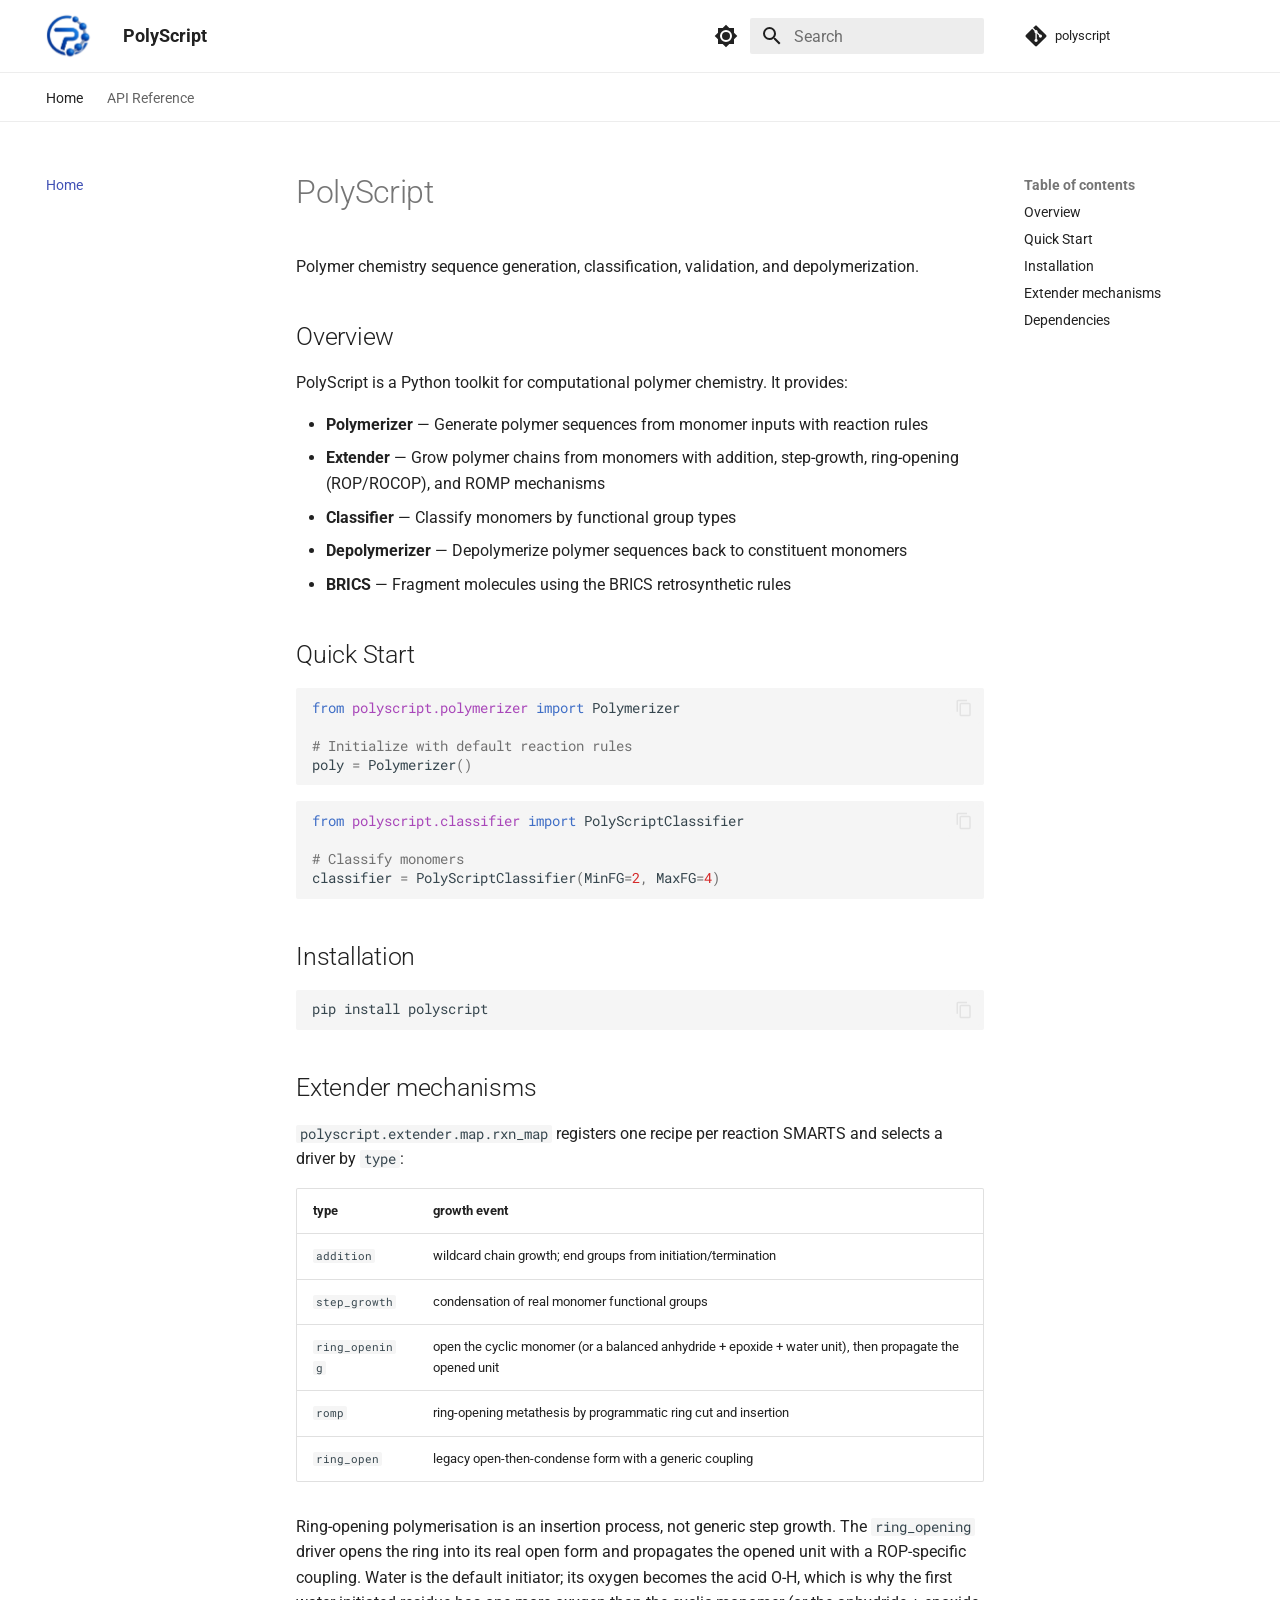
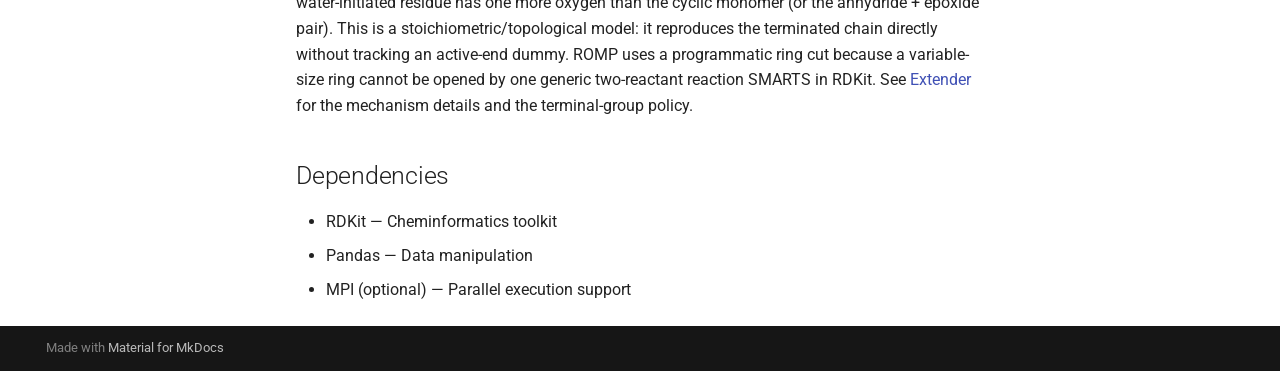
<file: index.html>
<!doctype html>
<html lang="en" class="no-js">
  <head>
    
      <meta charset="utf-8">
      <meta name="viewport" content="width=device-width,initial-scale=1">
      
        <meta name="description" content="An optimized virtual polymerization framework that utilizes a custom polymer representation to induce better programmability for the chain formation.">
      
      
        <meta name="author" content="PolyScript Contributors">
      
      
      
      
        <link rel="next" href="api/extender/">
      
      
        
      
      
      <link rel="icon" href="assets/logo.png">
      <meta name="generator" content="mkdocs-1.6.1, mkdocs-material-9.8.1">
    
    
      
        <title>PolyScript</title>
      
    
    
      <link rel="stylesheet" href="assets/stylesheets/main.57a0d79d.min.css">
      
        
        <link rel="stylesheet" href="assets/stylesheets/palette.fb2fffe2.min.css">
      
      


    
    
      
    
    
      
        
        
        <link rel="preconnect" href="https://fonts.gstatic.com" crossorigin>
        <link rel="stylesheet" href="https://fonts.googleapis.com/css?family=Roboto:300,300i,400,400i,700,700i%7CRoboto+Mono:400,400i,700,700i&display=fallback">
        <style>:root{--md-text-font:"Roboto";--md-code-font:"Roboto Mono"}</style>
      
    
    
      <link rel="stylesheet" href="assets/_mkdocstrings.css">
    
      <link rel="stylesheet" href="stylesheets/extra.css">
    
    <script>__md_scope=new URL(".",location),__md_hash=e=>[...e].reduce(((e,_)=>(e<<5)-e+_.charCodeAt(0)),0),__md_get=(e,_=localStorage,t=__md_scope)=>JSON.parse(_.getItem(t.pathname+"."+e)),__md_set=(e,_,t=localStorage,a=__md_scope)=>{try{t.setItem(a.pathname+"."+e,JSON.stringify(_))}catch(e){}}</script>
    
      

    
    
  </head>
  
  
    
    
      
    
    
    
    
    <body dir="ltr" data-md-color-scheme="default" data-md-color-primary="white" data-md-color-accent="indigo">
  
    
    <input class="md-toggle" data-md-toggle="drawer" type="checkbox" id="__drawer" autocomplete="off">
    <input class="md-toggle" data-md-toggle="search" type="checkbox" id="__search" autocomplete="off">
    <label class="md-overlay" for="__drawer"></label>
    <div data-md-component="skip">
      
        
        <a href="#polyscript" class="md-skip">
          Skip to content
        </a>
      
    </div>
    <div data-md-component="announce">
      
    </div>
    
    
      

<header class="md-header" data-md-component="header">
  <nav class="md-header__inner md-grid" aria-label="Header">
    <a href="." title="PolyScript" class="md-header__button md-logo" aria-label="PolyScript" data-md-component="logo">
      
  <img src="assets/logo.png" alt="logo">

    </a>
    <label class="md-header__button md-icon" for="__drawer">
      
      <svg xmlns="http://www.w3.org/2000/svg" viewBox="0 0 24 24"><path d="M3 6h18v2H3zm0 5h18v2H3zm0 5h18v2H3z"/></svg>
    </label>
    <div class="md-header__title" data-md-component="header-title">
      <div class="md-header__ellipsis">
        <div class="md-header__topic">
          <span class="md-ellipsis">
            PolyScript
          </span>
        </div>
        <div class="md-header__topic" data-md-component="header-topic">
          <span class="md-ellipsis">
            
              Home
            
          </span>
        </div>
      </div>
    </div>
    
      
        <form class="md-header__option" data-md-component="palette">
  
    
    
    
    <input class="md-option" data-md-color-media="" data-md-color-scheme="default" data-md-color-primary="white" data-md-color-accent="indigo"  aria-label="Switch to dark mode"  type="radio" name="__palette" id="__palette_0">
    
      <label class="md-header__button md-icon" title="Switch to dark mode" for="__palette_1" hidden>
        <svg xmlns="http://www.w3.org/2000/svg" viewBox="0 0 24 24"><path d="M12 8a4 4 0 0 0-4 4 4 4 0 0 0 4 4 4 4 0 0 0 4-4 4 4 0 0 0-4-4m0 10a6 6 0 0 1-6-6 6 6 0 0 1 6-6 6 6 0 0 1 6 6 6 6 0 0 1-6 6m8-9.31V4h-4.69L12 .69 8.69 4H4v4.69L.69 12 4 15.31V20h4.69L12 23.31 15.31 20H20v-4.69L23.31 12z"/></svg>
      </label>
    
  
    
    
    
    <input class="md-option" data-md-color-media="" data-md-color-scheme="slate" data-md-color-primary="black" data-md-color-accent="indigo"  aria-label="Switch to light mode"  type="radio" name="__palette" id="__palette_1">
    
      <label class="md-header__button md-icon" title="Switch to light mode" for="__palette_0" hidden>
        <svg xmlns="http://www.w3.org/2000/svg" viewBox="0 0 24 24"><path d="M12 18c-.89 0-1.74-.2-2.5-.55C11.56 16.5 13 14.42 13 12s-1.44-4.5-3.5-5.45C10.26 6.2 11.11 6 12 6a6 6 0 0 1 6 6 6 6 0 0 1-6 6m8-9.31V4h-4.69L12 .69 8.69 4H4v4.69L.69 12 4 15.31V20h4.69L12 23.31 15.31 20H20v-4.69L23.31 12z"/></svg>
      </label>
    
  
</form>
      
    
    
      <script>var palette=__md_get("__palette");if(palette&&palette.color){if("(prefers-color-scheme)"===palette.color.media){var media=matchMedia("(prefers-color-scheme: light)"),input=document.querySelector(media.matches?"[data-md-color-media='(prefers-color-scheme: light)']":"[data-md-color-media='(prefers-color-scheme: dark)']");palette.color.media=input.getAttribute("data-md-color-media"),palette.color.scheme=input.getAttribute("data-md-color-scheme"),palette.color.primary=input.getAttribute("data-md-color-primary"),palette.color.accent=input.getAttribute("data-md-color-accent")}for(var[key,value]of Object.entries(palette.color))document.body.setAttribute("data-md-color-"+key,value)}</script>
    
    
    
      
      
        <label class="md-header__button md-icon" for="__search">
          
          <svg xmlns="http://www.w3.org/2000/svg" viewBox="0 0 24 24"><path d="M9.5 3A6.5 6.5 0 0 1 16 9.5c0 1.61-.59 3.09-1.56 4.23l.27.27h.79l5 5-1.5 1.5-5-5v-.79l-.27-.27A6.52 6.52 0 0 1 9.5 16 6.5 6.5 0 0 1 3 9.5 6.5 6.5 0 0 1 9.5 3m0 2C7 5 5 7 5 9.5S7 14 9.5 14 14 12 14 9.5 12 5 9.5 5"/></svg>
        </label>
        <div class="md-search" data-md-component="search" role="dialog">
  <label class="md-search__overlay" for="__search"></label>
  <div class="md-search__inner" role="search">
    <form class="md-search__form" name="search">
      <input type="text" class="md-search__input" name="query" aria-label="Search" placeholder="Search" autocapitalize="off" autocorrect="off" autocomplete="off" spellcheck="false" data-md-component="search-query" required>
      <label class="md-search__icon md-icon" for="__search">
        
        <svg xmlns="http://www.w3.org/2000/svg" viewBox="0 0 24 24"><path d="M9.5 3A6.5 6.5 0 0 1 16 9.5c0 1.61-.59 3.09-1.56 4.23l.27.27h.79l5 5-1.5 1.5-5-5v-.79l-.27-.27A6.52 6.52 0 0 1 9.5 16 6.5 6.5 0 0 1 3 9.5 6.5 6.5 0 0 1 9.5 3m0 2C7 5 5 7 5 9.5S7 14 9.5 14 14 12 14 9.5 12 5 9.5 5"/></svg>
        
        <svg xmlns="http://www.w3.org/2000/svg" viewBox="0 0 24 24"><path d="M20 11v2H8l5.5 5.5-1.42 1.42L4.16 12l7.92-7.92L13.5 5.5 8 11z"/></svg>
      </label>
      <nav class="md-search__options" aria-label="Search">
        
        <button type="reset" class="md-search__icon md-icon" title="Clear" aria-label="Clear" tabindex="-1">
          
          <svg xmlns="http://www.w3.org/2000/svg" viewBox="0 0 24 24"><path d="M19 6.41 17.59 5 12 10.59 6.41 5 5 6.41 10.59 12 5 17.59 6.41 19 12 13.41 17.59 19 19 17.59 13.41 12z"/></svg>
        </button>
      </nav>
      
        <div class="md-search__suggest" data-md-component="search-suggest"></div>
      
    </form>
    <div class="md-search__output">
      <div class="md-search__scrollwrap" tabindex="0" data-md-scrollfix>
        <div class="md-search-result" data-md-component="search-result">
          <div class="md-search-result__meta">
            Initializing search
          </div>
          <ol class="md-search-result__list" role="presentation"></ol>
        </div>
      </div>
    </div>
  </div>
</div>
      
    
    
      <div class="md-header__source">
        <a href="https://github.com/user/polyscript" title="Go to repository" class="md-source" data-md-component="source">
  <div class="md-source__icon md-icon">
    
    <svg xmlns="http://www.w3.org/2000/svg" viewBox="0 0 448 512"><!--! Font Awesome Free 7.1.0 by @fontawesome - https://fontawesome.com License - https://fontawesome.com/license/free (Icons: CC BY 4.0, Fonts: SIL OFL 1.1, Code: MIT License) Copyright 2025 Fonticons, Inc.--><path d="M439.6 236.1 244 40.5c-5.4-5.5-12.8-8.5-20.4-8.5s-15 3-20.4 8.4L162.5 81l51.5 51.5c27.1-9.1 52.7 16.8 43.4 43.7l49.7 49.7c34.2-11.8 61.2 31 35.5 56.7-26.5 26.5-70.2-2.9-56-37.3L240.3 199v121.9c25.3 12.5 22.3 41.8 9.1 55-6.4 6.4-15.2 10.1-24.3 10.1s-17.8-3.6-24.3-10.1c-17.6-17.6-11.1-46.9 11.2-56v-123c-20.8-8.5-24.6-30.7-18.6-45L142.6 101 8.5 235.1C3 240.6 0 247.9 0 255.5s3 15 8.5 20.4l195.6 195.7c5.4 5.4 12.7 8.4 20.4 8.4s15-3 20.4-8.4l194.7-194.7c5.4-5.4 8.4-12.8 8.4-20.4s-3-15-8.4-20.4"/></svg>
  </div>
  <div class="md-source__repository">
    polyscript
  </div>
</a>
      </div>
    
  </nav>
  
</header>
    
    <div class="md-container" data-md-component="container">
      
      
        
          
            
<nav class="md-tabs" aria-label="Tabs" data-md-component="tabs">
  <div class="md-grid">
    <ul class="md-tabs__list">
      
        
  
  
  
    
  
  
    <li class="md-tabs__item md-tabs__item--active">
      <a href="." class="md-tabs__link">
        
  
  
    
  
  Home

      </a>
    </li>
  

      
        
  
  
  
  
    
    
      <li class="md-tabs__item">
        <a href="api/extender/" class="md-tabs__link">
          
  
  
    
  
  API Reference

        </a>
      </li>
    
  

      
    </ul>
  </div>
</nav>
          
        
      
      <main class="md-main" data-md-component="main">
        <div class="md-main__inner md-grid">
          
            
              
              <div class="md-sidebar md-sidebar--primary" data-md-component="sidebar" data-md-type="navigation" >
                <div class="md-sidebar__scrollwrap">
                  <div class="md-sidebar__inner">
                    


  


<nav class="md-nav md-nav--primary md-nav--lifted" aria-label="Navigation" data-md-level="0">
  <label class="md-nav__title" for="__drawer">
    <a href="." title="PolyScript" class="md-nav__button md-logo" aria-label="PolyScript" data-md-component="logo">
      
  <img src="assets/logo.png" alt="logo">

    </a>
    PolyScript
  </label>
  
    <div class="md-nav__source">
      <a href="https://github.com/user/polyscript" title="Go to repository" class="md-source" data-md-component="source">
  <div class="md-source__icon md-icon">
    
    <svg xmlns="http://www.w3.org/2000/svg" viewBox="0 0 448 512"><!--! Font Awesome Free 7.1.0 by @fontawesome - https://fontawesome.com License - https://fontawesome.com/license/free (Icons: CC BY 4.0, Fonts: SIL OFL 1.1, Code: MIT License) Copyright 2025 Fonticons, Inc.--><path d="M439.6 236.1 244 40.5c-5.4-5.5-12.8-8.5-20.4-8.5s-15 3-20.4 8.4L162.5 81l51.5 51.5c27.1-9.1 52.7 16.8 43.4 43.7l49.7 49.7c34.2-11.8 61.2 31 35.5 56.7-26.5 26.5-70.2-2.9-56-37.3L240.3 199v121.9c25.3 12.5 22.3 41.8 9.1 55-6.4 6.4-15.2 10.1-24.3 10.1s-17.8-3.6-24.3-10.1c-17.6-17.6-11.1-46.9 11.2-56v-123c-20.8-8.5-24.6-30.7-18.6-45L142.6 101 8.5 235.1C3 240.6 0 247.9 0 255.5s3 15 8.5 20.4l195.6 195.7c5.4 5.4 12.7 8.4 20.4 8.4s15-3 20.4-8.4l194.7-194.7c5.4-5.4 8.4-12.8 8.4-20.4s-3-15-8.4-20.4"/></svg>
  </div>
  <div class="md-source__repository">
    polyscript
  </div>
</a>
    </div>
  
  <ul class="md-nav__list" data-md-scrollfix>
    
      
      
  
  
    
  
  
  
    <li class="md-nav__item md-nav__item--active">
      
      <input class="md-nav__toggle md-toggle" type="checkbox" id="__toc">
      
      
        
      
      
        <label class="md-nav__link md-nav__link--active" for="__toc">
          
  
  
  <span class="md-ellipsis">
    
  
    Home
  

    
  </span>
  
  

          <span class="md-nav__icon md-icon"></span>
        </label>
      
      <a href="." class="md-nav__link md-nav__link--active">
        
  
  
  <span class="md-ellipsis">
    
  
    Home
  

    
  </span>
  
  

      </a>
      
        

<nav class="md-nav md-nav--secondary" aria-label="Table of contents">
  
  
  
    
  
  
    <label class="md-nav__title" for="__toc">
      <span class="md-nav__icon md-icon"></span>
      Table of contents
    </label>
    <ul class="md-nav__list" data-md-component="toc" data-md-scrollfix>
      
        <li class="md-nav__item">
  <a href="#overview" class="md-nav__link">
    <span class="md-ellipsis">
      
        Overview
      
    </span>
  </a>
  
</li>
      
        <li class="md-nav__item">
  <a href="#quick-start" class="md-nav__link">
    <span class="md-ellipsis">
      
        Quick Start
      
    </span>
  </a>
  
</li>
      
        <li class="md-nav__item">
  <a href="#installation" class="md-nav__link">
    <span class="md-ellipsis">
      
        Installation
      
    </span>
  </a>
  
</li>
      
        <li class="md-nav__item">
  <a href="#extender-mechanisms" class="md-nav__link">
    <span class="md-ellipsis">
      
        Extender mechanisms
      
    </span>
  </a>
  
</li>
      
        <li class="md-nav__item">
  <a href="#dependencies" class="md-nav__link">
    <span class="md-ellipsis">
      
        Dependencies
      
    </span>
  </a>
  
</li>
      
    </ul>
  
</nav>
      
    </li>
  

    
      
      
  
  
  
  
    
    
      
        
      
        
      
        
      
        
      
        
      
        
      
    
    
    
      
      
        
      
    
    
    <li class="md-nav__item md-nav__item--nested">
      
        
        
          
        
        <input class="md-nav__toggle md-toggle md-toggle--indeterminate" type="checkbox" id="__nav_2" >
        
          
          <label class="md-nav__link" for="__nav_2" id="__nav_2_label" tabindex="0">
            
  
  
  <span class="md-ellipsis">
    
  
    API Reference
  

    
  </span>
  
  

            <span class="md-nav__icon md-icon"></span>
          </label>
        
        <nav class="md-nav" data-md-level="1" aria-labelledby="__nav_2_label" aria-expanded="false">
          <label class="md-nav__title" for="__nav_2">
            <span class="md-nav__icon md-icon"></span>
            
  
    API Reference
  

          </label>
          <ul class="md-nav__list" data-md-scrollfix>
            
              
                
  
  
  
  
    <li class="md-nav__item">
      <a href="api/extender/" class="md-nav__link">
        
  
  
  <span class="md-ellipsis">
    
  
    extender
  

    
  </span>
  
  

      </a>
    </li>
  

              
            
              
                
  
  
  
  
    <li class="md-nav__item">
      <a href="api/polymerizer/" class="md-nav__link">
        
  
  
  <span class="md-ellipsis">
    
  
    polymerizer
  

    
  </span>
  
  

      </a>
    </li>
  

              
            
              
                
  
  
  
  
    <li class="md-nav__item">
      <a href="api/classifier/" class="md-nav__link">
        
  
  
  <span class="md-ellipsis">
    
  
    classifier
  

    
  </span>
  
  

      </a>
    </li>
  

              
            
              
                
  
  
  
  
    <li class="md-nav__item">
      <a href="api/depolymerizer/" class="md-nav__link">
        
  
  
  <span class="md-ellipsis">
    
  
    depolymerizer
  

    
  </span>
  
  

      </a>
    </li>
  

              
            
              
                
  
  
  
  
    <li class="md-nav__item">
      <a href="api/brics/" class="md-nav__link">
        
  
  
  <span class="md-ellipsis">
    
  
    brics
  

    
  </span>
  
  

      </a>
    </li>
  

              
            
              
                
  
  
  
  
    <li class="md-nav__item">
      <a href="api/utils/" class="md-nav__link">
        
  
  
  <span class="md-ellipsis">
    
  
    utils
  

    
  </span>
  
  

      </a>
    </li>
  

              
            
          </ul>
        </nav>
      
    </li>
  

    
  </ul>
</nav>
                  </div>
                </div>
              </div>
            
            
              
              <div class="md-sidebar md-sidebar--secondary" data-md-component="sidebar" data-md-type="toc" >
                <div class="md-sidebar__scrollwrap">
                  <div class="md-sidebar__inner">
                    

<nav class="md-nav md-nav--secondary" aria-label="Table of contents">
  
  
  
    
  
  
    <label class="md-nav__title" for="__toc">
      <span class="md-nav__icon md-icon"></span>
      Table of contents
    </label>
    <ul class="md-nav__list" data-md-component="toc" data-md-scrollfix>
      
        <li class="md-nav__item">
  <a href="#overview" class="md-nav__link">
    <span class="md-ellipsis">
      
        Overview
      
    </span>
  </a>
  
</li>
      
        <li class="md-nav__item">
  <a href="#quick-start" class="md-nav__link">
    <span class="md-ellipsis">
      
        Quick Start
      
    </span>
  </a>
  
</li>
      
        <li class="md-nav__item">
  <a href="#installation" class="md-nav__link">
    <span class="md-ellipsis">
      
        Installation
      
    </span>
  </a>
  
</li>
      
        <li class="md-nav__item">
  <a href="#extender-mechanisms" class="md-nav__link">
    <span class="md-ellipsis">
      
        Extender mechanisms
      
    </span>
  </a>
  
</li>
      
        <li class="md-nav__item">
  <a href="#dependencies" class="md-nav__link">
    <span class="md-ellipsis">
      
        Dependencies
      
    </span>
  </a>
  
</li>
      
    </ul>
  
</nav>
                  </div>
                </div>
              </div>
            
          
          
            <div class="md-content" data-md-component="content">
              
              <article class="md-content__inner md-typeset">
                
                  


  
  


<h1 id="polyscript">PolyScript</h1>
<p>Polymer chemistry sequence generation, classification, validation, and depolymerization.</p>
<h2 id="overview">Overview</h2>
<p>PolyScript is a Python toolkit for computational polymer chemistry. It provides:</p>
<ul>
<li><strong>Polymerizer</strong> — Generate polymer sequences from monomer inputs with reaction rules</li>
<li><strong>Extender</strong> — Grow polymer chains from monomers with addition, step-growth,
  ring-opening (ROP/ROCOP), and ROMP mechanisms</li>
<li><strong>Classifier</strong> — Classify monomers by functional group types</li>
<li><strong>Depolymerizer</strong> — Depolymerize polymer sequences back to constituent monomers</li>
<li><strong>BRICS</strong> — Fragment molecules using the BRICS retrosynthetic rules</li>
</ul>
<h2 id="quick-start">Quick Start</h2>
<div class="highlight"><pre><span></span><code><a id="__codelineno-0-1" name="__codelineno-0-1" href="#__codelineno-0-1"></a><span class="kn">from</span><span class="w"> </span><span class="nn">polyscript.polymerizer</span><span class="w"> </span><span class="kn">import</span> <span class="n">Polymerizer</span>
<a id="__codelineno-0-2" name="__codelineno-0-2" href="#__codelineno-0-2"></a>
<a id="__codelineno-0-3" name="__codelineno-0-3" href="#__codelineno-0-3"></a><span class="c1"># Initialize with default reaction rules</span>
<a id="__codelineno-0-4" name="__codelineno-0-4" href="#__codelineno-0-4"></a><span class="n">poly</span> <span class="o">=</span> <span class="n">Polymerizer</span><span class="p">()</span>
</code></pre></div>
<div class="highlight"><pre><span></span><code><a id="__codelineno-1-1" name="__codelineno-1-1" href="#__codelineno-1-1"></a><span class="kn">from</span><span class="w"> </span><span class="nn">polyscript.classifier</span><span class="w"> </span><span class="kn">import</span> <span class="n">PolyScriptClassifier</span>
<a id="__codelineno-1-2" name="__codelineno-1-2" href="#__codelineno-1-2"></a>
<a id="__codelineno-1-3" name="__codelineno-1-3" href="#__codelineno-1-3"></a><span class="c1"># Classify monomers</span>
<a id="__codelineno-1-4" name="__codelineno-1-4" href="#__codelineno-1-4"></a><span class="n">classifier</span> <span class="o">=</span> <span class="n">PolyScriptClassifier</span><span class="p">(</span><span class="n">MinFG</span><span class="o">=</span><span class="mi">2</span><span class="p">,</span> <span class="n">MaxFG</span><span class="o">=</span><span class="mi">4</span><span class="p">)</span>
</code></pre></div>
<h2 id="installation">Installation</h2>
<div class="highlight"><pre><span></span><code><a id="__codelineno-2-1" name="__codelineno-2-1" href="#__codelineno-2-1"></a>pip<span class="w"> </span>install<span class="w"> </span>polyscript
</code></pre></div>
<h2 id="extender-mechanisms">Extender mechanisms</h2>
<p><code>polyscript.extender.map.rxn_map</code> registers one recipe per reaction SMARTS and
selects a driver by <code>type</code>:</p>
<table>
<thead>
<tr>
<th>type</th>
<th>growth event</th>
</tr>
</thead>
<tbody>
<tr>
<td><code>addition</code></td>
<td>wildcard chain growth; end groups from initiation/termination</td>
</tr>
<tr>
<td><code>step_growth</code></td>
<td>condensation of real monomer functional groups</td>
</tr>
<tr>
<td><code>ring_opening</code></td>
<td>open the cyclic monomer (or a balanced anhydride + epoxide + water unit), then propagate the opened unit</td>
</tr>
<tr>
<td><code>romp</code></td>
<td>ring-opening metathesis by programmatic ring cut and insertion</td>
</tr>
<tr>
<td><code>ring_open</code></td>
<td>legacy open-then-condense form with a generic coupling</td>
</tr>
</tbody>
</table>
<p>Ring-opening polymerisation is an insertion process, not generic step growth.
The <code>ring_opening</code> driver opens the ring into its real open form and propagates
the opened unit with a ROP-specific coupling.  Water is the default initiator;
its oxygen becomes the acid O-H, which is why the first water-initiated residue
has one more oxygen than the cyclic monomer (or the anhydride + epoxide pair).
This is a stoichiometric/topological model: it reproduces the terminated chain
directly without tracking an active-end dummy.  ROMP uses a programmatic ring
cut because a variable-size ring cannot be opened by one generic two-reactant
reaction SMARTS in RDKit. See <a href="api/extender/">Extender</a> for the mechanism
details and the terminal-group policy.</p>
<h2 id="dependencies">Dependencies</h2>
<ul>
<li>RDKit — Cheminformatics toolkit</li>
<li>Pandas — Data manipulation</li>
<li>MPI (optional) — Parallel execution support</li>
</ul>












                
              </article>
            </div>
          
          
<script>var target=document.getElementById(location.hash.slice(1));target&&target.name&&(target.checked=target.name.startsWith("__tabbed_"))</script>
        </div>
        
      </main>
      
        <footer class="md-footer">
  
  <div class="md-footer-meta md-typeset">
    <div class="md-footer-meta__inner md-grid">
      <div class="md-copyright">
  
  
    Made with
    <a href="https://squidfunk.github.io/mkdocs-material/" target="_blank" rel="noopener">
      Material for MkDocs
    </a>
  
</div>
      
    </div>
  </div>
</footer>
      
    </div>
    <div class="md-dialog" data-md-component="dialog">
      <div class="md-dialog__inner md-typeset"></div>
    </div>
    
    
    
      
      
      <script id="__config" type="application/json">{"annotate": null, "base": ".", "features": ["navigation.instant", "navigation.tracking", "navigation.tabs", "navigation.sections", "navigation.expand", "navigation.indexes", "toc.follow", "search.suggest", "search.highlight", "content.code.copy", "content.code.annotate"], "search": "assets/javascripts/workers/search.a7633da7.min.js", "tags": null, "translations": {"clipboard.copied": "Copied to clipboard", "clipboard.copy": "Copy to clipboard", "search.result.more.one": "1 more on this page", "search.result.more.other": "# more on this page", "search.result.none": "No matching documents", "search.result.one": "1 matching document", "search.result.other": "# matching documents", "search.result.placeholder": "Type to start searching", "search.result.term.missing": "Missing", "select.version": "Select version"}, "version": null}</script>
    
    
      <script src="assets/javascripts/bundle.a5f9d56c.min.js"></script>
      
    
  </body>
</html>
</file>
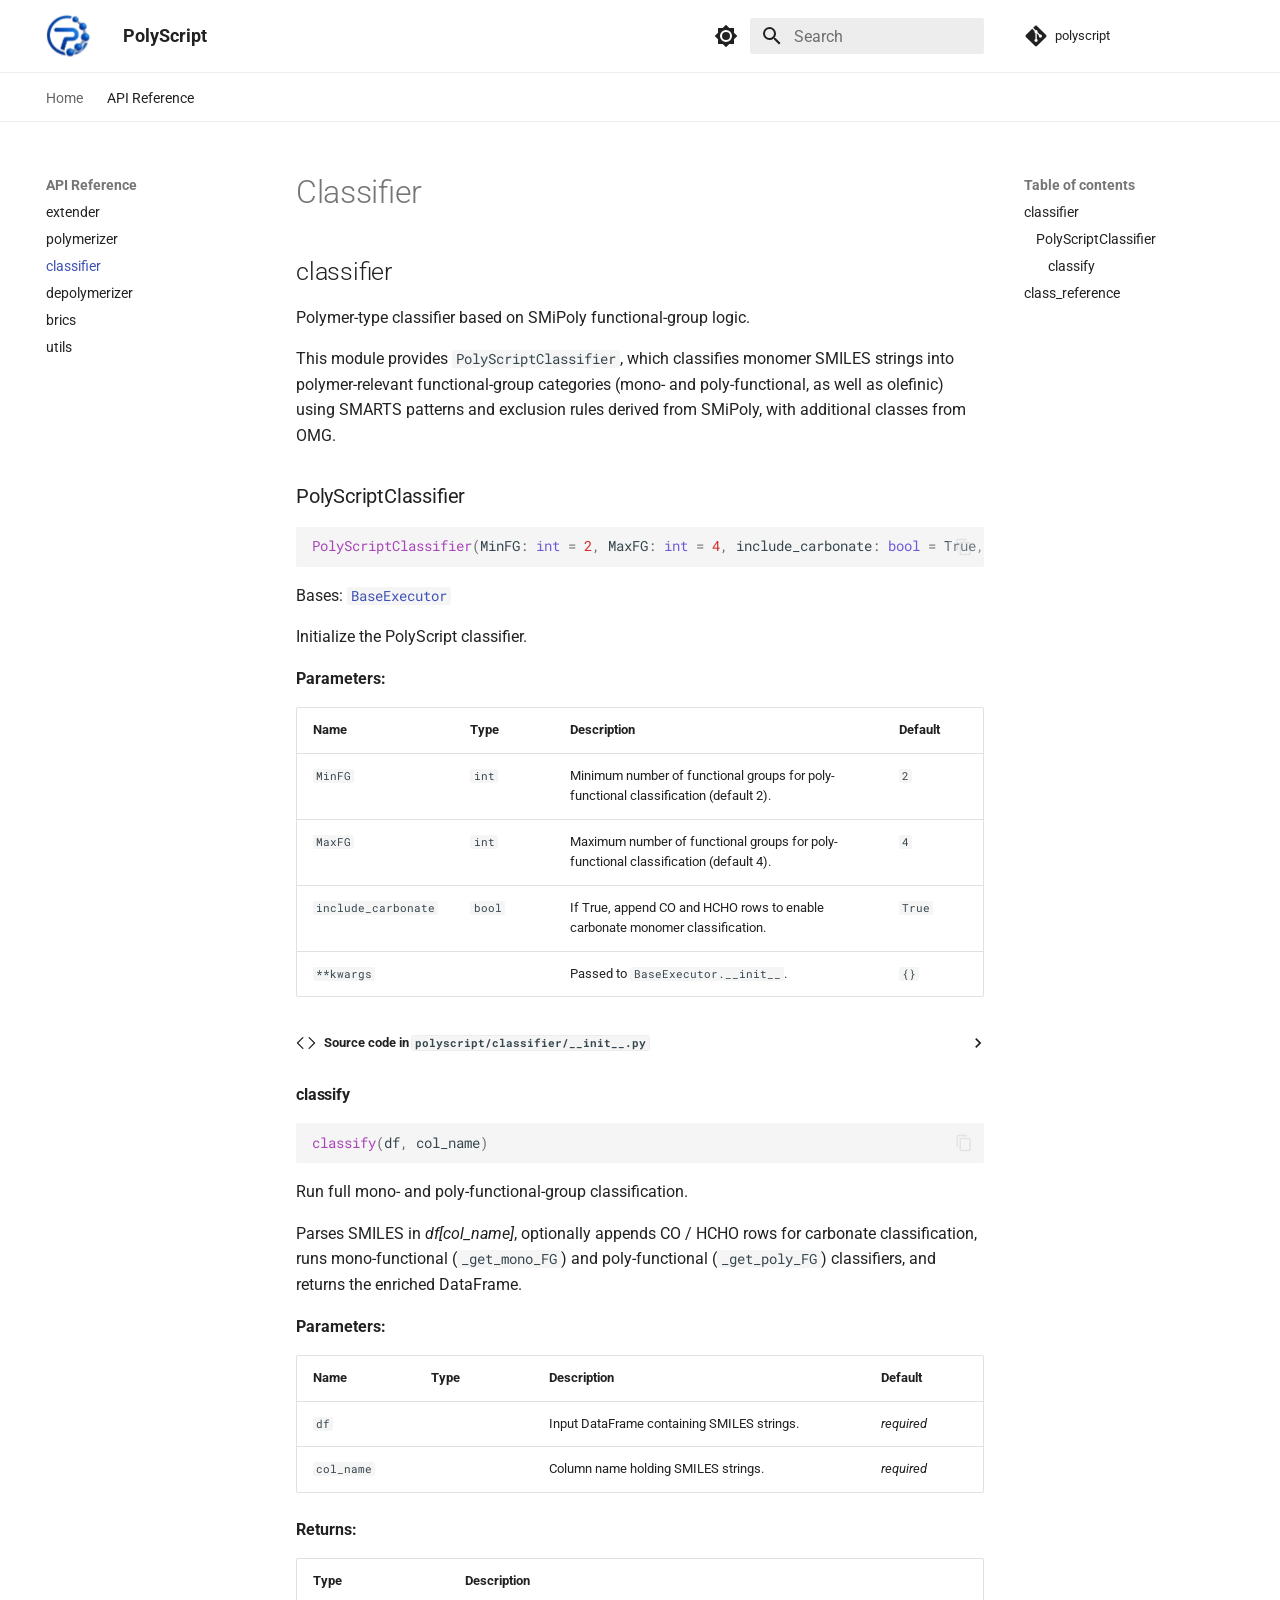
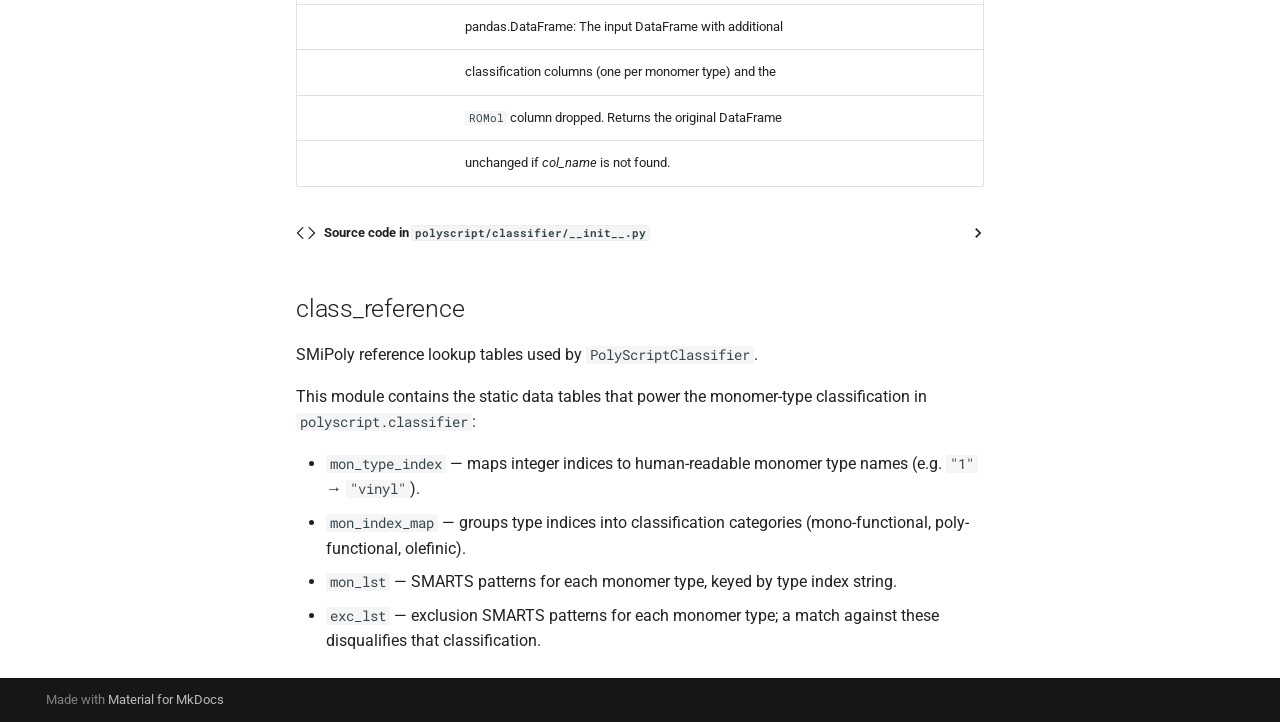
<file: api/classifier/index.html>
<!doctype html>
<html lang="en" class="no-js">
  <head>
    
      <meta charset="utf-8">
      <meta name="viewport" content="width=device-width,initial-scale=1">
      
        <meta name="description" content="An optimized virtual polymerization framework that utilizes a custom polymer representation to induce better programmability for the chain formation.">
      
      
        <meta name="author" content="PolyScript Contributors">
      
      
      
        <link rel="prev" href="../polymerizer/">
      
      
        <link rel="next" href="../depolymerizer/">
      
      
        
      
      
      <link rel="icon" href="../../assets/logo.png">
      <meta name="generator" content="mkdocs-1.6.1, mkdocs-material-9.8.1">
    
    
      
        <title>classifier - PolyScript</title>
      
    
    
      <link rel="stylesheet" href="../../assets/stylesheets/main.57a0d79d.min.css">
      
        
        <link rel="stylesheet" href="../../assets/stylesheets/palette.fb2fffe2.min.css">
      
      


    
    
      
    
    
      
        
        
        <link rel="preconnect" href="https://fonts.gstatic.com" crossorigin>
        <link rel="stylesheet" href="https://fonts.googleapis.com/css?family=Roboto:300,300i,400,400i,700,700i%7CRoboto+Mono:400,400i,700,700i&display=fallback">
        <style>:root{--md-text-font:"Roboto";--md-code-font:"Roboto Mono"}</style>
      
    
    
      <link rel="stylesheet" href="../../assets/_mkdocstrings.css">
    
      <link rel="stylesheet" href="../../stylesheets/extra.css">
    
    <script>__md_scope=new URL("../..",location),__md_hash=e=>[...e].reduce(((e,_)=>(e<<5)-e+_.charCodeAt(0)),0),__md_get=(e,_=localStorage,t=__md_scope)=>JSON.parse(_.getItem(t.pathname+"."+e)),__md_set=(e,_,t=localStorage,a=__md_scope)=>{try{t.setItem(a.pathname+"."+e,JSON.stringify(_))}catch(e){}}</script>
    
      

    
    
  </head>
  
  
    
    
      
    
    
    
    
    <body dir="ltr" data-md-color-scheme="default" data-md-color-primary="white" data-md-color-accent="indigo">
  
    
    <input class="md-toggle" data-md-toggle="drawer" type="checkbox" id="__drawer" autocomplete="off">
    <input class="md-toggle" data-md-toggle="search" type="checkbox" id="__search" autocomplete="off">
    <label class="md-overlay" for="__drawer"></label>
    <div data-md-component="skip">
      
        
        <a href="#classifier" class="md-skip">
          Skip to content
        </a>
      
    </div>
    <div data-md-component="announce">
      
    </div>
    
    
      

<header class="md-header" data-md-component="header">
  <nav class="md-header__inner md-grid" aria-label="Header">
    <a href="../.." title="PolyScript" class="md-header__button md-logo" aria-label="PolyScript" data-md-component="logo">
      
  <img src="../../assets/logo.png" alt="logo">

    </a>
    <label class="md-header__button md-icon" for="__drawer">
      
      <svg xmlns="http://www.w3.org/2000/svg" viewBox="0 0 24 24"><path d="M3 6h18v2H3zm0 5h18v2H3zm0 5h18v2H3z"/></svg>
    </label>
    <div class="md-header__title" data-md-component="header-title">
      <div class="md-header__ellipsis">
        <div class="md-header__topic">
          <span class="md-ellipsis">
            PolyScript
          </span>
        </div>
        <div class="md-header__topic" data-md-component="header-topic">
          <span class="md-ellipsis">
            
              classifier
            
          </span>
        </div>
      </div>
    </div>
    
      
        <form class="md-header__option" data-md-component="palette">
  
    
    
    
    <input class="md-option" data-md-color-media="" data-md-color-scheme="default" data-md-color-primary="white" data-md-color-accent="indigo"  aria-label="Switch to dark mode"  type="radio" name="__palette" id="__palette_0">
    
      <label class="md-header__button md-icon" title="Switch to dark mode" for="__palette_1" hidden>
        <svg xmlns="http://www.w3.org/2000/svg" viewBox="0 0 24 24"><path d="M12 8a4 4 0 0 0-4 4 4 4 0 0 0 4 4 4 4 0 0 0 4-4 4 4 0 0 0-4-4m0 10a6 6 0 0 1-6-6 6 6 0 0 1 6-6 6 6 0 0 1 6 6 6 6 0 0 1-6 6m8-9.31V4h-4.69L12 .69 8.69 4H4v4.69L.69 12 4 15.31V20h4.69L12 23.31 15.31 20H20v-4.69L23.31 12z"/></svg>
      </label>
    
  
    
    
    
    <input class="md-option" data-md-color-media="" data-md-color-scheme="slate" data-md-color-primary="black" data-md-color-accent="indigo"  aria-label="Switch to light mode"  type="radio" name="__palette" id="__palette_1">
    
      <label class="md-header__button md-icon" title="Switch to light mode" for="__palette_0" hidden>
        <svg xmlns="http://www.w3.org/2000/svg" viewBox="0 0 24 24"><path d="M12 18c-.89 0-1.74-.2-2.5-.55C11.56 16.5 13 14.42 13 12s-1.44-4.5-3.5-5.45C10.26 6.2 11.11 6 12 6a6 6 0 0 1 6 6 6 6 0 0 1-6 6m8-9.31V4h-4.69L12 .69 8.69 4H4v4.69L.69 12 4 15.31V20h4.69L12 23.31 15.31 20H20v-4.69L23.31 12z"/></svg>
      </label>
    
  
</form>
      
    
    
      <script>var palette=__md_get("__palette");if(palette&&palette.color){if("(prefers-color-scheme)"===palette.color.media){var media=matchMedia("(prefers-color-scheme: light)"),input=document.querySelector(media.matches?"[data-md-color-media='(prefers-color-scheme: light)']":"[data-md-color-media='(prefers-color-scheme: dark)']");palette.color.media=input.getAttribute("data-md-color-media"),palette.color.scheme=input.getAttribute("data-md-color-scheme"),palette.color.primary=input.getAttribute("data-md-color-primary"),palette.color.accent=input.getAttribute("data-md-color-accent")}for(var[key,value]of Object.entries(palette.color))document.body.setAttribute("data-md-color-"+key,value)}</script>
    
    
    
      
      
        <label class="md-header__button md-icon" for="__search">
          
          <svg xmlns="http://www.w3.org/2000/svg" viewBox="0 0 24 24"><path d="M9.5 3A6.5 6.5 0 0 1 16 9.5c0 1.61-.59 3.09-1.56 4.23l.27.27h.79l5 5-1.5 1.5-5-5v-.79l-.27-.27A6.52 6.52 0 0 1 9.5 16 6.5 6.5 0 0 1 3 9.5 6.5 6.5 0 0 1 9.5 3m0 2C7 5 5 7 5 9.5S7 14 9.5 14 14 12 14 9.5 12 5 9.5 5"/></svg>
        </label>
        <div class="md-search" data-md-component="search" role="dialog">
  <label class="md-search__overlay" for="__search"></label>
  <div class="md-search__inner" role="search">
    <form class="md-search__form" name="search">
      <input type="text" class="md-search__input" name="query" aria-label="Search" placeholder="Search" autocapitalize="off" autocorrect="off" autocomplete="off" spellcheck="false" data-md-component="search-query" required>
      <label class="md-search__icon md-icon" for="__search">
        
        <svg xmlns="http://www.w3.org/2000/svg" viewBox="0 0 24 24"><path d="M9.5 3A6.5 6.5 0 0 1 16 9.5c0 1.61-.59 3.09-1.56 4.23l.27.27h.79l5 5-1.5 1.5-5-5v-.79l-.27-.27A6.52 6.52 0 0 1 9.5 16 6.5 6.5 0 0 1 3 9.5 6.5 6.5 0 0 1 9.5 3m0 2C7 5 5 7 5 9.5S7 14 9.5 14 14 12 14 9.5 12 5 9.5 5"/></svg>
        
        <svg xmlns="http://www.w3.org/2000/svg" viewBox="0 0 24 24"><path d="M20 11v2H8l5.5 5.5-1.42 1.42L4.16 12l7.92-7.92L13.5 5.5 8 11z"/></svg>
      </label>
      <nav class="md-search__options" aria-label="Search">
        
        <button type="reset" class="md-search__icon md-icon" title="Clear" aria-label="Clear" tabindex="-1">
          
          <svg xmlns="http://www.w3.org/2000/svg" viewBox="0 0 24 24"><path d="M19 6.41 17.59 5 12 10.59 6.41 5 5 6.41 10.59 12 5 17.59 6.41 19 12 13.41 17.59 19 19 17.59 13.41 12z"/></svg>
        </button>
      </nav>
      
        <div class="md-search__suggest" data-md-component="search-suggest"></div>
      
    </form>
    <div class="md-search__output">
      <div class="md-search__scrollwrap" tabindex="0" data-md-scrollfix>
        <div class="md-search-result" data-md-component="search-result">
          <div class="md-search-result__meta">
            Initializing search
          </div>
          <ol class="md-search-result__list" role="presentation"></ol>
        </div>
      </div>
    </div>
  </div>
</div>
      
    
    
      <div class="md-header__source">
        <a href="https://github.com/user/polyscript" title="Go to repository" class="md-source" data-md-component="source">
  <div class="md-source__icon md-icon">
    
    <svg xmlns="http://www.w3.org/2000/svg" viewBox="0 0 448 512"><!--! Font Awesome Free 7.1.0 by @fontawesome - https://fontawesome.com License - https://fontawesome.com/license/free (Icons: CC BY 4.0, Fonts: SIL OFL 1.1, Code: MIT License) Copyright 2025 Fonticons, Inc.--><path d="M439.6 236.1 244 40.5c-5.4-5.5-12.8-8.5-20.4-8.5s-15 3-20.4 8.4L162.5 81l51.5 51.5c27.1-9.1 52.7 16.8 43.4 43.7l49.7 49.7c34.2-11.8 61.2 31 35.5 56.7-26.5 26.5-70.2-2.9-56-37.3L240.3 199v121.9c25.3 12.5 22.3 41.8 9.1 55-6.4 6.4-15.2 10.1-24.3 10.1s-17.8-3.6-24.3-10.1c-17.6-17.6-11.1-46.9 11.2-56v-123c-20.8-8.5-24.6-30.7-18.6-45L142.6 101 8.5 235.1C3 240.6 0 247.9 0 255.5s3 15 8.5 20.4l195.6 195.7c5.4 5.4 12.7 8.4 20.4 8.4s15-3 20.4-8.4l194.7-194.7c5.4-5.4 8.4-12.8 8.4-20.4s-3-15-8.4-20.4"/></svg>
  </div>
  <div class="md-source__repository">
    polyscript
  </div>
</a>
      </div>
    
  </nav>
  
</header>
    
    <div class="md-container" data-md-component="container">
      
      
        
          
            
<nav class="md-tabs" aria-label="Tabs" data-md-component="tabs">
  <div class="md-grid">
    <ul class="md-tabs__list">
      
        
  
  
  
  
    <li class="md-tabs__item">
      <a href="../.." class="md-tabs__link">
        
  
  
    
  
  Home

      </a>
    </li>
  

      
        
  
  
  
    
  
  
    
    
      <li class="md-tabs__item md-tabs__item--active">
        <a href="../extender/" class="md-tabs__link">
          
  
  
    
  
  API Reference

        </a>
      </li>
    
  

      
    </ul>
  </div>
</nav>
          
        
      
      <main class="md-main" data-md-component="main">
        <div class="md-main__inner md-grid">
          
            
              
              <div class="md-sidebar md-sidebar--primary" data-md-component="sidebar" data-md-type="navigation" >
                <div class="md-sidebar__scrollwrap">
                  <div class="md-sidebar__inner">
                    


  


<nav class="md-nav md-nav--primary md-nav--lifted" aria-label="Navigation" data-md-level="0">
  <label class="md-nav__title" for="__drawer">
    <a href="../.." title="PolyScript" class="md-nav__button md-logo" aria-label="PolyScript" data-md-component="logo">
      
  <img src="../../assets/logo.png" alt="logo">

    </a>
    PolyScript
  </label>
  
    <div class="md-nav__source">
      <a href="https://github.com/user/polyscript" title="Go to repository" class="md-source" data-md-component="source">
  <div class="md-source__icon md-icon">
    
    <svg xmlns="http://www.w3.org/2000/svg" viewBox="0 0 448 512"><!--! Font Awesome Free 7.1.0 by @fontawesome - https://fontawesome.com License - https://fontawesome.com/license/free (Icons: CC BY 4.0, Fonts: SIL OFL 1.1, Code: MIT License) Copyright 2025 Fonticons, Inc.--><path d="M439.6 236.1 244 40.5c-5.4-5.5-12.8-8.5-20.4-8.5s-15 3-20.4 8.4L162.5 81l51.5 51.5c27.1-9.1 52.7 16.8 43.4 43.7l49.7 49.7c34.2-11.8 61.2 31 35.5 56.7-26.5 26.5-70.2-2.9-56-37.3L240.3 199v121.9c25.3 12.5 22.3 41.8 9.1 55-6.4 6.4-15.2 10.1-24.3 10.1s-17.8-3.6-24.3-10.1c-17.6-17.6-11.1-46.9 11.2-56v-123c-20.8-8.5-24.6-30.7-18.6-45L142.6 101 8.5 235.1C3 240.6 0 247.9 0 255.5s3 15 8.5 20.4l195.6 195.7c5.4 5.4 12.7 8.4 20.4 8.4s15-3 20.4-8.4l194.7-194.7c5.4-5.4 8.4-12.8 8.4-20.4s-3-15-8.4-20.4"/></svg>
  </div>
  <div class="md-source__repository">
    polyscript
  </div>
</a>
    </div>
  
  <ul class="md-nav__list" data-md-scrollfix>
    
      
      
  
  
  
  
    <li class="md-nav__item">
      <a href="../.." class="md-nav__link">
        
  
  
  <span class="md-ellipsis">
    
  
    Home
  

    
  </span>
  
  

      </a>
    </li>
  

    
      
      
  
  
    
  
  
  
    
    
      
        
      
        
      
        
      
        
      
        
      
        
      
    
    
    
      
        
        
      
      
        
      
    
    
    <li class="md-nav__item md-nav__item--active md-nav__item--section md-nav__item--nested">
      
        
        
        <input class="md-nav__toggle md-toggle " type="checkbox" id="__nav_2" checked>
        
          
          <label class="md-nav__link" for="__nav_2" id="__nav_2_label" tabindex="">
            
  
  
  <span class="md-ellipsis">
    
  
    API Reference
  

    
  </span>
  
  

            <span class="md-nav__icon md-icon"></span>
          </label>
        
        <nav class="md-nav" data-md-level="1" aria-labelledby="__nav_2_label" aria-expanded="true">
          <label class="md-nav__title" for="__nav_2">
            <span class="md-nav__icon md-icon"></span>
            
  
    API Reference
  

          </label>
          <ul class="md-nav__list" data-md-scrollfix>
            
              
                
  
  
  
  
    <li class="md-nav__item">
      <a href="../extender/" class="md-nav__link">
        
  
  
  <span class="md-ellipsis">
    
  
    extender
  

    
  </span>
  
  

      </a>
    </li>
  

              
            
              
                
  
  
  
  
    <li class="md-nav__item">
      <a href="../polymerizer/" class="md-nav__link">
        
  
  
  <span class="md-ellipsis">
    
  
    polymerizer
  

    
  </span>
  
  

      </a>
    </li>
  

              
            
              
                
  
  
    
  
  
  
    <li class="md-nav__item md-nav__item--active">
      
      <input class="md-nav__toggle md-toggle" type="checkbox" id="__toc">
      
      
        
      
      
        <label class="md-nav__link md-nav__link--active" for="__toc">
          
  
  
  <span class="md-ellipsis">
    
  
    classifier
  

    
  </span>
  
  

          <span class="md-nav__icon md-icon"></span>
        </label>
      
      <a href="./" class="md-nav__link md-nav__link--active">
        
  
  
  <span class="md-ellipsis">
    
  
    classifier
  

    
  </span>
  
  

      </a>
      
        

<nav class="md-nav md-nav--secondary" aria-label="Table of contents">
  
  
  
    
  
  
    <label class="md-nav__title" for="__toc">
      <span class="md-nav__icon md-icon"></span>
      Table of contents
    </label>
    <ul class="md-nav__list" data-md-component="toc" data-md-scrollfix>
      
        <li class="md-nav__item">
  <a href="#polyscript.classifier" class="md-nav__link">
    <span class="md-ellipsis">
      
        classifier
      
    </span>
  </a>
  
    <nav class="md-nav" aria-label="classifier">
      <ul class="md-nav__list">
        
          <li class="md-nav__item">
  <a href="#polyscript.classifier.PolyScriptClassifier" class="md-nav__link">
    <span class="md-ellipsis">
      
        PolyScriptClassifier
      
    </span>
  </a>
  
    <nav class="md-nav" aria-label="PolyScriptClassifier">
      <ul class="md-nav__list">
        
          <li class="md-nav__item">
  <a href="#polyscript.classifier.PolyScriptClassifier.classify" class="md-nav__link">
    <span class="md-ellipsis">
      
        classify
      
    </span>
  </a>
  
</li>
        
      </ul>
    </nav>
  
</li>
        
      </ul>
    </nav>
  
</li>
      
        <li class="md-nav__item">
  <a href="#polyscript.classifier.class_reference" class="md-nav__link">
    <span class="md-ellipsis">
      
        class_reference
      
    </span>
  </a>
  
</li>
      
    </ul>
  
</nav>
      
    </li>
  

              
            
              
                
  
  
  
  
    <li class="md-nav__item">
      <a href="../depolymerizer/" class="md-nav__link">
        
  
  
  <span class="md-ellipsis">
    
  
    depolymerizer
  

    
  </span>
  
  

      </a>
    </li>
  

              
            
              
                
  
  
  
  
    <li class="md-nav__item">
      <a href="../brics/" class="md-nav__link">
        
  
  
  <span class="md-ellipsis">
    
  
    brics
  

    
  </span>
  
  

      </a>
    </li>
  

              
            
              
                
  
  
  
  
    <li class="md-nav__item">
      <a href="../utils/" class="md-nav__link">
        
  
  
  <span class="md-ellipsis">
    
  
    utils
  

    
  </span>
  
  

      </a>
    </li>
  

              
            
          </ul>
        </nav>
      
    </li>
  

    
  </ul>
</nav>
                  </div>
                </div>
              </div>
            
            
              
              <div class="md-sidebar md-sidebar--secondary" data-md-component="sidebar" data-md-type="toc" >
                <div class="md-sidebar__scrollwrap">
                  <div class="md-sidebar__inner">
                    

<nav class="md-nav md-nav--secondary" aria-label="Table of contents">
  
  
  
    
  
  
    <label class="md-nav__title" for="__toc">
      <span class="md-nav__icon md-icon"></span>
      Table of contents
    </label>
    <ul class="md-nav__list" data-md-component="toc" data-md-scrollfix>
      
        <li class="md-nav__item">
  <a href="#polyscript.classifier" class="md-nav__link">
    <span class="md-ellipsis">
      
        classifier
      
    </span>
  </a>
  
    <nav class="md-nav" aria-label="classifier">
      <ul class="md-nav__list">
        
          <li class="md-nav__item">
  <a href="#polyscript.classifier.PolyScriptClassifier" class="md-nav__link">
    <span class="md-ellipsis">
      
        PolyScriptClassifier
      
    </span>
  </a>
  
    <nav class="md-nav" aria-label="PolyScriptClassifier">
      <ul class="md-nav__list">
        
          <li class="md-nav__item">
  <a href="#polyscript.classifier.PolyScriptClassifier.classify" class="md-nav__link">
    <span class="md-ellipsis">
      
        classify
      
    </span>
  </a>
  
</li>
        
      </ul>
    </nav>
  
</li>
        
      </ul>
    </nav>
  
</li>
      
        <li class="md-nav__item">
  <a href="#polyscript.classifier.class_reference" class="md-nav__link">
    <span class="md-ellipsis">
      
        class_reference
      
    </span>
  </a>
  
</li>
      
    </ul>
  
</nav>
                  </div>
                </div>
              </div>
            
          
          
            <div class="md-content" data-md-component="content">
              
              <article class="md-content__inner md-typeset">
                
                  


  
  


<h1 id="classifier">Classifier</h1>


<div class="doc doc-object doc-module">



<h2 id="polyscript.classifier" class="doc doc-heading">
            <span class="doc doc-object-name doc-module-name">classifier</span>


</h2>

    <div class="doc doc-contents first">

        <p>Polymer-type classifier based on SMiPoly functional-group logic.</p>
<p>This module provides <code>PolyScriptClassifier</code>, which classifies monomer
SMILES strings into polymer-relevant functional-group categories (mono-
and poly-functional, as well as olefinic) using SMARTS patterns and
exclusion rules derived from SMiPoly, with additional classes from OMG.</p>










<div class="doc doc-children">









<div class="doc doc-object doc-class">



<h3 id="polyscript.classifier.PolyScriptClassifier" class="doc doc-heading">
            <span class="doc doc-object-name doc-class-name">PolyScriptClassifier</span>


</h3>
<div class="doc-signature highlight"><pre><span></span><code><a id="__codelineno-0-1" name="__codelineno-0-1" href="#__codelineno-0-1"></a><span class="nf">PolyScriptClassifier</span><span class="p">(</span><span class="n">MinFG</span><span class="p">:</span> <span class="nb">int</span> <span class="o">=</span> <span class="mi">2</span><span class="p">,</span> <span class="n">MaxFG</span><span class="p">:</span> <span class="nb">int</span> <span class="o">=</span> <span class="mi">4</span><span class="p">,</span> <span class="n">include_carbonate</span><span class="p">:</span> <span class="nb">bool</span> <span class="o">=</span> <span class="kc">True</span><span class="p">,</span> <span class="o">**</span><span class="n">kwargs</span><span class="p">)</span>
</code></pre></div>

    <div class="doc doc-contents ">
            <p class="doc doc-class-bases">
              Bases: <code><a class="autorefs autorefs-internal" title="BaseExecutor (polyscript.utils.executor.BaseExecutor)" href="../utils/#polyscript.utils.executor.BaseExecutor">BaseExecutor</a></code></p>



        <p>Initialize the PolyScript classifier.</p>


<p><span class="doc-section-title">Parameters:</span></p>
    <table>
      <thead>
        <tr>
          <th>Name</th>
          <th>Type</th>
          <th>Description</th>
          <th>Default</th>
        </tr>
      </thead>
      <tbody>
          <tr class="doc-section-item">
            <td>
                <code>MinFG</code>
            </td>
            <td>
                  <code><span title="int">int</span></code>
            </td>
            <td>
              <div class="doc-md-description">
                <p>Minimum number of functional groups for
poly-functional classification (default 2).</p>
              </div>
            </td>
            <td>
                  <code>2</code>
            </td>
          </tr>
          <tr class="doc-section-item">
            <td>
                <code>MaxFG</code>
            </td>
            <td>
                  <code><span title="int">int</span></code>
            </td>
            <td>
              <div class="doc-md-description">
                <p>Maximum number of functional groups for
poly-functional classification (default 4).</p>
              </div>
            </td>
            <td>
                  <code>4</code>
            </td>
          </tr>
          <tr class="doc-section-item">
            <td>
                <code>include_carbonate</code>
            </td>
            <td>
                  <code><span title="bool">bool</span></code>
            </td>
            <td>
              <div class="doc-md-description">
                <p>If True, append CO and HCHO rows
to enable carbonate monomer classification.</p>
              </div>
            </td>
            <td>
                  <code>True</code>
            </td>
          </tr>
          <tr class="doc-section-item">
            <td>
                <code>**kwargs</code>
            </td>
            <td>
            </td>
            <td>
              <div class="doc-md-description">
                <p>Passed to <code>BaseExecutor.__init__</code>.</p>
              </div>
            </td>
            <td>
                  <code>{}</code>
            </td>
          </tr>
      </tbody>
    </table>








                  <details class="mkdocstrings-source">
                    <summary>Source code in <code>polyscript/classifier/__init__.py</code></summary>
                    <div class="highlight"><table class="highlighttable"><tr><td class="linenos"><div class="linenodiv"><pre><span></span><span class="normal"><a href="#polyscript.classifier.PolyScriptClassifier--source--__codelineno-0-21">21</a></span>
<span class="normal"><a href="#polyscript.classifier.PolyScriptClassifier--source--__codelineno-0-22">22</a></span>
<span class="normal"><a href="#polyscript.classifier.PolyScriptClassifier--source--__codelineno-0-23">23</a></span>
<span class="normal"><a href="#polyscript.classifier.PolyScriptClassifier--source--__codelineno-0-24">24</a></span>
<span class="normal"><a href="#polyscript.classifier.PolyScriptClassifier--source--__codelineno-0-25">25</a></span>
<span class="normal"><a href="#polyscript.classifier.PolyScriptClassifier--source--__codelineno-0-26">26</a></span>
<span class="normal"><a href="#polyscript.classifier.PolyScriptClassifier--source--__codelineno-0-27">27</a></span>
<span class="normal"><a href="#polyscript.classifier.PolyScriptClassifier--source--__codelineno-0-28">28</a></span>
<span class="normal"><a href="#polyscript.classifier.PolyScriptClassifier--source--__codelineno-0-29">29</a></span>
<span class="normal"><a href="#polyscript.classifier.PolyScriptClassifier--source--__codelineno-0-30">30</a></span>
<span class="normal"><a href="#polyscript.classifier.PolyScriptClassifier--source--__codelineno-0-31">31</a></span>
<span class="normal"><a href="#polyscript.classifier.PolyScriptClassifier--source--__codelineno-0-32">32</a></span>
<span class="normal"><a href="#polyscript.classifier.PolyScriptClassifier--source--__codelineno-0-33">33</a></span>
<span class="normal"><a href="#polyscript.classifier.PolyScriptClassifier--source--__codelineno-0-34">34</a></span>
<span class="normal"><a href="#polyscript.classifier.PolyScriptClassifier--source--__codelineno-0-35">35</a></span>
<span class="normal"><a href="#polyscript.classifier.PolyScriptClassifier--source--__codelineno-0-36">36</a></span>
<span class="normal"><a href="#polyscript.classifier.PolyScriptClassifier--source--__codelineno-0-37">37</a></span>
<span class="normal"><a href="#polyscript.classifier.PolyScriptClassifier--source--__codelineno-0-38">38</a></span>
<span class="normal"><a href="#polyscript.classifier.PolyScriptClassifier--source--__codelineno-0-39">39</a></span>
<span class="normal"><a href="#polyscript.classifier.PolyScriptClassifier--source--__codelineno-0-40">40</a></span>
<span class="normal"><a href="#polyscript.classifier.PolyScriptClassifier--source--__codelineno-0-41">41</a></span>
<span class="normal"><a href="#polyscript.classifier.PolyScriptClassifier--source--__codelineno-0-42">42</a></span>
<span class="normal"><a href="#polyscript.classifier.PolyScriptClassifier--source--__codelineno-0-43">43</a></span>
<span class="normal"><a href="#polyscript.classifier.PolyScriptClassifier--source--__codelineno-0-44">44</a></span>
<span class="normal"><a href="#polyscript.classifier.PolyScriptClassifier--source--__codelineno-0-45">45</a></span>
<span class="normal"><a href="#polyscript.classifier.PolyScriptClassifier--source--__codelineno-0-46">46</a></span>
<span class="normal"><a href="#polyscript.classifier.PolyScriptClassifier--source--__codelineno-0-47">47</a></span>
<span class="normal"><a href="#polyscript.classifier.PolyScriptClassifier--source--__codelineno-0-48">48</a></span>
<span class="normal"><a href="#polyscript.classifier.PolyScriptClassifier--source--__codelineno-0-49">49</a></span>
<span class="normal"><a href="#polyscript.classifier.PolyScriptClassifier--source--__codelineno-0-50">50</a></span></pre></div></td><td class="code"><div><pre><span></span><code><a id="polyscript.classifier.PolyScriptClassifier--source--__codelineno-0-21" name="polyscript.classifier.PolyScriptClassifier--source--__codelineno-0-21"></a><span class="k">def</span><span class="w"> </span><span class="fm">__init__</span><span class="p">(</span>
<a id="polyscript.classifier.PolyScriptClassifier--source--__codelineno-0-22" name="polyscript.classifier.PolyScriptClassifier--source--__codelineno-0-22"></a>    <span class="bp">self</span><span class="p">,</span>
<a id="polyscript.classifier.PolyScriptClassifier--source--__codelineno-0-23" name="polyscript.classifier.PolyScriptClassifier--source--__codelineno-0-23"></a>    <span class="n">MinFG</span><span class="p">:</span> <span class="nb">int</span> <span class="o">=</span> <span class="mi">2</span><span class="p">,</span>
<a id="polyscript.classifier.PolyScriptClassifier--source--__codelineno-0-24" name="polyscript.classifier.PolyScriptClassifier--source--__codelineno-0-24"></a>    <span class="n">MaxFG</span><span class="p">:</span> <span class="nb">int</span> <span class="o">=</span> <span class="mi">4</span><span class="p">,</span>
<a id="polyscript.classifier.PolyScriptClassifier--source--__codelineno-0-25" name="polyscript.classifier.PolyScriptClassifier--source--__codelineno-0-25"></a>    <span class="n">include_carbonate</span><span class="p">:</span> <span class="nb">bool</span> <span class="o">=</span> <span class="kc">True</span><span class="p">,</span>
<a id="polyscript.classifier.PolyScriptClassifier--source--__codelineno-0-26" name="polyscript.classifier.PolyScriptClassifier--source--__codelineno-0-26"></a>    <span class="o">**</span><span class="n">kwargs</span><span class="p">,</span>
<a id="polyscript.classifier.PolyScriptClassifier--source--__codelineno-0-27" name="polyscript.classifier.PolyScriptClassifier--source--__codelineno-0-27"></a><span class="p">):</span>
<a id="polyscript.classifier.PolyScriptClassifier--source--__codelineno-0-28" name="polyscript.classifier.PolyScriptClassifier--source--__codelineno-0-28"></a><span class="w">    </span><span class="sd">"""Initialize the PolyScript classifier.</span>
<a id="polyscript.classifier.PolyScriptClassifier--source--__codelineno-0-29" name="polyscript.classifier.PolyScriptClassifier--source--__codelineno-0-29"></a>
<a id="polyscript.classifier.PolyScriptClassifier--source--__codelineno-0-30" name="polyscript.classifier.PolyScriptClassifier--source--__codelineno-0-30"></a><span class="sd">    Args:</span>
<a id="polyscript.classifier.PolyScriptClassifier--source--__codelineno-0-31" name="polyscript.classifier.PolyScriptClassifier--source--__codelineno-0-31"></a><span class="sd">        MinFG: Minimum number of functional groups for</span>
<a id="polyscript.classifier.PolyScriptClassifier--source--__codelineno-0-32" name="polyscript.classifier.PolyScriptClassifier--source--__codelineno-0-32"></a><span class="sd">            poly-functional classification (default 2).</span>
<a id="polyscript.classifier.PolyScriptClassifier--source--__codelineno-0-33" name="polyscript.classifier.PolyScriptClassifier--source--__codelineno-0-33"></a><span class="sd">        MaxFG: Maximum number of functional groups for</span>
<a id="polyscript.classifier.PolyScriptClassifier--source--__codelineno-0-34" name="polyscript.classifier.PolyScriptClassifier--source--__codelineno-0-34"></a><span class="sd">            poly-functional classification (default 4).</span>
<a id="polyscript.classifier.PolyScriptClassifier--source--__codelineno-0-35" name="polyscript.classifier.PolyScriptClassifier--source--__codelineno-0-35"></a><span class="sd">        include_carbonate: If True, append CO and HCHO rows</span>
<a id="polyscript.classifier.PolyScriptClassifier--source--__codelineno-0-36" name="polyscript.classifier.PolyScriptClassifier--source--__codelineno-0-36"></a><span class="sd">            to enable carbonate monomer classification.</span>
<a id="polyscript.classifier.PolyScriptClassifier--source--__codelineno-0-37" name="polyscript.classifier.PolyScriptClassifier--source--__codelineno-0-37"></a><span class="sd">        **kwargs: Passed to ``BaseExecutor.__init__``.</span>
<a id="polyscript.classifier.PolyScriptClassifier--source--__codelineno-0-38" name="polyscript.classifier.PolyScriptClassifier--source--__codelineno-0-38"></a><span class="sd">    """</span>
<a id="polyscript.classifier.PolyScriptClassifier--source--__codelineno-0-39" name="polyscript.classifier.PolyScriptClassifier--source--__codelineno-0-39"></a>    <span class="nb">super</span><span class="p">()</span><span class="o">.</span><span class="fm">__init__</span><span class="p">(</span><span class="o">**</span><span class="n">kwargs</span><span class="p">)</span>
<a id="polyscript.classifier.PolyScriptClassifier--source--__codelineno-0-40" name="polyscript.classifier.PolyScriptClassifier--source--__codelineno-0-40"></a>    <span class="bp">self</span><span class="o">.</span><span class="n">MinFG</span> <span class="o">=</span> <span class="n">MinFG</span>
<a id="polyscript.classifier.PolyScriptClassifier--source--__codelineno-0-41" name="polyscript.classifier.PolyScriptClassifier--source--__codelineno-0-41"></a>    <span class="bp">self</span><span class="o">.</span><span class="n">MaxFG</span> <span class="o">=</span> <span class="n">MaxFG</span>
<a id="polyscript.classifier.PolyScriptClassifier--source--__codelineno-0-42" name="polyscript.classifier.PolyScriptClassifier--source--__codelineno-0-42"></a>    <span class="bp">self</span><span class="o">.</span><span class="n">mon_lst</span> <span class="o">=</span> <span class="n">mon_lst</span>
<a id="polyscript.classifier.PolyScriptClassifier--source--__codelineno-0-43" name="polyscript.classifier.PolyScriptClassifier--source--__codelineno-0-43"></a>    <span class="bp">self</span><span class="o">.</span><span class="n">exc_lst</span> <span class="o">=</span> <span class="n">exc_lst</span>
<a id="polyscript.classifier.PolyScriptClassifier--source--__codelineno-0-44" name="polyscript.classifier.PolyScriptClassifier--source--__codelineno-0-44"></a>    <span class="bp">self</span><span class="o">.</span><span class="n">mon_index_map</span> <span class="o">=</span> <span class="n">mon_index_map</span>
<a id="polyscript.classifier.PolyScriptClassifier--source--__codelineno-0-45" name="polyscript.classifier.PolyScriptClassifier--source--__codelineno-0-45"></a>    <span class="bp">self</span><span class="o">.</span><span class="n">mon_type_index</span> <span class="o">=</span> <span class="n">mon_type_index</span>
<a id="polyscript.classifier.PolyScriptClassifier--source--__codelineno-0-46" name="polyscript.classifier.PolyScriptClassifier--source--__codelineno-0-46"></a>    <span class="bp">self</span><span class="o">.</span><span class="n">include_carbonate</span> <span class="o">=</span> <span class="n">include_carbonate</span>
<a id="polyscript.classifier.PolyScriptClassifier--source--__codelineno-0-47" name="polyscript.classifier.PolyScriptClassifier--source--__codelineno-0-47"></a>
<a id="polyscript.classifier.PolyScriptClassifier--source--__codelineno-0-48" name="polyscript.classifier.PolyScriptClassifier--source--__codelineno-0-48"></a>    <span class="bp">self</span><span class="o">.</span><span class="n">logger</span><span class="o">.</span><span class="n">debug</span><span class="p">(</span>
<a id="polyscript.classifier.PolyScriptClassifier--source--__codelineno-0-49" name="polyscript.classifier.PolyScriptClassifier--source--__codelineno-0-49"></a>        <span class="s2">"PolyScriptClassifier initialised (MinFG=</span><span class="si">%d</span><span class="s2">, MaxFG=</span><span class="si">%d</span><span class="s2">)"</span><span class="p">,</span> <span class="n">MinFG</span><span class="p">,</span> <span class="n">MaxFG</span>
<a id="polyscript.classifier.PolyScriptClassifier--source--__codelineno-0-50" name="polyscript.classifier.PolyScriptClassifier--source--__codelineno-0-50"></a>    <span class="p">)</span>
</code></pre></div></td></tr></table></div>
                  </details>



<div class="doc doc-children">










<div class="doc doc-object doc-function">


<h4 id="polyscript.classifier.PolyScriptClassifier.classify" class="doc doc-heading">
            <span class="doc doc-object-name doc-function-name">classify</span>


</h4>
<div class="doc-signature highlight"><pre><span></span><code><a id="__codelineno-0-1" name="__codelineno-0-1" href="#__codelineno-0-1"></a><span class="nf">classify</span><span class="p">(</span><span class="n">df</span><span class="p">,</span> <span class="n">col_name</span><span class="p">)</span>
</code></pre></div>

    <div class="doc doc-contents ">

        <p>Run full mono- and poly-functional-group classification.</p>
<p>Parses SMILES in <em>df[col_name]</em>, optionally appends CO / HCHO
rows for carbonate classification, runs mono-functional
(<code>_get_mono_FG</code>) and poly-functional (<code>_get_poly_FG</code>)
classifiers, and returns the enriched DataFrame.</p>


<p><span class="doc-section-title">Parameters:</span></p>
    <table>
      <thead>
        <tr>
          <th>Name</th>
          <th>Type</th>
          <th>Description</th>
          <th>Default</th>
        </tr>
      </thead>
      <tbody>
          <tr class="doc-section-item">
            <td>
                <code>df</code>
            </td>
            <td>
            </td>
            <td>
              <div class="doc-md-description">
                <p>Input DataFrame containing SMILES strings.</p>
              </div>
            </td>
            <td>
                <em>required</em>
            </td>
          </tr>
          <tr class="doc-section-item">
            <td>
                <code>col_name</code>
            </td>
            <td>
            </td>
            <td>
              <div class="doc-md-description">
                <p>Column name holding SMILES strings.</p>
              </div>
            </td>
            <td>
                <em>required</em>
            </td>
          </tr>
      </tbody>
    </table>


    <p><span class="doc-section-title">Returns:</span></p>
    <table>
      <thead>
        <tr>
          <th>Type</th>
          <th>Description</th>
        </tr>
      </thead>
      <tbody>
          <tr class="doc-section-item">
            <td>
            </td>
            <td>
              <div class="doc-md-description">
                <p>pandas.DataFrame: The input DataFrame with additional</p>
              </div>
            </td>
          </tr>
          <tr class="doc-section-item">
            <td>
            </td>
            <td>
              <div class="doc-md-description">
                <p>classification columns (one per monomer type) and the</p>
              </div>
            </td>
          </tr>
          <tr class="doc-section-item">
            <td>
            </td>
            <td>
              <div class="doc-md-description">
                <p><code>ROMol</code> column dropped.  Returns the original DataFrame</p>
              </div>
            </td>
          </tr>
          <tr class="doc-section-item">
            <td>
            </td>
            <td>
              <div class="doc-md-description">
                <p>unchanged if <em>col_name</em> is not found.</p>
              </div>
            </td>
          </tr>
      </tbody>
    </table>


            <details class="mkdocstrings-source">
              <summary>Source code in <code>polyscript/classifier/__init__.py</code></summary>
              <div class="highlight"><table class="highlighttable"><tr><td class="linenos"><div class="linenodiv"><pre><span></span><span class="normal"><a href="#polyscript.classifier.PolyScriptClassifier.classify--source--__codelineno-0-202">202</a></span>
<span class="normal"><a href="#polyscript.classifier.PolyScriptClassifier.classify--source--__codelineno-0-203">203</a></span>
<span class="normal"><a href="#polyscript.classifier.PolyScriptClassifier.classify--source--__codelineno-0-204">204</a></span>
<span class="normal"><a href="#polyscript.classifier.PolyScriptClassifier.classify--source--__codelineno-0-205">205</a></span>
<span class="normal"><a href="#polyscript.classifier.PolyScriptClassifier.classify--source--__codelineno-0-206">206</a></span>
<span class="normal"><a href="#polyscript.classifier.PolyScriptClassifier.classify--source--__codelineno-0-207">207</a></span>
<span class="normal"><a href="#polyscript.classifier.PolyScriptClassifier.classify--source--__codelineno-0-208">208</a></span>
<span class="normal"><a href="#polyscript.classifier.PolyScriptClassifier.classify--source--__codelineno-0-209">209</a></span>
<span class="normal"><a href="#polyscript.classifier.PolyScriptClassifier.classify--source--__codelineno-0-210">210</a></span>
<span class="normal"><a href="#polyscript.classifier.PolyScriptClassifier.classify--source--__codelineno-0-211">211</a></span>
<span class="normal"><a href="#polyscript.classifier.PolyScriptClassifier.classify--source--__codelineno-0-212">212</a></span>
<span class="normal"><a href="#polyscript.classifier.PolyScriptClassifier.classify--source--__codelineno-0-213">213</a></span>
<span class="normal"><a href="#polyscript.classifier.PolyScriptClassifier.classify--source--__codelineno-0-214">214</a></span>
<span class="normal"><a href="#polyscript.classifier.PolyScriptClassifier.classify--source--__codelineno-0-215">215</a></span>
<span class="normal"><a href="#polyscript.classifier.PolyScriptClassifier.classify--source--__codelineno-0-216">216</a></span>
<span class="normal"><a href="#polyscript.classifier.PolyScriptClassifier.classify--source--__codelineno-0-217">217</a></span>
<span class="normal"><a href="#polyscript.classifier.PolyScriptClassifier.classify--source--__codelineno-0-218">218</a></span>
<span class="normal"><a href="#polyscript.classifier.PolyScriptClassifier.classify--source--__codelineno-0-219">219</a></span>
<span class="normal"><a href="#polyscript.classifier.PolyScriptClassifier.classify--source--__codelineno-0-220">220</a></span>
<span class="normal"><a href="#polyscript.classifier.PolyScriptClassifier.classify--source--__codelineno-0-221">221</a></span>
<span class="normal"><a href="#polyscript.classifier.PolyScriptClassifier.classify--source--__codelineno-0-222">222</a></span>
<span class="normal"><a href="#polyscript.classifier.PolyScriptClassifier.classify--source--__codelineno-0-223">223</a></span>
<span class="normal"><a href="#polyscript.classifier.PolyScriptClassifier.classify--source--__codelineno-0-224">224</a></span>
<span class="normal"><a href="#polyscript.classifier.PolyScriptClassifier.classify--source--__codelineno-0-225">225</a></span>
<span class="normal"><a href="#polyscript.classifier.PolyScriptClassifier.classify--source--__codelineno-0-226">226</a></span>
<span class="normal"><a href="#polyscript.classifier.PolyScriptClassifier.classify--source--__codelineno-0-227">227</a></span>
<span class="normal"><a href="#polyscript.classifier.PolyScriptClassifier.classify--source--__codelineno-0-228">228</a></span>
<span class="normal"><a href="#polyscript.classifier.PolyScriptClassifier.classify--source--__codelineno-0-229">229</a></span>
<span class="normal"><a href="#polyscript.classifier.PolyScriptClassifier.classify--source--__codelineno-0-230">230</a></span>
<span class="normal"><a href="#polyscript.classifier.PolyScriptClassifier.classify--source--__codelineno-0-231">231</a></span>
<span class="normal"><a href="#polyscript.classifier.PolyScriptClassifier.classify--source--__codelineno-0-232">232</a></span>
<span class="normal"><a href="#polyscript.classifier.PolyScriptClassifier.classify--source--__codelineno-0-233">233</a></span>
<span class="normal"><a href="#polyscript.classifier.PolyScriptClassifier.classify--source--__codelineno-0-234">234</a></span>
<span class="normal"><a href="#polyscript.classifier.PolyScriptClassifier.classify--source--__codelineno-0-235">235</a></span>
<span class="normal"><a href="#polyscript.classifier.PolyScriptClassifier.classify--source--__codelineno-0-236">236</a></span>
<span class="normal"><a href="#polyscript.classifier.PolyScriptClassifier.classify--source--__codelineno-0-237">237</a></span>
<span class="normal"><a href="#polyscript.classifier.PolyScriptClassifier.classify--source--__codelineno-0-238">238</a></span>
<span class="normal"><a href="#polyscript.classifier.PolyScriptClassifier.classify--source--__codelineno-0-239">239</a></span>
<span class="normal"><a href="#polyscript.classifier.PolyScriptClassifier.classify--source--__codelineno-0-240">240</a></span>
<span class="normal"><a href="#polyscript.classifier.PolyScriptClassifier.classify--source--__codelineno-0-241">241</a></span>
<span class="normal"><a href="#polyscript.classifier.PolyScriptClassifier.classify--source--__codelineno-0-242">242</a></span>
<span class="normal"><a href="#polyscript.classifier.PolyScriptClassifier.classify--source--__codelineno-0-243">243</a></span>
<span class="normal"><a href="#polyscript.classifier.PolyScriptClassifier.classify--source--__codelineno-0-244">244</a></span>
<span class="normal"><a href="#polyscript.classifier.PolyScriptClassifier.classify--source--__codelineno-0-245">245</a></span>
<span class="normal"><a href="#polyscript.classifier.PolyScriptClassifier.classify--source--__codelineno-0-246">246</a></span>
<span class="normal"><a href="#polyscript.classifier.PolyScriptClassifier.classify--source--__codelineno-0-247">247</a></span>
<span class="normal"><a href="#polyscript.classifier.PolyScriptClassifier.classify--source--__codelineno-0-248">248</a></span>
<span class="normal"><a href="#polyscript.classifier.PolyScriptClassifier.classify--source--__codelineno-0-249">249</a></span>
<span class="normal"><a href="#polyscript.classifier.PolyScriptClassifier.classify--source--__codelineno-0-250">250</a></span>
<span class="normal"><a href="#polyscript.classifier.PolyScriptClassifier.classify--source--__codelineno-0-251">251</a></span>
<span class="normal"><a href="#polyscript.classifier.PolyScriptClassifier.classify--source--__codelineno-0-252">252</a></span>
<span class="normal"><a href="#polyscript.classifier.PolyScriptClassifier.classify--source--__codelineno-0-253">253</a></span>
<span class="normal"><a href="#polyscript.classifier.PolyScriptClassifier.classify--source--__codelineno-0-254">254</a></span>
<span class="normal"><a href="#polyscript.classifier.PolyScriptClassifier.classify--source--__codelineno-0-255">255</a></span>
<span class="normal"><a href="#polyscript.classifier.PolyScriptClassifier.classify--source--__codelineno-0-256">256</a></span>
<span class="normal"><a href="#polyscript.classifier.PolyScriptClassifier.classify--source--__codelineno-0-257">257</a></span>
<span class="normal"><a href="#polyscript.classifier.PolyScriptClassifier.classify--source--__codelineno-0-258">258</a></span>
<span class="normal"><a href="#polyscript.classifier.PolyScriptClassifier.classify--source--__codelineno-0-259">259</a></span>
<span class="normal"><a href="#polyscript.classifier.PolyScriptClassifier.classify--source--__codelineno-0-260">260</a></span>
<span class="normal"><a href="#polyscript.classifier.PolyScriptClassifier.classify--source--__codelineno-0-261">261</a></span>
<span class="normal"><a href="#polyscript.classifier.PolyScriptClassifier.classify--source--__codelineno-0-262">262</a></span>
<span class="normal"><a href="#polyscript.classifier.PolyScriptClassifier.classify--source--__codelineno-0-263">263</a></span>
<span class="normal"><a href="#polyscript.classifier.PolyScriptClassifier.classify--source--__codelineno-0-264">264</a></span>
<span class="normal"><a href="#polyscript.classifier.PolyScriptClassifier.classify--source--__codelineno-0-265">265</a></span>
<span class="normal"><a href="#polyscript.classifier.PolyScriptClassifier.classify--source--__codelineno-0-266">266</a></span>
<span class="normal"><a href="#polyscript.classifier.PolyScriptClassifier.classify--source--__codelineno-0-267">267</a></span>
<span class="normal"><a href="#polyscript.classifier.PolyScriptClassifier.classify--source--__codelineno-0-268">268</a></span>
<span class="normal"><a href="#polyscript.classifier.PolyScriptClassifier.classify--source--__codelineno-0-269">269</a></span>
<span class="normal"><a href="#polyscript.classifier.PolyScriptClassifier.classify--source--__codelineno-0-270">270</a></span></pre></div></td><td class="code"><div><pre><span></span><code><a id="polyscript.classifier.PolyScriptClassifier.classify--source--__codelineno-0-202" name="polyscript.classifier.PolyScriptClassifier.classify--source--__codelineno-0-202"></a><span class="k">def</span><span class="w"> </span><span class="nf">classify</span><span class="p">(</span><span class="bp">self</span><span class="p">,</span> <span class="n">df</span><span class="p">,</span> <span class="n">col_name</span><span class="p">):</span>
<a id="polyscript.classifier.PolyScriptClassifier.classify--source--__codelineno-0-203" name="polyscript.classifier.PolyScriptClassifier.classify--source--__codelineno-0-203"></a><span class="w">    </span><span class="sd">"""Run full mono- and poly-functional-group classification.</span>
<a id="polyscript.classifier.PolyScriptClassifier.classify--source--__codelineno-0-204" name="polyscript.classifier.PolyScriptClassifier.classify--source--__codelineno-0-204"></a>
<a id="polyscript.classifier.PolyScriptClassifier.classify--source--__codelineno-0-205" name="polyscript.classifier.PolyScriptClassifier.classify--source--__codelineno-0-205"></a><span class="sd">    Parses SMILES in *df[col_name]*, optionally appends CO / HCHO</span>
<a id="polyscript.classifier.PolyScriptClassifier.classify--source--__codelineno-0-206" name="polyscript.classifier.PolyScriptClassifier.classify--source--__codelineno-0-206"></a><span class="sd">    rows for carbonate classification, runs mono-functional</span>
<a id="polyscript.classifier.PolyScriptClassifier.classify--source--__codelineno-0-207" name="polyscript.classifier.PolyScriptClassifier.classify--source--__codelineno-0-207"></a><span class="sd">    (``_get_mono_FG``) and poly-functional (``_get_poly_FG``)</span>
<a id="polyscript.classifier.PolyScriptClassifier.classify--source--__codelineno-0-208" name="polyscript.classifier.PolyScriptClassifier.classify--source--__codelineno-0-208"></a><span class="sd">    classifiers, and returns the enriched DataFrame.</span>
<a id="polyscript.classifier.PolyScriptClassifier.classify--source--__codelineno-0-209" name="polyscript.classifier.PolyScriptClassifier.classify--source--__codelineno-0-209"></a>
<a id="polyscript.classifier.PolyScriptClassifier.classify--source--__codelineno-0-210" name="polyscript.classifier.PolyScriptClassifier.classify--source--__codelineno-0-210"></a><span class="sd">    Args:</span>
<a id="polyscript.classifier.PolyScriptClassifier.classify--source--__codelineno-0-211" name="polyscript.classifier.PolyScriptClassifier.classify--source--__codelineno-0-211"></a><span class="sd">        df: Input DataFrame containing SMILES strings.</span>
<a id="polyscript.classifier.PolyScriptClassifier.classify--source--__codelineno-0-212" name="polyscript.classifier.PolyScriptClassifier.classify--source--__codelineno-0-212"></a><span class="sd">        col_name: Column name holding SMILES strings.</span>
<a id="polyscript.classifier.PolyScriptClassifier.classify--source--__codelineno-0-213" name="polyscript.classifier.PolyScriptClassifier.classify--source--__codelineno-0-213"></a>
<a id="polyscript.classifier.PolyScriptClassifier.classify--source--__codelineno-0-214" name="polyscript.classifier.PolyScriptClassifier.classify--source--__codelineno-0-214"></a><span class="sd">    Returns:</span>
<a id="polyscript.classifier.PolyScriptClassifier.classify--source--__codelineno-0-215" name="polyscript.classifier.PolyScriptClassifier.classify--source--__codelineno-0-215"></a><span class="sd">        pandas.DataFrame: The input DataFrame with additional</span>
<a id="polyscript.classifier.PolyScriptClassifier.classify--source--__codelineno-0-216" name="polyscript.classifier.PolyScriptClassifier.classify--source--__codelineno-0-216"></a><span class="sd">        classification columns (one per monomer type) and the</span>
<a id="polyscript.classifier.PolyScriptClassifier.classify--source--__codelineno-0-217" name="polyscript.classifier.PolyScriptClassifier.classify--source--__codelineno-0-217"></a><span class="sd">        ``ROMol`` column dropped.  Returns the original DataFrame</span>
<a id="polyscript.classifier.PolyScriptClassifier.classify--source--__codelineno-0-218" name="polyscript.classifier.PolyScriptClassifier.classify--source--__codelineno-0-218"></a><span class="sd">        unchanged if *col_name* is not found.</span>
<a id="polyscript.classifier.PolyScriptClassifier.classify--source--__codelineno-0-219" name="polyscript.classifier.PolyScriptClassifier.classify--source--__codelineno-0-219"></a><span class="sd">    """</span>
<a id="polyscript.classifier.PolyScriptClassifier.classify--source--__codelineno-0-220" name="polyscript.classifier.PolyScriptClassifier.classify--source--__codelineno-0-220"></a>    <span class="c1"># read source file</span>
<a id="polyscript.classifier.PolyScriptClassifier.classify--source--__codelineno-0-221" name="polyscript.classifier.PolyScriptClassifier.classify--source--__codelineno-0-221"></a>    <span class="n">DF01</span> <span class="o">=</span> <span class="n">df</span>
<a id="polyscript.classifier.PolyScriptClassifier.classify--source--__codelineno-0-222" name="polyscript.classifier.PolyScriptClassifier.classify--source--__codelineno-0-222"></a>    <span class="n">n_rows</span> <span class="o">=</span> <span class="nb">len</span><span class="p">(</span><span class="n">DF01</span><span class="p">)</span>
<a id="polyscript.classifier.PolyScriptClassifier.classify--source--__codelineno-0-223" name="polyscript.classifier.PolyScriptClassifier.classify--source--__codelineno-0-223"></a>    <span class="bp">self</span><span class="o">.</span><span class="n">logger</span><span class="o">.</span><span class="n">info</span><span class="p">(</span>
<a id="polyscript.classifier.PolyScriptClassifier.classify--source--__codelineno-0-224" name="polyscript.classifier.PolyScriptClassifier.classify--source--__codelineno-0-224"></a>        <span class="s2">"Starting classification (</span><span class="si">%d</span><span class="s2"> rows, column='</span><span class="si">%s</span><span class="s2">')"</span><span class="p">,</span> <span class="n">n_rows</span><span class="p">,</span> <span class="n">col_name</span>
<a id="polyscript.classifier.PolyScriptClassifier.classify--source--__codelineno-0-225" name="polyscript.classifier.PolyScriptClassifier.classify--source--__codelineno-0-225"></a>    <span class="p">)</span>
<a id="polyscript.classifier.PolyScriptClassifier.classify--source--__codelineno-0-226" name="polyscript.classifier.PolyScriptClassifier.classify--source--__codelineno-0-226"></a>
<a id="polyscript.classifier.PolyScriptClassifier.classify--source--__codelineno-0-227" name="polyscript.classifier.PolyScriptClassifier.classify--source--__codelineno-0-227"></a>    <span class="c1"># optionally append CO and HCHO for carbonate classification</span>
<a id="polyscript.classifier.PolyScriptClassifier.classify--source--__codelineno-0-228" name="polyscript.classifier.PolyScriptClassifier.classify--source--__codelineno-0-228"></a>    <span class="n">DF02</span> <span class="o">=</span> <span class="n">DF01</span><span class="o">.</span><span class="n">copy</span><span class="p">()</span>
<a id="polyscript.classifier.PolyScriptClassifier.classify--source--__codelineno-0-229" name="polyscript.classifier.PolyScriptClassifier.classify--source--__codelineno-0-229"></a>    <span class="k">if</span> <span class="n">col_name</span> <span class="ow">in</span> <span class="n">DF02</span><span class="o">.</span><span class="n">columns</span><span class="o">.</span><span class="n">to_list</span><span class="p">():</span>
<a id="polyscript.classifier.PolyScriptClassifier.classify--source--__codelineno-0-230" name="polyscript.classifier.PolyScriptClassifier.classify--source--__codelineno-0-230"></a>        <span class="k">if</span> <span class="bp">self</span><span class="o">.</span><span class="n">include_carbonate</span><span class="p">:</span>
<a id="polyscript.classifier.PolyScriptClassifier.classify--source--__codelineno-0-231" name="polyscript.classifier.PolyScriptClassifier.classify--source--__codelineno-0-231"></a>            <span class="c1"># adding two rows for CO and HCHO that will later be used</span>
<a id="polyscript.classifier.PolyScriptClassifier.classify--source--__codelineno-0-232" name="polyscript.classifier.PolyScriptClassifier.classify--source--__codelineno-0-232"></a>            <span class="c1"># to form carbonate with other monomers</span>
<a id="polyscript.classifier.PolyScriptClassifier.classify--source--__codelineno-0-233" name="polyscript.classifier.PolyScriptClassifier.classify--source--__codelineno-0-233"></a>            <span class="n">DFadd</span> <span class="o">=</span> <span class="n">pd</span><span class="o">.</span><span class="n">DataFrame</span><span class="p">(</span>
<a id="polyscript.classifier.PolyScriptClassifier.classify--source--__codelineno-0-234" name="polyscript.classifier.PolyScriptClassifier.classify--source--__codelineno-0-234"></a>                <span class="p">[</span>
<a id="polyscript.classifier.PolyScriptClassifier.classify--source--__codelineno-0-235" name="polyscript.classifier.PolyScriptClassifier.classify--source--__codelineno-0-235"></a>                    <span class="p">[</span><span class="s2">"[C-]#[O+]"</span><span class="p">],</span>  <span class="c1"># CO</span>
<a id="polyscript.classifier.PolyScriptClassifier.classify--source--__codelineno-0-236" name="polyscript.classifier.PolyScriptClassifier.classify--source--__codelineno-0-236"></a>                    <span class="p">[</span><span class="s2">"C=O"</span><span class="p">],</span>  <span class="c1"># HCHO</span>
<a id="polyscript.classifier.PolyScriptClassifier.classify--source--__codelineno-0-237" name="polyscript.classifier.PolyScriptClassifier.classify--source--__codelineno-0-237"></a>                <span class="p">],</span>
<a id="polyscript.classifier.PolyScriptClassifier.classify--source--__codelineno-0-238" name="polyscript.classifier.PolyScriptClassifier.classify--source--__codelineno-0-238"></a>                <span class="n">columns</span><span class="o">=</span><span class="p">[</span><span class="n">col_name</span><span class="p">],</span>
<a id="polyscript.classifier.PolyScriptClassifier.classify--source--__codelineno-0-239" name="polyscript.classifier.PolyScriptClassifier.classify--source--__codelineno-0-239"></a>            <span class="p">)</span>
<a id="polyscript.classifier.PolyScriptClassifier.classify--source--__codelineno-0-240" name="polyscript.classifier.PolyScriptClassifier.classify--source--__codelineno-0-240"></a>            <span class="n">DF02</span> <span class="o">=</span> <span class="n">pd</span><span class="o">.</span><span class="n">concat</span><span class="p">([</span><span class="n">DF02</span><span class="p">,</span> <span class="n">DFadd</span><span class="p">],</span> <span class="n">ignore_index</span><span class="o">=</span><span class="kc">True</span><span class="p">)</span>
<a id="polyscript.classifier.PolyScriptClassifier.classify--source--__codelineno-0-241" name="polyscript.classifier.PolyScriptClassifier.classify--source--__codelineno-0-241"></a>            <span class="bp">self</span><span class="o">.</span><span class="n">logger</span><span class="o">.</span><span class="n">debug</span><span class="p">(</span>
<a id="polyscript.classifier.PolyScriptClassifier.classify--source--__codelineno-0-242" name="polyscript.classifier.PolyScriptClassifier.classify--source--__codelineno-0-242"></a>                <span class="s2">"Appended CO / HCHO rows for carbonate classification"</span>
<a id="polyscript.classifier.PolyScriptClassifier.classify--source--__codelineno-0-243" name="polyscript.classifier.PolyScriptClassifier.classify--source--__codelineno-0-243"></a>            <span class="p">)</span>
<a id="polyscript.classifier.PolyScriptClassifier.classify--source--__codelineno-0-244" name="polyscript.classifier.PolyScriptClassifier.classify--source--__codelineno-0-244"></a>    <span class="k">else</span><span class="p">:</span>
<a id="polyscript.classifier.PolyScriptClassifier.classify--source--__codelineno-0-245" name="polyscript.classifier.PolyScriptClassifier.classify--source--__codelineno-0-245"></a>        <span class="bp">self</span><span class="o">.</span><span class="n">logger</span><span class="o">.</span><span class="n">error</span><span class="p">(</span>
<a id="polyscript.classifier.PolyScriptClassifier.classify--source--__codelineno-0-246" name="polyscript.classifier.PolyScriptClassifier.classify--source--__codelineno-0-246"></a>            <span class="s2">"Column '</span><span class="si">%s</span><span class="s2">' not found in dataframe (available: </span><span class="si">%s</span><span class="s2">)"</span><span class="p">,</span>
<a id="polyscript.classifier.PolyScriptClassifier.classify--source--__codelineno-0-247" name="polyscript.classifier.PolyScriptClassifier.classify--source--__codelineno-0-247"></a>            <span class="n">col_name</span><span class="p">,</span>
<a id="polyscript.classifier.PolyScriptClassifier.classify--source--__codelineno-0-248" name="polyscript.classifier.PolyScriptClassifier.classify--source--__codelineno-0-248"></a>            <span class="n">DF02</span><span class="o">.</span><span class="n">columns</span><span class="o">.</span><span class="n">to_list</span><span class="p">(),</span>
<a id="polyscript.classifier.PolyScriptClassifier.classify--source--__codelineno-0-249" name="polyscript.classifier.PolyScriptClassifier.classify--source--__codelineno-0-249"></a>        <span class="p">)</span>
<a id="polyscript.classifier.PolyScriptClassifier.classify--source--__codelineno-0-250" name="polyscript.classifier.PolyScriptClassifier.classify--source--__codelineno-0-250"></a>        <span class="k">return</span> <span class="n">df</span>
<a id="polyscript.classifier.PolyScriptClassifier.classify--source--__codelineno-0-251" name="polyscript.classifier.PolyScriptClassifier.classify--source--__codelineno-0-251"></a>
<a id="polyscript.classifier.PolyScriptClassifier.classify--source--__codelineno-0-252" name="polyscript.classifier.PolyScriptClassifier.classify--source--__codelineno-0-252"></a>    <span class="c1"># drop NA of smiles, and add chemical structure</span>
<a id="polyscript.classifier.PolyScriptClassifier.classify--source--__codelineno-0-253" name="polyscript.classifier.PolyScriptClassifier.classify--source--__codelineno-0-253"></a>    <span class="n">DF02</span><span class="p">[</span><span class="s2">"ROMol"</span><span class="p">]</span> <span class="o">=</span> <span class="n">DF02</span><span class="p">[</span><span class="n">col_name</span><span class="p">]</span><span class="o">.</span><span class="n">apply</span><span class="p">(</span><span class="k">lambda</span> <span class="n">x</span><span class="p">:</span> <span class="n">Chem</span><span class="o">.</span><span class="n">MolFromSmiles</span><span class="p">(</span><span class="n">x</span><span class="p">))</span>
<a id="polyscript.classifier.PolyScriptClassifier.classify--source--__codelineno-0-254" name="polyscript.classifier.PolyScriptClassifier.classify--source--__codelineno-0-254"></a>    <span class="n">DF02</span><span class="p">[</span><span class="n">col_name</span><span class="p">]</span> <span class="o">=</span> <span class="n">DF02</span><span class="p">[</span><span class="s2">"ROMol"</span><span class="p">]</span><span class="o">.</span><span class="n">apply</span><span class="p">(</span><span class="k">lambda</span> <span class="n">x</span><span class="p">:</span> <span class="n">Chem</span><span class="o">.</span><span class="n">MolToSmiles</span><span class="p">(</span><span class="n">x</span><span class="p">))</span>
<a id="polyscript.classifier.PolyScriptClassifier.classify--source--__codelineno-0-255" name="polyscript.classifier.PolyScriptClassifier.classify--source--__codelineno-0-255"></a>
<a id="polyscript.classifier.PolyScriptClassifier.classify--source--__codelineno-0-256" name="polyscript.classifier.PolyScriptClassifier.classify--source--__codelineno-0-256"></a>    <span class="n">null_count</span> <span class="o">=</span> <span class="n">DF02</span><span class="p">[</span><span class="s2">"ROMol"</span><span class="p">]</span><span class="o">.</span><span class="n">isna</span><span class="p">()</span><span class="o">.</span><span class="n">sum</span><span class="p">()</span>
<a id="polyscript.classifier.PolyScriptClassifier.classify--source--__codelineno-0-257" name="polyscript.classifier.PolyScriptClassifier.classify--source--__codelineno-0-257"></a>    <span class="k">if</span> <span class="n">null_count</span><span class="p">:</span>
<a id="polyscript.classifier.PolyScriptClassifier.classify--source--__codelineno-0-258" name="polyscript.classifier.PolyScriptClassifier.classify--source--__codelineno-0-258"></a>        <span class="bp">self</span><span class="o">.</span><span class="n">logger</span><span class="o">.</span><span class="n">warning</span><span class="p">(</span><span class="s2">"</span><span class="si">%d</span><span class="s2"> SMILES could not be parsed"</span><span class="p">,</span> <span class="n">null_count</span><span class="p">)</span>
<a id="polyscript.classifier.PolyScriptClassifier.classify--source--__codelineno-0-259" name="polyscript.classifier.PolyScriptClassifier.classify--source--__codelineno-0-259"></a>
<a id="polyscript.classifier.PolyScriptClassifier.classify--source--__codelineno-0-260" name="polyscript.classifier.PolyScriptClassifier.classify--source--__codelineno-0-260"></a>    <span class="c1"># implementing mono func</span>
<a id="polyscript.classifier.PolyScriptClassifier.classify--source--__codelineno-0-261" name="polyscript.classifier.PolyScriptClassifier.classify--source--__codelineno-0-261"></a>    <span class="bp">self</span><span class="o">.</span><span class="n">logger</span><span class="o">.</span><span class="n">debug</span><span class="p">(</span><span class="s2">"Running mono-functional-group classification"</span><span class="p">)</span>
<a id="polyscript.classifier.PolyScriptClassifier.classify--source--__codelineno-0-262" name="polyscript.classifier.PolyScriptClassifier.classify--source--__codelineno-0-262"></a>    <span class="bp">self</span><span class="o">.</span><span class="n">_classify</span><span class="p">(</span><span class="n">DF02</span><span class="p">,</span> <span class="mi">0</span><span class="p">,</span> <span class="bp">self</span><span class="o">.</span><span class="n">_get_mono_FG</span><span class="p">)</span>
<a id="polyscript.classifier.PolyScriptClassifier.classify--source--__codelineno-0-263" name="polyscript.classifier.PolyScriptClassifier.classify--source--__codelineno-0-263"></a>
<a id="polyscript.classifier.PolyScriptClassifier.classify--source--__codelineno-0-264" name="polyscript.classifier.PolyScriptClassifier.classify--source--__codelineno-0-264"></a>    <span class="c1"># implementing poly func</span>
<a id="polyscript.classifier.PolyScriptClassifier.classify--source--__codelineno-0-265" name="polyscript.classifier.PolyScriptClassifier.classify--source--__codelineno-0-265"></a>    <span class="bp">self</span><span class="o">.</span><span class="n">logger</span><span class="o">.</span><span class="n">debug</span><span class="p">(</span><span class="s2">"Running poly-functional-group classification"</span><span class="p">)</span>
<a id="polyscript.classifier.PolyScriptClassifier.classify--source--__codelineno-0-266" name="polyscript.classifier.PolyScriptClassifier.classify--source--__codelineno-0-266"></a>    <span class="bp">self</span><span class="o">.</span><span class="n">_classify</span><span class="p">(</span><span class="n">DF02</span><span class="p">,</span> <span class="mi">1</span><span class="p">,</span> <span class="bp">self</span><span class="o">.</span><span class="n">_get_poly_FG</span><span class="p">)</span>
<a id="polyscript.classifier.PolyScriptClassifier.classify--source--__codelineno-0-267" name="polyscript.classifier.PolyScriptClassifier.classify--source--__codelineno-0-267"></a>
<a id="polyscript.classifier.PolyScriptClassifier.classify--source--__codelineno-0-268" name="polyscript.classifier.PolyScriptClassifier.classify--source--__codelineno-0-268"></a>    <span class="n">DF02</span> <span class="o">=</span> <span class="n">DF02</span><span class="o">.</span><span class="n">drop</span><span class="p">(</span><span class="s2">"ROMol"</span><span class="p">,</span> <span class="n">axis</span><span class="o">=</span><span class="mi">1</span><span class="p">)</span>
<a id="polyscript.classifier.PolyScriptClassifier.classify--source--__codelineno-0-269" name="polyscript.classifier.PolyScriptClassifier.classify--source--__codelineno-0-269"></a>    <span class="bp">self</span><span class="o">.</span><span class="n">logger</span><span class="o">.</span><span class="n">info</span><span class="p">(</span><span class="s2">"Classification complete (</span><span class="si">%d</span><span class="s2"> rows)"</span><span class="p">,</span> <span class="nb">len</span><span class="p">(</span><span class="n">DF02</span><span class="p">))</span>
<a id="polyscript.classifier.PolyScriptClassifier.classify--source--__codelineno-0-270" name="polyscript.classifier.PolyScriptClassifier.classify--source--__codelineno-0-270"></a>    <span class="k">return</span> <span class="n">DF02</span>
</code></pre></div></td></tr></table></div>
            </details>
    </div>

</div>



  </div>

    </div>

</div>




  </div>

    </div>

</div>

<div class="doc doc-object doc-module">



<h2 id="polyscript.classifier.class_reference" class="doc doc-heading">
            <span class="doc doc-object-name doc-module-name">class_reference</span>


</h2>

    <div class="doc doc-contents first">

        <p>SMiPoly reference lookup tables used by <code>PolyScriptClassifier</code>.</p>
<p>This module contains the static data tables that power the monomer-type
classification in <code>polyscript.classifier</code>:</p>
<ul>
<li><code>mon_type_index</code> — maps integer indices to human-readable monomer
  type names (e.g. <code>"1"</code> → <code>"vinyl"</code>).</li>
<li><code>mon_index_map</code> — groups type indices into classification categories
  (mono-functional, poly-functional, olefinic).</li>
<li><code>mon_lst</code> — SMARTS patterns for each monomer type, keyed by type
  index string.</li>
<li><code>exc_lst</code> — exclusion SMARTS patterns for each monomer type;
  a match against these disqualifies that classification.</li>
</ul>










<div class="doc doc-children">












  </div>

    </div>

</div>












                
              </article>
            </div>
          
          
<script>var target=document.getElementById(location.hash.slice(1));target&&target.name&&(target.checked=target.name.startsWith("__tabbed_"))</script>
        </div>
        
      </main>
      
        <footer class="md-footer">
  
  <div class="md-footer-meta md-typeset">
    <div class="md-footer-meta__inner md-grid">
      <div class="md-copyright">
  
  
    Made with
    <a href="https://squidfunk.github.io/mkdocs-material/" target="_blank" rel="noopener">
      Material for MkDocs
    </a>
  
</div>
      
    </div>
  </div>
</footer>
      
    </div>
    <div class="md-dialog" data-md-component="dialog">
      <div class="md-dialog__inner md-typeset"></div>
    </div>
    
    
    
      
      
      <script id="__config" type="application/json">{"annotate": null, "base": "../..", "features": ["navigation.instant", "navigation.tracking", "navigation.tabs", "navigation.sections", "navigation.expand", "navigation.indexes", "toc.follow", "search.suggest", "search.highlight", "content.code.copy", "content.code.annotate"], "search": "../../assets/javascripts/workers/search.a7633da7.min.js", "tags": null, "translations": {"clipboard.copied": "Copied to clipboard", "clipboard.copy": "Copy to clipboard", "search.result.more.one": "1 more on this page", "search.result.more.other": "# more on this page", "search.result.none": "No matching documents", "search.result.one": "1 matching document", "search.result.other": "# matching documents", "search.result.placeholder": "Type to start searching", "search.result.term.missing": "Missing", "select.version": "Select version"}, "version": null}</script>
    
    
      <script src="../../assets/javascripts/bundle.a5f9d56c.min.js"></script>
      
    
  </body>
</html>
</file>
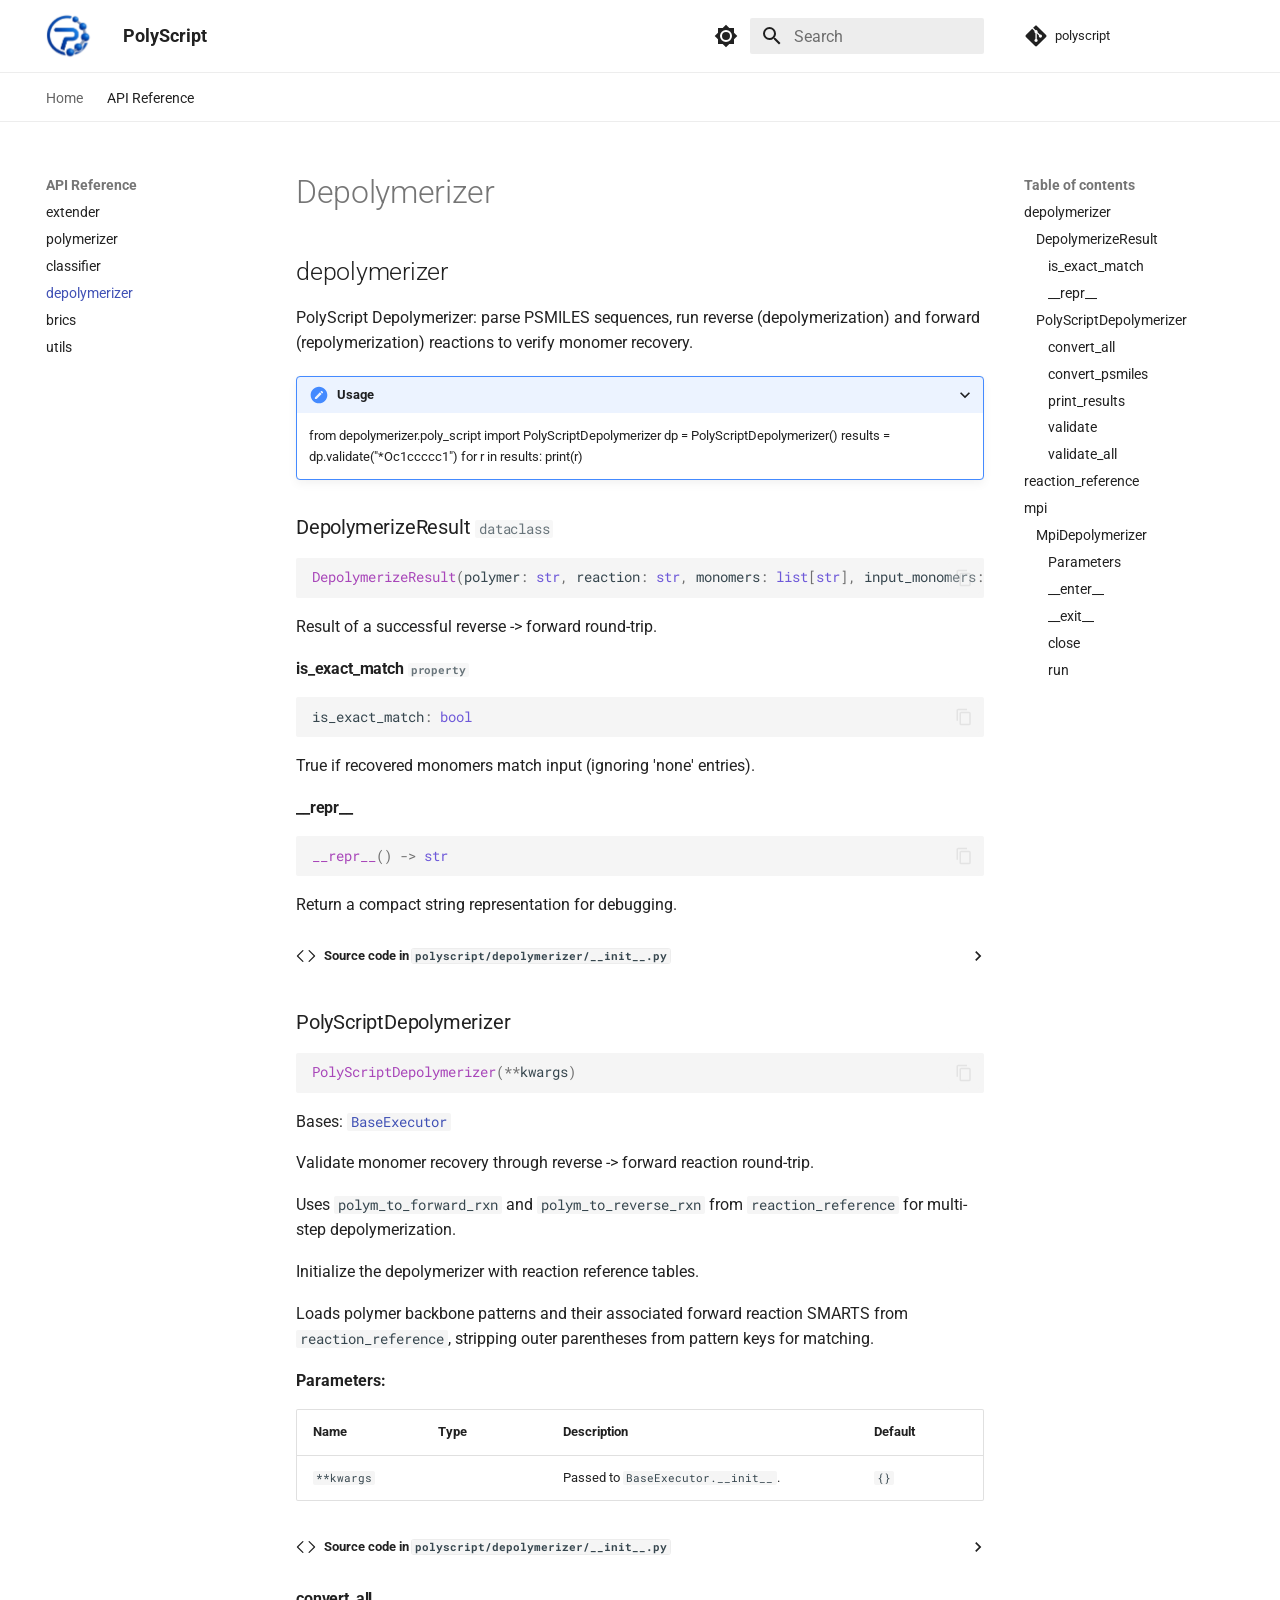
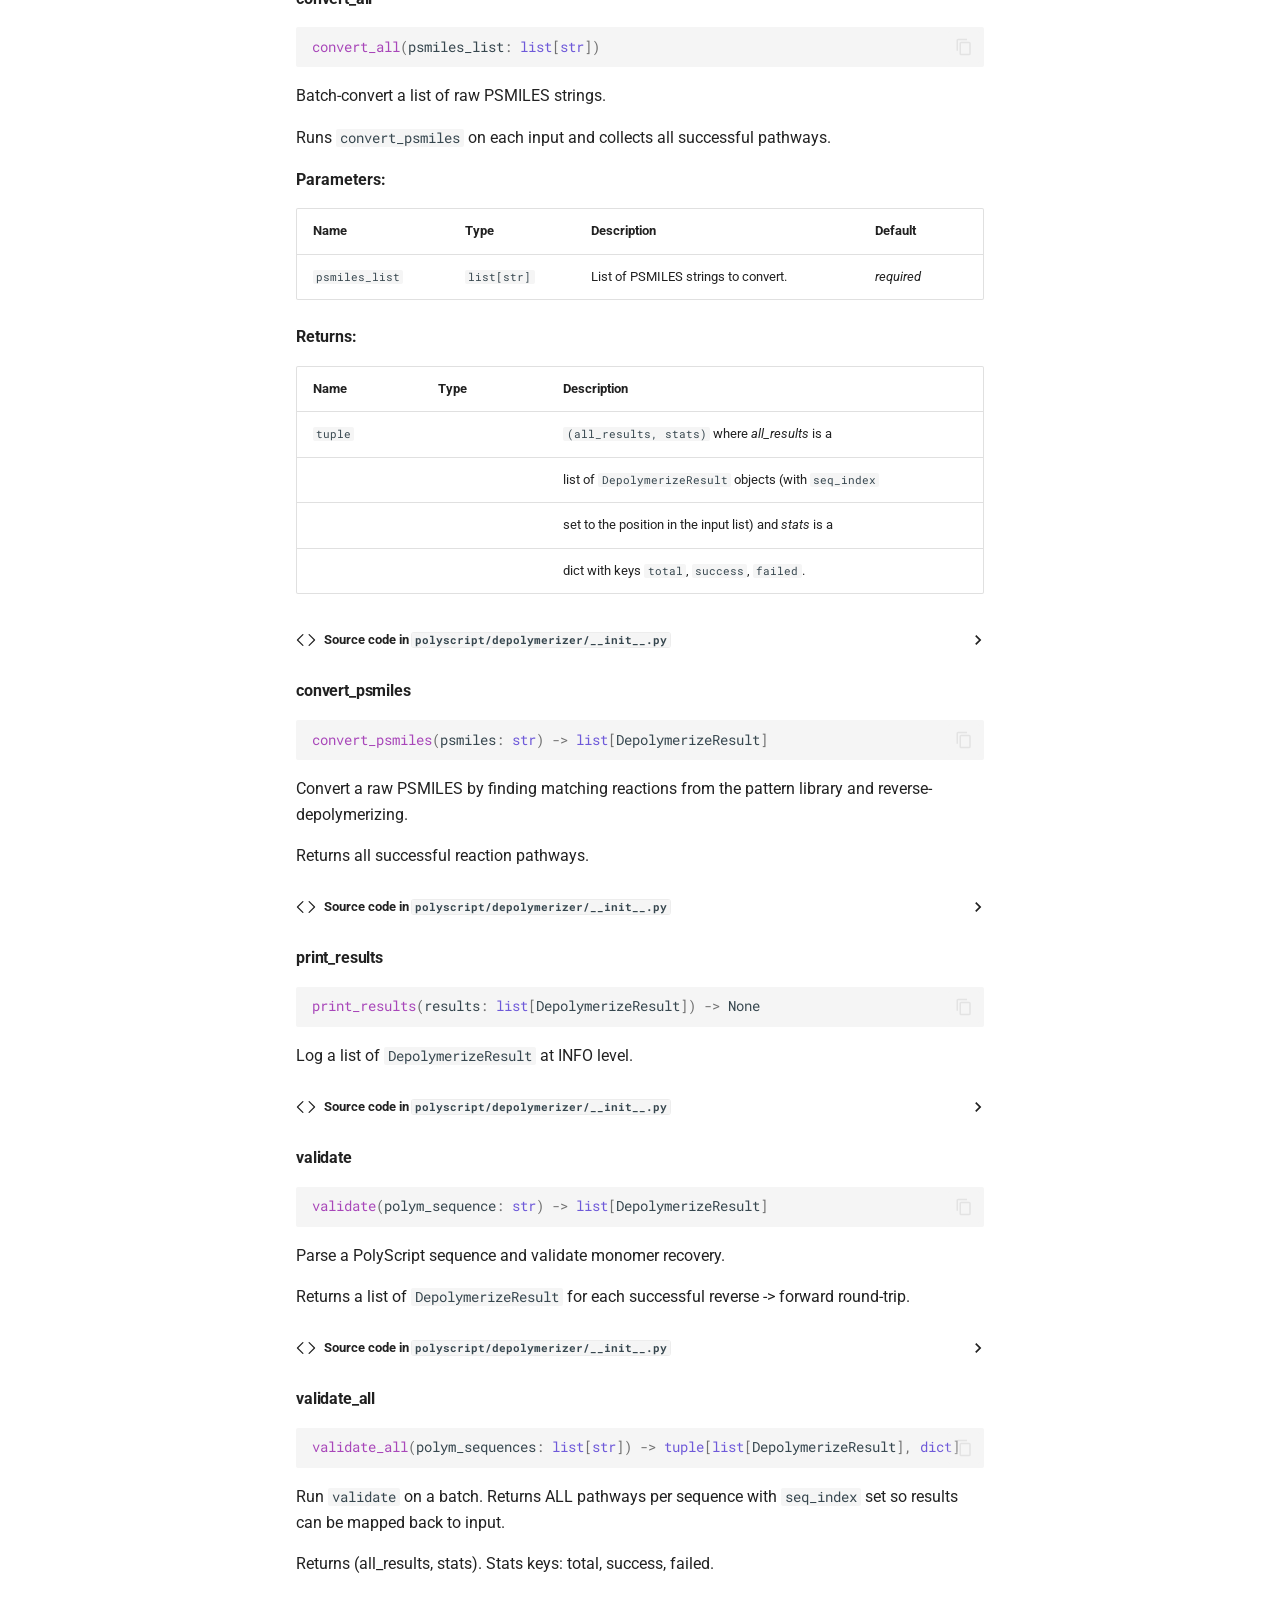
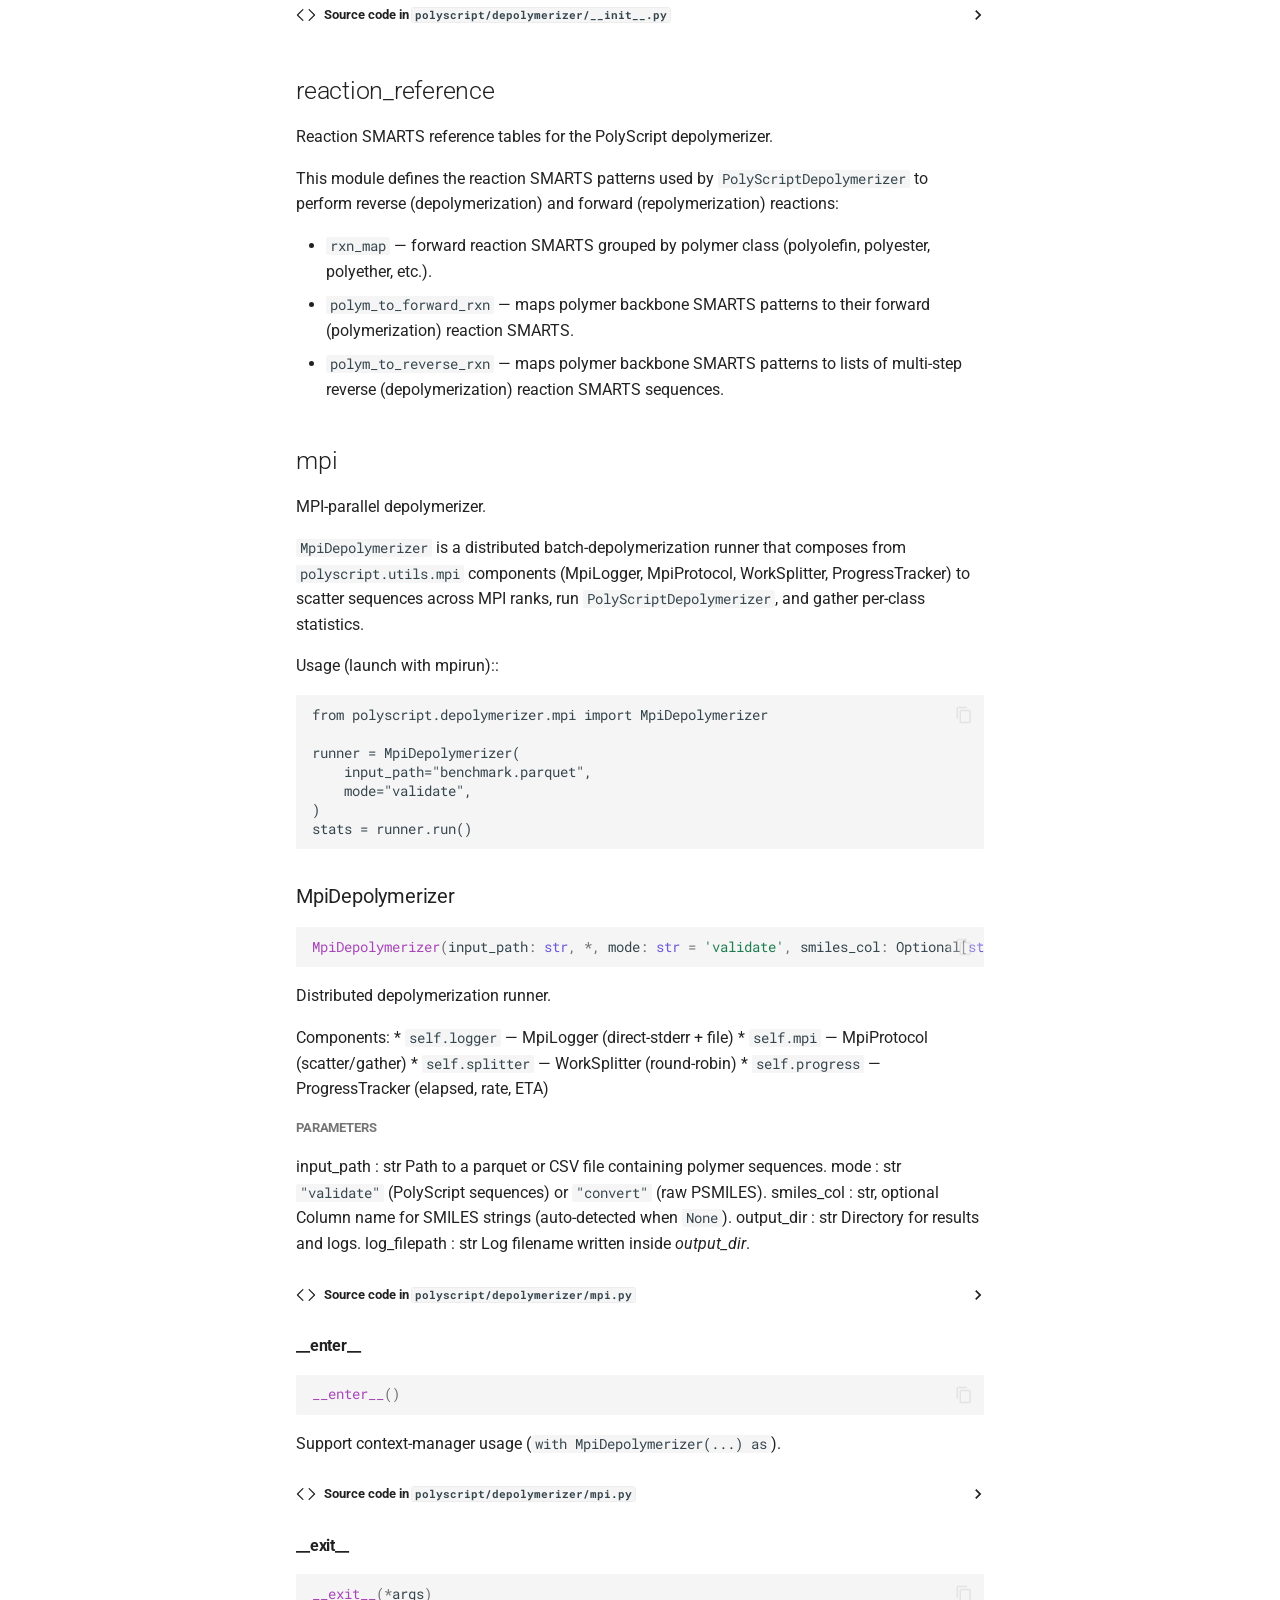
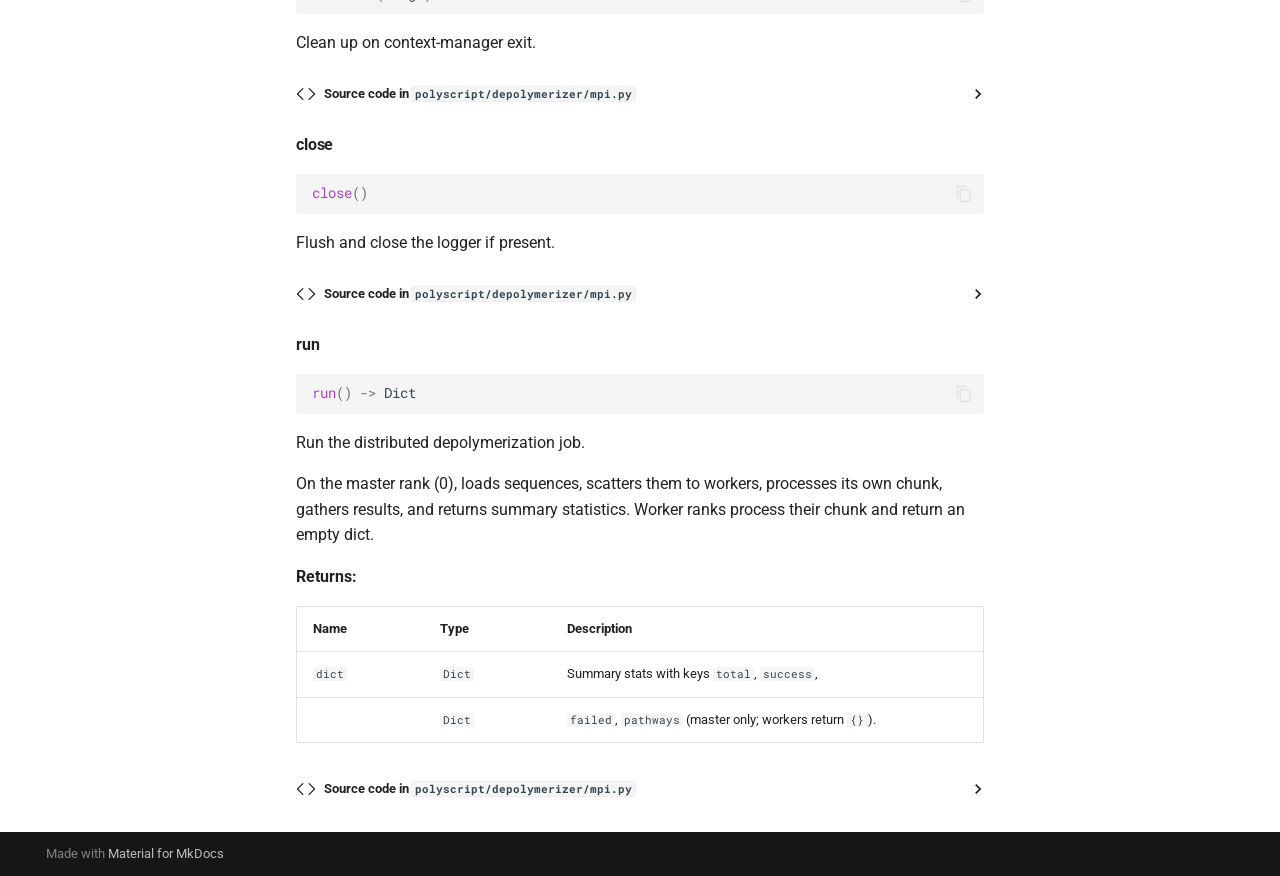
<file: api/depolymerizer/index.html>
<!doctype html>
<html lang="en" class="no-js">
  <head>
    
      <meta charset="utf-8">
      <meta name="viewport" content="width=device-width,initial-scale=1">
      
        <meta name="description" content="An optimized virtual polymerization framework that utilizes a custom polymer representation to induce better programmability for the chain formation.">
      
      
        <meta name="author" content="PolyScript Contributors">
      
      
      
        <link rel="prev" href="../classifier/">
      
      
        <link rel="next" href="../brics/">
      
      
        
      
      
      <link rel="icon" href="../../assets/logo.png">
      <meta name="generator" content="mkdocs-1.6.1, mkdocs-material-9.8.1">
    
    
      
        <title>depolymerizer - PolyScript</title>
      
    
    
      <link rel="stylesheet" href="../../assets/stylesheets/main.57a0d79d.min.css">
      
        
        <link rel="stylesheet" href="../../assets/stylesheets/palette.fb2fffe2.min.css">
      
      


    
    
      
    
    
      
        
        
        <link rel="preconnect" href="https://fonts.gstatic.com" crossorigin>
        <link rel="stylesheet" href="https://fonts.googleapis.com/css?family=Roboto:300,300i,400,400i,700,700i%7CRoboto+Mono:400,400i,700,700i&display=fallback">
        <style>:root{--md-text-font:"Roboto";--md-code-font:"Roboto Mono"}</style>
      
    
    
      <link rel="stylesheet" href="../../assets/_mkdocstrings.css">
    
      <link rel="stylesheet" href="../../stylesheets/extra.css">
    
    <script>__md_scope=new URL("../..",location),__md_hash=e=>[...e].reduce(((e,_)=>(e<<5)-e+_.charCodeAt(0)),0),__md_get=(e,_=localStorage,t=__md_scope)=>JSON.parse(_.getItem(t.pathname+"."+e)),__md_set=(e,_,t=localStorage,a=__md_scope)=>{try{t.setItem(a.pathname+"."+e,JSON.stringify(_))}catch(e){}}</script>
    
      

    
    
  </head>
  
  
    
    
      
    
    
    
    
    <body dir="ltr" data-md-color-scheme="default" data-md-color-primary="white" data-md-color-accent="indigo">
  
    
    <input class="md-toggle" data-md-toggle="drawer" type="checkbox" id="__drawer" autocomplete="off">
    <input class="md-toggle" data-md-toggle="search" type="checkbox" id="__search" autocomplete="off">
    <label class="md-overlay" for="__drawer"></label>
    <div data-md-component="skip">
      
        
        <a href="#depolymerizer" class="md-skip">
          Skip to content
        </a>
      
    </div>
    <div data-md-component="announce">
      
    </div>
    
    
      

<header class="md-header" data-md-component="header">
  <nav class="md-header__inner md-grid" aria-label="Header">
    <a href="../.." title="PolyScript" class="md-header__button md-logo" aria-label="PolyScript" data-md-component="logo">
      
  <img src="../../assets/logo.png" alt="logo">

    </a>
    <label class="md-header__button md-icon" for="__drawer">
      
      <svg xmlns="http://www.w3.org/2000/svg" viewBox="0 0 24 24"><path d="M3 6h18v2H3zm0 5h18v2H3zm0 5h18v2H3z"/></svg>
    </label>
    <div class="md-header__title" data-md-component="header-title">
      <div class="md-header__ellipsis">
        <div class="md-header__topic">
          <span class="md-ellipsis">
            PolyScript
          </span>
        </div>
        <div class="md-header__topic" data-md-component="header-topic">
          <span class="md-ellipsis">
            
              depolymerizer
            
          </span>
        </div>
      </div>
    </div>
    
      
        <form class="md-header__option" data-md-component="palette">
  
    
    
    
    <input class="md-option" data-md-color-media="" data-md-color-scheme="default" data-md-color-primary="white" data-md-color-accent="indigo"  aria-label="Switch to dark mode"  type="radio" name="__palette" id="__palette_0">
    
      <label class="md-header__button md-icon" title="Switch to dark mode" for="__palette_1" hidden>
        <svg xmlns="http://www.w3.org/2000/svg" viewBox="0 0 24 24"><path d="M12 8a4 4 0 0 0-4 4 4 4 0 0 0 4 4 4 4 0 0 0 4-4 4 4 0 0 0-4-4m0 10a6 6 0 0 1-6-6 6 6 0 0 1 6-6 6 6 0 0 1 6 6 6 6 0 0 1-6 6m8-9.31V4h-4.69L12 .69 8.69 4H4v4.69L.69 12 4 15.31V20h4.69L12 23.31 15.31 20H20v-4.69L23.31 12z"/></svg>
      </label>
    
  
    
    
    
    <input class="md-option" data-md-color-media="" data-md-color-scheme="slate" data-md-color-primary="black" data-md-color-accent="indigo"  aria-label="Switch to light mode"  type="radio" name="__palette" id="__palette_1">
    
      <label class="md-header__button md-icon" title="Switch to light mode" for="__palette_0" hidden>
        <svg xmlns="http://www.w3.org/2000/svg" viewBox="0 0 24 24"><path d="M12 18c-.89 0-1.74-.2-2.5-.55C11.56 16.5 13 14.42 13 12s-1.44-4.5-3.5-5.45C10.26 6.2 11.11 6 12 6a6 6 0 0 1 6 6 6 6 0 0 1-6 6m8-9.31V4h-4.69L12 .69 8.69 4H4v4.69L.69 12 4 15.31V20h4.69L12 23.31 15.31 20H20v-4.69L23.31 12z"/></svg>
      </label>
    
  
</form>
      
    
    
      <script>var palette=__md_get("__palette");if(palette&&palette.color){if("(prefers-color-scheme)"===palette.color.media){var media=matchMedia("(prefers-color-scheme: light)"),input=document.querySelector(media.matches?"[data-md-color-media='(prefers-color-scheme: light)']":"[data-md-color-media='(prefers-color-scheme: dark)']");palette.color.media=input.getAttribute("data-md-color-media"),palette.color.scheme=input.getAttribute("data-md-color-scheme"),palette.color.primary=input.getAttribute("data-md-color-primary"),palette.color.accent=input.getAttribute("data-md-color-accent")}for(var[key,value]of Object.entries(palette.color))document.body.setAttribute("data-md-color-"+key,value)}</script>
    
    
    
      
      
        <label class="md-header__button md-icon" for="__search">
          
          <svg xmlns="http://www.w3.org/2000/svg" viewBox="0 0 24 24"><path d="M9.5 3A6.5 6.5 0 0 1 16 9.5c0 1.61-.59 3.09-1.56 4.23l.27.27h.79l5 5-1.5 1.5-5-5v-.79l-.27-.27A6.52 6.52 0 0 1 9.5 16 6.5 6.5 0 0 1 3 9.5 6.5 6.5 0 0 1 9.5 3m0 2C7 5 5 7 5 9.5S7 14 9.5 14 14 12 14 9.5 12 5 9.5 5"/></svg>
        </label>
        <div class="md-search" data-md-component="search" role="dialog">
  <label class="md-search__overlay" for="__search"></label>
  <div class="md-search__inner" role="search">
    <form class="md-search__form" name="search">
      <input type="text" class="md-search__input" name="query" aria-label="Search" placeholder="Search" autocapitalize="off" autocorrect="off" autocomplete="off" spellcheck="false" data-md-component="search-query" required>
      <label class="md-search__icon md-icon" for="__search">
        
        <svg xmlns="http://www.w3.org/2000/svg" viewBox="0 0 24 24"><path d="M9.5 3A6.5 6.5 0 0 1 16 9.5c0 1.61-.59 3.09-1.56 4.23l.27.27h.79l5 5-1.5 1.5-5-5v-.79l-.27-.27A6.52 6.52 0 0 1 9.5 16 6.5 6.5 0 0 1 3 9.5 6.5 6.5 0 0 1 9.5 3m0 2C7 5 5 7 5 9.5S7 14 9.5 14 14 12 14 9.5 12 5 9.5 5"/></svg>
        
        <svg xmlns="http://www.w3.org/2000/svg" viewBox="0 0 24 24"><path d="M20 11v2H8l5.5 5.5-1.42 1.42L4.16 12l7.92-7.92L13.5 5.5 8 11z"/></svg>
      </label>
      <nav class="md-search__options" aria-label="Search">
        
        <button type="reset" class="md-search__icon md-icon" title="Clear" aria-label="Clear" tabindex="-1">
          
          <svg xmlns="http://www.w3.org/2000/svg" viewBox="0 0 24 24"><path d="M19 6.41 17.59 5 12 10.59 6.41 5 5 6.41 10.59 12 5 17.59 6.41 19 12 13.41 17.59 19 19 17.59 13.41 12z"/></svg>
        </button>
      </nav>
      
        <div class="md-search__suggest" data-md-component="search-suggest"></div>
      
    </form>
    <div class="md-search__output">
      <div class="md-search__scrollwrap" tabindex="0" data-md-scrollfix>
        <div class="md-search-result" data-md-component="search-result">
          <div class="md-search-result__meta">
            Initializing search
          </div>
          <ol class="md-search-result__list" role="presentation"></ol>
        </div>
      </div>
    </div>
  </div>
</div>
      
    
    
      <div class="md-header__source">
        <a href="https://github.com/user/polyscript" title="Go to repository" class="md-source" data-md-component="source">
  <div class="md-source__icon md-icon">
    
    <svg xmlns="http://www.w3.org/2000/svg" viewBox="0 0 448 512"><!--! Font Awesome Free 7.1.0 by @fontawesome - https://fontawesome.com License - https://fontawesome.com/license/free (Icons: CC BY 4.0, Fonts: SIL OFL 1.1, Code: MIT License) Copyright 2025 Fonticons, Inc.--><path d="M439.6 236.1 244 40.5c-5.4-5.5-12.8-8.5-20.4-8.5s-15 3-20.4 8.4L162.5 81l51.5 51.5c27.1-9.1 52.7 16.8 43.4 43.7l49.7 49.7c34.2-11.8 61.2 31 35.5 56.7-26.5 26.5-70.2-2.9-56-37.3L240.3 199v121.9c25.3 12.5 22.3 41.8 9.1 55-6.4 6.4-15.2 10.1-24.3 10.1s-17.8-3.6-24.3-10.1c-17.6-17.6-11.1-46.9 11.2-56v-123c-20.8-8.5-24.6-30.7-18.6-45L142.6 101 8.5 235.1C3 240.6 0 247.9 0 255.5s3 15 8.5 20.4l195.6 195.7c5.4 5.4 12.7 8.4 20.4 8.4s15-3 20.4-8.4l194.7-194.7c5.4-5.4 8.4-12.8 8.4-20.4s-3-15-8.4-20.4"/></svg>
  </div>
  <div class="md-source__repository">
    polyscript
  </div>
</a>
      </div>
    
  </nav>
  
</header>
    
    <div class="md-container" data-md-component="container">
      
      
        
          
            
<nav class="md-tabs" aria-label="Tabs" data-md-component="tabs">
  <div class="md-grid">
    <ul class="md-tabs__list">
      
        
  
  
  
  
    <li class="md-tabs__item">
      <a href="../.." class="md-tabs__link">
        
  
  
    
  
  Home

      </a>
    </li>
  

      
        
  
  
  
    
  
  
    
    
      <li class="md-tabs__item md-tabs__item--active">
        <a href="../extender/" class="md-tabs__link">
          
  
  
    
  
  API Reference

        </a>
      </li>
    
  

      
    </ul>
  </div>
</nav>
          
        
      
      <main class="md-main" data-md-component="main">
        <div class="md-main__inner md-grid">
          
            
              
              <div class="md-sidebar md-sidebar--primary" data-md-component="sidebar" data-md-type="navigation" >
                <div class="md-sidebar__scrollwrap">
                  <div class="md-sidebar__inner">
                    


  


<nav class="md-nav md-nav--primary md-nav--lifted" aria-label="Navigation" data-md-level="0">
  <label class="md-nav__title" for="__drawer">
    <a href="../.." title="PolyScript" class="md-nav__button md-logo" aria-label="PolyScript" data-md-component="logo">
      
  <img src="../../assets/logo.png" alt="logo">

    </a>
    PolyScript
  </label>
  
    <div class="md-nav__source">
      <a href="https://github.com/user/polyscript" title="Go to repository" class="md-source" data-md-component="source">
  <div class="md-source__icon md-icon">
    
    <svg xmlns="http://www.w3.org/2000/svg" viewBox="0 0 448 512"><!--! Font Awesome Free 7.1.0 by @fontawesome - https://fontawesome.com License - https://fontawesome.com/license/free (Icons: CC BY 4.0, Fonts: SIL OFL 1.1, Code: MIT License) Copyright 2025 Fonticons, Inc.--><path d="M439.6 236.1 244 40.5c-5.4-5.5-12.8-8.5-20.4-8.5s-15 3-20.4 8.4L162.5 81l51.5 51.5c27.1-9.1 52.7 16.8 43.4 43.7l49.7 49.7c34.2-11.8 61.2 31 35.5 56.7-26.5 26.5-70.2-2.9-56-37.3L240.3 199v121.9c25.3 12.5 22.3 41.8 9.1 55-6.4 6.4-15.2 10.1-24.3 10.1s-17.8-3.6-24.3-10.1c-17.6-17.6-11.1-46.9 11.2-56v-123c-20.8-8.5-24.6-30.7-18.6-45L142.6 101 8.5 235.1C3 240.6 0 247.9 0 255.5s3 15 8.5 20.4l195.6 195.7c5.4 5.4 12.7 8.4 20.4 8.4s15-3 20.4-8.4l194.7-194.7c5.4-5.4 8.4-12.8 8.4-20.4s-3-15-8.4-20.4"/></svg>
  </div>
  <div class="md-source__repository">
    polyscript
  </div>
</a>
    </div>
  
  <ul class="md-nav__list" data-md-scrollfix>
    
      
      
  
  
  
  
    <li class="md-nav__item">
      <a href="../.." class="md-nav__link">
        
  
  
  <span class="md-ellipsis">
    
  
    Home
  

    
  </span>
  
  

      </a>
    </li>
  

    
      
      
  
  
    
  
  
  
    
    
      
        
      
        
      
        
      
        
      
        
      
        
      
    
    
    
      
        
        
      
      
        
      
    
    
    <li class="md-nav__item md-nav__item--active md-nav__item--section md-nav__item--nested">
      
        
        
        <input class="md-nav__toggle md-toggle " type="checkbox" id="__nav_2" checked>
        
          
          <label class="md-nav__link" for="__nav_2" id="__nav_2_label" tabindex="">
            
  
  
  <span class="md-ellipsis">
    
  
    API Reference
  

    
  </span>
  
  

            <span class="md-nav__icon md-icon"></span>
          </label>
        
        <nav class="md-nav" data-md-level="1" aria-labelledby="__nav_2_label" aria-expanded="true">
          <label class="md-nav__title" for="__nav_2">
            <span class="md-nav__icon md-icon"></span>
            
  
    API Reference
  

          </label>
          <ul class="md-nav__list" data-md-scrollfix>
            
              
                
  
  
  
  
    <li class="md-nav__item">
      <a href="../extender/" class="md-nav__link">
        
  
  
  <span class="md-ellipsis">
    
  
    extender
  

    
  </span>
  
  

      </a>
    </li>
  

              
            
              
                
  
  
  
  
    <li class="md-nav__item">
      <a href="../polymerizer/" class="md-nav__link">
        
  
  
  <span class="md-ellipsis">
    
  
    polymerizer
  

    
  </span>
  
  

      </a>
    </li>
  

              
            
              
                
  
  
  
  
    <li class="md-nav__item">
      <a href="../classifier/" class="md-nav__link">
        
  
  
  <span class="md-ellipsis">
    
  
    classifier
  

    
  </span>
  
  

      </a>
    </li>
  

              
            
              
                
  
  
    
  
  
  
    <li class="md-nav__item md-nav__item--active">
      
      <input class="md-nav__toggle md-toggle" type="checkbox" id="__toc">
      
      
        
      
      
        <label class="md-nav__link md-nav__link--active" for="__toc">
          
  
  
  <span class="md-ellipsis">
    
  
    depolymerizer
  

    
  </span>
  
  

          <span class="md-nav__icon md-icon"></span>
        </label>
      
      <a href="./" class="md-nav__link md-nav__link--active">
        
  
  
  <span class="md-ellipsis">
    
  
    depolymerizer
  

    
  </span>
  
  

      </a>
      
        

<nav class="md-nav md-nav--secondary" aria-label="Table of contents">
  
  
  
    
  
  
    <label class="md-nav__title" for="__toc">
      <span class="md-nav__icon md-icon"></span>
      Table of contents
    </label>
    <ul class="md-nav__list" data-md-component="toc" data-md-scrollfix>
      
        <li class="md-nav__item">
  <a href="#polyscript.depolymerizer" class="md-nav__link">
    <span class="md-ellipsis">
      
        depolymerizer
      
    </span>
  </a>
  
    <nav class="md-nav" aria-label="depolymerizer">
      <ul class="md-nav__list">
        
          <li class="md-nav__item">
  <a href="#polyscript.depolymerizer.DepolymerizeResult" class="md-nav__link">
    <span class="md-ellipsis">
      
        DepolymerizeResult
      
    </span>
  </a>
  
    <nav class="md-nav" aria-label="DepolymerizeResult">
      <ul class="md-nav__list">
        
          <li class="md-nav__item">
  <a href="#polyscript.depolymerizer.DepolymerizeResult.is_exact_match" class="md-nav__link">
    <span class="md-ellipsis">
      
        is_exact_match
      
    </span>
  </a>
  
</li>
        
          <li class="md-nav__item">
  <a href="#polyscript.depolymerizer.DepolymerizeResult.__repr__" class="md-nav__link">
    <span class="md-ellipsis">
      
        __repr__
      
    </span>
  </a>
  
</li>
        
      </ul>
    </nav>
  
</li>
        
          <li class="md-nav__item">
  <a href="#polyscript.depolymerizer.PolyScriptDepolymerizer" class="md-nav__link">
    <span class="md-ellipsis">
      
        PolyScriptDepolymerizer
      
    </span>
  </a>
  
    <nav class="md-nav" aria-label="PolyScriptDepolymerizer">
      <ul class="md-nav__list">
        
          <li class="md-nav__item">
  <a href="#polyscript.depolymerizer.PolyScriptDepolymerizer.convert_all" class="md-nav__link">
    <span class="md-ellipsis">
      
        convert_all
      
    </span>
  </a>
  
</li>
        
          <li class="md-nav__item">
  <a href="#polyscript.depolymerizer.PolyScriptDepolymerizer.convert_psmiles" class="md-nav__link">
    <span class="md-ellipsis">
      
        convert_psmiles
      
    </span>
  </a>
  
</li>
        
          <li class="md-nav__item">
  <a href="#polyscript.depolymerizer.PolyScriptDepolymerizer.print_results" class="md-nav__link">
    <span class="md-ellipsis">
      
        print_results
      
    </span>
  </a>
  
</li>
        
          <li class="md-nav__item">
  <a href="#polyscript.depolymerizer.PolyScriptDepolymerizer.validate" class="md-nav__link">
    <span class="md-ellipsis">
      
        validate
      
    </span>
  </a>
  
</li>
        
          <li class="md-nav__item">
  <a href="#polyscript.depolymerizer.PolyScriptDepolymerizer.validate_all" class="md-nav__link">
    <span class="md-ellipsis">
      
        validate_all
      
    </span>
  </a>
  
</li>
        
      </ul>
    </nav>
  
</li>
        
      </ul>
    </nav>
  
</li>
      
        <li class="md-nav__item">
  <a href="#polyscript.depolymerizer.reaction_reference" class="md-nav__link">
    <span class="md-ellipsis">
      
        reaction_reference
      
    </span>
  </a>
  
</li>
      
        <li class="md-nav__item">
  <a href="#polyscript.depolymerizer.mpi" class="md-nav__link">
    <span class="md-ellipsis">
      
        mpi
      
    </span>
  </a>
  
    <nav class="md-nav" aria-label="mpi">
      <ul class="md-nav__list">
        
          <li class="md-nav__item">
  <a href="#polyscript.depolymerizer.mpi.MpiDepolymerizer" class="md-nav__link">
    <span class="md-ellipsis">
      
        MpiDepolymerizer
      
    </span>
  </a>
  
    <nav class="md-nav" aria-label="MpiDepolymerizer">
      <ul class="md-nav__list">
        
          <li class="md-nav__item">
  <a href="#polyscript.depolymerizer.mpi.MpiDepolymerizer--parameters" class="md-nav__link">
    <span class="md-ellipsis">
      
        Parameters
      
    </span>
  </a>
  
</li>
        
          <li class="md-nav__item">
  <a href="#polyscript.depolymerizer.mpi.MpiDepolymerizer.__enter__" class="md-nav__link">
    <span class="md-ellipsis">
      
        __enter__
      
    </span>
  </a>
  
</li>
        
          <li class="md-nav__item">
  <a href="#polyscript.depolymerizer.mpi.MpiDepolymerizer.__exit__" class="md-nav__link">
    <span class="md-ellipsis">
      
        __exit__
      
    </span>
  </a>
  
</li>
        
          <li class="md-nav__item">
  <a href="#polyscript.depolymerizer.mpi.MpiDepolymerizer.close" class="md-nav__link">
    <span class="md-ellipsis">
      
        close
      
    </span>
  </a>
  
</li>
        
          <li class="md-nav__item">
  <a href="#polyscript.depolymerizer.mpi.MpiDepolymerizer.run" class="md-nav__link">
    <span class="md-ellipsis">
      
        run
      
    </span>
  </a>
  
</li>
        
      </ul>
    </nav>
  
</li>
        
      </ul>
    </nav>
  
</li>
      
    </ul>
  
</nav>
      
    </li>
  

              
            
              
                
  
  
  
  
    <li class="md-nav__item">
      <a href="../brics/" class="md-nav__link">
        
  
  
  <span class="md-ellipsis">
    
  
    brics
  

    
  </span>
  
  

      </a>
    </li>
  

              
            
              
                
  
  
  
  
    <li class="md-nav__item">
      <a href="../utils/" class="md-nav__link">
        
  
  
  <span class="md-ellipsis">
    
  
    utils
  

    
  </span>
  
  

      </a>
    </li>
  

              
            
          </ul>
        </nav>
      
    </li>
  

    
  </ul>
</nav>
                  </div>
                </div>
              </div>
            
            
              
              <div class="md-sidebar md-sidebar--secondary" data-md-component="sidebar" data-md-type="toc" >
                <div class="md-sidebar__scrollwrap">
                  <div class="md-sidebar__inner">
                    

<nav class="md-nav md-nav--secondary" aria-label="Table of contents">
  
  
  
    
  
  
    <label class="md-nav__title" for="__toc">
      <span class="md-nav__icon md-icon"></span>
      Table of contents
    </label>
    <ul class="md-nav__list" data-md-component="toc" data-md-scrollfix>
      
        <li class="md-nav__item">
  <a href="#polyscript.depolymerizer" class="md-nav__link">
    <span class="md-ellipsis">
      
        depolymerizer
      
    </span>
  </a>
  
    <nav class="md-nav" aria-label="depolymerizer">
      <ul class="md-nav__list">
        
          <li class="md-nav__item">
  <a href="#polyscript.depolymerizer.DepolymerizeResult" class="md-nav__link">
    <span class="md-ellipsis">
      
        DepolymerizeResult
      
    </span>
  </a>
  
    <nav class="md-nav" aria-label="DepolymerizeResult">
      <ul class="md-nav__list">
        
          <li class="md-nav__item">
  <a href="#polyscript.depolymerizer.DepolymerizeResult.is_exact_match" class="md-nav__link">
    <span class="md-ellipsis">
      
        is_exact_match
      
    </span>
  </a>
  
</li>
        
          <li class="md-nav__item">
  <a href="#polyscript.depolymerizer.DepolymerizeResult.__repr__" class="md-nav__link">
    <span class="md-ellipsis">
      
        __repr__
      
    </span>
  </a>
  
</li>
        
      </ul>
    </nav>
  
</li>
        
          <li class="md-nav__item">
  <a href="#polyscript.depolymerizer.PolyScriptDepolymerizer" class="md-nav__link">
    <span class="md-ellipsis">
      
        PolyScriptDepolymerizer
      
    </span>
  </a>
  
    <nav class="md-nav" aria-label="PolyScriptDepolymerizer">
      <ul class="md-nav__list">
        
          <li class="md-nav__item">
  <a href="#polyscript.depolymerizer.PolyScriptDepolymerizer.convert_all" class="md-nav__link">
    <span class="md-ellipsis">
      
        convert_all
      
    </span>
  </a>
  
</li>
        
          <li class="md-nav__item">
  <a href="#polyscript.depolymerizer.PolyScriptDepolymerizer.convert_psmiles" class="md-nav__link">
    <span class="md-ellipsis">
      
        convert_psmiles
      
    </span>
  </a>
  
</li>
        
          <li class="md-nav__item">
  <a href="#polyscript.depolymerizer.PolyScriptDepolymerizer.print_results" class="md-nav__link">
    <span class="md-ellipsis">
      
        print_results
      
    </span>
  </a>
  
</li>
        
          <li class="md-nav__item">
  <a href="#polyscript.depolymerizer.PolyScriptDepolymerizer.validate" class="md-nav__link">
    <span class="md-ellipsis">
      
        validate
      
    </span>
  </a>
  
</li>
        
          <li class="md-nav__item">
  <a href="#polyscript.depolymerizer.PolyScriptDepolymerizer.validate_all" class="md-nav__link">
    <span class="md-ellipsis">
      
        validate_all
      
    </span>
  </a>
  
</li>
        
      </ul>
    </nav>
  
</li>
        
      </ul>
    </nav>
  
</li>
      
        <li class="md-nav__item">
  <a href="#polyscript.depolymerizer.reaction_reference" class="md-nav__link">
    <span class="md-ellipsis">
      
        reaction_reference
      
    </span>
  </a>
  
</li>
      
        <li class="md-nav__item">
  <a href="#polyscript.depolymerizer.mpi" class="md-nav__link">
    <span class="md-ellipsis">
      
        mpi
      
    </span>
  </a>
  
    <nav class="md-nav" aria-label="mpi">
      <ul class="md-nav__list">
        
          <li class="md-nav__item">
  <a href="#polyscript.depolymerizer.mpi.MpiDepolymerizer" class="md-nav__link">
    <span class="md-ellipsis">
      
        MpiDepolymerizer
      
    </span>
  </a>
  
    <nav class="md-nav" aria-label="MpiDepolymerizer">
      <ul class="md-nav__list">
        
          <li class="md-nav__item">
  <a href="#polyscript.depolymerizer.mpi.MpiDepolymerizer--parameters" class="md-nav__link">
    <span class="md-ellipsis">
      
        Parameters
      
    </span>
  </a>
  
</li>
        
          <li class="md-nav__item">
  <a href="#polyscript.depolymerizer.mpi.MpiDepolymerizer.__enter__" class="md-nav__link">
    <span class="md-ellipsis">
      
        __enter__
      
    </span>
  </a>
  
</li>
        
          <li class="md-nav__item">
  <a href="#polyscript.depolymerizer.mpi.MpiDepolymerizer.__exit__" class="md-nav__link">
    <span class="md-ellipsis">
      
        __exit__
      
    </span>
  </a>
  
</li>
        
          <li class="md-nav__item">
  <a href="#polyscript.depolymerizer.mpi.MpiDepolymerizer.close" class="md-nav__link">
    <span class="md-ellipsis">
      
        close
      
    </span>
  </a>
  
</li>
        
          <li class="md-nav__item">
  <a href="#polyscript.depolymerizer.mpi.MpiDepolymerizer.run" class="md-nav__link">
    <span class="md-ellipsis">
      
        run
      
    </span>
  </a>
  
</li>
        
      </ul>
    </nav>
  
</li>
        
      </ul>
    </nav>
  
</li>
      
    </ul>
  
</nav>
                  </div>
                </div>
              </div>
            
          
          
            <div class="md-content" data-md-component="content">
              
              <article class="md-content__inner md-typeset">
                
                  


  
  


<h1 id="depolymerizer">Depolymerizer</h1>


<div class="doc doc-object doc-module">



<h2 id="polyscript.depolymerizer" class="doc doc-heading">
            <span class="doc doc-object-name doc-module-name">depolymerizer</span>


</h2>

    <div class="doc doc-contents first">

        <p>PolyScript Depolymerizer: parse PSMILES sequences, run reverse
(depolymerization) and forward (repolymerization) reactions to verify
monomer recovery.</p>


<details class="usage" open>
  <summary>Usage</summary>
  <p>from depolymerizer.poly_script import PolyScriptDepolymerizer
dp = PolyScriptDepolymerizer()
results = dp.validate("*Oc1ccccc1")
for r in results:
    print(r)</p>
</details>









<div class="doc doc-children">









<div class="doc doc-object doc-class">



<h3 id="polyscript.depolymerizer.DepolymerizeResult" class="doc doc-heading">
            <span class="doc doc-object-name doc-class-name">DepolymerizeResult</span>


  <span class="doc doc-labels">
      <small class="doc doc-label doc-label-dataclass"><code>dataclass</code></small>
  </span>

</h3>
<div class="doc-signature highlight"><pre><span></span><code><a id="__codelineno-0-1" name="__codelineno-0-1" href="#__codelineno-0-1"></a><span class="nf">DepolymerizeResult</span><span class="p">(</span><span class="n">polymer</span><span class="p">:</span> <span class="nb">str</span><span class="p">,</span> <span class="n">reaction</span><span class="p">:</span> <span class="nb">str</span><span class="p">,</span> <span class="n">monomers</span><span class="p">:</span> <span class="nb">list</span><span class="p">[</span><span class="nb">str</span><span class="p">],</span> <span class="n">input_monomers</span><span class="p">:</span> <span class="nb">list</span><span class="p">[</span><span class="nb">str</span><span class="p">]</span> <span class="o">=</span> <span class="nb">list</span><span class="p">(),</span> <span class="n">polymer_type</span><span class="p">:</span> <span class="nb">str</span> <span class="o">=</span> <span class="s1">''</span><span class="p">,</span> <span class="n">polymer_pattern</span><span class="p">:</span> <span class="nb">str</span> <span class="o">=</span> <span class="s1">''</span><span class="p">,</span> <span class="n">seq_index</span><span class="p">:</span> <span class="nb">int</span> <span class="o">=</span> <span class="o">-</span><span class="mi">1</span><span class="p">)</span>
</code></pre></div>

    <div class="doc doc-contents ">



        <p>Result of a successful reverse -&gt; forward round-trip.</p>











<div class="doc doc-children">







<div class="doc doc-object doc-attribute">



<h4 id="polyscript.depolymerizer.DepolymerizeResult.is_exact_match" class="doc doc-heading">
            <span class="doc doc-object-name doc-attribute-name">is_exact_match</span>


  <span class="doc doc-labels">
      <small class="doc doc-label doc-label-property"><code>property</code></small>
  </span>

</h4>
<div class="doc-signature highlight"><pre><span></span><code><a id="__codelineno-0-1" name="__codelineno-0-1" href="#__codelineno-0-1"></a><span class="n">is_exact_match</span><span class="p">:</span> <span class="nb">bool</span>
</code></pre></div>

    <div class="doc doc-contents ">

        <p>True if recovered monomers match input (ignoring 'none' entries).</p>

    </div>

</div>




<div class="doc doc-object doc-function">


<h4 id="polyscript.depolymerizer.DepolymerizeResult.__repr__" class="doc doc-heading">
            <span class="doc doc-object-name doc-function-name">__repr__</span>


</h4>
<div class="doc-signature highlight"><pre><span></span><code><a id="__codelineno-0-1" name="__codelineno-0-1" href="#__codelineno-0-1"></a><span class="nf">__repr__</span><span class="p">()</span> <span class="o">-&gt;</span> <span class="nb">str</span>
</code></pre></div>

    <div class="doc doc-contents ">

        <p>Return a compact string representation for debugging.</p>


            <details class="mkdocstrings-source">
              <summary>Source code in <code>polyscript/depolymerizer/__init__.py</code></summary>
              <div class="highlight"><table class="highlighttable"><tr><td class="linenos"><div class="linenodiv"><pre><span></span><span class="normal"><a href="#polyscript.depolymerizer.DepolymerizeResult.__repr__--source--__codelineno-0-172">172</a></span>
<span class="normal"><a href="#polyscript.depolymerizer.DepolymerizeResult.__repr__--source--__codelineno-0-173">173</a></span>
<span class="normal"><a href="#polyscript.depolymerizer.DepolymerizeResult.__repr__--source--__codelineno-0-174">174</a></span>
<span class="normal"><a href="#polyscript.depolymerizer.DepolymerizeResult.__repr__--source--__codelineno-0-175">175</a></span>
<span class="normal"><a href="#polyscript.depolymerizer.DepolymerizeResult.__repr__--source--__codelineno-0-176">176</a></span>
<span class="normal"><a href="#polyscript.depolymerizer.DepolymerizeResult.__repr__--source--__codelineno-0-177">177</a></span>
<span class="normal"><a href="#polyscript.depolymerizer.DepolymerizeResult.__repr__--source--__codelineno-0-178">178</a></span></pre></div></td><td class="code"><div><pre><span></span><code><a id="polyscript.depolymerizer.DepolymerizeResult.__repr__--source--__codelineno-0-172" name="polyscript.depolymerizer.DepolymerizeResult.__repr__--source--__codelineno-0-172"></a><span class="k">def</span><span class="w"> </span><span class="fm">__repr__</span><span class="p">(</span><span class="bp">self</span><span class="p">)</span> <span class="o">-&gt;</span> <span class="nb">str</span><span class="p">:</span>
<a id="polyscript.depolymerizer.DepolymerizeResult.__repr__--source--__codelineno-0-173" name="polyscript.depolymerizer.DepolymerizeResult.__repr__--source--__codelineno-0-173"></a><span class="w">    </span><span class="sd">"""Return a compact string representation for debugging."""</span>
<a id="polyscript.depolymerizer.DepolymerizeResult.__repr__--source--__codelineno-0-174" name="polyscript.depolymerizer.DepolymerizeResult.__repr__--source--__codelineno-0-174"></a>    <span class="k">return</span> <span class="p">(</span>
<a id="polyscript.depolymerizer.DepolymerizeResult.__repr__--source--__codelineno-0-175" name="polyscript.depolymerizer.DepolymerizeResult.__repr__--source--__codelineno-0-175"></a>        <span class="sa">f</span><span class="s2">"DepolymerizeResult(idx=</span><span class="si">{</span><span class="bp">self</span><span class="o">.</span><span class="n">seq_index</span><span class="si">}</span><span class="s2">, "</span>
<a id="polyscript.depolymerizer.DepolymerizeResult.__repr__--source--__codelineno-0-176" name="polyscript.depolymerizer.DepolymerizeResult.__repr__--source--__codelineno-0-176"></a>        <span class="sa">f</span><span class="s2">"polymer=</span><span class="si">{</span><span class="bp">self</span><span class="o">.</span><span class="n">polymer</span><span class="si">!r}</span><span class="s2">, "</span>
<a id="polyscript.depolymerizer.DepolymerizeResult.__repr__--source--__codelineno-0-177" name="polyscript.depolymerizer.DepolymerizeResult.__repr__--source--__codelineno-0-177"></a>        <span class="sa">f</span><span class="s2">"reaction=</span><span class="si">{</span><span class="bp">self</span><span class="o">.</span><span class="n">reaction</span><span class="si">!r}</span><span class="s2">, monomers=</span><span class="si">{</span><span class="bp">self</span><span class="o">.</span><span class="n">monomers</span><span class="si">!r}</span><span class="s2">)"</span>
<a id="polyscript.depolymerizer.DepolymerizeResult.__repr__--source--__codelineno-0-178" name="polyscript.depolymerizer.DepolymerizeResult.__repr__--source--__codelineno-0-178"></a>    <span class="p">)</span>
</code></pre></div></td></tr></table></div>
            </details>
    </div>

</div>



  </div>

    </div>

</div>

<div class="doc doc-object doc-class">



<h3 id="polyscript.depolymerizer.PolyScriptDepolymerizer" class="doc doc-heading">
            <span class="doc doc-object-name doc-class-name">PolyScriptDepolymerizer</span>


</h3>
<div class="doc-signature highlight"><pre><span></span><code><a id="__codelineno-0-1" name="__codelineno-0-1" href="#__codelineno-0-1"></a><span class="nf">PolyScriptDepolymerizer</span><span class="p">(</span><span class="o">**</span><span class="n">kwargs</span><span class="p">)</span>
</code></pre></div>

    <div class="doc doc-contents ">
            <p class="doc doc-class-bases">
              Bases: <code><a class="autorefs autorefs-internal" title="BaseExecutor (polyscript.utils.executor.BaseExecutor)" href="../utils/#polyscript.utils.executor.BaseExecutor">BaseExecutor</a></code></p>



        <p>Validate monomer recovery through reverse -&gt; forward reaction round-trip.</p>
<p>Uses <code>polym_to_forward_rxn</code> and <code>polym_to_reverse_rxn</code> from
<code>reaction_reference</code> for multi-step depolymerization.</p>

        <p>Initialize the depolymerizer with reaction reference tables.</p>
<p>Loads polymer backbone patterns and their associated forward
reaction SMARTS from <code>reaction_reference</code>, stripping outer
parentheses from pattern keys for matching.</p>


<p><span class="doc-section-title">Parameters:</span></p>
    <table>
      <thead>
        <tr>
          <th>Name</th>
          <th>Type</th>
          <th>Description</th>
          <th>Default</th>
        </tr>
      </thead>
      <tbody>
          <tr class="doc-section-item">
            <td>
                <code>**kwargs</code>
            </td>
            <td>
            </td>
            <td>
              <div class="doc-md-description">
                <p>Passed to <code>BaseExecutor.__init__</code>.</p>
              </div>
            </td>
            <td>
                  <code>{}</code>
            </td>
          </tr>
      </tbody>
    </table>








                  <details class="mkdocstrings-source">
                    <summary>Source code in <code>polyscript/depolymerizer/__init__.py</code></summary>
                    <div class="highlight"><table class="highlighttable"><tr><td class="linenos"><div class="linenodiv"><pre><span></span><span class="normal"><a href="#polyscript.depolymerizer.PolyScriptDepolymerizer--source--__codelineno-0-206">206</a></span>
<span class="normal"><a href="#polyscript.depolymerizer.PolyScriptDepolymerizer--source--__codelineno-0-207">207</a></span>
<span class="normal"><a href="#polyscript.depolymerizer.PolyScriptDepolymerizer--source--__codelineno-0-208">208</a></span>
<span class="normal"><a href="#polyscript.depolymerizer.PolyScriptDepolymerizer--source--__codelineno-0-209">209</a></span>
<span class="normal"><a href="#polyscript.depolymerizer.PolyScriptDepolymerizer--source--__codelineno-0-210">210</a></span>
<span class="normal"><a href="#polyscript.depolymerizer.PolyScriptDepolymerizer--source--__codelineno-0-211">211</a></span>
<span class="normal"><a href="#polyscript.depolymerizer.PolyScriptDepolymerizer--source--__codelineno-0-212">212</a></span>
<span class="normal"><a href="#polyscript.depolymerizer.PolyScriptDepolymerizer--source--__codelineno-0-213">213</a></span>
<span class="normal"><a href="#polyscript.depolymerizer.PolyScriptDepolymerizer--source--__codelineno-0-214">214</a></span>
<span class="normal"><a href="#polyscript.depolymerizer.PolyScriptDepolymerizer--source--__codelineno-0-215">215</a></span>
<span class="normal"><a href="#polyscript.depolymerizer.PolyScriptDepolymerizer--source--__codelineno-0-216">216</a></span>
<span class="normal"><a href="#polyscript.depolymerizer.PolyScriptDepolymerizer--source--__codelineno-0-217">217</a></span>
<span class="normal"><a href="#polyscript.depolymerizer.PolyScriptDepolymerizer--source--__codelineno-0-218">218</a></span>
<span class="normal"><a href="#polyscript.depolymerizer.PolyScriptDepolymerizer--source--__codelineno-0-219">219</a></span>
<span class="normal"><a href="#polyscript.depolymerizer.PolyScriptDepolymerizer--source--__codelineno-0-220">220</a></span>
<span class="normal"><a href="#polyscript.depolymerizer.PolyScriptDepolymerizer--source--__codelineno-0-221">221</a></span>
<span class="normal"><a href="#polyscript.depolymerizer.PolyScriptDepolymerizer--source--__codelineno-0-222">222</a></span>
<span class="normal"><a href="#polyscript.depolymerizer.PolyScriptDepolymerizer--source--__codelineno-0-223">223</a></span>
<span class="normal"><a href="#polyscript.depolymerizer.PolyScriptDepolymerizer--source--__codelineno-0-224">224</a></span>
<span class="normal"><a href="#polyscript.depolymerizer.PolyScriptDepolymerizer--source--__codelineno-0-225">225</a></span>
<span class="normal"><a href="#polyscript.depolymerizer.PolyScriptDepolymerizer--source--__codelineno-0-226">226</a></span>
<span class="normal"><a href="#polyscript.depolymerizer.PolyScriptDepolymerizer--source--__codelineno-0-227">227</a></span>
<span class="normal"><a href="#polyscript.depolymerizer.PolyScriptDepolymerizer--source--__codelineno-0-228">228</a></span></pre></div></td><td class="code"><div><pre><span></span><code><a id="polyscript.depolymerizer.PolyScriptDepolymerizer--source--__codelineno-0-206" name="polyscript.depolymerizer.PolyScriptDepolymerizer--source--__codelineno-0-206"></a><span class="k">def</span><span class="w"> </span><span class="fm">__init__</span><span class="p">(</span><span class="bp">self</span><span class="p">,</span> <span class="o">**</span><span class="n">kwargs</span><span class="p">):</span>
<a id="polyscript.depolymerizer.PolyScriptDepolymerizer--source--__codelineno-0-207" name="polyscript.depolymerizer.PolyScriptDepolymerizer--source--__codelineno-0-207"></a><span class="w">    </span><span class="sd">"""Initialize the depolymerizer with reaction reference tables.</span>
<a id="polyscript.depolymerizer.PolyScriptDepolymerizer--source--__codelineno-0-208" name="polyscript.depolymerizer.PolyScriptDepolymerizer--source--__codelineno-0-208"></a>
<a id="polyscript.depolymerizer.PolyScriptDepolymerizer--source--__codelineno-0-209" name="polyscript.depolymerizer.PolyScriptDepolymerizer--source--__codelineno-0-209"></a><span class="sd">    Loads polymer backbone patterns and their associated forward</span>
<a id="polyscript.depolymerizer.PolyScriptDepolymerizer--source--__codelineno-0-210" name="polyscript.depolymerizer.PolyScriptDepolymerizer--source--__codelineno-0-210"></a><span class="sd">    reaction SMARTS from ``reaction_reference``, stripping outer</span>
<a id="polyscript.depolymerizer.PolyScriptDepolymerizer--source--__codelineno-0-211" name="polyscript.depolymerizer.PolyScriptDepolymerizer--source--__codelineno-0-211"></a><span class="sd">    parentheses from pattern keys for matching.</span>
<a id="polyscript.depolymerizer.PolyScriptDepolymerizer--source--__codelineno-0-212" name="polyscript.depolymerizer.PolyScriptDepolymerizer--source--__codelineno-0-212"></a>
<a id="polyscript.depolymerizer.PolyScriptDepolymerizer--source--__codelineno-0-213" name="polyscript.depolymerizer.PolyScriptDepolymerizer--source--__codelineno-0-213"></a><span class="sd">    Args:</span>
<a id="polyscript.depolymerizer.PolyScriptDepolymerizer--source--__codelineno-0-214" name="polyscript.depolymerizer.PolyScriptDepolymerizer--source--__codelineno-0-214"></a><span class="sd">        **kwargs: Passed to ``BaseExecutor.__init__``.</span>
<a id="polyscript.depolymerizer.PolyScriptDepolymerizer--source--__codelineno-0-215" name="polyscript.depolymerizer.PolyScriptDepolymerizer--source--__codelineno-0-215"></a><span class="sd">    """</span>
<a id="polyscript.depolymerizer.PolyScriptDepolymerizer--source--__codelineno-0-216" name="polyscript.depolymerizer.PolyScriptDepolymerizer--source--__codelineno-0-216"></a>    <span class="nb">super</span><span class="p">()</span><span class="o">.</span><span class="fm">__init__</span><span class="p">(</span><span class="o">**</span><span class="n">kwargs</span><span class="p">)</span>
<a id="polyscript.depolymerizer.PolyScriptDepolymerizer--source--__codelineno-0-217" name="polyscript.depolymerizer.PolyScriptDepolymerizer--source--__codelineno-0-217"></a>    <span class="c1"># Map: stripped_pattern -&gt; list of forward reactions</span>
<a id="polyscript.depolymerizer.PolyScriptDepolymerizer--source--__codelineno-0-218" name="polyscript.depolymerizer.PolyScriptDepolymerizer--source--__codelineno-0-218"></a>    <span class="bp">self</span><span class="o">.</span><span class="n">_pattern_to_rxns</span><span class="p">:</span> <span class="nb">dict</span><span class="p">[</span><span class="nb">str</span><span class="p">,</span> <span class="nb">list</span><span class="p">[</span><span class="nb">str</span><span class="p">]]</span> <span class="o">=</span> <span class="p">{}</span>
<a id="polyscript.depolymerizer.PolyScriptDepolymerizer--source--__codelineno-0-219" name="polyscript.depolymerizer.PolyScriptDepolymerizer--source--__codelineno-0-219"></a>    <span class="bp">self</span><span class="o">.</span><span class="n">_poly_patterns</span><span class="p">:</span> <span class="nb">list</span><span class="p">[</span><span class="nb">str</span><span class="p">]</span> <span class="o">=</span> <span class="p">[]</span>
<a id="polyscript.depolymerizer.PolyScriptDepolymerizer--source--__codelineno-0-220" name="polyscript.depolymerizer.PolyScriptDepolymerizer--source--__codelineno-0-220"></a>    <span class="k">for</span> <span class="n">key</span><span class="p">,</span> <span class="n">rxns</span> <span class="ow">in</span> <span class="n">polym_to_forward_rxn</span><span class="o">.</span><span class="n">items</span><span class="p">():</span>
<a id="polyscript.depolymerizer.PolyScriptDepolymerizer--source--__codelineno-0-221" name="polyscript.depolymerizer.PolyScriptDepolymerizer--source--__codelineno-0-221"></a>        <span class="n">stripped</span> <span class="o">=</span> <span class="n">_strip_outer_parens</span><span class="p">(</span><span class="n">key</span><span class="p">)</span>
<a id="polyscript.depolymerizer.PolyScriptDepolymerizer--source--__codelineno-0-222" name="polyscript.depolymerizer.PolyScriptDepolymerizer--source--__codelineno-0-222"></a>        <span class="bp">self</span><span class="o">.</span><span class="n">_poly_patterns</span><span class="o">.</span><span class="n">append</span><span class="p">(</span><span class="n">stripped</span><span class="p">)</span>
<a id="polyscript.depolymerizer.PolyScriptDepolymerizer--source--__codelineno-0-223" name="polyscript.depolymerizer.PolyScriptDepolymerizer--source--__codelineno-0-223"></a>        <span class="bp">self</span><span class="o">.</span><span class="n">_pattern_to_rxns</span><span class="p">[</span><span class="n">stripped</span><span class="p">]</span> <span class="o">=</span> <span class="n">rxns</span>
<a id="polyscript.depolymerizer.PolyScriptDepolymerizer--source--__codelineno-0-224" name="polyscript.depolymerizer.PolyScriptDepolymerizer--source--__codelineno-0-224"></a>
<a id="polyscript.depolymerizer.PolyScriptDepolymerizer--source--__codelineno-0-225" name="polyscript.depolymerizer.PolyScriptDepolymerizer--source--__codelineno-0-225"></a>    <span class="bp">self</span><span class="o">.</span><span class="n">logger</span><span class="o">.</span><span class="n">debug</span><span class="p">(</span>
<a id="polyscript.depolymerizer.PolyScriptDepolymerizer--source--__codelineno-0-226" name="polyscript.depolymerizer.PolyScriptDepolymerizer--source--__codelineno-0-226"></a>        <span class="s2">"PolyScriptDepolymerizer initialised (</span><span class="si">%d</span><span class="s2"> polymer patterns)"</span><span class="p">,</span>
<a id="polyscript.depolymerizer.PolyScriptDepolymerizer--source--__codelineno-0-227" name="polyscript.depolymerizer.PolyScriptDepolymerizer--source--__codelineno-0-227"></a>        <span class="nb">len</span><span class="p">(</span><span class="bp">self</span><span class="o">.</span><span class="n">_poly_patterns</span><span class="p">),</span>
<a id="polyscript.depolymerizer.PolyScriptDepolymerizer--source--__codelineno-0-228" name="polyscript.depolymerizer.PolyScriptDepolymerizer--source--__codelineno-0-228"></a>    <span class="p">)</span>
</code></pre></div></td></tr></table></div>
                  </details>



<div class="doc doc-children">










<div class="doc doc-object doc-function">


<h4 id="polyscript.depolymerizer.PolyScriptDepolymerizer.convert_all" class="doc doc-heading">
            <span class="doc doc-object-name doc-function-name">convert_all</span>


</h4>
<div class="doc-signature highlight"><pre><span></span><code><a id="__codelineno-0-1" name="__codelineno-0-1" href="#__codelineno-0-1"></a><span class="nf">convert_all</span><span class="p">(</span><span class="n">psmiles_list</span><span class="p">:</span> <span class="nb">list</span><span class="p">[</span><span class="nb">str</span><span class="p">])</span>
</code></pre></div>

    <div class="doc doc-contents ">

        <p>Batch-convert a list of raw PSMILES strings.</p>
<p>Runs <code>convert_psmiles</code> on each input and collects all
successful pathways.</p>


<p><span class="doc-section-title">Parameters:</span></p>
    <table>
      <thead>
        <tr>
          <th>Name</th>
          <th>Type</th>
          <th>Description</th>
          <th>Default</th>
        </tr>
      </thead>
      <tbody>
          <tr class="doc-section-item">
            <td>
                <code>psmiles_list</code>
            </td>
            <td>
                  <code><span title="list">list</span>[<span title="str">str</span>]</code>
            </td>
            <td>
              <div class="doc-md-description">
                <p>List of PSMILES strings to convert.</p>
              </div>
            </td>
            <td>
                <em>required</em>
            </td>
          </tr>
      </tbody>
    </table>


    <p><span class="doc-section-title">Returns:</span></p>
    <table>
      <thead>
        <tr>
<th>Name</th>          <th>Type</th>
          <th>Description</th>
        </tr>
      </thead>
      <tbody>
          <tr class="doc-section-item">
<td><code>tuple</code></td>            <td>
            </td>
            <td>
              <div class="doc-md-description">
                <p><code>(all_results, stats)</code> where <em>all_results</em> is a</p>
              </div>
            </td>
          </tr>
          <tr class="doc-section-item">
<td></td>            <td>
            </td>
            <td>
              <div class="doc-md-description">
                <p>list of <code>DepolymerizeResult</code> objects (with <code>seq_index</code></p>
              </div>
            </td>
          </tr>
          <tr class="doc-section-item">
<td></td>            <td>
            </td>
            <td>
              <div class="doc-md-description">
                <p>set to the position in the input list) and <em>stats</em> is a</p>
              </div>
            </td>
          </tr>
          <tr class="doc-section-item">
<td></td>            <td>
            </td>
            <td>
              <div class="doc-md-description">
                <p>dict with keys <code>total</code>, <code>success</code>, <code>failed</code>.</p>
              </div>
            </td>
          </tr>
      </tbody>
    </table>


            <details class="mkdocstrings-source">
              <summary>Source code in <code>polyscript/depolymerizer/__init__.py</code></summary>
              <div class="highlight"><table class="highlighttable"><tr><td class="linenos"><div class="linenodiv"><pre><span></span><span class="normal"><a href="#polyscript.depolymerizer.PolyScriptDepolymerizer.convert_all--source--__codelineno-0-435">435</a></span>
<span class="normal"><a href="#polyscript.depolymerizer.PolyScriptDepolymerizer.convert_all--source--__codelineno-0-436">436</a></span>
<span class="normal"><a href="#polyscript.depolymerizer.PolyScriptDepolymerizer.convert_all--source--__codelineno-0-437">437</a></span>
<span class="normal"><a href="#polyscript.depolymerizer.PolyScriptDepolymerizer.convert_all--source--__codelineno-0-438">438</a></span>
<span class="normal"><a href="#polyscript.depolymerizer.PolyScriptDepolymerizer.convert_all--source--__codelineno-0-439">439</a></span>
<span class="normal"><a href="#polyscript.depolymerizer.PolyScriptDepolymerizer.convert_all--source--__codelineno-0-440">440</a></span>
<span class="normal"><a href="#polyscript.depolymerizer.PolyScriptDepolymerizer.convert_all--source--__codelineno-0-441">441</a></span>
<span class="normal"><a href="#polyscript.depolymerizer.PolyScriptDepolymerizer.convert_all--source--__codelineno-0-442">442</a></span>
<span class="normal"><a href="#polyscript.depolymerizer.PolyScriptDepolymerizer.convert_all--source--__codelineno-0-443">443</a></span>
<span class="normal"><a href="#polyscript.depolymerizer.PolyScriptDepolymerizer.convert_all--source--__codelineno-0-444">444</a></span>
<span class="normal"><a href="#polyscript.depolymerizer.PolyScriptDepolymerizer.convert_all--source--__codelineno-0-445">445</a></span>
<span class="normal"><a href="#polyscript.depolymerizer.PolyScriptDepolymerizer.convert_all--source--__codelineno-0-446">446</a></span>
<span class="normal"><a href="#polyscript.depolymerizer.PolyScriptDepolymerizer.convert_all--source--__codelineno-0-447">447</a></span>
<span class="normal"><a href="#polyscript.depolymerizer.PolyScriptDepolymerizer.convert_all--source--__codelineno-0-448">448</a></span>
<span class="normal"><a href="#polyscript.depolymerizer.PolyScriptDepolymerizer.convert_all--source--__codelineno-0-449">449</a></span>
<span class="normal"><a href="#polyscript.depolymerizer.PolyScriptDepolymerizer.convert_all--source--__codelineno-0-450">450</a></span>
<span class="normal"><a href="#polyscript.depolymerizer.PolyScriptDepolymerizer.convert_all--source--__codelineno-0-451">451</a></span>
<span class="normal"><a href="#polyscript.depolymerizer.PolyScriptDepolymerizer.convert_all--source--__codelineno-0-452">452</a></span>
<span class="normal"><a href="#polyscript.depolymerizer.PolyScriptDepolymerizer.convert_all--source--__codelineno-0-453">453</a></span>
<span class="normal"><a href="#polyscript.depolymerizer.PolyScriptDepolymerizer.convert_all--source--__codelineno-0-454">454</a></span>
<span class="normal"><a href="#polyscript.depolymerizer.PolyScriptDepolymerizer.convert_all--source--__codelineno-0-455">455</a></span>
<span class="normal"><a href="#polyscript.depolymerizer.PolyScriptDepolymerizer.convert_all--source--__codelineno-0-456">456</a></span>
<span class="normal"><a href="#polyscript.depolymerizer.PolyScriptDepolymerizer.convert_all--source--__codelineno-0-457">457</a></span>
<span class="normal"><a href="#polyscript.depolymerizer.PolyScriptDepolymerizer.convert_all--source--__codelineno-0-458">458</a></span>
<span class="normal"><a href="#polyscript.depolymerizer.PolyScriptDepolymerizer.convert_all--source--__codelineno-0-459">459</a></span>
<span class="normal"><a href="#polyscript.depolymerizer.PolyScriptDepolymerizer.convert_all--source--__codelineno-0-460">460</a></span>
<span class="normal"><a href="#polyscript.depolymerizer.PolyScriptDepolymerizer.convert_all--source--__codelineno-0-461">461</a></span>
<span class="normal"><a href="#polyscript.depolymerizer.PolyScriptDepolymerizer.convert_all--source--__codelineno-0-462">462</a></span>
<span class="normal"><a href="#polyscript.depolymerizer.PolyScriptDepolymerizer.convert_all--source--__codelineno-0-463">463</a></span>
<span class="normal"><a href="#polyscript.depolymerizer.PolyScriptDepolymerizer.convert_all--source--__codelineno-0-464">464</a></span>
<span class="normal"><a href="#polyscript.depolymerizer.PolyScriptDepolymerizer.convert_all--source--__codelineno-0-465">465</a></span>
<span class="normal"><a href="#polyscript.depolymerizer.PolyScriptDepolymerizer.convert_all--source--__codelineno-0-466">466</a></span>
<span class="normal"><a href="#polyscript.depolymerizer.PolyScriptDepolymerizer.convert_all--source--__codelineno-0-467">467</a></span>
<span class="normal"><a href="#polyscript.depolymerizer.PolyScriptDepolymerizer.convert_all--source--__codelineno-0-468">468</a></span>
<span class="normal"><a href="#polyscript.depolymerizer.PolyScriptDepolymerizer.convert_all--source--__codelineno-0-469">469</a></span>
<span class="normal"><a href="#polyscript.depolymerizer.PolyScriptDepolymerizer.convert_all--source--__codelineno-0-470">470</a></span>
<span class="normal"><a href="#polyscript.depolymerizer.PolyScriptDepolymerizer.convert_all--source--__codelineno-0-471">471</a></span>
<span class="normal"><a href="#polyscript.depolymerizer.PolyScriptDepolymerizer.convert_all--source--__codelineno-0-472">472</a></span>
<span class="normal"><a href="#polyscript.depolymerizer.PolyScriptDepolymerizer.convert_all--source--__codelineno-0-473">473</a></span>
<span class="normal"><a href="#polyscript.depolymerizer.PolyScriptDepolymerizer.convert_all--source--__codelineno-0-474">474</a></span>
<span class="normal"><a href="#polyscript.depolymerizer.PolyScriptDepolymerizer.convert_all--source--__codelineno-0-475">475</a></span>
<span class="normal"><a href="#polyscript.depolymerizer.PolyScriptDepolymerizer.convert_all--source--__codelineno-0-476">476</a></span>
<span class="normal"><a href="#polyscript.depolymerizer.PolyScriptDepolymerizer.convert_all--source--__codelineno-0-477">477</a></span></pre></div></td><td class="code"><div><pre><span></span><code><a id="polyscript.depolymerizer.PolyScriptDepolymerizer.convert_all--source--__codelineno-0-435" name="polyscript.depolymerizer.PolyScriptDepolymerizer.convert_all--source--__codelineno-0-435"></a><span class="k">def</span><span class="w"> </span><span class="nf">convert_all</span><span class="p">(</span><span class="bp">self</span><span class="p">,</span> <span class="n">psmiles_list</span><span class="p">:</span> <span class="nb">list</span><span class="p">[</span><span class="nb">str</span><span class="p">]):</span>
<a id="polyscript.depolymerizer.PolyScriptDepolymerizer.convert_all--source--__codelineno-0-436" name="polyscript.depolymerizer.PolyScriptDepolymerizer.convert_all--source--__codelineno-0-436"></a><span class="w">    </span><span class="sd">"""Batch-convert a list of raw PSMILES strings.</span>
<a id="polyscript.depolymerizer.PolyScriptDepolymerizer.convert_all--source--__codelineno-0-437" name="polyscript.depolymerizer.PolyScriptDepolymerizer.convert_all--source--__codelineno-0-437"></a>
<a id="polyscript.depolymerizer.PolyScriptDepolymerizer.convert_all--source--__codelineno-0-438" name="polyscript.depolymerizer.PolyScriptDepolymerizer.convert_all--source--__codelineno-0-438"></a><span class="sd">    Runs ``convert_psmiles`` on each input and collects all</span>
<a id="polyscript.depolymerizer.PolyScriptDepolymerizer.convert_all--source--__codelineno-0-439" name="polyscript.depolymerizer.PolyScriptDepolymerizer.convert_all--source--__codelineno-0-439"></a><span class="sd">    successful pathways.</span>
<a id="polyscript.depolymerizer.PolyScriptDepolymerizer.convert_all--source--__codelineno-0-440" name="polyscript.depolymerizer.PolyScriptDepolymerizer.convert_all--source--__codelineno-0-440"></a>
<a id="polyscript.depolymerizer.PolyScriptDepolymerizer.convert_all--source--__codelineno-0-441" name="polyscript.depolymerizer.PolyScriptDepolymerizer.convert_all--source--__codelineno-0-441"></a><span class="sd">    Args:</span>
<a id="polyscript.depolymerizer.PolyScriptDepolymerizer.convert_all--source--__codelineno-0-442" name="polyscript.depolymerizer.PolyScriptDepolymerizer.convert_all--source--__codelineno-0-442"></a><span class="sd">        psmiles_list: List of PSMILES strings to convert.</span>
<a id="polyscript.depolymerizer.PolyScriptDepolymerizer.convert_all--source--__codelineno-0-443" name="polyscript.depolymerizer.PolyScriptDepolymerizer.convert_all--source--__codelineno-0-443"></a>
<a id="polyscript.depolymerizer.PolyScriptDepolymerizer.convert_all--source--__codelineno-0-444" name="polyscript.depolymerizer.PolyScriptDepolymerizer.convert_all--source--__codelineno-0-444"></a><span class="sd">    Returns:</span>
<a id="polyscript.depolymerizer.PolyScriptDepolymerizer.convert_all--source--__codelineno-0-445" name="polyscript.depolymerizer.PolyScriptDepolymerizer.convert_all--source--__codelineno-0-445"></a><span class="sd">        tuple: ``(all_results, stats)`` where *all_results* is a</span>
<a id="polyscript.depolymerizer.PolyScriptDepolymerizer.convert_all--source--__codelineno-0-446" name="polyscript.depolymerizer.PolyScriptDepolymerizer.convert_all--source--__codelineno-0-446"></a><span class="sd">        list of ``DepolymerizeResult`` objects (with ``seq_index``</span>
<a id="polyscript.depolymerizer.PolyScriptDepolymerizer.convert_all--source--__codelineno-0-447" name="polyscript.depolymerizer.PolyScriptDepolymerizer.convert_all--source--__codelineno-0-447"></a><span class="sd">        set to the position in the input list) and *stats* is a</span>
<a id="polyscript.depolymerizer.PolyScriptDepolymerizer.convert_all--source--__codelineno-0-448" name="polyscript.depolymerizer.PolyScriptDepolymerizer.convert_all--source--__codelineno-0-448"></a><span class="sd">        dict with keys ``total``, ``success``, ``failed``.</span>
<a id="polyscript.depolymerizer.PolyScriptDepolymerizer.convert_all--source--__codelineno-0-449" name="polyscript.depolymerizer.PolyScriptDepolymerizer.convert_all--source--__codelineno-0-449"></a><span class="sd">    """</span>
<a id="polyscript.depolymerizer.PolyScriptDepolymerizer.convert_all--source--__codelineno-0-450" name="polyscript.depolymerizer.PolyScriptDepolymerizer.convert_all--source--__codelineno-0-450"></a>    <span class="n">n_total</span> <span class="o">=</span> <span class="nb">len</span><span class="p">(</span><span class="n">psmiles_list</span><span class="p">)</span>
<a id="polyscript.depolymerizer.PolyScriptDepolymerizer.convert_all--source--__codelineno-0-451" name="polyscript.depolymerizer.PolyScriptDepolymerizer.convert_all--source--__codelineno-0-451"></a>    <span class="bp">self</span><span class="o">.</span><span class="n">logger</span><span class="o">.</span><span class="n">info</span><span class="p">(</span><span class="s2">"Starting batch convert (</span><span class="si">%d</span><span class="s2"> PSMILES)"</span><span class="p">,</span> <span class="n">n_total</span><span class="p">)</span>
<a id="polyscript.depolymerizer.PolyScriptDepolymerizer.convert_all--source--__codelineno-0-452" name="polyscript.depolymerizer.PolyScriptDepolymerizer.convert_all--source--__codelineno-0-452"></a>
<a id="polyscript.depolymerizer.PolyScriptDepolymerizer.convert_all--source--__codelineno-0-453" name="polyscript.depolymerizer.PolyScriptDepolymerizer.convert_all--source--__codelineno-0-453"></a>    <span class="n">all_results</span> <span class="o">=</span> <span class="p">[]</span>
<a id="polyscript.depolymerizer.PolyScriptDepolymerizer.convert_all--source--__codelineno-0-454" name="polyscript.depolymerizer.PolyScriptDepolymerizer.convert_all--source--__codelineno-0-454"></a>    <span class="n">seen</span><span class="p">:</span> <span class="nb">set</span><span class="p">[</span><span class="nb">int</span><span class="p">]</span> <span class="o">=</span> <span class="nb">set</span><span class="p">()</span>
<a id="polyscript.depolymerizer.PolyScriptDepolymerizer.convert_all--source--__codelineno-0-455" name="polyscript.depolymerizer.PolyScriptDepolymerizer.convert_all--source--__codelineno-0-455"></a>    <span class="k">for</span> <span class="n">idx</span><span class="p">,</span> <span class="n">ps</span> <span class="ow">in</span> <span class="nb">enumerate</span><span class="p">(</span><span class="n">psmiles_list</span><span class="p">):</span>
<a id="polyscript.depolymerizer.PolyScriptDepolymerizer.convert_all--source--__codelineno-0-456" name="polyscript.depolymerizer.PolyScriptDepolymerizer.convert_all--source--__codelineno-0-456"></a>        <span class="k">for</span> <span class="n">r</span> <span class="ow">in</span> <span class="bp">self</span><span class="o">.</span><span class="n">convert_psmiles</span><span class="p">(</span><span class="n">ps</span><span class="p">):</span>
<a id="polyscript.depolymerizer.PolyScriptDepolymerizer.convert_all--source--__codelineno-0-457" name="polyscript.depolymerizer.PolyScriptDepolymerizer.convert_all--source--__codelineno-0-457"></a>            <span class="n">r</span><span class="o">.</span><span class="n">seq_index</span> <span class="o">=</span> <span class="n">idx</span>
<a id="polyscript.depolymerizer.PolyScriptDepolymerizer.convert_all--source--__codelineno-0-458" name="polyscript.depolymerizer.PolyScriptDepolymerizer.convert_all--source--__codelineno-0-458"></a>            <span class="n">all_results</span><span class="o">.</span><span class="n">append</span><span class="p">(</span><span class="n">r</span><span class="p">)</span>
<a id="polyscript.depolymerizer.PolyScriptDepolymerizer.convert_all--source--__codelineno-0-459" name="polyscript.depolymerizer.PolyScriptDepolymerizer.convert_all--source--__codelineno-0-459"></a>            <span class="n">seen</span><span class="o">.</span><span class="n">add</span><span class="p">(</span><span class="n">idx</span><span class="p">)</span>
<a id="polyscript.depolymerizer.PolyScriptDepolymerizer.convert_all--source--__codelineno-0-460" name="polyscript.depolymerizer.PolyScriptDepolymerizer.convert_all--source--__codelineno-0-460"></a>
<a id="polyscript.depolymerizer.PolyScriptDepolymerizer.convert_all--source--__codelineno-0-461" name="polyscript.depolymerizer.PolyScriptDepolymerizer.convert_all--source--__codelineno-0-461"></a>        <span class="k">if</span> <span class="p">(</span><span class="n">idx</span> <span class="o">+</span> <span class="mi">1</span><span class="p">)</span> <span class="o">%</span> <span class="nb">max</span><span class="p">(</span><span class="n">n_total</span> <span class="o">//</span> <span class="mi">10</span><span class="p">,</span> <span class="mi">1</span><span class="p">)</span> <span class="o">==</span> <span class="mi">0</span> <span class="ow">or</span> <span class="n">idx</span> <span class="o">==</span> <span class="n">n_total</span> <span class="o">-</span> <span class="mi">1</span><span class="p">:</span>
<a id="polyscript.depolymerizer.PolyScriptDepolymerizer.convert_all--source--__codelineno-0-462" name="polyscript.depolymerizer.PolyScriptDepolymerizer.convert_all--source--__codelineno-0-462"></a>            <span class="bp">self</span><span class="o">.</span><span class="n">logger</span><span class="o">.</span><span class="n">info</span><span class="p">(</span>
<a id="polyscript.depolymerizer.PolyScriptDepolymerizer.convert_all--source--__codelineno-0-463" name="polyscript.depolymerizer.PolyScriptDepolymerizer.convert_all--source--__codelineno-0-463"></a>                <span class="s2">"convert progress: </span><span class="si">%d</span><span class="s2">/</span><span class="si">%d</span><span class="s2"> (found </span><span class="si">%d</span><span class="s2">)"</span><span class="p">,</span>
<a id="polyscript.depolymerizer.PolyScriptDepolymerizer.convert_all--source--__codelineno-0-464" name="polyscript.depolymerizer.PolyScriptDepolymerizer.convert_all--source--__codelineno-0-464"></a>                <span class="n">idx</span> <span class="o">+</span> <span class="mi">1</span><span class="p">,</span> <span class="n">n_total</span><span class="p">,</span> <span class="nb">len</span><span class="p">(</span><span class="n">seen</span><span class="p">),</span>
<a id="polyscript.depolymerizer.PolyScriptDepolymerizer.convert_all--source--__codelineno-0-465" name="polyscript.depolymerizer.PolyScriptDepolymerizer.convert_all--source--__codelineno-0-465"></a>            <span class="p">)</span>
<a id="polyscript.depolymerizer.PolyScriptDepolymerizer.convert_all--source--__codelineno-0-466" name="polyscript.depolymerizer.PolyScriptDepolymerizer.convert_all--source--__codelineno-0-466"></a>            <span class="bp">self</span><span class="o">.</span><span class="n">logger</span><span class="o">.</span><span class="n">flush</span><span class="p">()</span>
<a id="polyscript.depolymerizer.PolyScriptDepolymerizer.convert_all--source--__codelineno-0-467" name="polyscript.depolymerizer.PolyScriptDepolymerizer.convert_all--source--__codelineno-0-467"></a>
<a id="polyscript.depolymerizer.PolyScriptDepolymerizer.convert_all--source--__codelineno-0-468" name="polyscript.depolymerizer.PolyScriptDepolymerizer.convert_all--source--__codelineno-0-468"></a>    <span class="n">stats</span> <span class="o">=</span> <span class="p">{</span>
<a id="polyscript.depolymerizer.PolyScriptDepolymerizer.convert_all--source--__codelineno-0-469" name="polyscript.depolymerizer.PolyScriptDepolymerizer.convert_all--source--__codelineno-0-469"></a>        <span class="s2">"total"</span><span class="p">:</span> <span class="n">n_total</span><span class="p">,</span>
<a id="polyscript.depolymerizer.PolyScriptDepolymerizer.convert_all--source--__codelineno-0-470" name="polyscript.depolymerizer.PolyScriptDepolymerizer.convert_all--source--__codelineno-0-470"></a>        <span class="s2">"success"</span><span class="p">:</span> <span class="nb">len</span><span class="p">(</span><span class="n">seen</span><span class="p">),</span>
<a id="polyscript.depolymerizer.PolyScriptDepolymerizer.convert_all--source--__codelineno-0-471" name="polyscript.depolymerizer.PolyScriptDepolymerizer.convert_all--source--__codelineno-0-471"></a>        <span class="s2">"failed"</span><span class="p">:</span> <span class="n">n_total</span> <span class="o">-</span> <span class="nb">len</span><span class="p">(</span><span class="n">seen</span><span class="p">),</span>
<a id="polyscript.depolymerizer.PolyScriptDepolymerizer.convert_all--source--__codelineno-0-472" name="polyscript.depolymerizer.PolyScriptDepolymerizer.convert_all--source--__codelineno-0-472"></a>    <span class="p">}</span>
<a id="polyscript.depolymerizer.PolyScriptDepolymerizer.convert_all--source--__codelineno-0-473" name="polyscript.depolymerizer.PolyScriptDepolymerizer.convert_all--source--__codelineno-0-473"></a>    <span class="bp">self</span><span class="o">.</span><span class="n">logger</span><span class="o">.</span><span class="n">info</span><span class="p">(</span>
<a id="polyscript.depolymerizer.PolyScriptDepolymerizer.convert_all--source--__codelineno-0-474" name="polyscript.depolymerizer.PolyScriptDepolymerizer.convert_all--source--__codelineno-0-474"></a>        <span class="s2">"Batch convert complete: </span><span class="si">%d</span><span class="s2">/</span><span class="si">%d</span><span class="s2"> matched"</span><span class="p">,</span> <span class="n">stats</span><span class="p">[</span><span class="s2">"success"</span><span class="p">],</span> <span class="n">n_total</span>
<a id="polyscript.depolymerizer.PolyScriptDepolymerizer.convert_all--source--__codelineno-0-475" name="polyscript.depolymerizer.PolyScriptDepolymerizer.convert_all--source--__codelineno-0-475"></a>    <span class="p">)</span>
<a id="polyscript.depolymerizer.PolyScriptDepolymerizer.convert_all--source--__codelineno-0-476" name="polyscript.depolymerizer.PolyScriptDepolymerizer.convert_all--source--__codelineno-0-476"></a>    <span class="bp">self</span><span class="o">.</span><span class="n">logger</span><span class="o">.</span><span class="n">flush</span><span class="p">()</span>
<a id="polyscript.depolymerizer.PolyScriptDepolymerizer.convert_all--source--__codelineno-0-477" name="polyscript.depolymerizer.PolyScriptDepolymerizer.convert_all--source--__codelineno-0-477"></a>    <span class="k">return</span> <span class="n">all_results</span><span class="p">,</span> <span class="n">stats</span>
</code></pre></div></td></tr></table></div>
            </details>
    </div>

</div>

<div class="doc doc-object doc-function">


<h4 id="polyscript.depolymerizer.PolyScriptDepolymerizer.convert_psmiles" class="doc doc-heading">
            <span class="doc doc-object-name doc-function-name">convert_psmiles</span>


</h4>
<div class="doc-signature highlight"><pre><span></span><code><a id="__codelineno-0-1" name="__codelineno-0-1" href="#__codelineno-0-1"></a><span class="nf">convert_psmiles</span><span class="p">(</span><span class="n">psmiles</span><span class="p">:</span> <span class="nb">str</span><span class="p">)</span> <span class="o">-&gt;</span> <span class="nb">list</span><span class="p">[</span><span class="n">DepolymerizeResult</span><span class="p">]</span>
</code></pre></div>

    <div class="doc doc-contents ">

        <p>Convert a raw PSMILES by finding matching reactions from the
pattern library and reverse-depolymerizing.</p>
<p>Returns all successful reaction pathways.</p>


            <details class="mkdocstrings-source">
              <summary>Source code in <code>polyscript/depolymerizer/__init__.py</code></summary>
              <div class="highlight"><table class="highlighttable"><tr><td class="linenos"><div class="linenodiv"><pre><span></span><span class="normal"><a href="#polyscript.depolymerizer.PolyScriptDepolymerizer.convert_psmiles--source--__codelineno-0-401">401</a></span>
<span class="normal"><a href="#polyscript.depolymerizer.PolyScriptDepolymerizer.convert_psmiles--source--__codelineno-0-402">402</a></span>
<span class="normal"><a href="#polyscript.depolymerizer.PolyScriptDepolymerizer.convert_psmiles--source--__codelineno-0-403">403</a></span>
<span class="normal"><a href="#polyscript.depolymerizer.PolyScriptDepolymerizer.convert_psmiles--source--__codelineno-0-404">404</a></span>
<span class="normal"><a href="#polyscript.depolymerizer.PolyScriptDepolymerizer.convert_psmiles--source--__codelineno-0-405">405</a></span>
<span class="normal"><a href="#polyscript.depolymerizer.PolyScriptDepolymerizer.convert_psmiles--source--__codelineno-0-406">406</a></span>
<span class="normal"><a href="#polyscript.depolymerizer.PolyScriptDepolymerizer.convert_psmiles--source--__codelineno-0-407">407</a></span>
<span class="normal"><a href="#polyscript.depolymerizer.PolyScriptDepolymerizer.convert_psmiles--source--__codelineno-0-408">408</a></span>
<span class="normal"><a href="#polyscript.depolymerizer.PolyScriptDepolymerizer.convert_psmiles--source--__codelineno-0-409">409</a></span>
<span class="normal"><a href="#polyscript.depolymerizer.PolyScriptDepolymerizer.convert_psmiles--source--__codelineno-0-410">410</a></span>
<span class="normal"><a href="#polyscript.depolymerizer.PolyScriptDepolymerizer.convert_psmiles--source--__codelineno-0-411">411</a></span>
<span class="normal"><a href="#polyscript.depolymerizer.PolyScriptDepolymerizer.convert_psmiles--source--__codelineno-0-412">412</a></span>
<span class="normal"><a href="#polyscript.depolymerizer.PolyScriptDepolymerizer.convert_psmiles--source--__codelineno-0-413">413</a></span>
<span class="normal"><a href="#polyscript.depolymerizer.PolyScriptDepolymerizer.convert_psmiles--source--__codelineno-0-414">414</a></span>
<span class="normal"><a href="#polyscript.depolymerizer.PolyScriptDepolymerizer.convert_psmiles--source--__codelineno-0-415">415</a></span>
<span class="normal"><a href="#polyscript.depolymerizer.PolyScriptDepolymerizer.convert_psmiles--source--__codelineno-0-416">416</a></span>
<span class="normal"><a href="#polyscript.depolymerizer.PolyScriptDepolymerizer.convert_psmiles--source--__codelineno-0-417">417</a></span>
<span class="normal"><a href="#polyscript.depolymerizer.PolyScriptDepolymerizer.convert_psmiles--source--__codelineno-0-418">418</a></span>
<span class="normal"><a href="#polyscript.depolymerizer.PolyScriptDepolymerizer.convert_psmiles--source--__codelineno-0-419">419</a></span>
<span class="normal"><a href="#polyscript.depolymerizer.PolyScriptDepolymerizer.convert_psmiles--source--__codelineno-0-420">420</a></span>
<span class="normal"><a href="#polyscript.depolymerizer.PolyScriptDepolymerizer.convert_psmiles--source--__codelineno-0-421">421</a></span>
<span class="normal"><a href="#polyscript.depolymerizer.PolyScriptDepolymerizer.convert_psmiles--source--__codelineno-0-422">422</a></span>
<span class="normal"><a href="#polyscript.depolymerizer.PolyScriptDepolymerizer.convert_psmiles--source--__codelineno-0-423">423</a></span>
<span class="normal"><a href="#polyscript.depolymerizer.PolyScriptDepolymerizer.convert_psmiles--source--__codelineno-0-424">424</a></span>
<span class="normal"><a href="#polyscript.depolymerizer.PolyScriptDepolymerizer.convert_psmiles--source--__codelineno-0-425">425</a></span>
<span class="normal"><a href="#polyscript.depolymerizer.PolyScriptDepolymerizer.convert_psmiles--source--__codelineno-0-426">426</a></span>
<span class="normal"><a href="#polyscript.depolymerizer.PolyScriptDepolymerizer.convert_psmiles--source--__codelineno-0-427">427</a></span>
<span class="normal"><a href="#polyscript.depolymerizer.PolyScriptDepolymerizer.convert_psmiles--source--__codelineno-0-428">428</a></span>
<span class="normal"><a href="#polyscript.depolymerizer.PolyScriptDepolymerizer.convert_psmiles--source--__codelineno-0-429">429</a></span>
<span class="normal"><a href="#polyscript.depolymerizer.PolyScriptDepolymerizer.convert_psmiles--source--__codelineno-0-430">430</a></span>
<span class="normal"><a href="#polyscript.depolymerizer.PolyScriptDepolymerizer.convert_psmiles--source--__codelineno-0-431">431</a></span>
<span class="normal"><a href="#polyscript.depolymerizer.PolyScriptDepolymerizer.convert_psmiles--source--__codelineno-0-432">432</a></span>
<span class="normal"><a href="#polyscript.depolymerizer.PolyScriptDepolymerizer.convert_psmiles--source--__codelineno-0-433">433</a></span></pre></div></td><td class="code"><div><pre><span></span><code><a id="polyscript.depolymerizer.PolyScriptDepolymerizer.convert_psmiles--source--__codelineno-0-401" name="polyscript.depolymerizer.PolyScriptDepolymerizer.convert_psmiles--source--__codelineno-0-401"></a><span class="k">def</span><span class="w"> </span><span class="nf">convert_psmiles</span><span class="p">(</span><span class="bp">self</span><span class="p">,</span> <span class="n">psmiles</span><span class="p">:</span> <span class="nb">str</span><span class="p">)</span> <span class="o">-&gt;</span> <span class="nb">list</span><span class="p">[</span><span class="n">DepolymerizeResult</span><span class="p">]:</span>
<a id="polyscript.depolymerizer.PolyScriptDepolymerizer.convert_psmiles--source--__codelineno-0-402" name="polyscript.depolymerizer.PolyScriptDepolymerizer.convert_psmiles--source--__codelineno-0-402"></a><span class="w">    </span><span class="sd">"""Convert a raw PSMILES by finding matching reactions from the</span>
<a id="polyscript.depolymerizer.PolyScriptDepolymerizer.convert_psmiles--source--__codelineno-0-403" name="polyscript.depolymerizer.PolyScriptDepolymerizer.convert_psmiles--source--__codelineno-0-403"></a><span class="sd">    pattern library and reverse-depolymerizing.</span>
<a id="polyscript.depolymerizer.PolyScriptDepolymerizer.convert_psmiles--source--__codelineno-0-404" name="polyscript.depolymerizer.PolyScriptDepolymerizer.convert_psmiles--source--__codelineno-0-404"></a>
<a id="polyscript.depolymerizer.PolyScriptDepolymerizer.convert_psmiles--source--__codelineno-0-405" name="polyscript.depolymerizer.PolyScriptDepolymerizer.convert_psmiles--source--__codelineno-0-405"></a><span class="sd">    Returns all successful reaction pathways.</span>
<a id="polyscript.depolymerizer.PolyScriptDepolymerizer.convert_psmiles--source--__codelineno-0-406" name="polyscript.depolymerizer.PolyScriptDepolymerizer.convert_psmiles--source--__codelineno-0-406"></a><span class="sd">    """</span>
<a id="polyscript.depolymerizer.PolyScriptDepolymerizer.convert_psmiles--source--__codelineno-0-407" name="polyscript.depolymerizer.PolyScriptDepolymerizer.convert_psmiles--source--__codelineno-0-407"></a>    <span class="n">mol</span> <span class="o">=</span> <span class="n">_mol_from_smiles</span><span class="p">(</span><span class="n">psmiles</span><span class="p">)</span>
<a id="polyscript.depolymerizer.PolyScriptDepolymerizer.convert_psmiles--source--__codelineno-0-408" name="polyscript.depolymerizer.PolyScriptDepolymerizer.convert_psmiles--source--__codelineno-0-408"></a>    <span class="k">if</span> <span class="n">mol</span> <span class="ow">is</span> <span class="kc">None</span><span class="p">:</span>
<a id="polyscript.depolymerizer.PolyScriptDepolymerizer.convert_psmiles--source--__codelineno-0-409" name="polyscript.depolymerizer.PolyScriptDepolymerizer.convert_psmiles--source--__codelineno-0-409"></a>        <span class="k">return</span> <span class="p">[]</span>
<a id="polyscript.depolymerizer.PolyScriptDepolymerizer.convert_psmiles--source--__codelineno-0-410" name="polyscript.depolymerizer.PolyScriptDepolymerizer.convert_psmiles--source--__codelineno-0-410"></a>    <span class="n">results</span><span class="p">:</span> <span class="nb">list</span><span class="p">[</span><span class="n">DepolymerizeResult</span><span class="p">]</span> <span class="o">=</span> <span class="p">[]</span>
<a id="polyscript.depolymerizer.PolyScriptDepolymerizer.convert_psmiles--source--__codelineno-0-411" name="polyscript.depolymerizer.PolyScriptDepolymerizer.convert_psmiles--source--__codelineno-0-411"></a>    <span class="k">for</span> <span class="n">poly_pattern</span> <span class="ow">in</span> <span class="bp">self</span><span class="o">.</span><span class="n">_poly_patterns</span><span class="p">:</span>
<a id="polyscript.depolymerizer.PolyScriptDepolymerizer.convert_psmiles--source--__codelineno-0-412" name="polyscript.depolymerizer.PolyScriptDepolymerizer.convert_psmiles--source--__codelineno-0-412"></a>        <span class="k">if</span> <span class="ow">not</span> <span class="n">_match_polymer_substructure</span><span class="p">(</span><span class="n">psmiles</span><span class="p">,</span> <span class="n">poly_pattern</span><span class="p">):</span>
<a id="polyscript.depolymerizer.PolyScriptDepolymerizer.convert_psmiles--source--__codelineno-0-413" name="polyscript.depolymerizer.PolyScriptDepolymerizer.convert_psmiles--source--__codelineno-0-413"></a>            <span class="bp">self</span><span class="o">.</span><span class="n">logger</span><span class="o">.</span><span class="n">debug</span><span class="p">(</span><span class="s2">"pattern mismatch: </span><span class="si">%s</span><span class="s2">"</span><span class="p">,</span> <span class="n">poly_pattern</span><span class="p">)</span>
<a id="polyscript.depolymerizer.PolyScriptDepolymerizer.convert_psmiles--source--__codelineno-0-414" name="polyscript.depolymerizer.PolyScriptDepolymerizer.convert_psmiles--source--__codelineno-0-414"></a>            <span class="k">continue</span>
<a id="polyscript.depolymerizer.PolyScriptDepolymerizer.convert_psmiles--source--__codelineno-0-415" name="polyscript.depolymerizer.PolyScriptDepolymerizer.convert_psmiles--source--__codelineno-0-415"></a>        <span class="bp">self</span><span class="o">.</span><span class="n">logger</span><span class="o">.</span><span class="n">debug</span><span class="p">(</span><span class="s2">"pattern matched: </span><span class="si">%s</span><span class="s2">"</span><span class="p">,</span> <span class="n">poly_pattern</span><span class="p">)</span>
<a id="polyscript.depolymerizer.PolyScriptDepolymerizer.convert_psmiles--source--__codelineno-0-416" name="polyscript.depolymerizer.PolyScriptDepolymerizer.convert_psmiles--source--__codelineno-0-416"></a>        <span class="k">for</span> <span class="n">rxn</span> <span class="ow">in</span> <span class="bp">self</span><span class="o">.</span><span class="n">_pattern_to_rxns</span><span class="o">.</span><span class="n">get</span><span class="p">(</span><span class="n">poly_pattern</span><span class="p">,</span> <span class="p">[]):</span>
<a id="polyscript.depolymerizer.PolyScriptDepolymerizer.convert_psmiles--source--__codelineno-0-417" name="polyscript.depolymerizer.PolyScriptDepolymerizer.convert_psmiles--source--__codelineno-0-417"></a>            <span class="n">rev</span> <span class="o">=</span> <span class="bp">self</span><span class="o">.</span><span class="n">_try_reverse_reaction</span><span class="p">(</span><span class="n">rxn</span><span class="p">,</span> <span class="n">psmiles</span><span class="p">)</span>
<a id="polyscript.depolymerizer.PolyScriptDepolymerizer.convert_psmiles--source--__codelineno-0-418" name="polyscript.depolymerizer.PolyScriptDepolymerizer.convert_psmiles--source--__codelineno-0-418"></a>            <span class="bp">self</span><span class="o">.</span><span class="n">logger</span><span class="o">.</span><span class="n">debug</span><span class="p">(</span><span class="s2">"reverse reaction result: </span><span class="si">%s</span><span class="s2">"</span><span class="p">,</span> <span class="n">rev</span><span class="p">)</span>
<a id="polyscript.depolymerizer.PolyScriptDepolymerizer.convert_psmiles--source--__codelineno-0-419" name="polyscript.depolymerizer.PolyScriptDepolymerizer.convert_psmiles--source--__codelineno-0-419"></a>            <span class="k">if</span> <span class="n">rev</span> <span class="ow">is</span> <span class="kc">None</span><span class="p">:</span>
<a id="polyscript.depolymerizer.PolyScriptDepolymerizer.convert_psmiles--source--__codelineno-0-420" name="polyscript.depolymerizer.PolyScriptDepolymerizer.convert_psmiles--source--__codelineno-0-420"></a>                <span class="k">continue</span>
<a id="polyscript.depolymerizer.PolyScriptDepolymerizer.convert_psmiles--source--__codelineno-0-421" name="polyscript.depolymerizer.PolyScriptDepolymerizer.convert_psmiles--source--__codelineno-0-421"></a>            <span class="n">rxn_products</span> <span class="o">=</span> <span class="bp">self</span><span class="o">.</span><span class="n">_create_forward_combinations</span><span class="p">(</span><span class="n">rev</span><span class="p">,</span> <span class="n">rxn</span><span class="p">)</span>
<a id="polyscript.depolymerizer.PolyScriptDepolymerizer.convert_psmiles--source--__codelineno-0-422" name="polyscript.depolymerizer.PolyScriptDepolymerizer.convert_psmiles--source--__codelineno-0-422"></a>            <span class="n">match</span> <span class="o">=</span> <span class="bp">self</span><span class="o">.</span><span class="n">_find_match</span><span class="p">(</span><span class="n">rxn_products</span><span class="p">,</span> <span class="n">psmiles</span><span class="p">)</span>
<a id="polyscript.depolymerizer.PolyScriptDepolymerizer.convert_psmiles--source--__codelineno-0-423" name="polyscript.depolymerizer.PolyScriptDepolymerizer.convert_psmiles--source--__codelineno-0-423"></a>            <span class="k">if</span> <span class="n">match</span> <span class="ow">is</span> <span class="ow">not</span> <span class="kc">None</span><span class="p">:</span>
<a id="polyscript.depolymerizer.PolyScriptDepolymerizer.convert_psmiles--source--__codelineno-0-424" name="polyscript.depolymerizer.PolyScriptDepolymerizer.convert_psmiles--source--__codelineno-0-424"></a>                <span class="n">_p</span><span class="p">,</span> <span class="n">monomers</span> <span class="o">=</span> <span class="n">match</span>
<a id="polyscript.depolymerizer.PolyScriptDepolymerizer.convert_psmiles--source--__codelineno-0-425" name="polyscript.depolymerizer.PolyScriptDepolymerizer.convert_psmiles--source--__codelineno-0-425"></a>                <span class="n">results</span><span class="o">.</span><span class="n">append</span><span class="p">(</span>
<a id="polyscript.depolymerizer.PolyScriptDepolymerizer.convert_psmiles--source--__codelineno-0-426" name="polyscript.depolymerizer.PolyScriptDepolymerizer.convert_psmiles--source--__codelineno-0-426"></a>                    <span class="n">DepolymerizeResult</span><span class="p">(</span>
<a id="polyscript.depolymerizer.PolyScriptDepolymerizer.convert_psmiles--source--__codelineno-0-427" name="polyscript.depolymerizer.PolyScriptDepolymerizer.convert_psmiles--source--__codelineno-0-427"></a>                        <span class="n">polymer</span><span class="o">=</span><span class="n">psmiles</span><span class="p">,</span>
<a id="polyscript.depolymerizer.PolyScriptDepolymerizer.convert_psmiles--source--__codelineno-0-428" name="polyscript.depolymerizer.PolyScriptDepolymerizer.convert_psmiles--source--__codelineno-0-428"></a>                        <span class="n">reaction</span><span class="o">=</span><span class="n">rxn</span><span class="p">,</span>
<a id="polyscript.depolymerizer.PolyScriptDepolymerizer.convert_psmiles--source--__codelineno-0-429" name="polyscript.depolymerizer.PolyScriptDepolymerizer.convert_psmiles--source--__codelineno-0-429"></a>                        <span class="n">monomers</span><span class="o">=</span><span class="nb">list</span><span class="p">(</span><span class="n">monomers</span><span class="p">),</span>
<a id="polyscript.depolymerizer.PolyScriptDepolymerizer.convert_psmiles--source--__codelineno-0-430" name="polyscript.depolymerizer.PolyScriptDepolymerizer.convert_psmiles--source--__codelineno-0-430"></a>                        <span class="n">polymer_pattern</span><span class="o">=</span><span class="n">poly_pattern</span><span class="p">,</span>
<a id="polyscript.depolymerizer.PolyScriptDepolymerizer.convert_psmiles--source--__codelineno-0-431" name="polyscript.depolymerizer.PolyScriptDepolymerizer.convert_psmiles--source--__codelineno-0-431"></a>                    <span class="p">)</span>
<a id="polyscript.depolymerizer.PolyScriptDepolymerizer.convert_psmiles--source--__codelineno-0-432" name="polyscript.depolymerizer.PolyScriptDepolymerizer.convert_psmiles--source--__codelineno-0-432"></a>                <span class="p">)</span>
<a id="polyscript.depolymerizer.PolyScriptDepolymerizer.convert_psmiles--source--__codelineno-0-433" name="polyscript.depolymerizer.PolyScriptDepolymerizer.convert_psmiles--source--__codelineno-0-433"></a>    <span class="k">return</span> <span class="n">results</span>
</code></pre></div></td></tr></table></div>
            </details>
    </div>

</div>

<div class="doc doc-object doc-function">


<h4 id="polyscript.depolymerizer.PolyScriptDepolymerizer.print_results" class="doc doc-heading">
            <span class="doc doc-object-name doc-function-name">print_results</span>


</h4>
<div class="doc-signature highlight"><pre><span></span><code><a id="__codelineno-0-1" name="__codelineno-0-1" href="#__codelineno-0-1"></a><span class="nf">print_results</span><span class="p">(</span><span class="n">results</span><span class="p">:</span> <span class="nb">list</span><span class="p">[</span><span class="n">DepolymerizeResult</span><span class="p">])</span> <span class="o">-&gt;</span> <span class="kc">None</span>
</code></pre></div>

    <div class="doc doc-contents ">

        <p>Log a list of <code>DepolymerizeResult</code> at INFO level.</p>


            <details class="mkdocstrings-source">
              <summary>Source code in <code>polyscript/depolymerizer/__init__.py</code></summary>
              <div class="highlight"><table class="highlighttable"><tr><td class="linenos"><div class="linenodiv"><pre><span></span><span class="normal"><a href="#polyscript.depolymerizer.PolyScriptDepolymerizer.print_results--source--__codelineno-0-566">566</a></span>
<span class="normal"><a href="#polyscript.depolymerizer.PolyScriptDepolymerizer.print_results--source--__codelineno-0-567">567</a></span>
<span class="normal"><a href="#polyscript.depolymerizer.PolyScriptDepolymerizer.print_results--source--__codelineno-0-568">568</a></span>
<span class="normal"><a href="#polyscript.depolymerizer.PolyScriptDepolymerizer.print_results--source--__codelineno-0-569">569</a></span>
<span class="normal"><a href="#polyscript.depolymerizer.PolyScriptDepolymerizer.print_results--source--__codelineno-0-570">570</a></span>
<span class="normal"><a href="#polyscript.depolymerizer.PolyScriptDepolymerizer.print_results--source--__codelineno-0-571">571</a></span>
<span class="normal"><a href="#polyscript.depolymerizer.PolyScriptDepolymerizer.print_results--source--__codelineno-0-572">572</a></span>
<span class="normal"><a href="#polyscript.depolymerizer.PolyScriptDepolymerizer.print_results--source--__codelineno-0-573">573</a></span>
<span class="normal"><a href="#polyscript.depolymerizer.PolyScriptDepolymerizer.print_results--source--__codelineno-0-574">574</a></span>
<span class="normal"><a href="#polyscript.depolymerizer.PolyScriptDepolymerizer.print_results--source--__codelineno-0-575">575</a></span>
<span class="normal"><a href="#polyscript.depolymerizer.PolyScriptDepolymerizer.print_results--source--__codelineno-0-576">576</a></span></pre></div></td><td class="code"><div><pre><span></span><code><a id="polyscript.depolymerizer.PolyScriptDepolymerizer.print_results--source--__codelineno-0-566" name="polyscript.depolymerizer.PolyScriptDepolymerizer.print_results--source--__codelineno-0-566"></a><span class="k">def</span><span class="w"> </span><span class="nf">print_results</span><span class="p">(</span><span class="bp">self</span><span class="p">,</span> <span class="n">results</span><span class="p">:</span> <span class="nb">list</span><span class="p">[</span><span class="n">DepolymerizeResult</span><span class="p">])</span> <span class="o">-&gt;</span> <span class="kc">None</span><span class="p">:</span>
<a id="polyscript.depolymerizer.PolyScriptDepolymerizer.print_results--source--__codelineno-0-567" name="polyscript.depolymerizer.PolyScriptDepolymerizer.print_results--source--__codelineno-0-567"></a><span class="w">    </span><span class="sd">"""Log a list of ``DepolymerizeResult`` at INFO level."""</span>
<a id="polyscript.depolymerizer.PolyScriptDepolymerizer.print_results--source--__codelineno-0-568" name="polyscript.depolymerizer.PolyScriptDepolymerizer.print_results--source--__codelineno-0-568"></a>    <span class="k">if</span> <span class="ow">not</span> <span class="n">results</span><span class="p">:</span>
<a id="polyscript.depolymerizer.PolyScriptDepolymerizer.print_results--source--__codelineno-0-569" name="polyscript.depolymerizer.PolyScriptDepolymerizer.print_results--source--__codelineno-0-569"></a>        <span class="bp">self</span><span class="o">.</span><span class="n">logger</span><span class="o">.</span><span class="n">info</span><span class="p">(</span><span class="s2">"No results."</span><span class="p">)</span>
<a id="polyscript.depolymerizer.PolyScriptDepolymerizer.print_results--source--__codelineno-0-570" name="polyscript.depolymerizer.PolyScriptDepolymerizer.print_results--source--__codelineno-0-570"></a>        <span class="k">return</span>
<a id="polyscript.depolymerizer.PolyScriptDepolymerizer.print_results--source--__codelineno-0-571" name="polyscript.depolymerizer.PolyScriptDepolymerizer.print_results--source--__codelineno-0-571"></a>    <span class="k">for</span> <span class="n">i</span><span class="p">,</span> <span class="n">r</span> <span class="ow">in</span> <span class="nb">enumerate</span><span class="p">(</span><span class="n">results</span><span class="p">):</span>
<a id="polyscript.depolymerizer.PolyScriptDepolymerizer.print_results--source--__codelineno-0-572" name="polyscript.depolymerizer.PolyScriptDepolymerizer.print_results--source--__codelineno-0-572"></a>        <span class="bp">self</span><span class="o">.</span><span class="n">logger</span><span class="o">.</span><span class="n">info</span><span class="p">(</span>
<a id="polyscript.depolymerizer.PolyScriptDepolymerizer.print_results--source--__codelineno-0-573" name="polyscript.depolymerizer.PolyScriptDepolymerizer.print_results--source--__codelineno-0-573"></a>            <span class="s2">"Case </span><span class="si">%d</span><span class="s2">: monomers=</span><span class="si">%s</span><span class="s2"> reaction=</span><span class="si">%s</span><span class="s2"> polymer=</span><span class="si">%s</span><span class="s2">"</span><span class="p">,</span>
<a id="polyscript.depolymerizer.PolyScriptDepolymerizer.print_results--source--__codelineno-0-574" name="polyscript.depolymerizer.PolyScriptDepolymerizer.print_results--source--__codelineno-0-574"></a>            <span class="n">i</span> <span class="o">+</span> <span class="mi">1</span><span class="p">,</span> <span class="n">r</span><span class="o">.</span><span class="n">monomers</span><span class="p">,</span> <span class="n">r</span><span class="o">.</span><span class="n">reaction</span><span class="p">,</span> <span class="n">r</span><span class="o">.</span><span class="n">polymer</span><span class="p">,</span>
<a id="polyscript.depolymerizer.PolyScriptDepolymerizer.print_results--source--__codelineno-0-575" name="polyscript.depolymerizer.PolyScriptDepolymerizer.print_results--source--__codelineno-0-575"></a>        <span class="p">)</span>
<a id="polyscript.depolymerizer.PolyScriptDepolymerizer.print_results--source--__codelineno-0-576" name="polyscript.depolymerizer.PolyScriptDepolymerizer.print_results--source--__codelineno-0-576"></a>    <span class="bp">self</span><span class="o">.</span><span class="n">logger</span><span class="o">.</span><span class="n">flush</span><span class="p">()</span>
</code></pre></div></td></tr></table></div>
            </details>
    </div>

</div>

<div class="doc doc-object doc-function">


<h4 id="polyscript.depolymerizer.PolyScriptDepolymerizer.validate" class="doc doc-heading">
            <span class="doc doc-object-name doc-function-name">validate</span>


</h4>
<div class="doc-signature highlight"><pre><span></span><code><a id="__codelineno-0-1" name="__codelineno-0-1" href="#__codelineno-0-1"></a><span class="nf">validate</span><span class="p">(</span><span class="n">polym_sequence</span><span class="p">:</span> <span class="nb">str</span><span class="p">)</span> <span class="o">-&gt;</span> <span class="nb">list</span><span class="p">[</span><span class="n">DepolymerizeResult</span><span class="p">]</span>
</code></pre></div>

    <div class="doc doc-contents ">

        <p>Parse a PolyScript sequence and validate monomer recovery.</p>
<p>Returns a list of <code>DepolymerizeResult</code> for each successful
reverse -&gt; forward round-trip.</p>


            <details class="mkdocstrings-source">
              <summary>Source code in <code>polyscript/depolymerizer/__init__.py</code></summary>
              <div class="highlight"><table class="highlighttable"><tr><td class="linenos"><div class="linenodiv"><pre><span></span><span class="normal"><a href="#polyscript.depolymerizer.PolyScriptDepolymerizer.validate--source--__codelineno-0-479">479</a></span>
<span class="normal"><a href="#polyscript.depolymerizer.PolyScriptDepolymerizer.validate--source--__codelineno-0-480">480</a></span>
<span class="normal"><a href="#polyscript.depolymerizer.PolyScriptDepolymerizer.validate--source--__codelineno-0-481">481</a></span>
<span class="normal"><a href="#polyscript.depolymerizer.PolyScriptDepolymerizer.validate--source--__codelineno-0-482">482</a></span>
<span class="normal"><a href="#polyscript.depolymerizer.PolyScriptDepolymerizer.validate--source--__codelineno-0-483">483</a></span>
<span class="normal"><a href="#polyscript.depolymerizer.PolyScriptDepolymerizer.validate--source--__codelineno-0-484">484</a></span>
<span class="normal"><a href="#polyscript.depolymerizer.PolyScriptDepolymerizer.validate--source--__codelineno-0-485">485</a></span>
<span class="normal"><a href="#polyscript.depolymerizer.PolyScriptDepolymerizer.validate--source--__codelineno-0-486">486</a></span>
<span class="normal"><a href="#polyscript.depolymerizer.PolyScriptDepolymerizer.validate--source--__codelineno-0-487">487</a></span>
<span class="normal"><a href="#polyscript.depolymerizer.PolyScriptDepolymerizer.validate--source--__codelineno-0-488">488</a></span>
<span class="normal"><a href="#polyscript.depolymerizer.PolyScriptDepolymerizer.validate--source--__codelineno-0-489">489</a></span>
<span class="normal"><a href="#polyscript.depolymerizer.PolyScriptDepolymerizer.validate--source--__codelineno-0-490">490</a></span>
<span class="normal"><a href="#polyscript.depolymerizer.PolyScriptDepolymerizer.validate--source--__codelineno-0-491">491</a></span>
<span class="normal"><a href="#polyscript.depolymerizer.PolyScriptDepolymerizer.validate--source--__codelineno-0-492">492</a></span>
<span class="normal"><a href="#polyscript.depolymerizer.PolyScriptDepolymerizer.validate--source--__codelineno-0-493">493</a></span>
<span class="normal"><a href="#polyscript.depolymerizer.PolyScriptDepolymerizer.validate--source--__codelineno-0-494">494</a></span>
<span class="normal"><a href="#polyscript.depolymerizer.PolyScriptDepolymerizer.validate--source--__codelineno-0-495">495</a></span>
<span class="normal"><a href="#polyscript.depolymerizer.PolyScriptDepolymerizer.validate--source--__codelineno-0-496">496</a></span>
<span class="normal"><a href="#polyscript.depolymerizer.PolyScriptDepolymerizer.validate--source--__codelineno-0-497">497</a></span>
<span class="normal"><a href="#polyscript.depolymerizer.PolyScriptDepolymerizer.validate--source--__codelineno-0-498">498</a></span>
<span class="normal"><a href="#polyscript.depolymerizer.PolyScriptDepolymerizer.validate--source--__codelineno-0-499">499</a></span>
<span class="normal"><a href="#polyscript.depolymerizer.PolyScriptDepolymerizer.validate--source--__codelineno-0-500">500</a></span>
<span class="normal"><a href="#polyscript.depolymerizer.PolyScriptDepolymerizer.validate--source--__codelineno-0-501">501</a></span>
<span class="normal"><a href="#polyscript.depolymerizer.PolyScriptDepolymerizer.validate--source--__codelineno-0-502">502</a></span>
<span class="normal"><a href="#polyscript.depolymerizer.PolyScriptDepolymerizer.validate--source--__codelineno-0-503">503</a></span>
<span class="normal"><a href="#polyscript.depolymerizer.PolyScriptDepolymerizer.validate--source--__codelineno-0-504">504</a></span>
<span class="normal"><a href="#polyscript.depolymerizer.PolyScriptDepolymerizer.validate--source--__codelineno-0-505">505</a></span>
<span class="normal"><a href="#polyscript.depolymerizer.PolyScriptDepolymerizer.validate--source--__codelineno-0-506">506</a></span>
<span class="normal"><a href="#polyscript.depolymerizer.PolyScriptDepolymerizer.validate--source--__codelineno-0-507">507</a></span>
<span class="normal"><a href="#polyscript.depolymerizer.PolyScriptDepolymerizer.validate--source--__codelineno-0-508">508</a></span>
<span class="normal"><a href="#polyscript.depolymerizer.PolyScriptDepolymerizer.validate--source--__codelineno-0-509">509</a></span>
<span class="normal"><a href="#polyscript.depolymerizer.PolyScriptDepolymerizer.validate--source--__codelineno-0-510">510</a></span>
<span class="normal"><a href="#polyscript.depolymerizer.PolyScriptDepolymerizer.validate--source--__codelineno-0-511">511</a></span>
<span class="normal"><a href="#polyscript.depolymerizer.PolyScriptDepolymerizer.validate--source--__codelineno-0-512">512</a></span>
<span class="normal"><a href="#polyscript.depolymerizer.PolyScriptDepolymerizer.validate--source--__codelineno-0-513">513</a></span>
<span class="normal"><a href="#polyscript.depolymerizer.PolyScriptDepolymerizer.validate--source--__codelineno-0-514">514</a></span>
<span class="normal"><a href="#polyscript.depolymerizer.PolyScriptDepolymerizer.validate--source--__codelineno-0-515">515</a></span>
<span class="normal"><a href="#polyscript.depolymerizer.PolyScriptDepolymerizer.validate--source--__codelineno-0-516">516</a></span>
<span class="normal"><a href="#polyscript.depolymerizer.PolyScriptDepolymerizer.validate--source--__codelineno-0-517">517</a></span>
<span class="normal"><a href="#polyscript.depolymerizer.PolyScriptDepolymerizer.validate--source--__codelineno-0-518">518</a></span>
<span class="normal"><a href="#polyscript.depolymerizer.PolyScriptDepolymerizer.validate--source--__codelineno-0-519">519</a></span>
<span class="normal"><a href="#polyscript.depolymerizer.PolyScriptDepolymerizer.validate--source--__codelineno-0-520">520</a></span>
<span class="normal"><a href="#polyscript.depolymerizer.PolyScriptDepolymerizer.validate--source--__codelineno-0-521">521</a></span></pre></div></td><td class="code"><div><pre><span></span><code><a id="polyscript.depolymerizer.PolyScriptDepolymerizer.validate--source--__codelineno-0-479" name="polyscript.depolymerizer.PolyScriptDepolymerizer.validate--source--__codelineno-0-479"></a><span class="k">def</span><span class="w"> </span><span class="nf">validate</span><span class="p">(</span><span class="bp">self</span><span class="p">,</span> <span class="n">polym_sequence</span><span class="p">:</span> <span class="nb">str</span><span class="p">)</span> <span class="o">-&gt;</span> <span class="nb">list</span><span class="p">[</span><span class="n">DepolymerizeResult</span><span class="p">]:</span>
<a id="polyscript.depolymerizer.PolyScriptDepolymerizer.validate--source--__codelineno-0-480" name="polyscript.depolymerizer.PolyScriptDepolymerizer.validate--source--__codelineno-0-480"></a><span class="w">    </span><span class="sd">"""Parse a PolyScript sequence and validate monomer recovery.</span>
<a id="polyscript.depolymerizer.PolyScriptDepolymerizer.validate--source--__codelineno-0-481" name="polyscript.depolymerizer.PolyScriptDepolymerizer.validate--source--__codelineno-0-481"></a>
<a id="polyscript.depolymerizer.PolyScriptDepolymerizer.validate--source--__codelineno-0-482" name="polyscript.depolymerizer.PolyScriptDepolymerizer.validate--source--__codelineno-0-482"></a><span class="sd">    Returns a list of ``DepolymerizeResult`` for each successful</span>
<a id="polyscript.depolymerizer.PolyScriptDepolymerizer.validate--source--__codelineno-0-483" name="polyscript.depolymerizer.PolyScriptDepolymerizer.validate--source--__codelineno-0-483"></a><span class="sd">    reverse -&gt; forward round-trip.</span>
<a id="polyscript.depolymerizer.PolyScriptDepolymerizer.validate--source--__codelineno-0-484" name="polyscript.depolymerizer.PolyScriptDepolymerizer.validate--source--__codelineno-0-484"></a><span class="sd">    """</span>
<a id="polyscript.depolymerizer.PolyScriptDepolymerizer.validate--source--__codelineno-0-485" name="polyscript.depolymerizer.PolyScriptDepolymerizer.validate--source--__codelineno-0-485"></a>    <span class="n">parser</span> <span class="o">=</span> <span class="n">PolyScriptParser</span><span class="p">()</span>
<a id="polyscript.depolymerizer.PolyScriptDepolymerizer.validate--source--__codelineno-0-486" name="polyscript.depolymerizer.PolyScriptDepolymerizer.validate--source--__codelineno-0-486"></a>    <span class="n">errors</span> <span class="o">=</span> <span class="n">parser</span><span class="o">.</span><span class="n">parse</span><span class="p">(</span><span class="n">polym_sequence</span><span class="p">)</span>
<a id="polyscript.depolymerizer.PolyScriptDepolymerizer.validate--source--__codelineno-0-487" name="polyscript.depolymerizer.PolyScriptDepolymerizer.validate--source--__codelineno-0-487"></a>    <span class="k">if</span> <span class="n">errors</span><span class="p">:</span>
<a id="polyscript.depolymerizer.PolyScriptDepolymerizer.validate--source--__codelineno-0-488" name="polyscript.depolymerizer.PolyScriptDepolymerizer.validate--source--__codelineno-0-488"></a>        <span class="bp">self</span><span class="o">.</span><span class="n">logger</span><span class="o">.</span><span class="n">warning</span><span class="p">(</span><span class="s2">"Parse errors: </span><span class="si">%s</span><span class="s2">"</span><span class="p">,</span> <span class="n">errors</span><span class="p">)</span>
<a id="polyscript.depolymerizer.PolyScriptDepolymerizer.validate--source--__codelineno-0-489" name="polyscript.depolymerizer.PolyScriptDepolymerizer.validate--source--__codelineno-0-489"></a>        <span class="k">return</span> <span class="p">[]</span>
<a id="polyscript.depolymerizer.PolyScriptDepolymerizer.validate--source--__codelineno-0-490" name="polyscript.depolymerizer.PolyScriptDepolymerizer.validate--source--__codelineno-0-490"></a>
<a id="polyscript.depolymerizer.PolyScriptDepolymerizer.validate--source--__codelineno-0-491" name="polyscript.depolymerizer.PolyScriptDepolymerizer.validate--source--__codelineno-0-491"></a>    <span class="k">if</span> <span class="ow">not</span> <span class="n">parser</span><span class="o">.</span><span class="n">polymer</span> <span class="ow">or</span> <span class="ow">not</span> <span class="n">parser</span><span class="o">.</span><span class="n">reaction</span><span class="p">:</span>
<a id="polyscript.depolymerizer.PolyScriptDepolymerizer.validate--source--__codelineno-0-492" name="polyscript.depolymerizer.PolyScriptDepolymerizer.validate--source--__codelineno-0-492"></a>        <span class="bp">self</span><span class="o">.</span><span class="n">logger</span><span class="o">.</span><span class="n">debug</span><span class="p">(</span><span class="s2">"Missing polymer or reaction after parse"</span><span class="p">)</span>
<a id="polyscript.depolymerizer.PolyScriptDepolymerizer.validate--source--__codelineno-0-493" name="polyscript.depolymerizer.PolyScriptDepolymerizer.validate--source--__codelineno-0-493"></a>        <span class="k">return</span> <span class="p">[]</span>
<a id="polyscript.depolymerizer.PolyScriptDepolymerizer.validate--source--__codelineno-0-494" name="polyscript.depolymerizer.PolyScriptDepolymerizer.validate--source--__codelineno-0-494"></a>
<a id="polyscript.depolymerizer.PolyScriptDepolymerizer.validate--source--__codelineno-0-495" name="polyscript.depolymerizer.PolyScriptDepolymerizer.validate--source--__codelineno-0-495"></a>    <span class="n">results</span><span class="p">:</span> <span class="nb">list</span><span class="p">[</span><span class="n">DepolymerizeResult</span><span class="p">]</span> <span class="o">=</span> <span class="p">[]</span>
<a id="polyscript.depolymerizer.PolyScriptDepolymerizer.validate--source--__codelineno-0-496" name="polyscript.depolymerizer.PolyScriptDepolymerizer.validate--source--__codelineno-0-496"></a>
<a id="polyscript.depolymerizer.PolyScriptDepolymerizer.validate--source--__codelineno-0-497" name="polyscript.depolymerizer.PolyScriptDepolymerizer.validate--source--__codelineno-0-497"></a>    <span class="k">for</span> <span class="n">poly_pattern</span> <span class="ow">in</span> <span class="bp">self</span><span class="o">.</span><span class="n">_poly_patterns</span><span class="p">:</span>
<a id="polyscript.depolymerizer.PolyScriptDepolymerizer.validate--source--__codelineno-0-498" name="polyscript.depolymerizer.PolyScriptDepolymerizer.validate--source--__codelineno-0-498"></a>        <span class="k">if</span> <span class="ow">not</span> <span class="n">_match_polymer_substructure</span><span class="p">(</span><span class="n">parser</span><span class="o">.</span><span class="n">polymer</span><span class="p">,</span> <span class="n">poly_pattern</span><span class="p">):</span>
<a id="polyscript.depolymerizer.PolyScriptDepolymerizer.validate--source--__codelineno-0-499" name="polyscript.depolymerizer.PolyScriptDepolymerizer.validate--source--__codelineno-0-499"></a>            <span class="k">continue</span>
<a id="polyscript.depolymerizer.PolyScriptDepolymerizer.validate--source--__codelineno-0-500" name="polyscript.depolymerizer.PolyScriptDepolymerizer.validate--source--__codelineno-0-500"></a>
<a id="polyscript.depolymerizer.PolyScriptDepolymerizer.validate--source--__codelineno-0-501" name="polyscript.depolymerizer.PolyScriptDepolymerizer.validate--source--__codelineno-0-501"></a>        <span class="n">rev_monomers</span> <span class="o">=</span> <span class="bp">self</span><span class="o">.</span><span class="n">_try_reverse_reaction</span><span class="p">(</span><span class="n">parser</span><span class="o">.</span><span class="n">reaction</span><span class="p">,</span> <span class="n">parser</span><span class="o">.</span><span class="n">polymer</span><span class="p">)</span>
<a id="polyscript.depolymerizer.PolyScriptDepolymerizer.validate--source--__codelineno-0-502" name="polyscript.depolymerizer.PolyScriptDepolymerizer.validate--source--__codelineno-0-502"></a>        <span class="k">if</span> <span class="n">rev_monomers</span> <span class="ow">is</span> <span class="kc">None</span><span class="p">:</span>
<a id="polyscript.depolymerizer.PolyScriptDepolymerizer.validate--source--__codelineno-0-503" name="polyscript.depolymerizer.PolyScriptDepolymerizer.validate--source--__codelineno-0-503"></a>            <span class="k">continue</span>
<a id="polyscript.depolymerizer.PolyScriptDepolymerizer.validate--source--__codelineno-0-504" name="polyscript.depolymerizer.PolyScriptDepolymerizer.validate--source--__codelineno-0-504"></a>
<a id="polyscript.depolymerizer.PolyScriptDepolymerizer.validate--source--__codelineno-0-505" name="polyscript.depolymerizer.PolyScriptDepolymerizer.validate--source--__codelineno-0-505"></a>        <span class="n">rxn_products</span> <span class="o">=</span> <span class="bp">self</span><span class="o">.</span><span class="n">_create_forward_combinations</span><span class="p">(</span>
<a id="polyscript.depolymerizer.PolyScriptDepolymerizer.validate--source--__codelineno-0-506" name="polyscript.depolymerizer.PolyScriptDepolymerizer.validate--source--__codelineno-0-506"></a>            <span class="n">rev_monomers</span><span class="p">,</span> <span class="n">parser</span><span class="o">.</span><span class="n">reaction</span>
<a id="polyscript.depolymerizer.PolyScriptDepolymerizer.validate--source--__codelineno-0-507" name="polyscript.depolymerizer.PolyScriptDepolymerizer.validate--source--__codelineno-0-507"></a>        <span class="p">)</span>
<a id="polyscript.depolymerizer.PolyScriptDepolymerizer.validate--source--__codelineno-0-508" name="polyscript.depolymerizer.PolyScriptDepolymerizer.validate--source--__codelineno-0-508"></a>        <span class="n">match</span> <span class="o">=</span> <span class="bp">self</span><span class="o">.</span><span class="n">_find_match</span><span class="p">(</span><span class="n">rxn_products</span><span class="p">,</span> <span class="n">parser</span><span class="o">.</span><span class="n">polymer</span><span class="p">)</span>
<a id="polyscript.depolymerizer.PolyScriptDepolymerizer.validate--source--__codelineno-0-509" name="polyscript.depolymerizer.PolyScriptDepolymerizer.validate--source--__codelineno-0-509"></a>        <span class="k">if</span> <span class="n">match</span> <span class="ow">is</span> <span class="ow">not</span> <span class="kc">None</span><span class="p">:</span>
<a id="polyscript.depolymerizer.PolyScriptDepolymerizer.validate--source--__codelineno-0-510" name="polyscript.depolymerizer.PolyScriptDepolymerizer.validate--source--__codelineno-0-510"></a>            <span class="n">_products</span><span class="p">,</span> <span class="n">matched_monomers</span> <span class="o">=</span> <span class="n">match</span>
<a id="polyscript.depolymerizer.PolyScriptDepolymerizer.validate--source--__codelineno-0-511" name="polyscript.depolymerizer.PolyScriptDepolymerizer.validate--source--__codelineno-0-511"></a>            <span class="n">results</span><span class="o">.</span><span class="n">append</span><span class="p">(</span>
<a id="polyscript.depolymerizer.PolyScriptDepolymerizer.validate--source--__codelineno-0-512" name="polyscript.depolymerizer.PolyScriptDepolymerizer.validate--source--__codelineno-0-512"></a>                <span class="n">DepolymerizeResult</span><span class="p">(</span>
<a id="polyscript.depolymerizer.PolyScriptDepolymerizer.validate--source--__codelineno-0-513" name="polyscript.depolymerizer.PolyScriptDepolymerizer.validate--source--__codelineno-0-513"></a>                    <span class="n">polymer</span><span class="o">=</span><span class="n">parser</span><span class="o">.</span><span class="n">polymer</span><span class="p">,</span>
<a id="polyscript.depolymerizer.PolyScriptDepolymerizer.validate--source--__codelineno-0-514" name="polyscript.depolymerizer.PolyScriptDepolymerizer.validate--source--__codelineno-0-514"></a>                    <span class="n">reaction</span><span class="o">=</span><span class="n">parser</span><span class="o">.</span><span class="n">reaction</span><span class="p">,</span>
<a id="polyscript.depolymerizer.PolyScriptDepolymerizer.validate--source--__codelineno-0-515" name="polyscript.depolymerizer.PolyScriptDepolymerizer.validate--source--__codelineno-0-515"></a>                    <span class="n">monomers</span><span class="o">=</span><span class="nb">list</span><span class="p">(</span><span class="n">matched_monomers</span><span class="p">),</span>
<a id="polyscript.depolymerizer.PolyScriptDepolymerizer.validate--source--__codelineno-0-516" name="polyscript.depolymerizer.PolyScriptDepolymerizer.validate--source--__codelineno-0-516"></a>                    <span class="n">input_monomers</span><span class="o">=</span><span class="nb">list</span><span class="p">(</span><span class="n">parser</span><span class="o">.</span><span class="n">monomers</span><span class="p">),</span>
<a id="polyscript.depolymerizer.PolyScriptDepolymerizer.validate--source--__codelineno-0-517" name="polyscript.depolymerizer.PolyScriptDepolymerizer.validate--source--__codelineno-0-517"></a>                    <span class="n">polymer_pattern</span><span class="o">=</span><span class="n">poly_pattern</span><span class="p">,</span>
<a id="polyscript.depolymerizer.PolyScriptDepolymerizer.validate--source--__codelineno-0-518" name="polyscript.depolymerizer.PolyScriptDepolymerizer.validate--source--__codelineno-0-518"></a>                <span class="p">)</span>
<a id="polyscript.depolymerizer.PolyScriptDepolymerizer.validate--source--__codelineno-0-519" name="polyscript.depolymerizer.PolyScriptDepolymerizer.validate--source--__codelineno-0-519"></a>            <span class="p">)</span>
<a id="polyscript.depolymerizer.PolyScriptDepolymerizer.validate--source--__codelineno-0-520" name="polyscript.depolymerizer.PolyScriptDepolymerizer.validate--source--__codelineno-0-520"></a>
<a id="polyscript.depolymerizer.PolyScriptDepolymerizer.validate--source--__codelineno-0-521" name="polyscript.depolymerizer.PolyScriptDepolymerizer.validate--source--__codelineno-0-521"></a>    <span class="k">return</span> <span class="n">results</span>
</code></pre></div></td></tr></table></div>
            </details>
    </div>

</div>

<div class="doc doc-object doc-function">


<h4 id="polyscript.depolymerizer.PolyScriptDepolymerizer.validate_all" class="doc doc-heading">
            <span class="doc doc-object-name doc-function-name">validate_all</span>


</h4>
<div class="doc-signature highlight"><pre><span></span><code><a id="__codelineno-0-1" name="__codelineno-0-1" href="#__codelineno-0-1"></a><span class="nf">validate_all</span><span class="p">(</span><span class="n">polym_sequences</span><span class="p">:</span> <span class="nb">list</span><span class="p">[</span><span class="nb">str</span><span class="p">])</span> <span class="o">-&gt;</span> <span class="nb">tuple</span><span class="p">[</span><span class="nb">list</span><span class="p">[</span><span class="n">DepolymerizeResult</span><span class="p">],</span> <span class="nb">dict</span><span class="p">]</span>
</code></pre></div>

    <div class="doc doc-contents ">

        <p>Run <code>validate</code> on a batch. Returns ALL pathways per sequence
with <code>seq_index</code> set so results can be mapped back to input.</p>
<p>Returns (all_results, stats).  Stats keys: total, success, failed.</p>


            <details class="mkdocstrings-source">
              <summary>Source code in <code>polyscript/depolymerizer/__init__.py</code></summary>
              <div class="highlight"><table class="highlighttable"><tr><td class="linenos"><div class="linenodiv"><pre><span></span><span class="normal"><a href="#polyscript.depolymerizer.PolyScriptDepolymerizer.validate_all--source--__codelineno-0-523">523</a></span>
<span class="normal"><a href="#polyscript.depolymerizer.PolyScriptDepolymerizer.validate_all--source--__codelineno-0-524">524</a></span>
<span class="normal"><a href="#polyscript.depolymerizer.PolyScriptDepolymerizer.validate_all--source--__codelineno-0-525">525</a></span>
<span class="normal"><a href="#polyscript.depolymerizer.PolyScriptDepolymerizer.validate_all--source--__codelineno-0-526">526</a></span>
<span class="normal"><a href="#polyscript.depolymerizer.PolyScriptDepolymerizer.validate_all--source--__codelineno-0-527">527</a></span>
<span class="normal"><a href="#polyscript.depolymerizer.PolyScriptDepolymerizer.validate_all--source--__codelineno-0-528">528</a></span>
<span class="normal"><a href="#polyscript.depolymerizer.PolyScriptDepolymerizer.validate_all--source--__codelineno-0-529">529</a></span>
<span class="normal"><a href="#polyscript.depolymerizer.PolyScriptDepolymerizer.validate_all--source--__codelineno-0-530">530</a></span>
<span class="normal"><a href="#polyscript.depolymerizer.PolyScriptDepolymerizer.validate_all--source--__codelineno-0-531">531</a></span>
<span class="normal"><a href="#polyscript.depolymerizer.PolyScriptDepolymerizer.validate_all--source--__codelineno-0-532">532</a></span>
<span class="normal"><a href="#polyscript.depolymerizer.PolyScriptDepolymerizer.validate_all--source--__codelineno-0-533">533</a></span>
<span class="normal"><a href="#polyscript.depolymerizer.PolyScriptDepolymerizer.validate_all--source--__codelineno-0-534">534</a></span>
<span class="normal"><a href="#polyscript.depolymerizer.PolyScriptDepolymerizer.validate_all--source--__codelineno-0-535">535</a></span>
<span class="normal"><a href="#polyscript.depolymerizer.PolyScriptDepolymerizer.validate_all--source--__codelineno-0-536">536</a></span>
<span class="normal"><a href="#polyscript.depolymerizer.PolyScriptDepolymerizer.validate_all--source--__codelineno-0-537">537</a></span>
<span class="normal"><a href="#polyscript.depolymerizer.PolyScriptDepolymerizer.validate_all--source--__codelineno-0-538">538</a></span>
<span class="normal"><a href="#polyscript.depolymerizer.PolyScriptDepolymerizer.validate_all--source--__codelineno-0-539">539</a></span>
<span class="normal"><a href="#polyscript.depolymerizer.PolyScriptDepolymerizer.validate_all--source--__codelineno-0-540">540</a></span>
<span class="normal"><a href="#polyscript.depolymerizer.PolyScriptDepolymerizer.validate_all--source--__codelineno-0-541">541</a></span>
<span class="normal"><a href="#polyscript.depolymerizer.PolyScriptDepolymerizer.validate_all--source--__codelineno-0-542">542</a></span>
<span class="normal"><a href="#polyscript.depolymerizer.PolyScriptDepolymerizer.validate_all--source--__codelineno-0-543">543</a></span>
<span class="normal"><a href="#polyscript.depolymerizer.PolyScriptDepolymerizer.validate_all--source--__codelineno-0-544">544</a></span>
<span class="normal"><a href="#polyscript.depolymerizer.PolyScriptDepolymerizer.validate_all--source--__codelineno-0-545">545</a></span>
<span class="normal"><a href="#polyscript.depolymerizer.PolyScriptDepolymerizer.validate_all--source--__codelineno-0-546">546</a></span>
<span class="normal"><a href="#polyscript.depolymerizer.PolyScriptDepolymerizer.validate_all--source--__codelineno-0-547">547</a></span>
<span class="normal"><a href="#polyscript.depolymerizer.PolyScriptDepolymerizer.validate_all--source--__codelineno-0-548">548</a></span>
<span class="normal"><a href="#polyscript.depolymerizer.PolyScriptDepolymerizer.validate_all--source--__codelineno-0-549">549</a></span>
<span class="normal"><a href="#polyscript.depolymerizer.PolyScriptDepolymerizer.validate_all--source--__codelineno-0-550">550</a></span>
<span class="normal"><a href="#polyscript.depolymerizer.PolyScriptDepolymerizer.validate_all--source--__codelineno-0-551">551</a></span>
<span class="normal"><a href="#polyscript.depolymerizer.PolyScriptDepolymerizer.validate_all--source--__codelineno-0-552">552</a></span>
<span class="normal"><a href="#polyscript.depolymerizer.PolyScriptDepolymerizer.validate_all--source--__codelineno-0-553">553</a></span>
<span class="normal"><a href="#polyscript.depolymerizer.PolyScriptDepolymerizer.validate_all--source--__codelineno-0-554">554</a></span>
<span class="normal"><a href="#polyscript.depolymerizer.PolyScriptDepolymerizer.validate_all--source--__codelineno-0-555">555</a></span>
<span class="normal"><a href="#polyscript.depolymerizer.PolyScriptDepolymerizer.validate_all--source--__codelineno-0-556">556</a></span>
<span class="normal"><a href="#polyscript.depolymerizer.PolyScriptDepolymerizer.validate_all--source--__codelineno-0-557">557</a></span>
<span class="normal"><a href="#polyscript.depolymerizer.PolyScriptDepolymerizer.validate_all--source--__codelineno-0-558">558</a></span>
<span class="normal"><a href="#polyscript.depolymerizer.PolyScriptDepolymerizer.validate_all--source--__codelineno-0-559">559</a></span>
<span class="normal"><a href="#polyscript.depolymerizer.PolyScriptDepolymerizer.validate_all--source--__codelineno-0-560">560</a></span>
<span class="normal"><a href="#polyscript.depolymerizer.PolyScriptDepolymerizer.validate_all--source--__codelineno-0-561">561</a></span>
<span class="normal"><a href="#polyscript.depolymerizer.PolyScriptDepolymerizer.validate_all--source--__codelineno-0-562">562</a></span></pre></div></td><td class="code"><div><pre><span></span><code><a id="polyscript.depolymerizer.PolyScriptDepolymerizer.validate_all--source--__codelineno-0-523" name="polyscript.depolymerizer.PolyScriptDepolymerizer.validate_all--source--__codelineno-0-523"></a><span class="k">def</span><span class="w"> </span><span class="nf">validate_all</span><span class="p">(</span>
<a id="polyscript.depolymerizer.PolyScriptDepolymerizer.validate_all--source--__codelineno-0-524" name="polyscript.depolymerizer.PolyScriptDepolymerizer.validate_all--source--__codelineno-0-524"></a>    <span class="bp">self</span><span class="p">,</span> <span class="n">polym_sequences</span><span class="p">:</span> <span class="nb">list</span><span class="p">[</span><span class="nb">str</span><span class="p">]</span>
<a id="polyscript.depolymerizer.PolyScriptDepolymerizer.validate_all--source--__codelineno-0-525" name="polyscript.depolymerizer.PolyScriptDepolymerizer.validate_all--source--__codelineno-0-525"></a><span class="p">)</span> <span class="o">-&gt;</span> <span class="nb">tuple</span><span class="p">[</span><span class="nb">list</span><span class="p">[</span><span class="n">DepolymerizeResult</span><span class="p">],</span> <span class="nb">dict</span><span class="p">]:</span>
<a id="polyscript.depolymerizer.PolyScriptDepolymerizer.validate_all--source--__codelineno-0-526" name="polyscript.depolymerizer.PolyScriptDepolymerizer.validate_all--source--__codelineno-0-526"></a><span class="w">    </span><span class="sd">"""Run ``validate`` on a batch. Returns ALL pathways per sequence</span>
<a id="polyscript.depolymerizer.PolyScriptDepolymerizer.validate_all--source--__codelineno-0-527" name="polyscript.depolymerizer.PolyScriptDepolymerizer.validate_all--source--__codelineno-0-527"></a><span class="sd">    with ``seq_index`` set so results can be mapped back to input.</span>
<a id="polyscript.depolymerizer.PolyScriptDepolymerizer.validate_all--source--__codelineno-0-528" name="polyscript.depolymerizer.PolyScriptDepolymerizer.validate_all--source--__codelineno-0-528"></a>
<a id="polyscript.depolymerizer.PolyScriptDepolymerizer.validate_all--source--__codelineno-0-529" name="polyscript.depolymerizer.PolyScriptDepolymerizer.validate_all--source--__codelineno-0-529"></a><span class="sd">    Returns (all_results, stats).  Stats keys: total, success, failed.</span>
<a id="polyscript.depolymerizer.PolyScriptDepolymerizer.validate_all--source--__codelineno-0-530" name="polyscript.depolymerizer.PolyScriptDepolymerizer.validate_all--source--__codelineno-0-530"></a><span class="sd">    """</span>
<a id="polyscript.depolymerizer.PolyScriptDepolymerizer.validate_all--source--__codelineno-0-531" name="polyscript.depolymerizer.PolyScriptDepolymerizer.validate_all--source--__codelineno-0-531"></a>    <span class="n">n_total</span> <span class="o">=</span> <span class="nb">len</span><span class="p">(</span><span class="n">polym_sequences</span><span class="p">)</span>
<a id="polyscript.depolymerizer.PolyScriptDepolymerizer.validate_all--source--__codelineno-0-532" name="polyscript.depolymerizer.PolyScriptDepolymerizer.validate_all--source--__codelineno-0-532"></a>    <span class="bp">self</span><span class="o">.</span><span class="n">logger</span><span class="o">.</span><span class="n">info</span><span class="p">(</span><span class="s2">"Starting batch validation (</span><span class="si">%d</span><span class="s2"> sequences)"</span><span class="p">,</span> <span class="n">n_total</span><span class="p">)</span>
<a id="polyscript.depolymerizer.PolyScriptDepolymerizer.validate_all--source--__codelineno-0-533" name="polyscript.depolymerizer.PolyScriptDepolymerizer.validate_all--source--__codelineno-0-533"></a>
<a id="polyscript.depolymerizer.PolyScriptDepolymerizer.validate_all--source--__codelineno-0-534" name="polyscript.depolymerizer.PolyScriptDepolymerizer.validate_all--source--__codelineno-0-534"></a>    <span class="n">all_results</span><span class="p">:</span> <span class="nb">list</span><span class="p">[</span><span class="n">DepolymerizeResult</span><span class="p">]</span> <span class="o">=</span> <span class="p">[]</span>
<a id="polyscript.depolymerizer.PolyScriptDepolymerizer.validate_all--source--__codelineno-0-535" name="polyscript.depolymerizer.PolyScriptDepolymerizer.validate_all--source--__codelineno-0-535"></a>    <span class="n">seen_success</span><span class="p">:</span> <span class="nb">set</span><span class="p">[</span><span class="nb">int</span><span class="p">]</span> <span class="o">=</span> <span class="nb">set</span><span class="p">()</span>
<a id="polyscript.depolymerizer.PolyScriptDepolymerizer.validate_all--source--__codelineno-0-536" name="polyscript.depolymerizer.PolyScriptDepolymerizer.validate_all--source--__codelineno-0-536"></a>
<a id="polyscript.depolymerizer.PolyScriptDepolymerizer.validate_all--source--__codelineno-0-537" name="polyscript.depolymerizer.PolyScriptDepolymerizer.validate_all--source--__codelineno-0-537"></a>    <span class="k">for</span> <span class="n">idx</span><span class="p">,</span> <span class="n">seq</span> <span class="ow">in</span> <span class="nb">enumerate</span><span class="p">(</span><span class="n">polym_sequences</span><span class="p">):</span>
<a id="polyscript.depolymerizer.PolyScriptDepolymerizer.validate_all--source--__codelineno-0-538" name="polyscript.depolymerizer.PolyScriptDepolymerizer.validate_all--source--__codelineno-0-538"></a>        <span class="n">seq_results</span> <span class="o">=</span> <span class="bp">self</span><span class="o">.</span><span class="n">validate</span><span class="p">(</span><span class="n">seq</span><span class="p">)</span>
<a id="polyscript.depolymerizer.PolyScriptDepolymerizer.validate_all--source--__codelineno-0-539" name="polyscript.depolymerizer.PolyScriptDepolymerizer.validate_all--source--__codelineno-0-539"></a>        <span class="k">if</span> <span class="n">seq_results</span><span class="p">:</span>
<a id="polyscript.depolymerizer.PolyScriptDepolymerizer.validate_all--source--__codelineno-0-540" name="polyscript.depolymerizer.PolyScriptDepolymerizer.validate_all--source--__codelineno-0-540"></a>            <span class="n">seen_success</span><span class="o">.</span><span class="n">add</span><span class="p">(</span><span class="n">idx</span><span class="p">)</span>
<a id="polyscript.depolymerizer.PolyScriptDepolymerizer.validate_all--source--__codelineno-0-541" name="polyscript.depolymerizer.PolyScriptDepolymerizer.validate_all--source--__codelineno-0-541"></a>            <span class="k">for</span> <span class="n">r</span> <span class="ow">in</span> <span class="n">seq_results</span><span class="p">:</span>
<a id="polyscript.depolymerizer.PolyScriptDepolymerizer.validate_all--source--__codelineno-0-542" name="polyscript.depolymerizer.PolyScriptDepolymerizer.validate_all--source--__codelineno-0-542"></a>                <span class="n">r</span><span class="o">.</span><span class="n">seq_index</span> <span class="o">=</span> <span class="n">idx</span>
<a id="polyscript.depolymerizer.PolyScriptDepolymerizer.validate_all--source--__codelineno-0-543" name="polyscript.depolymerizer.PolyScriptDepolymerizer.validate_all--source--__codelineno-0-543"></a>                <span class="n">all_results</span><span class="o">.</span><span class="n">append</span><span class="p">(</span><span class="n">r</span><span class="p">)</span>
<a id="polyscript.depolymerizer.PolyScriptDepolymerizer.validate_all--source--__codelineno-0-544" name="polyscript.depolymerizer.PolyScriptDepolymerizer.validate_all--source--__codelineno-0-544"></a>
<a id="polyscript.depolymerizer.PolyScriptDepolymerizer.validate_all--source--__codelineno-0-545" name="polyscript.depolymerizer.PolyScriptDepolymerizer.validate_all--source--__codelineno-0-545"></a>        <span class="k">if</span> <span class="p">(</span><span class="n">idx</span> <span class="o">+</span> <span class="mi">1</span><span class="p">)</span> <span class="o">%</span> <span class="nb">max</span><span class="p">(</span><span class="n">n_total</span> <span class="o">//</span> <span class="mi">10</span><span class="p">,</span> <span class="mi">1</span><span class="p">)</span> <span class="o">==</span> <span class="mi">0</span> <span class="ow">or</span> <span class="n">idx</span> <span class="o">==</span> <span class="n">n_total</span> <span class="o">-</span> <span class="mi">1</span><span class="p">:</span>
<a id="polyscript.depolymerizer.PolyScriptDepolymerizer.validate_all--source--__codelineno-0-546" name="polyscript.depolymerizer.PolyScriptDepolymerizer.validate_all--source--__codelineno-0-546"></a>            <span class="bp">self</span><span class="o">.</span><span class="n">logger</span><span class="o">.</span><span class="n">info</span><span class="p">(</span>
<a id="polyscript.depolymerizer.PolyScriptDepolymerizer.validate_all--source--__codelineno-0-547" name="polyscript.depolymerizer.PolyScriptDepolymerizer.validate_all--source--__codelineno-0-547"></a>                <span class="s2">"validate progress: </span><span class="si">%d</span><span class="s2">/</span><span class="si">%d</span><span class="s2"> (found </span><span class="si">%d</span><span class="s2">)"</span><span class="p">,</span>
<a id="polyscript.depolymerizer.PolyScriptDepolymerizer.validate_all--source--__codelineno-0-548" name="polyscript.depolymerizer.PolyScriptDepolymerizer.validate_all--source--__codelineno-0-548"></a>                <span class="n">idx</span> <span class="o">+</span> <span class="mi">1</span><span class="p">,</span> <span class="n">n_total</span><span class="p">,</span> <span class="nb">len</span><span class="p">(</span><span class="n">seen_success</span><span class="p">),</span>
<a id="polyscript.depolymerizer.PolyScriptDepolymerizer.validate_all--source--__codelineno-0-549" name="polyscript.depolymerizer.PolyScriptDepolymerizer.validate_all--source--__codelineno-0-549"></a>            <span class="p">)</span>
<a id="polyscript.depolymerizer.PolyScriptDepolymerizer.validate_all--source--__codelineno-0-550" name="polyscript.depolymerizer.PolyScriptDepolymerizer.validate_all--source--__codelineno-0-550"></a>            <span class="bp">self</span><span class="o">.</span><span class="n">logger</span><span class="o">.</span><span class="n">flush</span><span class="p">()</span>
<a id="polyscript.depolymerizer.PolyScriptDepolymerizer.validate_all--source--__codelineno-0-551" name="polyscript.depolymerizer.PolyScriptDepolymerizer.validate_all--source--__codelineno-0-551"></a>
<a id="polyscript.depolymerizer.PolyScriptDepolymerizer.validate_all--source--__codelineno-0-552" name="polyscript.depolymerizer.PolyScriptDepolymerizer.validate_all--source--__codelineno-0-552"></a>    <span class="n">stats</span> <span class="o">=</span> <span class="p">{</span>
<a id="polyscript.depolymerizer.PolyScriptDepolymerizer.validate_all--source--__codelineno-0-553" name="polyscript.depolymerizer.PolyScriptDepolymerizer.validate_all--source--__codelineno-0-553"></a>        <span class="s2">"total"</span><span class="p">:</span> <span class="n">n_total</span><span class="p">,</span>
<a id="polyscript.depolymerizer.PolyScriptDepolymerizer.validate_all--source--__codelineno-0-554" name="polyscript.depolymerizer.PolyScriptDepolymerizer.validate_all--source--__codelineno-0-554"></a>        <span class="s2">"success"</span><span class="p">:</span> <span class="nb">len</span><span class="p">(</span><span class="n">seen_success</span><span class="p">),</span>
<a id="polyscript.depolymerizer.PolyScriptDepolymerizer.validate_all--source--__codelineno-0-555" name="polyscript.depolymerizer.PolyScriptDepolymerizer.validate_all--source--__codelineno-0-555"></a>        <span class="s2">"failed"</span><span class="p">:</span> <span class="n">n_total</span> <span class="o">-</span> <span class="nb">len</span><span class="p">(</span><span class="n">seen_success</span><span class="p">),</span>
<a id="polyscript.depolymerizer.PolyScriptDepolymerizer.validate_all--source--__codelineno-0-556" name="polyscript.depolymerizer.PolyScriptDepolymerizer.validate_all--source--__codelineno-0-556"></a>    <span class="p">}</span>
<a id="polyscript.depolymerizer.PolyScriptDepolymerizer.validate_all--source--__codelineno-0-557" name="polyscript.depolymerizer.PolyScriptDepolymerizer.validate_all--source--__codelineno-0-557"></a>    <span class="bp">self</span><span class="o">.</span><span class="n">logger</span><span class="o">.</span><span class="n">info</span><span class="p">(</span>
<a id="polyscript.depolymerizer.PolyScriptDepolymerizer.validate_all--source--__codelineno-0-558" name="polyscript.depolymerizer.PolyScriptDepolymerizer.validate_all--source--__codelineno-0-558"></a>        <span class="s2">"Batch validation complete: </span><span class="si">%d</span><span class="s2">/</span><span class="si">%d</span><span class="s2"> succeeded"</span><span class="p">,</span>
<a id="polyscript.depolymerizer.PolyScriptDepolymerizer.validate_all--source--__codelineno-0-559" name="polyscript.depolymerizer.PolyScriptDepolymerizer.validate_all--source--__codelineno-0-559"></a>        <span class="n">stats</span><span class="p">[</span><span class="s2">"success"</span><span class="p">],</span> <span class="n">n_total</span><span class="p">,</span>
<a id="polyscript.depolymerizer.PolyScriptDepolymerizer.validate_all--source--__codelineno-0-560" name="polyscript.depolymerizer.PolyScriptDepolymerizer.validate_all--source--__codelineno-0-560"></a>    <span class="p">)</span>
<a id="polyscript.depolymerizer.PolyScriptDepolymerizer.validate_all--source--__codelineno-0-561" name="polyscript.depolymerizer.PolyScriptDepolymerizer.validate_all--source--__codelineno-0-561"></a>    <span class="bp">self</span><span class="o">.</span><span class="n">logger</span><span class="o">.</span><span class="n">flush</span><span class="p">()</span>
<a id="polyscript.depolymerizer.PolyScriptDepolymerizer.validate_all--source--__codelineno-0-562" name="polyscript.depolymerizer.PolyScriptDepolymerizer.validate_all--source--__codelineno-0-562"></a>    <span class="k">return</span> <span class="n">all_results</span><span class="p">,</span> <span class="n">stats</span>
</code></pre></div></td></tr></table></div>
            </details>
    </div>

</div>



  </div>

    </div>

</div>




  </div>

    </div>

</div>

<div class="doc doc-object doc-module">



<h2 id="polyscript.depolymerizer.reaction_reference" class="doc doc-heading">
            <span class="doc doc-object-name doc-module-name">reaction_reference</span>


</h2>

    <div class="doc doc-contents first">

        <p>Reaction SMARTS reference tables for the PolyScript depolymerizer.</p>
<p>This module defines the reaction SMARTS patterns used by
<code>PolyScriptDepolymerizer</code> to perform reverse (depolymerization)
and forward (repolymerization) reactions:</p>
<ul>
<li><code>rxn_map</code> — forward reaction SMARTS grouped by polymer class
  (polyolefin, polyester, polyether, etc.).</li>
<li><code>polym_to_forward_rxn</code> — maps polymer backbone SMARTS patterns
  to their forward (polymerization) reaction SMARTS.</li>
<li><code>polym_to_reverse_rxn</code> — maps polymer backbone SMARTS patterns
  to lists of multi-step reverse (depolymerization) reaction SMARTS
  sequences.</li>
</ul>










<div class="doc doc-children">












  </div>

    </div>

</div>

<div class="doc doc-object doc-module">



<h2 id="polyscript.depolymerizer.mpi" class="doc doc-heading">
            <span class="doc doc-object-name doc-module-name">mpi</span>


</h2>

    <div class="doc doc-contents first">

        <p>MPI-parallel depolymerizer.</p>
<p><code>MpiDepolymerizer</code> is a distributed batch-depolymerization runner that
composes from <code>polyscript.utils.mpi</code> components (MpiLogger, MpiProtocol,
WorkSplitter, ProgressTracker) to scatter sequences across MPI ranks,
run <code>PolyScriptDepolymerizer</code>, and gather per-class statistics.</p>
<p>Usage (launch with mpirun)::</p>
<div class="highlight"><pre><span></span><code>from polyscript.depolymerizer.mpi import MpiDepolymerizer

runner = MpiDepolymerizer(
    input_path="benchmark.parquet",
    mode="validate",
)
stats = runner.run()
</code></pre></div>










<div class="doc doc-children">









<div class="doc doc-object doc-class">



<h3 id="polyscript.depolymerizer.mpi.MpiDepolymerizer" class="doc doc-heading">
            <span class="doc doc-object-name doc-class-name">MpiDepolymerizer</span>


</h3>
<div class="doc-signature highlight"><pre><span></span><code><a id="__codelineno-0-1" name="__codelineno-0-1" href="#__codelineno-0-1"></a><span class="nf">MpiDepolymerizer</span><span class="p">(</span><span class="n">input_path</span><span class="p">:</span> <span class="nb">str</span><span class="p">,</span> <span class="o">*</span><span class="p">,</span> <span class="n">mode</span><span class="p">:</span> <span class="nb">str</span> <span class="o">=</span> <span class="s1">'validate'</span><span class="p">,</span> <span class="n">smiles_col</span><span class="p">:</span> <span class="n">Optional</span><span class="p">[</span><span class="nb">str</span><span class="p">]</span> <span class="o">=</span> <span class="kc">None</span><span class="p">,</span> <span class="n">output_dir</span><span class="p">:</span> <span class="nb">str</span> <span class="o">=</span> <span class="s1">'.'</span><span class="p">,</span> <span class="n">log_filepath</span><span class="p">:</span> <span class="nb">str</span> <span class="o">=</span> <span class="s1">'depolymerizer.log'</span><span class="p">,</span> <span class="n">log_interval</span><span class="p">:</span> <span class="nb">int</span> <span class="o">=</span> <span class="mi">100</span><span class="p">)</span>
</code></pre></div>

    <div class="doc doc-contents ">



        <p>Distributed depolymerization runner.</p>
<p>Components:
* <code>self.logger</code>   — MpiLogger (direct-stderr + file)
* <code>self.mpi</code>      — MpiProtocol (scatter/gather)
* <code>self.splitter</code> — WorkSplitter (round-robin)
* <code>self.progress</code> — ProgressTracker (elapsed, rate, ETA)</p>
<h5 id="polyscript.depolymerizer.mpi.MpiDepolymerizer--parameters">Parameters</h5>
<p>input_path : str
    Path to a parquet or CSV file containing polymer sequences.
mode : str
    <code>"validate"</code> (PolyScript sequences) or <code>"convert"</code> (raw PSMILES).
smiles_col : str, optional
    Column name for SMILES strings (auto-detected when <code>None</code>).
output_dir : str
    Directory for results and logs.
log_filepath : str
    Log filename written inside <em>output_dir</em>.</p>








                  <details class="mkdocstrings-source">
                    <summary>Source code in <code>polyscript/depolymerizer/mpi.py</code></summary>
                    <div class="highlight"><table class="highlighttable"><tr><td class="linenos"><div class="linenodiv"><pre><span></span><span class="normal"><a href="#polyscript.depolymerizer.mpi.MpiDepolymerizer--source--__codelineno-0-60"> 60</a></span>
<span class="normal"><a href="#polyscript.depolymerizer.mpi.MpiDepolymerizer--source--__codelineno-0-61"> 61</a></span>
<span class="normal"><a href="#polyscript.depolymerizer.mpi.MpiDepolymerizer--source--__codelineno-0-62"> 62</a></span>
<span class="normal"><a href="#polyscript.depolymerizer.mpi.MpiDepolymerizer--source--__codelineno-0-63"> 63</a></span>
<span class="normal"><a href="#polyscript.depolymerizer.mpi.MpiDepolymerizer--source--__codelineno-0-64"> 64</a></span>
<span class="normal"><a href="#polyscript.depolymerizer.mpi.MpiDepolymerizer--source--__codelineno-0-65"> 65</a></span>
<span class="normal"><a href="#polyscript.depolymerizer.mpi.MpiDepolymerizer--source--__codelineno-0-66"> 66</a></span>
<span class="normal"><a href="#polyscript.depolymerizer.mpi.MpiDepolymerizer--source--__codelineno-0-67"> 67</a></span>
<span class="normal"><a href="#polyscript.depolymerizer.mpi.MpiDepolymerizer--source--__codelineno-0-68"> 68</a></span>
<span class="normal"><a href="#polyscript.depolymerizer.mpi.MpiDepolymerizer--source--__codelineno-0-69"> 69</a></span>
<span class="normal"><a href="#polyscript.depolymerizer.mpi.MpiDepolymerizer--source--__codelineno-0-70"> 70</a></span>
<span class="normal"><a href="#polyscript.depolymerizer.mpi.MpiDepolymerizer--source--__codelineno-0-71"> 71</a></span>
<span class="normal"><a href="#polyscript.depolymerizer.mpi.MpiDepolymerizer--source--__codelineno-0-72"> 72</a></span>
<span class="normal"><a href="#polyscript.depolymerizer.mpi.MpiDepolymerizer--source--__codelineno-0-73"> 73</a></span>
<span class="normal"><a href="#polyscript.depolymerizer.mpi.MpiDepolymerizer--source--__codelineno-0-74"> 74</a></span>
<span class="normal"><a href="#polyscript.depolymerizer.mpi.MpiDepolymerizer--source--__codelineno-0-75"> 75</a></span>
<span class="normal"><a href="#polyscript.depolymerizer.mpi.MpiDepolymerizer--source--__codelineno-0-76"> 76</a></span>
<span class="normal"><a href="#polyscript.depolymerizer.mpi.MpiDepolymerizer--source--__codelineno-0-77"> 77</a></span>
<span class="normal"><a href="#polyscript.depolymerizer.mpi.MpiDepolymerizer--source--__codelineno-0-78"> 78</a></span>
<span class="normal"><a href="#polyscript.depolymerizer.mpi.MpiDepolymerizer--source--__codelineno-0-79"> 79</a></span>
<span class="normal"><a href="#polyscript.depolymerizer.mpi.MpiDepolymerizer--source--__codelineno-0-80"> 80</a></span>
<span class="normal"><a href="#polyscript.depolymerizer.mpi.MpiDepolymerizer--source--__codelineno-0-81"> 81</a></span>
<span class="normal"><a href="#polyscript.depolymerizer.mpi.MpiDepolymerizer--source--__codelineno-0-82"> 82</a></span>
<span class="normal"><a href="#polyscript.depolymerizer.mpi.MpiDepolymerizer--source--__codelineno-0-83"> 83</a></span>
<span class="normal"><a href="#polyscript.depolymerizer.mpi.MpiDepolymerizer--source--__codelineno-0-84"> 84</a></span>
<span class="normal"><a href="#polyscript.depolymerizer.mpi.MpiDepolymerizer--source--__codelineno-0-85"> 85</a></span>
<span class="normal"><a href="#polyscript.depolymerizer.mpi.MpiDepolymerizer--source--__codelineno-0-86"> 86</a></span>
<span class="normal"><a href="#polyscript.depolymerizer.mpi.MpiDepolymerizer--source--__codelineno-0-87"> 87</a></span>
<span class="normal"><a href="#polyscript.depolymerizer.mpi.MpiDepolymerizer--source--__codelineno-0-88"> 88</a></span>
<span class="normal"><a href="#polyscript.depolymerizer.mpi.MpiDepolymerizer--source--__codelineno-0-89"> 89</a></span>
<span class="normal"><a href="#polyscript.depolymerizer.mpi.MpiDepolymerizer--source--__codelineno-0-90"> 90</a></span>
<span class="normal"><a href="#polyscript.depolymerizer.mpi.MpiDepolymerizer--source--__codelineno-0-91"> 91</a></span>
<span class="normal"><a href="#polyscript.depolymerizer.mpi.MpiDepolymerizer--source--__codelineno-0-92"> 92</a></span>
<span class="normal"><a href="#polyscript.depolymerizer.mpi.MpiDepolymerizer--source--__codelineno-0-93"> 93</a></span>
<span class="normal"><a href="#polyscript.depolymerizer.mpi.MpiDepolymerizer--source--__codelineno-0-94"> 94</a></span>
<span class="normal"><a href="#polyscript.depolymerizer.mpi.MpiDepolymerizer--source--__codelineno-0-95"> 95</a></span>
<span class="normal"><a href="#polyscript.depolymerizer.mpi.MpiDepolymerizer--source--__codelineno-0-96"> 96</a></span>
<span class="normal"><a href="#polyscript.depolymerizer.mpi.MpiDepolymerizer--source--__codelineno-0-97"> 97</a></span>
<span class="normal"><a href="#polyscript.depolymerizer.mpi.MpiDepolymerizer--source--__codelineno-0-98"> 98</a></span>
<span class="normal"><a href="#polyscript.depolymerizer.mpi.MpiDepolymerizer--source--__codelineno-0-99"> 99</a></span>
<span class="normal"><a href="#polyscript.depolymerizer.mpi.MpiDepolymerizer--source--__codelineno-0-100">100</a></span>
<span class="normal"><a href="#polyscript.depolymerizer.mpi.MpiDepolymerizer--source--__codelineno-0-101">101</a></span>
<span class="normal"><a href="#polyscript.depolymerizer.mpi.MpiDepolymerizer--source--__codelineno-0-102">102</a></span>
<span class="normal"><a href="#polyscript.depolymerizer.mpi.MpiDepolymerizer--source--__codelineno-0-103">103</a></span>
<span class="normal"><a href="#polyscript.depolymerizer.mpi.MpiDepolymerizer--source--__codelineno-0-104">104</a></span>
<span class="normal"><a href="#polyscript.depolymerizer.mpi.MpiDepolymerizer--source--__codelineno-0-105">105</a></span>
<span class="normal"><a href="#polyscript.depolymerizer.mpi.MpiDepolymerizer--source--__codelineno-0-106">106</a></span>
<span class="normal"><a href="#polyscript.depolymerizer.mpi.MpiDepolymerizer--source--__codelineno-0-107">107</a></span></pre></div></td><td class="code"><div><pre><span></span><code><a id="polyscript.depolymerizer.mpi.MpiDepolymerizer--source--__codelineno-0-60" name="polyscript.depolymerizer.mpi.MpiDepolymerizer--source--__codelineno-0-60"></a><span class="k">def</span><span class="w"> </span><span class="fm">__init__</span><span class="p">(</span>
<a id="polyscript.depolymerizer.mpi.MpiDepolymerizer--source--__codelineno-0-61" name="polyscript.depolymerizer.mpi.MpiDepolymerizer--source--__codelineno-0-61"></a>    <span class="bp">self</span><span class="p">,</span>
<a id="polyscript.depolymerizer.mpi.MpiDepolymerizer--source--__codelineno-0-62" name="polyscript.depolymerizer.mpi.MpiDepolymerizer--source--__codelineno-0-62"></a>    <span class="n">input_path</span><span class="p">:</span> <span class="nb">str</span><span class="p">,</span>
<a id="polyscript.depolymerizer.mpi.MpiDepolymerizer--source--__codelineno-0-63" name="polyscript.depolymerizer.mpi.MpiDepolymerizer--source--__codelineno-0-63"></a>    <span class="o">*</span><span class="p">,</span>
<a id="polyscript.depolymerizer.mpi.MpiDepolymerizer--source--__codelineno-0-64" name="polyscript.depolymerizer.mpi.MpiDepolymerizer--source--__codelineno-0-64"></a>    <span class="n">mode</span><span class="p">:</span> <span class="nb">str</span> <span class="o">=</span> <span class="s2">"validate"</span><span class="p">,</span>
<a id="polyscript.depolymerizer.mpi.MpiDepolymerizer--source--__codelineno-0-65" name="polyscript.depolymerizer.mpi.MpiDepolymerizer--source--__codelineno-0-65"></a>    <span class="n">smiles_col</span><span class="p">:</span> <span class="n">Optional</span><span class="p">[</span><span class="nb">str</span><span class="p">]</span> <span class="o">=</span> <span class="kc">None</span><span class="p">,</span>
<a id="polyscript.depolymerizer.mpi.MpiDepolymerizer--source--__codelineno-0-66" name="polyscript.depolymerizer.mpi.MpiDepolymerizer--source--__codelineno-0-66"></a>    <span class="n">output_dir</span><span class="p">:</span> <span class="nb">str</span> <span class="o">=</span> <span class="s2">"."</span><span class="p">,</span>
<a id="polyscript.depolymerizer.mpi.MpiDepolymerizer--source--__codelineno-0-67" name="polyscript.depolymerizer.mpi.MpiDepolymerizer--source--__codelineno-0-67"></a>    <span class="n">log_filepath</span><span class="p">:</span> <span class="nb">str</span> <span class="o">=</span> <span class="s2">"depolymerizer.log"</span><span class="p">,</span>
<a id="polyscript.depolymerizer.mpi.MpiDepolymerizer--source--__codelineno-0-68" name="polyscript.depolymerizer.mpi.MpiDepolymerizer--source--__codelineno-0-68"></a>    <span class="n">log_interval</span><span class="p">:</span> <span class="nb">int</span> <span class="o">=</span> <span class="mi">100</span><span class="p">,</span>
<a id="polyscript.depolymerizer.mpi.MpiDepolymerizer--source--__codelineno-0-69" name="polyscript.depolymerizer.mpi.MpiDepolymerizer--source--__codelineno-0-69"></a><span class="p">):</span>
<a id="polyscript.depolymerizer.mpi.MpiDepolymerizer--source--__codelineno-0-70" name="polyscript.depolymerizer.mpi.MpiDepolymerizer--source--__codelineno-0-70"></a>    <span class="c1"># ── MPI init ──────────────────────────────────────────────────</span>
<a id="polyscript.depolymerizer.mpi.MpiDepolymerizer--source--__codelineno-0-71" name="polyscript.depolymerizer.mpi.MpiDepolymerizer--source--__codelineno-0-71"></a>    <span class="kn">from</span><span class="w"> </span><span class="nn">mpi4py</span><span class="w"> </span><span class="kn">import</span> <span class="n">MPI</span> <span class="k">as</span> <span class="n">_MPI</span>  <span class="c1"># noqa: N813</span>
<a id="polyscript.depolymerizer.mpi.MpiDepolymerizer--source--__codelineno-0-72" name="polyscript.depolymerizer.mpi.MpiDepolymerizer--source--__codelineno-0-72"></a>
<a id="polyscript.depolymerizer.mpi.MpiDepolymerizer--source--__codelineno-0-73" name="polyscript.depolymerizer.mpi.MpiDepolymerizer--source--__codelineno-0-73"></a>    <span class="n">comm</span> <span class="o">=</span> <span class="n">_MPI</span><span class="o">.</span><span class="n">COMM_WORLD</span>
<a id="polyscript.depolymerizer.mpi.MpiDepolymerizer--source--__codelineno-0-74" name="polyscript.depolymerizer.mpi.MpiDepolymerizer--source--__codelineno-0-74"></a>    <span class="bp">self</span><span class="o">.</span><span class="n">_rank</span> <span class="o">=</span> <span class="n">comm</span><span class="o">.</span><span class="n">Get_rank</span><span class="p">()</span>
<a id="polyscript.depolymerizer.mpi.MpiDepolymerizer--source--__codelineno-0-75" name="polyscript.depolymerizer.mpi.MpiDepolymerizer--source--__codelineno-0-75"></a>    <span class="bp">self</span><span class="o">.</span><span class="n">_size</span> <span class="o">=</span> <span class="n">comm</span><span class="o">.</span><span class="n">Get_size</span><span class="p">()</span>
<a id="polyscript.depolymerizer.mpi.MpiDepolymerizer--source--__codelineno-0-76" name="polyscript.depolymerizer.mpi.MpiDepolymerizer--source--__codelineno-0-76"></a>    <span class="bp">self</span><span class="o">.</span><span class="n">_is_master</span> <span class="o">=</span> <span class="bp">self</span><span class="o">.</span><span class="n">_rank</span> <span class="o">==</span> <span class="mi">0</span>
<a id="polyscript.depolymerizer.mpi.MpiDepolymerizer--source--__codelineno-0-77" name="polyscript.depolymerizer.mpi.MpiDepolymerizer--source--__codelineno-0-77"></a>
<a id="polyscript.depolymerizer.mpi.MpiDepolymerizer--source--__codelineno-0-78" name="polyscript.depolymerizer.mpi.MpiDepolymerizer--source--__codelineno-0-78"></a>    <span class="k">if</span> <span class="bp">self</span><span class="o">.</span><span class="n">_size</span> <span class="o">&lt;</span> <span class="mi">2</span><span class="p">:</span>
<a id="polyscript.depolymerizer.mpi.MpiDepolymerizer--source--__codelineno-0-79" name="polyscript.depolymerizer.mpi.MpiDepolymerizer--source--__codelineno-0-79"></a>        <span class="k">raise</span> <span class="ne">RuntimeError</span><span class="p">(</span>
<a id="polyscript.depolymerizer.mpi.MpiDepolymerizer--source--__codelineno-0-80" name="polyscript.depolymerizer.mpi.MpiDepolymerizer--source--__codelineno-0-80"></a>            <span class="s2">"MpiDepolymerizer needs at least 2 MPI ranks. "</span>
<a id="polyscript.depolymerizer.mpi.MpiDepolymerizer--source--__codelineno-0-81" name="polyscript.depolymerizer.mpi.MpiDepolymerizer--source--__codelineno-0-81"></a>            <span class="sa">f</span><span class="s2">"Got </span><span class="si">{</span><span class="bp">self</span><span class="o">.</span><span class="n">_size</span><span class="si">}</span><span class="s2">. Launch with mpirun."</span>
<a id="polyscript.depolymerizer.mpi.MpiDepolymerizer--source--__codelineno-0-82" name="polyscript.depolymerizer.mpi.MpiDepolymerizer--source--__codelineno-0-82"></a>        <span class="p">)</span>
<a id="polyscript.depolymerizer.mpi.MpiDepolymerizer--source--__codelineno-0-83" name="polyscript.depolymerizer.mpi.MpiDepolymerizer--source--__codelineno-0-83"></a>
<a id="polyscript.depolymerizer.mpi.MpiDepolymerizer--source--__codelineno-0-84" name="polyscript.depolymerizer.mpi.MpiDepolymerizer--source--__codelineno-0-84"></a>    <span class="c1"># ── Components ────────────────────────────────────────────────</span>
<a id="polyscript.depolymerizer.mpi.MpiDepolymerizer--source--__codelineno-0-85" name="polyscript.depolymerizer.mpi.MpiDepolymerizer--source--__codelineno-0-85"></a>    <span class="bp">self</span><span class="o">.</span><span class="n">mpi</span> <span class="o">=</span> <span class="n">MpiProtocol</span><span class="p">(</span><span class="n">comm</span><span class="p">,</span> <span class="bp">self</span><span class="o">.</span><span class="n">_rank</span><span class="p">,</span> <span class="bp">self</span><span class="o">.</span><span class="n">_size</span><span class="p">,</span> <span class="bp">self</span><span class="o">.</span><span class="n">_is_master</span><span class="p">)</span>
<a id="polyscript.depolymerizer.mpi.MpiDepolymerizer--source--__codelineno-0-86" name="polyscript.depolymerizer.mpi.MpiDepolymerizer--source--__codelineno-0-86"></a>    <span class="bp">self</span><span class="o">.</span><span class="n">splitter</span> <span class="o">=</span> <span class="n">WorkSplitter</span><span class="p">()</span>
<a id="polyscript.depolymerizer.mpi.MpiDepolymerizer--source--__codelineno-0-87" name="polyscript.depolymerizer.mpi.MpiDepolymerizer--source--__codelineno-0-87"></a>    <span class="bp">self</span><span class="o">.</span><span class="n">_log_interval</span> <span class="o">=</span> <span class="nb">max</span><span class="p">(</span><span class="n">log_interval</span><span class="p">,</span> <span class="mi">1</span><span class="p">)</span>
<a id="polyscript.depolymerizer.mpi.MpiDepolymerizer--source--__codelineno-0-88" name="polyscript.depolymerizer.mpi.MpiDepolymerizer--source--__codelineno-0-88"></a>
<a id="polyscript.depolymerizer.mpi.MpiDepolymerizer--source--__codelineno-0-89" name="polyscript.depolymerizer.mpi.MpiDepolymerizer--source--__codelineno-0-89"></a>    <span class="bp">self</span><span class="o">.</span><span class="n">_input_path</span> <span class="o">=</span> <span class="nb">str</span><span class="p">(</span><span class="n">Path</span><span class="p">(</span><span class="n">input_path</span><span class="p">)</span><span class="o">.</span><span class="n">resolve</span><span class="p">())</span>
<a id="polyscript.depolymerizer.mpi.MpiDepolymerizer--source--__codelineno-0-90" name="polyscript.depolymerizer.mpi.MpiDepolymerizer--source--__codelineno-0-90"></a>    <span class="bp">self</span><span class="o">.</span><span class="n">_mode</span> <span class="o">=</span> <span class="n">mode</span>
<a id="polyscript.depolymerizer.mpi.MpiDepolymerizer--source--__codelineno-0-91" name="polyscript.depolymerizer.mpi.MpiDepolymerizer--source--__codelineno-0-91"></a>    <span class="bp">self</span><span class="o">.</span><span class="n">_smiles_col</span> <span class="o">=</span> <span class="n">smiles_col</span>
<a id="polyscript.depolymerizer.mpi.MpiDepolymerizer--source--__codelineno-0-92" name="polyscript.depolymerizer.mpi.MpiDepolymerizer--source--__codelineno-0-92"></a>    <span class="bp">self</span><span class="o">.</span><span class="n">_output_dir</span> <span class="o">=</span> <span class="n">Path</span><span class="p">(</span><span class="n">output_dir</span><span class="p">)</span><span class="o">.</span><span class="n">resolve</span><span class="p">()</span>
<a id="polyscript.depolymerizer.mpi.MpiDepolymerizer--source--__codelineno-0-93" name="polyscript.depolymerizer.mpi.MpiDepolymerizer--source--__codelineno-0-93"></a>
<a id="polyscript.depolymerizer.mpi.MpiDepolymerizer--source--__codelineno-0-94" name="polyscript.depolymerizer.mpi.MpiDepolymerizer--source--__codelineno-0-94"></a>    <span class="k">if</span> <span class="bp">self</span><span class="o">.</span><span class="n">_is_master</span><span class="p">:</span>
<a id="polyscript.depolymerizer.mpi.MpiDepolymerizer--source--__codelineno-0-95" name="polyscript.depolymerizer.mpi.MpiDepolymerizer--source--__codelineno-0-95"></a>        <span class="bp">self</span><span class="o">.</span><span class="n">logger</span> <span class="o">=</span> <span class="n">MpiLogger</span><span class="p">(</span>
<a id="polyscript.depolymerizer.mpi.MpiDepolymerizer--source--__codelineno-0-96" name="polyscript.depolymerizer.mpi.MpiDepolymerizer--source--__codelineno-0-96"></a>            <span class="n">name</span><span class="o">=</span><span class="s2">"depolymerizer"</span><span class="p">,</span>
<a id="polyscript.depolymerizer.mpi.MpiDepolymerizer--source--__codelineno-0-97" name="polyscript.depolymerizer.mpi.MpiDepolymerizer--source--__codelineno-0-97"></a>            <span class="n">log_filepath</span><span class="o">=</span><span class="nb">str</span><span class="p">(</span><span class="bp">self</span><span class="o">.</span><span class="n">_output_dir</span> <span class="o">/</span> <span class="n">log_filepath</span><span class="p">),</span>
<a id="polyscript.depolymerizer.mpi.MpiDepolymerizer--source--__codelineno-0-98" name="polyscript.depolymerizer.mpi.MpiDepolymerizer--source--__codelineno-0-98"></a>            <span class="n">progress_file</span><span class="o">=</span><span class="nb">str</span><span class="p">(</span><span class="bp">self</span><span class="o">.</span><span class="n">_output_dir</span> <span class="o">/</span> <span class="s2">"progress.txt"</span><span class="p">),</span>
<a id="polyscript.depolymerizer.mpi.MpiDepolymerizer--source--__codelineno-0-99" name="polyscript.depolymerizer.mpi.MpiDepolymerizer--source--__codelineno-0-99"></a>            <span class="n">use_rich</span><span class="o">=</span><span class="kc">False</span><span class="p">,</span>
<a id="polyscript.depolymerizer.mpi.MpiDepolymerizer--source--__codelineno-0-100" name="polyscript.depolymerizer.mpi.MpiDepolymerizer--source--__codelineno-0-100"></a>            <span class="n">use_direct_stderr</span><span class="o">=</span><span class="kc">True</span><span class="p">,</span>
<a id="polyscript.depolymerizer.mpi.MpiDepolymerizer--source--__codelineno-0-101" name="polyscript.depolymerizer.mpi.MpiDepolymerizer--source--__codelineno-0-101"></a>        <span class="p">)</span>
<a id="polyscript.depolymerizer.mpi.MpiDepolymerizer--source--__codelineno-0-102" name="polyscript.depolymerizer.mpi.MpiDepolymerizer--source--__codelineno-0-102"></a>    <span class="k">else</span><span class="p">:</span>
<a id="polyscript.depolymerizer.mpi.MpiDepolymerizer--source--__codelineno-0-103" name="polyscript.depolymerizer.mpi.MpiDepolymerizer--source--__codelineno-0-103"></a>        <span class="kn">import</span><span class="w"> </span><span class="nn">logging</span>
<a id="polyscript.depolymerizer.mpi.MpiDepolymerizer--source--__codelineno-0-104" name="polyscript.depolymerizer.mpi.MpiDepolymerizer--source--__codelineno-0-104"></a>        <span class="bp">self</span><span class="o">.</span><span class="n">logger</span> <span class="o">=</span> <span class="n">logging</span><span class="o">.</span><span class="n">getLogger</span><span class="p">(</span><span class="vm">__name__</span> <span class="o">+</span> <span class="sa">f</span><span class="s2">".rank</span><span class="si">{</span><span class="bp">self</span><span class="o">.</span><span class="n">_rank</span><span class="si">}</span><span class="s2">"</span><span class="p">)</span>
<a id="polyscript.depolymerizer.mpi.MpiDepolymerizer--source--__codelineno-0-105" name="polyscript.depolymerizer.mpi.MpiDepolymerizer--source--__codelineno-0-105"></a>        <span class="bp">self</span><span class="o">.</span><span class="n">logger</span><span class="o">.</span><span class="n">setLevel</span><span class="p">(</span><span class="n">logging</span><span class="o">.</span><span class="n">WARNING</span><span class="p">)</span>
<a id="polyscript.depolymerizer.mpi.MpiDepolymerizer--source--__codelineno-0-106" name="polyscript.depolymerizer.mpi.MpiDepolymerizer--source--__codelineno-0-106"></a>
<a id="polyscript.depolymerizer.mpi.MpiDepolymerizer--source--__codelineno-0-107" name="polyscript.depolymerizer.mpi.MpiDepolymerizer--source--__codelineno-0-107"></a>    <span class="bp">self</span><span class="o">.</span><span class="n">mpi</span><span class="o">.</span><span class="n">barrier</span><span class="p">()</span>
</code></pre></div></td></tr></table></div>
                  </details>



<div class="doc doc-children">










<div class="doc doc-object doc-function">


<h4 id="polyscript.depolymerizer.mpi.MpiDepolymerizer.__enter__" class="doc doc-heading">
            <span class="doc doc-object-name doc-function-name">__enter__</span>


</h4>
<div class="doc-signature highlight"><pre><span></span><code><a id="__codelineno-0-1" name="__codelineno-0-1" href="#__codelineno-0-1"></a><span class="nf">__enter__</span><span class="p">()</span>
</code></pre></div>

    <div class="doc doc-contents ">

        <p>Support context-manager usage (<code>with MpiDepolymerizer(...) as</code>).</p>


            <details class="mkdocstrings-source">
              <summary>Source code in <code>polyscript/depolymerizer/mpi.py</code></summary>
              <div class="highlight"><table class="highlighttable"><tr><td class="linenos"><div class="linenodiv"><pre><span></span><span class="normal"><a href="#polyscript.depolymerizer.mpi.MpiDepolymerizer.__enter__--source--__codelineno-0-122">122</a></span>
<span class="normal"><a href="#polyscript.depolymerizer.mpi.MpiDepolymerizer.__enter__--source--__codelineno-0-123">123</a></span>
<span class="normal"><a href="#polyscript.depolymerizer.mpi.MpiDepolymerizer.__enter__--source--__codelineno-0-124">124</a></span></pre></div></td><td class="code"><div><pre><span></span><code><a id="polyscript.depolymerizer.mpi.MpiDepolymerizer.__enter__--source--__codelineno-0-122" name="polyscript.depolymerizer.mpi.MpiDepolymerizer.__enter__--source--__codelineno-0-122"></a><span class="k">def</span><span class="w"> </span><span class="fm">__enter__</span><span class="p">(</span><span class="bp">self</span><span class="p">):</span>
<a id="polyscript.depolymerizer.mpi.MpiDepolymerizer.__enter__--source--__codelineno-0-123" name="polyscript.depolymerizer.mpi.MpiDepolymerizer.__enter__--source--__codelineno-0-123"></a><span class="w">    </span><span class="sd">"""Support context-manager usage (``with MpiDepolymerizer(...) as``)."""</span>
<a id="polyscript.depolymerizer.mpi.MpiDepolymerizer.__enter__--source--__codelineno-0-124" name="polyscript.depolymerizer.mpi.MpiDepolymerizer.__enter__--source--__codelineno-0-124"></a>    <span class="k">return</span> <span class="bp">self</span>
</code></pre></div></td></tr></table></div>
            </details>
    </div>

</div>

<div class="doc doc-object doc-function">


<h4 id="polyscript.depolymerizer.mpi.MpiDepolymerizer.__exit__" class="doc doc-heading">
            <span class="doc doc-object-name doc-function-name">__exit__</span>


</h4>
<div class="doc-signature highlight"><pre><span></span><code><a id="__codelineno-0-1" name="__codelineno-0-1" href="#__codelineno-0-1"></a><span class="nf">__exit__</span><span class="p">(</span><span class="o">*</span><span class="n">args</span><span class="p">)</span>
</code></pre></div>

    <div class="doc doc-contents ">

        <p>Clean up on context-manager exit.</p>


            <details class="mkdocstrings-source">
              <summary>Source code in <code>polyscript/depolymerizer/mpi.py</code></summary>
              <div class="highlight"><table class="highlighttable"><tr><td class="linenos"><div class="linenodiv"><pre><span></span><span class="normal"><a href="#polyscript.depolymerizer.mpi.MpiDepolymerizer.__exit__--source--__codelineno-0-126">126</a></span>
<span class="normal"><a href="#polyscript.depolymerizer.mpi.MpiDepolymerizer.__exit__--source--__codelineno-0-127">127</a></span>
<span class="normal"><a href="#polyscript.depolymerizer.mpi.MpiDepolymerizer.__exit__--source--__codelineno-0-128">128</a></span></pre></div></td><td class="code"><div><pre><span></span><code><a id="polyscript.depolymerizer.mpi.MpiDepolymerizer.__exit__--source--__codelineno-0-126" name="polyscript.depolymerizer.mpi.MpiDepolymerizer.__exit__--source--__codelineno-0-126"></a><span class="k">def</span><span class="w"> </span><span class="fm">__exit__</span><span class="p">(</span><span class="bp">self</span><span class="p">,</span> <span class="o">*</span><span class="n">args</span><span class="p">):</span>
<a id="polyscript.depolymerizer.mpi.MpiDepolymerizer.__exit__--source--__codelineno-0-127" name="polyscript.depolymerizer.mpi.MpiDepolymerizer.__exit__--source--__codelineno-0-127"></a><span class="w">    </span><span class="sd">"""Clean up on context-manager exit."""</span>
<a id="polyscript.depolymerizer.mpi.MpiDepolymerizer.__exit__--source--__codelineno-0-128" name="polyscript.depolymerizer.mpi.MpiDepolymerizer.__exit__--source--__codelineno-0-128"></a>    <span class="bp">self</span><span class="o">.</span><span class="n">close</span><span class="p">()</span>
</code></pre></div></td></tr></table></div>
            </details>
    </div>

</div>

<div class="doc doc-object doc-function">


<h4 id="polyscript.depolymerizer.mpi.MpiDepolymerizer.close" class="doc doc-heading">
            <span class="doc doc-object-name doc-function-name">close</span>


</h4>
<div class="doc-signature highlight"><pre><span></span><code><a id="__codelineno-0-1" name="__codelineno-0-1" href="#__codelineno-0-1"></a><span class="nf">close</span><span class="p">()</span>
</code></pre></div>

    <div class="doc doc-contents ">

        <p>Flush and close the logger if present.</p>


            <details class="mkdocstrings-source">
              <summary>Source code in <code>polyscript/depolymerizer/mpi.py</code></summary>
              <div class="highlight"><table class="highlighttable"><tr><td class="linenos"><div class="linenodiv"><pre><span></span><span class="normal"><a href="#polyscript.depolymerizer.mpi.MpiDepolymerizer.close--source--__codelineno-0-113">113</a></span>
<span class="normal"><a href="#polyscript.depolymerizer.mpi.MpiDepolymerizer.close--source--__codelineno-0-114">114</a></span>
<span class="normal"><a href="#polyscript.depolymerizer.mpi.MpiDepolymerizer.close--source--__codelineno-0-115">115</a></span>
<span class="normal"><a href="#polyscript.depolymerizer.mpi.MpiDepolymerizer.close--source--__codelineno-0-116">116</a></span>
<span class="normal"><a href="#polyscript.depolymerizer.mpi.MpiDepolymerizer.close--source--__codelineno-0-117">117</a></span>
<span class="normal"><a href="#polyscript.depolymerizer.mpi.MpiDepolymerizer.close--source--__codelineno-0-118">118</a></span>
<span class="normal"><a href="#polyscript.depolymerizer.mpi.MpiDepolymerizer.close--source--__codelineno-0-119">119</a></span>
<span class="normal"><a href="#polyscript.depolymerizer.mpi.MpiDepolymerizer.close--source--__codelineno-0-120">120</a></span></pre></div></td><td class="code"><div><pre><span></span><code><a id="polyscript.depolymerizer.mpi.MpiDepolymerizer.close--source--__codelineno-0-113" name="polyscript.depolymerizer.mpi.MpiDepolymerizer.close--source--__codelineno-0-113"></a><span class="k">def</span><span class="w"> </span><span class="nf">close</span><span class="p">(</span><span class="bp">self</span><span class="p">):</span>
<a id="polyscript.depolymerizer.mpi.MpiDepolymerizer.close--source--__codelineno-0-114" name="polyscript.depolymerizer.mpi.MpiDepolymerizer.close--source--__codelineno-0-114"></a><span class="w">    </span><span class="sd">"""Flush and close the logger if present."""</span>
<a id="polyscript.depolymerizer.mpi.MpiDepolymerizer.close--source--__codelineno-0-115" name="polyscript.depolymerizer.mpi.MpiDepolymerizer.close--source--__codelineno-0-115"></a>    <span class="k">if</span> <span class="nb">hasattr</span><span class="p">(</span><span class="bp">self</span><span class="p">,</span> <span class="s2">"logger"</span><span class="p">):</span>
<a id="polyscript.depolymerizer.mpi.MpiDepolymerizer.close--source--__codelineno-0-116" name="polyscript.depolymerizer.mpi.MpiDepolymerizer.close--source--__codelineno-0-116"></a>        <span class="k">try</span><span class="p">:</span>
<a id="polyscript.depolymerizer.mpi.MpiDepolymerizer.close--source--__codelineno-0-117" name="polyscript.depolymerizer.mpi.MpiDepolymerizer.close--source--__codelineno-0-117"></a>            <span class="bp">self</span><span class="o">.</span><span class="n">logger</span><span class="o">.</span><span class="n">flush</span><span class="p">()</span>
<a id="polyscript.depolymerizer.mpi.MpiDepolymerizer.close--source--__codelineno-0-118" name="polyscript.depolymerizer.mpi.MpiDepolymerizer.close--source--__codelineno-0-118"></a>            <span class="bp">self</span><span class="o">.</span><span class="n">logger</span><span class="o">.</span><span class="n">close</span><span class="p">()</span>
<a id="polyscript.depolymerizer.mpi.MpiDepolymerizer.close--source--__codelineno-0-119" name="polyscript.depolymerizer.mpi.MpiDepolymerizer.close--source--__codelineno-0-119"></a>        <span class="k">except</span> <span class="ne">AttributeError</span><span class="p">:</span>
<a id="polyscript.depolymerizer.mpi.MpiDepolymerizer.close--source--__codelineno-0-120" name="polyscript.depolymerizer.mpi.MpiDepolymerizer.close--source--__codelineno-0-120"></a>            <span class="k">pass</span>
</code></pre></div></td></tr></table></div>
            </details>
    </div>

</div>

<div class="doc doc-object doc-function">


<h4 id="polyscript.depolymerizer.mpi.MpiDepolymerizer.run" class="doc doc-heading">
            <span class="doc doc-object-name doc-function-name">run</span>


</h4>
<div class="doc-signature highlight"><pre><span></span><code><a id="__codelineno-0-1" name="__codelineno-0-1" href="#__codelineno-0-1"></a><span class="nf">run</span><span class="p">()</span> <span class="o">-&gt;</span> <span class="n">Dict</span>
</code></pre></div>

    <div class="doc doc-contents ">

        <p>Run the distributed depolymerization job.</p>
<p>On the master rank (0), loads sequences, scatters them to
workers, processes its own chunk, gathers results, and returns
summary statistics.  Worker ranks process their chunk and return
an empty dict.</p>


    <p><span class="doc-section-title">Returns:</span></p>
    <table>
      <thead>
        <tr>
<th>Name</th>          <th>Type</th>
          <th>Description</th>
        </tr>
      </thead>
      <tbody>
          <tr class="doc-section-item">
<td><code>dict</code></td>            <td>
                  <code><span title="typing.Dict">Dict</span></code>
            </td>
            <td>
              <div class="doc-md-description">
                <p>Summary stats with keys <code>total</code>, <code>success</code>,</p>
              </div>
            </td>
          </tr>
          <tr class="doc-section-item">
<td></td>            <td>
                  <code><span title="typing.Dict">Dict</span></code>
            </td>
            <td>
              <div class="doc-md-description">
                <p><code>failed</code>, <code>pathways</code> (master only; workers return <code>{}</code>).</p>
              </div>
            </td>
          </tr>
      </tbody>
    </table>


            <details class="mkdocstrings-source">
              <summary>Source code in <code>polyscript/depolymerizer/mpi.py</code></summary>
              <div class="highlight"><table class="highlighttable"><tr><td class="linenos"><div class="linenodiv"><pre><span></span><span class="normal"><a href="#polyscript.depolymerizer.mpi.MpiDepolymerizer.run--source--__codelineno-0-183">183</a></span>
<span class="normal"><a href="#polyscript.depolymerizer.mpi.MpiDepolymerizer.run--source--__codelineno-0-184">184</a></span>
<span class="normal"><a href="#polyscript.depolymerizer.mpi.MpiDepolymerizer.run--source--__codelineno-0-185">185</a></span>
<span class="normal"><a href="#polyscript.depolymerizer.mpi.MpiDepolymerizer.run--source--__codelineno-0-186">186</a></span>
<span class="normal"><a href="#polyscript.depolymerizer.mpi.MpiDepolymerizer.run--source--__codelineno-0-187">187</a></span>
<span class="normal"><a href="#polyscript.depolymerizer.mpi.MpiDepolymerizer.run--source--__codelineno-0-188">188</a></span>
<span class="normal"><a href="#polyscript.depolymerizer.mpi.MpiDepolymerizer.run--source--__codelineno-0-189">189</a></span>
<span class="normal"><a href="#polyscript.depolymerizer.mpi.MpiDepolymerizer.run--source--__codelineno-0-190">190</a></span>
<span class="normal"><a href="#polyscript.depolymerizer.mpi.MpiDepolymerizer.run--source--__codelineno-0-191">191</a></span>
<span class="normal"><a href="#polyscript.depolymerizer.mpi.MpiDepolymerizer.run--source--__codelineno-0-192">192</a></span>
<span class="normal"><a href="#polyscript.depolymerizer.mpi.MpiDepolymerizer.run--source--__codelineno-0-193">193</a></span>
<span class="normal"><a href="#polyscript.depolymerizer.mpi.MpiDepolymerizer.run--source--__codelineno-0-194">194</a></span>
<span class="normal"><a href="#polyscript.depolymerizer.mpi.MpiDepolymerizer.run--source--__codelineno-0-195">195</a></span>
<span class="normal"><a href="#polyscript.depolymerizer.mpi.MpiDepolymerizer.run--source--__codelineno-0-196">196</a></span>
<span class="normal"><a href="#polyscript.depolymerizer.mpi.MpiDepolymerizer.run--source--__codelineno-0-197">197</a></span>
<span class="normal"><a href="#polyscript.depolymerizer.mpi.MpiDepolymerizer.run--source--__codelineno-0-198">198</a></span>
<span class="normal"><a href="#polyscript.depolymerizer.mpi.MpiDepolymerizer.run--source--__codelineno-0-199">199</a></span></pre></div></td><td class="code"><div><pre><span></span><code><a id="polyscript.depolymerizer.mpi.MpiDepolymerizer.run--source--__codelineno-0-183" name="polyscript.depolymerizer.mpi.MpiDepolymerizer.run--source--__codelineno-0-183"></a><span class="k">def</span><span class="w"> </span><span class="nf">run</span><span class="p">(</span><span class="bp">self</span><span class="p">)</span> <span class="o">-&gt;</span> <span class="n">Dict</span><span class="p">:</span>
<a id="polyscript.depolymerizer.mpi.MpiDepolymerizer.run--source--__codelineno-0-184" name="polyscript.depolymerizer.mpi.MpiDepolymerizer.run--source--__codelineno-0-184"></a><span class="w">    </span><span class="sd">"""Run the distributed depolymerization job.</span>
<a id="polyscript.depolymerizer.mpi.MpiDepolymerizer.run--source--__codelineno-0-185" name="polyscript.depolymerizer.mpi.MpiDepolymerizer.run--source--__codelineno-0-185"></a>
<a id="polyscript.depolymerizer.mpi.MpiDepolymerizer.run--source--__codelineno-0-186" name="polyscript.depolymerizer.mpi.MpiDepolymerizer.run--source--__codelineno-0-186"></a><span class="sd">    On the master rank (0), loads sequences, scatters them to</span>
<a id="polyscript.depolymerizer.mpi.MpiDepolymerizer.run--source--__codelineno-0-187" name="polyscript.depolymerizer.mpi.MpiDepolymerizer.run--source--__codelineno-0-187"></a><span class="sd">    workers, processes its own chunk, gathers results, and returns</span>
<a id="polyscript.depolymerizer.mpi.MpiDepolymerizer.run--source--__codelineno-0-188" name="polyscript.depolymerizer.mpi.MpiDepolymerizer.run--source--__codelineno-0-188"></a><span class="sd">    summary statistics.  Worker ranks process their chunk and return</span>
<a id="polyscript.depolymerizer.mpi.MpiDepolymerizer.run--source--__codelineno-0-189" name="polyscript.depolymerizer.mpi.MpiDepolymerizer.run--source--__codelineno-0-189"></a><span class="sd">    an empty dict.</span>
<a id="polyscript.depolymerizer.mpi.MpiDepolymerizer.run--source--__codelineno-0-190" name="polyscript.depolymerizer.mpi.MpiDepolymerizer.run--source--__codelineno-0-190"></a>
<a id="polyscript.depolymerizer.mpi.MpiDepolymerizer.run--source--__codelineno-0-191" name="polyscript.depolymerizer.mpi.MpiDepolymerizer.run--source--__codelineno-0-191"></a><span class="sd">    Returns:</span>
<a id="polyscript.depolymerizer.mpi.MpiDepolymerizer.run--source--__codelineno-0-192" name="polyscript.depolymerizer.mpi.MpiDepolymerizer.run--source--__codelineno-0-192"></a><span class="sd">        dict: Summary stats with keys ``total``, ``success``,</span>
<a id="polyscript.depolymerizer.mpi.MpiDepolymerizer.run--source--__codelineno-0-193" name="polyscript.depolymerizer.mpi.MpiDepolymerizer.run--source--__codelineno-0-193"></a><span class="sd">        ``failed``, ``pathways`` (master only; workers return ``{}``).</span>
<a id="polyscript.depolymerizer.mpi.MpiDepolymerizer.run--source--__codelineno-0-194" name="polyscript.depolymerizer.mpi.MpiDepolymerizer.run--source--__codelineno-0-194"></a><span class="sd">    """</span>
<a id="polyscript.depolymerizer.mpi.MpiDepolymerizer.run--source--__codelineno-0-195" name="polyscript.depolymerizer.mpi.MpiDepolymerizer.run--source--__codelineno-0-195"></a>    <span class="k">if</span> <span class="bp">self</span><span class="o">.</span><span class="n">_is_master</span><span class="p">:</span>
<a id="polyscript.depolymerizer.mpi.MpiDepolymerizer.run--source--__codelineno-0-196" name="polyscript.depolymerizer.mpi.MpiDepolymerizer.run--source--__codelineno-0-196"></a>        <span class="k">return</span> <span class="bp">self</span><span class="o">.</span><span class="n">_run_master</span><span class="p">()</span>
<a id="polyscript.depolymerizer.mpi.MpiDepolymerizer.run--source--__codelineno-0-197" name="polyscript.depolymerizer.mpi.MpiDepolymerizer.run--source--__codelineno-0-197"></a>    <span class="k">else</span><span class="p">:</span>
<a id="polyscript.depolymerizer.mpi.MpiDepolymerizer.run--source--__codelineno-0-198" name="polyscript.depolymerizer.mpi.MpiDepolymerizer.run--source--__codelineno-0-198"></a>        <span class="bp">self</span><span class="o">.</span><span class="n">_run_worker</span><span class="p">()</span>
<a id="polyscript.depolymerizer.mpi.MpiDepolymerizer.run--source--__codelineno-0-199" name="polyscript.depolymerizer.mpi.MpiDepolymerizer.run--source--__codelineno-0-199"></a>        <span class="k">return</span> <span class="p">{}</span>
</code></pre></div></td></tr></table></div>
            </details>
    </div>

</div>



  </div>

    </div>

</div>




  </div>

    </div>

</div>












                
              </article>
            </div>
          
          
<script>var target=document.getElementById(location.hash.slice(1));target&&target.name&&(target.checked=target.name.startsWith("__tabbed_"))</script>
        </div>
        
      </main>
      
        <footer class="md-footer">
  
  <div class="md-footer-meta md-typeset">
    <div class="md-footer-meta__inner md-grid">
      <div class="md-copyright">
  
  
    Made with
    <a href="https://squidfunk.github.io/mkdocs-material/" target="_blank" rel="noopener">
      Material for MkDocs
    </a>
  
</div>
      
    </div>
  </div>
</footer>
      
    </div>
    <div class="md-dialog" data-md-component="dialog">
      <div class="md-dialog__inner md-typeset"></div>
    </div>
    
    
    
      
      
      <script id="__config" type="application/json">{"annotate": null, "base": "../..", "features": ["navigation.instant", "navigation.tracking", "navigation.tabs", "navigation.sections", "navigation.expand", "navigation.indexes", "toc.follow", "search.suggest", "search.highlight", "content.code.copy", "content.code.annotate"], "search": "../../assets/javascripts/workers/search.a7633da7.min.js", "tags": null, "translations": {"clipboard.copied": "Copied to clipboard", "clipboard.copy": "Copy to clipboard", "search.result.more.one": "1 more on this page", "search.result.more.other": "# more on this page", "search.result.none": "No matching documents", "search.result.one": "1 matching document", "search.result.other": "# matching documents", "search.result.placeholder": "Type to start searching", "search.result.term.missing": "Missing", "select.version": "Select version"}, "version": null}</script>
    
    
      <script src="../../assets/javascripts/bundle.a5f9d56c.min.js"></script>
      
    
  </body>
</html>
</file>
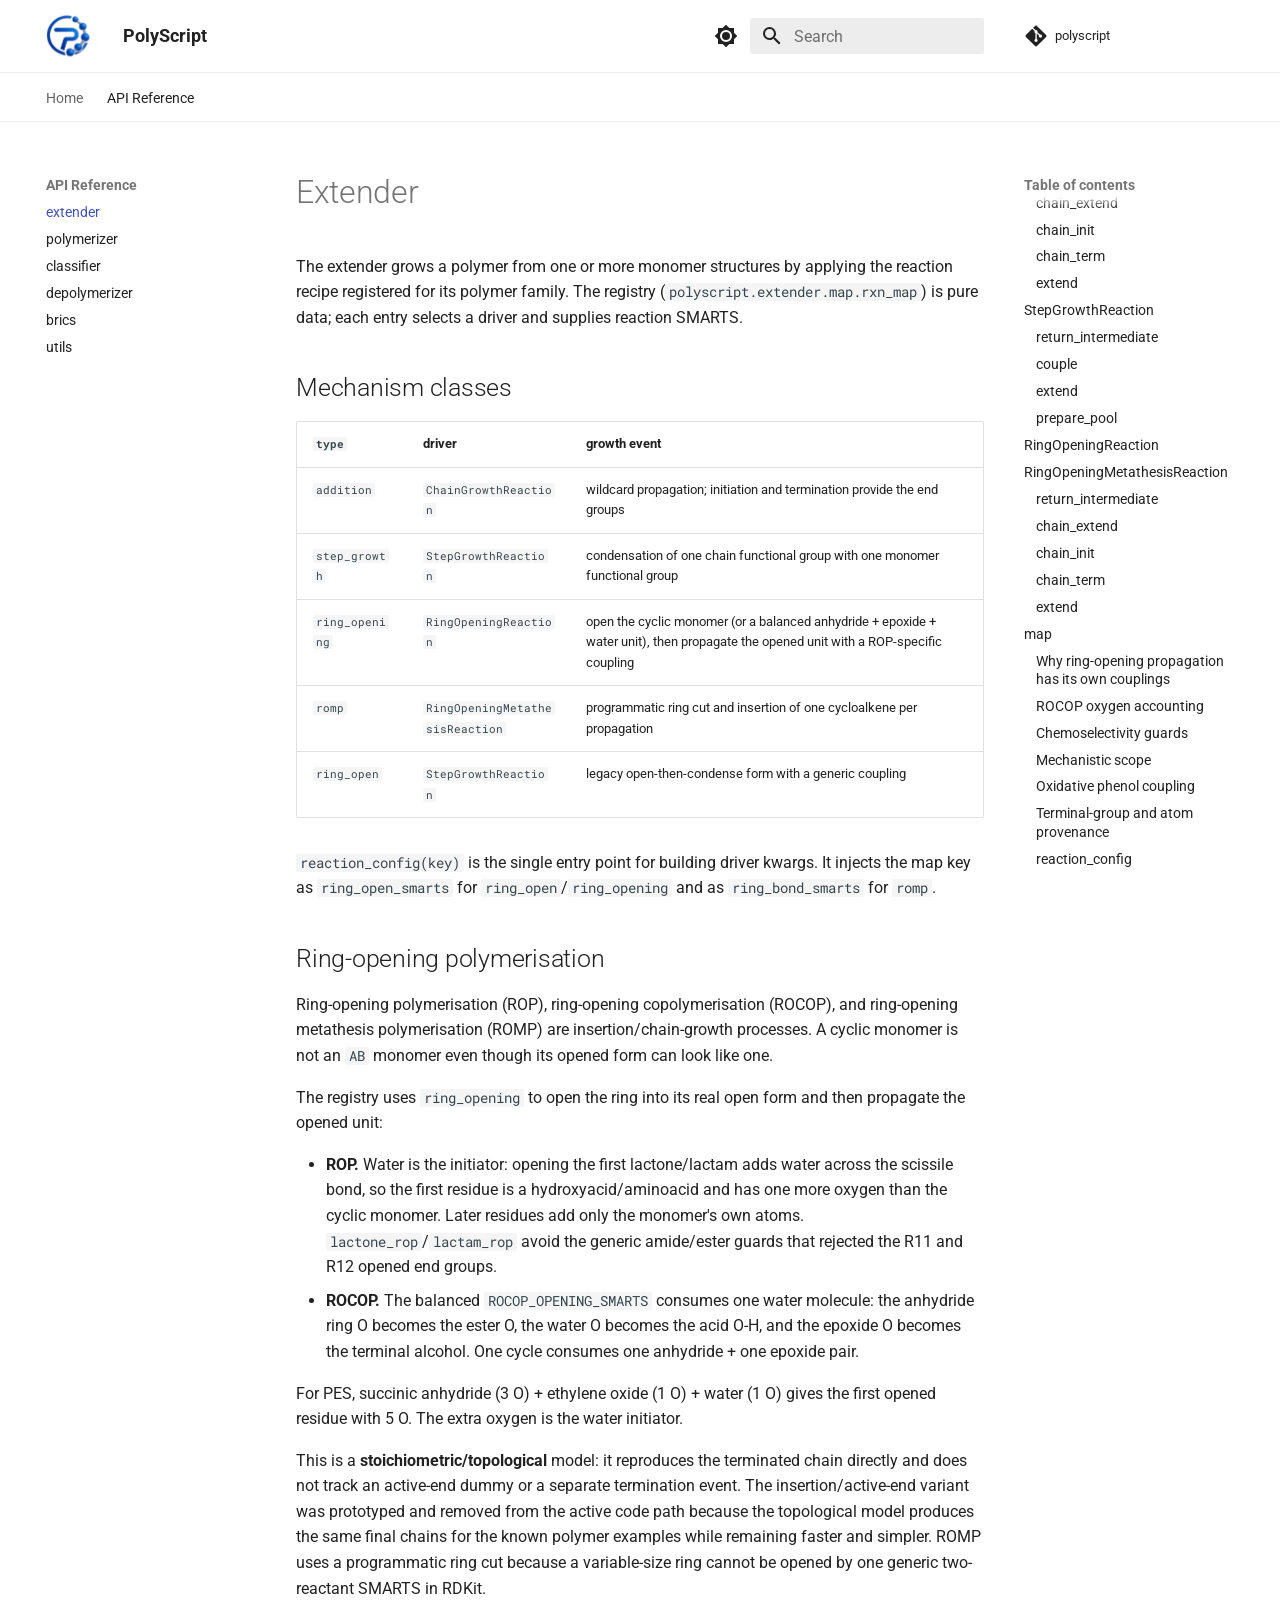
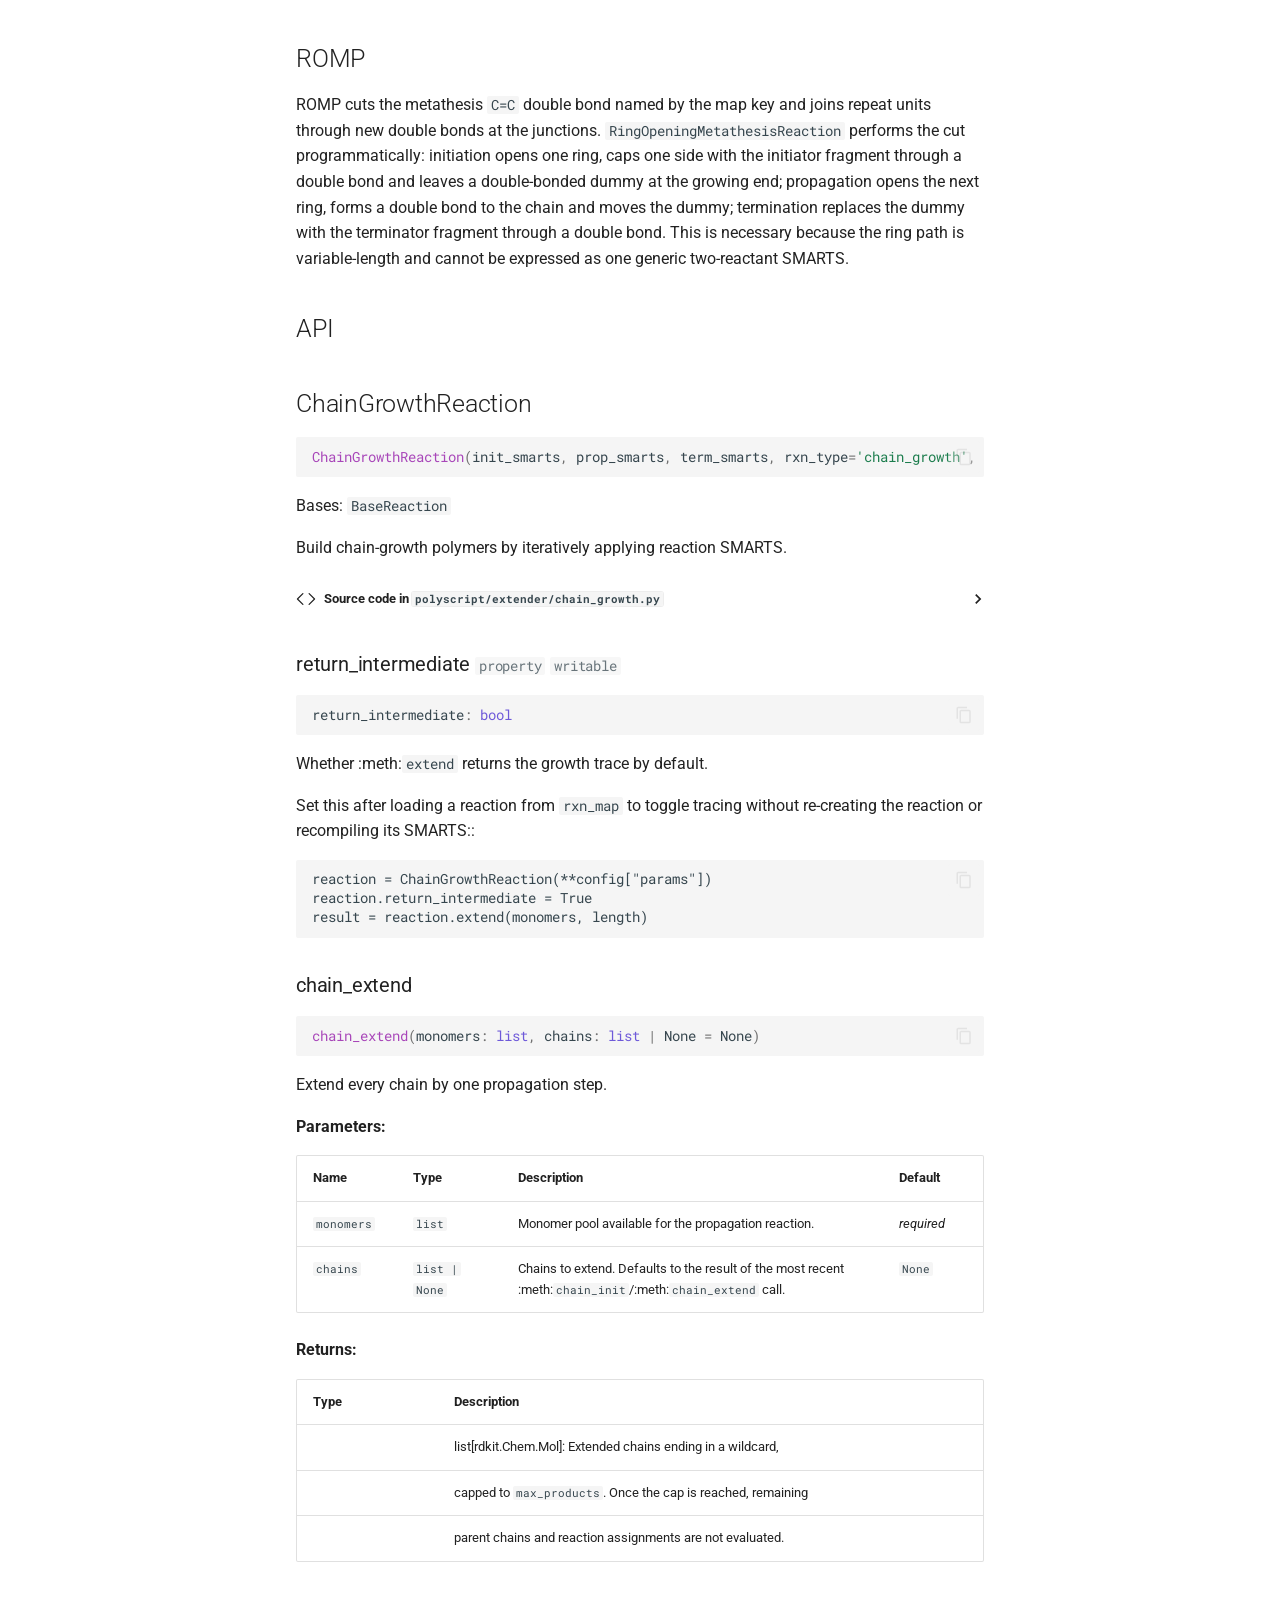
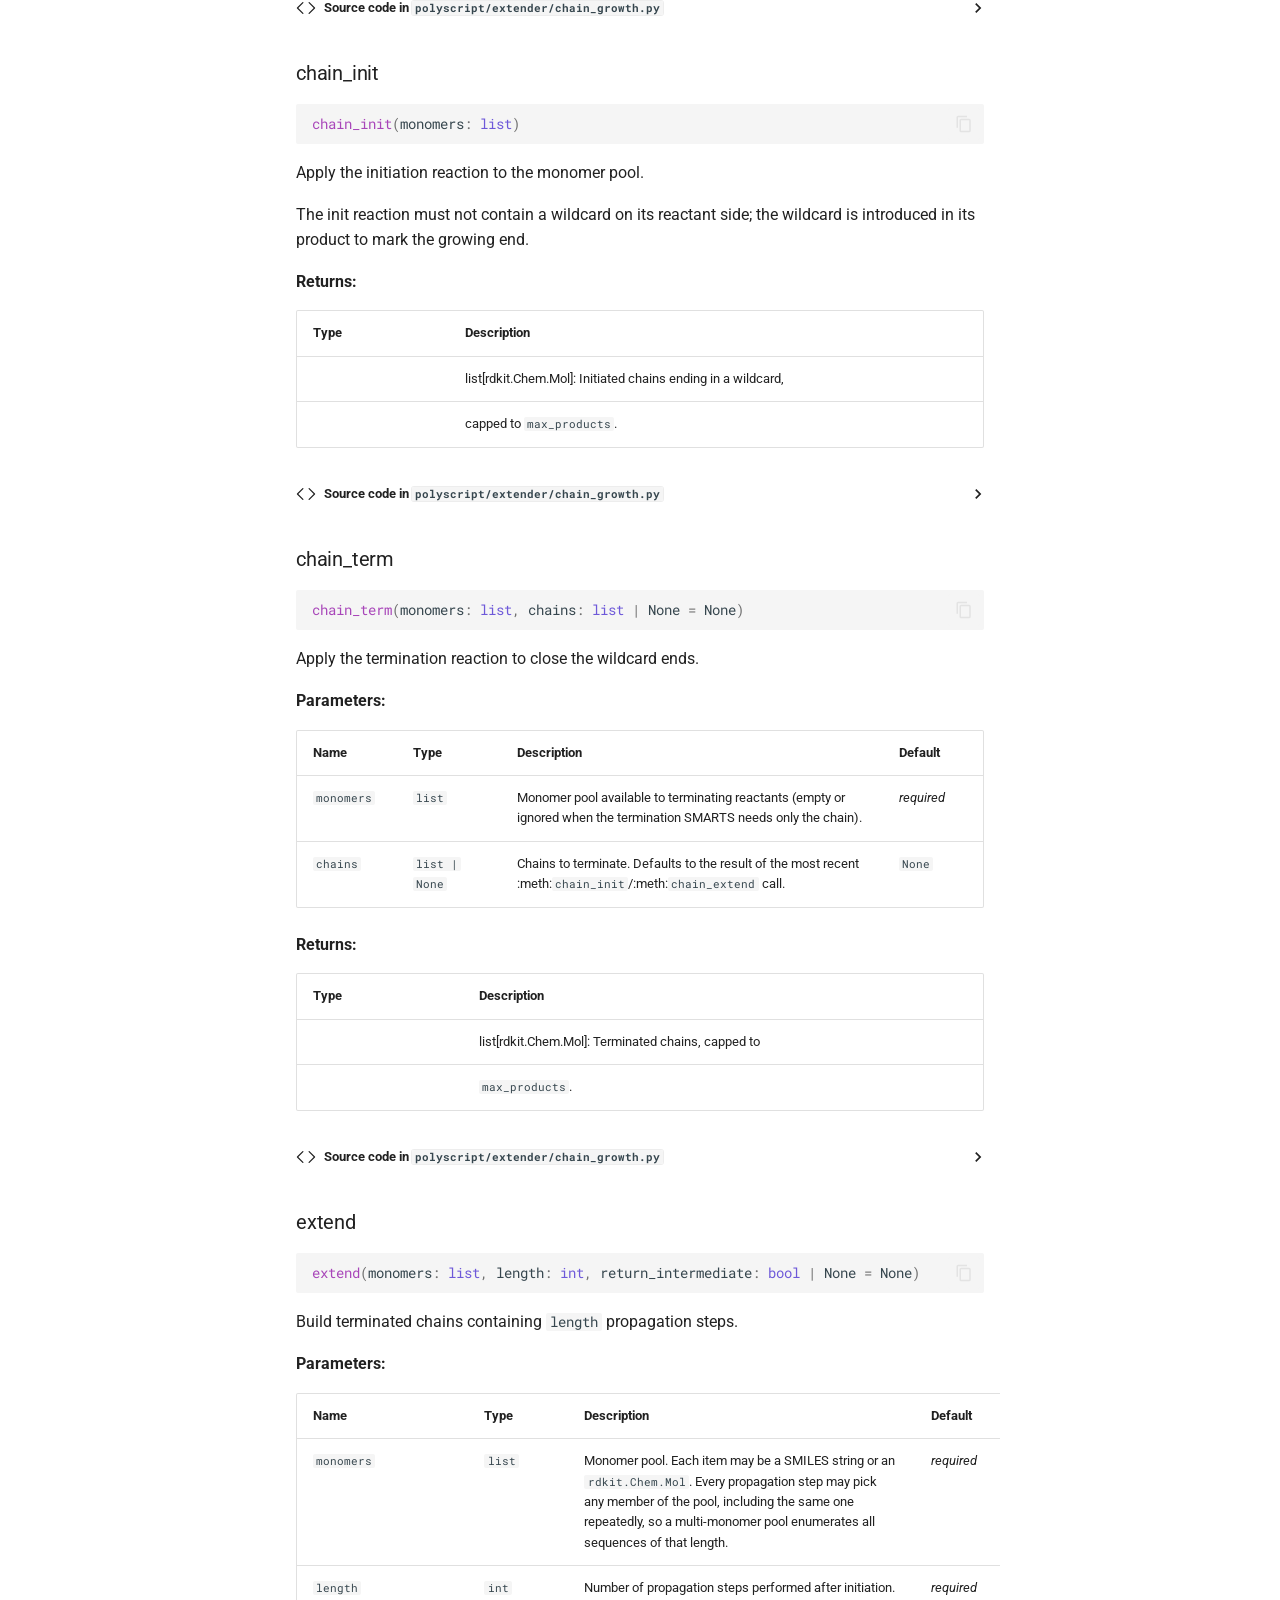
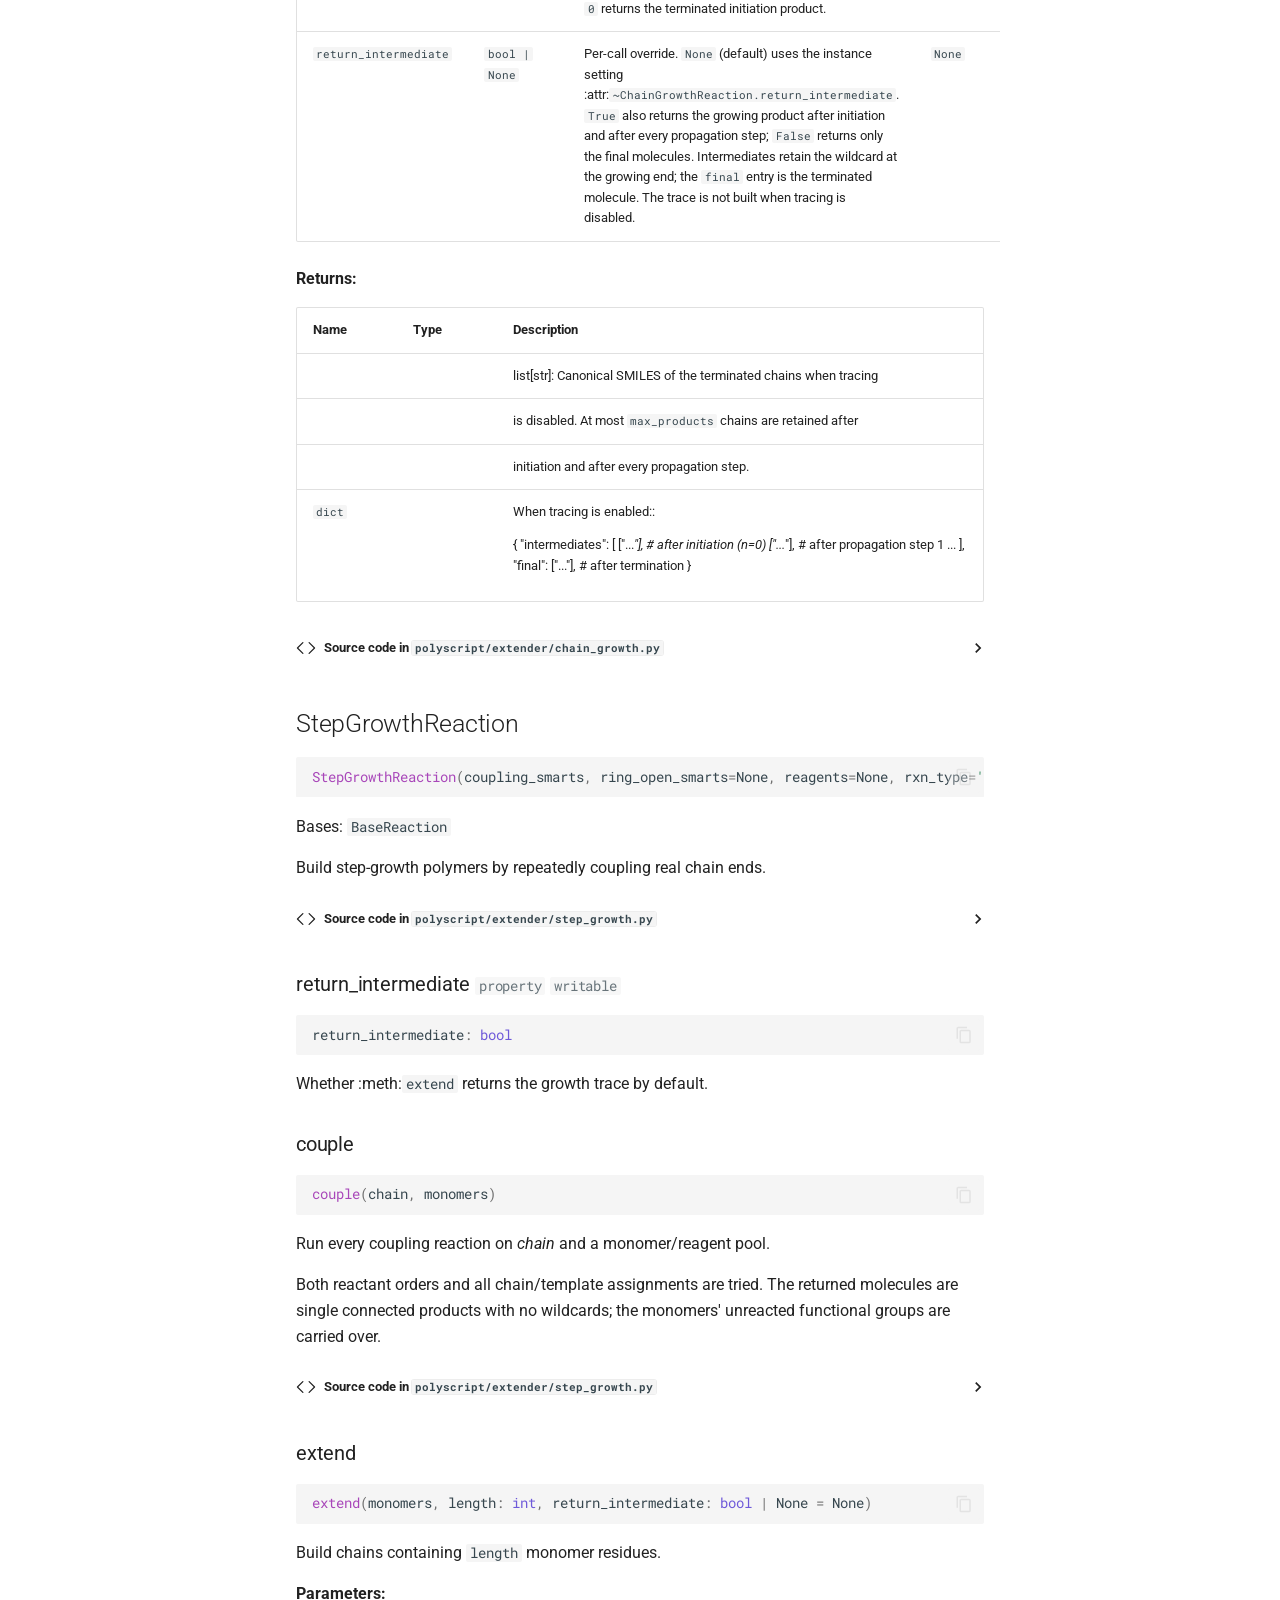
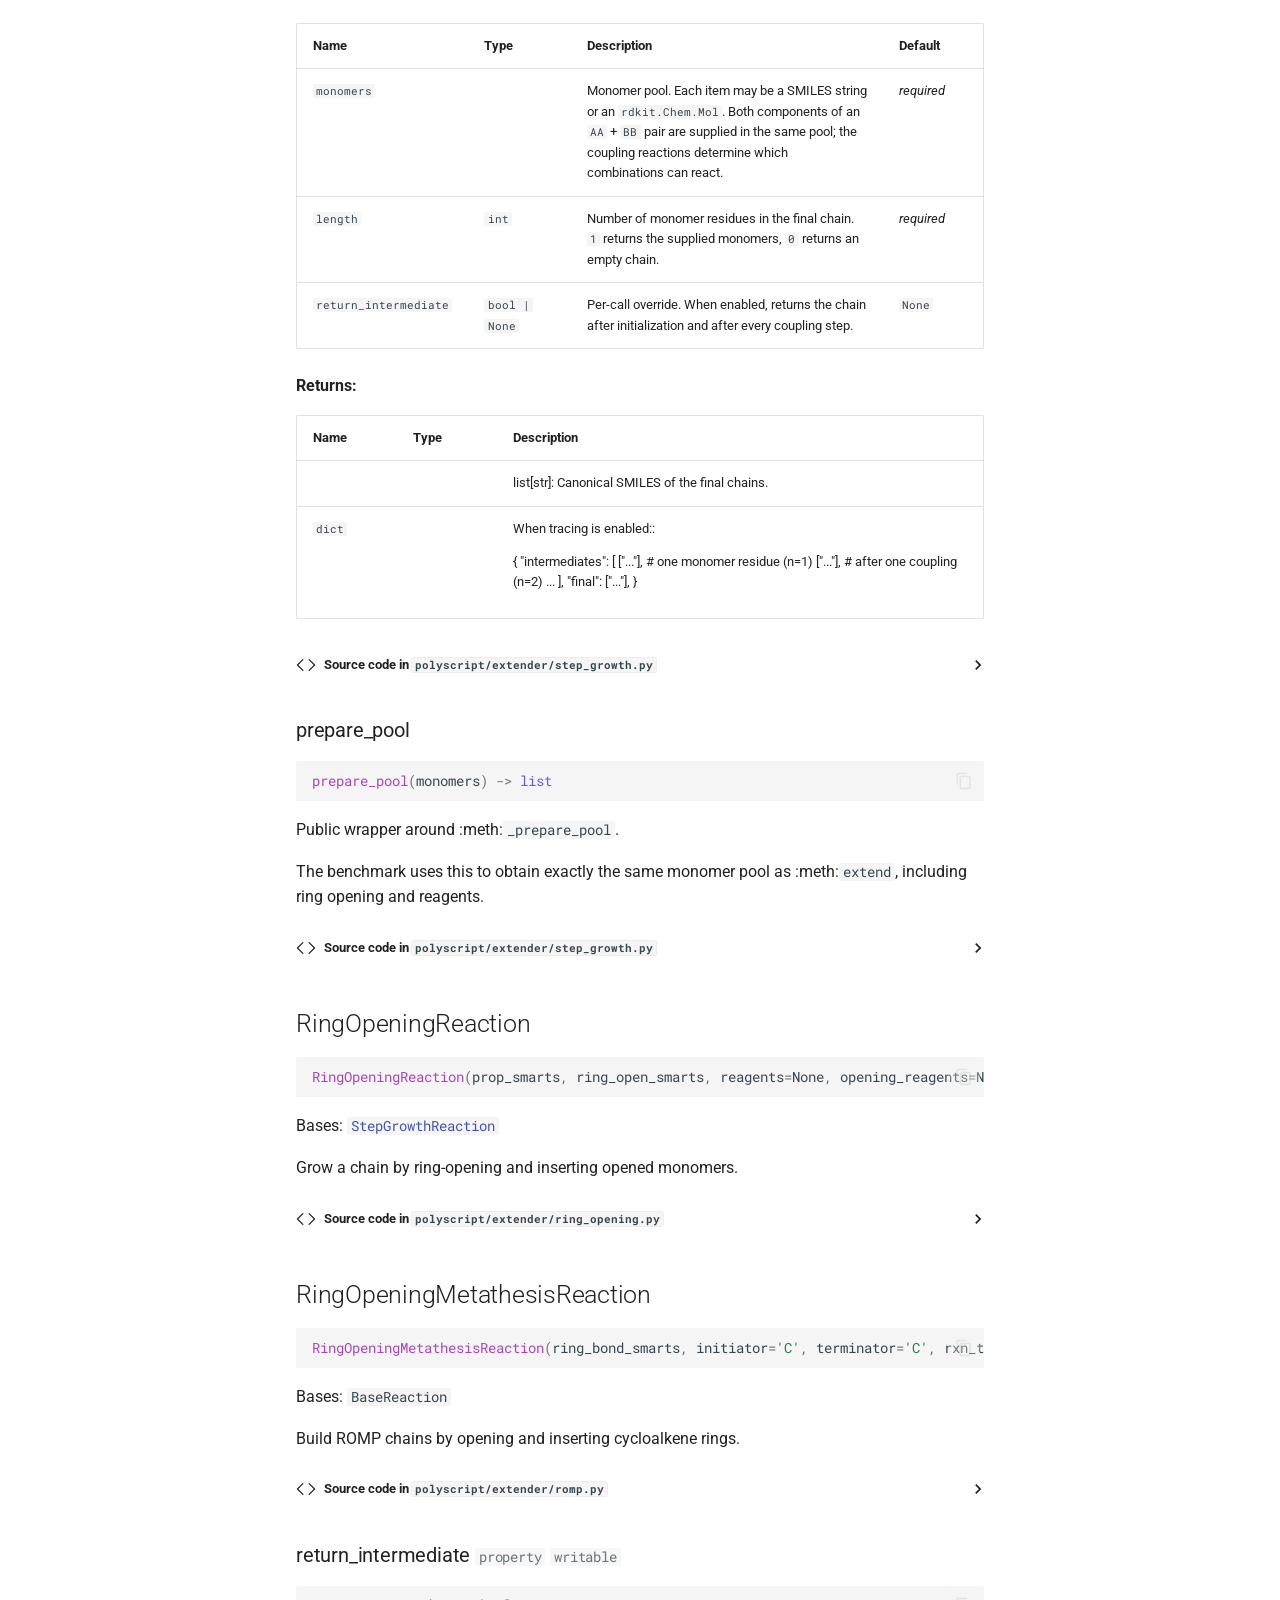
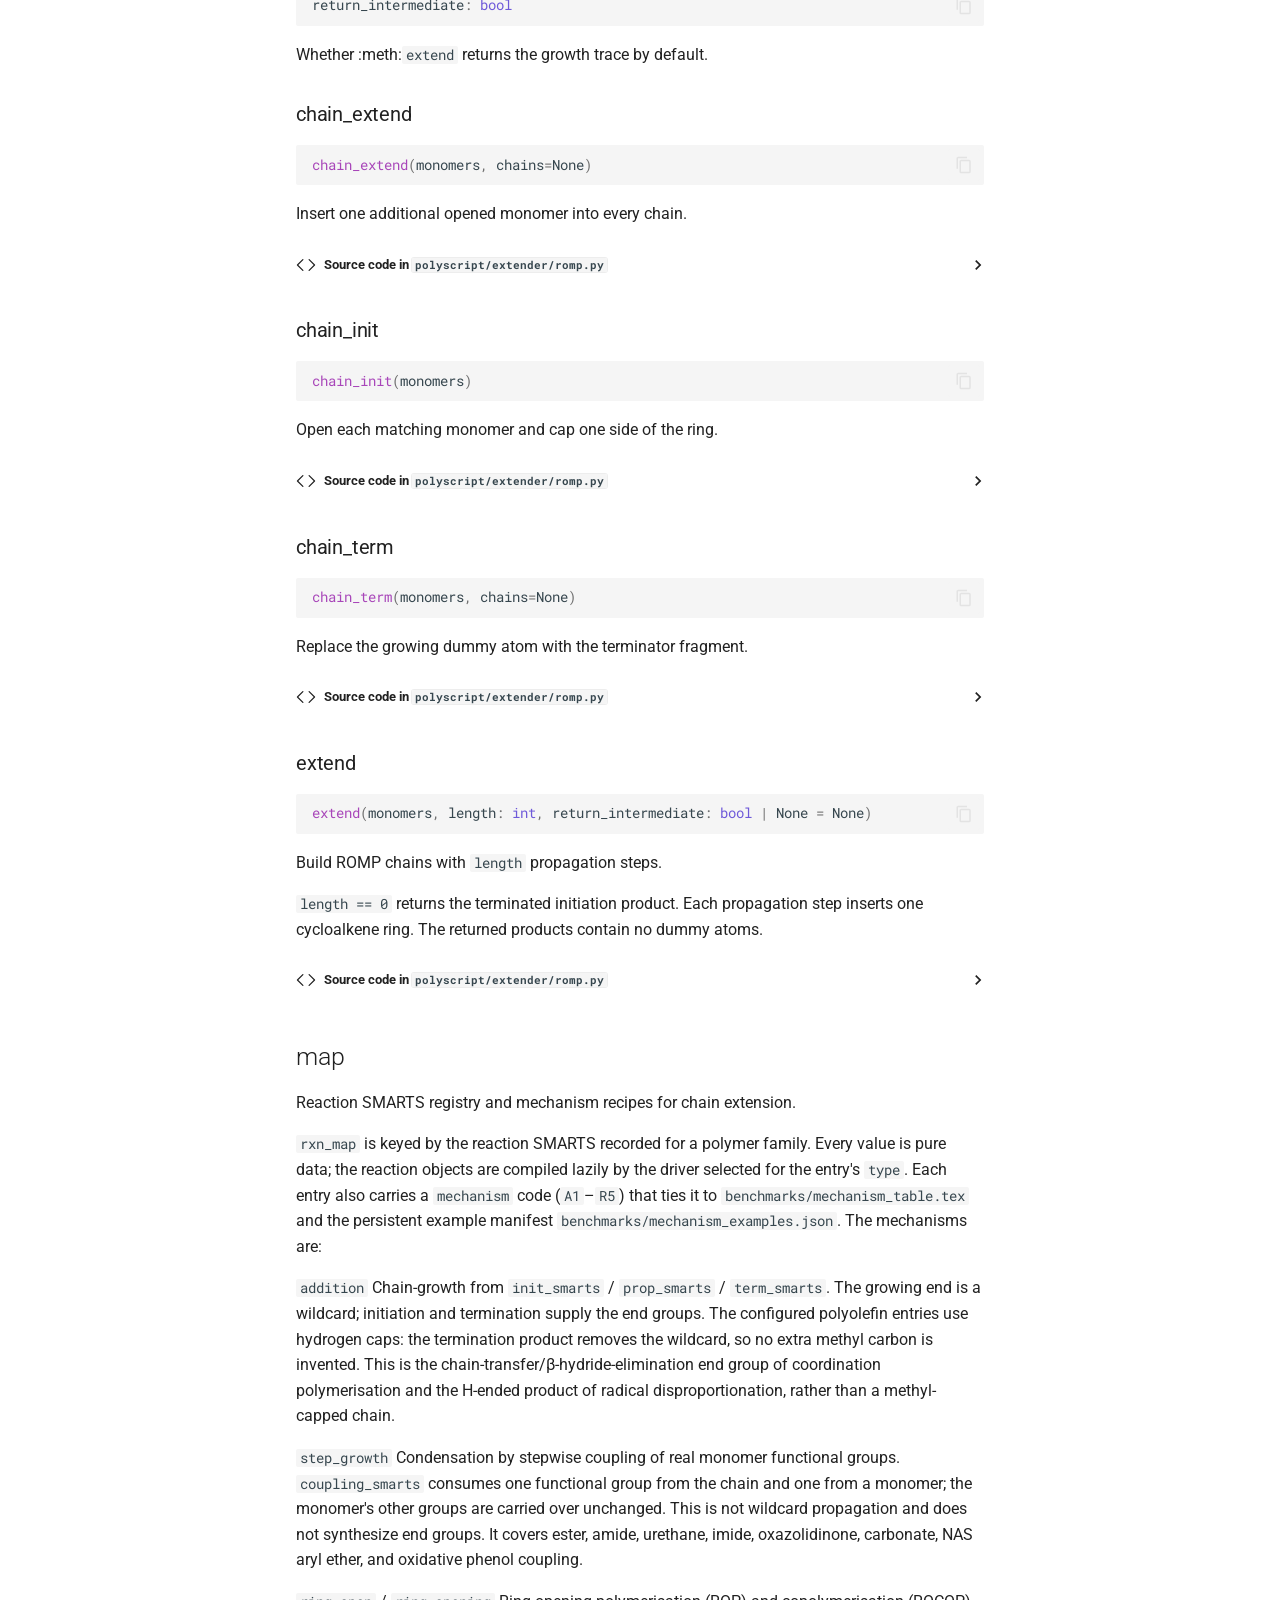
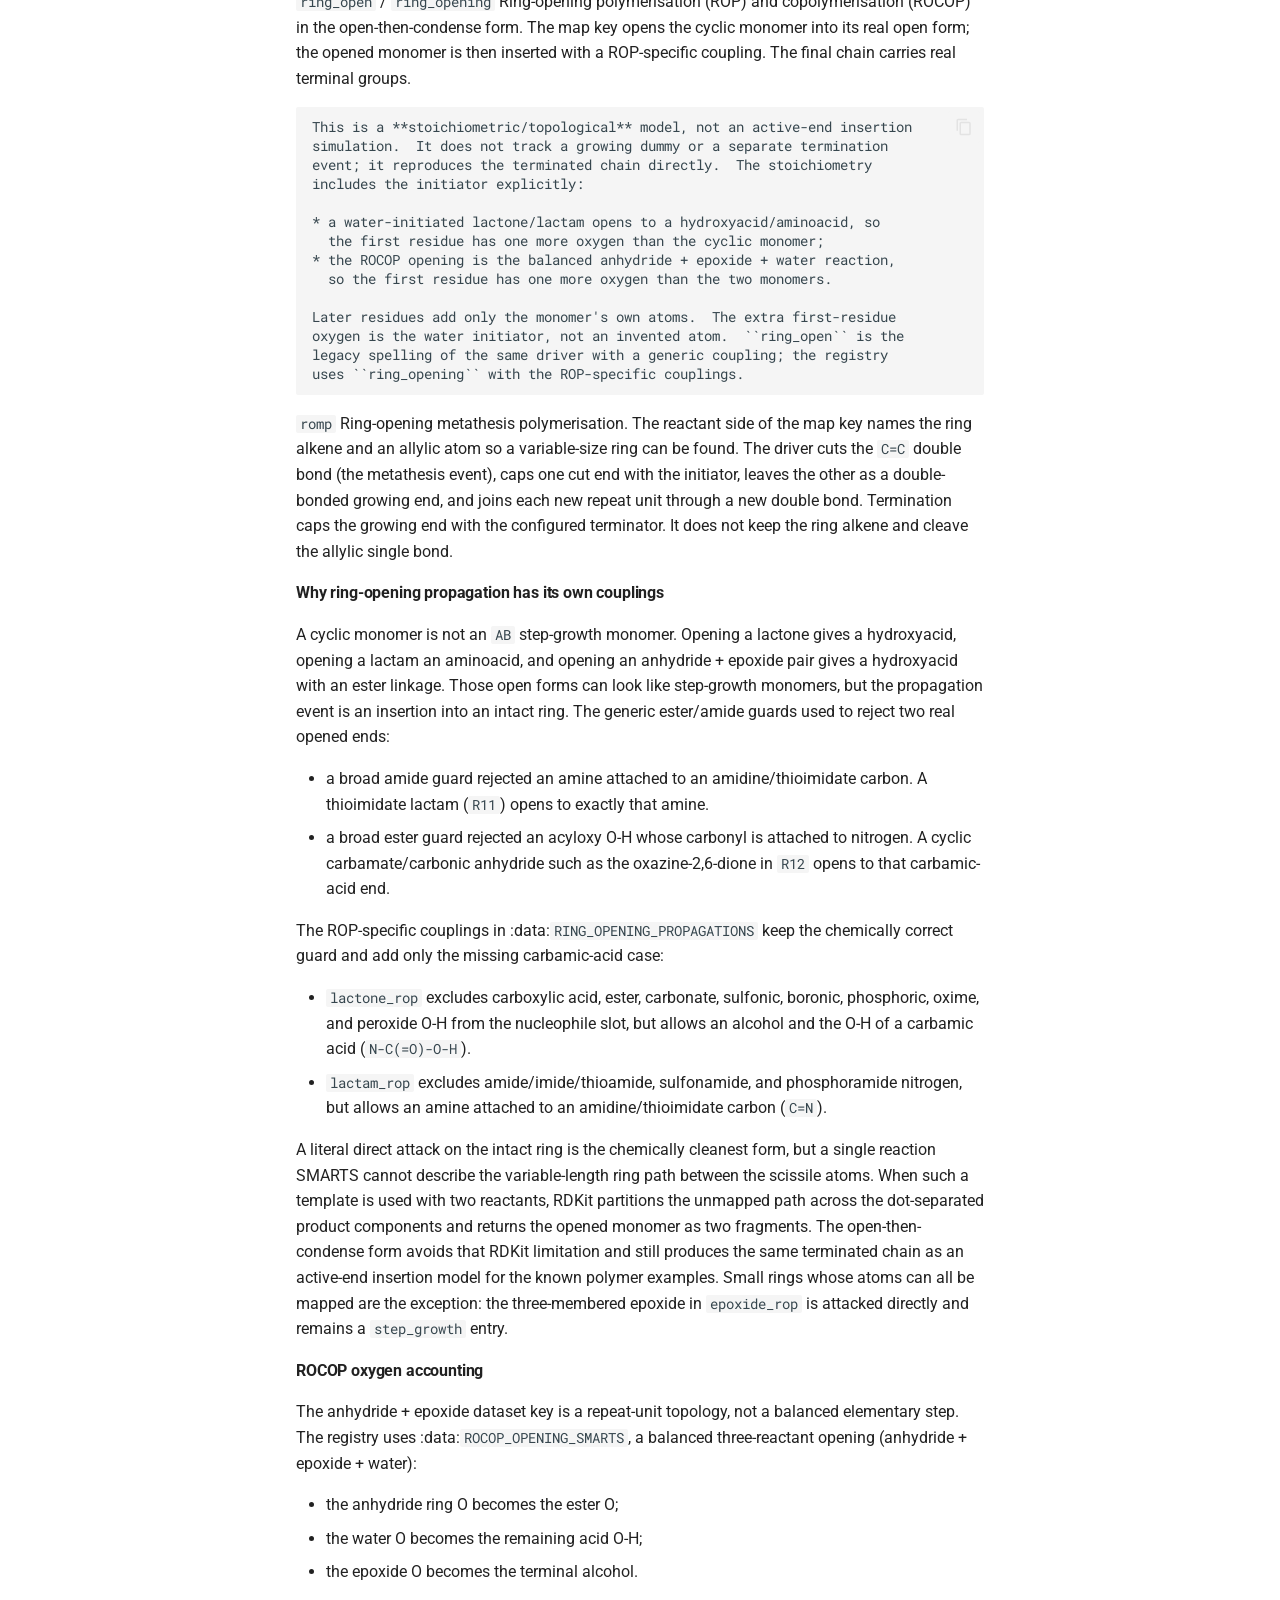
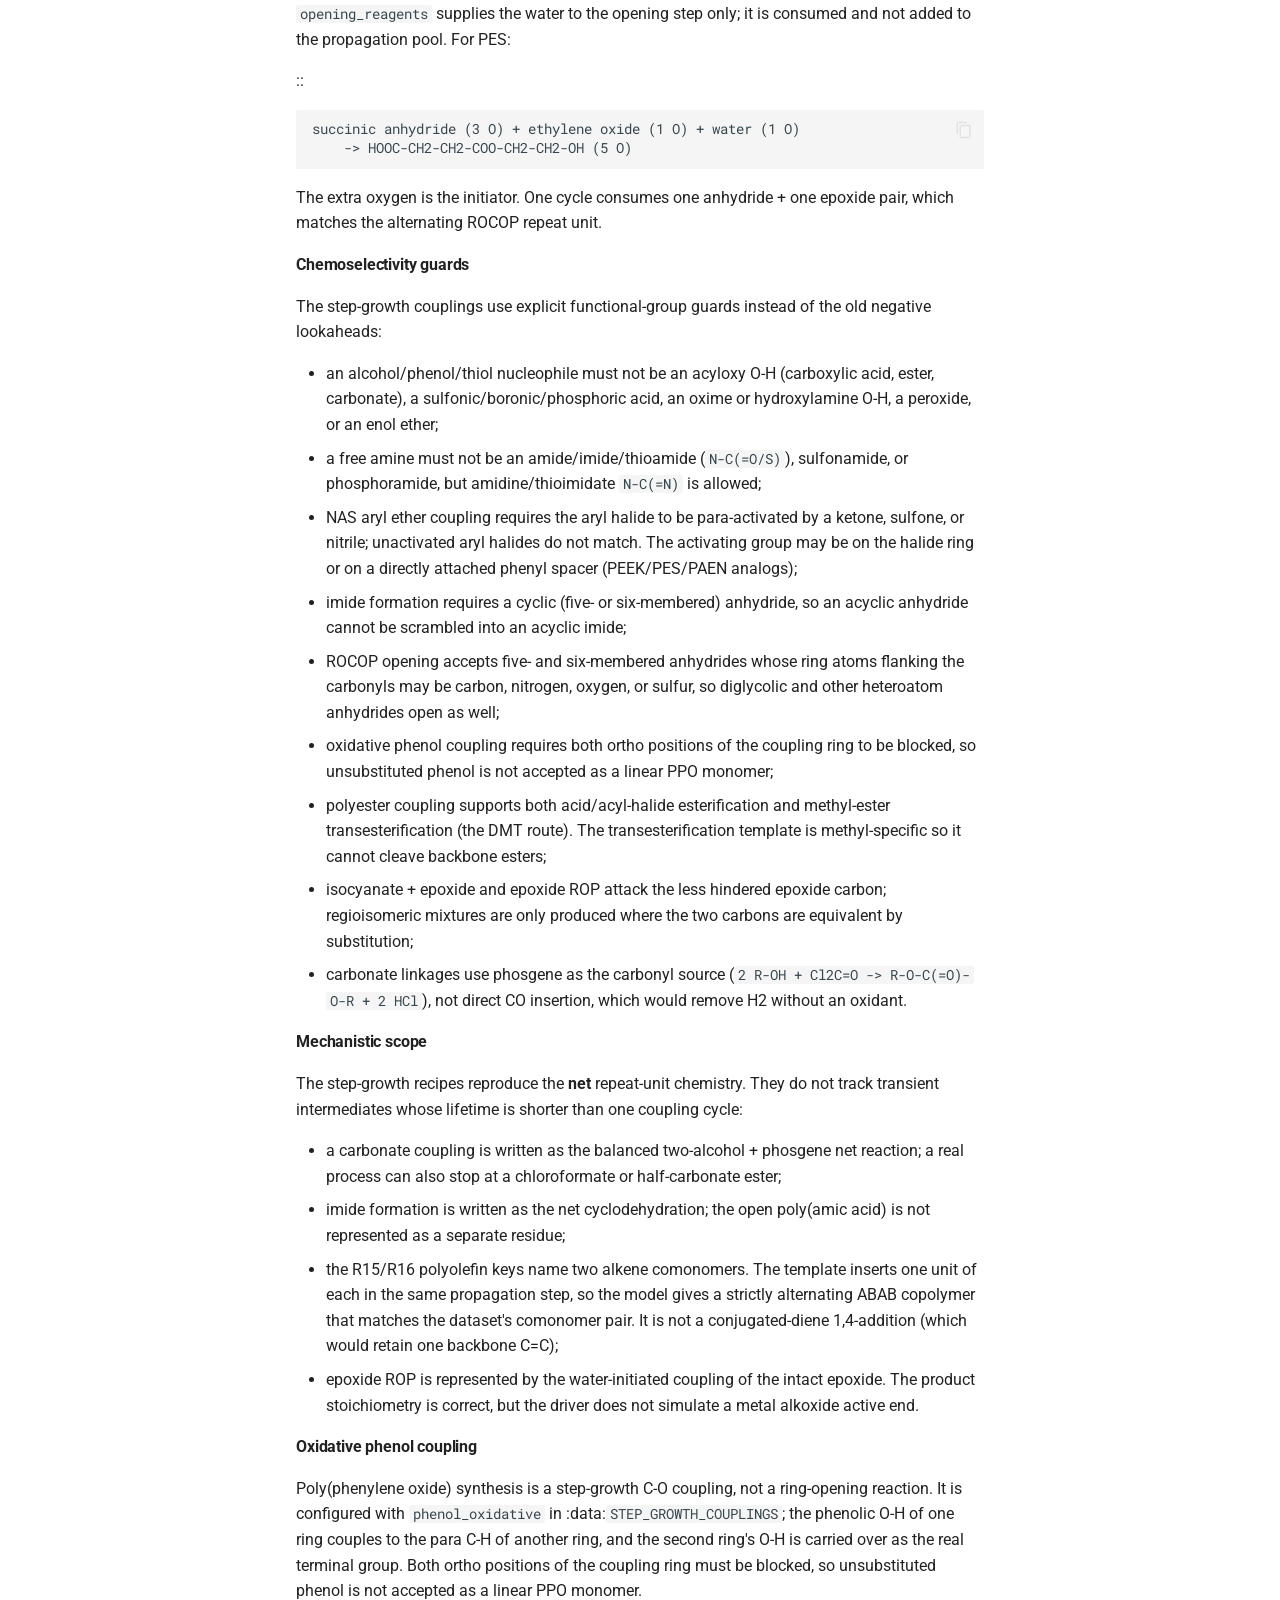
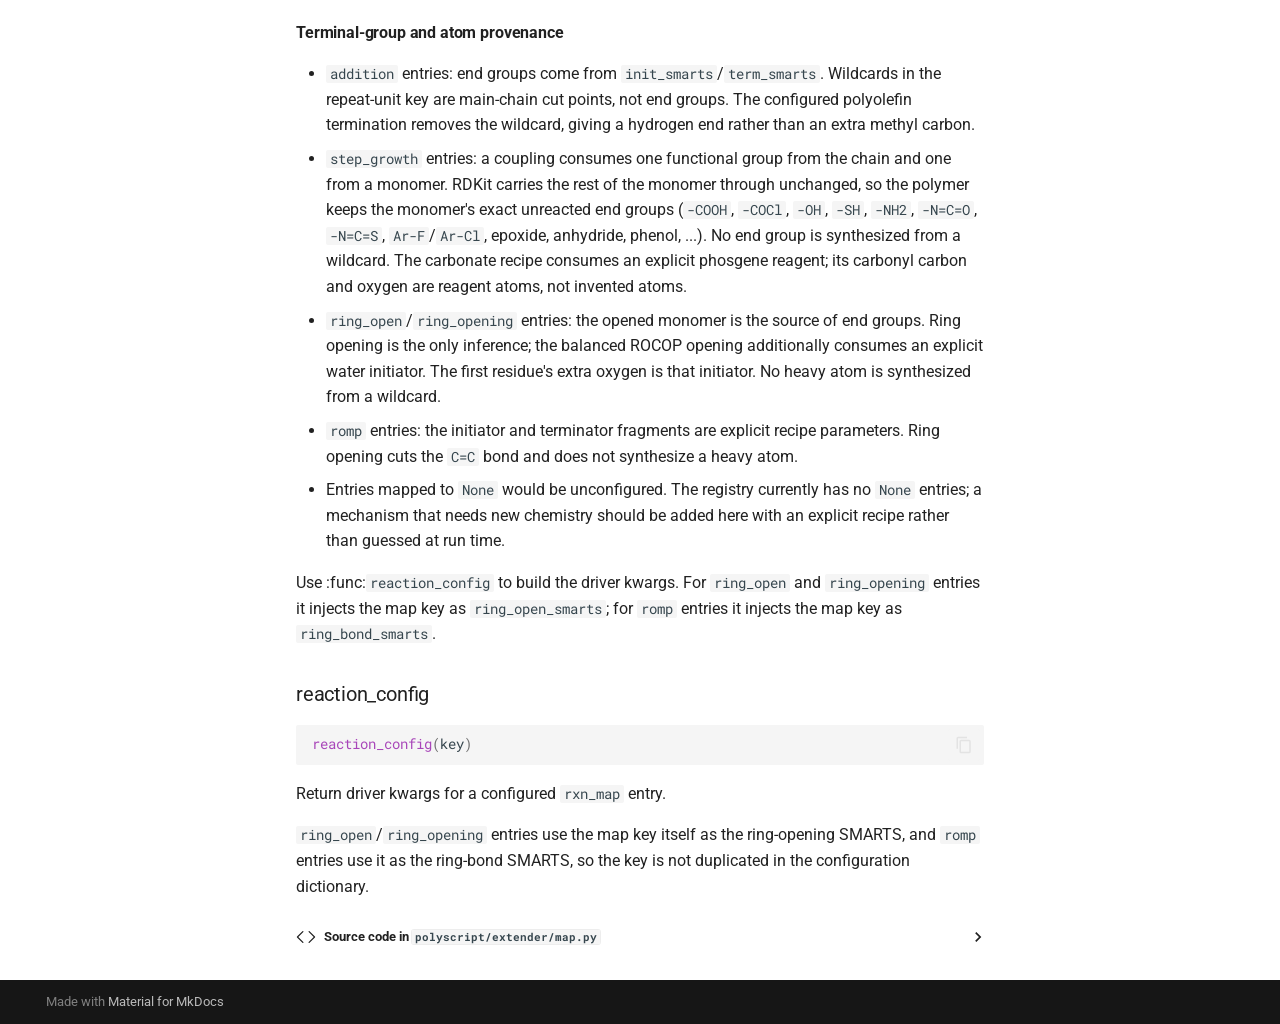
<file: api/extender/index.html>
<!doctype html>
<html lang="en" class="no-js">
  <head>
    
      <meta charset="utf-8">
      <meta name="viewport" content="width=device-width,initial-scale=1">
      
        <meta name="description" content="An optimized virtual polymerization framework that utilizes a custom polymer representation to induce better programmability for the chain formation.">
      
      
        <meta name="author" content="PolyScript Contributors">
      
      
      
        <link rel="prev" href="../..">
      
      
        <link rel="next" href="../polymerizer/">
      
      
        
      
      
      <link rel="icon" href="../../assets/logo.png">
      <meta name="generator" content="mkdocs-1.6.1, mkdocs-material-9.8.1">
    
    
      
        <title>extender - PolyScript</title>
      
    
    
      <link rel="stylesheet" href="../../assets/stylesheets/main.57a0d79d.min.css">
      
        
        <link rel="stylesheet" href="../../assets/stylesheets/palette.fb2fffe2.min.css">
      
      


    
    
      
    
    
      
        
        
        <link rel="preconnect" href="https://fonts.gstatic.com" crossorigin>
        <link rel="stylesheet" href="https://fonts.googleapis.com/css?family=Roboto:300,300i,400,400i,700,700i%7CRoboto+Mono:400,400i,700,700i&display=fallback">
        <style>:root{--md-text-font:"Roboto";--md-code-font:"Roboto Mono"}</style>
      
    
    
      <link rel="stylesheet" href="../../assets/_mkdocstrings.css">
    
      <link rel="stylesheet" href="../../stylesheets/extra.css">
    
    <script>__md_scope=new URL("../..",location),__md_hash=e=>[...e].reduce(((e,_)=>(e<<5)-e+_.charCodeAt(0)),0),__md_get=(e,_=localStorage,t=__md_scope)=>JSON.parse(_.getItem(t.pathname+"."+e)),__md_set=(e,_,t=localStorage,a=__md_scope)=>{try{t.setItem(a.pathname+"."+e,JSON.stringify(_))}catch(e){}}</script>
    
      

    
    
  </head>
  
  
    
    
      
    
    
    
    
    <body dir="ltr" data-md-color-scheme="default" data-md-color-primary="white" data-md-color-accent="indigo">
  
    
    <input class="md-toggle" data-md-toggle="drawer" type="checkbox" id="__drawer" autocomplete="off">
    <input class="md-toggle" data-md-toggle="search" type="checkbox" id="__search" autocomplete="off">
    <label class="md-overlay" for="__drawer"></label>
    <div data-md-component="skip">
      
        
        <a href="#extender" class="md-skip">
          Skip to content
        </a>
      
    </div>
    <div data-md-component="announce">
      
    </div>
    
    
      

<header class="md-header" data-md-component="header">
  <nav class="md-header__inner md-grid" aria-label="Header">
    <a href="../.." title="PolyScript" class="md-header__button md-logo" aria-label="PolyScript" data-md-component="logo">
      
  <img src="../../assets/logo.png" alt="logo">

    </a>
    <label class="md-header__button md-icon" for="__drawer">
      
      <svg xmlns="http://www.w3.org/2000/svg" viewBox="0 0 24 24"><path d="M3 6h18v2H3zm0 5h18v2H3zm0 5h18v2H3z"/></svg>
    </label>
    <div class="md-header__title" data-md-component="header-title">
      <div class="md-header__ellipsis">
        <div class="md-header__topic">
          <span class="md-ellipsis">
            PolyScript
          </span>
        </div>
        <div class="md-header__topic" data-md-component="header-topic">
          <span class="md-ellipsis">
            
              extender
            
          </span>
        </div>
      </div>
    </div>
    
      
        <form class="md-header__option" data-md-component="palette">
  
    
    
    
    <input class="md-option" data-md-color-media="" data-md-color-scheme="default" data-md-color-primary="white" data-md-color-accent="indigo"  aria-label="Switch to dark mode"  type="radio" name="__palette" id="__palette_0">
    
      <label class="md-header__button md-icon" title="Switch to dark mode" for="__palette_1" hidden>
        <svg xmlns="http://www.w3.org/2000/svg" viewBox="0 0 24 24"><path d="M12 8a4 4 0 0 0-4 4 4 4 0 0 0 4 4 4 4 0 0 0 4-4 4 4 0 0 0-4-4m0 10a6 6 0 0 1-6-6 6 6 0 0 1 6-6 6 6 0 0 1 6 6 6 6 0 0 1-6 6m8-9.31V4h-4.69L12 .69 8.69 4H4v4.69L.69 12 4 15.31V20h4.69L12 23.31 15.31 20H20v-4.69L23.31 12z"/></svg>
      </label>
    
  
    
    
    
    <input class="md-option" data-md-color-media="" data-md-color-scheme="slate" data-md-color-primary="black" data-md-color-accent="indigo"  aria-label="Switch to light mode"  type="radio" name="__palette" id="__palette_1">
    
      <label class="md-header__button md-icon" title="Switch to light mode" for="__palette_0" hidden>
        <svg xmlns="http://www.w3.org/2000/svg" viewBox="0 0 24 24"><path d="M12 18c-.89 0-1.74-.2-2.5-.55C11.56 16.5 13 14.42 13 12s-1.44-4.5-3.5-5.45C10.26 6.2 11.11 6 12 6a6 6 0 0 1 6 6 6 6 0 0 1-6 6m8-9.31V4h-4.69L12 .69 8.69 4H4v4.69L.69 12 4 15.31V20h4.69L12 23.31 15.31 20H20v-4.69L23.31 12z"/></svg>
      </label>
    
  
</form>
      
    
    
      <script>var palette=__md_get("__palette");if(palette&&palette.color){if("(prefers-color-scheme)"===palette.color.media){var media=matchMedia("(prefers-color-scheme: light)"),input=document.querySelector(media.matches?"[data-md-color-media='(prefers-color-scheme: light)']":"[data-md-color-media='(prefers-color-scheme: dark)']");palette.color.media=input.getAttribute("data-md-color-media"),palette.color.scheme=input.getAttribute("data-md-color-scheme"),palette.color.primary=input.getAttribute("data-md-color-primary"),palette.color.accent=input.getAttribute("data-md-color-accent")}for(var[key,value]of Object.entries(palette.color))document.body.setAttribute("data-md-color-"+key,value)}</script>
    
    
    
      
      
        <label class="md-header__button md-icon" for="__search">
          
          <svg xmlns="http://www.w3.org/2000/svg" viewBox="0 0 24 24"><path d="M9.5 3A6.5 6.5 0 0 1 16 9.5c0 1.61-.59 3.09-1.56 4.23l.27.27h.79l5 5-1.5 1.5-5-5v-.79l-.27-.27A6.52 6.52 0 0 1 9.5 16 6.5 6.5 0 0 1 3 9.5 6.5 6.5 0 0 1 9.5 3m0 2C7 5 5 7 5 9.5S7 14 9.5 14 14 12 14 9.5 12 5 9.5 5"/></svg>
        </label>
        <div class="md-search" data-md-component="search" role="dialog">
  <label class="md-search__overlay" for="__search"></label>
  <div class="md-search__inner" role="search">
    <form class="md-search__form" name="search">
      <input type="text" class="md-search__input" name="query" aria-label="Search" placeholder="Search" autocapitalize="off" autocorrect="off" autocomplete="off" spellcheck="false" data-md-component="search-query" required>
      <label class="md-search__icon md-icon" for="__search">
        
        <svg xmlns="http://www.w3.org/2000/svg" viewBox="0 0 24 24"><path d="M9.5 3A6.5 6.5 0 0 1 16 9.5c0 1.61-.59 3.09-1.56 4.23l.27.27h.79l5 5-1.5 1.5-5-5v-.79l-.27-.27A6.52 6.52 0 0 1 9.5 16 6.5 6.5 0 0 1 3 9.5 6.5 6.5 0 0 1 9.5 3m0 2C7 5 5 7 5 9.5S7 14 9.5 14 14 12 14 9.5 12 5 9.5 5"/></svg>
        
        <svg xmlns="http://www.w3.org/2000/svg" viewBox="0 0 24 24"><path d="M20 11v2H8l5.5 5.5-1.42 1.42L4.16 12l7.92-7.92L13.5 5.5 8 11z"/></svg>
      </label>
      <nav class="md-search__options" aria-label="Search">
        
        <button type="reset" class="md-search__icon md-icon" title="Clear" aria-label="Clear" tabindex="-1">
          
          <svg xmlns="http://www.w3.org/2000/svg" viewBox="0 0 24 24"><path d="M19 6.41 17.59 5 12 10.59 6.41 5 5 6.41 10.59 12 5 17.59 6.41 19 12 13.41 17.59 19 19 17.59 13.41 12z"/></svg>
        </button>
      </nav>
      
        <div class="md-search__suggest" data-md-component="search-suggest"></div>
      
    </form>
    <div class="md-search__output">
      <div class="md-search__scrollwrap" tabindex="0" data-md-scrollfix>
        <div class="md-search-result" data-md-component="search-result">
          <div class="md-search-result__meta">
            Initializing search
          </div>
          <ol class="md-search-result__list" role="presentation"></ol>
        </div>
      </div>
    </div>
  </div>
</div>
      
    
    
      <div class="md-header__source">
        <a href="https://github.com/user/polyscript" title="Go to repository" class="md-source" data-md-component="source">
  <div class="md-source__icon md-icon">
    
    <svg xmlns="http://www.w3.org/2000/svg" viewBox="0 0 448 512"><!--! Font Awesome Free 7.1.0 by @fontawesome - https://fontawesome.com License - https://fontawesome.com/license/free (Icons: CC BY 4.0, Fonts: SIL OFL 1.1, Code: MIT License) Copyright 2025 Fonticons, Inc.--><path d="M439.6 236.1 244 40.5c-5.4-5.5-12.8-8.5-20.4-8.5s-15 3-20.4 8.4L162.5 81l51.5 51.5c27.1-9.1 52.7 16.8 43.4 43.7l49.7 49.7c34.2-11.8 61.2 31 35.5 56.7-26.5 26.5-70.2-2.9-56-37.3L240.3 199v121.9c25.3 12.5 22.3 41.8 9.1 55-6.4 6.4-15.2 10.1-24.3 10.1s-17.8-3.6-24.3-10.1c-17.6-17.6-11.1-46.9 11.2-56v-123c-20.8-8.5-24.6-30.7-18.6-45L142.6 101 8.5 235.1C3 240.6 0 247.9 0 255.5s3 15 8.5 20.4l195.6 195.7c5.4 5.4 12.7 8.4 20.4 8.4s15-3 20.4-8.4l194.7-194.7c5.4-5.4 8.4-12.8 8.4-20.4s-3-15-8.4-20.4"/></svg>
  </div>
  <div class="md-source__repository">
    polyscript
  </div>
</a>
      </div>
    
  </nav>
  
</header>
    
    <div class="md-container" data-md-component="container">
      
      
        
          
            
<nav class="md-tabs" aria-label="Tabs" data-md-component="tabs">
  <div class="md-grid">
    <ul class="md-tabs__list">
      
        
  
  
  
  
    <li class="md-tabs__item">
      <a href="../.." class="md-tabs__link">
        
  
  
    
  
  Home

      </a>
    </li>
  

      
        
  
  
  
    
  
  
    
    
      <li class="md-tabs__item md-tabs__item--active">
        <a href="./" class="md-tabs__link">
          
  
  
    
  
  API Reference

        </a>
      </li>
    
  

      
    </ul>
  </div>
</nav>
          
        
      
      <main class="md-main" data-md-component="main">
        <div class="md-main__inner md-grid">
          
            
              
              <div class="md-sidebar md-sidebar--primary" data-md-component="sidebar" data-md-type="navigation" >
                <div class="md-sidebar__scrollwrap">
                  <div class="md-sidebar__inner">
                    


  


<nav class="md-nav md-nav--primary md-nav--lifted" aria-label="Navigation" data-md-level="0">
  <label class="md-nav__title" for="__drawer">
    <a href="../.." title="PolyScript" class="md-nav__button md-logo" aria-label="PolyScript" data-md-component="logo">
      
  <img src="../../assets/logo.png" alt="logo">

    </a>
    PolyScript
  </label>
  
    <div class="md-nav__source">
      <a href="https://github.com/user/polyscript" title="Go to repository" class="md-source" data-md-component="source">
  <div class="md-source__icon md-icon">
    
    <svg xmlns="http://www.w3.org/2000/svg" viewBox="0 0 448 512"><!--! Font Awesome Free 7.1.0 by @fontawesome - https://fontawesome.com License - https://fontawesome.com/license/free (Icons: CC BY 4.0, Fonts: SIL OFL 1.1, Code: MIT License) Copyright 2025 Fonticons, Inc.--><path d="M439.6 236.1 244 40.5c-5.4-5.5-12.8-8.5-20.4-8.5s-15 3-20.4 8.4L162.5 81l51.5 51.5c27.1-9.1 52.7 16.8 43.4 43.7l49.7 49.7c34.2-11.8 61.2 31 35.5 56.7-26.5 26.5-70.2-2.9-56-37.3L240.3 199v121.9c25.3 12.5 22.3 41.8 9.1 55-6.4 6.4-15.2 10.1-24.3 10.1s-17.8-3.6-24.3-10.1c-17.6-17.6-11.1-46.9 11.2-56v-123c-20.8-8.5-24.6-30.7-18.6-45L142.6 101 8.5 235.1C3 240.6 0 247.9 0 255.5s3 15 8.5 20.4l195.6 195.7c5.4 5.4 12.7 8.4 20.4 8.4s15-3 20.4-8.4l194.7-194.7c5.4-5.4 8.4-12.8 8.4-20.4s-3-15-8.4-20.4"/></svg>
  </div>
  <div class="md-source__repository">
    polyscript
  </div>
</a>
    </div>
  
  <ul class="md-nav__list" data-md-scrollfix>
    
      
      
  
  
  
  
    <li class="md-nav__item">
      <a href="../.." class="md-nav__link">
        
  
  
  <span class="md-ellipsis">
    
  
    Home
  

    
  </span>
  
  

      </a>
    </li>
  

    
      
      
  
  
    
  
  
  
    
    
      
        
      
        
      
        
      
        
      
        
      
        
      
    
    
    
      
        
        
      
      
        
      
    
    
    <li class="md-nav__item md-nav__item--active md-nav__item--section md-nav__item--nested">
      
        
        
        <input class="md-nav__toggle md-toggle " type="checkbox" id="__nav_2" checked>
        
          
          <label class="md-nav__link" for="__nav_2" id="__nav_2_label" tabindex="">
            
  
  
  <span class="md-ellipsis">
    
  
    API Reference
  

    
  </span>
  
  

            <span class="md-nav__icon md-icon"></span>
          </label>
        
        <nav class="md-nav" data-md-level="1" aria-labelledby="__nav_2_label" aria-expanded="true">
          <label class="md-nav__title" for="__nav_2">
            <span class="md-nav__icon md-icon"></span>
            
  
    API Reference
  

          </label>
          <ul class="md-nav__list" data-md-scrollfix>
            
              
                
  
  
    
  
  
  
    <li class="md-nav__item md-nav__item--active">
      
      <input class="md-nav__toggle md-toggle" type="checkbox" id="__toc">
      
      
        
      
      
        <label class="md-nav__link md-nav__link--active" for="__toc">
          
  
  
  <span class="md-ellipsis">
    
  
    extender
  

    
  </span>
  
  

          <span class="md-nav__icon md-icon"></span>
        </label>
      
      <a href="./" class="md-nav__link md-nav__link--active">
        
  
  
  <span class="md-ellipsis">
    
  
    extender
  

    
  </span>
  
  

      </a>
      
        

<nav class="md-nav md-nav--secondary" aria-label="Table of contents">
  
  
  
    
  
  
    <label class="md-nav__title" for="__toc">
      <span class="md-nav__icon md-icon"></span>
      Table of contents
    </label>
    <ul class="md-nav__list" data-md-component="toc" data-md-scrollfix>
      
        <li class="md-nav__item">
  <a href="#mechanism-classes" class="md-nav__link">
    <span class="md-ellipsis">
      
        Mechanism classes
      
    </span>
  </a>
  
</li>
      
        <li class="md-nav__item">
  <a href="#ring-opening-polymerisation" class="md-nav__link">
    <span class="md-ellipsis">
      
        Ring-opening polymerisation
      
    </span>
  </a>
  
</li>
      
        <li class="md-nav__item">
  <a href="#romp" class="md-nav__link">
    <span class="md-ellipsis">
      
        ROMP
      
    </span>
  </a>
  
</li>
      
        <li class="md-nav__item">
  <a href="#api" class="md-nav__link">
    <span class="md-ellipsis">
      
        API
      
    </span>
  </a>
  
</li>
      
        <li class="md-nav__item">
  <a href="#polyscript.extender.chain_growth.ChainGrowthReaction" class="md-nav__link">
    <span class="md-ellipsis">
      
        ChainGrowthReaction
      
    </span>
  </a>
  
    <nav class="md-nav" aria-label="ChainGrowthReaction">
      <ul class="md-nav__list">
        
          <li class="md-nav__item">
  <a href="#polyscript.extender.chain_growth.ChainGrowthReaction.return_intermediate" class="md-nav__link">
    <span class="md-ellipsis">
      
        return_intermediate
      
    </span>
  </a>
  
</li>
        
          <li class="md-nav__item">
  <a href="#polyscript.extender.chain_growth.ChainGrowthReaction.chain_extend" class="md-nav__link">
    <span class="md-ellipsis">
      
        chain_extend
      
    </span>
  </a>
  
</li>
        
          <li class="md-nav__item">
  <a href="#polyscript.extender.chain_growth.ChainGrowthReaction.chain_init" class="md-nav__link">
    <span class="md-ellipsis">
      
        chain_init
      
    </span>
  </a>
  
</li>
        
          <li class="md-nav__item">
  <a href="#polyscript.extender.chain_growth.ChainGrowthReaction.chain_term" class="md-nav__link">
    <span class="md-ellipsis">
      
        chain_term
      
    </span>
  </a>
  
</li>
        
          <li class="md-nav__item">
  <a href="#polyscript.extender.chain_growth.ChainGrowthReaction.extend" class="md-nav__link">
    <span class="md-ellipsis">
      
        extend
      
    </span>
  </a>
  
</li>
        
      </ul>
    </nav>
  
</li>
      
        <li class="md-nav__item">
  <a href="#polyscript.extender.step_growth.StepGrowthReaction" class="md-nav__link">
    <span class="md-ellipsis">
      
        StepGrowthReaction
      
    </span>
  </a>
  
    <nav class="md-nav" aria-label="StepGrowthReaction">
      <ul class="md-nav__list">
        
          <li class="md-nav__item">
  <a href="#polyscript.extender.step_growth.StepGrowthReaction.return_intermediate" class="md-nav__link">
    <span class="md-ellipsis">
      
        return_intermediate
      
    </span>
  </a>
  
</li>
        
          <li class="md-nav__item">
  <a href="#polyscript.extender.step_growth.StepGrowthReaction.couple" class="md-nav__link">
    <span class="md-ellipsis">
      
        couple
      
    </span>
  </a>
  
</li>
        
          <li class="md-nav__item">
  <a href="#polyscript.extender.step_growth.StepGrowthReaction.extend" class="md-nav__link">
    <span class="md-ellipsis">
      
        extend
      
    </span>
  </a>
  
</li>
        
          <li class="md-nav__item">
  <a href="#polyscript.extender.step_growth.StepGrowthReaction.prepare_pool" class="md-nav__link">
    <span class="md-ellipsis">
      
        prepare_pool
      
    </span>
  </a>
  
</li>
        
      </ul>
    </nav>
  
</li>
      
        <li class="md-nav__item">
  <a href="#polyscript.extender.ring_opening.RingOpeningReaction" class="md-nav__link">
    <span class="md-ellipsis">
      
        RingOpeningReaction
      
    </span>
  </a>
  
</li>
      
        <li class="md-nav__item">
  <a href="#polyscript.extender.romp.RingOpeningMetathesisReaction" class="md-nav__link">
    <span class="md-ellipsis">
      
        RingOpeningMetathesisReaction
      
    </span>
  </a>
  
    <nav class="md-nav" aria-label="RingOpeningMetathesisReaction">
      <ul class="md-nav__list">
        
          <li class="md-nav__item">
  <a href="#polyscript.extender.romp.RingOpeningMetathesisReaction.return_intermediate" class="md-nav__link">
    <span class="md-ellipsis">
      
        return_intermediate
      
    </span>
  </a>
  
</li>
        
          <li class="md-nav__item">
  <a href="#polyscript.extender.romp.RingOpeningMetathesisReaction.chain_extend" class="md-nav__link">
    <span class="md-ellipsis">
      
        chain_extend
      
    </span>
  </a>
  
</li>
        
          <li class="md-nav__item">
  <a href="#polyscript.extender.romp.RingOpeningMetathesisReaction.chain_init" class="md-nav__link">
    <span class="md-ellipsis">
      
        chain_init
      
    </span>
  </a>
  
</li>
        
          <li class="md-nav__item">
  <a href="#polyscript.extender.romp.RingOpeningMetathesisReaction.chain_term" class="md-nav__link">
    <span class="md-ellipsis">
      
        chain_term
      
    </span>
  </a>
  
</li>
        
          <li class="md-nav__item">
  <a href="#polyscript.extender.romp.RingOpeningMetathesisReaction.extend" class="md-nav__link">
    <span class="md-ellipsis">
      
        extend
      
    </span>
  </a>
  
</li>
        
      </ul>
    </nav>
  
</li>
      
        <li class="md-nav__item">
  <a href="#polyscript.extender.map" class="md-nav__link">
    <span class="md-ellipsis">
      
        map
      
    </span>
  </a>
  
    <nav class="md-nav" aria-label="map">
      <ul class="md-nav__list">
        
          <li class="md-nav__item">
  <a href="#polyscript.extender.map--why-ring-opening-propagation-has-its-own-couplings" class="md-nav__link">
    <span class="md-ellipsis">
      
        Why ring-opening propagation has its own couplings
      
    </span>
  </a>
  
</li>
        
          <li class="md-nav__item">
  <a href="#polyscript.extender.map--rocop-oxygen-accounting" class="md-nav__link">
    <span class="md-ellipsis">
      
        ROCOP oxygen accounting
      
    </span>
  </a>
  
</li>
        
          <li class="md-nav__item">
  <a href="#polyscript.extender.map--chemoselectivity-guards" class="md-nav__link">
    <span class="md-ellipsis">
      
        Chemoselectivity guards
      
    </span>
  </a>
  
</li>
        
          <li class="md-nav__item">
  <a href="#polyscript.extender.map--mechanistic-scope" class="md-nav__link">
    <span class="md-ellipsis">
      
        Mechanistic scope
      
    </span>
  </a>
  
</li>
        
          <li class="md-nav__item">
  <a href="#polyscript.extender.map--oxidative-phenol-coupling" class="md-nav__link">
    <span class="md-ellipsis">
      
        Oxidative phenol coupling
      
    </span>
  </a>
  
</li>
        
          <li class="md-nav__item">
  <a href="#polyscript.extender.map--terminal-group-and-atom-provenance" class="md-nav__link">
    <span class="md-ellipsis">
      
        Terminal-group and atom provenance
      
    </span>
  </a>
  
</li>
        
          <li class="md-nav__item">
  <a href="#polyscript.extender.map.reaction_config" class="md-nav__link">
    <span class="md-ellipsis">
      
        reaction_config
      
    </span>
  </a>
  
</li>
        
      </ul>
    </nav>
  
</li>
      
    </ul>
  
</nav>
      
    </li>
  

              
            
              
                
  
  
  
  
    <li class="md-nav__item">
      <a href="../polymerizer/" class="md-nav__link">
        
  
  
  <span class="md-ellipsis">
    
  
    polymerizer
  

    
  </span>
  
  

      </a>
    </li>
  

              
            
              
                
  
  
  
  
    <li class="md-nav__item">
      <a href="../classifier/" class="md-nav__link">
        
  
  
  <span class="md-ellipsis">
    
  
    classifier
  

    
  </span>
  
  

      </a>
    </li>
  

              
            
              
                
  
  
  
  
    <li class="md-nav__item">
      <a href="../depolymerizer/" class="md-nav__link">
        
  
  
  <span class="md-ellipsis">
    
  
    depolymerizer
  

    
  </span>
  
  

      </a>
    </li>
  

              
            
              
                
  
  
  
  
    <li class="md-nav__item">
      <a href="../brics/" class="md-nav__link">
        
  
  
  <span class="md-ellipsis">
    
  
    brics
  

    
  </span>
  
  

      </a>
    </li>
  

              
            
              
                
  
  
  
  
    <li class="md-nav__item">
      <a href="../utils/" class="md-nav__link">
        
  
  
  <span class="md-ellipsis">
    
  
    utils
  

    
  </span>
  
  

      </a>
    </li>
  

              
            
          </ul>
        </nav>
      
    </li>
  

    
  </ul>
</nav>
                  </div>
                </div>
              </div>
            
            
              
              <div class="md-sidebar md-sidebar--secondary" data-md-component="sidebar" data-md-type="toc" >
                <div class="md-sidebar__scrollwrap">
                  <div class="md-sidebar__inner">
                    

<nav class="md-nav md-nav--secondary" aria-label="Table of contents">
  
  
  
    
  
  
    <label class="md-nav__title" for="__toc">
      <span class="md-nav__icon md-icon"></span>
      Table of contents
    </label>
    <ul class="md-nav__list" data-md-component="toc" data-md-scrollfix>
      
        <li class="md-nav__item">
  <a href="#mechanism-classes" class="md-nav__link">
    <span class="md-ellipsis">
      
        Mechanism classes
      
    </span>
  </a>
  
</li>
      
        <li class="md-nav__item">
  <a href="#ring-opening-polymerisation" class="md-nav__link">
    <span class="md-ellipsis">
      
        Ring-opening polymerisation
      
    </span>
  </a>
  
</li>
      
        <li class="md-nav__item">
  <a href="#romp" class="md-nav__link">
    <span class="md-ellipsis">
      
        ROMP
      
    </span>
  </a>
  
</li>
      
        <li class="md-nav__item">
  <a href="#api" class="md-nav__link">
    <span class="md-ellipsis">
      
        API
      
    </span>
  </a>
  
</li>
      
        <li class="md-nav__item">
  <a href="#polyscript.extender.chain_growth.ChainGrowthReaction" class="md-nav__link">
    <span class="md-ellipsis">
      
        ChainGrowthReaction
      
    </span>
  </a>
  
    <nav class="md-nav" aria-label="ChainGrowthReaction">
      <ul class="md-nav__list">
        
          <li class="md-nav__item">
  <a href="#polyscript.extender.chain_growth.ChainGrowthReaction.return_intermediate" class="md-nav__link">
    <span class="md-ellipsis">
      
        return_intermediate
      
    </span>
  </a>
  
</li>
        
          <li class="md-nav__item">
  <a href="#polyscript.extender.chain_growth.ChainGrowthReaction.chain_extend" class="md-nav__link">
    <span class="md-ellipsis">
      
        chain_extend
      
    </span>
  </a>
  
</li>
        
          <li class="md-nav__item">
  <a href="#polyscript.extender.chain_growth.ChainGrowthReaction.chain_init" class="md-nav__link">
    <span class="md-ellipsis">
      
        chain_init
      
    </span>
  </a>
  
</li>
        
          <li class="md-nav__item">
  <a href="#polyscript.extender.chain_growth.ChainGrowthReaction.chain_term" class="md-nav__link">
    <span class="md-ellipsis">
      
        chain_term
      
    </span>
  </a>
  
</li>
        
          <li class="md-nav__item">
  <a href="#polyscript.extender.chain_growth.ChainGrowthReaction.extend" class="md-nav__link">
    <span class="md-ellipsis">
      
        extend
      
    </span>
  </a>
  
</li>
        
      </ul>
    </nav>
  
</li>
      
        <li class="md-nav__item">
  <a href="#polyscript.extender.step_growth.StepGrowthReaction" class="md-nav__link">
    <span class="md-ellipsis">
      
        StepGrowthReaction
      
    </span>
  </a>
  
    <nav class="md-nav" aria-label="StepGrowthReaction">
      <ul class="md-nav__list">
        
          <li class="md-nav__item">
  <a href="#polyscript.extender.step_growth.StepGrowthReaction.return_intermediate" class="md-nav__link">
    <span class="md-ellipsis">
      
        return_intermediate
      
    </span>
  </a>
  
</li>
        
          <li class="md-nav__item">
  <a href="#polyscript.extender.step_growth.StepGrowthReaction.couple" class="md-nav__link">
    <span class="md-ellipsis">
      
        couple
      
    </span>
  </a>
  
</li>
        
          <li class="md-nav__item">
  <a href="#polyscript.extender.step_growth.StepGrowthReaction.extend" class="md-nav__link">
    <span class="md-ellipsis">
      
        extend
      
    </span>
  </a>
  
</li>
        
          <li class="md-nav__item">
  <a href="#polyscript.extender.step_growth.StepGrowthReaction.prepare_pool" class="md-nav__link">
    <span class="md-ellipsis">
      
        prepare_pool
      
    </span>
  </a>
  
</li>
        
      </ul>
    </nav>
  
</li>
      
        <li class="md-nav__item">
  <a href="#polyscript.extender.ring_opening.RingOpeningReaction" class="md-nav__link">
    <span class="md-ellipsis">
      
        RingOpeningReaction
      
    </span>
  </a>
  
</li>
      
        <li class="md-nav__item">
  <a href="#polyscript.extender.romp.RingOpeningMetathesisReaction" class="md-nav__link">
    <span class="md-ellipsis">
      
        RingOpeningMetathesisReaction
      
    </span>
  </a>
  
    <nav class="md-nav" aria-label="RingOpeningMetathesisReaction">
      <ul class="md-nav__list">
        
          <li class="md-nav__item">
  <a href="#polyscript.extender.romp.RingOpeningMetathesisReaction.return_intermediate" class="md-nav__link">
    <span class="md-ellipsis">
      
        return_intermediate
      
    </span>
  </a>
  
</li>
        
          <li class="md-nav__item">
  <a href="#polyscript.extender.romp.RingOpeningMetathesisReaction.chain_extend" class="md-nav__link">
    <span class="md-ellipsis">
      
        chain_extend
      
    </span>
  </a>
  
</li>
        
          <li class="md-nav__item">
  <a href="#polyscript.extender.romp.RingOpeningMetathesisReaction.chain_init" class="md-nav__link">
    <span class="md-ellipsis">
      
        chain_init
      
    </span>
  </a>
  
</li>
        
          <li class="md-nav__item">
  <a href="#polyscript.extender.romp.RingOpeningMetathesisReaction.chain_term" class="md-nav__link">
    <span class="md-ellipsis">
      
        chain_term
      
    </span>
  </a>
  
</li>
        
          <li class="md-nav__item">
  <a href="#polyscript.extender.romp.RingOpeningMetathesisReaction.extend" class="md-nav__link">
    <span class="md-ellipsis">
      
        extend
      
    </span>
  </a>
  
</li>
        
      </ul>
    </nav>
  
</li>
      
        <li class="md-nav__item">
  <a href="#polyscript.extender.map" class="md-nav__link">
    <span class="md-ellipsis">
      
        map
      
    </span>
  </a>
  
    <nav class="md-nav" aria-label="map">
      <ul class="md-nav__list">
        
          <li class="md-nav__item">
  <a href="#polyscript.extender.map--why-ring-opening-propagation-has-its-own-couplings" class="md-nav__link">
    <span class="md-ellipsis">
      
        Why ring-opening propagation has its own couplings
      
    </span>
  </a>
  
</li>
        
          <li class="md-nav__item">
  <a href="#polyscript.extender.map--rocop-oxygen-accounting" class="md-nav__link">
    <span class="md-ellipsis">
      
        ROCOP oxygen accounting
      
    </span>
  </a>
  
</li>
        
          <li class="md-nav__item">
  <a href="#polyscript.extender.map--chemoselectivity-guards" class="md-nav__link">
    <span class="md-ellipsis">
      
        Chemoselectivity guards
      
    </span>
  </a>
  
</li>
        
          <li class="md-nav__item">
  <a href="#polyscript.extender.map--mechanistic-scope" class="md-nav__link">
    <span class="md-ellipsis">
      
        Mechanistic scope
      
    </span>
  </a>
  
</li>
        
          <li class="md-nav__item">
  <a href="#polyscript.extender.map--oxidative-phenol-coupling" class="md-nav__link">
    <span class="md-ellipsis">
      
        Oxidative phenol coupling
      
    </span>
  </a>
  
</li>
        
          <li class="md-nav__item">
  <a href="#polyscript.extender.map--terminal-group-and-atom-provenance" class="md-nav__link">
    <span class="md-ellipsis">
      
        Terminal-group and atom provenance
      
    </span>
  </a>
  
</li>
        
          <li class="md-nav__item">
  <a href="#polyscript.extender.map.reaction_config" class="md-nav__link">
    <span class="md-ellipsis">
      
        reaction_config
      
    </span>
  </a>
  
</li>
        
      </ul>
    </nav>
  
</li>
      
    </ul>
  
</nav>
                  </div>
                </div>
              </div>
            
          
          
            <div class="md-content" data-md-component="content">
              
              <article class="md-content__inner md-typeset">
                
                  


  
  


<h1 id="extender">Extender</h1>
<p>The extender grows a polymer from one or more monomer structures by applying
the reaction recipe registered for its polymer family. The registry
(<code>polyscript.extender.map.rxn_map</code>) is pure data; each entry selects a driver
and supplies reaction SMARTS.</p>
<h2 id="mechanism-classes">Mechanism classes</h2>
<table>
<thead>
<tr>
<th><code>type</code></th>
<th>driver</th>
<th>growth event</th>
</tr>
</thead>
<tbody>
<tr>
<td><code>addition</code></td>
<td><code>ChainGrowthReaction</code></td>
<td>wildcard propagation; initiation and termination provide the end groups</td>
</tr>
<tr>
<td><code>step_growth</code></td>
<td><code>StepGrowthReaction</code></td>
<td>condensation of one chain functional group with one monomer functional group</td>
</tr>
<tr>
<td><code>ring_opening</code></td>
<td><code>RingOpeningReaction</code></td>
<td>open the cyclic monomer (or a balanced anhydride + epoxide + water unit), then propagate the opened unit with a ROP-specific coupling</td>
</tr>
<tr>
<td><code>romp</code></td>
<td><code>RingOpeningMetathesisReaction</code></td>
<td>programmatic ring cut and insertion of one cycloalkene per propagation</td>
</tr>
<tr>
<td><code>ring_open</code></td>
<td><code>StepGrowthReaction</code></td>
<td>legacy open-then-condense form with a generic coupling</td>
</tr>
</tbody>
</table>
<p><code>reaction_config(key)</code> is the single entry point for building driver kwargs. It
injects the map key as <code>ring_open_smarts</code> for <code>ring_open</code>/<code>ring_opening</code> and as
<code>ring_bond_smarts</code> for <code>romp</code>.</p>
<h2 id="ring-opening-polymerisation">Ring-opening polymerisation</h2>
<p>Ring-opening polymerisation (ROP), ring-opening copolymerisation (ROCOP), and
ring-opening metathesis polymerisation (ROMP) are insertion/chain-growth
processes. A cyclic monomer is not an <code>AB</code> monomer even though its opened form
can look like one.</p>
<p>The registry uses <code>ring_opening</code> to open the ring into its real open form and
then propagate the opened unit:</p>
<ul>
<li><strong>ROP.</strong> Water is the initiator: opening the first lactone/lactam adds water
  across the scissile bond, so the first residue is a hydroxyacid/aminoacid and
  has one more oxygen than the cyclic monomer. Later residues add only the
  monomer's own atoms. <code>lactone_rop</code>/<code>lactam_rop</code> avoid the generic amide/ester
  guards that rejected the R11 and R12 opened end groups.</li>
<li><strong>ROCOP.</strong> The balanced <code>ROCOP_OPENING_SMARTS</code> consumes one water molecule:
  the anhydride ring O becomes the ester O, the water O becomes the acid O-H,
  and the epoxide O becomes the terminal alcohol. One cycle consumes one
  anhydride + one epoxide pair.</li>
</ul>
<p>For PES, succinic anhydride (3 O) + ethylene oxide (1 O) + water (1 O) gives
the first opened residue with 5 O. The extra oxygen is the water initiator.</p>
<p>This is a <strong>stoichiometric/topological</strong> model: it reproduces the terminated
chain directly and does not track an active-end dummy or a separate termination
event. The insertion/active-end variant was prototyped and removed from the
active code path because the topological model produces the same final chains
for the known polymer examples while remaining faster and simpler. ROMP uses a
programmatic ring cut because a variable-size ring cannot be opened by one
generic two-reactant SMARTS in RDKit.</p>
<h2 id="romp">ROMP</h2>
<p>ROMP cuts the metathesis <code>C=C</code> double bond named by the map key and joins
repeat units through new double bonds at the junctions. <code>RingOpeningMetathesisReaction</code> performs the
cut programmatically: initiation opens one ring, caps one side with the
initiator fragment through a double bond and leaves a double-bonded dummy at
the growing end; propagation opens the next ring, forms a double bond to the
chain and moves the dummy; termination replaces the dummy with the terminator
fragment through a double bond. This is necessary because the ring path is
variable-length and cannot be expressed as one generic two-reactant SMARTS.</p>
<h2 id="api">API</h2>


<div class="doc doc-object doc-class">



<h2 id="polyscript.extender.chain_growth.ChainGrowthReaction" class="doc doc-heading">
            <span class="doc doc-object-name doc-class-name">ChainGrowthReaction</span>


</h2>
<div class="doc-signature highlight"><pre><span></span><code><a id="__codelineno-0-1" name="__codelineno-0-1" href="#__codelineno-0-1"></a><span class="nf">ChainGrowthReaction</span><span class="p">(</span><span class="n">init_smarts</span><span class="p">,</span> <span class="n">prop_smarts</span><span class="p">,</span> <span class="n">term_smarts</span><span class="p">,</span> <span class="n">rxn_type</span><span class="o">=</span><span class="s1">'chain_growth'</span><span class="p">,</span> <span class="n">max_products</span><span class="p">:</span> <span class="nb">int</span> <span class="o">|</span> <span class="kc">None</span> <span class="o">=</span> <span class="mi">1</span><span class="p">)</span>
</code></pre></div>

    <div class="doc doc-contents first">
            <p class="doc doc-class-bases">
              Bases: <code><span title="polyscript.extender.base.BaseReaction">BaseReaction</span></code></p>



        <p>Build chain-growth polymers by iteratively applying reaction SMARTS.</p>








                  <details class="mkdocstrings-source">
                    <summary>Source code in <code>polyscript/extender/chain_growth.py</code></summary>
                    <div class="highlight"><table class="highlighttable"><tr><td class="linenos"><div class="linenodiv"><pre><span></span><span class="normal"><a href="#polyscript.extender.chain_growth.ChainGrowthReaction--source--__codelineno-0-50">50</a></span>
<span class="normal"><a href="#polyscript.extender.chain_growth.ChainGrowthReaction--source--__codelineno-0-51">51</a></span>
<span class="normal"><a href="#polyscript.extender.chain_growth.ChainGrowthReaction--source--__codelineno-0-52">52</a></span>
<span class="normal"><a href="#polyscript.extender.chain_growth.ChainGrowthReaction--source--__codelineno-0-53">53</a></span>
<span class="normal"><a href="#polyscript.extender.chain_growth.ChainGrowthReaction--source--__codelineno-0-54">54</a></span>
<span class="normal"><a href="#polyscript.extender.chain_growth.ChainGrowthReaction--source--__codelineno-0-55">55</a></span>
<span class="normal"><a href="#polyscript.extender.chain_growth.ChainGrowthReaction--source--__codelineno-0-56">56</a></span>
<span class="normal"><a href="#polyscript.extender.chain_growth.ChainGrowthReaction--source--__codelineno-0-57">57</a></span>
<span class="normal"><a href="#polyscript.extender.chain_growth.ChainGrowthReaction--source--__codelineno-0-58">58</a></span>
<span class="normal"><a href="#polyscript.extender.chain_growth.ChainGrowthReaction--source--__codelineno-0-59">59</a></span>
<span class="normal"><a href="#polyscript.extender.chain_growth.ChainGrowthReaction--source--__codelineno-0-60">60</a></span>
<span class="normal"><a href="#polyscript.extender.chain_growth.ChainGrowthReaction--source--__codelineno-0-61">61</a></span>
<span class="normal"><a href="#polyscript.extender.chain_growth.ChainGrowthReaction--source--__codelineno-0-62">62</a></span>
<span class="normal"><a href="#polyscript.extender.chain_growth.ChainGrowthReaction--source--__codelineno-0-63">63</a></span>
<span class="normal"><a href="#polyscript.extender.chain_growth.ChainGrowthReaction--source--__codelineno-0-64">64</a></span>
<span class="normal"><a href="#polyscript.extender.chain_growth.ChainGrowthReaction--source--__codelineno-0-65">65</a></span>
<span class="normal"><a href="#polyscript.extender.chain_growth.ChainGrowthReaction--source--__codelineno-0-66">66</a></span>
<span class="normal"><a href="#polyscript.extender.chain_growth.ChainGrowthReaction--source--__codelineno-0-67">67</a></span>
<span class="normal"><a href="#polyscript.extender.chain_growth.ChainGrowthReaction--source--__codelineno-0-68">68</a></span>
<span class="normal"><a href="#polyscript.extender.chain_growth.ChainGrowthReaction--source--__codelineno-0-69">69</a></span>
<span class="normal"><a href="#polyscript.extender.chain_growth.ChainGrowthReaction--source--__codelineno-0-70">70</a></span></pre></div></td><td class="code"><div><pre><span></span><code><a id="polyscript.extender.chain_growth.ChainGrowthReaction--source--__codelineno-0-50" name="polyscript.extender.chain_growth.ChainGrowthReaction--source--__codelineno-0-50"></a><span class="k">def</span><span class="w"> </span><span class="fm">__init__</span><span class="p">(</span>
<a id="polyscript.extender.chain_growth.ChainGrowthReaction--source--__codelineno-0-51" name="polyscript.extender.chain_growth.ChainGrowthReaction--source--__codelineno-0-51"></a>    <span class="bp">self</span><span class="p">,</span>
<a id="polyscript.extender.chain_growth.ChainGrowthReaction--source--__codelineno-0-52" name="polyscript.extender.chain_growth.ChainGrowthReaction--source--__codelineno-0-52"></a>    <span class="n">init_smarts</span><span class="p">,</span>
<a id="polyscript.extender.chain_growth.ChainGrowthReaction--source--__codelineno-0-53" name="polyscript.extender.chain_growth.ChainGrowthReaction--source--__codelineno-0-53"></a>    <span class="n">prop_smarts</span><span class="p">,</span>
<a id="polyscript.extender.chain_growth.ChainGrowthReaction--source--__codelineno-0-54" name="polyscript.extender.chain_growth.ChainGrowthReaction--source--__codelineno-0-54"></a>    <span class="n">term_smarts</span><span class="p">,</span>
<a id="polyscript.extender.chain_growth.ChainGrowthReaction--source--__codelineno-0-55" name="polyscript.extender.chain_growth.ChainGrowthReaction--source--__codelineno-0-55"></a>    <span class="n">rxn_type</span><span class="o">=</span><span class="s2">"chain_growth"</span><span class="p">,</span>
<a id="polyscript.extender.chain_growth.ChainGrowthReaction--source--__codelineno-0-56" name="polyscript.extender.chain_growth.ChainGrowthReaction--source--__codelineno-0-56"></a>    <span class="n">max_products</span><span class="p">:</span> <span class="nb">int</span> <span class="o">|</span> <span class="kc">None</span> <span class="o">=</span> <span class="mi">1</span><span class="p">,</span>
<a id="polyscript.extender.chain_growth.ChainGrowthReaction--source--__codelineno-0-57" name="polyscript.extender.chain_growth.ChainGrowthReaction--source--__codelineno-0-57"></a><span class="p">):</span>
<a id="polyscript.extender.chain_growth.ChainGrowthReaction--source--__codelineno-0-58" name="polyscript.extender.chain_growth.ChainGrowthReaction--source--__codelineno-0-58"></a>    <span class="nb">super</span><span class="p">()</span><span class="o">.</span><span class="fm">__init__</span><span class="p">(</span><span class="n">rxn_type</span><span class="p">)</span>
<a id="polyscript.extender.chain_growth.ChainGrowthReaction--source--__codelineno-0-59" name="polyscript.extender.chain_growth.ChainGrowthReaction--source--__codelineno-0-59"></a>    <span class="k">if</span> <span class="n">max_products</span> <span class="ow">is</span> <span class="ow">not</span> <span class="kc">None</span> <span class="ow">and</span> <span class="p">(</span>
<a id="polyscript.extender.chain_growth.ChainGrowthReaction--source--__codelineno-0-60" name="polyscript.extender.chain_growth.ChainGrowthReaction--source--__codelineno-0-60"></a>        <span class="ow">not</span> <span class="nb">isinstance</span><span class="p">(</span><span class="n">max_products</span><span class="p">,</span> <span class="nb">int</span><span class="p">)</span> <span class="ow">or</span> <span class="n">max_products</span> <span class="o">&lt;</span> <span class="mi">1</span>
<a id="polyscript.extender.chain_growth.ChainGrowthReaction--source--__codelineno-0-61" name="polyscript.extender.chain_growth.ChainGrowthReaction--source--__codelineno-0-61"></a>    <span class="p">):</span>
<a id="polyscript.extender.chain_growth.ChainGrowthReaction--source--__codelineno-0-62" name="polyscript.extender.chain_growth.ChainGrowthReaction--source--__codelineno-0-62"></a>        <span class="k">raise</span> <span class="ne">ValueError</span><span class="p">(</span><span class="s2">"max_products must be a positive integer or None"</span><span class="p">)</span>
<a id="polyscript.extender.chain_growth.ChainGrowthReaction--source--__codelineno-0-63" name="polyscript.extender.chain_growth.ChainGrowthReaction--source--__codelineno-0-63"></a>    <span class="bp">self</span><span class="o">.</span><span class="n">max_products</span> <span class="o">=</span> <span class="n">max_products</span>
<a id="polyscript.extender.chain_growth.ChainGrowthReaction--source--__codelineno-0-64" name="polyscript.extender.chain_growth.ChainGrowthReaction--source--__codelineno-0-64"></a>    <span class="bp">self</span><span class="o">.</span><span class="n">_return_intermediate</span> <span class="o">=</span> <span class="kc">False</span>
<a id="polyscript.extender.chain_growth.ChainGrowthReaction--source--__codelineno-0-65" name="polyscript.extender.chain_growth.ChainGrowthReaction--source--__codelineno-0-65"></a>    <span class="bp">self</span><span class="o">.</span><span class="n">init_rxn</span> <span class="o">=</span> <span class="bp">self</span><span class="o">.</span><span class="n">_compile</span><span class="p">(</span><span class="n">init_smarts</span><span class="p">)</span>
<a id="polyscript.extender.chain_growth.ChainGrowthReaction--source--__codelineno-0-66" name="polyscript.extender.chain_growth.ChainGrowthReaction--source--__codelineno-0-66"></a>    <span class="bp">self</span><span class="o">.</span><span class="n">prop_rxn</span> <span class="o">=</span> <span class="bp">self</span><span class="o">.</span><span class="n">_compile</span><span class="p">(</span><span class="n">prop_smarts</span><span class="p">)</span>
<a id="polyscript.extender.chain_growth.ChainGrowthReaction--source--__codelineno-0-67" name="polyscript.extender.chain_growth.ChainGrowthReaction--source--__codelineno-0-67"></a>    <span class="bp">self</span><span class="o">.</span><span class="n">term_rxn</span> <span class="o">=</span> <span class="bp">self</span><span class="o">.</span><span class="n">_compile</span><span class="p">(</span><span class="n">term_smarts</span><span class="p">)</span>
<a id="polyscript.extender.chain_growth.ChainGrowthReaction--source--__codelineno-0-68" name="polyscript.extender.chain_growth.ChainGrowthReaction--source--__codelineno-0-68"></a>    <span class="c1"># Most recently built chains, used when chain_extend/chain_term are</span>
<a id="polyscript.extender.chain_growth.ChainGrowthReaction--source--__codelineno-0-69" name="polyscript.extender.chain_growth.ChainGrowthReaction--source--__codelineno-0-69"></a>    <span class="c1"># called without an explicit ``chains`` argument.</span>
<a id="polyscript.extender.chain_growth.ChainGrowthReaction--source--__codelineno-0-70" name="polyscript.extender.chain_growth.ChainGrowthReaction--source--__codelineno-0-70"></a>    <span class="bp">self</span><span class="o">.</span><span class="n">_chains</span> <span class="o">=</span> <span class="p">[]</span>
</code></pre></div></td></tr></table></div>
                  </details>



<div class="doc doc-children">







<div class="doc doc-object doc-attribute">



<h3 id="polyscript.extender.chain_growth.ChainGrowthReaction.return_intermediate" class="doc doc-heading">
            <span class="doc doc-object-name doc-attribute-name">return_intermediate</span>


  <span class="doc doc-labels">
      <small class="doc doc-label doc-label-property"><code>property</code></small>
      <small class="doc doc-label doc-label-writable"><code>writable</code></small>
  </span>

</h3>
<div class="doc-signature highlight"><pre><span></span><code><a id="__codelineno-0-1" name="__codelineno-0-1" href="#__codelineno-0-1"></a><span class="n">return_intermediate</span><span class="p">:</span> <span class="nb">bool</span>
</code></pre></div>

    <div class="doc doc-contents ">

        <p>Whether :meth:<code>extend</code> returns the growth trace by default.</p>
<p>Set this after loading a reaction from <code>rxn_map</code> to toggle tracing
without re-creating the reaction or recompiling its SMARTS::</p>
<div class="highlight"><pre><span></span><code>reaction = ChainGrowthReaction(**config["params"])
reaction.return_intermediate = True
result = reaction.extend(monomers, length)
</code></pre></div>

    </div>

</div>




<div class="doc doc-object doc-function">


<h3 id="polyscript.extender.chain_growth.ChainGrowthReaction.chain_extend" class="doc doc-heading">
            <span class="doc doc-object-name doc-function-name">chain_extend</span>


</h3>
<div class="doc-signature highlight"><pre><span></span><code><a id="__codelineno-0-1" name="__codelineno-0-1" href="#__codelineno-0-1"></a><span class="nf">chain_extend</span><span class="p">(</span><span class="n">monomers</span><span class="p">:</span> <span class="nb">list</span><span class="p">,</span> <span class="n">chains</span><span class="p">:</span> <span class="nb">list</span> <span class="o">|</span> <span class="kc">None</span> <span class="o">=</span> <span class="kc">None</span><span class="p">)</span>
</code></pre></div>

    <div class="doc doc-contents ">

        <p>Extend every chain by one propagation step.</p>


<p><span class="doc-section-title">Parameters:</span></p>
    <table>
      <thead>
        <tr>
          <th>Name</th>
          <th>Type</th>
          <th>Description</th>
          <th>Default</th>
        </tr>
      </thead>
      <tbody>
          <tr class="doc-section-item">
            <td>
                <code>monomers</code>
            </td>
            <td>
                  <code><span title="list">list</span></code>
            </td>
            <td>
              <div class="doc-md-description">
                <p>Monomer pool available for the propagation reaction.</p>
              </div>
            </td>
            <td>
                <em>required</em>
            </td>
          </tr>
          <tr class="doc-section-item">
            <td>
                <code>chains</code>
            </td>
            <td>
                  <code><span title="list">list</span> | None</code>
            </td>
            <td>
              <div class="doc-md-description">
                <p>Chains to extend.  Defaults to the result of the most
recent :meth:<code>chain_init</code>/:meth:<code>chain_extend</code> call.</p>
              </div>
            </td>
            <td>
                  <code>None</code>
            </td>
          </tr>
      </tbody>
    </table>


    <p><span class="doc-section-title">Returns:</span></p>
    <table>
      <thead>
        <tr>
          <th>Type</th>
          <th>Description</th>
        </tr>
      </thead>
      <tbody>
          <tr class="doc-section-item">
            <td>
            </td>
            <td>
              <div class="doc-md-description">
                <p>list[rdkit.Chem.Mol]: Extended chains ending in a wildcard,</p>
              </div>
            </td>
          </tr>
          <tr class="doc-section-item">
            <td>
            </td>
            <td>
              <div class="doc-md-description">
                <p>capped to <code>max_products</code>.  Once the cap is reached, remaining</p>
              </div>
            </td>
          </tr>
          <tr class="doc-section-item">
            <td>
            </td>
            <td>
              <div class="doc-md-description">
                <p>parent chains and reaction assignments are not evaluated.</p>
              </div>
            </td>
          </tr>
      </tbody>
    </table>


            <details class="mkdocstrings-source">
              <summary>Source code in <code>polyscript/extender/chain_growth.py</code></summary>
              <div class="highlight"><table class="highlighttable"><tr><td class="linenos"><div class="linenodiv"><pre><span></span><span class="normal"><a href="#polyscript.extender.chain_growth.ChainGrowthReaction.chain_extend--source--__codelineno-0-187">187</a></span>
<span class="normal"><a href="#polyscript.extender.chain_growth.ChainGrowthReaction.chain_extend--source--__codelineno-0-188">188</a></span>
<span class="normal"><a href="#polyscript.extender.chain_growth.ChainGrowthReaction.chain_extend--source--__codelineno-0-189">189</a></span>
<span class="normal"><a href="#polyscript.extender.chain_growth.ChainGrowthReaction.chain_extend--source--__codelineno-0-190">190</a></span>
<span class="normal"><a href="#polyscript.extender.chain_growth.ChainGrowthReaction.chain_extend--source--__codelineno-0-191">191</a></span>
<span class="normal"><a href="#polyscript.extender.chain_growth.ChainGrowthReaction.chain_extend--source--__codelineno-0-192">192</a></span>
<span class="normal"><a href="#polyscript.extender.chain_growth.ChainGrowthReaction.chain_extend--source--__codelineno-0-193">193</a></span>
<span class="normal"><a href="#polyscript.extender.chain_growth.ChainGrowthReaction.chain_extend--source--__codelineno-0-194">194</a></span>
<span class="normal"><a href="#polyscript.extender.chain_growth.ChainGrowthReaction.chain_extend--source--__codelineno-0-195">195</a></span>
<span class="normal"><a href="#polyscript.extender.chain_growth.ChainGrowthReaction.chain_extend--source--__codelineno-0-196">196</a></span>
<span class="normal"><a href="#polyscript.extender.chain_growth.ChainGrowthReaction.chain_extend--source--__codelineno-0-197">197</a></span>
<span class="normal"><a href="#polyscript.extender.chain_growth.ChainGrowthReaction.chain_extend--source--__codelineno-0-198">198</a></span>
<span class="normal"><a href="#polyscript.extender.chain_growth.ChainGrowthReaction.chain_extend--source--__codelineno-0-199">199</a></span>
<span class="normal"><a href="#polyscript.extender.chain_growth.ChainGrowthReaction.chain_extend--source--__codelineno-0-200">200</a></span>
<span class="normal"><a href="#polyscript.extender.chain_growth.ChainGrowthReaction.chain_extend--source--__codelineno-0-201">201</a></span>
<span class="normal"><a href="#polyscript.extender.chain_growth.ChainGrowthReaction.chain_extend--source--__codelineno-0-202">202</a></span>
<span class="normal"><a href="#polyscript.extender.chain_growth.ChainGrowthReaction.chain_extend--source--__codelineno-0-203">203</a></span>
<span class="normal"><a href="#polyscript.extender.chain_growth.ChainGrowthReaction.chain_extend--source--__codelineno-0-204">204</a></span>
<span class="normal"><a href="#polyscript.extender.chain_growth.ChainGrowthReaction.chain_extend--source--__codelineno-0-205">205</a></span>
<span class="normal"><a href="#polyscript.extender.chain_growth.ChainGrowthReaction.chain_extend--source--__codelineno-0-206">206</a></span>
<span class="normal"><a href="#polyscript.extender.chain_growth.ChainGrowthReaction.chain_extend--source--__codelineno-0-207">207</a></span>
<span class="normal"><a href="#polyscript.extender.chain_growth.ChainGrowthReaction.chain_extend--source--__codelineno-0-208">208</a></span>
<span class="normal"><a href="#polyscript.extender.chain_growth.ChainGrowthReaction.chain_extend--source--__codelineno-0-209">209</a></span>
<span class="normal"><a href="#polyscript.extender.chain_growth.ChainGrowthReaction.chain_extend--source--__codelineno-0-210">210</a></span>
<span class="normal"><a href="#polyscript.extender.chain_growth.ChainGrowthReaction.chain_extend--source--__codelineno-0-211">211</a></span>
<span class="normal"><a href="#polyscript.extender.chain_growth.ChainGrowthReaction.chain_extend--source--__codelineno-0-212">212</a></span>
<span class="normal"><a href="#polyscript.extender.chain_growth.ChainGrowthReaction.chain_extend--source--__codelineno-0-213">213</a></span>
<span class="normal"><a href="#polyscript.extender.chain_growth.ChainGrowthReaction.chain_extend--source--__codelineno-0-214">214</a></span>
<span class="normal"><a href="#polyscript.extender.chain_growth.ChainGrowthReaction.chain_extend--source--__codelineno-0-215">215</a></span>
<span class="normal"><a href="#polyscript.extender.chain_growth.ChainGrowthReaction.chain_extend--source--__codelineno-0-216">216</a></span>
<span class="normal"><a href="#polyscript.extender.chain_growth.ChainGrowthReaction.chain_extend--source--__codelineno-0-217">217</a></span>
<span class="normal"><a href="#polyscript.extender.chain_growth.ChainGrowthReaction.chain_extend--source--__codelineno-0-218">218</a></span>
<span class="normal"><a href="#polyscript.extender.chain_growth.ChainGrowthReaction.chain_extend--source--__codelineno-0-219">219</a></span>
<span class="normal"><a href="#polyscript.extender.chain_growth.ChainGrowthReaction.chain_extend--source--__codelineno-0-220">220</a></span></pre></div></td><td class="code"><div><pre><span></span><code><a id="polyscript.extender.chain_growth.ChainGrowthReaction.chain_extend--source--__codelineno-0-187" name="polyscript.extender.chain_growth.ChainGrowthReaction.chain_extend--source--__codelineno-0-187"></a><span class="k">def</span><span class="w"> </span><span class="nf">chain_extend</span><span class="p">(</span><span class="bp">self</span><span class="p">,</span> <span class="n">monomers</span><span class="p">:</span> <span class="nb">list</span><span class="p">,</span> <span class="n">chains</span><span class="p">:</span> <span class="nb">list</span> <span class="o">|</span> <span class="kc">None</span> <span class="o">=</span> <span class="kc">None</span><span class="p">):</span>
<a id="polyscript.extender.chain_growth.ChainGrowthReaction.chain_extend--source--__codelineno-0-188" name="polyscript.extender.chain_growth.ChainGrowthReaction.chain_extend--source--__codelineno-0-188"></a><span class="w">    </span><span class="sd">"""Extend every chain by one propagation step.</span>
<a id="polyscript.extender.chain_growth.ChainGrowthReaction.chain_extend--source--__codelineno-0-189" name="polyscript.extender.chain_growth.ChainGrowthReaction.chain_extend--source--__codelineno-0-189"></a>
<a id="polyscript.extender.chain_growth.ChainGrowthReaction.chain_extend--source--__codelineno-0-190" name="polyscript.extender.chain_growth.ChainGrowthReaction.chain_extend--source--__codelineno-0-190"></a><span class="sd">    Args:</span>
<a id="polyscript.extender.chain_growth.ChainGrowthReaction.chain_extend--source--__codelineno-0-191" name="polyscript.extender.chain_growth.ChainGrowthReaction.chain_extend--source--__codelineno-0-191"></a><span class="sd">        monomers: Monomer pool available for the propagation reaction.</span>
<a id="polyscript.extender.chain_growth.ChainGrowthReaction.chain_extend--source--__codelineno-0-192" name="polyscript.extender.chain_growth.ChainGrowthReaction.chain_extend--source--__codelineno-0-192"></a><span class="sd">        chains: Chains to extend.  Defaults to the result of the most</span>
<a id="polyscript.extender.chain_growth.ChainGrowthReaction.chain_extend--source--__codelineno-0-193" name="polyscript.extender.chain_growth.ChainGrowthReaction.chain_extend--source--__codelineno-0-193"></a><span class="sd">            recent :meth:`chain_init`/:meth:`chain_extend` call.</span>
<a id="polyscript.extender.chain_growth.ChainGrowthReaction.chain_extend--source--__codelineno-0-194" name="polyscript.extender.chain_growth.ChainGrowthReaction.chain_extend--source--__codelineno-0-194"></a>
<a id="polyscript.extender.chain_growth.ChainGrowthReaction.chain_extend--source--__codelineno-0-195" name="polyscript.extender.chain_growth.ChainGrowthReaction.chain_extend--source--__codelineno-0-195"></a><span class="sd">    Returns:</span>
<a id="polyscript.extender.chain_growth.ChainGrowthReaction.chain_extend--source--__codelineno-0-196" name="polyscript.extender.chain_growth.ChainGrowthReaction.chain_extend--source--__codelineno-0-196"></a><span class="sd">        list[rdkit.Chem.Mol]: Extended chains ending in a wildcard,</span>
<a id="polyscript.extender.chain_growth.ChainGrowthReaction.chain_extend--source--__codelineno-0-197" name="polyscript.extender.chain_growth.ChainGrowthReaction.chain_extend--source--__codelineno-0-197"></a><span class="sd">        capped to ``max_products``.  Once the cap is reached, remaining</span>
<a id="polyscript.extender.chain_growth.ChainGrowthReaction.chain_extend--source--__codelineno-0-198" name="polyscript.extender.chain_growth.ChainGrowthReaction.chain_extend--source--__codelineno-0-198"></a><span class="sd">        parent chains and reaction assignments are not evaluated.</span>
<a id="polyscript.extender.chain_growth.ChainGrowthReaction.chain_extend--source--__codelineno-0-199" name="polyscript.extender.chain_growth.ChainGrowthReaction.chain_extend--source--__codelineno-0-199"></a><span class="sd">    """</span>
<a id="polyscript.extender.chain_growth.ChainGrowthReaction.chain_extend--source--__codelineno-0-200" name="polyscript.extender.chain_growth.ChainGrowthReaction.chain_extend--source--__codelineno-0-200"></a>    <span class="k">if</span> <span class="n">chains</span> <span class="ow">is</span> <span class="kc">None</span><span class="p">:</span>
<a id="polyscript.extender.chain_growth.ChainGrowthReaction.chain_extend--source--__codelineno-0-201" name="polyscript.extender.chain_growth.ChainGrowthReaction.chain_extend--source--__codelineno-0-201"></a>        <span class="n">chains</span> <span class="o">=</span> <span class="bp">self</span><span class="o">.</span><span class="n">_chains</span>
<a id="polyscript.extender.chain_growth.ChainGrowthReaction.chain_extend--source--__codelineno-0-202" name="polyscript.extender.chain_growth.ChainGrowthReaction.chain_extend--source--__codelineno-0-202"></a>    <span class="k">if</span> <span class="ow">not</span> <span class="n">chains</span><span class="p">:</span>
<a id="polyscript.extender.chain_growth.ChainGrowthReaction.chain_extend--source--__codelineno-0-203" name="polyscript.extender.chain_growth.ChainGrowthReaction.chain_extend--source--__codelineno-0-203"></a>        <span class="k">return</span> <span class="p">[]</span>
<a id="polyscript.extender.chain_growth.ChainGrowthReaction.chain_extend--source--__codelineno-0-204" name="polyscript.extender.chain_growth.ChainGrowthReaction.chain_extend--source--__codelineno-0-204"></a>
<a id="polyscript.extender.chain_growth.ChainGrowthReaction.chain_extend--source--__codelineno-0-205" name="polyscript.extender.chain_growth.ChainGrowthReaction.chain_extend--source--__codelineno-0-205"></a>    <span class="n">pool</span> <span class="o">=</span> <span class="bp">self</span><span class="o">.</span><span class="n">_prepare_monomers</span><span class="p">(</span><span class="n">monomers</span><span class="p">)</span>
<a id="polyscript.extender.chain_growth.ChainGrowthReaction.chain_extend--source--__codelineno-0-206" name="polyscript.extender.chain_growth.ChainGrowthReaction.chain_extend--source--__codelineno-0-206"></a>    <span class="n">extended</span> <span class="o">=</span> <span class="p">[]</span>
<a id="polyscript.extender.chain_growth.ChainGrowthReaction.chain_extend--source--__codelineno-0-207" name="polyscript.extender.chain_growth.ChainGrowthReaction.chain_extend--source--__codelineno-0-207"></a>    <span class="k">for</span> <span class="n">chain</span> <span class="ow">in</span> <span class="n">chains</span><span class="p">:</span>
<a id="polyscript.extender.chain_growth.ChainGrowthReaction.chain_extend--source--__codelineno-0-208" name="polyscript.extender.chain_growth.ChainGrowthReaction.chain_extend--source--__codelineno-0-208"></a>        <span class="n">remaining</span> <span class="o">=</span> <span class="p">(</span>
<a id="polyscript.extender.chain_growth.ChainGrowthReaction.chain_extend--source--__codelineno-0-209" name="polyscript.extender.chain_growth.ChainGrowthReaction.chain_extend--source--__codelineno-0-209"></a>            <span class="kc">None</span>
<a id="polyscript.extender.chain_growth.ChainGrowthReaction.chain_extend--source--__codelineno-0-210" name="polyscript.extender.chain_growth.ChainGrowthReaction.chain_extend--source--__codelineno-0-210"></a>            <span class="k">if</span> <span class="bp">self</span><span class="o">.</span><span class="n">max_products</span> <span class="ow">is</span> <span class="kc">None</span>
<a id="polyscript.extender.chain_growth.ChainGrowthReaction.chain_extend--source--__codelineno-0-211" name="polyscript.extender.chain_growth.ChainGrowthReaction.chain_extend--source--__codelineno-0-211"></a>            <span class="k">else</span> <span class="bp">self</span><span class="o">.</span><span class="n">max_products</span> <span class="o">-</span> <span class="nb">len</span><span class="p">(</span><span class="n">extended</span><span class="p">)</span>
<a id="polyscript.extender.chain_growth.ChainGrowthReaction.chain_extend--source--__codelineno-0-212" name="polyscript.extender.chain_growth.ChainGrowthReaction.chain_extend--source--__codelineno-0-212"></a>        <span class="p">)</span>
<a id="polyscript.extender.chain_growth.ChainGrowthReaction.chain_extend--source--__codelineno-0-213" name="polyscript.extender.chain_growth.ChainGrowthReaction.chain_extend--source--__codelineno-0-213"></a>        <span class="k">if</span> <span class="n">remaining</span> <span class="ow">is</span> <span class="ow">not</span> <span class="kc">None</span> <span class="ow">and</span> <span class="n">remaining</span> <span class="o">&lt;=</span> <span class="mi">0</span><span class="p">:</span>
<a id="polyscript.extender.chain_growth.ChainGrowthReaction.chain_extend--source--__codelineno-0-214" name="polyscript.extender.chain_growth.ChainGrowthReaction.chain_extend--source--__codelineno-0-214"></a>            <span class="k">break</span>
<a id="polyscript.extender.chain_growth.ChainGrowthReaction.chain_extend--source--__codelineno-0-215" name="polyscript.extender.chain_growth.ChainGrowthReaction.chain_extend--source--__codelineno-0-215"></a>        <span class="n">extended</span><span class="o">.</span><span class="n">extend</span><span class="p">(</span>
<a id="polyscript.extender.chain_growth.ChainGrowthReaction.chain_extend--source--__codelineno-0-216" name="polyscript.extender.chain_growth.ChainGrowthReaction.chain_extend--source--__codelineno-0-216"></a>            <span class="bp">self</span><span class="o">.</span><span class="n">_run</span><span class="p">(</span><span class="bp">self</span><span class="o">.</span><span class="n">prop_rxn</span><span class="p">,</span> <span class="n">pool</span><span class="p">,</span> <span class="n">chain</span><span class="o">=</span><span class="n">chain</span><span class="p">,</span> <span class="n">limit</span><span class="o">=</span><span class="n">remaining</span><span class="p">)</span>
<a id="polyscript.extender.chain_growth.ChainGrowthReaction.chain_extend--source--__codelineno-0-217" name="polyscript.extender.chain_growth.ChainGrowthReaction.chain_extend--source--__codelineno-0-217"></a>        <span class="p">)</span>
<a id="polyscript.extender.chain_growth.ChainGrowthReaction.chain_extend--source--__codelineno-0-218" name="polyscript.extender.chain_growth.ChainGrowthReaction.chain_extend--source--__codelineno-0-218"></a>
<a id="polyscript.extender.chain_growth.ChainGrowthReaction.chain_extend--source--__codelineno-0-219" name="polyscript.extender.chain_growth.ChainGrowthReaction.chain_extend--source--__codelineno-0-219"></a>    <span class="bp">self</span><span class="o">.</span><span class="n">_chains</span> <span class="o">=</span> <span class="bp">self</span><span class="o">.</span><span class="n">_trim</span><span class="p">(</span><span class="n">extended</span><span class="p">)</span>
<a id="polyscript.extender.chain_growth.ChainGrowthReaction.chain_extend--source--__codelineno-0-220" name="polyscript.extender.chain_growth.ChainGrowthReaction.chain_extend--source--__codelineno-0-220"></a>    <span class="k">return</span> <span class="bp">self</span><span class="o">.</span><span class="n">_chains</span>
</code></pre></div></td></tr></table></div>
            </details>
    </div>

</div>

<div class="doc doc-object doc-function">


<h3 id="polyscript.extender.chain_growth.ChainGrowthReaction.chain_init" class="doc doc-heading">
            <span class="doc doc-object-name doc-function-name">chain_init</span>


</h3>
<div class="doc-signature highlight"><pre><span></span><code><a id="__codelineno-0-1" name="__codelineno-0-1" href="#__codelineno-0-1"></a><span class="nf">chain_init</span><span class="p">(</span><span class="n">monomers</span><span class="p">:</span> <span class="nb">list</span><span class="p">)</span>
</code></pre></div>

    <div class="doc doc-contents ">

        <p>Apply the initiation reaction to the monomer pool.</p>
<p>The init reaction must not contain a wildcard on its reactant side;
the wildcard is introduced in its product to mark the growing end.</p>


    <p><span class="doc-section-title">Returns:</span></p>
    <table>
      <thead>
        <tr>
          <th>Type</th>
          <th>Description</th>
        </tr>
      </thead>
      <tbody>
          <tr class="doc-section-item">
            <td>
            </td>
            <td>
              <div class="doc-md-description">
                <p>list[rdkit.Chem.Mol]: Initiated chains ending in a wildcard,</p>
              </div>
            </td>
          </tr>
          <tr class="doc-section-item">
            <td>
            </td>
            <td>
              <div class="doc-md-description">
                <p>capped to <code>max_products</code>.</p>
              </div>
            </td>
          </tr>
      </tbody>
    </table>


            <details class="mkdocstrings-source">
              <summary>Source code in <code>polyscript/extender/chain_growth.py</code></summary>
              <div class="highlight"><table class="highlighttable"><tr><td class="linenos"><div class="linenodiv"><pre><span></span><span class="normal"><a href="#polyscript.extender.chain_growth.ChainGrowthReaction.chain_init--source--__codelineno-0-171">171</a></span>
<span class="normal"><a href="#polyscript.extender.chain_growth.ChainGrowthReaction.chain_init--source--__codelineno-0-172">172</a></span>
<span class="normal"><a href="#polyscript.extender.chain_growth.ChainGrowthReaction.chain_init--source--__codelineno-0-173">173</a></span>
<span class="normal"><a href="#polyscript.extender.chain_growth.ChainGrowthReaction.chain_init--source--__codelineno-0-174">174</a></span>
<span class="normal"><a href="#polyscript.extender.chain_growth.ChainGrowthReaction.chain_init--source--__codelineno-0-175">175</a></span>
<span class="normal"><a href="#polyscript.extender.chain_growth.ChainGrowthReaction.chain_init--source--__codelineno-0-176">176</a></span>
<span class="normal"><a href="#polyscript.extender.chain_growth.ChainGrowthReaction.chain_init--source--__codelineno-0-177">177</a></span>
<span class="normal"><a href="#polyscript.extender.chain_growth.ChainGrowthReaction.chain_init--source--__codelineno-0-178">178</a></span>
<span class="normal"><a href="#polyscript.extender.chain_growth.ChainGrowthReaction.chain_init--source--__codelineno-0-179">179</a></span>
<span class="normal"><a href="#polyscript.extender.chain_growth.ChainGrowthReaction.chain_init--source--__codelineno-0-180">180</a></span>
<span class="normal"><a href="#polyscript.extender.chain_growth.ChainGrowthReaction.chain_init--source--__codelineno-0-181">181</a></span>
<span class="normal"><a href="#polyscript.extender.chain_growth.ChainGrowthReaction.chain_init--source--__codelineno-0-182">182</a></span>
<span class="normal"><a href="#polyscript.extender.chain_growth.ChainGrowthReaction.chain_init--source--__codelineno-0-183">183</a></span>
<span class="normal"><a href="#polyscript.extender.chain_growth.ChainGrowthReaction.chain_init--source--__codelineno-0-184">184</a></span>
<span class="normal"><a href="#polyscript.extender.chain_growth.ChainGrowthReaction.chain_init--source--__codelineno-0-185">185</a></span></pre></div></td><td class="code"><div><pre><span></span><code><a id="polyscript.extender.chain_growth.ChainGrowthReaction.chain_init--source--__codelineno-0-171" name="polyscript.extender.chain_growth.ChainGrowthReaction.chain_init--source--__codelineno-0-171"></a><span class="k">def</span><span class="w"> </span><span class="nf">chain_init</span><span class="p">(</span><span class="bp">self</span><span class="p">,</span> <span class="n">monomers</span><span class="p">:</span> <span class="nb">list</span><span class="p">):</span>
<a id="polyscript.extender.chain_growth.ChainGrowthReaction.chain_init--source--__codelineno-0-172" name="polyscript.extender.chain_growth.ChainGrowthReaction.chain_init--source--__codelineno-0-172"></a><span class="w">    </span><span class="sd">"""Apply the initiation reaction to the monomer pool.</span>
<a id="polyscript.extender.chain_growth.ChainGrowthReaction.chain_init--source--__codelineno-0-173" name="polyscript.extender.chain_growth.ChainGrowthReaction.chain_init--source--__codelineno-0-173"></a>
<a id="polyscript.extender.chain_growth.ChainGrowthReaction.chain_init--source--__codelineno-0-174" name="polyscript.extender.chain_growth.ChainGrowthReaction.chain_init--source--__codelineno-0-174"></a><span class="sd">    The init reaction must not contain a wildcard on its reactant side;</span>
<a id="polyscript.extender.chain_growth.ChainGrowthReaction.chain_init--source--__codelineno-0-175" name="polyscript.extender.chain_growth.ChainGrowthReaction.chain_init--source--__codelineno-0-175"></a><span class="sd">    the wildcard is introduced in its product to mark the growing end.</span>
<a id="polyscript.extender.chain_growth.ChainGrowthReaction.chain_init--source--__codelineno-0-176" name="polyscript.extender.chain_growth.ChainGrowthReaction.chain_init--source--__codelineno-0-176"></a>
<a id="polyscript.extender.chain_growth.ChainGrowthReaction.chain_init--source--__codelineno-0-177" name="polyscript.extender.chain_growth.ChainGrowthReaction.chain_init--source--__codelineno-0-177"></a><span class="sd">    Returns:</span>
<a id="polyscript.extender.chain_growth.ChainGrowthReaction.chain_init--source--__codelineno-0-178" name="polyscript.extender.chain_growth.ChainGrowthReaction.chain_init--source--__codelineno-0-178"></a><span class="sd">        list[rdkit.Chem.Mol]: Initiated chains ending in a wildcard,</span>
<a id="polyscript.extender.chain_growth.ChainGrowthReaction.chain_init--source--__codelineno-0-179" name="polyscript.extender.chain_growth.ChainGrowthReaction.chain_init--source--__codelineno-0-179"></a><span class="sd">        capped to ``max_products``.</span>
<a id="polyscript.extender.chain_growth.ChainGrowthReaction.chain_init--source--__codelineno-0-180" name="polyscript.extender.chain_growth.ChainGrowthReaction.chain_init--source--__codelineno-0-180"></a><span class="sd">    """</span>
<a id="polyscript.extender.chain_growth.ChainGrowthReaction.chain_init--source--__codelineno-0-181" name="polyscript.extender.chain_growth.ChainGrowthReaction.chain_init--source--__codelineno-0-181"></a>    <span class="n">pool</span> <span class="o">=</span> <span class="bp">self</span><span class="o">.</span><span class="n">_prepare_monomers</span><span class="p">(</span><span class="n">monomers</span><span class="p">)</span>
<a id="polyscript.extender.chain_growth.ChainGrowthReaction.chain_init--source--__codelineno-0-182" name="polyscript.extender.chain_growth.ChainGrowthReaction.chain_init--source--__codelineno-0-182"></a>    <span class="bp">self</span><span class="o">.</span><span class="n">_chains</span> <span class="o">=</span> <span class="bp">self</span><span class="o">.</span><span class="n">_run</span><span class="p">(</span>
<a id="polyscript.extender.chain_growth.ChainGrowthReaction.chain_init--source--__codelineno-0-183" name="polyscript.extender.chain_growth.ChainGrowthReaction.chain_init--source--__codelineno-0-183"></a>        <span class="bp">self</span><span class="o">.</span><span class="n">init_rxn</span><span class="p">,</span> <span class="n">pool</span><span class="p">,</span> <span class="n">limit</span><span class="o">=</span><span class="bp">self</span><span class="o">.</span><span class="n">max_products</span>
<a id="polyscript.extender.chain_growth.ChainGrowthReaction.chain_init--source--__codelineno-0-184" name="polyscript.extender.chain_growth.ChainGrowthReaction.chain_init--source--__codelineno-0-184"></a>    <span class="p">)</span>
<a id="polyscript.extender.chain_growth.ChainGrowthReaction.chain_init--source--__codelineno-0-185" name="polyscript.extender.chain_growth.ChainGrowthReaction.chain_init--source--__codelineno-0-185"></a>    <span class="k">return</span> <span class="bp">self</span><span class="o">.</span><span class="n">_chains</span>
</code></pre></div></td></tr></table></div>
            </details>
    </div>

</div>

<div class="doc doc-object doc-function">


<h3 id="polyscript.extender.chain_growth.ChainGrowthReaction.chain_term" class="doc doc-heading">
            <span class="doc doc-object-name doc-function-name">chain_term</span>


</h3>
<div class="doc-signature highlight"><pre><span></span><code><a id="__codelineno-0-1" name="__codelineno-0-1" href="#__codelineno-0-1"></a><span class="nf">chain_term</span><span class="p">(</span><span class="n">monomers</span><span class="p">:</span> <span class="nb">list</span><span class="p">,</span> <span class="n">chains</span><span class="p">:</span> <span class="nb">list</span> <span class="o">|</span> <span class="kc">None</span> <span class="o">=</span> <span class="kc">None</span><span class="p">)</span>
</code></pre></div>

    <div class="doc doc-contents ">

        <p>Apply the termination reaction to close the wildcard ends.</p>


<p><span class="doc-section-title">Parameters:</span></p>
    <table>
      <thead>
        <tr>
          <th>Name</th>
          <th>Type</th>
          <th>Description</th>
          <th>Default</th>
        </tr>
      </thead>
      <tbody>
          <tr class="doc-section-item">
            <td>
                <code>monomers</code>
            </td>
            <td>
                  <code><span title="list">list</span></code>
            </td>
            <td>
              <div class="doc-md-description">
                <p>Monomer pool available to terminating reactants (empty
or ignored when the termination SMARTS needs only the chain).</p>
              </div>
            </td>
            <td>
                <em>required</em>
            </td>
          </tr>
          <tr class="doc-section-item">
            <td>
                <code>chains</code>
            </td>
            <td>
                  <code><span title="list">list</span> | None</code>
            </td>
            <td>
              <div class="doc-md-description">
                <p>Chains to terminate.  Defaults to the result of the most
recent :meth:<code>chain_init</code>/:meth:<code>chain_extend</code> call.</p>
              </div>
            </td>
            <td>
                  <code>None</code>
            </td>
          </tr>
      </tbody>
    </table>


    <p><span class="doc-section-title">Returns:</span></p>
    <table>
      <thead>
        <tr>
          <th>Type</th>
          <th>Description</th>
        </tr>
      </thead>
      <tbody>
          <tr class="doc-section-item">
            <td>
            </td>
            <td>
              <div class="doc-md-description">
                <p>list[rdkit.Chem.Mol]: Terminated chains, capped to</p>
              </div>
            </td>
          </tr>
          <tr class="doc-section-item">
            <td>
            </td>
            <td>
              <div class="doc-md-description">
                <p><code>max_products</code>.</p>
              </div>
            </td>
          </tr>
      </tbody>
    </table>


            <details class="mkdocstrings-source">
              <summary>Source code in <code>polyscript/extender/chain_growth.py</code></summary>
              <div class="highlight"><table class="highlighttable"><tr><td class="linenos"><div class="linenodiv"><pre><span></span><span class="normal"><a href="#polyscript.extender.chain_growth.ChainGrowthReaction.chain_term--source--__codelineno-0-222">222</a></span>
<span class="normal"><a href="#polyscript.extender.chain_growth.ChainGrowthReaction.chain_term--source--__codelineno-0-223">223</a></span>
<span class="normal"><a href="#polyscript.extender.chain_growth.ChainGrowthReaction.chain_term--source--__codelineno-0-224">224</a></span>
<span class="normal"><a href="#polyscript.extender.chain_growth.ChainGrowthReaction.chain_term--source--__codelineno-0-225">225</a></span>
<span class="normal"><a href="#polyscript.extender.chain_growth.ChainGrowthReaction.chain_term--source--__codelineno-0-226">226</a></span>
<span class="normal"><a href="#polyscript.extender.chain_growth.ChainGrowthReaction.chain_term--source--__codelineno-0-227">227</a></span>
<span class="normal"><a href="#polyscript.extender.chain_growth.ChainGrowthReaction.chain_term--source--__codelineno-0-228">228</a></span>
<span class="normal"><a href="#polyscript.extender.chain_growth.ChainGrowthReaction.chain_term--source--__codelineno-0-229">229</a></span>
<span class="normal"><a href="#polyscript.extender.chain_growth.ChainGrowthReaction.chain_term--source--__codelineno-0-230">230</a></span>
<span class="normal"><a href="#polyscript.extender.chain_growth.ChainGrowthReaction.chain_term--source--__codelineno-0-231">231</a></span>
<span class="normal"><a href="#polyscript.extender.chain_growth.ChainGrowthReaction.chain_term--source--__codelineno-0-232">232</a></span>
<span class="normal"><a href="#polyscript.extender.chain_growth.ChainGrowthReaction.chain_term--source--__codelineno-0-233">233</a></span>
<span class="normal"><a href="#polyscript.extender.chain_growth.ChainGrowthReaction.chain_term--source--__codelineno-0-234">234</a></span>
<span class="normal"><a href="#polyscript.extender.chain_growth.ChainGrowthReaction.chain_term--source--__codelineno-0-235">235</a></span>
<span class="normal"><a href="#polyscript.extender.chain_growth.ChainGrowthReaction.chain_term--source--__codelineno-0-236">236</a></span>
<span class="normal"><a href="#polyscript.extender.chain_growth.ChainGrowthReaction.chain_term--source--__codelineno-0-237">237</a></span>
<span class="normal"><a href="#polyscript.extender.chain_growth.ChainGrowthReaction.chain_term--source--__codelineno-0-238">238</a></span>
<span class="normal"><a href="#polyscript.extender.chain_growth.ChainGrowthReaction.chain_term--source--__codelineno-0-239">239</a></span>
<span class="normal"><a href="#polyscript.extender.chain_growth.ChainGrowthReaction.chain_term--source--__codelineno-0-240">240</a></span>
<span class="normal"><a href="#polyscript.extender.chain_growth.ChainGrowthReaction.chain_term--source--__codelineno-0-241">241</a></span>
<span class="normal"><a href="#polyscript.extender.chain_growth.ChainGrowthReaction.chain_term--source--__codelineno-0-242">242</a></span>
<span class="normal"><a href="#polyscript.extender.chain_growth.ChainGrowthReaction.chain_term--source--__codelineno-0-243">243</a></span>
<span class="normal"><a href="#polyscript.extender.chain_growth.ChainGrowthReaction.chain_term--source--__codelineno-0-244">244</a></span>
<span class="normal"><a href="#polyscript.extender.chain_growth.ChainGrowthReaction.chain_term--source--__codelineno-0-245">245</a></span>
<span class="normal"><a href="#polyscript.extender.chain_growth.ChainGrowthReaction.chain_term--source--__codelineno-0-246">246</a></span>
<span class="normal"><a href="#polyscript.extender.chain_growth.ChainGrowthReaction.chain_term--source--__codelineno-0-247">247</a></span>
<span class="normal"><a href="#polyscript.extender.chain_growth.ChainGrowthReaction.chain_term--source--__codelineno-0-248">248</a></span>
<span class="normal"><a href="#polyscript.extender.chain_growth.ChainGrowthReaction.chain_term--source--__codelineno-0-249">249</a></span>
<span class="normal"><a href="#polyscript.extender.chain_growth.ChainGrowthReaction.chain_term--source--__codelineno-0-250">250</a></span>
<span class="normal"><a href="#polyscript.extender.chain_growth.ChainGrowthReaction.chain_term--source--__codelineno-0-251">251</a></span>
<span class="normal"><a href="#polyscript.extender.chain_growth.ChainGrowthReaction.chain_term--source--__codelineno-0-252">252</a></span>
<span class="normal"><a href="#polyscript.extender.chain_growth.ChainGrowthReaction.chain_term--source--__codelineno-0-253">253</a></span>
<span class="normal"><a href="#polyscript.extender.chain_growth.ChainGrowthReaction.chain_term--source--__codelineno-0-254">254</a></span>
<span class="normal"><a href="#polyscript.extender.chain_growth.ChainGrowthReaction.chain_term--source--__codelineno-0-255">255</a></span></pre></div></td><td class="code"><div><pre><span></span><code><a id="polyscript.extender.chain_growth.ChainGrowthReaction.chain_term--source--__codelineno-0-222" name="polyscript.extender.chain_growth.ChainGrowthReaction.chain_term--source--__codelineno-0-222"></a><span class="k">def</span><span class="w"> </span><span class="nf">chain_term</span><span class="p">(</span><span class="bp">self</span><span class="p">,</span> <span class="n">monomers</span><span class="p">:</span> <span class="nb">list</span><span class="p">,</span> <span class="n">chains</span><span class="p">:</span> <span class="nb">list</span> <span class="o">|</span> <span class="kc">None</span> <span class="o">=</span> <span class="kc">None</span><span class="p">):</span>
<a id="polyscript.extender.chain_growth.ChainGrowthReaction.chain_term--source--__codelineno-0-223" name="polyscript.extender.chain_growth.ChainGrowthReaction.chain_term--source--__codelineno-0-223"></a><span class="w">    </span><span class="sd">"""Apply the termination reaction to close the wildcard ends.</span>
<a id="polyscript.extender.chain_growth.ChainGrowthReaction.chain_term--source--__codelineno-0-224" name="polyscript.extender.chain_growth.ChainGrowthReaction.chain_term--source--__codelineno-0-224"></a>
<a id="polyscript.extender.chain_growth.ChainGrowthReaction.chain_term--source--__codelineno-0-225" name="polyscript.extender.chain_growth.ChainGrowthReaction.chain_term--source--__codelineno-0-225"></a><span class="sd">    Args:</span>
<a id="polyscript.extender.chain_growth.ChainGrowthReaction.chain_term--source--__codelineno-0-226" name="polyscript.extender.chain_growth.ChainGrowthReaction.chain_term--source--__codelineno-0-226"></a><span class="sd">        monomers: Monomer pool available to terminating reactants (empty</span>
<a id="polyscript.extender.chain_growth.ChainGrowthReaction.chain_term--source--__codelineno-0-227" name="polyscript.extender.chain_growth.ChainGrowthReaction.chain_term--source--__codelineno-0-227"></a><span class="sd">            or ignored when the termination SMARTS needs only the chain).</span>
<a id="polyscript.extender.chain_growth.ChainGrowthReaction.chain_term--source--__codelineno-0-228" name="polyscript.extender.chain_growth.ChainGrowthReaction.chain_term--source--__codelineno-0-228"></a><span class="sd">        chains: Chains to terminate.  Defaults to the result of the most</span>
<a id="polyscript.extender.chain_growth.ChainGrowthReaction.chain_term--source--__codelineno-0-229" name="polyscript.extender.chain_growth.ChainGrowthReaction.chain_term--source--__codelineno-0-229"></a><span class="sd">            recent :meth:`chain_init`/:meth:`chain_extend` call.</span>
<a id="polyscript.extender.chain_growth.ChainGrowthReaction.chain_term--source--__codelineno-0-230" name="polyscript.extender.chain_growth.ChainGrowthReaction.chain_term--source--__codelineno-0-230"></a>
<a id="polyscript.extender.chain_growth.ChainGrowthReaction.chain_term--source--__codelineno-0-231" name="polyscript.extender.chain_growth.ChainGrowthReaction.chain_term--source--__codelineno-0-231"></a><span class="sd">    Returns:</span>
<a id="polyscript.extender.chain_growth.ChainGrowthReaction.chain_term--source--__codelineno-0-232" name="polyscript.extender.chain_growth.ChainGrowthReaction.chain_term--source--__codelineno-0-232"></a><span class="sd">        list[rdkit.Chem.Mol]: Terminated chains, capped to</span>
<a id="polyscript.extender.chain_growth.ChainGrowthReaction.chain_term--source--__codelineno-0-233" name="polyscript.extender.chain_growth.ChainGrowthReaction.chain_term--source--__codelineno-0-233"></a><span class="sd">        ``max_products``.</span>
<a id="polyscript.extender.chain_growth.ChainGrowthReaction.chain_term--source--__codelineno-0-234" name="polyscript.extender.chain_growth.ChainGrowthReaction.chain_term--source--__codelineno-0-234"></a><span class="sd">    """</span>
<a id="polyscript.extender.chain_growth.ChainGrowthReaction.chain_term--source--__codelineno-0-235" name="polyscript.extender.chain_growth.ChainGrowthReaction.chain_term--source--__codelineno-0-235"></a>    <span class="k">if</span> <span class="n">chains</span> <span class="ow">is</span> <span class="kc">None</span><span class="p">:</span>
<a id="polyscript.extender.chain_growth.ChainGrowthReaction.chain_term--source--__codelineno-0-236" name="polyscript.extender.chain_growth.ChainGrowthReaction.chain_term--source--__codelineno-0-236"></a>        <span class="n">chains</span> <span class="o">=</span> <span class="bp">self</span><span class="o">.</span><span class="n">_chains</span>
<a id="polyscript.extender.chain_growth.ChainGrowthReaction.chain_term--source--__codelineno-0-237" name="polyscript.extender.chain_growth.ChainGrowthReaction.chain_term--source--__codelineno-0-237"></a>    <span class="k">if</span> <span class="ow">not</span> <span class="n">chains</span><span class="p">:</span>
<a id="polyscript.extender.chain_growth.ChainGrowthReaction.chain_term--source--__codelineno-0-238" name="polyscript.extender.chain_growth.ChainGrowthReaction.chain_term--source--__codelineno-0-238"></a>        <span class="k">return</span> <span class="p">[]</span>
<a id="polyscript.extender.chain_growth.ChainGrowthReaction.chain_term--source--__codelineno-0-239" name="polyscript.extender.chain_growth.ChainGrowthReaction.chain_term--source--__codelineno-0-239"></a>
<a id="polyscript.extender.chain_growth.ChainGrowthReaction.chain_term--source--__codelineno-0-240" name="polyscript.extender.chain_growth.ChainGrowthReaction.chain_term--source--__codelineno-0-240"></a>    <span class="n">pool</span> <span class="o">=</span> <span class="bp">self</span><span class="o">.</span><span class="n">_prepare_monomers</span><span class="p">(</span><span class="n">monomers</span><span class="p">)</span>
<a id="polyscript.extender.chain_growth.ChainGrowthReaction.chain_term--source--__codelineno-0-241" name="polyscript.extender.chain_growth.ChainGrowthReaction.chain_term--source--__codelineno-0-241"></a>    <span class="n">terminated</span> <span class="o">=</span> <span class="p">[]</span>
<a id="polyscript.extender.chain_growth.ChainGrowthReaction.chain_term--source--__codelineno-0-242" name="polyscript.extender.chain_growth.ChainGrowthReaction.chain_term--source--__codelineno-0-242"></a>    <span class="k">for</span> <span class="n">chain</span> <span class="ow">in</span> <span class="n">chains</span><span class="p">:</span>
<a id="polyscript.extender.chain_growth.ChainGrowthReaction.chain_term--source--__codelineno-0-243" name="polyscript.extender.chain_growth.ChainGrowthReaction.chain_term--source--__codelineno-0-243"></a>        <span class="n">remaining</span> <span class="o">=</span> <span class="p">(</span>
<a id="polyscript.extender.chain_growth.ChainGrowthReaction.chain_term--source--__codelineno-0-244" name="polyscript.extender.chain_growth.ChainGrowthReaction.chain_term--source--__codelineno-0-244"></a>            <span class="kc">None</span>
<a id="polyscript.extender.chain_growth.ChainGrowthReaction.chain_term--source--__codelineno-0-245" name="polyscript.extender.chain_growth.ChainGrowthReaction.chain_term--source--__codelineno-0-245"></a>            <span class="k">if</span> <span class="bp">self</span><span class="o">.</span><span class="n">max_products</span> <span class="ow">is</span> <span class="kc">None</span>
<a id="polyscript.extender.chain_growth.ChainGrowthReaction.chain_term--source--__codelineno-0-246" name="polyscript.extender.chain_growth.ChainGrowthReaction.chain_term--source--__codelineno-0-246"></a>            <span class="k">else</span> <span class="bp">self</span><span class="o">.</span><span class="n">max_products</span> <span class="o">-</span> <span class="nb">len</span><span class="p">(</span><span class="n">terminated</span><span class="p">)</span>
<a id="polyscript.extender.chain_growth.ChainGrowthReaction.chain_term--source--__codelineno-0-247" name="polyscript.extender.chain_growth.ChainGrowthReaction.chain_term--source--__codelineno-0-247"></a>        <span class="p">)</span>
<a id="polyscript.extender.chain_growth.ChainGrowthReaction.chain_term--source--__codelineno-0-248" name="polyscript.extender.chain_growth.ChainGrowthReaction.chain_term--source--__codelineno-0-248"></a>        <span class="k">if</span> <span class="n">remaining</span> <span class="ow">is</span> <span class="ow">not</span> <span class="kc">None</span> <span class="ow">and</span> <span class="n">remaining</span> <span class="o">&lt;=</span> <span class="mi">0</span><span class="p">:</span>
<a id="polyscript.extender.chain_growth.ChainGrowthReaction.chain_term--source--__codelineno-0-249" name="polyscript.extender.chain_growth.ChainGrowthReaction.chain_term--source--__codelineno-0-249"></a>            <span class="k">break</span>
<a id="polyscript.extender.chain_growth.ChainGrowthReaction.chain_term--source--__codelineno-0-250" name="polyscript.extender.chain_growth.ChainGrowthReaction.chain_term--source--__codelineno-0-250"></a>        <span class="n">terminated</span><span class="o">.</span><span class="n">extend</span><span class="p">(</span>
<a id="polyscript.extender.chain_growth.ChainGrowthReaction.chain_term--source--__codelineno-0-251" name="polyscript.extender.chain_growth.ChainGrowthReaction.chain_term--source--__codelineno-0-251"></a>            <span class="bp">self</span><span class="o">.</span><span class="n">_run</span><span class="p">(</span><span class="bp">self</span><span class="o">.</span><span class="n">term_rxn</span><span class="p">,</span> <span class="n">pool</span><span class="p">,</span> <span class="n">chain</span><span class="o">=</span><span class="n">chain</span><span class="p">,</span> <span class="n">limit</span><span class="o">=</span><span class="n">remaining</span><span class="p">)</span>
<a id="polyscript.extender.chain_growth.ChainGrowthReaction.chain_term--source--__codelineno-0-252" name="polyscript.extender.chain_growth.ChainGrowthReaction.chain_term--source--__codelineno-0-252"></a>        <span class="p">)</span>
<a id="polyscript.extender.chain_growth.ChainGrowthReaction.chain_term--source--__codelineno-0-253" name="polyscript.extender.chain_growth.ChainGrowthReaction.chain_term--source--__codelineno-0-253"></a>
<a id="polyscript.extender.chain_growth.ChainGrowthReaction.chain_term--source--__codelineno-0-254" name="polyscript.extender.chain_growth.ChainGrowthReaction.chain_term--source--__codelineno-0-254"></a>    <span class="bp">self</span><span class="o">.</span><span class="n">_chains</span> <span class="o">=</span> <span class="bp">self</span><span class="o">.</span><span class="n">_trim</span><span class="p">(</span><span class="n">terminated</span><span class="p">)</span>
<a id="polyscript.extender.chain_growth.ChainGrowthReaction.chain_term--source--__codelineno-0-255" name="polyscript.extender.chain_growth.ChainGrowthReaction.chain_term--source--__codelineno-0-255"></a>    <span class="k">return</span> <span class="bp">self</span><span class="o">.</span><span class="n">_chains</span>
</code></pre></div></td></tr></table></div>
            </details>
    </div>

</div>

<div class="doc doc-object doc-function">


<h3 id="polyscript.extender.chain_growth.ChainGrowthReaction.extend" class="doc doc-heading">
            <span class="doc doc-object-name doc-function-name">extend</span>


</h3>
<div class="doc-signature highlight"><pre><span></span><code><a id="__codelineno-0-1" name="__codelineno-0-1" href="#__codelineno-0-1"></a><span class="nf">extend</span><span class="p">(</span><span class="n">monomers</span><span class="p">:</span> <span class="nb">list</span><span class="p">,</span> <span class="n">length</span><span class="p">:</span> <span class="nb">int</span><span class="p">,</span> <span class="n">return_intermediate</span><span class="p">:</span> <span class="nb">bool</span> <span class="o">|</span> <span class="kc">None</span> <span class="o">=</span> <span class="kc">None</span><span class="p">)</span>
</code></pre></div>

    <div class="doc doc-contents ">

        <p>Build terminated chains containing <code>length</code> propagation steps.</p>


<p><span class="doc-section-title">Parameters:</span></p>
    <table>
      <thead>
        <tr>
          <th>Name</th>
          <th>Type</th>
          <th>Description</th>
          <th>Default</th>
        </tr>
      </thead>
      <tbody>
          <tr class="doc-section-item">
            <td>
                <code>monomers</code>
            </td>
            <td>
                  <code><span title="list">list</span></code>
            </td>
            <td>
              <div class="doc-md-description">
                <p>Monomer pool.  Each item may be a SMILES string or an
<code>rdkit.Chem.Mol</code>.  Every propagation step may pick any
member of the pool, including the same one repeatedly, so a
multi-monomer pool enumerates all sequences of that length.</p>
              </div>
            </td>
            <td>
                <em>required</em>
            </td>
          </tr>
          <tr class="doc-section-item">
            <td>
                <code>length</code>
            </td>
            <td>
                  <code><span title="int">int</span></code>
            </td>
            <td>
              <div class="doc-md-description">
                <p>Number of propagation steps performed after initiation.
<code>0</code> returns the terminated initiation product.</p>
              </div>
            </td>
            <td>
                <em>required</em>
            </td>
          </tr>
          <tr class="doc-section-item">
            <td>
                <code>return_intermediate</code>
            </td>
            <td>
                  <code><span title="bool">bool</span> | None</code>
            </td>
            <td>
              <div class="doc-md-description">
                <p>Per-call override.  <code>None</code> (default)
uses the instance setting
:attr:<code>~ChainGrowthReaction.return_intermediate</code>.  <code>True</code> also
returns the growing product after initiation and after every
propagation step; <code>False</code> returns only the final molecules.
Intermediates retain the wildcard at the growing end; the
<code>final</code> entry is the terminated molecule.  The trace is not
built when tracing is disabled.</p>
              </div>
            </td>
            <td>
                  <code>None</code>
            </td>
          </tr>
      </tbody>
    </table>


    <p><span class="doc-section-title">Returns:</span></p>
    <table>
      <thead>
        <tr>
<th>Name</th>          <th>Type</th>
          <th>Description</th>
        </tr>
      </thead>
      <tbody>
          <tr class="doc-section-item">
<td></td>            <td>
            </td>
            <td>
              <div class="doc-md-description">
                <p>list[str]: Canonical SMILES of the terminated chains when tracing</p>
              </div>
            </td>
          </tr>
          <tr class="doc-section-item">
<td></td>            <td>
            </td>
            <td>
              <div class="doc-md-description">
                <p>is disabled.  At most <code>max_products</code> chains are retained after</p>
              </div>
            </td>
          </tr>
          <tr class="doc-section-item">
<td></td>            <td>
            </td>
            <td>
              <div class="doc-md-description">
                <p>initiation and after every propagation step.</p>
              </div>
            </td>
          </tr>
          <tr class="doc-section-item">
<td><code>dict</code></td>            <td>
            </td>
            <td>
              <div class="doc-md-description">
                <p>When tracing is enabled::</p>
<p>{
    "intermediates": [
        ["...<em>"],   # after initiation (n=0)
        ["...</em>"],   # after propagation step 1
        ...
    ],
    "final": ["..."],  # after termination
}</p>
              </div>
            </td>
          </tr>
      </tbody>
    </table>


            <details class="mkdocstrings-source">
              <summary>Source code in <code>polyscript/extender/chain_growth.py</code></summary>
              <div class="highlight"><table class="highlighttable"><tr><td class="linenos"><div class="linenodiv"><pre><span></span><span class="normal"><a href="#polyscript.extender.chain_growth.ChainGrowthReaction.extend--source--__codelineno-0-94"> 94</a></span>
<span class="normal"><a href="#polyscript.extender.chain_growth.ChainGrowthReaction.extend--source--__codelineno-0-95"> 95</a></span>
<span class="normal"><a href="#polyscript.extender.chain_growth.ChainGrowthReaction.extend--source--__codelineno-0-96"> 96</a></span>
<span class="normal"><a href="#polyscript.extender.chain_growth.ChainGrowthReaction.extend--source--__codelineno-0-97"> 97</a></span>
<span class="normal"><a href="#polyscript.extender.chain_growth.ChainGrowthReaction.extend--source--__codelineno-0-98"> 98</a></span>
<span class="normal"><a href="#polyscript.extender.chain_growth.ChainGrowthReaction.extend--source--__codelineno-0-99"> 99</a></span>
<span class="normal"><a href="#polyscript.extender.chain_growth.ChainGrowthReaction.extend--source--__codelineno-0-100">100</a></span>
<span class="normal"><a href="#polyscript.extender.chain_growth.ChainGrowthReaction.extend--source--__codelineno-0-101">101</a></span>
<span class="normal"><a href="#polyscript.extender.chain_growth.ChainGrowthReaction.extend--source--__codelineno-0-102">102</a></span>
<span class="normal"><a href="#polyscript.extender.chain_growth.ChainGrowthReaction.extend--source--__codelineno-0-103">103</a></span>
<span class="normal"><a href="#polyscript.extender.chain_growth.ChainGrowthReaction.extend--source--__codelineno-0-104">104</a></span>
<span class="normal"><a href="#polyscript.extender.chain_growth.ChainGrowthReaction.extend--source--__codelineno-0-105">105</a></span>
<span class="normal"><a href="#polyscript.extender.chain_growth.ChainGrowthReaction.extend--source--__codelineno-0-106">106</a></span>
<span class="normal"><a href="#polyscript.extender.chain_growth.ChainGrowthReaction.extend--source--__codelineno-0-107">107</a></span>
<span class="normal"><a href="#polyscript.extender.chain_growth.ChainGrowthReaction.extend--source--__codelineno-0-108">108</a></span>
<span class="normal"><a href="#polyscript.extender.chain_growth.ChainGrowthReaction.extend--source--__codelineno-0-109">109</a></span>
<span class="normal"><a href="#polyscript.extender.chain_growth.ChainGrowthReaction.extend--source--__codelineno-0-110">110</a></span>
<span class="normal"><a href="#polyscript.extender.chain_growth.ChainGrowthReaction.extend--source--__codelineno-0-111">111</a></span>
<span class="normal"><a href="#polyscript.extender.chain_growth.ChainGrowthReaction.extend--source--__codelineno-0-112">112</a></span>
<span class="normal"><a href="#polyscript.extender.chain_growth.ChainGrowthReaction.extend--source--__codelineno-0-113">113</a></span>
<span class="normal"><a href="#polyscript.extender.chain_growth.ChainGrowthReaction.extend--source--__codelineno-0-114">114</a></span>
<span class="normal"><a href="#polyscript.extender.chain_growth.ChainGrowthReaction.extend--source--__codelineno-0-115">115</a></span>
<span class="normal"><a href="#polyscript.extender.chain_growth.ChainGrowthReaction.extend--source--__codelineno-0-116">116</a></span>
<span class="normal"><a href="#polyscript.extender.chain_growth.ChainGrowthReaction.extend--source--__codelineno-0-117">117</a></span>
<span class="normal"><a href="#polyscript.extender.chain_growth.ChainGrowthReaction.extend--source--__codelineno-0-118">118</a></span>
<span class="normal"><a href="#polyscript.extender.chain_growth.ChainGrowthReaction.extend--source--__codelineno-0-119">119</a></span>
<span class="normal"><a href="#polyscript.extender.chain_growth.ChainGrowthReaction.extend--source--__codelineno-0-120">120</a></span>
<span class="normal"><a href="#polyscript.extender.chain_growth.ChainGrowthReaction.extend--source--__codelineno-0-121">121</a></span>
<span class="normal"><a href="#polyscript.extender.chain_growth.ChainGrowthReaction.extend--source--__codelineno-0-122">122</a></span>
<span class="normal"><a href="#polyscript.extender.chain_growth.ChainGrowthReaction.extend--source--__codelineno-0-123">123</a></span>
<span class="normal"><a href="#polyscript.extender.chain_growth.ChainGrowthReaction.extend--source--__codelineno-0-124">124</a></span>
<span class="normal"><a href="#polyscript.extender.chain_growth.ChainGrowthReaction.extend--source--__codelineno-0-125">125</a></span>
<span class="normal"><a href="#polyscript.extender.chain_growth.ChainGrowthReaction.extend--source--__codelineno-0-126">126</a></span>
<span class="normal"><a href="#polyscript.extender.chain_growth.ChainGrowthReaction.extend--source--__codelineno-0-127">127</a></span>
<span class="normal"><a href="#polyscript.extender.chain_growth.ChainGrowthReaction.extend--source--__codelineno-0-128">128</a></span>
<span class="normal"><a href="#polyscript.extender.chain_growth.ChainGrowthReaction.extend--source--__codelineno-0-129">129</a></span>
<span class="normal"><a href="#polyscript.extender.chain_growth.ChainGrowthReaction.extend--source--__codelineno-0-130">130</a></span>
<span class="normal"><a href="#polyscript.extender.chain_growth.ChainGrowthReaction.extend--source--__codelineno-0-131">131</a></span>
<span class="normal"><a href="#polyscript.extender.chain_growth.ChainGrowthReaction.extend--source--__codelineno-0-132">132</a></span>
<span class="normal"><a href="#polyscript.extender.chain_growth.ChainGrowthReaction.extend--source--__codelineno-0-133">133</a></span>
<span class="normal"><a href="#polyscript.extender.chain_growth.ChainGrowthReaction.extend--source--__codelineno-0-134">134</a></span>
<span class="normal"><a href="#polyscript.extender.chain_growth.ChainGrowthReaction.extend--source--__codelineno-0-135">135</a></span>
<span class="normal"><a href="#polyscript.extender.chain_growth.ChainGrowthReaction.extend--source--__codelineno-0-136">136</a></span>
<span class="normal"><a href="#polyscript.extender.chain_growth.ChainGrowthReaction.extend--source--__codelineno-0-137">137</a></span>
<span class="normal"><a href="#polyscript.extender.chain_growth.ChainGrowthReaction.extend--source--__codelineno-0-138">138</a></span>
<span class="normal"><a href="#polyscript.extender.chain_growth.ChainGrowthReaction.extend--source--__codelineno-0-139">139</a></span>
<span class="normal"><a href="#polyscript.extender.chain_growth.ChainGrowthReaction.extend--source--__codelineno-0-140">140</a></span>
<span class="normal"><a href="#polyscript.extender.chain_growth.ChainGrowthReaction.extend--source--__codelineno-0-141">141</a></span>
<span class="normal"><a href="#polyscript.extender.chain_growth.ChainGrowthReaction.extend--source--__codelineno-0-142">142</a></span>
<span class="normal"><a href="#polyscript.extender.chain_growth.ChainGrowthReaction.extend--source--__codelineno-0-143">143</a></span>
<span class="normal"><a href="#polyscript.extender.chain_growth.ChainGrowthReaction.extend--source--__codelineno-0-144">144</a></span>
<span class="normal"><a href="#polyscript.extender.chain_growth.ChainGrowthReaction.extend--source--__codelineno-0-145">145</a></span>
<span class="normal"><a href="#polyscript.extender.chain_growth.ChainGrowthReaction.extend--source--__codelineno-0-146">146</a></span>
<span class="normal"><a href="#polyscript.extender.chain_growth.ChainGrowthReaction.extend--source--__codelineno-0-147">147</a></span>
<span class="normal"><a href="#polyscript.extender.chain_growth.ChainGrowthReaction.extend--source--__codelineno-0-148">148</a></span>
<span class="normal"><a href="#polyscript.extender.chain_growth.ChainGrowthReaction.extend--source--__codelineno-0-149">149</a></span>
<span class="normal"><a href="#polyscript.extender.chain_growth.ChainGrowthReaction.extend--source--__codelineno-0-150">150</a></span>
<span class="normal"><a href="#polyscript.extender.chain_growth.ChainGrowthReaction.extend--source--__codelineno-0-151">151</a></span>
<span class="normal"><a href="#polyscript.extender.chain_growth.ChainGrowthReaction.extend--source--__codelineno-0-152">152</a></span>
<span class="normal"><a href="#polyscript.extender.chain_growth.ChainGrowthReaction.extend--source--__codelineno-0-153">153</a></span>
<span class="normal"><a href="#polyscript.extender.chain_growth.ChainGrowthReaction.extend--source--__codelineno-0-154">154</a></span>
<span class="normal"><a href="#polyscript.extender.chain_growth.ChainGrowthReaction.extend--source--__codelineno-0-155">155</a></span>
<span class="normal"><a href="#polyscript.extender.chain_growth.ChainGrowthReaction.extend--source--__codelineno-0-156">156</a></span>
<span class="normal"><a href="#polyscript.extender.chain_growth.ChainGrowthReaction.extend--source--__codelineno-0-157">157</a></span>
<span class="normal"><a href="#polyscript.extender.chain_growth.ChainGrowthReaction.extend--source--__codelineno-0-158">158</a></span>
<span class="normal"><a href="#polyscript.extender.chain_growth.ChainGrowthReaction.extend--source--__codelineno-0-159">159</a></span>
<span class="normal"><a href="#polyscript.extender.chain_growth.ChainGrowthReaction.extend--source--__codelineno-0-160">160</a></span>
<span class="normal"><a href="#polyscript.extender.chain_growth.ChainGrowthReaction.extend--source--__codelineno-0-161">161</a></span>
<span class="normal"><a href="#polyscript.extender.chain_growth.ChainGrowthReaction.extend--source--__codelineno-0-162">162</a></span>
<span class="normal"><a href="#polyscript.extender.chain_growth.ChainGrowthReaction.extend--source--__codelineno-0-163">163</a></span>
<span class="normal"><a href="#polyscript.extender.chain_growth.ChainGrowthReaction.extend--source--__codelineno-0-164">164</a></span>
<span class="normal"><a href="#polyscript.extender.chain_growth.ChainGrowthReaction.extend--source--__codelineno-0-165">165</a></span>
<span class="normal"><a href="#polyscript.extender.chain_growth.ChainGrowthReaction.extend--source--__codelineno-0-166">166</a></span>
<span class="normal"><a href="#polyscript.extender.chain_growth.ChainGrowthReaction.extend--source--__codelineno-0-167">167</a></span>
<span class="normal"><a href="#polyscript.extender.chain_growth.ChainGrowthReaction.extend--source--__codelineno-0-168">168</a></span>
<span class="normal"><a href="#polyscript.extender.chain_growth.ChainGrowthReaction.extend--source--__codelineno-0-169">169</a></span></pre></div></td><td class="code"><div><pre><span></span><code><a id="polyscript.extender.chain_growth.ChainGrowthReaction.extend--source--__codelineno-0-94" name="polyscript.extender.chain_growth.ChainGrowthReaction.extend--source--__codelineno-0-94"></a><span class="k">def</span><span class="w"> </span><span class="nf">extend</span><span class="p">(</span>
<a id="polyscript.extender.chain_growth.ChainGrowthReaction.extend--source--__codelineno-0-95" name="polyscript.extender.chain_growth.ChainGrowthReaction.extend--source--__codelineno-0-95"></a>    <span class="bp">self</span><span class="p">,</span>
<a id="polyscript.extender.chain_growth.ChainGrowthReaction.extend--source--__codelineno-0-96" name="polyscript.extender.chain_growth.ChainGrowthReaction.extend--source--__codelineno-0-96"></a>    <span class="n">monomers</span><span class="p">:</span> <span class="nb">list</span><span class="p">,</span>
<a id="polyscript.extender.chain_growth.ChainGrowthReaction.extend--source--__codelineno-0-97" name="polyscript.extender.chain_growth.ChainGrowthReaction.extend--source--__codelineno-0-97"></a>    <span class="n">length</span><span class="p">:</span> <span class="nb">int</span><span class="p">,</span>
<a id="polyscript.extender.chain_growth.ChainGrowthReaction.extend--source--__codelineno-0-98" name="polyscript.extender.chain_growth.ChainGrowthReaction.extend--source--__codelineno-0-98"></a>    <span class="n">return_intermediate</span><span class="p">:</span> <span class="nb">bool</span> <span class="o">|</span> <span class="kc">None</span> <span class="o">=</span> <span class="kc">None</span><span class="p">,</span>
<a id="polyscript.extender.chain_growth.ChainGrowthReaction.extend--source--__codelineno-0-99" name="polyscript.extender.chain_growth.ChainGrowthReaction.extend--source--__codelineno-0-99"></a><span class="p">):</span>
<a id="polyscript.extender.chain_growth.ChainGrowthReaction.extend--source--__codelineno-0-100" name="polyscript.extender.chain_growth.ChainGrowthReaction.extend--source--__codelineno-0-100"></a><span class="w">    </span><span class="sd">"""Build terminated chains containing ``length`` propagation steps.</span>
<a id="polyscript.extender.chain_growth.ChainGrowthReaction.extend--source--__codelineno-0-101" name="polyscript.extender.chain_growth.ChainGrowthReaction.extend--source--__codelineno-0-101"></a>
<a id="polyscript.extender.chain_growth.ChainGrowthReaction.extend--source--__codelineno-0-102" name="polyscript.extender.chain_growth.ChainGrowthReaction.extend--source--__codelineno-0-102"></a><span class="sd">    Args:</span>
<a id="polyscript.extender.chain_growth.ChainGrowthReaction.extend--source--__codelineno-0-103" name="polyscript.extender.chain_growth.ChainGrowthReaction.extend--source--__codelineno-0-103"></a><span class="sd">        monomers: Monomer pool.  Each item may be a SMILES string or an</span>
<a id="polyscript.extender.chain_growth.ChainGrowthReaction.extend--source--__codelineno-0-104" name="polyscript.extender.chain_growth.ChainGrowthReaction.extend--source--__codelineno-0-104"></a><span class="sd">            ``rdkit.Chem.Mol``.  Every propagation step may pick any</span>
<a id="polyscript.extender.chain_growth.ChainGrowthReaction.extend--source--__codelineno-0-105" name="polyscript.extender.chain_growth.ChainGrowthReaction.extend--source--__codelineno-0-105"></a><span class="sd">            member of the pool, including the same one repeatedly, so a</span>
<a id="polyscript.extender.chain_growth.ChainGrowthReaction.extend--source--__codelineno-0-106" name="polyscript.extender.chain_growth.ChainGrowthReaction.extend--source--__codelineno-0-106"></a><span class="sd">            multi-monomer pool enumerates all sequences of that length.</span>
<a id="polyscript.extender.chain_growth.ChainGrowthReaction.extend--source--__codelineno-0-107" name="polyscript.extender.chain_growth.ChainGrowthReaction.extend--source--__codelineno-0-107"></a><span class="sd">        length: Number of propagation steps performed after initiation.</span>
<a id="polyscript.extender.chain_growth.ChainGrowthReaction.extend--source--__codelineno-0-108" name="polyscript.extender.chain_growth.ChainGrowthReaction.extend--source--__codelineno-0-108"></a><span class="sd">            ``0`` returns the terminated initiation product.</span>
<a id="polyscript.extender.chain_growth.ChainGrowthReaction.extend--source--__codelineno-0-109" name="polyscript.extender.chain_growth.ChainGrowthReaction.extend--source--__codelineno-0-109"></a><span class="sd">        return_intermediate: Per-call override.  ``None`` (default)</span>
<a id="polyscript.extender.chain_growth.ChainGrowthReaction.extend--source--__codelineno-0-110" name="polyscript.extender.chain_growth.ChainGrowthReaction.extend--source--__codelineno-0-110"></a><span class="sd">            uses the instance setting</span>
<a id="polyscript.extender.chain_growth.ChainGrowthReaction.extend--source--__codelineno-0-111" name="polyscript.extender.chain_growth.ChainGrowthReaction.extend--source--__codelineno-0-111"></a><span class="sd">            :attr:`~ChainGrowthReaction.return_intermediate`.  ``True`` also</span>
<a id="polyscript.extender.chain_growth.ChainGrowthReaction.extend--source--__codelineno-0-112" name="polyscript.extender.chain_growth.ChainGrowthReaction.extend--source--__codelineno-0-112"></a><span class="sd">            returns the growing product after initiation and after every</span>
<a id="polyscript.extender.chain_growth.ChainGrowthReaction.extend--source--__codelineno-0-113" name="polyscript.extender.chain_growth.ChainGrowthReaction.extend--source--__codelineno-0-113"></a><span class="sd">            propagation step; ``False`` returns only the final molecules.</span>
<a id="polyscript.extender.chain_growth.ChainGrowthReaction.extend--source--__codelineno-0-114" name="polyscript.extender.chain_growth.ChainGrowthReaction.extend--source--__codelineno-0-114"></a><span class="sd">            Intermediates retain the wildcard at the growing end; the</span>
<a id="polyscript.extender.chain_growth.ChainGrowthReaction.extend--source--__codelineno-0-115" name="polyscript.extender.chain_growth.ChainGrowthReaction.extend--source--__codelineno-0-115"></a><span class="sd">            ``final`` entry is the terminated molecule.  The trace is not</span>
<a id="polyscript.extender.chain_growth.ChainGrowthReaction.extend--source--__codelineno-0-116" name="polyscript.extender.chain_growth.ChainGrowthReaction.extend--source--__codelineno-0-116"></a><span class="sd">            built when tracing is disabled.</span>
<a id="polyscript.extender.chain_growth.ChainGrowthReaction.extend--source--__codelineno-0-117" name="polyscript.extender.chain_growth.ChainGrowthReaction.extend--source--__codelineno-0-117"></a>
<a id="polyscript.extender.chain_growth.ChainGrowthReaction.extend--source--__codelineno-0-118" name="polyscript.extender.chain_growth.ChainGrowthReaction.extend--source--__codelineno-0-118"></a><span class="sd">    Returns:</span>
<a id="polyscript.extender.chain_growth.ChainGrowthReaction.extend--source--__codelineno-0-119" name="polyscript.extender.chain_growth.ChainGrowthReaction.extend--source--__codelineno-0-119"></a><span class="sd">        list[str]: Canonical SMILES of the terminated chains when tracing</span>
<a id="polyscript.extender.chain_growth.ChainGrowthReaction.extend--source--__codelineno-0-120" name="polyscript.extender.chain_growth.ChainGrowthReaction.extend--source--__codelineno-0-120"></a><span class="sd">        is disabled.  At most ``max_products`` chains are retained after</span>
<a id="polyscript.extender.chain_growth.ChainGrowthReaction.extend--source--__codelineno-0-121" name="polyscript.extender.chain_growth.ChainGrowthReaction.extend--source--__codelineno-0-121"></a><span class="sd">        initiation and after every propagation step.</span>
<a id="polyscript.extender.chain_growth.ChainGrowthReaction.extend--source--__codelineno-0-122" name="polyscript.extender.chain_growth.ChainGrowthReaction.extend--source--__codelineno-0-122"></a>
<a id="polyscript.extender.chain_growth.ChainGrowthReaction.extend--source--__codelineno-0-123" name="polyscript.extender.chain_growth.ChainGrowthReaction.extend--source--__codelineno-0-123"></a><span class="sd">        dict: When tracing is enabled::</span>
<a id="polyscript.extender.chain_growth.ChainGrowthReaction.extend--source--__codelineno-0-124" name="polyscript.extender.chain_growth.ChainGrowthReaction.extend--source--__codelineno-0-124"></a>
<a id="polyscript.extender.chain_growth.ChainGrowthReaction.extend--source--__codelineno-0-125" name="polyscript.extender.chain_growth.ChainGrowthReaction.extend--source--__codelineno-0-125"></a><span class="sd">            {</span>
<a id="polyscript.extender.chain_growth.ChainGrowthReaction.extend--source--__codelineno-0-126" name="polyscript.extender.chain_growth.ChainGrowthReaction.extend--source--__codelineno-0-126"></a><span class="sd">                "intermediates": [</span>
<a id="polyscript.extender.chain_growth.ChainGrowthReaction.extend--source--__codelineno-0-127" name="polyscript.extender.chain_growth.ChainGrowthReaction.extend--source--__codelineno-0-127"></a><span class="sd">                    ["...*"],   # after initiation (n=0)</span>
<a id="polyscript.extender.chain_growth.ChainGrowthReaction.extend--source--__codelineno-0-128" name="polyscript.extender.chain_growth.ChainGrowthReaction.extend--source--__codelineno-0-128"></a><span class="sd">                    ["...*"],   # after propagation step 1</span>
<a id="polyscript.extender.chain_growth.ChainGrowthReaction.extend--source--__codelineno-0-129" name="polyscript.extender.chain_growth.ChainGrowthReaction.extend--source--__codelineno-0-129"></a><span class="sd">                    ...</span>
<a id="polyscript.extender.chain_growth.ChainGrowthReaction.extend--source--__codelineno-0-130" name="polyscript.extender.chain_growth.ChainGrowthReaction.extend--source--__codelineno-0-130"></a><span class="sd">                ],</span>
<a id="polyscript.extender.chain_growth.ChainGrowthReaction.extend--source--__codelineno-0-131" name="polyscript.extender.chain_growth.ChainGrowthReaction.extend--source--__codelineno-0-131"></a><span class="sd">                "final": ["..."],  # after termination</span>
<a id="polyscript.extender.chain_growth.ChainGrowthReaction.extend--source--__codelineno-0-132" name="polyscript.extender.chain_growth.ChainGrowthReaction.extend--source--__codelineno-0-132"></a><span class="sd">            }</span>
<a id="polyscript.extender.chain_growth.ChainGrowthReaction.extend--source--__codelineno-0-133" name="polyscript.extender.chain_growth.ChainGrowthReaction.extend--source--__codelineno-0-133"></a><span class="sd">    """</span>
<a id="polyscript.extender.chain_growth.ChainGrowthReaction.extend--source--__codelineno-0-134" name="polyscript.extender.chain_growth.ChainGrowthReaction.extend--source--__codelineno-0-134"></a>    <span class="k">if</span> <span class="ow">not</span> <span class="nb">isinstance</span><span class="p">(</span><span class="n">length</span><span class="p">,</span> <span class="nb">int</span><span class="p">)</span> <span class="ow">or</span> <span class="n">length</span> <span class="o">&lt;</span> <span class="mi">0</span><span class="p">:</span>
<a id="polyscript.extender.chain_growth.ChainGrowthReaction.extend--source--__codelineno-0-135" name="polyscript.extender.chain_growth.ChainGrowthReaction.extend--source--__codelineno-0-135"></a>        <span class="k">raise</span> <span class="ne">ValueError</span><span class="p">(</span><span class="s2">"length must be a non-negative integer"</span><span class="p">)</span>
<a id="polyscript.extender.chain_growth.ChainGrowthReaction.extend--source--__codelineno-0-136" name="polyscript.extender.chain_growth.ChainGrowthReaction.extend--source--__codelineno-0-136"></a>    <span class="k">if</span> <span class="n">return_intermediate</span> <span class="ow">is</span> <span class="ow">not</span> <span class="kc">None</span> <span class="ow">and</span> <span class="ow">not</span> <span class="nb">isinstance</span><span class="p">(</span>
<a id="polyscript.extender.chain_growth.ChainGrowthReaction.extend--source--__codelineno-0-137" name="polyscript.extender.chain_growth.ChainGrowthReaction.extend--source--__codelineno-0-137"></a>        <span class="n">return_intermediate</span><span class="p">,</span> <span class="nb">bool</span>
<a id="polyscript.extender.chain_growth.ChainGrowthReaction.extend--source--__codelineno-0-138" name="polyscript.extender.chain_growth.ChainGrowthReaction.extend--source--__codelineno-0-138"></a>    <span class="p">):</span>
<a id="polyscript.extender.chain_growth.ChainGrowthReaction.extend--source--__codelineno-0-139" name="polyscript.extender.chain_growth.ChainGrowthReaction.extend--source--__codelineno-0-139"></a>        <span class="k">raise</span> <span class="ne">TypeError</span><span class="p">(</span><span class="s2">"return_intermediate must be a bool or None"</span><span class="p">)</span>
<a id="polyscript.extender.chain_growth.ChainGrowthReaction.extend--source--__codelineno-0-140" name="polyscript.extender.chain_growth.ChainGrowthReaction.extend--source--__codelineno-0-140"></a>
<a id="polyscript.extender.chain_growth.ChainGrowthReaction.extend--source--__codelineno-0-141" name="polyscript.extender.chain_growth.ChainGrowthReaction.extend--source--__codelineno-0-141"></a>    <span class="n">trace</span> <span class="o">=</span> <span class="p">(</span>
<a id="polyscript.extender.chain_growth.ChainGrowthReaction.extend--source--__codelineno-0-142" name="polyscript.extender.chain_growth.ChainGrowthReaction.extend--source--__codelineno-0-142"></a>        <span class="bp">self</span><span class="o">.</span><span class="n">return_intermediate</span>
<a id="polyscript.extender.chain_growth.ChainGrowthReaction.extend--source--__codelineno-0-143" name="polyscript.extender.chain_growth.ChainGrowthReaction.extend--source--__codelineno-0-143"></a>        <span class="k">if</span> <span class="n">return_intermediate</span> <span class="ow">is</span> <span class="kc">None</span>
<a id="polyscript.extender.chain_growth.ChainGrowthReaction.extend--source--__codelineno-0-144" name="polyscript.extender.chain_growth.ChainGrowthReaction.extend--source--__codelineno-0-144"></a>        <span class="k">else</span> <span class="n">return_intermediate</span>
<a id="polyscript.extender.chain_growth.ChainGrowthReaction.extend--source--__codelineno-0-145" name="polyscript.extender.chain_growth.ChainGrowthReaction.extend--source--__codelineno-0-145"></a>    <span class="p">)</span>
<a id="polyscript.extender.chain_growth.ChainGrowthReaction.extend--source--__codelineno-0-146" name="polyscript.extender.chain_growth.ChainGrowthReaction.extend--source--__codelineno-0-146"></a>    <span class="n">intermediates</span><span class="p">:</span> <span class="nb">list</span> <span class="o">=</span> <span class="p">[]</span>
<a id="polyscript.extender.chain_growth.ChainGrowthReaction.extend--source--__codelineno-0-147" name="polyscript.extender.chain_growth.ChainGrowthReaction.extend--source--__codelineno-0-147"></a>
<a id="polyscript.extender.chain_growth.ChainGrowthReaction.extend--source--__codelineno-0-148" name="polyscript.extender.chain_growth.ChainGrowthReaction.extend--source--__codelineno-0-148"></a>    <span class="n">chains</span> <span class="o">=</span> <span class="bp">self</span><span class="o">.</span><span class="n">chain_init</span><span class="p">(</span><span class="n">monomers</span><span class="p">)</span>
<a id="polyscript.extender.chain_growth.ChainGrowthReaction.extend--source--__codelineno-0-149" name="polyscript.extender.chain_growth.ChainGrowthReaction.extend--source--__codelineno-0-149"></a>    <span class="k">if</span> <span class="n">trace</span><span class="p">:</span>
<a id="polyscript.extender.chain_growth.ChainGrowthReaction.extend--source--__codelineno-0-150" name="polyscript.extender.chain_growth.ChainGrowthReaction.extend--source--__codelineno-0-150"></a>        <span class="n">intermediates</span><span class="o">.</span><span class="n">append</span><span class="p">([</span><span class="n">Chem</span><span class="o">.</span><span class="n">MolToSmiles</span><span class="p">(</span><span class="n">mol</span><span class="p">)</span> <span class="k">for</span> <span class="n">mol</span> <span class="ow">in</span> <span class="n">chains</span><span class="p">])</span>
<a id="polyscript.extender.chain_growth.ChainGrowthReaction.extend--source--__codelineno-0-151" name="polyscript.extender.chain_growth.ChainGrowthReaction.extend--source--__codelineno-0-151"></a>
<a id="polyscript.extender.chain_growth.ChainGrowthReaction.extend--source--__codelineno-0-152" name="polyscript.extender.chain_growth.ChainGrowthReaction.extend--source--__codelineno-0-152"></a>    <span class="k">for</span> <span class="n">_</span> <span class="ow">in</span> <span class="nb">range</span><span class="p">(</span><span class="n">length</span><span class="p">):</span>
<a id="polyscript.extender.chain_growth.ChainGrowthReaction.extend--source--__codelineno-0-153" name="polyscript.extender.chain_growth.ChainGrowthReaction.extend--source--__codelineno-0-153"></a>        <span class="k">if</span> <span class="n">chains</span><span class="p">:</span>
<a id="polyscript.extender.chain_growth.ChainGrowthReaction.extend--source--__codelineno-0-154" name="polyscript.extender.chain_growth.ChainGrowthReaction.extend--source--__codelineno-0-154"></a>            <span class="n">chains</span> <span class="o">=</span> <span class="bp">self</span><span class="o">.</span><span class="n">chain_extend</span><span class="p">(</span><span class="n">monomers</span><span class="p">,</span> <span class="n">chains</span><span class="p">)</span>
<a id="polyscript.extender.chain_growth.ChainGrowthReaction.extend--source--__codelineno-0-155" name="polyscript.extender.chain_growth.ChainGrowthReaction.extend--source--__codelineno-0-155"></a>        <span class="k">else</span><span class="p">:</span>
<a id="polyscript.extender.chain_growth.ChainGrowthReaction.extend--source--__codelineno-0-156" name="polyscript.extender.chain_growth.ChainGrowthReaction.extend--source--__codelineno-0-156"></a>            <span class="c1"># Keep one trace entry per requested step even if growth</span>
<a id="polyscript.extender.chain_growth.ChainGrowthReaction.extend--source--__codelineno-0-157" name="polyscript.extender.chain_growth.ChainGrowthReaction.extend--source--__codelineno-0-157"></a>            <span class="c1"># stopped early.</span>
<a id="polyscript.extender.chain_growth.ChainGrowthReaction.extend--source--__codelineno-0-158" name="polyscript.extender.chain_growth.ChainGrowthReaction.extend--source--__codelineno-0-158"></a>            <span class="k">if</span> <span class="n">trace</span><span class="p">:</span>
<a id="polyscript.extender.chain_growth.ChainGrowthReaction.extend--source--__codelineno-0-159" name="polyscript.extender.chain_growth.ChainGrowthReaction.extend--source--__codelineno-0-159"></a>                <span class="n">intermediates</span><span class="o">.</span><span class="n">append</span><span class="p">([])</span>
<a id="polyscript.extender.chain_growth.ChainGrowthReaction.extend--source--__codelineno-0-160" name="polyscript.extender.chain_growth.ChainGrowthReaction.extend--source--__codelineno-0-160"></a>            <span class="k">continue</span>
<a id="polyscript.extender.chain_growth.ChainGrowthReaction.extend--source--__codelineno-0-161" name="polyscript.extender.chain_growth.ChainGrowthReaction.extend--source--__codelineno-0-161"></a>        <span class="k">if</span> <span class="n">trace</span><span class="p">:</span>
<a id="polyscript.extender.chain_growth.ChainGrowthReaction.extend--source--__codelineno-0-162" name="polyscript.extender.chain_growth.ChainGrowthReaction.extend--source--__codelineno-0-162"></a>            <span class="n">intermediates</span><span class="o">.</span><span class="n">append</span><span class="p">([</span><span class="n">Chem</span><span class="o">.</span><span class="n">MolToSmiles</span><span class="p">(</span><span class="n">mol</span><span class="p">)</span> <span class="k">for</span> <span class="n">mol</span> <span class="ow">in</span> <span class="n">chains</span><span class="p">])</span>
<a id="polyscript.extender.chain_growth.ChainGrowthReaction.extend--source--__codelineno-0-163" name="polyscript.extender.chain_growth.ChainGrowthReaction.extend--source--__codelineno-0-163"></a>
<a id="polyscript.extender.chain_growth.ChainGrowthReaction.extend--source--__codelineno-0-164" name="polyscript.extender.chain_growth.ChainGrowthReaction.extend--source--__codelineno-0-164"></a>    <span class="n">terminated</span> <span class="o">=</span> <span class="bp">self</span><span class="o">.</span><span class="n">chain_term</span><span class="p">(</span><span class="n">monomers</span><span class="p">,</span> <span class="n">chains</span><span class="p">)</span>
<a id="polyscript.extender.chain_growth.ChainGrowthReaction.extend--source--__codelineno-0-165" name="polyscript.extender.chain_growth.ChainGrowthReaction.extend--source--__codelineno-0-165"></a>    <span class="n">final</span> <span class="o">=</span> <span class="p">[</span><span class="n">Chem</span><span class="o">.</span><span class="n">MolToSmiles</span><span class="p">(</span><span class="n">mol</span><span class="p">)</span> <span class="k">for</span> <span class="n">mol</span> <span class="ow">in</span> <span class="n">terminated</span><span class="p">]</span>
<a id="polyscript.extender.chain_growth.ChainGrowthReaction.extend--source--__codelineno-0-166" name="polyscript.extender.chain_growth.ChainGrowthReaction.extend--source--__codelineno-0-166"></a>
<a id="polyscript.extender.chain_growth.ChainGrowthReaction.extend--source--__codelineno-0-167" name="polyscript.extender.chain_growth.ChainGrowthReaction.extend--source--__codelineno-0-167"></a>    <span class="k">if</span> <span class="n">trace</span><span class="p">:</span>
<a id="polyscript.extender.chain_growth.ChainGrowthReaction.extend--source--__codelineno-0-168" name="polyscript.extender.chain_growth.ChainGrowthReaction.extend--source--__codelineno-0-168"></a>        <span class="k">return</span> <span class="p">{</span><span class="s2">"intermediates"</span><span class="p">:</span> <span class="n">intermediates</span><span class="p">,</span> <span class="s2">"final"</span><span class="p">:</span> <span class="n">final</span><span class="p">}</span>
<a id="polyscript.extender.chain_growth.ChainGrowthReaction.extend--source--__codelineno-0-169" name="polyscript.extender.chain_growth.ChainGrowthReaction.extend--source--__codelineno-0-169"></a>    <span class="k">return</span> <span class="n">final</span>
</code></pre></div></td></tr></table></div>
            </details>
    </div>

</div>



  </div>

    </div>

</div>

<div class="doc doc-object doc-class">



<h2 id="polyscript.extender.step_growth.StepGrowthReaction" class="doc doc-heading">
            <span class="doc doc-object-name doc-class-name">StepGrowthReaction</span>


</h2>
<div class="doc-signature highlight"><pre><span></span><code><a id="__codelineno-0-1" name="__codelineno-0-1" href="#__codelineno-0-1"></a><span class="nf">StepGrowthReaction</span><span class="p">(</span><span class="n">coupling_smarts</span><span class="p">,</span> <span class="n">ring_open_smarts</span><span class="o">=</span><span class="kc">None</span><span class="p">,</span> <span class="n">reagents</span><span class="o">=</span><span class="kc">None</span><span class="p">,</span> <span class="n">rxn_type</span><span class="o">=</span><span class="s1">'step_growth'</span><span class="p">,</span> <span class="n">max_products</span><span class="p">:</span> <span class="nb">int</span> <span class="o">|</span> <span class="kc">None</span> <span class="o">=</span> <span class="mi">1</span><span class="p">)</span>
</code></pre></div>

    <div class="doc doc-contents first">
            <p class="doc doc-class-bases">
              Bases: <code><span title="polyscript.extender.base.BaseReaction">BaseReaction</span></code></p>



        <p>Build step-growth polymers by repeatedly coupling real chain ends.</p>








                  <details class="mkdocstrings-source">
                    <summary>Source code in <code>polyscript/extender/step_growth.py</code></summary>
                    <div class="highlight"><table class="highlighttable"><tr><td class="linenos"><div class="linenodiv"><pre><span></span><span class="normal"><a href="#polyscript.extender.step_growth.StepGrowthReaction--source--__codelineno-0-32">32</a></span>
<span class="normal"><a href="#polyscript.extender.step_growth.StepGrowthReaction--source--__codelineno-0-33">33</a></span>
<span class="normal"><a href="#polyscript.extender.step_growth.StepGrowthReaction--source--__codelineno-0-34">34</a></span>
<span class="normal"><a href="#polyscript.extender.step_growth.StepGrowthReaction--source--__codelineno-0-35">35</a></span>
<span class="normal"><a href="#polyscript.extender.step_growth.StepGrowthReaction--source--__codelineno-0-36">36</a></span>
<span class="normal"><a href="#polyscript.extender.step_growth.StepGrowthReaction--source--__codelineno-0-37">37</a></span>
<span class="normal"><a href="#polyscript.extender.step_growth.StepGrowthReaction--source--__codelineno-0-38">38</a></span>
<span class="normal"><a href="#polyscript.extender.step_growth.StepGrowthReaction--source--__codelineno-0-39">39</a></span>
<span class="normal"><a href="#polyscript.extender.step_growth.StepGrowthReaction--source--__codelineno-0-40">40</a></span>
<span class="normal"><a href="#polyscript.extender.step_growth.StepGrowthReaction--source--__codelineno-0-41">41</a></span>
<span class="normal"><a href="#polyscript.extender.step_growth.StepGrowthReaction--source--__codelineno-0-42">42</a></span>
<span class="normal"><a href="#polyscript.extender.step_growth.StepGrowthReaction--source--__codelineno-0-43">43</a></span>
<span class="normal"><a href="#polyscript.extender.step_growth.StepGrowthReaction--source--__codelineno-0-44">44</a></span>
<span class="normal"><a href="#polyscript.extender.step_growth.StepGrowthReaction--source--__codelineno-0-45">45</a></span>
<span class="normal"><a href="#polyscript.extender.step_growth.StepGrowthReaction--source--__codelineno-0-46">46</a></span>
<span class="normal"><a href="#polyscript.extender.step_growth.StepGrowthReaction--source--__codelineno-0-47">47</a></span>
<span class="normal"><a href="#polyscript.extender.step_growth.StepGrowthReaction--source--__codelineno-0-48">48</a></span>
<span class="normal"><a href="#polyscript.extender.step_growth.StepGrowthReaction--source--__codelineno-0-49">49</a></span>
<span class="normal"><a href="#polyscript.extender.step_growth.StepGrowthReaction--source--__codelineno-0-50">50</a></span>
<span class="normal"><a href="#polyscript.extender.step_growth.StepGrowthReaction--source--__codelineno-0-51">51</a></span>
<span class="normal"><a href="#polyscript.extender.step_growth.StepGrowthReaction--source--__codelineno-0-52">52</a></span>
<span class="normal"><a href="#polyscript.extender.step_growth.StepGrowthReaction--source--__codelineno-0-53">53</a></span>
<span class="normal"><a href="#polyscript.extender.step_growth.StepGrowthReaction--source--__codelineno-0-54">54</a></span>
<span class="normal"><a href="#polyscript.extender.step_growth.StepGrowthReaction--source--__codelineno-0-55">55</a></span>
<span class="normal"><a href="#polyscript.extender.step_growth.StepGrowthReaction--source--__codelineno-0-56">56</a></span>
<span class="normal"><a href="#polyscript.extender.step_growth.StepGrowthReaction--source--__codelineno-0-57">57</a></span>
<span class="normal"><a href="#polyscript.extender.step_growth.StepGrowthReaction--source--__codelineno-0-58">58</a></span></pre></div></td><td class="code"><div><pre><span></span><code><a id="polyscript.extender.step_growth.StepGrowthReaction--source--__codelineno-0-32" name="polyscript.extender.step_growth.StepGrowthReaction--source--__codelineno-0-32"></a><span class="k">def</span><span class="w"> </span><span class="fm">__init__</span><span class="p">(</span>
<a id="polyscript.extender.step_growth.StepGrowthReaction--source--__codelineno-0-33" name="polyscript.extender.step_growth.StepGrowthReaction--source--__codelineno-0-33"></a>    <span class="bp">self</span><span class="p">,</span>
<a id="polyscript.extender.step_growth.StepGrowthReaction--source--__codelineno-0-34" name="polyscript.extender.step_growth.StepGrowthReaction--source--__codelineno-0-34"></a>    <span class="n">coupling_smarts</span><span class="p">,</span>
<a id="polyscript.extender.step_growth.StepGrowthReaction--source--__codelineno-0-35" name="polyscript.extender.step_growth.StepGrowthReaction--source--__codelineno-0-35"></a>    <span class="n">ring_open_smarts</span><span class="o">=</span><span class="kc">None</span><span class="p">,</span>
<a id="polyscript.extender.step_growth.StepGrowthReaction--source--__codelineno-0-36" name="polyscript.extender.step_growth.StepGrowthReaction--source--__codelineno-0-36"></a>    <span class="n">reagents</span><span class="o">=</span><span class="kc">None</span><span class="p">,</span>
<a id="polyscript.extender.step_growth.StepGrowthReaction--source--__codelineno-0-37" name="polyscript.extender.step_growth.StepGrowthReaction--source--__codelineno-0-37"></a>    <span class="n">rxn_type</span><span class="o">=</span><span class="s2">"step_growth"</span><span class="p">,</span>
<a id="polyscript.extender.step_growth.StepGrowthReaction--source--__codelineno-0-38" name="polyscript.extender.step_growth.StepGrowthReaction--source--__codelineno-0-38"></a>    <span class="n">max_products</span><span class="p">:</span> <span class="nb">int</span> <span class="o">|</span> <span class="kc">None</span> <span class="o">=</span> <span class="mi">1</span><span class="p">,</span>
<a id="polyscript.extender.step_growth.StepGrowthReaction--source--__codelineno-0-39" name="polyscript.extender.step_growth.StepGrowthReaction--source--__codelineno-0-39"></a><span class="p">):</span>
<a id="polyscript.extender.step_growth.StepGrowthReaction--source--__codelineno-0-40" name="polyscript.extender.step_growth.StepGrowthReaction--source--__codelineno-0-40"></a>    <span class="nb">super</span><span class="p">()</span><span class="o">.</span><span class="fm">__init__</span><span class="p">(</span><span class="n">rxn_type</span><span class="p">)</span>
<a id="polyscript.extender.step_growth.StepGrowthReaction--source--__codelineno-0-41" name="polyscript.extender.step_growth.StepGrowthReaction--source--__codelineno-0-41"></a>    <span class="k">if</span> <span class="n">max_products</span> <span class="ow">is</span> <span class="ow">not</span> <span class="kc">None</span> <span class="ow">and</span> <span class="p">(</span>
<a id="polyscript.extender.step_growth.StepGrowthReaction--source--__codelineno-0-42" name="polyscript.extender.step_growth.StepGrowthReaction--source--__codelineno-0-42"></a>        <span class="ow">not</span> <span class="nb">isinstance</span><span class="p">(</span><span class="n">max_products</span><span class="p">,</span> <span class="nb">int</span><span class="p">)</span> <span class="ow">or</span> <span class="n">max_products</span> <span class="o">&lt;</span> <span class="mi">1</span>
<a id="polyscript.extender.step_growth.StepGrowthReaction--source--__codelineno-0-43" name="polyscript.extender.step_growth.StepGrowthReaction--source--__codelineno-0-43"></a>    <span class="p">):</span>
<a id="polyscript.extender.step_growth.StepGrowthReaction--source--__codelineno-0-44" name="polyscript.extender.step_growth.StepGrowthReaction--source--__codelineno-0-44"></a>        <span class="k">raise</span> <span class="ne">ValueError</span><span class="p">(</span><span class="s2">"max_products must be a positive integer or None"</span><span class="p">)</span>
<a id="polyscript.extender.step_growth.StepGrowthReaction--source--__codelineno-0-45" name="polyscript.extender.step_growth.StepGrowthReaction--source--__codelineno-0-45"></a>
<a id="polyscript.extender.step_growth.StepGrowthReaction--source--__codelineno-0-46" name="polyscript.extender.step_growth.StepGrowthReaction--source--__codelineno-0-46"></a>    <span class="k">if</span> <span class="nb">isinstance</span><span class="p">(</span><span class="n">coupling_smarts</span><span class="p">,</span> <span class="nb">str</span><span class="p">):</span>
<a id="polyscript.extender.step_growth.StepGrowthReaction--source--__codelineno-0-47" name="polyscript.extender.step_growth.StepGrowthReaction--source--__codelineno-0-47"></a>        <span class="n">coupling_smarts</span> <span class="o">=</span> <span class="p">[</span><span class="n">coupling_smarts</span><span class="p">]</span>
<a id="polyscript.extender.step_growth.StepGrowthReaction--source--__codelineno-0-48" name="polyscript.extender.step_growth.StepGrowthReaction--source--__codelineno-0-48"></a>    <span class="k">if</span> <span class="ow">not</span> <span class="n">coupling_smarts</span><span class="p">:</span>
<a id="polyscript.extender.step_growth.StepGrowthReaction--source--__codelineno-0-49" name="polyscript.extender.step_growth.StepGrowthReaction--source--__codelineno-0-49"></a>        <span class="k">raise</span> <span class="ne">ValueError</span><span class="p">(</span><span class="s2">"At least one coupling reaction SMARTS is required"</span><span class="p">)</span>
<a id="polyscript.extender.step_growth.StepGrowthReaction--source--__codelineno-0-50" name="polyscript.extender.step_growth.StepGrowthReaction--source--__codelineno-0-50"></a>
<a id="polyscript.extender.step_growth.StepGrowthReaction--source--__codelineno-0-51" name="polyscript.extender.step_growth.StepGrowthReaction--source--__codelineno-0-51"></a>    <span class="bp">self</span><span class="o">.</span><span class="n">max_products</span> <span class="o">=</span> <span class="n">max_products</span>
<a id="polyscript.extender.step_growth.StepGrowthReaction--source--__codelineno-0-52" name="polyscript.extender.step_growth.StepGrowthReaction--source--__codelineno-0-52"></a>    <span class="bp">self</span><span class="o">.</span><span class="n">_return_intermediate</span> <span class="o">=</span> <span class="kc">False</span>
<a id="polyscript.extender.step_growth.StepGrowthReaction--source--__codelineno-0-53" name="polyscript.extender.step_growth.StepGrowthReaction--source--__codelineno-0-53"></a>    <span class="bp">self</span><span class="o">.</span><span class="n">coupling_rxns</span> <span class="o">=</span> <span class="n">get_rxn</span><span class="p">(</span><span class="n">coupling_smarts</span><span class="p">)</span>
<a id="polyscript.extender.step_growth.StepGrowthReaction--source--__codelineno-0-54" name="polyscript.extender.step_growth.StepGrowthReaction--source--__codelineno-0-54"></a>    <span class="bp">self</span><span class="o">.</span><span class="n">ring_open_rxn</span> <span class="o">=</span> <span class="p">(</span>
<a id="polyscript.extender.step_growth.StepGrowthReaction--source--__codelineno-0-55" name="polyscript.extender.step_growth.StepGrowthReaction--source--__codelineno-0-55"></a>        <span class="n">get_rxn</span><span class="p">(</span><span class="n">ring_open_smarts</span><span class="p">)[</span><span class="mi">0</span><span class="p">]</span> <span class="k">if</span> <span class="n">ring_open_smarts</span> <span class="k">else</span> <span class="kc">None</span>
<a id="polyscript.extender.step_growth.StepGrowthReaction--source--__codelineno-0-56" name="polyscript.extender.step_growth.StepGrowthReaction--source--__codelineno-0-56"></a>    <span class="p">)</span>
<a id="polyscript.extender.step_growth.StepGrowthReaction--source--__codelineno-0-57" name="polyscript.extender.step_growth.StepGrowthReaction--source--__codelineno-0-57"></a>    <span class="bp">self</span><span class="o">.</span><span class="n">reagents</span> <span class="o">=</span> <span class="n">prepare_monomers</span><span class="p">(</span><span class="n">reagents</span> <span class="ow">or</span> <span class="p">[])</span>
<a id="polyscript.extender.step_growth.StepGrowthReaction--source--__codelineno-0-58" name="polyscript.extender.step_growth.StepGrowthReaction--source--__codelineno-0-58"></a>    <span class="bp">self</span><span class="o">.</span><span class="n">_chains</span> <span class="o">=</span> <span class="p">[]</span>
</code></pre></div></td></tr></table></div>
                  </details>



<div class="doc doc-children">







<div class="doc doc-object doc-attribute">



<h3 id="polyscript.extender.step_growth.StepGrowthReaction.return_intermediate" class="doc doc-heading">
            <span class="doc doc-object-name doc-attribute-name">return_intermediate</span>


  <span class="doc doc-labels">
      <small class="doc doc-label doc-label-property"><code>property</code></small>
      <small class="doc doc-label doc-label-writable"><code>writable</code></small>
  </span>

</h3>
<div class="doc-signature highlight"><pre><span></span><code><a id="__codelineno-0-1" name="__codelineno-0-1" href="#__codelineno-0-1"></a><span class="n">return_intermediate</span><span class="p">:</span> <span class="nb">bool</span>
</code></pre></div>

    <div class="doc doc-contents ">

        <p>Whether :meth:<code>extend</code> returns the growth trace by default.</p>

    </div>

</div>




<div class="doc doc-object doc-function">


<h3 id="polyscript.extender.step_growth.StepGrowthReaction.couple" class="doc doc-heading">
            <span class="doc doc-object-name doc-function-name">couple</span>


</h3>
<div class="doc-signature highlight"><pre><span></span><code><a id="__codelineno-0-1" name="__codelineno-0-1" href="#__codelineno-0-1"></a><span class="nf">couple</span><span class="p">(</span><span class="n">chain</span><span class="p">,</span> <span class="n">monomers</span><span class="p">)</span>
</code></pre></div>

    <div class="doc doc-contents ">

        <p>Run every coupling reaction on <em>chain</em> and a monomer/reagent pool.</p>
<p>Both reactant orders and all chain/template assignments are tried.
The returned molecules are single connected products with no
wildcards; the monomers' unreacted functional groups are carried over.</p>


            <details class="mkdocstrings-source">
              <summary>Source code in <code>polyscript/extender/step_growth.py</code></summary>
              <div class="highlight"><table class="highlighttable"><tr><td class="linenos"><div class="linenodiv"><pre><span></span><span class="normal"><a href="#polyscript.extender.step_growth.StepGrowthReaction.couple--source--__codelineno-0-149">149</a></span>
<span class="normal"><a href="#polyscript.extender.step_growth.StepGrowthReaction.couple--source--__codelineno-0-150">150</a></span>
<span class="normal"><a href="#polyscript.extender.step_growth.StepGrowthReaction.couple--source--__codelineno-0-151">151</a></span>
<span class="normal"><a href="#polyscript.extender.step_growth.StepGrowthReaction.couple--source--__codelineno-0-152">152</a></span>
<span class="normal"><a href="#polyscript.extender.step_growth.StepGrowthReaction.couple--source--__codelineno-0-153">153</a></span>
<span class="normal"><a href="#polyscript.extender.step_growth.StepGrowthReaction.couple--source--__codelineno-0-154">154</a></span>
<span class="normal"><a href="#polyscript.extender.step_growth.StepGrowthReaction.couple--source--__codelineno-0-155">155</a></span>
<span class="normal"><a href="#polyscript.extender.step_growth.StepGrowthReaction.couple--source--__codelineno-0-156">156</a></span>
<span class="normal"><a href="#polyscript.extender.step_growth.StepGrowthReaction.couple--source--__codelineno-0-157">157</a></span>
<span class="normal"><a href="#polyscript.extender.step_growth.StepGrowthReaction.couple--source--__codelineno-0-158">158</a></span>
<span class="normal"><a href="#polyscript.extender.step_growth.StepGrowthReaction.couple--source--__codelineno-0-159">159</a></span>
<span class="normal"><a href="#polyscript.extender.step_growth.StepGrowthReaction.couple--source--__codelineno-0-160">160</a></span></pre></div></td><td class="code"><div><pre><span></span><code><a id="polyscript.extender.step_growth.StepGrowthReaction.couple--source--__codelineno-0-149" name="polyscript.extender.step_growth.StepGrowthReaction.couple--source--__codelineno-0-149"></a><span class="k">def</span><span class="w"> </span><span class="nf">couple</span><span class="p">(</span><span class="bp">self</span><span class="p">,</span> <span class="n">chain</span><span class="p">,</span> <span class="n">monomers</span><span class="p">):</span>
<a id="polyscript.extender.step_growth.StepGrowthReaction.couple--source--__codelineno-0-150" name="polyscript.extender.step_growth.StepGrowthReaction.couple--source--__codelineno-0-150"></a><span class="w">    </span><span class="sd">"""Run every coupling reaction on *chain* and a monomer/reagent pool.</span>
<a id="polyscript.extender.step_growth.StepGrowthReaction.couple--source--__codelineno-0-151" name="polyscript.extender.step_growth.StepGrowthReaction.couple--source--__codelineno-0-151"></a>
<a id="polyscript.extender.step_growth.StepGrowthReaction.couple--source--__codelineno-0-152" name="polyscript.extender.step_growth.StepGrowthReaction.couple--source--__codelineno-0-152"></a><span class="sd">    Both reactant orders and all chain/template assignments are tried.</span>
<a id="polyscript.extender.step_growth.StepGrowthReaction.couple--source--__codelineno-0-153" name="polyscript.extender.step_growth.StepGrowthReaction.couple--source--__codelineno-0-153"></a><span class="sd">    The returned molecules are single connected products with no</span>
<a id="polyscript.extender.step_growth.StepGrowthReaction.couple--source--__codelineno-0-154" name="polyscript.extender.step_growth.StepGrowthReaction.couple--source--__codelineno-0-154"></a><span class="sd">    wildcards; the monomers' unreacted functional groups are carried over.</span>
<a id="polyscript.extender.step_growth.StepGrowthReaction.couple--source--__codelineno-0-155" name="polyscript.extender.step_growth.StepGrowthReaction.couple--source--__codelineno-0-155"></a><span class="sd">    """</span>
<a id="polyscript.extender.step_growth.StepGrowthReaction.couple--source--__codelineno-0-156" name="polyscript.extender.step_growth.StepGrowthReaction.couple--source--__codelineno-0-156"></a>    <span class="n">pool</span> <span class="o">=</span> <span class="n">prepare_monomers</span><span class="p">(</span><span class="n">monomers</span><span class="p">)</span>
<a id="polyscript.extender.step_growth.StepGrowthReaction.couple--source--__codelineno-0-157" name="polyscript.extender.step_growth.StepGrowthReaction.couple--source--__codelineno-0-157"></a>    <span class="n">products</span> <span class="o">=</span> <span class="p">[]</span>
<a id="polyscript.extender.step_growth.StepGrowthReaction.couple--source--__codelineno-0-158" name="polyscript.extender.step_growth.StepGrowthReaction.couple--source--__codelineno-0-158"></a>    <span class="k">for</span> <span class="n">rxn</span> <span class="ow">in</span> <span class="bp">self</span><span class="o">.</span><span class="n">coupling_rxns</span><span class="p">:</span>
<a id="polyscript.extender.step_growth.StepGrowthReaction.couple--source--__codelineno-0-159" name="polyscript.extender.step_growth.StepGrowthReaction.couple--source--__codelineno-0-159"></a>        <span class="n">products</span><span class="o">.</span><span class="n">extend</span><span class="p">(</span><span class="bp">self</span><span class="o">.</span><span class="n">_run_coupling</span><span class="p">(</span><span class="n">rxn</span><span class="p">,</span> <span class="n">chain</span><span class="p">,</span> <span class="n">pool</span><span class="p">))</span>
<a id="polyscript.extender.step_growth.StepGrowthReaction.couple--source--__codelineno-0-160" name="polyscript.extender.step_growth.StepGrowthReaction.couple--source--__codelineno-0-160"></a>    <span class="k">return</span> <span class="bp">self</span><span class="o">.</span><span class="n">_dedupe</span><span class="p">(</span><span class="n">products</span><span class="p">)</span>
</code></pre></div></td></tr></table></div>
            </details>
    </div>

</div>

<div class="doc doc-object doc-function">


<h3 id="polyscript.extender.step_growth.StepGrowthReaction.extend" class="doc doc-heading">
            <span class="doc doc-object-name doc-function-name">extend</span>


</h3>
<div class="doc-signature highlight"><pre><span></span><code><a id="__codelineno-0-1" name="__codelineno-0-1" href="#__codelineno-0-1"></a><span class="nf">extend</span><span class="p">(</span><span class="n">monomers</span><span class="p">,</span> <span class="n">length</span><span class="p">:</span> <span class="nb">int</span><span class="p">,</span> <span class="n">return_intermediate</span><span class="p">:</span> <span class="nb">bool</span> <span class="o">|</span> <span class="kc">None</span> <span class="o">=</span> <span class="kc">None</span><span class="p">)</span>
</code></pre></div>

    <div class="doc doc-contents ">

        <p>Build chains containing <code>length</code> monomer residues.</p>


<p><span class="doc-section-title">Parameters:</span></p>
    <table>
      <thead>
        <tr>
          <th>Name</th>
          <th>Type</th>
          <th>Description</th>
          <th>Default</th>
        </tr>
      </thead>
      <tbody>
          <tr class="doc-section-item">
            <td>
                <code>monomers</code>
            </td>
            <td>
            </td>
            <td>
              <div class="doc-md-description">
                <p>Monomer pool.  Each item may be a SMILES string or an
<code>rdkit.Chem.Mol</code>.  Both components of an <code>AA</code> + <code>BB</code>
pair are supplied in the same pool; the coupling reactions
determine which combinations can react.</p>
              </div>
            </td>
            <td>
                <em>required</em>
            </td>
          </tr>
          <tr class="doc-section-item">
            <td>
                <code>length</code>
            </td>
            <td>
                  <code><span title="int">int</span></code>
            </td>
            <td>
              <div class="doc-md-description">
                <p>Number of monomer residues in the final chain.  <code>1</code>
returns the supplied monomers, <code>0</code> returns an empty chain.</p>
              </div>
            </td>
            <td>
                <em>required</em>
            </td>
          </tr>
          <tr class="doc-section-item">
            <td>
                <code>return_intermediate</code>
            </td>
            <td>
                  <code><span title="bool">bool</span> | None</code>
            </td>
            <td>
              <div class="doc-md-description">
                <p>Per-call override.  When enabled, returns the
chain after initialization and after every coupling step.</p>
              </div>
            </td>
            <td>
                  <code>None</code>
            </td>
          </tr>
      </tbody>
    </table>


    <p><span class="doc-section-title">Returns:</span></p>
    <table>
      <thead>
        <tr>
<th>Name</th>          <th>Type</th>
          <th>Description</th>
        </tr>
      </thead>
      <tbody>
          <tr class="doc-section-item">
<td></td>            <td>
            </td>
            <td>
              <div class="doc-md-description">
                <p>list[str]: Canonical SMILES of the final chains.</p>
              </div>
            </td>
          </tr>
          <tr class="doc-section-item">
<td><code>dict</code></td>            <td>
            </td>
            <td>
              <div class="doc-md-description">
                <p>When tracing is enabled::</p>
<p>{
    "intermediates": [
        ["..."],   # one monomer residue (n=1)
        ["..."],   # after one coupling (n=2)
        ...
    ],
    "final": ["..."],
}</p>
              </div>
            </td>
          </tr>
      </tbody>
    </table>


            <details class="mkdocstrings-source">
              <summary>Source code in <code>polyscript/extender/step_growth.py</code></summary>
              <div class="highlight"><table class="highlighttable"><tr><td class="linenos"><div class="linenodiv"><pre><span></span><span class="normal"><a href="#polyscript.extender.step_growth.StepGrowthReaction.extend--source--__codelineno-0-74"> 74</a></span>
<span class="normal"><a href="#polyscript.extender.step_growth.StepGrowthReaction.extend--source--__codelineno-0-75"> 75</a></span>
<span class="normal"><a href="#polyscript.extender.step_growth.StepGrowthReaction.extend--source--__codelineno-0-76"> 76</a></span>
<span class="normal"><a href="#polyscript.extender.step_growth.StepGrowthReaction.extend--source--__codelineno-0-77"> 77</a></span>
<span class="normal"><a href="#polyscript.extender.step_growth.StepGrowthReaction.extend--source--__codelineno-0-78"> 78</a></span>
<span class="normal"><a href="#polyscript.extender.step_growth.StepGrowthReaction.extend--source--__codelineno-0-79"> 79</a></span>
<span class="normal"><a href="#polyscript.extender.step_growth.StepGrowthReaction.extend--source--__codelineno-0-80"> 80</a></span>
<span class="normal"><a href="#polyscript.extender.step_growth.StepGrowthReaction.extend--source--__codelineno-0-81"> 81</a></span>
<span class="normal"><a href="#polyscript.extender.step_growth.StepGrowthReaction.extend--source--__codelineno-0-82"> 82</a></span>
<span class="normal"><a href="#polyscript.extender.step_growth.StepGrowthReaction.extend--source--__codelineno-0-83"> 83</a></span>
<span class="normal"><a href="#polyscript.extender.step_growth.StepGrowthReaction.extend--source--__codelineno-0-84"> 84</a></span>
<span class="normal"><a href="#polyscript.extender.step_growth.StepGrowthReaction.extend--source--__codelineno-0-85"> 85</a></span>
<span class="normal"><a href="#polyscript.extender.step_growth.StepGrowthReaction.extend--source--__codelineno-0-86"> 86</a></span>
<span class="normal"><a href="#polyscript.extender.step_growth.StepGrowthReaction.extend--source--__codelineno-0-87"> 87</a></span>
<span class="normal"><a href="#polyscript.extender.step_growth.StepGrowthReaction.extend--source--__codelineno-0-88"> 88</a></span>
<span class="normal"><a href="#polyscript.extender.step_growth.StepGrowthReaction.extend--source--__codelineno-0-89"> 89</a></span>
<span class="normal"><a href="#polyscript.extender.step_growth.StepGrowthReaction.extend--source--__codelineno-0-90"> 90</a></span>
<span class="normal"><a href="#polyscript.extender.step_growth.StepGrowthReaction.extend--source--__codelineno-0-91"> 91</a></span>
<span class="normal"><a href="#polyscript.extender.step_growth.StepGrowthReaction.extend--source--__codelineno-0-92"> 92</a></span>
<span class="normal"><a href="#polyscript.extender.step_growth.StepGrowthReaction.extend--source--__codelineno-0-93"> 93</a></span>
<span class="normal"><a href="#polyscript.extender.step_growth.StepGrowthReaction.extend--source--__codelineno-0-94"> 94</a></span>
<span class="normal"><a href="#polyscript.extender.step_growth.StepGrowthReaction.extend--source--__codelineno-0-95"> 95</a></span>
<span class="normal"><a href="#polyscript.extender.step_growth.StepGrowthReaction.extend--source--__codelineno-0-96"> 96</a></span>
<span class="normal"><a href="#polyscript.extender.step_growth.StepGrowthReaction.extend--source--__codelineno-0-97"> 97</a></span>
<span class="normal"><a href="#polyscript.extender.step_growth.StepGrowthReaction.extend--source--__codelineno-0-98"> 98</a></span>
<span class="normal"><a href="#polyscript.extender.step_growth.StepGrowthReaction.extend--source--__codelineno-0-99"> 99</a></span>
<span class="normal"><a href="#polyscript.extender.step_growth.StepGrowthReaction.extend--source--__codelineno-0-100">100</a></span>
<span class="normal"><a href="#polyscript.extender.step_growth.StepGrowthReaction.extend--source--__codelineno-0-101">101</a></span>
<span class="normal"><a href="#polyscript.extender.step_growth.StepGrowthReaction.extend--source--__codelineno-0-102">102</a></span>
<span class="normal"><a href="#polyscript.extender.step_growth.StepGrowthReaction.extend--source--__codelineno-0-103">103</a></span>
<span class="normal"><a href="#polyscript.extender.step_growth.StepGrowthReaction.extend--source--__codelineno-0-104">104</a></span>
<span class="normal"><a href="#polyscript.extender.step_growth.StepGrowthReaction.extend--source--__codelineno-0-105">105</a></span>
<span class="normal"><a href="#polyscript.extender.step_growth.StepGrowthReaction.extend--source--__codelineno-0-106">106</a></span>
<span class="normal"><a href="#polyscript.extender.step_growth.StepGrowthReaction.extend--source--__codelineno-0-107">107</a></span>
<span class="normal"><a href="#polyscript.extender.step_growth.StepGrowthReaction.extend--source--__codelineno-0-108">108</a></span>
<span class="normal"><a href="#polyscript.extender.step_growth.StepGrowthReaction.extend--source--__codelineno-0-109">109</a></span>
<span class="normal"><a href="#polyscript.extender.step_growth.StepGrowthReaction.extend--source--__codelineno-0-110">110</a></span>
<span class="normal"><a href="#polyscript.extender.step_growth.StepGrowthReaction.extend--source--__codelineno-0-111">111</a></span>
<span class="normal"><a href="#polyscript.extender.step_growth.StepGrowthReaction.extend--source--__codelineno-0-112">112</a></span>
<span class="normal"><a href="#polyscript.extender.step_growth.StepGrowthReaction.extend--source--__codelineno-0-113">113</a></span>
<span class="normal"><a href="#polyscript.extender.step_growth.StepGrowthReaction.extend--source--__codelineno-0-114">114</a></span>
<span class="normal"><a href="#polyscript.extender.step_growth.StepGrowthReaction.extend--source--__codelineno-0-115">115</a></span>
<span class="normal"><a href="#polyscript.extender.step_growth.StepGrowthReaction.extend--source--__codelineno-0-116">116</a></span>
<span class="normal"><a href="#polyscript.extender.step_growth.StepGrowthReaction.extend--source--__codelineno-0-117">117</a></span>
<span class="normal"><a href="#polyscript.extender.step_growth.StepGrowthReaction.extend--source--__codelineno-0-118">118</a></span>
<span class="normal"><a href="#polyscript.extender.step_growth.StepGrowthReaction.extend--source--__codelineno-0-119">119</a></span>
<span class="normal"><a href="#polyscript.extender.step_growth.StepGrowthReaction.extend--source--__codelineno-0-120">120</a></span>
<span class="normal"><a href="#polyscript.extender.step_growth.StepGrowthReaction.extend--source--__codelineno-0-121">121</a></span>
<span class="normal"><a href="#polyscript.extender.step_growth.StepGrowthReaction.extend--source--__codelineno-0-122">122</a></span>
<span class="normal"><a href="#polyscript.extender.step_growth.StepGrowthReaction.extend--source--__codelineno-0-123">123</a></span>
<span class="normal"><a href="#polyscript.extender.step_growth.StepGrowthReaction.extend--source--__codelineno-0-124">124</a></span>
<span class="normal"><a href="#polyscript.extender.step_growth.StepGrowthReaction.extend--source--__codelineno-0-125">125</a></span>
<span class="normal"><a href="#polyscript.extender.step_growth.StepGrowthReaction.extend--source--__codelineno-0-126">126</a></span>
<span class="normal"><a href="#polyscript.extender.step_growth.StepGrowthReaction.extend--source--__codelineno-0-127">127</a></span>
<span class="normal"><a href="#polyscript.extender.step_growth.StepGrowthReaction.extend--source--__codelineno-0-128">128</a></span>
<span class="normal"><a href="#polyscript.extender.step_growth.StepGrowthReaction.extend--source--__codelineno-0-129">129</a></span>
<span class="normal"><a href="#polyscript.extender.step_growth.StepGrowthReaction.extend--source--__codelineno-0-130">130</a></span>
<span class="normal"><a href="#polyscript.extender.step_growth.StepGrowthReaction.extend--source--__codelineno-0-131">131</a></span>
<span class="normal"><a href="#polyscript.extender.step_growth.StepGrowthReaction.extend--source--__codelineno-0-132">132</a></span>
<span class="normal"><a href="#polyscript.extender.step_growth.StepGrowthReaction.extend--source--__codelineno-0-133">133</a></span>
<span class="normal"><a href="#polyscript.extender.step_growth.StepGrowthReaction.extend--source--__codelineno-0-134">134</a></span>
<span class="normal"><a href="#polyscript.extender.step_growth.StepGrowthReaction.extend--source--__codelineno-0-135">135</a></span>
<span class="normal"><a href="#polyscript.extender.step_growth.StepGrowthReaction.extend--source--__codelineno-0-136">136</a></span>
<span class="normal"><a href="#polyscript.extender.step_growth.StepGrowthReaction.extend--source--__codelineno-0-137">137</a></span>
<span class="normal"><a href="#polyscript.extender.step_growth.StepGrowthReaction.extend--source--__codelineno-0-138">138</a></span>
<span class="normal"><a href="#polyscript.extender.step_growth.StepGrowthReaction.extend--source--__codelineno-0-139">139</a></span>
<span class="normal"><a href="#polyscript.extender.step_growth.StepGrowthReaction.extend--source--__codelineno-0-140">140</a></span>
<span class="normal"><a href="#polyscript.extender.step_growth.StepGrowthReaction.extend--source--__codelineno-0-141">141</a></span>
<span class="normal"><a href="#polyscript.extender.step_growth.StepGrowthReaction.extend--source--__codelineno-0-142">142</a></span>
<span class="normal"><a href="#polyscript.extender.step_growth.StepGrowthReaction.extend--source--__codelineno-0-143">143</a></span>
<span class="normal"><a href="#polyscript.extender.step_growth.StepGrowthReaction.extend--source--__codelineno-0-144">144</a></span>
<span class="normal"><a href="#polyscript.extender.step_growth.StepGrowthReaction.extend--source--__codelineno-0-145">145</a></span>
<span class="normal"><a href="#polyscript.extender.step_growth.StepGrowthReaction.extend--source--__codelineno-0-146">146</a></span>
<span class="normal"><a href="#polyscript.extender.step_growth.StepGrowthReaction.extend--source--__codelineno-0-147">147</a></span></pre></div></td><td class="code"><div><pre><span></span><code><a id="polyscript.extender.step_growth.StepGrowthReaction.extend--source--__codelineno-0-74" name="polyscript.extender.step_growth.StepGrowthReaction.extend--source--__codelineno-0-74"></a><span class="k">def</span><span class="w"> </span><span class="nf">extend</span><span class="p">(</span>
<a id="polyscript.extender.step_growth.StepGrowthReaction.extend--source--__codelineno-0-75" name="polyscript.extender.step_growth.StepGrowthReaction.extend--source--__codelineno-0-75"></a>    <span class="bp">self</span><span class="p">,</span>
<a id="polyscript.extender.step_growth.StepGrowthReaction.extend--source--__codelineno-0-76" name="polyscript.extender.step_growth.StepGrowthReaction.extend--source--__codelineno-0-76"></a>    <span class="n">monomers</span><span class="p">,</span>
<a id="polyscript.extender.step_growth.StepGrowthReaction.extend--source--__codelineno-0-77" name="polyscript.extender.step_growth.StepGrowthReaction.extend--source--__codelineno-0-77"></a>    <span class="n">length</span><span class="p">:</span> <span class="nb">int</span><span class="p">,</span>
<a id="polyscript.extender.step_growth.StepGrowthReaction.extend--source--__codelineno-0-78" name="polyscript.extender.step_growth.StepGrowthReaction.extend--source--__codelineno-0-78"></a>    <span class="n">return_intermediate</span><span class="p">:</span> <span class="nb">bool</span> <span class="o">|</span> <span class="kc">None</span> <span class="o">=</span> <span class="kc">None</span><span class="p">,</span>
<a id="polyscript.extender.step_growth.StepGrowthReaction.extend--source--__codelineno-0-79" name="polyscript.extender.step_growth.StepGrowthReaction.extend--source--__codelineno-0-79"></a><span class="p">):</span>
<a id="polyscript.extender.step_growth.StepGrowthReaction.extend--source--__codelineno-0-80" name="polyscript.extender.step_growth.StepGrowthReaction.extend--source--__codelineno-0-80"></a><span class="w">    </span><span class="sd">"""Build chains containing ``length`` monomer residues.</span>
<a id="polyscript.extender.step_growth.StepGrowthReaction.extend--source--__codelineno-0-81" name="polyscript.extender.step_growth.StepGrowthReaction.extend--source--__codelineno-0-81"></a>
<a id="polyscript.extender.step_growth.StepGrowthReaction.extend--source--__codelineno-0-82" name="polyscript.extender.step_growth.StepGrowthReaction.extend--source--__codelineno-0-82"></a><span class="sd">    Args:</span>
<a id="polyscript.extender.step_growth.StepGrowthReaction.extend--source--__codelineno-0-83" name="polyscript.extender.step_growth.StepGrowthReaction.extend--source--__codelineno-0-83"></a><span class="sd">        monomers: Monomer pool.  Each item may be a SMILES string or an</span>
<a id="polyscript.extender.step_growth.StepGrowthReaction.extend--source--__codelineno-0-84" name="polyscript.extender.step_growth.StepGrowthReaction.extend--source--__codelineno-0-84"></a><span class="sd">            ``rdkit.Chem.Mol``.  Both components of an ``AA`` + ``BB``</span>
<a id="polyscript.extender.step_growth.StepGrowthReaction.extend--source--__codelineno-0-85" name="polyscript.extender.step_growth.StepGrowthReaction.extend--source--__codelineno-0-85"></a><span class="sd">            pair are supplied in the same pool; the coupling reactions</span>
<a id="polyscript.extender.step_growth.StepGrowthReaction.extend--source--__codelineno-0-86" name="polyscript.extender.step_growth.StepGrowthReaction.extend--source--__codelineno-0-86"></a><span class="sd">            determine which combinations can react.</span>
<a id="polyscript.extender.step_growth.StepGrowthReaction.extend--source--__codelineno-0-87" name="polyscript.extender.step_growth.StepGrowthReaction.extend--source--__codelineno-0-87"></a><span class="sd">        length: Number of monomer residues in the final chain.  ``1``</span>
<a id="polyscript.extender.step_growth.StepGrowthReaction.extend--source--__codelineno-0-88" name="polyscript.extender.step_growth.StepGrowthReaction.extend--source--__codelineno-0-88"></a><span class="sd">            returns the supplied monomers, ``0`` returns an empty chain.</span>
<a id="polyscript.extender.step_growth.StepGrowthReaction.extend--source--__codelineno-0-89" name="polyscript.extender.step_growth.StepGrowthReaction.extend--source--__codelineno-0-89"></a><span class="sd">        return_intermediate: Per-call override.  When enabled, returns the</span>
<a id="polyscript.extender.step_growth.StepGrowthReaction.extend--source--__codelineno-0-90" name="polyscript.extender.step_growth.StepGrowthReaction.extend--source--__codelineno-0-90"></a><span class="sd">            chain after initialization and after every coupling step.</span>
<a id="polyscript.extender.step_growth.StepGrowthReaction.extend--source--__codelineno-0-91" name="polyscript.extender.step_growth.StepGrowthReaction.extend--source--__codelineno-0-91"></a>
<a id="polyscript.extender.step_growth.StepGrowthReaction.extend--source--__codelineno-0-92" name="polyscript.extender.step_growth.StepGrowthReaction.extend--source--__codelineno-0-92"></a><span class="sd">    Returns:</span>
<a id="polyscript.extender.step_growth.StepGrowthReaction.extend--source--__codelineno-0-93" name="polyscript.extender.step_growth.StepGrowthReaction.extend--source--__codelineno-0-93"></a><span class="sd">        list[str]: Canonical SMILES of the final chains.</span>
<a id="polyscript.extender.step_growth.StepGrowthReaction.extend--source--__codelineno-0-94" name="polyscript.extender.step_growth.StepGrowthReaction.extend--source--__codelineno-0-94"></a>
<a id="polyscript.extender.step_growth.StepGrowthReaction.extend--source--__codelineno-0-95" name="polyscript.extender.step_growth.StepGrowthReaction.extend--source--__codelineno-0-95"></a><span class="sd">        dict: When tracing is enabled::</span>
<a id="polyscript.extender.step_growth.StepGrowthReaction.extend--source--__codelineno-0-96" name="polyscript.extender.step_growth.StepGrowthReaction.extend--source--__codelineno-0-96"></a>
<a id="polyscript.extender.step_growth.StepGrowthReaction.extend--source--__codelineno-0-97" name="polyscript.extender.step_growth.StepGrowthReaction.extend--source--__codelineno-0-97"></a><span class="sd">            {</span>
<a id="polyscript.extender.step_growth.StepGrowthReaction.extend--source--__codelineno-0-98" name="polyscript.extender.step_growth.StepGrowthReaction.extend--source--__codelineno-0-98"></a><span class="sd">                "intermediates": [</span>
<a id="polyscript.extender.step_growth.StepGrowthReaction.extend--source--__codelineno-0-99" name="polyscript.extender.step_growth.StepGrowthReaction.extend--source--__codelineno-0-99"></a><span class="sd">                    ["..."],   # one monomer residue (n=1)</span>
<a id="polyscript.extender.step_growth.StepGrowthReaction.extend--source--__codelineno-0-100" name="polyscript.extender.step_growth.StepGrowthReaction.extend--source--__codelineno-0-100"></a><span class="sd">                    ["..."],   # after one coupling (n=2)</span>
<a id="polyscript.extender.step_growth.StepGrowthReaction.extend--source--__codelineno-0-101" name="polyscript.extender.step_growth.StepGrowthReaction.extend--source--__codelineno-0-101"></a><span class="sd">                    ...</span>
<a id="polyscript.extender.step_growth.StepGrowthReaction.extend--source--__codelineno-0-102" name="polyscript.extender.step_growth.StepGrowthReaction.extend--source--__codelineno-0-102"></a><span class="sd">                ],</span>
<a id="polyscript.extender.step_growth.StepGrowthReaction.extend--source--__codelineno-0-103" name="polyscript.extender.step_growth.StepGrowthReaction.extend--source--__codelineno-0-103"></a><span class="sd">                "final": ["..."],</span>
<a id="polyscript.extender.step_growth.StepGrowthReaction.extend--source--__codelineno-0-104" name="polyscript.extender.step_growth.StepGrowthReaction.extend--source--__codelineno-0-104"></a><span class="sd">            }</span>
<a id="polyscript.extender.step_growth.StepGrowthReaction.extend--source--__codelineno-0-105" name="polyscript.extender.step_growth.StepGrowthReaction.extend--source--__codelineno-0-105"></a><span class="sd">    """</span>
<a id="polyscript.extender.step_growth.StepGrowthReaction.extend--source--__codelineno-0-106" name="polyscript.extender.step_growth.StepGrowthReaction.extend--source--__codelineno-0-106"></a>    <span class="k">if</span> <span class="ow">not</span> <span class="nb">isinstance</span><span class="p">(</span><span class="n">length</span><span class="p">,</span> <span class="nb">int</span><span class="p">)</span> <span class="ow">or</span> <span class="n">length</span> <span class="o">&lt;</span> <span class="mi">0</span><span class="p">:</span>
<a id="polyscript.extender.step_growth.StepGrowthReaction.extend--source--__codelineno-0-107" name="polyscript.extender.step_growth.StepGrowthReaction.extend--source--__codelineno-0-107"></a>        <span class="k">raise</span> <span class="ne">ValueError</span><span class="p">(</span><span class="s2">"length must be a non-negative integer"</span><span class="p">)</span>
<a id="polyscript.extender.step_growth.StepGrowthReaction.extend--source--__codelineno-0-108" name="polyscript.extender.step_growth.StepGrowthReaction.extend--source--__codelineno-0-108"></a>    <span class="k">if</span> <span class="n">return_intermediate</span> <span class="ow">is</span> <span class="ow">not</span> <span class="kc">None</span> <span class="ow">and</span> <span class="ow">not</span> <span class="nb">isinstance</span><span class="p">(</span>
<a id="polyscript.extender.step_growth.StepGrowthReaction.extend--source--__codelineno-0-109" name="polyscript.extender.step_growth.StepGrowthReaction.extend--source--__codelineno-0-109"></a>        <span class="n">return_intermediate</span><span class="p">,</span> <span class="nb">bool</span>
<a id="polyscript.extender.step_growth.StepGrowthReaction.extend--source--__codelineno-0-110" name="polyscript.extender.step_growth.StepGrowthReaction.extend--source--__codelineno-0-110"></a>    <span class="p">):</span>
<a id="polyscript.extender.step_growth.StepGrowthReaction.extend--source--__codelineno-0-111" name="polyscript.extender.step_growth.StepGrowthReaction.extend--source--__codelineno-0-111"></a>        <span class="k">raise</span> <span class="ne">TypeError</span><span class="p">(</span><span class="s2">"return_intermediate must be a bool or None"</span><span class="p">)</span>
<a id="polyscript.extender.step_growth.StepGrowthReaction.extend--source--__codelineno-0-112" name="polyscript.extender.step_growth.StepGrowthReaction.extend--source--__codelineno-0-112"></a>
<a id="polyscript.extender.step_growth.StepGrowthReaction.extend--source--__codelineno-0-113" name="polyscript.extender.step_growth.StepGrowthReaction.extend--source--__codelineno-0-113"></a>    <span class="n">trace</span> <span class="o">=</span> <span class="p">(</span>
<a id="polyscript.extender.step_growth.StepGrowthReaction.extend--source--__codelineno-0-114" name="polyscript.extender.step_growth.StepGrowthReaction.extend--source--__codelineno-0-114"></a>        <span class="bp">self</span><span class="o">.</span><span class="n">return_intermediate</span>
<a id="polyscript.extender.step_growth.StepGrowthReaction.extend--source--__codelineno-0-115" name="polyscript.extender.step_growth.StepGrowthReaction.extend--source--__codelineno-0-115"></a>        <span class="k">if</span> <span class="n">return_intermediate</span> <span class="ow">is</span> <span class="kc">None</span>
<a id="polyscript.extender.step_growth.StepGrowthReaction.extend--source--__codelineno-0-116" name="polyscript.extender.step_growth.StepGrowthReaction.extend--source--__codelineno-0-116"></a>        <span class="k">else</span> <span class="n">return_intermediate</span>
<a id="polyscript.extender.step_growth.StepGrowthReaction.extend--source--__codelineno-0-117" name="polyscript.extender.step_growth.StepGrowthReaction.extend--source--__codelineno-0-117"></a>    <span class="p">)</span>
<a id="polyscript.extender.step_growth.StepGrowthReaction.extend--source--__codelineno-0-118" name="polyscript.extender.step_growth.StepGrowthReaction.extend--source--__codelineno-0-118"></a>    <span class="n">intermediates</span><span class="p">:</span> <span class="nb">list</span> <span class="o">=</span> <span class="p">[]</span>
<a id="polyscript.extender.step_growth.StepGrowthReaction.extend--source--__codelineno-0-119" name="polyscript.extender.step_growth.StepGrowthReaction.extend--source--__codelineno-0-119"></a>
<a id="polyscript.extender.step_growth.StepGrowthReaction.extend--source--__codelineno-0-120" name="polyscript.extender.step_growth.StepGrowthReaction.extend--source--__codelineno-0-120"></a>    <span class="k">if</span> <span class="n">length</span> <span class="o">==</span> <span class="mi">0</span><span class="p">:</span>
<a id="polyscript.extender.step_growth.StepGrowthReaction.extend--source--__codelineno-0-121" name="polyscript.extender.step_growth.StepGrowthReaction.extend--source--__codelineno-0-121"></a>        <span class="bp">self</span><span class="o">.</span><span class="n">_chains</span> <span class="o">=</span> <span class="p">[]</span>
<a id="polyscript.extender.step_growth.StepGrowthReaction.extend--source--__codelineno-0-122" name="polyscript.extender.step_growth.StepGrowthReaction.extend--source--__codelineno-0-122"></a>        <span class="k">if</span> <span class="n">trace</span><span class="p">:</span>
<a id="polyscript.extender.step_growth.StepGrowthReaction.extend--source--__codelineno-0-123" name="polyscript.extender.step_growth.StepGrowthReaction.extend--source--__codelineno-0-123"></a>            <span class="k">return</span> <span class="p">{</span><span class="s2">"intermediates"</span><span class="p">:</span> <span class="n">intermediates</span><span class="p">,</span> <span class="s2">"final"</span><span class="p">:</span> <span class="p">[]}</span>
<a id="polyscript.extender.step_growth.StepGrowthReaction.extend--source--__codelineno-0-124" name="polyscript.extender.step_growth.StepGrowthReaction.extend--source--__codelineno-0-124"></a>        <span class="k">return</span> <span class="p">[]</span>
<a id="polyscript.extender.step_growth.StepGrowthReaction.extend--source--__codelineno-0-125" name="polyscript.extender.step_growth.StepGrowthReaction.extend--source--__codelineno-0-125"></a>
<a id="polyscript.extender.step_growth.StepGrowthReaction.extend--source--__codelineno-0-126" name="polyscript.extender.step_growth.StepGrowthReaction.extend--source--__codelineno-0-126"></a>    <span class="n">pool</span> <span class="o">=</span> <span class="bp">self</span><span class="o">.</span><span class="n">_prepare_pool</span><span class="p">(</span><span class="n">monomers</span><span class="p">)</span>
<a id="polyscript.extender.step_growth.StepGrowthReaction.extend--source--__codelineno-0-127" name="polyscript.extender.step_growth.StepGrowthReaction.extend--source--__codelineno-0-127"></a>    <span class="k">if</span> <span class="ow">not</span> <span class="n">pool</span><span class="p">:</span>
<a id="polyscript.extender.step_growth.StepGrowthReaction.extend--source--__codelineno-0-128" name="polyscript.extender.step_growth.StepGrowthReaction.extend--source--__codelineno-0-128"></a>        <span class="k">raise</span> <span class="ne">ValueError</span><span class="p">(</span><span class="s2">"No monomers provided for step-growth extension"</span><span class="p">)</span>
<a id="polyscript.extender.step_growth.StepGrowthReaction.extend--source--__codelineno-0-129" name="polyscript.extender.step_growth.StepGrowthReaction.extend--source--__codelineno-0-129"></a>
<a id="polyscript.extender.step_growth.StepGrowthReaction.extend--source--__codelineno-0-130" name="polyscript.extender.step_growth.StepGrowthReaction.extend--source--__codelineno-0-130"></a>    <span class="n">chains</span> <span class="o">=</span> <span class="bp">self</span><span class="o">.</span><span class="n">_dedupe</span><span class="p">(</span><span class="n">pool</span><span class="p">)</span>
<a id="polyscript.extender.step_growth.StepGrowthReaction.extend--source--__codelineno-0-131" name="polyscript.extender.step_growth.StepGrowthReaction.extend--source--__codelineno-0-131"></a>    <span class="k">if</span> <span class="n">trace</span><span class="p">:</span>
<a id="polyscript.extender.step_growth.StepGrowthReaction.extend--source--__codelineno-0-132" name="polyscript.extender.step_growth.StepGrowthReaction.extend--source--__codelineno-0-132"></a>        <span class="n">intermediates</span><span class="o">.</span><span class="n">append</span><span class="p">([</span><span class="n">Chem</span><span class="o">.</span><span class="n">MolToSmiles</span><span class="p">(</span><span class="n">mol</span><span class="p">)</span> <span class="k">for</span> <span class="n">mol</span> <span class="ow">in</span> <span class="n">chains</span><span class="p">])</span>
<a id="polyscript.extender.step_growth.StepGrowthReaction.extend--source--__codelineno-0-133" name="polyscript.extender.step_growth.StepGrowthReaction.extend--source--__codelineno-0-133"></a>
<a id="polyscript.extender.step_growth.StepGrowthReaction.extend--source--__codelineno-0-134" name="polyscript.extender.step_growth.StepGrowthReaction.extend--source--__codelineno-0-134"></a>    <span class="k">for</span> <span class="n">_</span> <span class="ow">in</span> <span class="nb">range</span><span class="p">(</span><span class="n">length</span> <span class="o">-</span> <span class="mi">1</span><span class="p">):</span>
<a id="polyscript.extender.step_growth.StepGrowthReaction.extend--source--__codelineno-0-135" name="polyscript.extender.step_growth.StepGrowthReaction.extend--source--__codelineno-0-135"></a>        <span class="k">if</span> <span class="n">chains</span><span class="p">:</span>
<a id="polyscript.extender.step_growth.StepGrowthReaction.extend--source--__codelineno-0-136" name="polyscript.extender.step_growth.StepGrowthReaction.extend--source--__codelineno-0-136"></a>            <span class="n">chains</span> <span class="o">=</span> <span class="bp">self</span><span class="o">.</span><span class="n">_couple</span><span class="p">(</span><span class="n">chains</span><span class="p">,</span> <span class="n">pool</span><span class="p">)</span>
<a id="polyscript.extender.step_growth.StepGrowthReaction.extend--source--__codelineno-0-137" name="polyscript.extender.step_growth.StepGrowthReaction.extend--source--__codelineno-0-137"></a>        <span class="k">if</span> <span class="n">trace</span><span class="p">:</span>
<a id="polyscript.extender.step_growth.StepGrowthReaction.extend--source--__codelineno-0-138" name="polyscript.extender.step_growth.StepGrowthReaction.extend--source--__codelineno-0-138"></a>            <span class="n">intermediates</span><span class="o">.</span><span class="n">append</span><span class="p">([</span><span class="n">Chem</span><span class="o">.</span><span class="n">MolToSmiles</span><span class="p">(</span><span class="n">mol</span><span class="p">)</span> <span class="k">for</span> <span class="n">mol</span> <span class="ow">in</span> <span class="n">chains</span><span class="p">])</span>
<a id="polyscript.extender.step_growth.StepGrowthReaction.extend--source--__codelineno-0-139" name="polyscript.extender.step_growth.StepGrowthReaction.extend--source--__codelineno-0-139"></a>        <span class="k">if</span> <span class="ow">not</span> <span class="n">chains</span><span class="p">:</span>
<a id="polyscript.extender.step_growth.StepGrowthReaction.extend--source--__codelineno-0-140" name="polyscript.extender.step_growth.StepGrowthReaction.extend--source--__codelineno-0-140"></a>            <span class="k">continue</span>
<a id="polyscript.extender.step_growth.StepGrowthReaction.extend--source--__codelineno-0-141" name="polyscript.extender.step_growth.StepGrowthReaction.extend--source--__codelineno-0-141"></a>
<a id="polyscript.extender.step_growth.StepGrowthReaction.extend--source--__codelineno-0-142" name="polyscript.extender.step_growth.StepGrowthReaction.extend--source--__codelineno-0-142"></a>    <span class="bp">self</span><span class="o">.</span><span class="n">_chains</span> <span class="o">=</span> <span class="bp">self</span><span class="o">.</span><span class="n">_trim</span><span class="p">(</span><span class="n">chains</span><span class="p">)</span>
<a id="polyscript.extender.step_growth.StepGrowthReaction.extend--source--__codelineno-0-143" name="polyscript.extender.step_growth.StepGrowthReaction.extend--source--__codelineno-0-143"></a>    <span class="n">final</span> <span class="o">=</span> <span class="p">[</span><span class="n">Chem</span><span class="o">.</span><span class="n">MolToSmiles</span><span class="p">(</span><span class="n">mol</span><span class="p">)</span> <span class="k">for</span> <span class="n">mol</span> <span class="ow">in</span> <span class="bp">self</span><span class="o">.</span><span class="n">_chains</span><span class="p">]</span>
<a id="polyscript.extender.step_growth.StepGrowthReaction.extend--source--__codelineno-0-144" name="polyscript.extender.step_growth.StepGrowthReaction.extend--source--__codelineno-0-144"></a>
<a id="polyscript.extender.step_growth.StepGrowthReaction.extend--source--__codelineno-0-145" name="polyscript.extender.step_growth.StepGrowthReaction.extend--source--__codelineno-0-145"></a>    <span class="k">if</span> <span class="n">trace</span><span class="p">:</span>
<a id="polyscript.extender.step_growth.StepGrowthReaction.extend--source--__codelineno-0-146" name="polyscript.extender.step_growth.StepGrowthReaction.extend--source--__codelineno-0-146"></a>        <span class="k">return</span> <span class="p">{</span><span class="s2">"intermediates"</span><span class="p">:</span> <span class="n">intermediates</span><span class="p">,</span> <span class="s2">"final"</span><span class="p">:</span> <span class="n">final</span><span class="p">}</span>
<a id="polyscript.extender.step_growth.StepGrowthReaction.extend--source--__codelineno-0-147" name="polyscript.extender.step_growth.StepGrowthReaction.extend--source--__codelineno-0-147"></a>    <span class="k">return</span> <span class="n">final</span>
</code></pre></div></td></tr></table></div>
            </details>
    </div>

</div>

<div class="doc doc-object doc-function">


<h3 id="polyscript.extender.step_growth.StepGrowthReaction.prepare_pool" class="doc doc-heading">
            <span class="doc doc-object-name doc-function-name">prepare_pool</span>


</h3>
<div class="doc-signature highlight"><pre><span></span><code><a id="__codelineno-0-1" name="__codelineno-0-1" href="#__codelineno-0-1"></a><span class="nf">prepare_pool</span><span class="p">(</span><span class="n">monomers</span><span class="p">)</span> <span class="o">-&gt;</span> <span class="nb">list</span>
</code></pre></div>

    <div class="doc doc-contents ">

        <p>Public wrapper around :meth:<code>_prepare_pool</code>.</p>
<p>The benchmark uses this to obtain exactly the same monomer pool as
:meth:<code>extend</code>, including ring opening and reagents.</p>


            <details class="mkdocstrings-source">
              <summary>Source code in <code>polyscript/extender/step_growth.py</code></summary>
              <div class="highlight"><table class="highlighttable"><tr><td class="linenos"><div class="linenodiv"><pre><span></span><span class="normal"><a href="#polyscript.extender.step_growth.StepGrowthReaction.prepare_pool--source--__codelineno-0-180">180</a></span>
<span class="normal"><a href="#polyscript.extender.step_growth.StepGrowthReaction.prepare_pool--source--__codelineno-0-181">181</a></span>
<span class="normal"><a href="#polyscript.extender.step_growth.StepGrowthReaction.prepare_pool--source--__codelineno-0-182">182</a></span>
<span class="normal"><a href="#polyscript.extender.step_growth.StepGrowthReaction.prepare_pool--source--__codelineno-0-183">183</a></span>
<span class="normal"><a href="#polyscript.extender.step_growth.StepGrowthReaction.prepare_pool--source--__codelineno-0-184">184</a></span>
<span class="normal"><a href="#polyscript.extender.step_growth.StepGrowthReaction.prepare_pool--source--__codelineno-0-185">185</a></span>
<span class="normal"><a href="#polyscript.extender.step_growth.StepGrowthReaction.prepare_pool--source--__codelineno-0-186">186</a></span></pre></div></td><td class="code"><div><pre><span></span><code><a id="polyscript.extender.step_growth.StepGrowthReaction.prepare_pool--source--__codelineno-0-180" name="polyscript.extender.step_growth.StepGrowthReaction.prepare_pool--source--__codelineno-0-180"></a><span class="k">def</span><span class="w"> </span><span class="nf">prepare_pool</span><span class="p">(</span><span class="bp">self</span><span class="p">,</span> <span class="n">monomers</span><span class="p">)</span> <span class="o">-&gt;</span> <span class="nb">list</span><span class="p">:</span>
<a id="polyscript.extender.step_growth.StepGrowthReaction.prepare_pool--source--__codelineno-0-181" name="polyscript.extender.step_growth.StepGrowthReaction.prepare_pool--source--__codelineno-0-181"></a><span class="w">    </span><span class="sd">"""Public wrapper around :meth:`_prepare_pool`.</span>
<a id="polyscript.extender.step_growth.StepGrowthReaction.prepare_pool--source--__codelineno-0-182" name="polyscript.extender.step_growth.StepGrowthReaction.prepare_pool--source--__codelineno-0-182"></a>
<a id="polyscript.extender.step_growth.StepGrowthReaction.prepare_pool--source--__codelineno-0-183" name="polyscript.extender.step_growth.StepGrowthReaction.prepare_pool--source--__codelineno-0-183"></a><span class="sd">    The benchmark uses this to obtain exactly the same monomer pool as</span>
<a id="polyscript.extender.step_growth.StepGrowthReaction.prepare_pool--source--__codelineno-0-184" name="polyscript.extender.step_growth.StepGrowthReaction.prepare_pool--source--__codelineno-0-184"></a><span class="sd">    :meth:`extend`, including ring opening and reagents.</span>
<a id="polyscript.extender.step_growth.StepGrowthReaction.prepare_pool--source--__codelineno-0-185" name="polyscript.extender.step_growth.StepGrowthReaction.prepare_pool--source--__codelineno-0-185"></a><span class="sd">    """</span>
<a id="polyscript.extender.step_growth.StepGrowthReaction.prepare_pool--source--__codelineno-0-186" name="polyscript.extender.step_growth.StepGrowthReaction.prepare_pool--source--__codelineno-0-186"></a>    <span class="k">return</span> <span class="bp">self</span><span class="o">.</span><span class="n">_prepare_pool</span><span class="p">(</span><span class="n">monomers</span><span class="p">)</span>
</code></pre></div></td></tr></table></div>
            </details>
    </div>

</div>



  </div>

    </div>

</div>

<div class="doc doc-object doc-class">



<h2 id="polyscript.extender.ring_opening.RingOpeningReaction" class="doc doc-heading">
            <span class="doc doc-object-name doc-class-name">RingOpeningReaction</span>


</h2>
<div class="doc-signature highlight"><pre><span></span><code><a id="__codelineno-0-1" name="__codelineno-0-1" href="#__codelineno-0-1"></a><span class="nf">RingOpeningReaction</span><span class="p">(</span><span class="n">prop_smarts</span><span class="p">,</span> <span class="n">ring_open_smarts</span><span class="p">,</span> <span class="n">reagents</span><span class="o">=</span><span class="kc">None</span><span class="p">,</span> <span class="n">opening_reagents</span><span class="o">=</span><span class="kc">None</span><span class="p">,</span> <span class="n">rxn_type</span><span class="o">=</span><span class="s1">'ring_opening'</span><span class="p">,</span> <span class="n">max_products</span><span class="p">:</span> <span class="nb">int</span> <span class="o">|</span> <span class="kc">None</span> <span class="o">=</span> <span class="mi">1</span><span class="p">)</span>
</code></pre></div>

    <div class="doc doc-contents first">
            <p class="doc doc-class-bases">
              Bases: <code><a class="autorefs autorefs-internal" title="StepGrowthReaction (polyscript.extender.step_growth.StepGrowthReaction)" href="#polyscript.extender.step_growth.StepGrowthReaction">StepGrowthReaction</a></code></p>



        <p>Grow a chain by ring-opening and inserting opened monomers.</p>








                  <details class="mkdocstrings-source">
                    <summary>Source code in <code>polyscript/extender/ring_opening.py</code></summary>
                    <div class="highlight"><table class="highlighttable"><tr><td class="linenos"><div class="linenodiv"><pre><span></span><span class="normal"><a href="#polyscript.extender.ring_opening.RingOpeningReaction--source--__codelineno-0-52">52</a></span>
<span class="normal"><a href="#polyscript.extender.ring_opening.RingOpeningReaction--source--__codelineno-0-53">53</a></span>
<span class="normal"><a href="#polyscript.extender.ring_opening.RingOpeningReaction--source--__codelineno-0-54">54</a></span>
<span class="normal"><a href="#polyscript.extender.ring_opening.RingOpeningReaction--source--__codelineno-0-55">55</a></span>
<span class="normal"><a href="#polyscript.extender.ring_opening.RingOpeningReaction--source--__codelineno-0-56">56</a></span>
<span class="normal"><a href="#polyscript.extender.ring_opening.RingOpeningReaction--source--__codelineno-0-57">57</a></span>
<span class="normal"><a href="#polyscript.extender.ring_opening.RingOpeningReaction--source--__codelineno-0-58">58</a></span>
<span class="normal"><a href="#polyscript.extender.ring_opening.RingOpeningReaction--source--__codelineno-0-59">59</a></span>
<span class="normal"><a href="#polyscript.extender.ring_opening.RingOpeningReaction--source--__codelineno-0-60">60</a></span>
<span class="normal"><a href="#polyscript.extender.ring_opening.RingOpeningReaction--source--__codelineno-0-61">61</a></span>
<span class="normal"><a href="#polyscript.extender.ring_opening.RingOpeningReaction--source--__codelineno-0-62">62</a></span>
<span class="normal"><a href="#polyscript.extender.ring_opening.RingOpeningReaction--source--__codelineno-0-63">63</a></span>
<span class="normal"><a href="#polyscript.extender.ring_opening.RingOpeningReaction--source--__codelineno-0-64">64</a></span>
<span class="normal"><a href="#polyscript.extender.ring_opening.RingOpeningReaction--source--__codelineno-0-65">65</a></span>
<span class="normal"><a href="#polyscript.extender.ring_opening.RingOpeningReaction--source--__codelineno-0-66">66</a></span>
<span class="normal"><a href="#polyscript.extender.ring_opening.RingOpeningReaction--source--__codelineno-0-67">67</a></span>
<span class="normal"><a href="#polyscript.extender.ring_opening.RingOpeningReaction--source--__codelineno-0-68">68</a></span>
<span class="normal"><a href="#polyscript.extender.ring_opening.RingOpeningReaction--source--__codelineno-0-69">69</a></span>
<span class="normal"><a href="#polyscript.extender.ring_opening.RingOpeningReaction--source--__codelineno-0-70">70</a></span>
<span class="normal"><a href="#polyscript.extender.ring_opening.RingOpeningReaction--source--__codelineno-0-71">71</a></span>
<span class="normal"><a href="#polyscript.extender.ring_opening.RingOpeningReaction--source--__codelineno-0-72">72</a></span>
<span class="normal"><a href="#polyscript.extender.ring_opening.RingOpeningReaction--source--__codelineno-0-73">73</a></span>
<span class="normal"><a href="#polyscript.extender.ring_opening.RingOpeningReaction--source--__codelineno-0-74">74</a></span>
<span class="normal"><a href="#polyscript.extender.ring_opening.RingOpeningReaction--source--__codelineno-0-75">75</a></span></pre></div></td><td class="code"><div><pre><span></span><code><a id="polyscript.extender.ring_opening.RingOpeningReaction--source--__codelineno-0-52" name="polyscript.extender.ring_opening.RingOpeningReaction--source--__codelineno-0-52"></a><span class="k">def</span><span class="w"> </span><span class="fm">__init__</span><span class="p">(</span>
<a id="polyscript.extender.ring_opening.RingOpeningReaction--source--__codelineno-0-53" name="polyscript.extender.ring_opening.RingOpeningReaction--source--__codelineno-0-53"></a>    <span class="bp">self</span><span class="p">,</span>
<a id="polyscript.extender.ring_opening.RingOpeningReaction--source--__codelineno-0-54" name="polyscript.extender.ring_opening.RingOpeningReaction--source--__codelineno-0-54"></a>    <span class="n">prop_smarts</span><span class="p">,</span>
<a id="polyscript.extender.ring_opening.RingOpeningReaction--source--__codelineno-0-55" name="polyscript.extender.ring_opening.RingOpeningReaction--source--__codelineno-0-55"></a>    <span class="n">ring_open_smarts</span><span class="p">,</span>
<a id="polyscript.extender.ring_opening.RingOpeningReaction--source--__codelineno-0-56" name="polyscript.extender.ring_opening.RingOpeningReaction--source--__codelineno-0-56"></a>    <span class="n">reagents</span><span class="o">=</span><span class="kc">None</span><span class="p">,</span>
<a id="polyscript.extender.ring_opening.RingOpeningReaction--source--__codelineno-0-57" name="polyscript.extender.ring_opening.RingOpeningReaction--source--__codelineno-0-57"></a>    <span class="n">opening_reagents</span><span class="o">=</span><span class="kc">None</span><span class="p">,</span>
<a id="polyscript.extender.ring_opening.RingOpeningReaction--source--__codelineno-0-58" name="polyscript.extender.ring_opening.RingOpeningReaction--source--__codelineno-0-58"></a>    <span class="n">rxn_type</span><span class="o">=</span><span class="s2">"ring_opening"</span><span class="p">,</span>
<a id="polyscript.extender.ring_opening.RingOpeningReaction--source--__codelineno-0-59" name="polyscript.extender.ring_opening.RingOpeningReaction--source--__codelineno-0-59"></a>    <span class="n">max_products</span><span class="p">:</span> <span class="nb">int</span> <span class="o">|</span> <span class="kc">None</span> <span class="o">=</span> <span class="mi">1</span><span class="p">,</span>
<a id="polyscript.extender.ring_opening.RingOpeningReaction--source--__codelineno-0-60" name="polyscript.extender.ring_opening.RingOpeningReaction--source--__codelineno-0-60"></a><span class="p">):</span>
<a id="polyscript.extender.ring_opening.RingOpeningReaction--source--__codelineno-0-61" name="polyscript.extender.ring_opening.RingOpeningReaction--source--__codelineno-0-61"></a>    <span class="nb">super</span><span class="p">()</span><span class="o">.</span><span class="fm">__init__</span><span class="p">(</span>
<a id="polyscript.extender.ring_opening.RingOpeningReaction--source--__codelineno-0-62" name="polyscript.extender.ring_opening.RingOpeningReaction--source--__codelineno-0-62"></a>        <span class="n">coupling_smarts</span><span class="o">=</span><span class="n">prop_smarts</span><span class="p">,</span>
<a id="polyscript.extender.ring_opening.RingOpeningReaction--source--__codelineno-0-63" name="polyscript.extender.ring_opening.RingOpeningReaction--source--__codelineno-0-63"></a>        <span class="n">ring_open_smarts</span><span class="o">=</span><span class="n">ring_open_smarts</span><span class="p">,</span>
<a id="polyscript.extender.ring_opening.RingOpeningReaction--source--__codelineno-0-64" name="polyscript.extender.ring_opening.RingOpeningReaction--source--__codelineno-0-64"></a>        <span class="n">reagents</span><span class="o">=</span><span class="n">reagents</span><span class="p">,</span>
<a id="polyscript.extender.ring_opening.RingOpeningReaction--source--__codelineno-0-65" name="polyscript.extender.ring_opening.RingOpeningReaction--source--__codelineno-0-65"></a>        <span class="n">rxn_type</span><span class="o">=</span><span class="n">rxn_type</span><span class="p">,</span>
<a id="polyscript.extender.ring_opening.RingOpeningReaction--source--__codelineno-0-66" name="polyscript.extender.ring_opening.RingOpeningReaction--source--__codelineno-0-66"></a>        <span class="n">max_products</span><span class="o">=</span><span class="n">max_products</span><span class="p">,</span>
<a id="polyscript.extender.ring_opening.RingOpeningReaction--source--__codelineno-0-67" name="polyscript.extender.ring_opening.RingOpeningReaction--source--__codelineno-0-67"></a>    <span class="p">)</span>
<a id="polyscript.extender.ring_opening.RingOpeningReaction--source--__codelineno-0-68" name="polyscript.extender.ring_opening.RingOpeningReaction--source--__codelineno-0-68"></a>    <span class="c1"># Reagents consumed by the ring-opening step (for example water in a</span>
<a id="polyscript.extender.ring_opening.RingOpeningReaction--source--__codelineno-0-69" name="polyscript.extender.ring_opening.RingOpeningReaction--source--__codelineno-0-69"></a>    <span class="c1"># hydrolytic ROCOP initiation).  They are not added to the propagation</span>
<a id="polyscript.extender.ring_opening.RingOpeningReaction--source--__codelineno-0-70" name="polyscript.extender.ring_opening.RingOpeningReaction--source--__codelineno-0-70"></a>    <span class="c1"># pool, because they are consumed by the opening reaction.</span>
<a id="polyscript.extender.ring_opening.RingOpeningReaction--source--__codelineno-0-71" name="polyscript.extender.ring_opening.RingOpeningReaction--source--__codelineno-0-71"></a>    <span class="bp">self</span><span class="o">.</span><span class="n">opening_reagents</span> <span class="o">=</span> <span class="n">prepare_monomers</span><span class="p">(</span><span class="n">opening_reagents</span> <span class="ow">or</span> <span class="p">[])</span>
<a id="polyscript.extender.ring_opening.RingOpeningReaction--source--__codelineno-0-72" name="polyscript.extender.ring_opening.RingOpeningReaction--source--__codelineno-0-72"></a>    <span class="c1"># Propagation reactions are exposed under their chemistry name; the</span>
<a id="polyscript.extender.ring_opening.RingOpeningReaction--source--__codelineno-0-73" name="polyscript.extender.ring_opening.RingOpeningReaction--source--__codelineno-0-73"></a>    <span class="c1"># inherited ``coupling_rxns`` remain the same compiled templates so</span>
<a id="polyscript.extender.ring_opening.RingOpeningReaction--source--__codelineno-0-74" name="polyscript.extender.ring_opening.RingOpeningReaction--source--__codelineno-0-74"></a>    <span class="c1"># the provenance helpers and the benchmark can use one attribute.</span>
<a id="polyscript.extender.ring_opening.RingOpeningReaction--source--__codelineno-0-75" name="polyscript.extender.ring_opening.RingOpeningReaction--source--__codelineno-0-75"></a>    <span class="bp">self</span><span class="o">.</span><span class="n">prop_rxns</span> <span class="o">=</span> <span class="bp">self</span><span class="o">.</span><span class="n">coupling_rxns</span>
</code></pre></div></td></tr></table></div>
                  </details>



<div class="doc doc-children">












  </div>

    </div>

</div>

<div class="doc doc-object doc-class">



<h2 id="polyscript.extender.romp.RingOpeningMetathesisReaction" class="doc doc-heading">
            <span class="doc doc-object-name doc-class-name">RingOpeningMetathesisReaction</span>


</h2>
<div class="doc-signature highlight"><pre><span></span><code><a id="__codelineno-0-1" name="__codelineno-0-1" href="#__codelineno-0-1"></a><span class="nf">RingOpeningMetathesisReaction</span><span class="p">(</span><span class="n">ring_bond_smarts</span><span class="p">,</span> <span class="n">initiator</span><span class="o">=</span><span class="s1">'C'</span><span class="p">,</span> <span class="n">terminator</span><span class="o">=</span><span class="s1">'C'</span><span class="p">,</span> <span class="n">rxn_type</span><span class="o">=</span><span class="s1">'romp'</span><span class="p">,</span> <span class="n">max_products</span><span class="p">:</span> <span class="nb">int</span> <span class="o">|</span> <span class="kc">None</span> <span class="o">=</span> <span class="mi">1</span><span class="p">)</span>
</code></pre></div>

    <div class="doc doc-contents first">
            <p class="doc doc-class-bases">
              Bases: <code><span title="polyscript.extender.base.BaseReaction">BaseReaction</span></code></p>



        <p>Build ROMP chains by opening and inserting cycloalkene rings.</p>








                  <details class="mkdocstrings-source">
                    <summary>Source code in <code>polyscript/extender/romp.py</code></summary>
                    <div class="highlight"><table class="highlighttable"><tr><td class="linenos"><div class="linenodiv"><pre><span></span><span class="normal"><a href="#polyscript.extender.romp.RingOpeningMetathesisReaction--source--__codelineno-0-45">45</a></span>
<span class="normal"><a href="#polyscript.extender.romp.RingOpeningMetathesisReaction--source--__codelineno-0-46">46</a></span>
<span class="normal"><a href="#polyscript.extender.romp.RingOpeningMetathesisReaction--source--__codelineno-0-47">47</a></span>
<span class="normal"><a href="#polyscript.extender.romp.RingOpeningMetathesisReaction--source--__codelineno-0-48">48</a></span>
<span class="normal"><a href="#polyscript.extender.romp.RingOpeningMetathesisReaction--source--__codelineno-0-49">49</a></span>
<span class="normal"><a href="#polyscript.extender.romp.RingOpeningMetathesisReaction--source--__codelineno-0-50">50</a></span>
<span class="normal"><a href="#polyscript.extender.romp.RingOpeningMetathesisReaction--source--__codelineno-0-51">51</a></span>
<span class="normal"><a href="#polyscript.extender.romp.RingOpeningMetathesisReaction--source--__codelineno-0-52">52</a></span>
<span class="normal"><a href="#polyscript.extender.romp.RingOpeningMetathesisReaction--source--__codelineno-0-53">53</a></span>
<span class="normal"><a href="#polyscript.extender.romp.RingOpeningMetathesisReaction--source--__codelineno-0-54">54</a></span>
<span class="normal"><a href="#polyscript.extender.romp.RingOpeningMetathesisReaction--source--__codelineno-0-55">55</a></span>
<span class="normal"><a href="#polyscript.extender.romp.RingOpeningMetathesisReaction--source--__codelineno-0-56">56</a></span>
<span class="normal"><a href="#polyscript.extender.romp.RingOpeningMetathesisReaction--source--__codelineno-0-57">57</a></span>
<span class="normal"><a href="#polyscript.extender.romp.RingOpeningMetathesisReaction--source--__codelineno-0-58">58</a></span>
<span class="normal"><a href="#polyscript.extender.romp.RingOpeningMetathesisReaction--source--__codelineno-0-59">59</a></span>
<span class="normal"><a href="#polyscript.extender.romp.RingOpeningMetathesisReaction--source--__codelineno-0-60">60</a></span>
<span class="normal"><a href="#polyscript.extender.romp.RingOpeningMetathesisReaction--source--__codelineno-0-61">61</a></span>
<span class="normal"><a href="#polyscript.extender.romp.RingOpeningMetathesisReaction--source--__codelineno-0-62">62</a></span>
<span class="normal"><a href="#polyscript.extender.romp.RingOpeningMetathesisReaction--source--__codelineno-0-63">63</a></span>
<span class="normal"><a href="#polyscript.extender.romp.RingOpeningMetathesisReaction--source--__codelineno-0-64">64</a></span>
<span class="normal"><a href="#polyscript.extender.romp.RingOpeningMetathesisReaction--source--__codelineno-0-65">65</a></span>
<span class="normal"><a href="#polyscript.extender.romp.RingOpeningMetathesisReaction--source--__codelineno-0-66">66</a></span>
<span class="normal"><a href="#polyscript.extender.romp.RingOpeningMetathesisReaction--source--__codelineno-0-67">67</a></span>
<span class="normal"><a href="#polyscript.extender.romp.RingOpeningMetathesisReaction--source--__codelineno-0-68">68</a></span>
<span class="normal"><a href="#polyscript.extender.romp.RingOpeningMetathesisReaction--source--__codelineno-0-69">69</a></span>
<span class="normal"><a href="#polyscript.extender.romp.RingOpeningMetathesisReaction--source--__codelineno-0-70">70</a></span>
<span class="normal"><a href="#polyscript.extender.romp.RingOpeningMetathesisReaction--source--__codelineno-0-71">71</a></span>
<span class="normal"><a href="#polyscript.extender.romp.RingOpeningMetathesisReaction--source--__codelineno-0-72">72</a></span>
<span class="normal"><a href="#polyscript.extender.romp.RingOpeningMetathesisReaction--source--__codelineno-0-73">73</a></span>
<span class="normal"><a href="#polyscript.extender.romp.RingOpeningMetathesisReaction--source--__codelineno-0-74">74</a></span></pre></div></td><td class="code"><div><pre><span></span><code><a id="polyscript.extender.romp.RingOpeningMetathesisReaction--source--__codelineno-0-45" name="polyscript.extender.romp.RingOpeningMetathesisReaction--source--__codelineno-0-45"></a><span class="k">def</span><span class="w"> </span><span class="fm">__init__</span><span class="p">(</span>
<a id="polyscript.extender.romp.RingOpeningMetathesisReaction--source--__codelineno-0-46" name="polyscript.extender.romp.RingOpeningMetathesisReaction--source--__codelineno-0-46"></a>    <span class="bp">self</span><span class="p">,</span>
<a id="polyscript.extender.romp.RingOpeningMetathesisReaction--source--__codelineno-0-47" name="polyscript.extender.romp.RingOpeningMetathesisReaction--source--__codelineno-0-47"></a>    <span class="n">ring_bond_smarts</span><span class="p">,</span>
<a id="polyscript.extender.romp.RingOpeningMetathesisReaction--source--__codelineno-0-48" name="polyscript.extender.romp.RingOpeningMetathesisReaction--source--__codelineno-0-48"></a>    <span class="n">initiator</span><span class="o">=</span><span class="s2">"C"</span><span class="p">,</span>
<a id="polyscript.extender.romp.RingOpeningMetathesisReaction--source--__codelineno-0-49" name="polyscript.extender.romp.RingOpeningMetathesisReaction--source--__codelineno-0-49"></a>    <span class="n">terminator</span><span class="o">=</span><span class="s2">"C"</span><span class="p">,</span>
<a id="polyscript.extender.romp.RingOpeningMetathesisReaction--source--__codelineno-0-50" name="polyscript.extender.romp.RingOpeningMetathesisReaction--source--__codelineno-0-50"></a>    <span class="n">rxn_type</span><span class="o">=</span><span class="s2">"romp"</span><span class="p">,</span>
<a id="polyscript.extender.romp.RingOpeningMetathesisReaction--source--__codelineno-0-51" name="polyscript.extender.romp.RingOpeningMetathesisReaction--source--__codelineno-0-51"></a>    <span class="n">max_products</span><span class="p">:</span> <span class="nb">int</span> <span class="o">|</span> <span class="kc">None</span> <span class="o">=</span> <span class="mi">1</span><span class="p">,</span>
<a id="polyscript.extender.romp.RingOpeningMetathesisReaction--source--__codelineno-0-52" name="polyscript.extender.romp.RingOpeningMetathesisReaction--source--__codelineno-0-52"></a><span class="p">):</span>
<a id="polyscript.extender.romp.RingOpeningMetathesisReaction--source--__codelineno-0-53" name="polyscript.extender.romp.RingOpeningMetathesisReaction--source--__codelineno-0-53"></a>    <span class="nb">super</span><span class="p">()</span><span class="o">.</span><span class="fm">__init__</span><span class="p">(</span><span class="n">rxn_type</span><span class="p">)</span>
<a id="polyscript.extender.romp.RingOpeningMetathesisReaction--source--__codelineno-0-54" name="polyscript.extender.romp.RingOpeningMetathesisReaction--source--__codelineno-0-54"></a>    <span class="k">if</span> <span class="n">max_products</span> <span class="ow">is</span> <span class="ow">not</span> <span class="kc">None</span> <span class="ow">and</span> <span class="p">(</span>
<a id="polyscript.extender.romp.RingOpeningMetathesisReaction--source--__codelineno-0-55" name="polyscript.extender.romp.RingOpeningMetathesisReaction--source--__codelineno-0-55"></a>        <span class="ow">not</span> <span class="nb">isinstance</span><span class="p">(</span><span class="n">max_products</span><span class="p">,</span> <span class="nb">int</span><span class="p">)</span> <span class="ow">or</span> <span class="n">max_products</span> <span class="o">&lt;</span> <span class="mi">1</span>
<a id="polyscript.extender.romp.RingOpeningMetathesisReaction--source--__codelineno-0-56" name="polyscript.extender.romp.RingOpeningMetathesisReaction--source--__codelineno-0-56"></a>    <span class="p">):</span>
<a id="polyscript.extender.romp.RingOpeningMetathesisReaction--source--__codelineno-0-57" name="polyscript.extender.romp.RingOpeningMetathesisReaction--source--__codelineno-0-57"></a>        <span class="k">raise</span> <span class="ne">ValueError</span><span class="p">(</span><span class="s2">"max_products must be a positive integer or None"</span><span class="p">)</span>
<a id="polyscript.extender.romp.RingOpeningMetathesisReaction--source--__codelineno-0-58" name="polyscript.extender.romp.RingOpeningMetathesisReaction--source--__codelineno-0-58"></a>
<a id="polyscript.extender.romp.RingOpeningMetathesisReaction--source--__codelineno-0-59" name="polyscript.extender.romp.RingOpeningMetathesisReaction--source--__codelineno-0-59"></a>    <span class="n">query_smarts</span> <span class="o">=</span> <span class="nb">str</span><span class="p">(</span><span class="n">ring_bond_smarts</span><span class="p">)</span><span class="o">.</span><span class="n">split</span><span class="p">(</span><span class="s2">"&gt;"</span><span class="p">)[</span><span class="mi">0</span><span class="p">]</span>
<a id="polyscript.extender.romp.RingOpeningMetathesisReaction--source--__codelineno-0-60" name="polyscript.extender.romp.RingOpeningMetathesisReaction--source--__codelineno-0-60"></a>    <span class="bp">self</span><span class="o">.</span><span class="n">query</span> <span class="o">=</span> <span class="n">Chem</span><span class="o">.</span><span class="n">MolFromSmarts</span><span class="p">(</span><span class="n">query_smarts</span><span class="p">)</span>
<a id="polyscript.extender.romp.RingOpeningMetathesisReaction--source--__codelineno-0-61" name="polyscript.extender.romp.RingOpeningMetathesisReaction--source--__codelineno-0-61"></a>    <span class="k">if</span> <span class="bp">self</span><span class="o">.</span><span class="n">query</span> <span class="ow">is</span> <span class="kc">None</span><span class="p">:</span>
<a id="polyscript.extender.romp.RingOpeningMetathesisReaction--source--__codelineno-0-62" name="polyscript.extender.romp.RingOpeningMetathesisReaction--source--__codelineno-0-62"></a>        <span class="k">raise</span> <span class="ne">ValueError</span><span class="p">(</span>
<a id="polyscript.extender.romp.RingOpeningMetathesisReaction--source--__codelineno-0-63" name="polyscript.extender.romp.RingOpeningMetathesisReaction--source--__codelineno-0-63"></a>            <span class="sa">f</span><span class="s2">"Invalid ROMP ring-bond SMARTS: </span><span class="si">{</span><span class="n">query_smarts</span><span class="si">!r}</span><span class="s2">"</span>
<a id="polyscript.extender.romp.RingOpeningMetathesisReaction--source--__codelineno-0-64" name="polyscript.extender.romp.RingOpeningMetathesisReaction--source--__codelineno-0-64"></a>        <span class="p">)</span>
<a id="polyscript.extender.romp.RingOpeningMetathesisReaction--source--__codelineno-0-65" name="polyscript.extender.romp.RingOpeningMetathesisReaction--source--__codelineno-0-65"></a>    <span class="k">if</span> <span class="bp">self</span><span class="o">.</span><span class="n">query</span><span class="o">.</span><span class="n">GetNumAtoms</span><span class="p">()</span> <span class="o">&lt;</span> <span class="mi">3</span><span class="p">:</span>
<a id="polyscript.extender.romp.RingOpeningMetathesisReaction--source--__codelineno-0-66" name="polyscript.extender.romp.RingOpeningMetathesisReaction--source--__codelineno-0-66"></a>        <span class="k">raise</span> <span class="ne">ValueError</span><span class="p">(</span>
<a id="polyscript.extender.romp.RingOpeningMetathesisReaction--source--__codelineno-0-67" name="polyscript.extender.romp.RingOpeningMetathesisReaction--source--__codelineno-0-67"></a>            <span class="s2">"ROMP ring-bond SMARTS must map the double-bond atom pair "</span>
<a id="polyscript.extender.romp.RingOpeningMetathesisReaction--source--__codelineno-0-68" name="polyscript.extender.romp.RingOpeningMetathesisReaction--source--__codelineno-0-68"></a>            <span class="s2">"and the adjacent allylic ring atom"</span>
<a id="polyscript.extender.romp.RingOpeningMetathesisReaction--source--__codelineno-0-69" name="polyscript.extender.romp.RingOpeningMetathesisReaction--source--__codelineno-0-69"></a>        <span class="p">)</span>
<a id="polyscript.extender.romp.RingOpeningMetathesisReaction--source--__codelineno-0-70" name="polyscript.extender.romp.RingOpeningMetathesisReaction--source--__codelineno-0-70"></a>    <span class="bp">self</span><span class="o">.</span><span class="n">initiator</span> <span class="o">=</span> <span class="bp">self</span><span class="o">.</span><span class="n">_fragment</span><span class="p">(</span><span class="n">initiator</span><span class="p">)</span>
<a id="polyscript.extender.romp.RingOpeningMetathesisReaction--source--__codelineno-0-71" name="polyscript.extender.romp.RingOpeningMetathesisReaction--source--__codelineno-0-71"></a>    <span class="bp">self</span><span class="o">.</span><span class="n">terminator</span> <span class="o">=</span> <span class="bp">self</span><span class="o">.</span><span class="n">_fragment</span><span class="p">(</span><span class="n">terminator</span><span class="p">)</span>
<a id="polyscript.extender.romp.RingOpeningMetathesisReaction--source--__codelineno-0-72" name="polyscript.extender.romp.RingOpeningMetathesisReaction--source--__codelineno-0-72"></a>    <span class="bp">self</span><span class="o">.</span><span class="n">max_products</span> <span class="o">=</span> <span class="n">max_products</span>
<a id="polyscript.extender.romp.RingOpeningMetathesisReaction--source--__codelineno-0-73" name="polyscript.extender.romp.RingOpeningMetathesisReaction--source--__codelineno-0-73"></a>    <span class="bp">self</span><span class="o">.</span><span class="n">_return_intermediate</span> <span class="o">=</span> <span class="kc">False</span>
<a id="polyscript.extender.romp.RingOpeningMetathesisReaction--source--__codelineno-0-74" name="polyscript.extender.romp.RingOpeningMetathesisReaction--source--__codelineno-0-74"></a>    <span class="bp">self</span><span class="o">.</span><span class="n">_chains</span> <span class="o">=</span> <span class="p">[]</span>
</code></pre></div></td></tr></table></div>
                  </details>



<div class="doc doc-children">







<div class="doc doc-object doc-attribute">



<h3 id="polyscript.extender.romp.RingOpeningMetathesisReaction.return_intermediate" class="doc doc-heading">
            <span class="doc doc-object-name doc-attribute-name">return_intermediate</span>


  <span class="doc doc-labels">
      <small class="doc doc-label doc-label-property"><code>property</code></small>
      <small class="doc doc-label doc-label-writable"><code>writable</code></small>
  </span>

</h3>
<div class="doc-signature highlight"><pre><span></span><code><a id="__codelineno-0-1" name="__codelineno-0-1" href="#__codelineno-0-1"></a><span class="n">return_intermediate</span><span class="p">:</span> <span class="nb">bool</span>
</code></pre></div>

    <div class="doc doc-contents ">

        <p>Whether :meth:<code>extend</code> returns the growth trace by default.</p>

    </div>

</div>




<div class="doc doc-object doc-function">


<h3 id="polyscript.extender.romp.RingOpeningMetathesisReaction.chain_extend" class="doc doc-heading">
            <span class="doc doc-object-name doc-function-name">chain_extend</span>


</h3>
<div class="doc-signature highlight"><pre><span></span><code><a id="__codelineno-0-1" name="__codelineno-0-1" href="#__codelineno-0-1"></a><span class="nf">chain_extend</span><span class="p">(</span><span class="n">monomers</span><span class="p">,</span> <span class="n">chains</span><span class="o">=</span><span class="kc">None</span><span class="p">)</span>
</code></pre></div>

    <div class="doc doc-contents ">

        <p>Insert one additional opened monomer into every chain.</p>


            <details class="mkdocstrings-source">
              <summary>Source code in <code>polyscript/extender/romp.py</code></summary>
              <div class="highlight"><table class="highlighttable"><tr><td class="linenos"><div class="linenodiv"><pre><span></span><span class="normal"><a href="#polyscript.extender.romp.RingOpeningMetathesisReaction.chain_extend--source--__codelineno-0-152">152</a></span>
<span class="normal"><a href="#polyscript.extender.romp.RingOpeningMetathesisReaction.chain_extend--source--__codelineno-0-153">153</a></span>
<span class="normal"><a href="#polyscript.extender.romp.RingOpeningMetathesisReaction.chain_extend--source--__codelineno-0-154">154</a></span>
<span class="normal"><a href="#polyscript.extender.romp.RingOpeningMetathesisReaction.chain_extend--source--__codelineno-0-155">155</a></span>
<span class="normal"><a href="#polyscript.extender.romp.RingOpeningMetathesisReaction.chain_extend--source--__codelineno-0-156">156</a></span>
<span class="normal"><a href="#polyscript.extender.romp.RingOpeningMetathesisReaction.chain_extend--source--__codelineno-0-157">157</a></span>
<span class="normal"><a href="#polyscript.extender.romp.RingOpeningMetathesisReaction.chain_extend--source--__codelineno-0-158">158</a></span>
<span class="normal"><a href="#polyscript.extender.romp.RingOpeningMetathesisReaction.chain_extend--source--__codelineno-0-159">159</a></span>
<span class="normal"><a href="#polyscript.extender.romp.RingOpeningMetathesisReaction.chain_extend--source--__codelineno-0-160">160</a></span>
<span class="normal"><a href="#polyscript.extender.romp.RingOpeningMetathesisReaction.chain_extend--source--__codelineno-0-161">161</a></span>
<span class="normal"><a href="#polyscript.extender.romp.RingOpeningMetathesisReaction.chain_extend--source--__codelineno-0-162">162</a></span>
<span class="normal"><a href="#polyscript.extender.romp.RingOpeningMetathesisReaction.chain_extend--source--__codelineno-0-163">163</a></span>
<span class="normal"><a href="#polyscript.extender.romp.RingOpeningMetathesisReaction.chain_extend--source--__codelineno-0-164">164</a></span>
<span class="normal"><a href="#polyscript.extender.romp.RingOpeningMetathesisReaction.chain_extend--source--__codelineno-0-165">165</a></span>
<span class="normal"><a href="#polyscript.extender.romp.RingOpeningMetathesisReaction.chain_extend--source--__codelineno-0-166">166</a></span>
<span class="normal"><a href="#polyscript.extender.romp.RingOpeningMetathesisReaction.chain_extend--source--__codelineno-0-167">167</a></span>
<span class="normal"><a href="#polyscript.extender.romp.RingOpeningMetathesisReaction.chain_extend--source--__codelineno-0-168">168</a></span>
<span class="normal"><a href="#polyscript.extender.romp.RingOpeningMetathesisReaction.chain_extend--source--__codelineno-0-169">169</a></span>
<span class="normal"><a href="#polyscript.extender.romp.RingOpeningMetathesisReaction.chain_extend--source--__codelineno-0-170">170</a></span>
<span class="normal"><a href="#polyscript.extender.romp.RingOpeningMetathesisReaction.chain_extend--source--__codelineno-0-171">171</a></span>
<span class="normal"><a href="#polyscript.extender.romp.RingOpeningMetathesisReaction.chain_extend--source--__codelineno-0-172">172</a></span>
<span class="normal"><a href="#polyscript.extender.romp.RingOpeningMetathesisReaction.chain_extend--source--__codelineno-0-173">173</a></span>
<span class="normal"><a href="#polyscript.extender.romp.RingOpeningMetathesisReaction.chain_extend--source--__codelineno-0-174">174</a></span>
<span class="normal"><a href="#polyscript.extender.romp.RingOpeningMetathesisReaction.chain_extend--source--__codelineno-0-175">175</a></span>
<span class="normal"><a href="#polyscript.extender.romp.RingOpeningMetathesisReaction.chain_extend--source--__codelineno-0-176">176</a></span>
<span class="normal"><a href="#polyscript.extender.romp.RingOpeningMetathesisReaction.chain_extend--source--__codelineno-0-177">177</a></span>
<span class="normal"><a href="#polyscript.extender.romp.RingOpeningMetathesisReaction.chain_extend--source--__codelineno-0-178">178</a></span>
<span class="normal"><a href="#polyscript.extender.romp.RingOpeningMetathesisReaction.chain_extend--source--__codelineno-0-179">179</a></span>
<span class="normal"><a href="#polyscript.extender.romp.RingOpeningMetathesisReaction.chain_extend--source--__codelineno-0-180">180</a></span>
<span class="normal"><a href="#polyscript.extender.romp.RingOpeningMetathesisReaction.chain_extend--source--__codelineno-0-181">181</a></span>
<span class="normal"><a href="#polyscript.extender.romp.RingOpeningMetathesisReaction.chain_extend--source--__codelineno-0-182">182</a></span>
<span class="normal"><a href="#polyscript.extender.romp.RingOpeningMetathesisReaction.chain_extend--source--__codelineno-0-183">183</a></span>
<span class="normal"><a href="#polyscript.extender.romp.RingOpeningMetathesisReaction.chain_extend--source--__codelineno-0-184">184</a></span>
<span class="normal"><a href="#polyscript.extender.romp.RingOpeningMetathesisReaction.chain_extend--source--__codelineno-0-185">185</a></span></pre></div></td><td class="code"><div><pre><span></span><code><a id="polyscript.extender.romp.RingOpeningMetathesisReaction.chain_extend--source--__codelineno-0-152" name="polyscript.extender.romp.RingOpeningMetathesisReaction.chain_extend--source--__codelineno-0-152"></a><span class="k">def</span><span class="w"> </span><span class="nf">chain_extend</span><span class="p">(</span><span class="bp">self</span><span class="p">,</span> <span class="n">monomers</span><span class="p">,</span> <span class="n">chains</span><span class="o">=</span><span class="kc">None</span><span class="p">):</span>
<a id="polyscript.extender.romp.RingOpeningMetathesisReaction.chain_extend--source--__codelineno-0-153" name="polyscript.extender.romp.RingOpeningMetathesisReaction.chain_extend--source--__codelineno-0-153"></a><span class="w">    </span><span class="sd">"""Insert one additional opened monomer into every chain."""</span>
<a id="polyscript.extender.romp.RingOpeningMetathesisReaction.chain_extend--source--__codelineno-0-154" name="polyscript.extender.romp.RingOpeningMetathesisReaction.chain_extend--source--__codelineno-0-154"></a>    <span class="k">if</span> <span class="n">chains</span> <span class="ow">is</span> <span class="kc">None</span><span class="p">:</span>
<a id="polyscript.extender.romp.RingOpeningMetathesisReaction.chain_extend--source--__codelineno-0-155" name="polyscript.extender.romp.RingOpeningMetathesisReaction.chain_extend--source--__codelineno-0-155"></a>        <span class="n">chains</span> <span class="o">=</span> <span class="bp">self</span><span class="o">.</span><span class="n">_chains</span>
<a id="polyscript.extender.romp.RingOpeningMetathesisReaction.chain_extend--source--__codelineno-0-156" name="polyscript.extender.romp.RingOpeningMetathesisReaction.chain_extend--source--__codelineno-0-156"></a>    <span class="k">if</span> <span class="ow">not</span> <span class="n">chains</span><span class="p">:</span>
<a id="polyscript.extender.romp.RingOpeningMetathesisReaction.chain_extend--source--__codelineno-0-157" name="polyscript.extender.romp.RingOpeningMetathesisReaction.chain_extend--source--__codelineno-0-157"></a>        <span class="k">return</span> <span class="p">[]</span>
<a id="polyscript.extender.romp.RingOpeningMetathesisReaction.chain_extend--source--__codelineno-0-158" name="polyscript.extender.romp.RingOpeningMetathesisReaction.chain_extend--source--__codelineno-0-158"></a>
<a id="polyscript.extender.romp.RingOpeningMetathesisReaction.chain_extend--source--__codelineno-0-159" name="polyscript.extender.romp.RingOpeningMetathesisReaction.chain_extend--source--__codelineno-0-159"></a>    <span class="n">pool</span> <span class="o">=</span> <span class="n">prepare_monomers</span><span class="p">(</span><span class="n">monomers</span><span class="p">)</span>
<a id="polyscript.extender.romp.RingOpeningMetathesisReaction.chain_extend--source--__codelineno-0-160" name="polyscript.extender.romp.RingOpeningMetathesisReaction.chain_extend--source--__codelineno-0-160"></a>    <span class="n">extended</span> <span class="o">=</span> <span class="p">[]</span>
<a id="polyscript.extender.romp.RingOpeningMetathesisReaction.chain_extend--source--__codelineno-0-161" name="polyscript.extender.romp.RingOpeningMetathesisReaction.chain_extend--source--__codelineno-0-161"></a>    <span class="k">for</span> <span class="n">chain</span> <span class="ow">in</span> <span class="n">chains</span><span class="p">:</span>
<a id="polyscript.extender.romp.RingOpeningMetathesisReaction.chain_extend--source--__codelineno-0-162" name="polyscript.extender.romp.RingOpeningMetathesisReaction.chain_extend--source--__codelineno-0-162"></a>        <span class="k">if</span> <span class="ow">not</span> <span class="bp">self</span><span class="o">.</span><span class="n">_has_wildcard</span><span class="p">(</span><span class="n">chain</span><span class="p">):</span>
<a id="polyscript.extender.romp.RingOpeningMetathesisReaction.chain_extend--source--__codelineno-0-163" name="polyscript.extender.romp.RingOpeningMetathesisReaction.chain_extend--source--__codelineno-0-163"></a>            <span class="k">raise</span> <span class="ne">ValueError</span><span class="p">(</span>
<a id="polyscript.extender.romp.RingOpeningMetathesisReaction.chain_extend--source--__codelineno-0-164" name="polyscript.extender.romp.RingOpeningMetathesisReaction.chain_extend--source--__codelineno-0-164"></a>                <span class="s2">"The chain passed to ROMP propagation has no growing end"</span>
<a id="polyscript.extender.romp.RingOpeningMetathesisReaction.chain_extend--source--__codelineno-0-165" name="polyscript.extender.romp.RingOpeningMetathesisReaction.chain_extend--source--__codelineno-0-165"></a>            <span class="p">)</span>
<a id="polyscript.extender.romp.RingOpeningMetathesisReaction.chain_extend--source--__codelineno-0-166" name="polyscript.extender.romp.RingOpeningMetathesisReaction.chain_extend--source--__codelineno-0-166"></a>        <span class="k">for</span> <span class="n">mol</span> <span class="ow">in</span> <span class="n">pool</span><span class="p">:</span>
<a id="polyscript.extender.romp.RingOpeningMetathesisReaction.chain_extend--source--__codelineno-0-167" name="polyscript.extender.romp.RingOpeningMetathesisReaction.chain_extend--source--__codelineno-0-167"></a>            <span class="k">for</span> <span class="n">match</span> <span class="ow">in</span> <span class="bp">self</span><span class="o">.</span><span class="n">_matches</span><span class="p">(</span><span class="n">mol</span><span class="p">):</span>
<a id="polyscript.extender.romp.RingOpeningMetathesisReaction.chain_extend--source--__codelineno-0-168" name="polyscript.extender.romp.RingOpeningMetathesisReaction.chain_extend--source--__codelineno-0-168"></a>                <span class="k">try</span><span class="p">:</span>
<a id="polyscript.extender.romp.RingOpeningMetathesisReaction.chain_extend--source--__codelineno-0-169" name="polyscript.extender.romp.RingOpeningMetathesisReaction.chain_extend--source--__codelineno-0-169"></a>                    <span class="n">extended</span><span class="o">.</span><span class="n">append</span><span class="p">(</span>
<a id="polyscript.extender.romp.RingOpeningMetathesisReaction.chain_extend--source--__codelineno-0-170" name="polyscript.extender.romp.RingOpeningMetathesisReaction.chain_extend--source--__codelineno-0-170"></a>                        <span class="bp">self</span><span class="o">.</span><span class="n">_insert</span><span class="p">(</span>
<a id="polyscript.extender.romp.RingOpeningMetathesisReaction.chain_extend--source--__codelineno-0-171" name="polyscript.extender.romp.RingOpeningMetathesisReaction.chain_extend--source--__codelineno-0-171"></a>                            <span class="n">Chem</span><span class="o">.</span><span class="n">Mol</span><span class="p">(</span><span class="n">chain</span><span class="p">),</span>
<a id="polyscript.extender.romp.RingOpeningMetathesisReaction.chain_extend--source--__codelineno-0-172" name="polyscript.extender.romp.RingOpeningMetathesisReaction.chain_extend--source--__codelineno-0-172"></a>                            <span class="n">Chem</span><span class="o">.</span><span class="n">Mol</span><span class="p">(</span><span class="n">mol</span><span class="p">),</span>
<a id="polyscript.extender.romp.RingOpeningMetathesisReaction.chain_extend--source--__codelineno-0-173" name="polyscript.extender.romp.RingOpeningMetathesisReaction.chain_extend--source--__codelineno-0-173"></a>                            <span class="n">match</span><span class="p">,</span>
<a id="polyscript.extender.romp.RingOpeningMetathesisReaction.chain_extend--source--__codelineno-0-174" name="polyscript.extender.romp.RingOpeningMetathesisReaction.chain_extend--source--__codelineno-0-174"></a>                        <span class="p">)</span>
<a id="polyscript.extender.romp.RingOpeningMetathesisReaction.chain_extend--source--__codelineno-0-175" name="polyscript.extender.romp.RingOpeningMetathesisReaction.chain_extend--source--__codelineno-0-175"></a>                    <span class="p">)</span>
<a id="polyscript.extender.romp.RingOpeningMetathesisReaction.chain_extend--source--__codelineno-0-176" name="polyscript.extender.romp.RingOpeningMetathesisReaction.chain_extend--source--__codelineno-0-176"></a>                <span class="k">except</span> <span class="ne">Exception</span><span class="p">:</span>
<a id="polyscript.extender.romp.RingOpeningMetathesisReaction.chain_extend--source--__codelineno-0-177" name="polyscript.extender.romp.RingOpeningMetathesisReaction.chain_extend--source--__codelineno-0-177"></a>                    <span class="k">continue</span>
<a id="polyscript.extender.romp.RingOpeningMetathesisReaction.chain_extend--source--__codelineno-0-178" name="polyscript.extender.romp.RingOpeningMetathesisReaction.chain_extend--source--__codelineno-0-178"></a>                <span class="k">if</span> <span class="p">(</span>
<a id="polyscript.extender.romp.RingOpeningMetathesisReaction.chain_extend--source--__codelineno-0-179" name="polyscript.extender.romp.RingOpeningMetathesisReaction.chain_extend--source--__codelineno-0-179"></a>                    <span class="bp">self</span><span class="o">.</span><span class="n">max_products</span> <span class="ow">is</span> <span class="ow">not</span> <span class="kc">None</span>
<a id="polyscript.extender.romp.RingOpeningMetathesisReaction.chain_extend--source--__codelineno-0-180" name="polyscript.extender.romp.RingOpeningMetathesisReaction.chain_extend--source--__codelineno-0-180"></a>                    <span class="ow">and</span> <span class="nb">len</span><span class="p">(</span><span class="n">extended</span><span class="p">)</span> <span class="o">&gt;=</span> <span class="bp">self</span><span class="o">.</span><span class="n">max_products</span>
<a id="polyscript.extender.romp.RingOpeningMetathesisReaction.chain_extend--source--__codelineno-0-181" name="polyscript.extender.romp.RingOpeningMetathesisReaction.chain_extend--source--__codelineno-0-181"></a>                <span class="p">):</span>
<a id="polyscript.extender.romp.RingOpeningMetathesisReaction.chain_extend--source--__codelineno-0-182" name="polyscript.extender.romp.RingOpeningMetathesisReaction.chain_extend--source--__codelineno-0-182"></a>                    <span class="bp">self</span><span class="o">.</span><span class="n">_chains</span> <span class="o">=</span> <span class="bp">self</span><span class="o">.</span><span class="n">_trim</span><span class="p">(</span><span class="n">extended</span><span class="p">)</span>
<a id="polyscript.extender.romp.RingOpeningMetathesisReaction.chain_extend--source--__codelineno-0-183" name="polyscript.extender.romp.RingOpeningMetathesisReaction.chain_extend--source--__codelineno-0-183"></a>                    <span class="k">return</span> <span class="bp">self</span><span class="o">.</span><span class="n">_chains</span>
<a id="polyscript.extender.romp.RingOpeningMetathesisReaction.chain_extend--source--__codelineno-0-184" name="polyscript.extender.romp.RingOpeningMetathesisReaction.chain_extend--source--__codelineno-0-184"></a>    <span class="bp">self</span><span class="o">.</span><span class="n">_chains</span> <span class="o">=</span> <span class="bp">self</span><span class="o">.</span><span class="n">_trim</span><span class="p">(</span><span class="n">extended</span><span class="p">)</span>
<a id="polyscript.extender.romp.RingOpeningMetathesisReaction.chain_extend--source--__codelineno-0-185" name="polyscript.extender.romp.RingOpeningMetathesisReaction.chain_extend--source--__codelineno-0-185"></a>    <span class="k">return</span> <span class="bp">self</span><span class="o">.</span><span class="n">_chains</span>
</code></pre></div></td></tr></table></div>
            </details>
    </div>

</div>

<div class="doc doc-object doc-function">


<h3 id="polyscript.extender.romp.RingOpeningMetathesisReaction.chain_init" class="doc doc-heading">
            <span class="doc doc-object-name doc-function-name">chain_init</span>


</h3>
<div class="doc-signature highlight"><pre><span></span><code><a id="__codelineno-0-1" name="__codelineno-0-1" href="#__codelineno-0-1"></a><span class="nf">chain_init</span><span class="p">(</span><span class="n">monomers</span><span class="p">)</span>
</code></pre></div>

    <div class="doc doc-contents ">

        <p>Open each matching monomer and cap one side of the ring.</p>


            <details class="mkdocstrings-source">
              <summary>Source code in <code>polyscript/extender/romp.py</code></summary>
              <div class="highlight"><table class="highlighttable"><tr><td class="linenos"><div class="linenodiv"><pre><span></span><span class="normal"><a href="#polyscript.extender.romp.RingOpeningMetathesisReaction.chain_init--source--__codelineno-0-133">133</a></span>
<span class="normal"><a href="#polyscript.extender.romp.RingOpeningMetathesisReaction.chain_init--source--__codelineno-0-134">134</a></span>
<span class="normal"><a href="#polyscript.extender.romp.RingOpeningMetathesisReaction.chain_init--source--__codelineno-0-135">135</a></span>
<span class="normal"><a href="#polyscript.extender.romp.RingOpeningMetathesisReaction.chain_init--source--__codelineno-0-136">136</a></span>
<span class="normal"><a href="#polyscript.extender.romp.RingOpeningMetathesisReaction.chain_init--source--__codelineno-0-137">137</a></span>
<span class="normal"><a href="#polyscript.extender.romp.RingOpeningMetathesisReaction.chain_init--source--__codelineno-0-138">138</a></span>
<span class="normal"><a href="#polyscript.extender.romp.RingOpeningMetathesisReaction.chain_init--source--__codelineno-0-139">139</a></span>
<span class="normal"><a href="#polyscript.extender.romp.RingOpeningMetathesisReaction.chain_init--source--__codelineno-0-140">140</a></span>
<span class="normal"><a href="#polyscript.extender.romp.RingOpeningMetathesisReaction.chain_init--source--__codelineno-0-141">141</a></span>
<span class="normal"><a href="#polyscript.extender.romp.RingOpeningMetathesisReaction.chain_init--source--__codelineno-0-142">142</a></span>
<span class="normal"><a href="#polyscript.extender.romp.RingOpeningMetathesisReaction.chain_init--source--__codelineno-0-143">143</a></span>
<span class="normal"><a href="#polyscript.extender.romp.RingOpeningMetathesisReaction.chain_init--source--__codelineno-0-144">144</a></span>
<span class="normal"><a href="#polyscript.extender.romp.RingOpeningMetathesisReaction.chain_init--source--__codelineno-0-145">145</a></span>
<span class="normal"><a href="#polyscript.extender.romp.RingOpeningMetathesisReaction.chain_init--source--__codelineno-0-146">146</a></span>
<span class="normal"><a href="#polyscript.extender.romp.RingOpeningMetathesisReaction.chain_init--source--__codelineno-0-147">147</a></span>
<span class="normal"><a href="#polyscript.extender.romp.RingOpeningMetathesisReaction.chain_init--source--__codelineno-0-148">148</a></span>
<span class="normal"><a href="#polyscript.extender.romp.RingOpeningMetathesisReaction.chain_init--source--__codelineno-0-149">149</a></span>
<span class="normal"><a href="#polyscript.extender.romp.RingOpeningMetathesisReaction.chain_init--source--__codelineno-0-150">150</a></span></pre></div></td><td class="code"><div><pre><span></span><code><a id="polyscript.extender.romp.RingOpeningMetathesisReaction.chain_init--source--__codelineno-0-133" name="polyscript.extender.romp.RingOpeningMetathesisReaction.chain_init--source--__codelineno-0-133"></a><span class="k">def</span><span class="w"> </span><span class="nf">chain_init</span><span class="p">(</span><span class="bp">self</span><span class="p">,</span> <span class="n">monomers</span><span class="p">):</span>
<a id="polyscript.extender.romp.RingOpeningMetathesisReaction.chain_init--source--__codelineno-0-134" name="polyscript.extender.romp.RingOpeningMetathesisReaction.chain_init--source--__codelineno-0-134"></a><span class="w">    </span><span class="sd">"""Open each matching monomer and cap one side of the ring."""</span>
<a id="polyscript.extender.romp.RingOpeningMetathesisReaction.chain_init--source--__codelineno-0-135" name="polyscript.extender.romp.RingOpeningMetathesisReaction.chain_init--source--__codelineno-0-135"></a>    <span class="n">pool</span> <span class="o">=</span> <span class="n">prepare_monomers</span><span class="p">(</span><span class="n">monomers</span><span class="p">)</span>
<a id="polyscript.extender.romp.RingOpeningMetathesisReaction.chain_init--source--__codelineno-0-136" name="polyscript.extender.romp.RingOpeningMetathesisReaction.chain_init--source--__codelineno-0-136"></a>    <span class="n">products</span> <span class="o">=</span> <span class="p">[]</span>
<a id="polyscript.extender.romp.RingOpeningMetathesisReaction.chain_init--source--__codelineno-0-137" name="polyscript.extender.romp.RingOpeningMetathesisReaction.chain_init--source--__codelineno-0-137"></a>    <span class="k">for</span> <span class="n">mol</span> <span class="ow">in</span> <span class="n">pool</span><span class="p">:</span>
<a id="polyscript.extender.romp.RingOpeningMetathesisReaction.chain_init--source--__codelineno-0-138" name="polyscript.extender.romp.RingOpeningMetathesisReaction.chain_init--source--__codelineno-0-138"></a>        <span class="k">for</span> <span class="n">match</span> <span class="ow">in</span> <span class="bp">self</span><span class="o">.</span><span class="n">_matches</span><span class="p">(</span><span class="n">mol</span><span class="p">):</span>
<a id="polyscript.extender.romp.RingOpeningMetathesisReaction.chain_init--source--__codelineno-0-139" name="polyscript.extender.romp.RingOpeningMetathesisReaction.chain_init--source--__codelineno-0-139"></a>            <span class="k">try</span><span class="p">:</span>
<a id="polyscript.extender.romp.RingOpeningMetathesisReaction.chain_init--source--__codelineno-0-140" name="polyscript.extender.romp.RingOpeningMetathesisReaction.chain_init--source--__codelineno-0-140"></a>                <span class="n">products</span><span class="o">.</span><span class="n">append</span><span class="p">(</span><span class="bp">self</span><span class="o">.</span><span class="n">_init_monomer</span><span class="p">(</span><span class="n">Chem</span><span class="o">.</span><span class="n">Mol</span><span class="p">(</span><span class="n">mol</span><span class="p">),</span> <span class="n">match</span><span class="p">))</span>
<a id="polyscript.extender.romp.RingOpeningMetathesisReaction.chain_init--source--__codelineno-0-141" name="polyscript.extender.romp.RingOpeningMetathesisReaction.chain_init--source--__codelineno-0-141"></a>            <span class="k">except</span> <span class="ne">Exception</span><span class="p">:</span>
<a id="polyscript.extender.romp.RingOpeningMetathesisReaction.chain_init--source--__codelineno-0-142" name="polyscript.extender.romp.RingOpeningMetathesisReaction.chain_init--source--__codelineno-0-142"></a>                <span class="k">continue</span>
<a id="polyscript.extender.romp.RingOpeningMetathesisReaction.chain_init--source--__codelineno-0-143" name="polyscript.extender.romp.RingOpeningMetathesisReaction.chain_init--source--__codelineno-0-143"></a>            <span class="k">if</span> <span class="p">(</span>
<a id="polyscript.extender.romp.RingOpeningMetathesisReaction.chain_init--source--__codelineno-0-144" name="polyscript.extender.romp.RingOpeningMetathesisReaction.chain_init--source--__codelineno-0-144"></a>                <span class="bp">self</span><span class="o">.</span><span class="n">max_products</span> <span class="ow">is</span> <span class="ow">not</span> <span class="kc">None</span>
<a id="polyscript.extender.romp.RingOpeningMetathesisReaction.chain_init--source--__codelineno-0-145" name="polyscript.extender.romp.RingOpeningMetathesisReaction.chain_init--source--__codelineno-0-145"></a>                <span class="ow">and</span> <span class="nb">len</span><span class="p">(</span><span class="n">products</span><span class="p">)</span> <span class="o">&gt;=</span> <span class="bp">self</span><span class="o">.</span><span class="n">max_products</span>
<a id="polyscript.extender.romp.RingOpeningMetathesisReaction.chain_init--source--__codelineno-0-146" name="polyscript.extender.romp.RingOpeningMetathesisReaction.chain_init--source--__codelineno-0-146"></a>            <span class="p">):</span>
<a id="polyscript.extender.romp.RingOpeningMetathesisReaction.chain_init--source--__codelineno-0-147" name="polyscript.extender.romp.RingOpeningMetathesisReaction.chain_init--source--__codelineno-0-147"></a>                <span class="bp">self</span><span class="o">.</span><span class="n">_chains</span> <span class="o">=</span> <span class="bp">self</span><span class="o">.</span><span class="n">_trim</span><span class="p">(</span><span class="n">products</span><span class="p">)</span>
<a id="polyscript.extender.romp.RingOpeningMetathesisReaction.chain_init--source--__codelineno-0-148" name="polyscript.extender.romp.RingOpeningMetathesisReaction.chain_init--source--__codelineno-0-148"></a>                <span class="k">return</span> <span class="bp">self</span><span class="o">.</span><span class="n">_chains</span>
<a id="polyscript.extender.romp.RingOpeningMetathesisReaction.chain_init--source--__codelineno-0-149" name="polyscript.extender.romp.RingOpeningMetathesisReaction.chain_init--source--__codelineno-0-149"></a>    <span class="bp">self</span><span class="o">.</span><span class="n">_chains</span> <span class="o">=</span> <span class="bp">self</span><span class="o">.</span><span class="n">_trim</span><span class="p">(</span><span class="n">products</span><span class="p">)</span>
<a id="polyscript.extender.romp.RingOpeningMetathesisReaction.chain_init--source--__codelineno-0-150" name="polyscript.extender.romp.RingOpeningMetathesisReaction.chain_init--source--__codelineno-0-150"></a>    <span class="k">return</span> <span class="bp">self</span><span class="o">.</span><span class="n">_chains</span>
</code></pre></div></td></tr></table></div>
            </details>
    </div>

</div>

<div class="doc doc-object doc-function">


<h3 id="polyscript.extender.romp.RingOpeningMetathesisReaction.chain_term" class="doc doc-heading">
            <span class="doc doc-object-name doc-function-name">chain_term</span>


</h3>
<div class="doc-signature highlight"><pre><span></span><code><a id="__codelineno-0-1" name="__codelineno-0-1" href="#__codelineno-0-1"></a><span class="nf">chain_term</span><span class="p">(</span><span class="n">monomers</span><span class="p">,</span> <span class="n">chains</span><span class="o">=</span><span class="kc">None</span><span class="p">)</span>
</code></pre></div>

    <div class="doc doc-contents ">

        <p>Replace the growing dummy atom with the terminator fragment.</p>


            <details class="mkdocstrings-source">
              <summary>Source code in <code>polyscript/extender/romp.py</code></summary>
              <div class="highlight"><table class="highlighttable"><tr><td class="linenos"><div class="linenodiv"><pre><span></span><span class="normal"><a href="#polyscript.extender.romp.RingOpeningMetathesisReaction.chain_term--source--__codelineno-0-187">187</a></span>
<span class="normal"><a href="#polyscript.extender.romp.RingOpeningMetathesisReaction.chain_term--source--__codelineno-0-188">188</a></span>
<span class="normal"><a href="#polyscript.extender.romp.RingOpeningMetathesisReaction.chain_term--source--__codelineno-0-189">189</a></span>
<span class="normal"><a href="#polyscript.extender.romp.RingOpeningMetathesisReaction.chain_term--source--__codelineno-0-190">190</a></span>
<span class="normal"><a href="#polyscript.extender.romp.RingOpeningMetathesisReaction.chain_term--source--__codelineno-0-191">191</a></span>
<span class="normal"><a href="#polyscript.extender.romp.RingOpeningMetathesisReaction.chain_term--source--__codelineno-0-192">192</a></span>
<span class="normal"><a href="#polyscript.extender.romp.RingOpeningMetathesisReaction.chain_term--source--__codelineno-0-193">193</a></span>
<span class="normal"><a href="#polyscript.extender.romp.RingOpeningMetathesisReaction.chain_term--source--__codelineno-0-194">194</a></span>
<span class="normal"><a href="#polyscript.extender.romp.RingOpeningMetathesisReaction.chain_term--source--__codelineno-0-195">195</a></span>
<span class="normal"><a href="#polyscript.extender.romp.RingOpeningMetathesisReaction.chain_term--source--__codelineno-0-196">196</a></span>
<span class="normal"><a href="#polyscript.extender.romp.RingOpeningMetathesisReaction.chain_term--source--__codelineno-0-197">197</a></span>
<span class="normal"><a href="#polyscript.extender.romp.RingOpeningMetathesisReaction.chain_term--source--__codelineno-0-198">198</a></span>
<span class="normal"><a href="#polyscript.extender.romp.RingOpeningMetathesisReaction.chain_term--source--__codelineno-0-199">199</a></span>
<span class="normal"><a href="#polyscript.extender.romp.RingOpeningMetathesisReaction.chain_term--source--__codelineno-0-200">200</a></span>
<span class="normal"><a href="#polyscript.extender.romp.RingOpeningMetathesisReaction.chain_term--source--__codelineno-0-201">201</a></span>
<span class="normal"><a href="#polyscript.extender.romp.RingOpeningMetathesisReaction.chain_term--source--__codelineno-0-202">202</a></span>
<span class="normal"><a href="#polyscript.extender.romp.RingOpeningMetathesisReaction.chain_term--source--__codelineno-0-203">203</a></span></pre></div></td><td class="code"><div><pre><span></span><code><a id="polyscript.extender.romp.RingOpeningMetathesisReaction.chain_term--source--__codelineno-0-187" name="polyscript.extender.romp.RingOpeningMetathesisReaction.chain_term--source--__codelineno-0-187"></a><span class="k">def</span><span class="w"> </span><span class="nf">chain_term</span><span class="p">(</span><span class="bp">self</span><span class="p">,</span> <span class="n">monomers</span><span class="p">,</span> <span class="n">chains</span><span class="o">=</span><span class="kc">None</span><span class="p">):</span>
<a id="polyscript.extender.romp.RingOpeningMetathesisReaction.chain_term--source--__codelineno-0-188" name="polyscript.extender.romp.RingOpeningMetathesisReaction.chain_term--source--__codelineno-0-188"></a><span class="w">    </span><span class="sd">"""Replace the growing dummy atom with the terminator fragment."""</span>
<a id="polyscript.extender.romp.RingOpeningMetathesisReaction.chain_term--source--__codelineno-0-189" name="polyscript.extender.romp.RingOpeningMetathesisReaction.chain_term--source--__codelineno-0-189"></a>    <span class="k">if</span> <span class="n">chains</span> <span class="ow">is</span> <span class="kc">None</span><span class="p">:</span>
<a id="polyscript.extender.romp.RingOpeningMetathesisReaction.chain_term--source--__codelineno-0-190" name="polyscript.extender.romp.RingOpeningMetathesisReaction.chain_term--source--__codelineno-0-190"></a>        <span class="n">chains</span> <span class="o">=</span> <span class="bp">self</span><span class="o">.</span><span class="n">_chains</span>
<a id="polyscript.extender.romp.RingOpeningMetathesisReaction.chain_term--source--__codelineno-0-191" name="polyscript.extender.romp.RingOpeningMetathesisReaction.chain_term--source--__codelineno-0-191"></a>    <span class="n">terminated</span> <span class="o">=</span> <span class="p">[]</span>
<a id="polyscript.extender.romp.RingOpeningMetathesisReaction.chain_term--source--__codelineno-0-192" name="polyscript.extender.romp.RingOpeningMetathesisReaction.chain_term--source--__codelineno-0-192"></a>    <span class="k">for</span> <span class="n">chain</span> <span class="ow">in</span> <span class="n">chains</span><span class="p">:</span>
<a id="polyscript.extender.romp.RingOpeningMetathesisReaction.chain_term--source--__codelineno-0-193" name="polyscript.extender.romp.RingOpeningMetathesisReaction.chain_term--source--__codelineno-0-193"></a>        <span class="k">try</span><span class="p">:</span>
<a id="polyscript.extender.romp.RingOpeningMetathesisReaction.chain_term--source--__codelineno-0-194" name="polyscript.extender.romp.RingOpeningMetathesisReaction.chain_term--source--__codelineno-0-194"></a>            <span class="n">terminated</span><span class="o">.</span><span class="n">append</span><span class="p">(</span><span class="bp">self</span><span class="o">.</span><span class="n">_terminate</span><span class="p">(</span><span class="n">Chem</span><span class="o">.</span><span class="n">Mol</span><span class="p">(</span><span class="n">chain</span><span class="p">)))</span>
<a id="polyscript.extender.romp.RingOpeningMetathesisReaction.chain_term--source--__codelineno-0-195" name="polyscript.extender.romp.RingOpeningMetathesisReaction.chain_term--source--__codelineno-0-195"></a>        <span class="k">except</span> <span class="ne">Exception</span><span class="p">:</span>
<a id="polyscript.extender.romp.RingOpeningMetathesisReaction.chain_term--source--__codelineno-0-196" name="polyscript.extender.romp.RingOpeningMetathesisReaction.chain_term--source--__codelineno-0-196"></a>            <span class="k">continue</span>
<a id="polyscript.extender.romp.RingOpeningMetathesisReaction.chain_term--source--__codelineno-0-197" name="polyscript.extender.romp.RingOpeningMetathesisReaction.chain_term--source--__codelineno-0-197"></a>        <span class="k">if</span> <span class="p">(</span>
<a id="polyscript.extender.romp.RingOpeningMetathesisReaction.chain_term--source--__codelineno-0-198" name="polyscript.extender.romp.RingOpeningMetathesisReaction.chain_term--source--__codelineno-0-198"></a>            <span class="bp">self</span><span class="o">.</span><span class="n">max_products</span> <span class="ow">is</span> <span class="ow">not</span> <span class="kc">None</span>
<a id="polyscript.extender.romp.RingOpeningMetathesisReaction.chain_term--source--__codelineno-0-199" name="polyscript.extender.romp.RingOpeningMetathesisReaction.chain_term--source--__codelineno-0-199"></a>            <span class="ow">and</span> <span class="nb">len</span><span class="p">(</span><span class="n">terminated</span><span class="p">)</span> <span class="o">&gt;=</span> <span class="bp">self</span><span class="o">.</span><span class="n">max_products</span>
<a id="polyscript.extender.romp.RingOpeningMetathesisReaction.chain_term--source--__codelineno-0-200" name="polyscript.extender.romp.RingOpeningMetathesisReaction.chain_term--source--__codelineno-0-200"></a>        <span class="p">):</span>
<a id="polyscript.extender.romp.RingOpeningMetathesisReaction.chain_term--source--__codelineno-0-201" name="polyscript.extender.romp.RingOpeningMetathesisReaction.chain_term--source--__codelineno-0-201"></a>            <span class="k">break</span>
<a id="polyscript.extender.romp.RingOpeningMetathesisReaction.chain_term--source--__codelineno-0-202" name="polyscript.extender.romp.RingOpeningMetathesisReaction.chain_term--source--__codelineno-0-202"></a>    <span class="bp">self</span><span class="o">.</span><span class="n">_chains</span> <span class="o">=</span> <span class="bp">self</span><span class="o">.</span><span class="n">_trim</span><span class="p">(</span><span class="n">terminated</span><span class="p">)</span>
<a id="polyscript.extender.romp.RingOpeningMetathesisReaction.chain_term--source--__codelineno-0-203" name="polyscript.extender.romp.RingOpeningMetathesisReaction.chain_term--source--__codelineno-0-203"></a>    <span class="k">return</span> <span class="bp">self</span><span class="o">.</span><span class="n">_chains</span>
</code></pre></div></td></tr></table></div>
            </details>
    </div>

</div>

<div class="doc doc-object doc-function">


<h3 id="polyscript.extender.romp.RingOpeningMetathesisReaction.extend" class="doc doc-heading">
            <span class="doc doc-object-name doc-function-name">extend</span>


</h3>
<div class="doc-signature highlight"><pre><span></span><code><a id="__codelineno-0-1" name="__codelineno-0-1" href="#__codelineno-0-1"></a><span class="nf">extend</span><span class="p">(</span><span class="n">monomers</span><span class="p">,</span> <span class="n">length</span><span class="p">:</span> <span class="nb">int</span><span class="p">,</span> <span class="n">return_intermediate</span><span class="p">:</span> <span class="nb">bool</span> <span class="o">|</span> <span class="kc">None</span> <span class="o">=</span> <span class="kc">None</span><span class="p">)</span>
</code></pre></div>

    <div class="doc doc-contents ">

        <p>Build ROMP chains with <code>length</code> propagation steps.</p>
<p><code>length == 0</code> returns the terminated initiation product.  Each
propagation step inserts one cycloalkene ring.  The returned products
contain no dummy atoms.</p>


            <details class="mkdocstrings-source">
              <summary>Source code in <code>polyscript/extender/romp.py</code></summary>
              <div class="highlight"><table class="highlighttable"><tr><td class="linenos"><div class="linenodiv"><pre><span></span><span class="normal"><a href="#polyscript.extender.romp.RingOpeningMetathesisReaction.extend--source--__codelineno-0-90"> 90</a></span>
<span class="normal"><a href="#polyscript.extender.romp.RingOpeningMetathesisReaction.extend--source--__codelineno-0-91"> 91</a></span>
<span class="normal"><a href="#polyscript.extender.romp.RingOpeningMetathesisReaction.extend--source--__codelineno-0-92"> 92</a></span>
<span class="normal"><a href="#polyscript.extender.romp.RingOpeningMetathesisReaction.extend--source--__codelineno-0-93"> 93</a></span>
<span class="normal"><a href="#polyscript.extender.romp.RingOpeningMetathesisReaction.extend--source--__codelineno-0-94"> 94</a></span>
<span class="normal"><a href="#polyscript.extender.romp.RingOpeningMetathesisReaction.extend--source--__codelineno-0-95"> 95</a></span>
<span class="normal"><a href="#polyscript.extender.romp.RingOpeningMetathesisReaction.extend--source--__codelineno-0-96"> 96</a></span>
<span class="normal"><a href="#polyscript.extender.romp.RingOpeningMetathesisReaction.extend--source--__codelineno-0-97"> 97</a></span>
<span class="normal"><a href="#polyscript.extender.romp.RingOpeningMetathesisReaction.extend--source--__codelineno-0-98"> 98</a></span>
<span class="normal"><a href="#polyscript.extender.romp.RingOpeningMetathesisReaction.extend--source--__codelineno-0-99"> 99</a></span>
<span class="normal"><a href="#polyscript.extender.romp.RingOpeningMetathesisReaction.extend--source--__codelineno-0-100">100</a></span>
<span class="normal"><a href="#polyscript.extender.romp.RingOpeningMetathesisReaction.extend--source--__codelineno-0-101">101</a></span>
<span class="normal"><a href="#polyscript.extender.romp.RingOpeningMetathesisReaction.extend--source--__codelineno-0-102">102</a></span>
<span class="normal"><a href="#polyscript.extender.romp.RingOpeningMetathesisReaction.extend--source--__codelineno-0-103">103</a></span>
<span class="normal"><a href="#polyscript.extender.romp.RingOpeningMetathesisReaction.extend--source--__codelineno-0-104">104</a></span>
<span class="normal"><a href="#polyscript.extender.romp.RingOpeningMetathesisReaction.extend--source--__codelineno-0-105">105</a></span>
<span class="normal"><a href="#polyscript.extender.romp.RingOpeningMetathesisReaction.extend--source--__codelineno-0-106">106</a></span>
<span class="normal"><a href="#polyscript.extender.romp.RingOpeningMetathesisReaction.extend--source--__codelineno-0-107">107</a></span>
<span class="normal"><a href="#polyscript.extender.romp.RingOpeningMetathesisReaction.extend--source--__codelineno-0-108">108</a></span>
<span class="normal"><a href="#polyscript.extender.romp.RingOpeningMetathesisReaction.extend--source--__codelineno-0-109">109</a></span>
<span class="normal"><a href="#polyscript.extender.romp.RingOpeningMetathesisReaction.extend--source--__codelineno-0-110">110</a></span>
<span class="normal"><a href="#polyscript.extender.romp.RingOpeningMetathesisReaction.extend--source--__codelineno-0-111">111</a></span>
<span class="normal"><a href="#polyscript.extender.romp.RingOpeningMetathesisReaction.extend--source--__codelineno-0-112">112</a></span>
<span class="normal"><a href="#polyscript.extender.romp.RingOpeningMetathesisReaction.extend--source--__codelineno-0-113">113</a></span>
<span class="normal"><a href="#polyscript.extender.romp.RingOpeningMetathesisReaction.extend--source--__codelineno-0-114">114</a></span>
<span class="normal"><a href="#polyscript.extender.romp.RingOpeningMetathesisReaction.extend--source--__codelineno-0-115">115</a></span>
<span class="normal"><a href="#polyscript.extender.romp.RingOpeningMetathesisReaction.extend--source--__codelineno-0-116">116</a></span>
<span class="normal"><a href="#polyscript.extender.romp.RingOpeningMetathesisReaction.extend--source--__codelineno-0-117">117</a></span>
<span class="normal"><a href="#polyscript.extender.romp.RingOpeningMetathesisReaction.extend--source--__codelineno-0-118">118</a></span>
<span class="normal"><a href="#polyscript.extender.romp.RingOpeningMetathesisReaction.extend--source--__codelineno-0-119">119</a></span>
<span class="normal"><a href="#polyscript.extender.romp.RingOpeningMetathesisReaction.extend--source--__codelineno-0-120">120</a></span>
<span class="normal"><a href="#polyscript.extender.romp.RingOpeningMetathesisReaction.extend--source--__codelineno-0-121">121</a></span>
<span class="normal"><a href="#polyscript.extender.romp.RingOpeningMetathesisReaction.extend--source--__codelineno-0-122">122</a></span>
<span class="normal"><a href="#polyscript.extender.romp.RingOpeningMetathesisReaction.extend--source--__codelineno-0-123">123</a></span>
<span class="normal"><a href="#polyscript.extender.romp.RingOpeningMetathesisReaction.extend--source--__codelineno-0-124">124</a></span>
<span class="normal"><a href="#polyscript.extender.romp.RingOpeningMetathesisReaction.extend--source--__codelineno-0-125">125</a></span>
<span class="normal"><a href="#polyscript.extender.romp.RingOpeningMetathesisReaction.extend--source--__codelineno-0-126">126</a></span>
<span class="normal"><a href="#polyscript.extender.romp.RingOpeningMetathesisReaction.extend--source--__codelineno-0-127">127</a></span>
<span class="normal"><a href="#polyscript.extender.romp.RingOpeningMetathesisReaction.extend--source--__codelineno-0-128">128</a></span>
<span class="normal"><a href="#polyscript.extender.romp.RingOpeningMetathesisReaction.extend--source--__codelineno-0-129">129</a></span>
<span class="normal"><a href="#polyscript.extender.romp.RingOpeningMetathesisReaction.extend--source--__codelineno-0-130">130</a></span>
<span class="normal"><a href="#polyscript.extender.romp.RingOpeningMetathesisReaction.extend--source--__codelineno-0-131">131</a></span></pre></div></td><td class="code"><div><pre><span></span><code><a id="polyscript.extender.romp.RingOpeningMetathesisReaction.extend--source--__codelineno-0-90" name="polyscript.extender.romp.RingOpeningMetathesisReaction.extend--source--__codelineno-0-90"></a><span class="k">def</span><span class="w"> </span><span class="nf">extend</span><span class="p">(</span>
<a id="polyscript.extender.romp.RingOpeningMetathesisReaction.extend--source--__codelineno-0-91" name="polyscript.extender.romp.RingOpeningMetathesisReaction.extend--source--__codelineno-0-91"></a>    <span class="bp">self</span><span class="p">,</span>
<a id="polyscript.extender.romp.RingOpeningMetathesisReaction.extend--source--__codelineno-0-92" name="polyscript.extender.romp.RingOpeningMetathesisReaction.extend--source--__codelineno-0-92"></a>    <span class="n">monomers</span><span class="p">,</span>
<a id="polyscript.extender.romp.RingOpeningMetathesisReaction.extend--source--__codelineno-0-93" name="polyscript.extender.romp.RingOpeningMetathesisReaction.extend--source--__codelineno-0-93"></a>    <span class="n">length</span><span class="p">:</span> <span class="nb">int</span><span class="p">,</span>
<a id="polyscript.extender.romp.RingOpeningMetathesisReaction.extend--source--__codelineno-0-94" name="polyscript.extender.romp.RingOpeningMetathesisReaction.extend--source--__codelineno-0-94"></a>    <span class="n">return_intermediate</span><span class="p">:</span> <span class="nb">bool</span> <span class="o">|</span> <span class="kc">None</span> <span class="o">=</span> <span class="kc">None</span><span class="p">,</span>
<a id="polyscript.extender.romp.RingOpeningMetathesisReaction.extend--source--__codelineno-0-95" name="polyscript.extender.romp.RingOpeningMetathesisReaction.extend--source--__codelineno-0-95"></a><span class="p">):</span>
<a id="polyscript.extender.romp.RingOpeningMetathesisReaction.extend--source--__codelineno-0-96" name="polyscript.extender.romp.RingOpeningMetathesisReaction.extend--source--__codelineno-0-96"></a><span class="w">    </span><span class="sd">"""Build ROMP chains with ``length`` propagation steps.</span>
<a id="polyscript.extender.romp.RingOpeningMetathesisReaction.extend--source--__codelineno-0-97" name="polyscript.extender.romp.RingOpeningMetathesisReaction.extend--source--__codelineno-0-97"></a>
<a id="polyscript.extender.romp.RingOpeningMetathesisReaction.extend--source--__codelineno-0-98" name="polyscript.extender.romp.RingOpeningMetathesisReaction.extend--source--__codelineno-0-98"></a><span class="sd">    ``length == 0`` returns the terminated initiation product.  Each</span>
<a id="polyscript.extender.romp.RingOpeningMetathesisReaction.extend--source--__codelineno-0-99" name="polyscript.extender.romp.RingOpeningMetathesisReaction.extend--source--__codelineno-0-99"></a><span class="sd">    propagation step inserts one cycloalkene ring.  The returned products</span>
<a id="polyscript.extender.romp.RingOpeningMetathesisReaction.extend--source--__codelineno-0-100" name="polyscript.extender.romp.RingOpeningMetathesisReaction.extend--source--__codelineno-0-100"></a><span class="sd">    contain no dummy atoms.</span>
<a id="polyscript.extender.romp.RingOpeningMetathesisReaction.extend--source--__codelineno-0-101" name="polyscript.extender.romp.RingOpeningMetathesisReaction.extend--source--__codelineno-0-101"></a><span class="sd">    """</span>
<a id="polyscript.extender.romp.RingOpeningMetathesisReaction.extend--source--__codelineno-0-102" name="polyscript.extender.romp.RingOpeningMetathesisReaction.extend--source--__codelineno-0-102"></a>    <span class="k">if</span> <span class="ow">not</span> <span class="nb">isinstance</span><span class="p">(</span><span class="n">length</span><span class="p">,</span> <span class="nb">int</span><span class="p">)</span> <span class="ow">or</span> <span class="n">length</span> <span class="o">&lt;</span> <span class="mi">0</span><span class="p">:</span>
<a id="polyscript.extender.romp.RingOpeningMetathesisReaction.extend--source--__codelineno-0-103" name="polyscript.extender.romp.RingOpeningMetathesisReaction.extend--source--__codelineno-0-103"></a>        <span class="k">raise</span> <span class="ne">ValueError</span><span class="p">(</span><span class="s2">"length must be a non-negative integer"</span><span class="p">)</span>
<a id="polyscript.extender.romp.RingOpeningMetathesisReaction.extend--source--__codelineno-0-104" name="polyscript.extender.romp.RingOpeningMetathesisReaction.extend--source--__codelineno-0-104"></a>    <span class="k">if</span> <span class="n">return_intermediate</span> <span class="ow">is</span> <span class="ow">not</span> <span class="kc">None</span> <span class="ow">and</span> <span class="ow">not</span> <span class="nb">isinstance</span><span class="p">(</span>
<a id="polyscript.extender.romp.RingOpeningMetathesisReaction.extend--source--__codelineno-0-105" name="polyscript.extender.romp.RingOpeningMetathesisReaction.extend--source--__codelineno-0-105"></a>        <span class="n">return_intermediate</span><span class="p">,</span> <span class="nb">bool</span>
<a id="polyscript.extender.romp.RingOpeningMetathesisReaction.extend--source--__codelineno-0-106" name="polyscript.extender.romp.RingOpeningMetathesisReaction.extend--source--__codelineno-0-106"></a>    <span class="p">):</span>
<a id="polyscript.extender.romp.RingOpeningMetathesisReaction.extend--source--__codelineno-0-107" name="polyscript.extender.romp.RingOpeningMetathesisReaction.extend--source--__codelineno-0-107"></a>        <span class="k">raise</span> <span class="ne">TypeError</span><span class="p">(</span><span class="s2">"return_intermediate must be a bool or None"</span><span class="p">)</span>
<a id="polyscript.extender.romp.RingOpeningMetathesisReaction.extend--source--__codelineno-0-108" name="polyscript.extender.romp.RingOpeningMetathesisReaction.extend--source--__codelineno-0-108"></a>
<a id="polyscript.extender.romp.RingOpeningMetathesisReaction.extend--source--__codelineno-0-109" name="polyscript.extender.romp.RingOpeningMetathesisReaction.extend--source--__codelineno-0-109"></a>    <span class="n">trace</span> <span class="o">=</span> <span class="p">(</span>
<a id="polyscript.extender.romp.RingOpeningMetathesisReaction.extend--source--__codelineno-0-110" name="polyscript.extender.romp.RingOpeningMetathesisReaction.extend--source--__codelineno-0-110"></a>        <span class="bp">self</span><span class="o">.</span><span class="n">return_intermediate</span>
<a id="polyscript.extender.romp.RingOpeningMetathesisReaction.extend--source--__codelineno-0-111" name="polyscript.extender.romp.RingOpeningMetathesisReaction.extend--source--__codelineno-0-111"></a>        <span class="k">if</span> <span class="n">return_intermediate</span> <span class="ow">is</span> <span class="kc">None</span>
<a id="polyscript.extender.romp.RingOpeningMetathesisReaction.extend--source--__codelineno-0-112" name="polyscript.extender.romp.RingOpeningMetathesisReaction.extend--source--__codelineno-0-112"></a>        <span class="k">else</span> <span class="n">return_intermediate</span>
<a id="polyscript.extender.romp.RingOpeningMetathesisReaction.extend--source--__codelineno-0-113" name="polyscript.extender.romp.RingOpeningMetathesisReaction.extend--source--__codelineno-0-113"></a>    <span class="p">)</span>
<a id="polyscript.extender.romp.RingOpeningMetathesisReaction.extend--source--__codelineno-0-114" name="polyscript.extender.romp.RingOpeningMetathesisReaction.extend--source--__codelineno-0-114"></a>    <span class="n">intermediates</span><span class="p">:</span> <span class="nb">list</span> <span class="o">=</span> <span class="p">[]</span>
<a id="polyscript.extender.romp.RingOpeningMetathesisReaction.extend--source--__codelineno-0-115" name="polyscript.extender.romp.RingOpeningMetathesisReaction.extend--source--__codelineno-0-115"></a>
<a id="polyscript.extender.romp.RingOpeningMetathesisReaction.extend--source--__codelineno-0-116" name="polyscript.extender.romp.RingOpeningMetathesisReaction.extend--source--__codelineno-0-116"></a>    <span class="n">chains</span> <span class="o">=</span> <span class="bp">self</span><span class="o">.</span><span class="n">chain_init</span><span class="p">(</span><span class="n">monomers</span><span class="p">)</span>
<a id="polyscript.extender.romp.RingOpeningMetathesisReaction.extend--source--__codelineno-0-117" name="polyscript.extender.romp.RingOpeningMetathesisReaction.extend--source--__codelineno-0-117"></a>    <span class="k">if</span> <span class="n">trace</span><span class="p">:</span>
<a id="polyscript.extender.romp.RingOpeningMetathesisReaction.extend--source--__codelineno-0-118" name="polyscript.extender.romp.RingOpeningMetathesisReaction.extend--source--__codelineno-0-118"></a>        <span class="n">intermediates</span><span class="o">.</span><span class="n">append</span><span class="p">([</span><span class="n">Chem</span><span class="o">.</span><span class="n">MolToSmiles</span><span class="p">(</span><span class="n">mol</span><span class="p">)</span> <span class="k">for</span> <span class="n">mol</span> <span class="ow">in</span> <span class="n">chains</span><span class="p">])</span>
<a id="polyscript.extender.romp.RingOpeningMetathesisReaction.extend--source--__codelineno-0-119" name="polyscript.extender.romp.RingOpeningMetathesisReaction.extend--source--__codelineno-0-119"></a>
<a id="polyscript.extender.romp.RingOpeningMetathesisReaction.extend--source--__codelineno-0-120" name="polyscript.extender.romp.RingOpeningMetathesisReaction.extend--source--__codelineno-0-120"></a>    <span class="k">for</span> <span class="n">_</span> <span class="ow">in</span> <span class="nb">range</span><span class="p">(</span><span class="n">length</span><span class="p">):</span>
<a id="polyscript.extender.romp.RingOpeningMetathesisReaction.extend--source--__codelineno-0-121" name="polyscript.extender.romp.RingOpeningMetathesisReaction.extend--source--__codelineno-0-121"></a>        <span class="k">if</span> <span class="n">chains</span><span class="p">:</span>
<a id="polyscript.extender.romp.RingOpeningMetathesisReaction.extend--source--__codelineno-0-122" name="polyscript.extender.romp.RingOpeningMetathesisReaction.extend--source--__codelineno-0-122"></a>            <span class="n">chains</span> <span class="o">=</span> <span class="bp">self</span><span class="o">.</span><span class="n">chain_extend</span><span class="p">(</span><span class="n">monomers</span><span class="p">,</span> <span class="n">chains</span><span class="p">)</span>
<a id="polyscript.extender.romp.RingOpeningMetathesisReaction.extend--source--__codelineno-0-123" name="polyscript.extender.romp.RingOpeningMetathesisReaction.extend--source--__codelineno-0-123"></a>        <span class="k">if</span> <span class="n">trace</span><span class="p">:</span>
<a id="polyscript.extender.romp.RingOpeningMetathesisReaction.extend--source--__codelineno-0-124" name="polyscript.extender.romp.RingOpeningMetathesisReaction.extend--source--__codelineno-0-124"></a>            <span class="n">intermediates</span><span class="o">.</span><span class="n">append</span><span class="p">([</span><span class="n">Chem</span><span class="o">.</span><span class="n">MolToSmiles</span><span class="p">(</span><span class="n">mol</span><span class="p">)</span> <span class="k">for</span> <span class="n">mol</span> <span class="ow">in</span> <span class="n">chains</span><span class="p">])</span>
<a id="polyscript.extender.romp.RingOpeningMetathesisReaction.extend--source--__codelineno-0-125" name="polyscript.extender.romp.RingOpeningMetathesisReaction.extend--source--__codelineno-0-125"></a>
<a id="polyscript.extender.romp.RingOpeningMetathesisReaction.extend--source--__codelineno-0-126" name="polyscript.extender.romp.RingOpeningMetathesisReaction.extend--source--__codelineno-0-126"></a>    <span class="n">terminated</span> <span class="o">=</span> <span class="bp">self</span><span class="o">.</span><span class="n">chain_term</span><span class="p">(</span><span class="n">monomers</span><span class="p">,</span> <span class="n">chains</span><span class="p">)</span>
<a id="polyscript.extender.romp.RingOpeningMetathesisReaction.extend--source--__codelineno-0-127" name="polyscript.extender.romp.RingOpeningMetathesisReaction.extend--source--__codelineno-0-127"></a>    <span class="n">final</span> <span class="o">=</span> <span class="p">[</span><span class="n">Chem</span><span class="o">.</span><span class="n">MolToSmiles</span><span class="p">(</span><span class="n">mol</span><span class="p">)</span> <span class="k">for</span> <span class="n">mol</span> <span class="ow">in</span> <span class="n">terminated</span><span class="p">]</span>
<a id="polyscript.extender.romp.RingOpeningMetathesisReaction.extend--source--__codelineno-0-128" name="polyscript.extender.romp.RingOpeningMetathesisReaction.extend--source--__codelineno-0-128"></a>
<a id="polyscript.extender.romp.RingOpeningMetathesisReaction.extend--source--__codelineno-0-129" name="polyscript.extender.romp.RingOpeningMetathesisReaction.extend--source--__codelineno-0-129"></a>    <span class="k">if</span> <span class="n">trace</span><span class="p">:</span>
<a id="polyscript.extender.romp.RingOpeningMetathesisReaction.extend--source--__codelineno-0-130" name="polyscript.extender.romp.RingOpeningMetathesisReaction.extend--source--__codelineno-0-130"></a>        <span class="k">return</span> <span class="p">{</span><span class="s2">"intermediates"</span><span class="p">:</span> <span class="n">intermediates</span><span class="p">,</span> <span class="s2">"final"</span><span class="p">:</span> <span class="n">final</span><span class="p">}</span>
<a id="polyscript.extender.romp.RingOpeningMetathesisReaction.extend--source--__codelineno-0-131" name="polyscript.extender.romp.RingOpeningMetathesisReaction.extend--source--__codelineno-0-131"></a>    <span class="k">return</span> <span class="n">final</span>
</code></pre></div></td></tr></table></div>
            </details>
    </div>

</div>



  </div>

    </div>

</div>

<div class="doc doc-object doc-module">



<h2 id="polyscript.extender.map" class="doc doc-heading">
            <span class="doc doc-object-name doc-module-name">map</span>


</h2>

    <div class="doc doc-contents first">

        <p>Reaction SMARTS registry and mechanism recipes for chain extension.</p>
<p><code>rxn_map</code> is keyed by the reaction SMARTS recorded for a polymer family.
Every value is pure data; the reaction objects are compiled lazily by the
driver selected for the entry's <code>type</code>.  Each entry also carries a
<code>mechanism</code> code (<code>A1</code>–<code>R5</code>) that ties it to
<code>benchmarks/mechanism_table.tex</code> and the persistent example manifest
<code>benchmarks/mechanism_examples.json</code>.  The mechanisms are:</p>
<p><code>addition</code>
    Chain-growth from <code>init_smarts</code> / <code>prop_smarts</code> / <code>term_smarts</code>.
    The growing end is a wildcard; initiation and termination supply the
    end groups.  The configured polyolefin entries use hydrogen caps: the
    termination product removes the wildcard, so no extra methyl carbon is
    invented.  This is the chain-transfer/β-hydride-elimination end group of
    coordination polymerisation and the H-ended product of radical
    disproportionation, rather than a methyl-capped chain.</p>
<p><code>step_growth</code>
    Condensation by stepwise coupling of real monomer functional groups.
    <code>coupling_smarts</code> consumes one functional group from the chain and one
    from a monomer; the monomer's other groups are carried over unchanged.
    This is not wildcard propagation and does not synthesize end groups.  It
    covers ester, amide, urethane, imide, oxazolidinone, carbonate, NAS aryl
    ether, and oxidative phenol coupling.</p>
<p><code>ring_open</code> / <code>ring_opening</code>
    Ring-opening polymerisation (ROP) and copolymerisation (ROCOP) in the
    open-then-condense form.  The map key opens the cyclic monomer into its
    real open form; the opened monomer is then inserted with a ROP-specific
    coupling.  The final chain carries real terminal groups.</p>
<div class="highlight"><pre><span></span><code>This is a **stoichiometric/topological** model, not an active-end insertion
simulation.  It does not track a growing dummy or a separate termination
event; it reproduces the terminated chain directly.  The stoichiometry
includes the initiator explicitly:

* a water-initiated lactone/lactam opens to a hydroxyacid/aminoacid, so
  the first residue has one more oxygen than the cyclic monomer;
* the ROCOP opening is the balanced anhydride + epoxide + water reaction,
  so the first residue has one more oxygen than the two monomers.

Later residues add only the monomer's own atoms.  The extra first-residue
oxygen is the water initiator, not an invented atom.  ``ring_open`` is the
legacy spelling of the same driver with a generic coupling; the registry
uses ``ring_opening`` with the ROP-specific couplings.
</code></pre></div>
<p><code>romp</code>
    Ring-opening metathesis polymerisation.  The reactant side of the map key
    names the ring alkene and an allylic atom so a variable-size ring can be
    found.  The driver cuts the <code>C=C</code> double bond (the metathesis event),
    caps one cut end with the initiator, leaves the other as a double-bonded
    growing end, and joins each new repeat unit through a new double bond.
    Termination caps the growing end with the configured terminator.  It does
    not keep the ring alkene and cleave the allylic single bond.</p>
<h4 id="polyscript.extender.map--why-ring-opening-propagation-has-its-own-couplings">Why ring-opening propagation has its own couplings</h4>
<p>A cyclic monomer is not an <code>AB</code> step-growth monomer.  Opening a lactone gives
a hydroxyacid, opening a lactam an aminoacid, and opening an anhydride + epoxide
pair gives a hydroxyacid with an ester linkage.  Those open forms can look like
step-growth monomers, but the propagation event is an insertion into an intact
ring.  The generic ester/amide guards used to reject two real opened ends:</p>
<ul>
<li>a broad amide guard rejected an amine attached to an amidine/thioimidate
  carbon.  A thioimidate lactam (<code>R11</code>) opens to exactly that amine.</li>
<li>a broad ester guard rejected an acyloxy O-H whose carbonyl is attached to
  nitrogen.  A cyclic carbamate/carbonic anhydride such as the
  oxazine-2,6-dione in <code>R12</code> opens to that carbamic-acid end.</li>
</ul>
<p>The ROP-specific couplings in :data:<code>RING_OPENING_PROPAGATIONS</code> keep the
chemically correct guard and add only the missing carbamic-acid case:</p>
<ul>
<li><code>lactone_rop</code> excludes carboxylic acid, ester, carbonate, sulfonic,
  boronic, phosphoric, oxime, and peroxide O-H from the nucleophile slot, but
  allows an alcohol and the O-H of a carbamic acid (<code>N-C(=O)-O-H</code>).</li>
<li><code>lactam_rop</code> excludes amide/imide/thioamide, sulfonamide, and
  phosphoramide nitrogen, but allows an amine attached to an
  amidine/thioimidate carbon (<code>C=N</code>).</li>
</ul>
<p>A literal direct attack on the intact ring is the chemically cleanest form,
but a single reaction SMARTS cannot describe the variable-length ring path
between the scissile atoms.  When such a template is used with two reactants,
RDKit partitions the unmapped path across the dot-separated product components
and returns the opened monomer as two fragments.  The open-then-condense form
avoids that RDKit limitation and still produces the same terminated chain as
an active-end insertion model for the known polymer examples.  Small rings
whose atoms can all be mapped are the exception: the three-membered epoxide in
<code>epoxide_rop</code> is attacked directly and remains a <code>step_growth</code> entry.</p>
<h4 id="polyscript.extender.map--rocop-oxygen-accounting">ROCOP oxygen accounting</h4>
<p>The anhydride + epoxide dataset key is a repeat-unit topology, not a balanced
elementary step.  The registry uses :data:<code>ROCOP_OPENING_SMARTS</code>, a balanced
three-reactant opening (anhydride + epoxide + water):</p>
<ul>
<li>the anhydride ring O becomes the ester O;</li>
<li>the water O becomes the remaining acid O-H;</li>
<li>the epoxide O becomes the terminal alcohol.</li>
</ul>
<p><code>opening_reagents</code> supplies the water to the opening step only; it is consumed
and not added to the propagation pool.  For PES:</p>
<p>::</p>
<div class="highlight"><pre><span></span><code>succinic anhydride (3 O) + ethylene oxide (1 O) + water (1 O)
    -&gt; HOOC-CH2-CH2-COO-CH2-CH2-OH (5 O)
</code></pre></div>
<p>The extra oxygen is the initiator.  One cycle consumes one anhydride + one
epoxide pair, which matches the alternating ROCOP repeat unit.</p>
<h4 id="polyscript.extender.map--chemoselectivity-guards">Chemoselectivity guards</h4>
<p>The step-growth couplings use explicit functional-group guards instead of the
old negative lookaheads:</p>
<ul>
<li>an alcohol/phenol/thiol nucleophile must not be an acyloxy O-H (carboxylic
  acid, ester, carbonate), a sulfonic/boronic/phosphoric acid, an oxime or
  hydroxylamine O-H, a peroxide, or an enol ether;</li>
<li>a free amine must not be an amide/imide/thioamide (<code>N-C(=O/S)</code>),
  sulfonamide, or phosphoramide, but amidine/thioimidate <code>N-C(=N)</code> is
  allowed;</li>
<li>NAS aryl ether coupling requires the aryl halide to be para-activated by a
  ketone, sulfone, or nitrile; unactivated aryl halides do not match.  The
  activating group may be on the halide ring or on a directly attached
  phenyl spacer (PEEK/PES/PAEN analogs);</li>
<li>imide formation requires a cyclic (five- or six-membered) anhydride, so an
  acyclic anhydride cannot be scrambled into an acyclic imide;</li>
<li>ROCOP opening accepts five- and six-membered anhydrides whose ring atoms
  flanking the carbonyls may be carbon, nitrogen, oxygen, or sulfur, so
  diglycolic and other heteroatom anhydrides open as well;</li>
<li>oxidative phenol coupling requires both ortho positions of the coupling
  ring to be blocked, so unsubstituted phenol is not accepted as a linear
  PPO monomer;</li>
<li>polyester coupling supports both acid/acyl-halide esterification and
  methyl-ester transesterification (the DMT route).  The transesterification
  template is methyl-specific so it cannot cleave backbone esters;</li>
<li>isocyanate + epoxide and epoxide ROP attack the less hindered epoxide
  carbon; regioisomeric mixtures are only produced where the two carbons are
  equivalent by substitution;</li>
<li>carbonate linkages use phosgene as the carbonyl source
  (<code>2 R-OH + Cl2C=O -&gt; R-O-C(=O)-O-R + 2 HCl</code>), not direct CO insertion,
  which would remove H2 without an oxidant.</li>
</ul>
<h4 id="polyscript.extender.map--mechanistic-scope">Mechanistic scope</h4>
<p>The step-growth recipes reproduce the <strong>net</strong> repeat-unit chemistry.  They do
not track transient intermediates whose lifetime is shorter than one coupling
cycle:</p>
<ul>
<li>a carbonate coupling is written as the balanced two-alcohol + phosgene net
  reaction; a real process can also stop at a chloroformate or half-carbonate
  ester;</li>
<li>imide formation is written as the net cyclodehydration; the open
  poly(amic acid) is not represented as a separate residue;</li>
<li>the R15/R16 polyolefin keys name two alkene comonomers.  The template
  inserts one unit of each in the same propagation step, so the model gives a
  strictly alternating ABAB copolymer that matches the dataset's comonomer
  pair.  It is not a conjugated-diene 1,4-addition (which would retain one
  backbone C=C);</li>
<li>epoxide ROP is represented by the water-initiated coupling of the intact
  epoxide.  The product stoichiometry is correct, but the driver does not
  simulate a metal alkoxide active end.</li>
</ul>
<h4 id="polyscript.extender.map--oxidative-phenol-coupling">Oxidative phenol coupling</h4>
<p>Poly(phenylene oxide) synthesis is a step-growth C-O coupling, not a
ring-opening reaction.  It is configured with <code>phenol_oxidative</code> in
:data:<code>STEP_GROWTH_COUPLINGS</code>; the phenolic O-H of one ring couples to the
para C-H of another ring, and the second ring's O-H is carried over as the
real terminal group.  Both ortho positions of the coupling ring must be
blocked, so unsubstituted phenol is not accepted as a linear PPO monomer.</p>
<h4 id="polyscript.extender.map--terminal-group-and-atom-provenance">Terminal-group and atom provenance</h4>
<ul>
<li><code>addition</code> entries: end groups come from <code>init_smarts</code>/<code>term_smarts</code>.
  Wildcards in the repeat-unit key are main-chain cut points, not end groups.
  The configured polyolefin termination removes the wildcard, giving a
  hydrogen end rather than an extra methyl carbon.</li>
<li><code>step_growth</code> entries: a coupling consumes one functional group from the
  chain and one from a monomer.  RDKit carries the rest of the monomer through
  unchanged, so the polymer keeps the monomer's exact unreacted end groups
  (<code>-COOH</code>, <code>-COCl</code>, <code>-OH</code>, <code>-SH</code>, <code>-NH2</code>, <code>-N=C=O</code>, <code>-N=C=S</code>,
  <code>Ar-F</code>/<code>Ar-Cl</code>, epoxide, anhydride, phenol, ...).  No end group is
  synthesized from a wildcard.  The carbonate recipe consumes an explicit
  phosgene reagent; its carbonyl carbon and oxygen are reagent atoms, not
  invented atoms.</li>
<li><code>ring_open</code>/<code>ring_opening</code> entries: the opened monomer is the source of
  end groups.  Ring opening is the only inference; the balanced ROCOP opening
  additionally consumes an explicit water initiator.  The first residue's
  extra oxygen is that initiator.  No heavy atom is synthesized from a
  wildcard.</li>
<li><code>romp</code> entries: the initiator and terminator fragments are explicit recipe
  parameters.  Ring opening cuts the <code>C=C</code> bond and does not synthesize a
  heavy atom.</li>
<li>Entries mapped to <code>None</code> would be unconfigured.  The registry currently has
  no <code>None</code> entries; a mechanism that needs new chemistry should be added
  here with an explicit recipe rather than guessed at run time.</li>
</ul>
<p>Use :func:<code>reaction_config</code> to build the driver kwargs.  For <code>ring_open</code> and
<code>ring_opening</code> entries it injects the map key as <code>ring_open_smarts</code>; for
<code>romp</code> entries it injects the map key as <code>ring_bond_smarts</code>.</p>










<div class="doc doc-children">










<div class="doc doc-object doc-function">


<h3 id="polyscript.extender.map.reaction_config" class="doc doc-heading">
            <span class="doc doc-object-name doc-function-name">reaction_config</span>


</h3>
<div class="doc-signature highlight"><pre><span></span><code><a id="__codelineno-0-1" name="__codelineno-0-1" href="#__codelineno-0-1"></a><span class="nf">reaction_config</span><span class="p">(</span><span class="n">key</span><span class="p">)</span>
</code></pre></div>

    <div class="doc doc-contents ">

        <p>Return driver kwargs for a configured <code>rxn_map</code> entry.</p>
<p><code>ring_open</code>/<code>ring_opening</code> entries use the map key itself as the
ring-opening SMARTS, and <code>romp</code> entries use it as the ring-bond SMARTS,
so the key is not duplicated in the configuration dictionary.</p>


            <details class="mkdocstrings-source">
              <summary>Source code in <code>polyscript/extender/map.py</code></summary>
              <div class="highlight"><table class="highlighttable"><tr><td class="linenos"><div class="linenodiv"><pre><span></span><span class="normal"><a href="#polyscript.extender.map.reaction_config--source--__codelineno-0-615">615</a></span>
<span class="normal"><a href="#polyscript.extender.map.reaction_config--source--__codelineno-0-616">616</a></span>
<span class="normal"><a href="#polyscript.extender.map.reaction_config--source--__codelineno-0-617">617</a></span>
<span class="normal"><a href="#polyscript.extender.map.reaction_config--source--__codelineno-0-618">618</a></span>
<span class="normal"><a href="#polyscript.extender.map.reaction_config--source--__codelineno-0-619">619</a></span>
<span class="normal"><a href="#polyscript.extender.map.reaction_config--source--__codelineno-0-620">620</a></span>
<span class="normal"><a href="#polyscript.extender.map.reaction_config--source--__codelineno-0-621">621</a></span>
<span class="normal"><a href="#polyscript.extender.map.reaction_config--source--__codelineno-0-622">622</a></span>
<span class="normal"><a href="#polyscript.extender.map.reaction_config--source--__codelineno-0-623">623</a></span>
<span class="normal"><a href="#polyscript.extender.map.reaction_config--source--__codelineno-0-624">624</a></span>
<span class="normal"><a href="#polyscript.extender.map.reaction_config--source--__codelineno-0-625">625</a></span>
<span class="normal"><a href="#polyscript.extender.map.reaction_config--source--__codelineno-0-626">626</a></span>
<span class="normal"><a href="#polyscript.extender.map.reaction_config--source--__codelineno-0-627">627</a></span>
<span class="normal"><a href="#polyscript.extender.map.reaction_config--source--__codelineno-0-628">628</a></span>
<span class="normal"><a href="#polyscript.extender.map.reaction_config--source--__codelineno-0-629">629</a></span>
<span class="normal"><a href="#polyscript.extender.map.reaction_config--source--__codelineno-0-630">630</a></span>
<span class="normal"><a href="#polyscript.extender.map.reaction_config--source--__codelineno-0-631">631</a></span>
<span class="normal"><a href="#polyscript.extender.map.reaction_config--source--__codelineno-0-632">632</a></span></pre></div></td><td class="code"><div><pre><span></span><code><a id="polyscript.extender.map.reaction_config--source--__codelineno-0-615" name="polyscript.extender.map.reaction_config--source--__codelineno-0-615"></a><span class="k">def</span><span class="w"> </span><span class="nf">reaction_config</span><span class="p">(</span><span class="n">key</span><span class="p">):</span>
<a id="polyscript.extender.map.reaction_config--source--__codelineno-0-616" name="polyscript.extender.map.reaction_config--source--__codelineno-0-616"></a><span class="w">    </span><span class="sd">"""Return driver kwargs for a configured ``rxn_map`` entry.</span>
<a id="polyscript.extender.map.reaction_config--source--__codelineno-0-617" name="polyscript.extender.map.reaction_config--source--__codelineno-0-617"></a>
<a id="polyscript.extender.map.reaction_config--source--__codelineno-0-618" name="polyscript.extender.map.reaction_config--source--__codelineno-0-618"></a><span class="sd">    ``ring_open``/``ring_opening`` entries use the map key itself as the</span>
<a id="polyscript.extender.map.reaction_config--source--__codelineno-0-619" name="polyscript.extender.map.reaction_config--source--__codelineno-0-619"></a><span class="sd">    ring-opening SMARTS, and ``romp`` entries use it as the ring-bond SMARTS,</span>
<a id="polyscript.extender.map.reaction_config--source--__codelineno-0-620" name="polyscript.extender.map.reaction_config--source--__codelineno-0-620"></a><span class="sd">    so the key is not duplicated in the configuration dictionary.</span>
<a id="polyscript.extender.map.reaction_config--source--__codelineno-0-621" name="polyscript.extender.map.reaction_config--source--__codelineno-0-621"></a><span class="sd">    """</span>
<a id="polyscript.extender.map.reaction_config--source--__codelineno-0-622" name="polyscript.extender.map.reaction_config--source--__codelineno-0-622"></a>    <span class="n">config</span> <span class="o">=</span> <span class="n">rxn_map</span><span class="p">[</span><span class="n">key</span><span class="p">]</span>
<a id="polyscript.extender.map.reaction_config--source--__codelineno-0-623" name="polyscript.extender.map.reaction_config--source--__codelineno-0-623"></a>    <span class="k">if</span> <span class="n">config</span> <span class="ow">is</span> <span class="kc">None</span><span class="p">:</span>
<a id="polyscript.extender.map.reaction_config--source--__codelineno-0-624" name="polyscript.extender.map.reaction_config--source--__codelineno-0-624"></a>        <span class="k">raise</span> <span class="ne">ValueError</span><span class="p">(</span><span class="sa">f</span><span class="s2">"No extender recipe configured for </span><span class="si">{</span><span class="n">key</span><span class="si">!r}</span><span class="s2">"</span><span class="p">)</span>
<a id="polyscript.extender.map.reaction_config--source--__codelineno-0-625" name="polyscript.extender.map.reaction_config--source--__codelineno-0-625"></a>    <span class="n">params</span> <span class="o">=</span> <span class="nb">dict</span><span class="p">(</span><span class="n">config</span><span class="p">[</span><span class="s2">"params"</span><span class="p">])</span>
<a id="polyscript.extender.map.reaction_config--source--__codelineno-0-626" name="polyscript.extender.map.reaction_config--source--__codelineno-0-626"></a>    <span class="k">if</span> <span class="n">params</span><span class="o">.</span><span class="n">pop</span><span class="p">(</span><span class="s2">"ring_open"</span><span class="p">,</span> <span class="kc">False</span><span class="p">):</span>
<a id="polyscript.extender.map.reaction_config--source--__codelineno-0-627" name="polyscript.extender.map.reaction_config--source--__codelineno-0-627"></a>        <span class="n">params</span><span class="p">[</span><span class="s2">"ring_open_smarts"</span><span class="p">]</span> <span class="o">=</span> <span class="n">key</span>
<a id="polyscript.extender.map.reaction_config--source--__codelineno-0-628" name="polyscript.extender.map.reaction_config--source--__codelineno-0-628"></a>    <span class="k">if</span> <span class="n">config</span><span class="o">.</span><span class="n">get</span><span class="p">(</span><span class="s2">"type"</span><span class="p">)</span> <span class="o">==</span> <span class="s2">"ring_opening"</span><span class="p">:</span>
<a id="polyscript.extender.map.reaction_config--source--__codelineno-0-629" name="polyscript.extender.map.reaction_config--source--__codelineno-0-629"></a>        <span class="n">params</span><span class="o">.</span><span class="n">setdefault</span><span class="p">(</span><span class="s2">"ring_open_smarts"</span><span class="p">,</span> <span class="n">key</span><span class="p">)</span>
<a id="polyscript.extender.map.reaction_config--source--__codelineno-0-630" name="polyscript.extender.map.reaction_config--source--__codelineno-0-630"></a>    <span class="k">if</span> <span class="n">config</span><span class="o">.</span><span class="n">get</span><span class="p">(</span><span class="s2">"type"</span><span class="p">)</span> <span class="o">==</span> <span class="s2">"romp"</span><span class="p">:</span>
<a id="polyscript.extender.map.reaction_config--source--__codelineno-0-631" name="polyscript.extender.map.reaction_config--source--__codelineno-0-631"></a>        <span class="n">params</span><span class="o">.</span><span class="n">setdefault</span><span class="p">(</span><span class="s2">"ring_bond_smarts"</span><span class="p">,</span> <span class="n">key</span><span class="p">)</span>
<a id="polyscript.extender.map.reaction_config--source--__codelineno-0-632" name="polyscript.extender.map.reaction_config--source--__codelineno-0-632"></a>    <span class="k">return</span> <span class="n">params</span>
</code></pre></div></td></tr></table></div>
            </details>
    </div>

</div>



  </div>

    </div>

</div>












                
              </article>
            </div>
          
          
<script>var target=document.getElementById(location.hash.slice(1));target&&target.name&&(target.checked=target.name.startsWith("__tabbed_"))</script>
        </div>
        
      </main>
      
        <footer class="md-footer">
  
  <div class="md-footer-meta md-typeset">
    <div class="md-footer-meta__inner md-grid">
      <div class="md-copyright">
  
  
    Made with
    <a href="https://squidfunk.github.io/mkdocs-material/" target="_blank" rel="noopener">
      Material for MkDocs
    </a>
  
</div>
      
    </div>
  </div>
</footer>
      
    </div>
    <div class="md-dialog" data-md-component="dialog">
      <div class="md-dialog__inner md-typeset"></div>
    </div>
    
    
    
      
      
      <script id="__config" type="application/json">{"annotate": null, "base": "../..", "features": ["navigation.instant", "navigation.tracking", "navigation.tabs", "navigation.sections", "navigation.expand", "navigation.indexes", "toc.follow", "search.suggest", "search.highlight", "content.code.copy", "content.code.annotate"], "search": "../../assets/javascripts/workers/search.a7633da7.min.js", "tags": null, "translations": {"clipboard.copied": "Copied to clipboard", "clipboard.copy": "Copy to clipboard", "search.result.more.one": "1 more on this page", "search.result.more.other": "# more on this page", "search.result.none": "No matching documents", "search.result.one": "1 matching document", "search.result.other": "# matching documents", "search.result.placeholder": "Type to start searching", "search.result.term.missing": "Missing", "select.version": "Select version"}, "version": null}</script>
    
    
      <script src="../../assets/javascripts/bundle.a5f9d56c.min.js"></script>
      
    
  </body>
</html>
</file>
<file: assets/_mkdocstrings.css>
/* Avoid breaking parameter names, etc. in table cells. */
.doc-contents td code {
  word-break: normal !important;
}

/* No line break before first paragraph of descriptions. */
.doc-md-description,
.doc-md-description>p:first-child {
  display: inline;
}

/* No text transformation from Material for MkDocs for H5 headings. */
.md-typeset h5 .doc-object-name {
  text-transform: none;
}

/* Max width for docstring sections tables. */
.doc .md-typeset__table,
.doc .md-typeset__table table {
  display: table !important;
  width: 100%;
}

.doc .md-typeset__table tr {
  display: table-row;
}

/* Defaults in Spacy table style. */
.doc-param-default,
.doc-type_param-default {
  float: right;
}

/* Parameter headings must be inline, not blocks. */
.doc-heading-parameter,
.doc-heading-type_parameter {
  display: inline;
}

/* Default font size for parameter headings. */
.md-typeset .doc-heading-parameter {
  font-size: inherit;
}

/* Prefer space on the right, not the left of parameter permalinks. */
.doc-heading-parameter .headerlink,
.doc-heading-type_parameter .headerlink {
  margin-left: 0 !important;
  margin-right: 0.2rem;
}

/* Backward-compatibility: docstring section titles in bold. */
.doc-section-title {
  font-weight: bold;
}

/* Backlinks crumb separator. */
.doc-backlink-crumb {
  display: inline-flex;
  gap: .2rem;
  white-space: nowrap;
  align-items: center;
  vertical-align: middle;
}
.doc-backlink-crumb:not(:first-child)::before {
  background-color: var(--md-default-fg-color--lighter);
  content: "";
  display: inline;
  height: 1rem;
  --md-path-icon: url('data:image/svg+xml;charset=utf-8,<svg xmlns="http://www.w3.org/2000/svg" viewBox="0 0 24 24"><path d="M8.59 16.58 13.17 12 8.59 7.41 10 6l6 6-6 6z"/></svg>');
  -webkit-mask-image: var(--md-path-icon);
  mask-image: var(--md-path-icon);
  width: 1rem;
}
.doc-backlink-crumb.last {
  font-weight: bold;
}

/* Symbols in Navigation and ToC. */
:root, :host,
[data-md-color-scheme="default"] {
  --doc-symbol-parameter-fg-color: #df50af;
  --doc-symbol-type_parameter-fg-color: #df50af;
  --doc-symbol-attribute-fg-color: #953800;
  --doc-symbol-function-fg-color: #8250df;
  --doc-symbol-method-fg-color: #8250df;
  --doc-symbol-class-fg-color: #0550ae;
  --doc-symbol-type_alias-fg-color: #0550ae;
  --doc-symbol-module-fg-color: #5cad0f;

  --doc-symbol-parameter-bg-color: #df50af1a;
  --doc-symbol-type_parameter-bg-color: #df50af1a;
  --doc-symbol-attribute-bg-color: #9538001a;
  --doc-symbol-function-bg-color: #8250df1a;
  --doc-symbol-method-bg-color: #8250df1a;
  --doc-symbol-class-bg-color: #0550ae1a;
  --doc-symbol-type_alias-bg-color: #0550ae1a;
  --doc-symbol-module-bg-color: #5cad0f1a;
}

[data-md-color-scheme="slate"] {
  --doc-symbol-parameter-fg-color: #ffa8cc;
  --doc-symbol-type_parameter-fg-color: #ffa8cc;
  --doc-symbol-attribute-fg-color: #ffa657;
  --doc-symbol-function-fg-color: #d2a8ff;
  --doc-symbol-method-fg-color: #d2a8ff;
  --doc-symbol-class-fg-color: #79c0ff;
  --doc-symbol-type_alias-fg-color: #79c0ff;
  --doc-symbol-module-fg-color: #baff79;

  --doc-symbol-parameter-bg-color: #ffa8cc1a;
  --doc-symbol-type_parameter-bg-color: #ffa8cc1a;
  --doc-symbol-attribute-bg-color: #ffa6571a;
  --doc-symbol-function-bg-color: #d2a8ff1a;
  --doc-symbol-method-bg-color: #d2a8ff1a;
  --doc-symbol-class-bg-color: #79c0ff1a;
  --doc-symbol-type_alias-bg-color: #79c0ff1a;
  --doc-symbol-module-bg-color: #baff791a;
}

code.doc-symbol {
  border-radius: .1rem;
  font-size: .85em;
  padding: 0 .3em;
  font-weight: bold;
}

code.doc-symbol-parameter,
a code.doc-symbol-parameter {
  color: var(--doc-symbol-parameter-fg-color);
  background-color: var(--doc-symbol-parameter-bg-color);
}

code.doc-symbol-parameter::after {
  content: "param";
}

code.doc-symbol-type_parameter,
a code.doc-symbol-type_parameter {
  color: var(--doc-symbol-type_parameter-fg-color);
  background-color: var(--doc-symbol-type_parameter-bg-color);
}

code.doc-symbol-type_parameter::after {
  content: "type-param";
}

code.doc-symbol-attribute,
a code.doc-symbol-attribute {
  color: var(--doc-symbol-attribute-fg-color);
  background-color: var(--doc-symbol-attribute-bg-color);
}

code.doc-symbol-attribute::after {
  content: "attr";
}

code.doc-symbol-function,
a code.doc-symbol-function {
  color: var(--doc-symbol-function-fg-color);
  background-color: var(--doc-symbol-function-bg-color);
}

code.doc-symbol-function::after {
  content: "func";
}

code.doc-symbol-method,
a code.doc-symbol-method {
  color: var(--doc-symbol-method-fg-color);
  background-color: var(--doc-symbol-method-bg-color);
}

code.doc-symbol-method::after {
  content: "meth";
}

code.doc-symbol-class,
a code.doc-symbol-class {
  color: var(--doc-symbol-class-fg-color);
  background-color: var(--doc-symbol-class-bg-color);
}

code.doc-symbol-class::after {
  content: "class";
}


code.doc-symbol-type_alias,
a code.doc-symbol-type_alias {
  color: var(--doc-symbol-type_alias-fg-color);
  background-color: var(--doc-symbol-type_alias-bg-color);
}

code.doc-symbol-type_alias::after {
  content: "type";
}

code.doc-symbol-module,
a code.doc-symbol-module {
  color: var(--doc-symbol-module-fg-color);
  background-color: var(--doc-symbol-module-bg-color);
}

code.doc-symbol-module::after {
  content: "mod";
}

.doc-signature .autorefs {
  color: inherit;
  border-bottom: 1px dotted currentcolor;
}

/* Source code blocks (admonitions). */
:root {
  --md-admonition-icon--mkdocstrings-source: url('data:image/svg+xml;charset=utf-8,<svg xmlns="http://www.w3.org/2000/svg" viewBox="0 0 24 24"><path d="M15.22 4.97a.75.75 0 0 1 1.06 0l6.5 6.5a.75.75 0 0 1 0 1.06l-6.5 6.5a.749.749 0 0 1-1.275-.326.75.75 0 0 1 .215-.734L21.19 12l-5.97-5.97a.75.75 0 0 1 0-1.06m-6.44 0a.75.75 0 0 1 0 1.06L2.81 12l5.97 5.97a.749.749 0 0 1-.326 1.275.75.75 0 0 1-.734-.215l-6.5-6.5a.75.75 0 0 1 0-1.06l6.5-6.5a.75.75 0 0 1 1.06 0"/></svg>')
}
.md-typeset .admonition.mkdocstrings-source,
.md-typeset details.mkdocstrings-source {
  border: none;
  padding: 0;
}
.md-typeset .admonition.mkdocstrings-source:focus-within,
.md-typeset details.mkdocstrings-source:focus-within {
  box-shadow: none;
}
.md-typeset .mkdocstrings-source > .admonition-title,
.md-typeset .mkdocstrings-source > summary {
  background-color: inherit;
}
.md-typeset .mkdocstrings-source > .admonition-title::before,
.md-typeset .mkdocstrings-source > summary::before {
  background-color: var(--md-default-fg-color);
  -webkit-mask-image: var(--md-admonition-icon--mkdocstrings-source);
          mask-image: var(--md-admonition-icon--mkdocstrings-source);
}
</file>
<file: stylesheets/extra.css>
/*
 * Logo sizing — square logo, sized to be prominent in the header
 * without crowding the navigation.
 */

/* Square logo: uniform height gives clean proportions */
.md-header__button.md-logo img,
.md-header__button.md-logo svg {
    height: 2.4rem;
    width: auto;                 /* respects natural aspect ratio */
    padding: 0.15rem 0;
}

/* Light mode: subtle bottom border to separate white header from white page */
[data-md-color-scheme="default"] .md-header {
    border-bottom: 1px solid var(--md-default-fg-color--lightest);
}
</file>
<file: assets/stylesheets/main.57a0d79d.min.css>
@charset "UTF-8";html{box-sizing:border-box;-webkit-text-size-adjust:none;-moz-text-size-adjust:none;text-size-adjust:none}*,:after,:before{box-sizing:inherit}@media(prefers-reduced-motion){*,:after,:before{transition:none!important}}body{margin:0;-webkit-font-smoothing:antialiased;-moz-osx-font-smoothing:grayscale;--md-text-font-family:var(--md-text-font, _),
    -apple-system, BlinkMacSystemFont, Helvetica, Arial, sans-serif;--md-code-font-family:var(--md-code-font, _),
    SFMono-Regular, Consolas, Menlo, monospace}.md-typeset code:not(.focus-visible),a,button,input,label{-webkit-tap-highlight-color:transparent}a{color:inherit;text-decoration:none}hr{box-sizing:initial;display:block;height:.05rem;padding:0;overflow:visible;border:0}small{font-size:80%}sub,sup{line-height:1em}img{border-style:none}table{border-spacing:0;border-collapse:initial}td,th{font-weight:400;vertical-align:top}button{padding:0;margin:0;font-family:inherit;font-size:inherit;background:#0000;border:0}input{border:0;outline:none}:root{--md-primary-fg-color:#4051b5;--md-primary-fg-color--light:#5d6cc0;--md-primary-fg-color--dark:#303fa1;--md-primary-bg-color:#fff;--md-primary-bg-color--light:#ffffffb3;--md-accent-fg-color:#526cfe;--md-accent-fg-color--transparent:#526cfe1a;--md-accent-bg-color:#fff;--md-accent-bg-color--light:#ffffffb3;--md-typeset-table-sort-icon:url("data:image/svg+xml;charset=utf-8,<svg xmlns='http://www.w3.org/2000/svg' viewBox='0 0 24 24'><path d='m18 21-4-4h3V7h-3l4-4 4 4h-3v10h3M2 19v-2h10v2M2 13v-2h7v2M2 7V5h4v2z'/></svg>");--md-typeset-table-sort-icon--asc:url("data:image/svg+xml;charset=utf-8,<svg xmlns='http://www.w3.org/2000/svg' viewBox='0 0 24 24'><path d='M19 17h3l-4 4-4-4h3V3h2M2 17h10v2H2M6 5v2H2V5m0 6h7v2H2z'/></svg>");--md-typeset-table-sort-icon--desc:url("data:image/svg+xml;charset=utf-8,<svg xmlns='http://www.w3.org/2000/svg' viewBox='0 0 24 24'><path d='M19 7h3l-4-4-4 4h3v14h2M2 17h10v2H2M6 5v2H2V5m0 6h7v2H2z'/></svg>")}[data-md-color-scheme=default]{color-scheme:light}[data-md-color-scheme=default] img[src$="#gh-dark-mode-only"],[data-md-color-scheme=default] img[src$="#only-dark"]{display:none}:root,[data-md-color-scheme=default]{--md-hue:225deg;--md-default-fg-color:#000000de;--md-default-fg-color--light:#0000008a;--md-default-fg-color--lighter:#00000052;--md-default-fg-color--lightest:#00000012;--md-default-bg-color:#fff;--md-default-bg-color--light:#ffffffb3;--md-default-bg-color--lighter:#ffffff4d;--md-default-bg-color--lightest:#ffffff1f;--md-code-fg-color:#36464e;--md-code-bg-color:#f5f5f5;--md-code-bg-color--light:#f5f5f5b3;--md-code-bg-color--lighter:#f5f5f54d;--md-code-hl-color:#4287ff;--md-code-hl-color--light:#4287ff1a;--md-code-hl-number-color:#d52a2a;--md-code-hl-special-color:#db1457;--md-code-hl-function-color:#a846b9;--md-code-hl-constant-color:#6e59d9;--md-code-hl-keyword-color:#3f6ec6;--md-code-hl-string-color:#1c7d4d;--md-code-hl-name-color:var(--md-code-fg-color);--md-code-hl-operator-color:var(--md-default-fg-color--light);--md-code-hl-punctuation-color:var(--md-default-fg-color--light);--md-code-hl-comment-color:var(--md-default-fg-color--light);--md-code-hl-generic-color:var(--md-default-fg-color--light);--md-code-hl-variable-color:var(--md-default-fg-color--light);--md-typeset-color:var(--md-default-fg-color);--md-typeset-a-color:var(--md-primary-fg-color);--md-typeset-del-color:#f5503d26;--md-typeset-ins-color:#0bd57026;--md-typeset-kbd-color:#fafafa;--md-typeset-kbd-accent-color:#fff;--md-typeset-kbd-border-color:#b8b8b8;--md-typeset-mark-color:#ffff0080;--md-typeset-table-color:#0000001f;--md-typeset-table-color--light:#00000009;--md-admonition-fg-color:var(--md-default-fg-color);--md-admonition-bg-color:var(--md-default-bg-color);--md-warning-fg-color:#000000de;--md-warning-bg-color:#ff9;--md-footer-fg-color:#fff;--md-footer-fg-color--light:#ffffffb3;--md-footer-fg-color--lighter:#ffffff73;--md-footer-bg-color:#000000de;--md-footer-bg-color--dark:#00000052;--md-shadow-z1:0 0.2rem 0.5rem #0000000d,
    0 0 0.05rem #0000001a;--md-shadow-z2:0 0.2rem 0.5rem #0000001a,
    0 0 0.05rem #00000040;--md-shadow-z3:0 0.2rem 0.5rem #0003,
    0 0 0.05rem #00000059}.md-icon svg{display:block;width:1.2rem;height:1.2rem;fill:currentcolor}aside,body,input{font-family:var(--md-text-font-family);font-feature-settings:"kern","liga";color:var(--md-typeset-color)}code,kbd,pre{font-family:var(--md-code-font-family);font-feature-settings:"kern"}.md-typeset{font-size:.8rem;line-height:1.6;overflow-wrap:break-word;-webkit-print-color-adjust:exact;color-adjust:exact}@media print{.md-typeset{font-size:.68rem}.md-typeset code,.md-typeset kbd,.md-typeset pre{white-space:pre-wrap}}.md-typeset blockquote,.md-typeset dl,.md-typeset figure,.md-typeset ol,.md-typeset pre,.md-typeset ul{margin-top:1em;margin-bottom:1em}.md-typeset h1{margin:0 0 1.25em;font-size:2em;line-height:1.3;color:var(--md-default-fg-color--light)}.md-typeset h1,.md-typeset h2{font-weight:300;letter-spacing:-.01em}.md-typeset h2{margin:1.6em 0 .64em;font-size:1.5625em;line-height:1.4}.md-typeset h3{margin:1.6em 0 .8em;font-size:1.25em;font-weight:400;line-height:1.5;letter-spacing:-.01em}.md-typeset h2+h3{margin-top:.8em}.md-typeset h4{margin:1em 0;font-weight:700;letter-spacing:-.01em}.md-typeset h5,.md-typeset h6{margin:1.25em 0;font-size:.8em;font-weight:700;color:var(--md-default-fg-color--light);letter-spacing:-.01em}.md-typeset h5{text-transform:uppercase}.md-typeset h5 code{text-transform:none}.md-typeset hr{display:flow-root;margin:1.5em 0;border-bottom:.05rem solid var(--md-default-fg-color--lightest)}.md-typeset a{color:var(--md-typeset-a-color);word-break:break-word}.md-typeset a,.md-typeset a:before{transition:color 125ms}.md-typeset a:focus,.md-typeset a:hover{color:var(--md-accent-fg-color)}.md-typeset a:focus code,.md-typeset a:hover code{color:var(--md-accent-fg-color);background-color:var(--md-accent-fg-color--transparent)}.md-typeset a code{color:var(--md-typeset-a-color)}.md-typeset a.focus-visible{outline-color:var(--md-accent-fg-color);outline-offset:.2rem}.md-typeset code,.md-typeset kbd,.md-typeset pre{font-variant-ligatures:none;color:var(--md-code-fg-color);direction:ltr;transition:background-color 125ms}.md-typeset code{padding:0 .2941176471em;font-size:.85em;word-break:break-word;background-color:var(--md-code-bg-color);border-radius:.1rem;-webkit-box-decoration-break:clone;box-decoration-break:clone;transition:color 125ms,background-color 125ms}.md-typeset code:not(.focus-visible){outline:none}.md-typeset pre{position:relative;display:flow-root;line-height:1.4}.md-typeset pre>code{display:block;padding:.7720588235em 1.1764705882em;margin:0;overflow:auto;word-break:normal;touch-action:auto;scrollbar-color:var(--md-default-fg-color--lighter) #0000;scrollbar-width:thin;outline-color:var(--md-accent-fg-color);box-shadow:none;-webkit-box-decoration-break:slice;box-decoration-break:slice}.md-typeset pre>code:hover{scrollbar-color:var(--md-accent-fg-color) #0000}.md-typeset pre>code::-webkit-scrollbar{width:.2rem;height:.2rem}.md-typeset pre>code::-webkit-scrollbar-thumb{background-color:var(--md-default-fg-color--lighter)}.md-typeset pre>code::-webkit-scrollbar-thumb:hover{background-color:var(--md-accent-fg-color)}.md-typeset kbd{display:inline-block;padding:0 .6666666667em;font-size:.75em;color:var(--md-default-fg-color);word-break:break-word;vertical-align:text-top;background-color:var(--md-typeset-kbd-color);border-radius:.1rem;box-shadow:0 .1rem 0 .05rem var(--md-typeset-kbd-border-color),0 .1rem 0 var(--md-typeset-kbd-border-color),0 -.1rem .2rem var(--md-typeset-kbd-accent-color) inset}.md-typeset mark{color:inherit;word-break:break-word;background-color:var(--md-typeset-mark-color);-webkit-box-decoration-break:clone;box-decoration-break:clone}.md-typeset abbr{text-decoration:none;cursor:help}.md-typeset [data-preview],.md-typeset abbr{border-bottom:.05rem dotted var(--md-default-fg-color--light)}.md-typeset small{opacity:.75}[dir=ltr] .md-typeset sub,[dir=ltr] .md-typeset sup{margin-left:.078125em}[dir=rtl] .md-typeset sub,[dir=rtl] .md-typeset sup{margin-right:.078125em}[dir=ltr] .md-typeset blockquote{padding-left:.6rem;border-left:.2rem solid var(--md-default-fg-color--lighter)}[dir=rtl] .md-typeset blockquote{padding-right:.6rem;border-right:.2rem solid var(--md-default-fg-color--lighter)}.md-typeset blockquote{margin-left:0;margin-right:0;color:var(--md-default-fg-color--light)}.md-typeset ul{list-style-type:disc}.md-typeset ul[type]{list-style-type:revert-layer}[dir=ltr] .md-typeset ol,[dir=ltr] .md-typeset ol li ol,[dir=ltr] .md-typeset ol li ul,[dir=ltr] .md-typeset ul,[dir=ltr] .md-typeset ul li ol,[dir=ltr] .md-typeset ul li ul{margin-left:.625em}[dir=rtl] .md-typeset ol,[dir=rtl] .md-typeset ol li ol,[dir=rtl] .md-typeset ol li ul,[dir=rtl] .md-typeset ul,[dir=rtl] .md-typeset ul li ol,[dir=rtl] .md-typeset ul li ul{margin-right:.625em}.md-typeset ol,.md-typeset ul{padding:0}.md-typeset ol:not([hidden]),.md-typeset ul:not([hidden]){display:flow-root}.md-typeset ol ol,.md-typeset ul ol{list-style-type:lower-alpha}.md-typeset ol ol ol,.md-typeset ul ol ol{list-style-type:lower-roman}.md-typeset ol ol ol ol,.md-typeset ul ol ol ol{list-style-type:upper-alpha}.md-typeset ol ol ol ol ol,.md-typeset ul ol ol ol ol{list-style-type:upper-roman}.md-typeset ol[type],.md-typeset ul[type]{list-style-type:revert-layer}[dir=ltr] .md-typeset ol li,[dir=ltr] .md-typeset ul li{margin-left:1.25em}[dir=rtl] .md-typeset ol li,[dir=rtl] .md-typeset ul li{margin-right:1.25em}.md-typeset ol li,.md-typeset ul li{margin-bottom:.5em}.md-typeset ol li blockquote,.md-typeset ol li p,.md-typeset ul li blockquote,.md-typeset ul li p{margin:.5em 0}.md-typeset ol li:last-child,.md-typeset ul li:last-child{margin-bottom:0}.md-typeset ol li ol,.md-typeset ol li ul,.md-typeset ul li ol,.md-typeset ul li ul{margin-top:.5em;margin-bottom:.5em}[dir=ltr] .md-typeset dd{margin-left:1.875em}[dir=rtl] .md-typeset dd{margin-right:1.875em}.md-typeset dd{margin-top:1em;margin-bottom:1.5em}.md-typeset img,.md-typeset svg,.md-typeset video{max-width:100%;height:auto}.md-typeset img[align=left]{margin:1em 1em 1em 0}.md-typeset img[align=right]{margin:1em 0 1em 1em}.md-typeset img[align]:only-child{margin-top:0}.md-typeset figure{display:flow-root;width:fit-content;max-width:100%;margin:1em auto;text-align:center}.md-typeset figure img{display:block;margin:0 auto}.md-typeset figcaption{max-width:24rem;margin:1em auto;font-style:italic}.md-typeset iframe{max-width:100%}.md-typeset table:not([class]){display:inline-block;max-width:100%;overflow:auto;font-size:.64rem;touch-action:auto;background-color:var(--md-default-bg-color);border:.05rem solid var(--md-typeset-table-color);border-radius:.1rem}@media print{.md-typeset table:not([class]){display:table}}.md-typeset table:not([class])+*{margin-top:1.5em}.md-typeset table:not([class]) td>:first-child,.md-typeset table:not([class]) th>:first-child{margin-top:0}.md-typeset table:not([class]) td>:last-child,.md-typeset table:not([class]) th>:last-child{margin-bottom:0}.md-typeset table:not([class]) td:not([align]),.md-typeset table:not([class]) th:not([align]){text-align:left}[dir=rtl] .md-typeset table:not([class]) td:not([align]),[dir=rtl] .md-typeset table:not([class]) th:not([align]){text-align:right}.md-typeset table:not([class]) th{min-width:5rem;padding:.9375em 1.25em;font-weight:700;vertical-align:top}.md-typeset table:not([class]) td{padding:.9375em 1.25em;vertical-align:top;border-top:.05rem solid var(--md-typeset-table-color)}.md-typeset table:not([class]) tbody tr{transition:background-color 125ms}.md-typeset table:not([class]) tbody tr:hover{background-color:var(--md-typeset-table-color--light);box-shadow:0 .05rem 0 var(--md-default-bg-color) inset}.md-typeset table:not([class]) a{word-break:normal}.md-typeset table th[role=columnheader]{cursor:pointer}[dir=ltr] .md-typeset table th[role=columnheader]:after{margin-left:.5em}[dir=rtl] .md-typeset table th[role=columnheader]:after{margin-right:.5em}.md-typeset table th[role=columnheader]:after{display:inline-block;width:1.2em;height:1.2em;vertical-align:text-bottom;content:"";-webkit-mask-image:var(--md-typeset-table-sort-icon);mask-image:var(--md-typeset-table-sort-icon);-webkit-mask-repeat:no-repeat;mask-repeat:no-repeat;-webkit-mask-size:contain;mask-size:contain;transition:background-color 125ms}.md-typeset table th[role=columnheader]:hover:after{background-color:var(--md-default-fg-color--lighter)}.md-typeset table th[role=columnheader][aria-sort=ascending]:after{background-color:var(--md-default-fg-color--light);-webkit-mask-image:var(--md-typeset-table-sort-icon--asc);mask-image:var(--md-typeset-table-sort-icon--asc)}.md-typeset table th[role=columnheader][aria-sort=descending]:after{background-color:var(--md-default-fg-color--light);-webkit-mask-image:var(--md-typeset-table-sort-icon--desc);mask-image:var(--md-typeset-table-sort-icon--desc)}.md-typeset__scrollwrap{margin:1em -.8rem;overflow-x:auto;touch-action:auto}.md-typeset__table{display:inline-block;padding:0 .8rem;margin-bottom:.5em}@media print{.md-typeset__table{display:block}}html .md-typeset__table table{display:table;width:100%;margin:0;overflow:hidden}@media screen and (max-width:44.984375em){.md-content__inner>pre{margin:1em -.8rem}.md-content__inner>pre code{border-radius:0}}.md-typeset .md-author{position:relative;display:block;flex-shrink:0;width:1.6rem;height:1.6rem;overflow:hidden;border-radius:100%;transition:color 125ms,transform 125ms}.md-typeset .md-author img{display:block}.md-typeset .md-author--more{font-size:.6rem;font-weight:700;line-height:1.6rem;color:var(--md-default-fg-color--lighter);text-align:center;background:var(--md-default-fg-color--lightest)}.md-typeset .md-author--long{width:2.4rem;height:2.4rem}.md-typeset a.md-author{transform:scale(1)}.md-typeset a.md-author img{filter:grayscale(100%) opacity(75%);border-radius:100%;transition:filter 125ms}.md-typeset a.md-author:focus,.md-typeset a.md-author:hover{z-index:1;transform:scale(1.1)}.md-typeset a.md-author:focus img,.md-typeset a.md-author:hover img{filter:grayscale(0)}.md-banner{overflow:auto;color:var(--md-footer-fg-color);background-color:var(--md-footer-bg-color)}@media print{.md-banner{display:none}}.md-banner--warning{color:var(--md-warning-fg-color);background-color:var(--md-warning-bg-color)}.md-banner__inner{padding:0 .8rem;margin:.6rem auto;font-size:.7rem}[dir=ltr] .md-banner__button{float:right}[dir=rtl] .md-banner__button{float:left}.md-banner__button{color:inherit;cursor:pointer;transition:opacity .25s}.no-js .md-banner__button{display:none}.md-banner__button:hover{opacity:.7}html{height:100%;overflow-x:hidden;font-size:125%}@media screen and (min-width:100em){html{font-size:137.5%}}@media screen and (min-width:125em){html{font-size:150%}}body{position:relative;display:flex;flex-direction:column;width:100%;min-height:100%;font-size:.5rem;background-color:var(--md-default-bg-color)}@media print{body{display:block}}@media screen and (max-width:59.984375em){body[data-md-scrolllock]{position:fixed}}.md-grid{max-width:61rem;margin-left:auto;margin-right:auto}.md-container{display:flex;flex-grow:1;flex-direction:column}@media print{.md-container{display:block}}.md-main{flex-grow:1}.md-main__inner{display:flex;height:100%;margin-top:1.5rem}.md-ellipsis{overflow:hidden;text-overflow:ellipsis}.md-toggle{display:none}.md-option{position:absolute;width:0;height:0;opacity:0}.md-option:checked+label:not([hidden]){display:block}.md-option.focus-visible+label{outline-style:auto;outline-color:var(--md-accent-fg-color)}.md-skip{position:fixed;z-index:-1;padding:.3rem .5rem;margin:.5rem;font-size:.64rem;color:var(--md-default-bg-color);background-color:var(--md-default-fg-color);border-radius:.1rem;outline-color:var(--md-accent-fg-color);opacity:0;transform:translateY(.4rem)}.md-skip:focus{z-index:10;opacity:1;transition:transform .25s cubic-bezier(.4,0,.2,1),opacity 175ms 75ms;transform:translateY(0)}@page{margin:25mm}:root{--md-clipboard-icon:url("data:image/svg+xml;charset=utf-8,<svg xmlns='http://www.w3.org/2000/svg' viewBox='0 0 24 24'><path d='M19 21H8V7h11m0-2H8a2 2 0 0 0-2 2v14a2 2 0 0 0 2 2h11a2 2 0 0 0 2-2V7a2 2 0 0 0-2-2m-3-4H4a2 2 0 0 0-2 2v14h2V3h12z'/></svg>");--md-code-select-icon:url("data:image/svg+xml;charset=utf-8,<svg xmlns='http://www.w3.org/2000/svg' viewBox='0 0 24 24'><path d='M19 19h-4v2h4c1.1 0 2-.9 2-2v-4h-2m0-12h-4v2h4v4h2V5c0-1.1-.9-2-2-2M5 5h4V3H5c-1.1 0-2 .9-2 2v4h2m0 6H3v4c0 1.1.9 2 2 2h4v-2H5zm2-4h2v2H7zm4 0h2v2h-2zm4 0h2v2h-2zM7 7h2v2H7zm4 0h2v2h-2zm4 0h2v2h-2zm-8 8h2v2H7zm4 0h2v2h-2zm4 0h2v2h-2z'/></svg>");--md-code-copy-icon:url("data:image/svg+xml;charset=utf-8,<svg xmlns='http://www.w3.org/2000/svg' viewBox='0 0 24 24'><path d='M19 21H8V7h11m0-2H8a2 2 0 0 0-2 2v14a2 2 0 0 0 2 2h11a2 2 0 0 0 2-2V7a2 2 0 0 0-2-2m-3-4H4a2 2 0 0 0-2 2v14h2V3h12z'/></svg>")}.md-clipboard{z-index:1;width:1.5em;height:1.5em;color:var(--md-default-fg-color--lightest);cursor:pointer;border-radius:.1rem;outline-color:var(--md-accent-fg-color);outline-offset:.1rem;transition:color .25s}@media print{.md-clipboard{display:none}}.md-clipboard:not(.focus-visible){outline:none;-webkit-tap-highlight-color:transparent}:hover>.md-clipboard{color:var(--md-default-fg-color--light)}.md-clipboard:focus,.md-clipboard:hover{color:var(--md-accent-fg-color)}.md-clipboard:after{display:block;width:1.125em;height:1.125em;margin:0 auto;content:"";background-color:currentcolor;-webkit-mask-image:var(--md-clipboard-icon);mask-image:var(--md-clipboard-icon);-webkit-mask-repeat:no-repeat;mask-repeat:no-repeat;-webkit-mask-position:center;mask-position:center;-webkit-mask-size:contain;mask-size:contain}.md-clipboard--inline{cursor:pointer}.md-clipboard--inline code{transition:color .25s,background-color .25s}.md-clipboard--inline:focus code,.md-clipboard--inline:hover code{color:var(--md-accent-fg-color);background-color:var(--md-accent-fg-color--transparent)}.md-typeset .md-code__content{display:grid}.md-code__nav{position:absolute;top:.25em;right:.25em;z-index:1;display:flex;gap:.2rem;padding:.2rem;background-color:var(--md-code-bg-color--lighter);border-radius:.1rem;transition:background-color .25s}:hover>.md-code__nav{background-color:var(--md-code-bg-color--light)}.md-code__button{display:block;width:1.5em;height:1.5em;color:var(--md-default-fg-color--lightest);cursor:pointer;outline-color:var(--md-accent-fg-color);outline-offset:.1rem;transition:color .25s}:hover>*>.md-code__button{color:var(--md-default-fg-color--light)}.md-code__button.focus-visible,.md-code__button:hover{color:var(--md-accent-fg-color)}.md-code__button--active{color:var(--md-default-fg-color)!important}.md-code__button:after{display:block;width:1.125em;height:1.125em;margin:0 auto;content:"";background-color:currentcolor;-webkit-mask-repeat:no-repeat;mask-repeat:no-repeat;-webkit-mask-position:center;mask-position:center;-webkit-mask-size:contain;mask-size:contain}.md-code__button[data-md-type=select]:after{-webkit-mask-image:var(--md-code-select-icon);mask-image:var(--md-code-select-icon)}.md-code__button[data-md-type=copy]:after{-webkit-mask-image:var(--md-code-copy-icon);mask-image:var(--md-code-copy-icon)}@keyframes consent{0%{opacity:0;transform:translateY(100%)}to{opacity:1;transform:translateY(0)}}@keyframes overlay{0%{opacity:0}to{opacity:1}}.md-consent__overlay{position:fixed;top:0;z-index:5;width:100%;height:100%;background-color:#0000008a;-webkit-backdrop-filter:blur(.1rem);backdrop-filter:blur(.1rem);opacity:1;animation:overlay .25s both}.md-consent__inner{position:fixed;bottom:0;z-index:5;width:100%;max-height:100%;padding:0;overflow:auto;background-color:var(--md-default-bg-color);border:0;border-radius:.1rem;box-shadow:0 0 .2rem #0000001a,0 .2rem .4rem #0003;animation:consent .5s cubic-bezier(.1,.7,.1,1) both}.md-consent__form{padding:.8rem}.md-consent__settings{display:none;margin:1em 0}input:checked+.md-consent__settings{display:block}.md-consent__controls{margin-bottom:.8rem}.md-typeset .md-consent__controls .md-button{display:inline}@media screen and (max-width:44.984375em){.md-typeset .md-consent__controls .md-button{display:block;width:100%;margin-top:.4rem;text-align:center}}.md-consent label{cursor:pointer}.md-content{flex-grow:1;min-width:0}.md-content__inner{padding-top:.6rem;margin:0 .8rem 1.2rem}@media screen and (min-width:76.25em){[dir=ltr] .md-sidebar--primary:not([hidden])~.md-content>.md-content__inner,[dir=rtl] .md-sidebar--secondary:not([hidden])~.md-content>.md-content__inner{margin-left:1.2rem}[dir=ltr] .md-sidebar--secondary:not([hidden])~.md-content>.md-content__inner,[dir=rtl] .md-sidebar--primary:not([hidden])~.md-content>.md-content__inner{margin-right:1.2rem}}.md-content__inner:before{display:block;height:.4rem;content:""}.md-content__inner>:last-child{margin-bottom:0}[dir=ltr] .md-content__button{float:right;margin-left:.4rem}[dir=rtl] .md-content__button{float:left;margin-right:.4rem}.md-content__button{padding:0;margin:.4rem 0}@media print{.md-content__button{display:none}}.md-typeset .md-content__button{color:var(--md-default-fg-color--lighter)}.md-content__button svg{display:inline;vertical-align:top}[dir=rtl] .md-content__button svg{transform:scaleX(-1)}[dir=ltr] .md-dialog{right:.8rem}[dir=rtl] .md-dialog{left:.8rem}.md-dialog{position:fixed;bottom:.8rem;z-index:4;min-width:11.1rem;padding:.4rem .6rem;pointer-events:none;background-color:var(--md-default-fg-color);border-radius:.1rem;box-shadow:var(--md-shadow-z3);opacity:0;transition:transform 0s .4s,opacity .4s;transform:translateY(100%)}@media print{.md-dialog{display:none}}.md-dialog--active{pointer-events:auto;opacity:1;transition:transform .4s cubic-bezier(.075,.85,.175,1),opacity .4s;transform:translateY(0)}.md-dialog__inner{font-size:.7rem;color:var(--md-default-bg-color)}.md-feedback{margin:2em 0 1em;text-align:center}.md-feedback fieldset{padding:0;margin:0;border:none}.md-feedback__title{margin:1em auto;font-weight:700}.md-feedback__inner{position:relative}.md-feedback__list{position:relative;display:flex;flex-wrap:wrap;place-content:baseline center}.md-feedback__list:hover .md-icon:not(:disabled){color:var(--md-default-fg-color--lighter)}:disabled .md-feedback__list{min-height:1.8rem}.md-feedback__icon{flex-shrink:0;margin:0 .1rem;color:var(--md-default-fg-color--light);cursor:pointer;transition:color 125ms}.md-feedback__icon:not(:disabled).md-icon:hover{color:var(--md-accent-fg-color)}.md-feedback__icon:disabled{color:var(--md-default-fg-color--lightest);pointer-events:none}.md-feedback__note{position:relative;opacity:0;transition:transform .4s cubic-bezier(.1,.7,.1,1),opacity .15s;transform:translateY(.4rem)}.md-feedback__note>*{max-width:16rem;margin:0 auto}:disabled .md-feedback__note{opacity:1;transform:translateY(0)}@media print{.md-feedback,.md-footer{display:none}}.md-footer{color:var(--md-footer-fg-color);background-color:var(--md-footer-bg-color)}.md-footer__inner{justify-content:space-between;padding:.2rem;overflow:auto}.md-footer__inner:not([hidden]){display:flex}.md-footer__link{display:flex;flex-grow:.01;align-items:end;max-width:100%;margin-top:1rem;margin-bottom:.4rem;overflow:hidden;outline-color:var(--md-accent-fg-color);transition:opacity .25s}.md-footer__link:focus,.md-footer__link:hover{opacity:.7}[dir=rtl] .md-footer__link svg{transform:scaleX(-1)}@media screen and (max-width:44.984375em){.md-footer__link--prev{flex-shrink:0}.md-footer__link--prev .md-footer__title{display:none}}[dir=ltr] .md-footer__link--next{margin-left:auto}.md-footer__link--next{text-align:right}[dir=rtl] .md-footer__link--next{margin-right:auto;text-align:left}.md-footer__title{flex-grow:1;max-width:calc(100% - 2.4rem);padding:0 1rem;margin-bottom:.7rem;font-size:.9rem;white-space:nowrap}.md-footer__button{padding:.4rem;margin:.2rem}.md-footer__direction{font-size:.64rem;opacity:.7}.md-footer-meta{background-color:var(--md-footer-bg-color--dark)}.md-footer-meta__inner{display:flex;flex-wrap:wrap;justify-content:space-between;padding:.2rem}html .md-footer-meta.md-typeset a{color:var(--md-footer-fg-color--light)}html .md-footer-meta.md-typeset a:focus,html .md-footer-meta.md-typeset a:hover{color:var(--md-footer-fg-color)}.md-copyright{width:100%;padding:.4rem 0;margin:auto .6rem;font-size:.64rem;color:var(--md-footer-fg-color--lighter)}.md-copyright__highlight{color:var(--md-footer-fg-color--light)}.md-social{display:inline-flex;gap:.2rem;padding:.2rem 0 .6rem;margin:0 .4rem}@media screen and (min-width:45em){.md-copyright{width:auto}.md-social{padding:.6rem 0}}.md-social__link{display:inline-block;width:1.6rem;height:1.6rem;text-align:center}.md-social__link:before{line-height:1.9}.md-social__link svg{max-height:.8rem;vertical-align:-25%;fill:currentcolor}.md-typeset .md-button{display:inline-block;padding:.625em 2em;font-weight:700;color:var(--md-primary-fg-color);cursor:pointer;border:.1rem solid;border-radius:.1rem;transition:color 125ms,background-color 125ms,border-color 125ms}.md-typeset .md-button--primary{color:var(--md-primary-bg-color);background-color:var(--md-primary-fg-color);border-color:var(--md-primary-fg-color)}.md-typeset .md-button:focus,.md-typeset .md-button:hover{color:var(--md-accent-bg-color);background-color:var(--md-accent-fg-color);border-color:var(--md-accent-fg-color)}[dir=ltr] .md-typeset .md-input,[dir=rtl] .md-typeset .md-input{border-top-left-radius:.1rem}[dir=ltr] .md-typeset .md-input,[dir=rtl] .md-typeset .md-input{border-top-right-radius:.1rem}.md-typeset .md-input{height:1.8rem;padding:0 .6rem;font-size:.8rem;border-bottom:.1rem solid var(--md-default-fg-color--lighter);box-shadow:var(--md-shadow-z1);transition:border .25s,box-shadow .25s}.md-typeset .md-input:focus,.md-typeset .md-input:hover{border-bottom-color:var(--md-accent-fg-color);box-shadow:var(--md-shadow-z2)}.md-typeset .md-input--stretch{width:100%}.md-header{position:sticky;left:0;right:0;top:0;z-index:4;display:block;color:var(--md-primary-bg-color);background-color:var(--md-primary-fg-color);box-shadow:0 0 .2rem #0000,0 .2rem .4rem #0000}@media print{.md-header{display:none}}.md-header[hidden]{transition:transform .25s cubic-bezier(.8,0,.6,1),box-shadow .25s;transform:translateY(-100%)}.md-header--shadow{box-shadow:0 0 .2rem #0000001a,0 .2rem .4rem #0003;transition:transform .25s cubic-bezier(.1,.7,.1,1),box-shadow .25s}.md-header__inner{display:flex;align-items:center;padding:0 .2rem}.md-header__button{position:relative;z-index:1;padding:.4rem;margin:.2rem;color:currentcolor;vertical-align:middle;cursor:pointer;outline-color:var(--md-accent-fg-color);transition:opacity .25s}.md-header__button:hover{opacity:.7}.md-header__button:not([hidden]){display:inline-block}.md-header__button:not(.focus-visible){outline:none;-webkit-tap-highlight-color:transparent}.md-header__button.md-logo{padding:.4rem;margin:.2rem}@media screen and (max-width:76.234375em){.md-header__button.md-logo{display:none}}.md-header__button.md-logo img,.md-header__button.md-logo svg{display:block;width:auto;height:1.2rem;fill:currentcolor}@media screen and (min-width:60em){.md-header__button[for=__search]{display:none}}.no-js .md-header__button[for=__search]{display:none}[dir=rtl] .md-header__button[for=__search] svg{transform:scaleX(-1)}@media screen and (min-width:76.25em){.md-header__button[for=__drawer]{display:none}}.md-header__topic{position:absolute;display:flex;max-width:100%;white-space:nowrap;transition:transform .4s cubic-bezier(.1,.7,.1,1),opacity .15s}.md-header__topic+.md-header__topic{z-index:-1;pointer-events:none;opacity:0;transition:transform .4s cubic-bezier(1,.7,.1,.1),opacity .15s;transform:translateX(1.25rem)}[dir=rtl] .md-header__topic+.md-header__topic{transform:translateX(-1.25rem)}.md-draft,.md-header__topic:first-child,.md-nav__title{font-weight:700}[dir=ltr] .md-header__title{margin-left:1rem;margin-right:.4rem}[dir=rtl] .md-header__title{margin-right:1rem;margin-left:.4rem}.md-header__title{flex-grow:1;height:2.4rem;font-size:.9rem;line-height:2.4rem}.md-header__title--active .md-header__topic{z-index:-1;pointer-events:none;opacity:0;transition:transform .4s cubic-bezier(1,.7,.1,.1),opacity .15s;transform:translateX(-1.25rem)}[dir=rtl] .md-header__title--active .md-header__topic{transform:translateX(1.25rem)}.md-header__title--active .md-header__topic+.md-header__topic{z-index:0;pointer-events:auto;opacity:1;transition:transform .4s cubic-bezier(.1,.7,.1,1),opacity .15s;transform:translateX(0)}.md-header__title>.md-header__ellipsis{position:relative;width:100%;height:100%}.md-header__option{display:flex;flex-shrink:0;max-width:100%;white-space:nowrap;transition:max-width 0s .25s,opacity .25s .25s}[data-md-toggle=search]:checked~.md-header .md-header__option{max-width:0;opacity:0;transition:max-width,opacity}.md-header__option>input{bottom:0}.md-header__source{display:none}@media screen and (min-width:60em){[dir=ltr] .md-header__source{margin-left:1rem}[dir=rtl] .md-header__source{margin-right:1rem}.md-header__source{display:block;width:11.7rem;max-width:11.7rem}}@media screen and (min-width:76.25em){[dir=ltr] .md-header__source{margin-left:1.4rem}[dir=rtl] .md-header__source{margin-right:1.4rem}}.md-meta{font-size:.7rem;line-height:1.3;color:var(--md-default-fg-color--light)}.md-meta__list{display:inline-flex;flex-wrap:wrap;padding:0;margin:0;list-style:none}.md-meta__item:not(:last-child):after{margin-left:.2rem;margin-right:.2rem;content:"·"}.md-meta__link{color:var(--md-typeset-a-color)}.md-meta__link:focus,.md-meta__link:hover{color:var(--md-accent-fg-color)}.md-draft{display:inline-block;padding-left:.5714285714em;padding-right:.5714285714em;color:#fff;background-color:#ff1744;border-radius:.125em}:root{--md-nav-icon--prev:url("data:image/svg+xml;charset=utf-8,<svg xmlns='http://www.w3.org/2000/svg' viewBox='0 0 24 24'><path d='M20 11v2H8l5.5 5.5-1.42 1.42L4.16 12l7.92-7.92L13.5 5.5 8 11z'/></svg>");--md-nav-icon--next:url("data:image/svg+xml;charset=utf-8,<svg xmlns='http://www.w3.org/2000/svg' viewBox='0 0 24 24'><path d='M8.59 16.58 13.17 12 8.59 7.41 10 6l6 6-6 6z'/></svg>");--md-toc-icon:url("data:image/svg+xml;charset=utf-8,<svg xmlns='http://www.w3.org/2000/svg' viewBox='0 0 24 24'><path d='M3 9h14V7H3zm0 4h14v-2H3zm0 4h14v-2H3zm16 0h2v-2h-2zm0-10v2h2V7zm0 6h2v-2h-2z'/></svg>");--md-path-icon:url("data:image/svg+xml;charset=utf-8,<svg xmlns='http://www.w3.org/2000/svg' viewBox='0 0 24 24'><path d='M8.59 16.58 13.17 12 8.59 7.41 10 6l6 6-6 6z'/></svg>");--md-post-pin-icon:url("data:image/svg+xml;charset=utf-8,<svg xmlns='http://www.w3.org/2000/svg' viewBox='0 0 24 24'><path d='M16 12V4h1V2H7v2h1v8l-2 2v2h5.2v6h1.6v-6H18v-2z'/></svg>");--md-progress-value:0;--md-progress-delay:400ms;--md-search-result-icon:url("data:image/svg+xml;charset=utf-8,<svg xmlns='http://www.w3.org/2000/svg' viewBox='0 0 24 24'><path d='M14 2H6a2 2 0 0 0-2 2v16a2 2 0 0 0 2 2h7c-.41-.25-.8-.56-1.14-.9-.33-.33-.61-.7-.86-1.1H6V4h7v5h5v1.18c.71.16 1.39.43 2 .82V8zm6.31 16.9c1.33-2.11.69-4.9-1.4-6.22-2.11-1.33-4.91-.68-6.22 1.4-1.34 2.11-.69 4.89 1.4 6.22 1.46.93 3.32.93 4.79.02L22 23.39 23.39 22zm-3.81.1a2.5 2.5 0 0 1-2.5-2.5 2.5 2.5 0 0 1 2.5-2.5 2.5 2.5 0 0 1 2.5 2.5 2.5 2.5 0 0 1-2.5 2.5'/></svg>")}.md-nav,.md-nav__link .md-typeset{font-size:.7rem;line-height:1.3}.md-nav__title{display:block;padding:0 .6rem;overflow:hidden;color:var(--md-default-fg-color--light);text-overflow:ellipsis}.md-nav__title .md-nav__button{display:none}.md-nav__title .md-nav__button img{width:auto;height:100%}.md-nav__title .md-nav__button.md-logo img,.md-nav__title .md-nav__button.md-logo svg{display:block;width:auto;max-width:100%;height:2.4rem;object-fit:contain;fill:currentcolor}.md-nav__list{padding:0;margin:0;list-style:none}.md-nav__link{display:flex;gap:.4rem;align-items:flex-start;margin-top:.625em;scroll-snap-align:start;transition:color 125ms}.md-nav__link--passed,.md-nav__link--passed code{color:var(--md-default-fg-color--light)}.md-nav__item .md-nav__link--active,.md-nav__item .md-nav__link--active code{color:var(--md-typeset-a-color)}.md-nav__link .md-ellipsis{position:relative}.md-nav__link .md-ellipsis code{word-break:normal}[dir=ltr] .md-nav__link .md-icon:last-child{margin-left:auto}[dir=rtl] .md-nav__link .md-icon:last-child{margin-right:auto}.md-nav__link svg{position:relative;flex-shrink:0;height:1.3em;fill:currentcolor}.md-nav__link[for]:focus,.md-nav__link[for]:hover,.md-nav__link[href]:focus,.md-nav__link[href]:hover{color:var(--md-accent-fg-color);cursor:pointer}.md-nav__link[for]:focus code,.md-nav__link[for]:hover code,.md-nav__link[href]:focus code,.md-nav__link[href]:hover code{color:var(--md-accent-fg-color);background-color:var(--md-accent-fg-color--transparent)}.md-nav__link.focus-visible,.md-pagination__link.focus-visible{outline-color:var(--md-accent-fg-color);outline-offset:.2rem}.md-nav--primary .md-nav__link[for=__toc]{display:none}.md-nav--primary .md-nav__link[for=__toc] .md-icon:after{display:block;width:100%;height:100%;background-color:currentcolor;-webkit-mask-image:var(--md-toc-icon);mask-image:var(--md-toc-icon)}.md-nav--primary .md-nav__link[for=__toc]~.md-nav,.md-nav__source{display:none}.md-nav__container>.md-nav__link{margin-top:0}.md-nav__container>.md-nav__link:first-child{flex-grow:1;min-width:0}.md-nav__icon{flex-shrink:0}@media screen and (max-width:76.234375em){.md-nav--primary,.md-nav--primary .md-nav{position:absolute;left:0;right:0;top:0;z-index:1;display:flex;flex-direction:column;height:100%;background-color:var(--md-default-bg-color)}.md-nav--primary .md-nav__item,.md-nav--primary .md-nav__title{font-size:.8rem;line-height:1.5}.md-nav--primary .md-nav__title{position:relative;height:5.6rem;padding:3rem .8rem .2rem;line-height:2.4rem;color:var(--md-default-fg-color--light);white-space:nowrap;cursor:pointer;background-color:var(--md-default-fg-color--lightest)}[dir=ltr] .md-nav--primary .md-nav__title .md-nav__icon{left:.4rem}[dir=rtl] .md-nav--primary .md-nav__title .md-nav__icon{right:.4rem}.md-nav--primary .md-nav__title .md-nav__icon{position:absolute;top:.4rem;display:block;width:1.2rem;height:1.2rem;margin:.2rem}.md-nav--primary .md-nav__title .md-nav__icon:after{display:block;width:100%;height:100%;content:"";background-color:currentcolor;-webkit-mask-image:var(--md-nav-icon--prev);mask-image:var(--md-nav-icon--prev);-webkit-mask-repeat:no-repeat;mask-repeat:no-repeat;-webkit-mask-position:center;mask-position:center;-webkit-mask-size:contain;mask-size:contain}.md-nav--primary .md-nav__title~.md-nav__list{overflow-y:auto;touch-action:pan-y;scroll-snap-type:y mandatory;background-color:var(--md-default-bg-color);box-shadow:0 .05rem 0 var(--md-default-fg-color--lightest) inset}.md-nav--primary .md-nav__title~.md-nav__list>:first-child{border-top:0}.md-nav--primary .md-nav__title[for=__drawer]{font-weight:700;color:var(--md-primary-bg-color);background-color:var(--md-primary-fg-color)}.md-nav--primary .md-nav__title .md-logo{position:absolute;left:.2rem;right:.2rem;top:.2rem;display:block;padding:.4rem;margin:.2rem}.md-nav--primary .md-nav__list{flex:1}.md-nav--primary .md-nav__item{border-top:.05rem solid var(--md-default-fg-color--lightest)}.md-nav--primary .md-nav__item--active>.md-nav__link{color:var(--md-typeset-a-color)}.md-nav--primary .md-nav__item--active>.md-nav__link:focus,.md-nav--primary .md-nav__item--active>.md-nav__link:hover{color:var(--md-accent-fg-color)}.md-nav--primary .md-nav__link{padding:.6rem .8rem;margin-top:0}.md-nav--primary .md-nav__link svg{margin-top:.1em}.md-nav--primary .md-nav__link>.md-nav__link{padding:0}[dir=ltr] .md-nav--primary .md-nav__link .md-nav__icon{margin-right:-.2rem}[dir=rtl] .md-nav--primary .md-nav__link .md-nav__icon{margin-left:-.2rem}.md-nav--primary .md-nav__link .md-nav__icon{width:1.2rem;height:1.2rem;font-size:1.2rem}.md-nav--primary .md-nav__link .md-nav__icon:after{display:block;width:100%;height:100%;content:"";background-color:currentcolor;-webkit-mask-image:var(--md-nav-icon--next);mask-image:var(--md-nav-icon--next);-webkit-mask-repeat:no-repeat;mask-repeat:no-repeat;-webkit-mask-position:center;mask-position:center;-webkit-mask-size:contain;mask-size:contain}[dir=rtl] .md-nav--primary .md-nav__icon:after{transform:scale(-1)}.md-nav--primary .md-nav--secondary .md-nav{position:static;background-color:initial}[dir=ltr] .md-nav--primary .md-nav--secondary .md-nav .md-nav__link{padding-left:1.4rem}[dir=rtl] .md-nav--primary .md-nav--secondary .md-nav .md-nav__link{padding-right:1.4rem}[dir=ltr] .md-nav--primary .md-nav--secondary .md-nav .md-nav .md-nav__link{padding-left:2rem}[dir=rtl] .md-nav--primary .md-nav--secondary .md-nav .md-nav .md-nav__link{padding-right:2rem}[dir=ltr] .md-nav--primary .md-nav--secondary .md-nav .md-nav .md-nav .md-nav__link{padding-left:2.6rem}[dir=rtl] .md-nav--primary .md-nav--secondary .md-nav .md-nav .md-nav .md-nav__link{padding-right:2.6rem}[dir=ltr] .md-nav--primary .md-nav--secondary .md-nav .md-nav .md-nav .md-nav .md-nav__link{padding-left:3.2rem}[dir=rtl] .md-nav--primary .md-nav--secondary .md-nav .md-nav .md-nav .md-nav .md-nav__link{padding-right:3.2rem}.md-nav--secondary{background-color:initial}.md-nav__toggle~.md-nav{display:flex;opacity:0;transition:transform .25s cubic-bezier(.8,0,.6,1),opacity 125ms 50ms;transform:translateX(100%)}[dir=rtl] .md-nav__toggle~.md-nav{transform:translateX(-100%)}.md-nav__toggle:checked~.md-nav{opacity:1;transition:transform .25s cubic-bezier(.4,0,.2,1),opacity 125ms 125ms;transform:translateX(0)}.md-nav__toggle:checked~.md-nav>.md-nav__list{backface-visibility:hidden}}@media screen and (max-width:59.984375em){.md-nav--primary .md-nav__link[for=__toc]{display:flex}.md-nav--primary .md-nav__link[for=__toc] .md-icon:after{content:""}.md-nav--primary .md-nav__link[for=__toc]+.md-nav__link{display:none}.md-nav--primary .md-nav__link[for=__toc]~.md-nav{display:flex}.md-nav__source{display:block;padding:0 .2rem;color:var(--md-primary-bg-color);background-color:var(--md-primary-fg-color--dark)}}@media screen and (min-width:60em) and (max-width:76.234375em){.md-nav--integrated .md-nav__link[for=__toc]{display:flex}.md-nav--integrated .md-nav__link[for=__toc] .md-icon:after{content:""}.md-nav--integrated .md-nav__link[for=__toc]+.md-nav__link{display:none}.md-nav--integrated .md-nav__link[for=__toc]~.md-nav{display:flex}}@media screen and (min-width:60em){.md-nav{margin-bottom:-.4rem}.md-nav--secondary .md-nav__title{position:sticky;top:0;z-index:1;background:var(--md-default-bg-color);box-shadow:0 0 .4rem .4rem var(--md-default-bg-color)}.md-nav--secondary .md-nav__title[for=__toc]{scroll-snap-align:start}.md-nav--secondary .md-nav__title .md-nav__icon{display:none}[dir=ltr] .md-nav--secondary .md-nav__list{padding-left:.6rem}[dir=rtl] .md-nav--secondary .md-nav__list{padding-right:.6rem}.md-nav--secondary .md-nav__list{padding-bottom:.4rem}[dir=ltr] .md-nav--secondary .md-nav__item>.md-nav__link{margin-right:.4rem}[dir=rtl] .md-nav--secondary .md-nav__item>.md-nav__link{margin-left:.4rem}}@media screen and (min-width:76.25em){.md-nav{margin-bottom:-.4rem;transition:max-height .25s cubic-bezier(.86,0,.07,1)}.md-nav--primary .md-nav__title{position:sticky;top:0;z-index:1;background:var(--md-default-bg-color);box-shadow:0 0 .4rem .4rem var(--md-default-bg-color)}.md-nav--primary .md-nav__title[for=__drawer]{scroll-snap-align:start}.md-nav--primary .md-nav__title .md-nav__icon{display:none}[dir=ltr] .md-nav--primary .md-nav__list{padding-left:.6rem}[dir=rtl] .md-nav--primary .md-nav__list{padding-right:.6rem}.md-nav--primary .md-nav__list{padding-bottom:.4rem}[dir=ltr] .md-nav--primary .md-nav__item>.md-nav__link{margin-right:.4rem}[dir=rtl] .md-nav--primary .md-nav__item>.md-nav__link{margin-left:.4rem}.md-nav__toggle~.md-nav{display:grid;grid-template-rows:minmax(.4rem,0fr);visibility:collapse;opacity:0;transition:grid-template-rows .25s cubic-bezier(.86,0,.07,1),opacity .25s,visibility 0s .25s}.md-nav__toggle~.md-nav>.md-nav__list{overflow:hidden}.md-nav__toggle.md-toggle--indeterminate~.md-nav,.md-nav__toggle:checked~.md-nav{grid-template-rows:minmax(.4rem,1fr);visibility:visible;opacity:1;transition:grid-template-rows .25s cubic-bezier(.86,0,.07,1),opacity .15s .1s,visibility}.md-nav__toggle.md-toggle--indeterminate~.md-nav{transition:none}.md-nav__item--nested>.md-nav>.md-nav__title{display:none}.md-nav__item--section{display:block;margin:1.25em 0}.md-nav__item--section:last-child{margin-bottom:0}.md-nav__item--section>.md-nav__link{font-weight:700}.md-nav--lifted>.md-nav__list>.md-nav__item>[for],.md-nav__item--section>.md-nav__link[for]{color:var(--md-default-fg-color--light)}.md-nav--lifted>.md-nav__list>.md-nav__item--active>.md-nav__link:not(.md-nav__container),.md-nav__item--section>.md-nav__link:not(.md-nav__container){pointer-events:none}.md-nav__item--section>.md-nav__link .md-icon,.md-nav__item--section>.md-nav__link>[for]{display:none}[dir=ltr] .md-nav__item--section>.md-nav{margin-left:-.6rem}[dir=rtl] .md-nav__item--section>.md-nav{margin-right:-.6rem}.md-nav__item--section>.md-nav{display:block;visibility:visible;opacity:1}.md-nav__item--section>.md-nav>.md-nav__list>.md-nav__item{padding:0}.md-nav__icon{width:.9rem;height:.9rem;border-radius:100%;transition:background-color .25s}.md-nav__icon:hover{background-color:var(--md-accent-fg-color--transparent)}.md-nav__icon:after{display:inline-block;width:100%;height:100%;vertical-align:-.1rem;content:"";background-color:currentcolor;border-radius:100%;-webkit-mask-image:var(--md-nav-icon--next);mask-image:var(--md-nav-icon--next);-webkit-mask-repeat:no-repeat;mask-repeat:no-repeat;-webkit-mask-position:center;mask-position:center;-webkit-mask-size:contain;mask-size:contain;transition:transform .25s}[dir=rtl] .md-nav__icon:after{transform:rotate(180deg)}.md-nav__item--nested .md-nav__toggle:checked~.md-nav__link .md-nav__icon:after,.md-nav__item--nested .md-toggle--indeterminate~.md-nav__link .md-nav__icon:after{transform:rotate(90deg)}.md-nav--lifted>.md-nav__list>.md-nav__item,.md-nav--lifted>.md-nav__title{display:none}.md-nav--lifted>.md-nav__list>.md-nav__item--active{display:block}.md-nav--lifted>.md-nav__list>.md-nav__item--active>.md-nav__link{position:sticky;top:0;z-index:1;margin-top:0;background:var(--md-default-bg-color);box-shadow:0 0 .4rem .4rem var(--md-default-bg-color)}.md-nav--lifted>.md-nav__list>.md-nav__item--active.md-nav__item--section{margin:0}[dir=ltr] .md-nav--lifted>.md-nav__list>.md-nav__item>.md-nav:not(.md-nav--secondary){margin-left:-.6rem}[dir=rtl] .md-nav--lifted>.md-nav__list>.md-nav__item>.md-nav:not(.md-nav--secondary){margin-right:-.6rem}.md-nav--lifted .md-nav[data-md-level="1"]{grid-template-rows:minmax(.4rem,1fr);visibility:visible;opacity:1}[dir=ltr] .md-nav--integrated>.md-nav__list>.md-nav__item--active .md-nav--secondary{border-left:.05rem solid var(--md-primary-fg-color)}[dir=rtl] .md-nav--integrated>.md-nav__list>.md-nav__item--active .md-nav--secondary{border-right:.05rem solid var(--md-primary-fg-color)}.md-nav--integrated>.md-nav__list>.md-nav__item--active .md-nav--secondary{display:block;margin-bottom:1.25em;visibility:visible;opacity:1}.md-nav--integrated>.md-nav__list>.md-nav__item--active .md-nav--secondary>.md-nav__list{padding-bottom:0;overflow:visible}.md-nav--integrated>.md-nav__list>.md-nav__item--active .md-nav--secondary>.md-nav__title{display:none}}.md-pagination{gap:.4rem;font-size:.8rem;font-weight:700}.md-pagination,.md-pagination>*{display:flex;align-items:center;justify-content:center}.md-pagination>*{min-width:1.8rem;height:1.8rem;text-align:center;border-radius:.2rem}.md-pagination__current{color:var(--md-default-fg-color--light);background-color:var(--md-default-fg-color--lightest)}.md-pagination__link{transition:color 125ms,background-color 125ms}.md-pagination__link:focus,.md-pagination__link:hover{color:var(--md-accent-fg-color);background-color:var(--md-accent-fg-color--transparent)}.md-pagination__link:focus svg,.md-pagination__link:hover svg{color:var(--md-accent-fg-color)}.md-pagination__link svg{display:block;width:1.2rem;max-height:100%;color:var(--md-default-fg-color--lighter);fill:currentcolor}.md-path{padding-top:1.2rem;margin:0 .8rem;overflow:auto;font-size:.7rem}.md-path:not([hidden]){display:block}@media screen and (min-width:76.25em){.md-path{margin:0 1.2rem}}.md-path__list{display:flex;gap:.2rem;align-items:center;padding:0;margin:0;list-style:none}.md-path__item:not(:first-child){display:inline-flex;gap:.2rem;white-space:nowrap}.md-path__item:not(:first-child):before{display:inline;width:.8rem;height:.8rem;content:"";background-color:var(--md-default-fg-color--lighter);-webkit-mask-image:var(--md-path-icon);mask-image:var(--md-path-icon)}.md-path__link{display:flex;align-items:center;color:var(--md-default-fg-color--light)}.md-path__link:focus,.md-path__link:hover,.md-post .md-post__meta a:focus,.md-post .md-post__meta a:hover{color:var(--md-accent-fg-color)}.md-post__back{padding-bottom:1.2rem;margin-bottom:1.2rem;border-bottom:.05rem solid var(--md-default-fg-color--lightest)}@media screen and (max-width:76.234375em){.md-post__back{display:none}}[dir=rtl] .md-post__back svg{transform:scaleX(-1)}.md-post__authors{display:flex;flex-direction:column;gap:.6rem;margin:0 .6rem 1.2rem}.md-post .md-post__meta a{transition:color 125ms}.md-post__title{font-weight:700;color:var(--md-default-fg-color--light)}.md-post--excerpt{margin-bottom:3.2rem}.md-post--excerpt .md-post__header{display:flex;gap:.6rem;align-items:center;min-height:1.6rem}.md-post--excerpt .md-post__authors{display:inline-flex;flex-direction:row;gap:.2rem;align-items:center;min-height:2.4rem;margin:0}[dir=ltr] .md-post--excerpt .md-post__meta .md-meta__list{margin-right:.4rem}[dir=rtl] .md-post--excerpt .md-post__meta .md-meta__list{margin-left:.4rem}.md-post--excerpt .md-post__content>:first-child{--md-scroll-margin:6rem;margin-top:0}.md-post>.md-nav--secondary{margin:1em 0}.md-pin{padding:.2rem;margin-top:-.05rem;background:var(--md-default-fg-color--lightest);border-radius:1rem}.md-pin:after{display:block;width:.6rem;height:.6rem;margin:0 auto;content:"";background-color:currentcolor;-webkit-mask-image:var(--md-post-pin-icon);mask-image:var(--md-post-pin-icon);-webkit-mask-repeat:no-repeat;mask-repeat:no-repeat;-webkit-mask-position:center;mask-position:center;-webkit-mask-size:contain;mask-size:contain}.md-profile{display:flex;gap:.6rem;align-items:center;width:100%;font-size:.7rem;line-height:1.4}.md-profile__description{flex-grow:1}.md-content--post{display:flex}.md-content--post>.md-content__inner{flex-grow:1;min-width:0}@media screen and (min-width:76.25em){[dir=ltr] .md-content--post>.md-content__inner{margin-left:1.2rem}[dir=rtl] .md-content--post>.md-content__inner{margin-right:1.2rem}}@media screen and (max-width:76.234375em){.md-content--post{flex-flow:column-reverse}.md-sidebar.md-sidebar--post{position:static;width:100%;padding:0}.md-sidebar.md-sidebar--post .md-sidebar__scrollwrap{overflow:visible}.md-sidebar.md-sidebar--post .md-sidebar__inner{padding:0}.md-sidebar.md-sidebar--post .md-post__meta{margin-left:.6rem;margin-right:.6rem}.md-sidebar.md-sidebar--post .md-nav__item{display:inline;border:none}.md-sidebar.md-sidebar--post .md-nav__list{display:inline-flex;flex-wrap:wrap;gap:.6rem;padding-top:.6rem;padding-bottom:.6rem}.md-sidebar.md-sidebar--post .md-nav__link{padding:0}.md-sidebar.md-sidebar--post .md-nav{position:static;height:auto;margin-bottom:0}}.md-progress{position:fixed;top:0;z-index:4;width:100%;height:.075rem;background:var(--md-primary-bg-color);opacity:min(clamp(0,var(--md-progress-value),1),clamp(0,100 - var(--md-progress-value),1));transition:transform .5s cubic-bezier(.19,1,.22,1),opacity .25s var(--md-progress-delay);transform:scaleX(calc(var(--md-progress-value) * 1%));transform-origin:left}.md-search{position:relative}.no-js .md-search{display:none}.md-search__overlay{z-index:1;opacity:0}@media screen and (max-width:59.984375em){[dir=ltr] .md-search__overlay{left:-2.2rem}[dir=rtl] .md-search__overlay{right:-2.2rem}.md-search__overlay{position:absolute;top:-1rem;width:2rem;height:2rem;overflow:hidden;pointer-events:none;background-color:var(--md-default-bg-color);border-radius:1rem;transition:transform .3s .1s,opacity .2s .2s;transform-origin:center}[data-md-toggle=search]:checked~.md-header .md-search__overlay{opacity:1;transition:transform .4s,opacity .1s}}@media screen and (min-width:60em){.md-search{padding:.2rem 0}[dir=ltr] .md-search__overlay{left:0}[dir=rtl] .md-search__overlay{right:0}.md-search__overlay{position:fixed;top:0;width:0;height:0;cursor:pointer;background-color:#0000008a;transition:width 0s .25s,height 0s .25s,opacity .25s}[data-md-toggle=search]:checked~.md-header .md-search__overlay{width:100%;height:200vh;opacity:1;transition:width,height,opacity .25s}}@media screen and (max-width:29.984375em){[data-md-toggle=search]:checked~.md-header .md-search__overlay{transform:scale(45)}}@media screen and (min-width:30em) and (max-width:44.984375em){[data-md-toggle=search]:checked~.md-header .md-search__overlay{transform:scale(60)}}@media screen and (min-width:45em) and (max-width:59.984375em){[data-md-toggle=search]:checked~.md-header .md-search__overlay{transform:scale(75)}}.md-search__inner,.md-search__scrollwrap,.md-sidebar__scrollwrap{backface-visibility:hidden}@media screen and (max-width:59.984375em){[dir=ltr] .md-search__inner{left:0}.md-search__inner{position:fixed;top:0;z-index:2;width:0;height:0;overflow:hidden;opacity:0;transition:width 0s .3s,height 0s .3s,transform .15s cubic-bezier(.4,0,.2,1) .15s,opacity .15s .15s;transform:translateX(5%)}[dir=rtl] .md-search__inner{right:0;transform:translateX(-5%)}[data-md-toggle=search]:checked~.md-header .md-search__inner{width:100%;height:100%;opacity:1;transition:width,height,transform .15s cubic-bezier(.1,.7,.1,1) .15s,opacity .15s .15s;transform:translateX(0)}}@media screen and (min-width:60em){[dir=ltr] .md-search__inner{float:right}[dir=rtl] .md-search__inner{float:left}.md-search__inner{position:relative;width:11.7rem;padding:.1rem 0;transition:width .25s cubic-bezier(.1,.7,.1,1)}}@media screen and (min-width:60em) and (max-width:76.234375em){[data-md-toggle=search]:checked~.md-header .md-search__inner{width:23.4rem}}@media screen and (min-width:76.25em){[data-md-toggle=search]:checked~.md-header .md-search__inner{width:34.4rem}}.md-search__form{position:relative;z-index:2;height:2.4rem;background-color:var(--md-default-bg-color);box-shadow:0 0 .6rem #0000;transition:color .25s,background-color .25s}@media screen and (min-width:60em){.md-search__form{height:1.8rem;background-color:#00000042;border-radius:.1rem}.md-search__form:hover{background-color:#ffffff1f}}[data-md-toggle=search]:checked~.md-header .md-search__form{color:var(--md-default-fg-color);background-color:var(--md-default-bg-color);border-radius:.1rem .1rem 0 0;box-shadow:0 0 .6rem #00000012}[dir=ltr] .md-search__input{padding-left:3.6rem;padding-right:2.2rem}[dir=rtl] .md-search__input{padding-right:3.6rem;padding-left:2.2rem}.md-search__input{position:relative;z-index:2;width:100%;height:100%;font-size:.9rem;text-overflow:ellipsis;background:#0000}.md-search__input::placeholder{transition:color .25s}.md-search__input::placeholder,.md-search__input~.md-search__icon{color:var(--md-default-fg-color--light)}.md-search__input::-ms-clear{display:none}@media screen and (max-width:59.984375em){.md-search__input{width:100%;height:2.4rem;font-size:.9rem}}.md-search__icon{display:inline-block;width:1.2rem;height:1.2rem;cursor:pointer;transition:color .25s,opacity .25s}.md-search__icon:hover{opacity:.7}[dir=ltr] .md-search__icon[for=__search]{left:.5rem}[dir=rtl] .md-search__icon[for=__search]{right:.5rem}.md-search__icon[for=__search]{position:absolute;top:.3rem;z-index:2}[dir=rtl] .md-search__icon[for=__search] svg{transform:scaleX(-1)}@media screen and (max-width:59.984375em){[dir=ltr] .md-search__icon[for=__search]{left:.8rem}[dir=rtl] .md-search__icon[for=__search]{right:.8rem}.md-search__icon[for=__search]{top:.6rem}.md-search__icon[for=__search] svg:first-child{display:none}}@media screen and (min-width:60em){[dir=ltr] .md-search__input{padding-left:2.2rem}[dir=rtl] .md-search__input{padding-right:2.2rem}.md-search__input{font-size:.8rem;color:inherit}.md-search__input::placeholder{color:var(--md-primary-bg-color--light)}.md-search__input+.md-search__icon{color:var(--md-primary-bg-color)}[data-md-toggle=search]:checked~.md-header .md-search__input{text-overflow:clip}[data-md-toggle=search]:checked~.md-header .md-search__input+.md-search__icon{color:var(--md-default-fg-color--light)}[data-md-toggle=search]:checked~.md-header .md-search__input::placeholder{color:#0000}.md-search__icon[for=__search]{pointer-events:none}.md-search__icon[for=__search] svg:last-child{display:none}}[dir=ltr] .md-search__options{right:.5rem}[dir=rtl] .md-search__options{left:.5rem}.md-search__options{position:absolute;top:.3rem;z-index:2;pointer-events:none}@media screen and (max-width:59.984375em){[dir=ltr] .md-search__options{right:.8rem}[dir=rtl] .md-search__options{left:.8rem}.md-search__options{top:.6rem}}[dir=ltr] .md-search__options>.md-icon{margin-left:.2rem}[dir=rtl] .md-search__options>.md-icon{margin-right:.2rem}.md-search__options>.md-icon{color:var(--md-default-fg-color--light);opacity:0;transition:transform .15s cubic-bezier(.1,.7,.1,1),opacity .15s;transform:scale(.75)}.md-search__options>.md-icon:not(.focus-visible){outline:none;-webkit-tap-highlight-color:transparent}[data-md-toggle=search]:checked~.md-header .md-search__input:valid~.md-search__options>.md-icon{pointer-events:auto;opacity:1;transform:scale(1)}[data-md-toggle=search]:checked~.md-header .md-search__input:valid~.md-search__options>.md-icon:hover{opacity:.7}[dir=ltr] .md-search__suggest{padding-left:3.6rem;padding-right:2.2rem}[dir=rtl] .md-search__suggest{padding-right:3.6rem;padding-left:2.2rem}.md-search__suggest{position:absolute;top:0;display:flex;align-items:center;width:100%;height:100%;font-size:.9rem;color:var(--md-default-fg-color--lighter);white-space:pre;opacity:0;transition:opacity 50ms}[data-md-toggle=search]:checked~.md-header .md-search__suggest{opacity:1;transition:opacity .3s .1s}[dir=ltr] .md-search__output,[dir=rtl] .md-search__output{border-bottom-left-radius:.1rem}[dir=ltr] .md-search__output,[dir=rtl] .md-search__output{border-bottom-right-radius:.1rem}.md-search__output{position:absolute;z-index:1;width:100%;overflow:hidden}@media screen and (max-width:59.984375em){.md-search__output{top:2.4rem;bottom:0}}.md-search__scrollwrap{height:100%;overflow-y:auto;touch-action:pan-y;background-color:var(--md-default-bg-color)}@media(max-resolution:1dppx){.md-search__scrollwrap{transform:translateZ(0)}}@media screen and (min-width:60em) and (max-width:76.234375em){.md-search__scrollwrap{width:23.4rem}}@media screen and (min-width:76.25em){.md-search__scrollwrap{width:34.4rem}}@media screen and (min-width:60em){[dir=ltr] .md-search__suggest{padding-left:2.2rem}[dir=rtl] .md-search__suggest{padding-right:2.2rem}.md-search__suggest{font-size:.8rem}.md-search__output{top:1.9rem;opacity:0;transition:opacity .4s}[data-md-toggle=search]:checked~.md-header .md-search__output{box-shadow:var(--md-shadow-z3);opacity:1}.md-search__scrollwrap{max-height:0;scrollbar-color:var(--md-default-fg-color--lighter) #0000;scrollbar-width:thin}[data-md-toggle=search]:checked~.md-header .md-search__scrollwrap{max-height:75vh}.md-search__scrollwrap:hover{scrollbar-color:var(--md-accent-fg-color) #0000}.md-search__scrollwrap::-webkit-scrollbar{width:.2rem;height:.2rem}.md-search__scrollwrap::-webkit-scrollbar-thumb{background-color:var(--md-default-fg-color--lighter)}.md-search__scrollwrap::-webkit-scrollbar-thumb:hover{background-color:var(--md-accent-fg-color)}}.md-search-result{color:var(--md-default-fg-color);word-break:break-word}.md-search-result__meta{padding:0 .8rem;font-size:.64rem;line-height:1.8rem;color:var(--md-default-fg-color--light);scroll-snap-align:start;background-color:var(--md-default-fg-color--lightest)}@media screen and (min-width:60em){[dir=ltr] .md-search-result__meta{padding-left:2.2rem}[dir=rtl] .md-search-result__meta{padding-right:2.2rem}}.md-search-result__list{padding:0;margin:0;list-style:none;-webkit-user-select:none;user-select:none}.md-search-result__item{box-shadow:0 -.05rem var(--md-default-fg-color--lightest)}.md-search-result__item:first-child{box-shadow:none}.md-search-result__link{display:block;scroll-snap-align:start;outline:none;transition:background-color .25s}.md-search-result__link:focus,.md-search-result__link:hover{background-color:var(--md-accent-fg-color--transparent)}.md-search-result__link:last-child p:last-child{margin-bottom:.6rem}.md-search-result__more>summary{position:sticky;top:0;z-index:1;display:block;cursor:pointer;scroll-snap-align:start;outline:none}.md-search-result__more>summary::marker{display:none}.md-search-result__more>summary::-webkit-details-marker{display:none}.md-search-result__more>summary>div{padding:.75em .8rem;font-size:.64rem;color:var(--md-typeset-a-color);transition:color .25s,background-color .25s}@media screen and (min-width:60em){[dir=ltr] .md-search-result__more>summary>div{padding-left:2.2rem}[dir=rtl] .md-search-result__more>summary>div{padding-right:2.2rem}}.md-search-result__more>summary:focus>div,.md-search-result__more>summary:hover>div{color:var(--md-accent-fg-color);background-color:var(--md-accent-fg-color--transparent)}.md-search-result__more[open]>summary{background-color:var(--md-default-bg-color)}.md-search-result__article{position:relative;padding:0 .8rem;overflow:hidden}@media screen and (min-width:60em){[dir=ltr] .md-search-result__article{padding-left:2.2rem}[dir=rtl] .md-search-result__article{padding-right:2.2rem}}[dir=ltr] .md-search-result__icon{left:0}[dir=rtl] .md-search-result__icon{right:0}.md-search-result__icon{position:absolute;width:1.2rem;height:1.2rem;margin:.5rem;color:var(--md-default-fg-color--light)}@media screen and (max-width:59.984375em){.md-search-result__icon{display:none}}.md-search-result__icon:after{display:inline-block;width:100%;height:100%;content:"";background-color:currentcolor;-webkit-mask-image:var(--md-search-result-icon);mask-image:var(--md-search-result-icon);-webkit-mask-repeat:no-repeat;mask-repeat:no-repeat;-webkit-mask-position:center;mask-position:center;-webkit-mask-size:contain;mask-size:contain}[dir=rtl] .md-search-result__icon:after{transform:scaleX(-1)}.md-search-result .md-typeset{font-size:.64rem;line-height:1.6;color:var(--md-default-fg-color--light)}.md-search-result .md-typeset h1{margin:.55rem 0;font-size:.8rem;font-weight:400;line-height:1.4;color:var(--md-default-fg-color)}.md-search-result .md-typeset h1 mark,.md-search-result .md-typeset h2 mark{text-decoration:none}.md-search-result .md-typeset h2{font-weight:700;line-height:1.6}.md-search-result .md-typeset h2,.md-search-result__terms{margin:.5em 0;font-size:.64rem;color:var(--md-default-fg-color)}.md-search-result__terms{display:block;font-style:italic}.md-search-result mark{color:var(--md-accent-fg-color);text-decoration:underline;background-color:initial}.md-select{position:relative;z-index:1}.md-select__inner{position:absolute;top:calc(100% - .2rem);left:50%;max-height:0;margin-top:.2rem;color:var(--md-default-fg-color);background-color:var(--md-default-bg-color);border-radius:.1rem;box-shadow:var(--md-shadow-z2);opacity:0;transition:transform .25s 375ms,opacity .25s .25s,max-height 0s .5s;transform:translate3d(-50%,.3rem,0)}.md-select:focus-within .md-select__inner,.md-select:hover .md-select__inner{max-height:10rem;opacity:1;transition:transform .25s cubic-bezier(.1,.7,.1,1),opacity .25s,max-height;transform:translate3d(-50%,0,0)}.md-select__inner:after{position:absolute;top:0;left:50%;width:0;height:0;margin-top:-.2rem;margin-left:-.2rem;content:"";border:.2rem solid #0000;border-top:0;border-bottom-color:var(--md-default-bg-color)}.md-select__list{max-height:inherit;padding:0;margin:0;overflow:auto;font-size:.8rem;list-style-type:none;border-radius:.1rem}.md-select__item{line-height:1.8rem}[dir=ltr] .md-select__link{padding-left:.6rem;padding-right:1.2rem}[dir=rtl] .md-select__link{padding-right:.6rem;padding-left:1.2rem}.md-select__link{display:block;width:100%;cursor:pointer;scroll-snap-align:start;outline:none;transition:background-color .25s,color .25s}.md-select__link:focus,.md-select__link:hover{color:var(--md-accent-fg-color)}.md-select__link:focus{background-color:var(--md-default-fg-color--lightest)}.md-sidebar{position:sticky;top:2.4rem;flex-shrink:0;align-self:flex-start;width:12.1rem;padding:1.2rem 0}@media print{.md-sidebar{display:none}}@media screen and (max-width:76.234375em){[dir=ltr] .md-sidebar--primary{left:-12.1rem}[dir=rtl] .md-sidebar--primary{right:-12.1rem}.md-sidebar--primary{position:fixed;top:0;z-index:5;display:block;width:12.1rem;height:100%;background-color:var(--md-default-bg-color);transition:transform .25s cubic-bezier(.4,0,.2,1),box-shadow .25s;transform:translateX(0)}[data-md-toggle=drawer]:checked~.md-container .md-sidebar--primary{box-shadow:var(--md-shadow-z3);transform:translateX(12.1rem)}[dir=rtl] [data-md-toggle=drawer]:checked~.md-container .md-sidebar--primary{transform:translateX(-12.1rem)}.md-sidebar--primary .md-sidebar__scrollwrap{position:absolute;top:0;right:0;bottom:0;left:0;margin:0;overflow:hidden;scroll-snap-type:none}}@media screen and (min-width:76.25em){.md-sidebar{height:0}.no-js .md-sidebar{height:auto}.md-header--lifted~.md-container .md-sidebar{top:4.8rem}}.md-sidebar--secondary{display:none;order:2}@media screen and (min-width:60em){.md-sidebar--secondary{height:0}.no-js .md-sidebar--secondary{height:auto}.md-sidebar--secondary:not([hidden]){display:block}.md-sidebar--secondary .md-sidebar__scrollwrap{touch-action:pan-y}.md-sidebar__scrollwrap{scrollbar-gutter:stable;scrollbar-width:thin}}.md-sidebar__scrollwrap{margin:0 .2rem;overflow-y:auto;scrollbar-color:var(--md-default-fg-color--lighter) #0000}.md-sidebar__scrollwrap::-webkit-scrollbar{width:.2rem;height:.2rem}.md-sidebar__scrollwrap:focus-within,.md-sidebar__scrollwrap:hover{scrollbar-color:var(--md-accent-fg-color) #0000}.md-sidebar__scrollwrap:focus-within::-webkit-scrollbar-thumb,.md-sidebar__scrollwrap:hover::-webkit-scrollbar-thumb{background-color:var(--md-default-fg-color--lighter)}.md-sidebar__scrollwrap:focus-within::-webkit-scrollbar-thumb:hover,.md-sidebar__scrollwrap:hover::-webkit-scrollbar-thumb:hover{background-color:var(--md-accent-fg-color)}@supports selector(::-webkit-scrollbar){.md-sidebar__scrollwrap{scrollbar-gutter:auto}[dir=ltr] .md-sidebar__inner{padding-right:calc(100% - 11.5rem)}[dir=rtl] .md-sidebar__inner{padding-left:calc(100% - 11.5rem)}}@media screen and (max-width:76.234375em){.md-overlay{position:fixed;top:0;z-index:5;width:0;height:0;background-color:#0000008a;opacity:0;transition:width 0s .25s,height 0s .25s,opacity .25s}[data-md-toggle=drawer]:checked~.md-overlay{width:100%;height:100%;opacity:1;transition:width,height,opacity .25s}}@keyframes facts{0%{height:0}to{height:.65rem}}@keyframes fact{0%{opacity:0;transform:translateY(100%)}50%{opacity:0}to{opacity:1;transform:translateY(0)}}:root{--md-source-forks-icon:url("data:image/svg+xml;charset=utf-8,<svg xmlns='http://www.w3.org/2000/svg' viewBox='0 0 16 16'><path d='M5 5.372v.878c0 .414.336.75.75.75h4.5a.75.75 0 0 0 .75-.75v-.878a2.25 2.25 0 1 1 1.5 0v.878a2.25 2.25 0 0 1-2.25 2.25h-1.5v2.128a2.251 2.251 0 1 1-1.5 0V8.5h-1.5A2.25 2.25 0 0 1 3.5 6.25v-.878a2.25 2.25 0 1 1 1.5 0M5 3.25a.75.75 0 1 0-1.5 0 .75.75 0 0 0 1.5 0m6.75.75a.75.75 0 1 0 0-1.5.75.75 0 0 0 0 1.5m-3 8.75a.75.75 0 1 0-1.5 0 .75.75 0 0 0 1.5 0'/></svg>");--md-source-repositories-icon:url("data:image/svg+xml;charset=utf-8,<svg xmlns='http://www.w3.org/2000/svg' viewBox='0 0 16 16'><path d='M2 2.5A2.5 2.5 0 0 1 4.5 0h8.75a.75.75 0 0 1 .75.75v12.5a.75.75 0 0 1-.75.75h-2.5a.75.75 0 0 1 0-1.5h1.75v-2h-8a1 1 0 0 0-.714 1.7.75.75 0 1 1-1.072 1.05A2.5 2.5 0 0 1 2 11.5Zm10.5-1h-8a1 1 0 0 0-1 1v6.708A2.5 2.5 0 0 1 4.5 9h8ZM5 12.25a.25.25 0 0 1 .25-.25h3.5a.25.25 0 0 1 .25.25v3.25a.25.25 0 0 1-.4.2l-1.45-1.087a.25.25 0 0 0-.3 0L5.4 15.7a.25.25 0 0 1-.4-.2Z'/></svg>");--md-source-stars-icon:url("data:image/svg+xml;charset=utf-8,<svg xmlns='http://www.w3.org/2000/svg' viewBox='0 0 16 16'><path d='M8 .25a.75.75 0 0 1 .673.418l1.882 3.815 4.21.612a.75.75 0 0 1 .416 1.279l-3.046 2.97.719 4.192a.751.751 0 0 1-1.088.791L8 12.347l-3.766 1.98a.75.75 0 0 1-1.088-.79l.72-4.194L.818 6.374a.75.75 0 0 1 .416-1.28l4.21-.611L7.327.668A.75.75 0 0 1 8 .25m0 2.445L6.615 5.5a.75.75 0 0 1-.564.41l-3.097.45 2.24 2.184a.75.75 0 0 1 .216.664l-.528 3.084 2.769-1.456a.75.75 0 0 1 .698 0l2.77 1.456-.53-3.084a.75.75 0 0 1 .216-.664l2.24-2.183-3.096-.45a.75.75 0 0 1-.564-.41z'/></svg>");--md-source-version-icon:url("data:image/svg+xml;charset=utf-8,<svg xmlns='http://www.w3.org/2000/svg' viewBox='0 0 16 16'><path d='M1 7.775V2.75C1 1.784 1.784 1 2.75 1h5.025c.464 0 .91.184 1.238.513l6.25 6.25a1.75 1.75 0 0 1 0 2.474l-5.026 5.026a1.75 1.75 0 0 1-2.474 0l-6.25-6.25A1.75 1.75 0 0 1 1 7.775m1.5 0c0 .066.026.13.073.177l6.25 6.25a.25.25 0 0 0 .354 0l5.025-5.025a.25.25 0 0 0 0-.354l-6.25-6.25a.25.25 0 0 0-.177-.073H2.75a.25.25 0 0 0-.25.25ZM6 5a1 1 0 1 1 0 2 1 1 0 0 1 0-2'/></svg>");--md-status:url("data:image/svg+xml;charset=utf-8,<svg xmlns='http://www.w3.org/2000/svg' viewBox='0 0 24 24'><path d='M11 9h2V7h-2m1 13c-4.41 0-8-3.59-8-8s3.59-8 8-8 8 3.59 8 8-3.59 8-8 8m0-18A10 10 0 0 0 2 12a10 10 0 0 0 10 10 10 10 0 0 0 10-10A10 10 0 0 0 12 2m-1 15h2v-6h-2z'/></svg>");--md-status--new:url("data:image/svg+xml;charset=utf-8,<svg xmlns='http://www.w3.org/2000/svg' viewBox='0 0 24 24'><path d='m23 12-2.44-2.78.34-3.68-3.61-.82-1.89-3.18L12 3 8.6 1.54 6.71 4.72l-3.61.81.34 3.68L1 12l2.44 2.78-.34 3.69 3.61.82 1.89 3.18L12 21l3.4 1.46 1.89-3.18 3.61-.82-.34-3.68zm-10 5h-2v-2h2zm0-4h-2V7h2z'/></svg>");--md-status--deprecated:url("data:image/svg+xml;charset=utf-8,<svg xmlns='http://www.w3.org/2000/svg' viewBox='0 0 24 24'><path d='M9 3v1H4v2h1v13a2 2 0 0 0 2 2h10a2 2 0 0 0 2-2V6h1V4h-5V3zm0 5h2v9H9zm4 0h2v9h-2z'/></svg>");--md-status--encrypted:url("data:image/svg+xml;charset=utf-8,<svg xmlns='http://www.w3.org/2000/svg' viewBox='0 0 24 24'><path d='M12 1 3 5v6c0 5.55 3.84 10.74 9 12 5.16-1.26 9-6.45 9-12V5zm0 6c1.4 0 2.8 1.1 2.8 2.5V11c.6 0 1.2.6 1.2 1.3v3.5c0 .6-.6 1.2-1.3 1.2H9.2c-.6 0-1.2-.6-1.2-1.3v-3.5c0-.6.6-1.2 1.2-1.2V9.5C9.2 8.1 10.6 7 12 7m0 1.2c-.8 0-1.5.5-1.5 1.3V11h3V9.5c0-.8-.7-1.3-1.5-1.3'/></svg>");--md-tag-icon:url("data:image/svg+xml;charset=utf-8,<svg xmlns='http://www.w3.org/2000/svg' viewBox='0 0 24 24'><path d='m5.41 21 .71-4h-4l.35-2h4l1.06-6h-4l.35-2h4l.71-4h2l-.71 4h6l.71-4h2l-.71 4h4l-.35 2h-4l-1.06 6h4l-.35 2h-4l-.71 4h-2l.71-4h-6l-.71 4zM9.53 9l-1.06 6h6l1.06-6z'/></svg>")}.md-source{display:block;font-size:.65rem;line-height:1.2;white-space:nowrap;outline-color:var(--md-accent-fg-color);backface-visibility:hidden;transition:opacity .25s}.md-source:hover{opacity:.7}.md-source__icon{display:inline-block;width:2rem;height:2.4rem;vertical-align:middle}[dir=ltr] .md-source__icon svg{margin-left:.6rem}[dir=rtl] .md-source__icon svg{margin-right:.6rem}.md-source__icon svg{margin-top:.6rem}[dir=ltr] .md-source__icon+.md-source__repository{padding-left:2rem;margin-left:-2rem}[dir=rtl] .md-source__icon+.md-source__repository{padding-right:2rem;margin-right:-2rem}[dir=ltr] .md-source__repository{margin-left:.6rem}[dir=rtl] .md-source__repository{margin-right:.6rem}.md-source__repository{display:inline-block;max-width:calc(100% - 1.2rem);overflow:hidden;text-overflow:ellipsis;vertical-align:middle}.md-source__facts{display:flex;gap:.4rem;width:100%;padding:0;margin:.1rem 0 0;overflow:hidden;font-size:.55rem;list-style-type:none;opacity:.75}.md-source__repository--active .md-source__facts{animation:facts .25s ease-in}.md-source__fact{overflow:hidden;text-overflow:ellipsis}.md-source__repository--active .md-source__fact{animation:fact .4s ease-out}[dir=ltr] .md-source__fact:before{margin-right:.1rem}[dir=rtl] .md-source__fact:before{margin-left:.1rem}.md-source__fact:before{display:inline-block;width:.6rem;height:.6rem;vertical-align:text-top;content:"";background-color:currentcolor;-webkit-mask-repeat:no-repeat;mask-repeat:no-repeat;-webkit-mask-position:center;mask-position:center;-webkit-mask-size:contain;mask-size:contain}.md-source__fact:nth-child(1n+2){flex-shrink:0}.md-source__fact--version:before{-webkit-mask-image:var(--md-source-version-icon);mask-image:var(--md-source-version-icon)}.md-source__fact--stars:before{-webkit-mask-image:var(--md-source-stars-icon);mask-image:var(--md-source-stars-icon)}.md-source__fact--forks:before{-webkit-mask-image:var(--md-source-forks-icon);mask-image:var(--md-source-forks-icon)}.md-source__fact--repositories:before{-webkit-mask-image:var(--md-source-repositories-icon);mask-image:var(--md-source-repositories-icon)}.md-source-file{margin:1em 0}[dir=ltr] .md-source-file__fact{margin-right:.6rem}[dir=rtl] .md-source-file__fact{margin-left:.6rem}.md-source-file__fact{display:inline-flex;gap:.3rem;align-items:center;font-size:.68rem;color:var(--md-default-fg-color--light)}.md-source-file__fact .md-icon{flex-shrink:0;margin-bottom:.05rem}[dir=ltr] .md-source-file__fact .md-author{float:left}[dir=rtl] .md-source-file__fact .md-author{float:right}.md-source-file__fact .md-author,[dir=rtl] .md-tabs__list{margin-right:.2rem}.md-source-file__fact svg{width:.9rem}.md-status:after{display:inline-block;width:1.125em;height:1.125em;vertical-align:text-bottom;content:"";background-color:var(--md-default-fg-color--light);-webkit-mask-image:var(--md-status);mask-image:var(--md-status);-webkit-mask-repeat:no-repeat;mask-repeat:no-repeat;-webkit-mask-position:center;mask-position:center;-webkit-mask-size:contain;mask-size:contain}.md-status:hover:after{background-color:currentcolor}.md-status--new:after{-webkit-mask-image:var(--md-status--new);mask-image:var(--md-status--new)}.md-status--deprecated:after{-webkit-mask-image:var(--md-status--deprecated);mask-image:var(--md-status--deprecated)}.md-status--encrypted:after{-webkit-mask-image:var(--md-status--encrypted);mask-image:var(--md-status--encrypted)}.md-tabs{z-index:3;display:block;width:100%;overflow:auto;line-height:1.3;color:var(--md-primary-bg-color);background-color:var(--md-primary-fg-color)}@media print{.md-tabs{display:none}}@media screen and (max-width:76.234375em){.md-tabs{display:none}}.md-tabs[hidden]{pointer-events:none}[dir=ltr] .md-tabs__list{margin-left:.2rem}.md-tabs__list{display:flex;padding:0;margin:0;overflow:auto;white-space:nowrap;list-style:none;contain:content;scrollbar-width:none}.md-tabs__list::-webkit-scrollbar{display:none}.md-tabs__item{height:2.4rem;padding-left:.6rem;padding-right:.6rem}.md-tabs__item--active .md-tabs__link{color:inherit;opacity:1}.md-tabs__link{display:flex;margin-top:.8rem;font-size:.7rem;outline-color:var(--md-accent-fg-color);outline-offset:.2rem;backface-visibility:hidden;opacity:.7;transition:transform .4s cubic-bezier(.1,.7,.1,1),opacity .25s}.md-tabs__link:focus,.md-tabs__link:hover{color:inherit;opacity:1}[dir=ltr] .md-tabs__link svg{margin-right:.4rem}[dir=rtl] .md-tabs__link svg{margin-left:.4rem}.md-tabs__link svg{height:1.3em;fill:currentcolor}.md-tabs__item:nth-child(2) .md-tabs__link{transition-delay:20ms}.md-tabs__item:nth-child(3) .md-tabs__link{transition-delay:40ms}.md-tabs__item:nth-child(4) .md-tabs__link{transition-delay:60ms}.md-tabs__item:nth-child(5) .md-tabs__link{transition-delay:80ms}.md-tabs__item:nth-child(6) .md-tabs__link{transition-delay:.1s}.md-tabs__item:nth-child(7) .md-tabs__link{transition-delay:.12s}.md-tabs__item:nth-child(8) .md-tabs__link{transition-delay:.14s}.md-tabs__item:nth-child(9) .md-tabs__link{transition-delay:.16s}.md-tabs__item:nth-child(10) .md-tabs__link{transition-delay:.18s}.md-tabs__item:nth-child(11) .md-tabs__link{transition-delay:.2s}.md-tabs__item:nth-child(12) .md-tabs__link{transition-delay:.22s}.md-tabs__item:nth-child(13) .md-tabs__link{transition-delay:.24s}.md-tabs__item:nth-child(14) .md-tabs__link{transition-delay:.26s}.md-tabs__item:nth-child(15) .md-tabs__link{transition-delay:.28s}.md-tabs__item:nth-child(16) .md-tabs__link{transition-delay:.3s}.md-tabs[hidden] .md-tabs__link{opacity:0;transition:transform 0s .1s,opacity .1s;transform:translateY(50%)}.md-typeset .md-tags:not([hidden]){display:inline-flex;flex-wrap:wrap;gap:.5em;margin-top:-.125em;margin-bottom:.75em}.md-typeset .md-tag{display:inline-flex;gap:.5em;align-items:center;padding:.3125em .78125em;font-size:.64rem;font-size:calc(min(.8em,.64rem));font-weight:700;line-height:1.6;letter-spacing:normal;background:var(--md-default-fg-color--lightest);border-radius:2.4rem}.md-typeset .md-tag[href]{color:inherit;outline:none;-webkit-tap-highlight-color:transparent;transition:color 125ms,background-color 125ms}.md-typeset .md-tag[href]:focus,.md-typeset .md-tag[href]:hover{color:var(--md-accent-bg-color);background-color:var(--md-accent-fg-color)}[id]>.md-typeset .md-tag{vertical-align:text-top}.md-typeset .md-tag-shadow{opacity:.5}.md-typeset .md-tag-icon:before{display:inline-block;width:1.2em;height:1.2em;vertical-align:text-bottom;content:"";background-color:var(--md-default-fg-color--lighter);-webkit-mask-image:var(--md-tag-icon);mask-image:var(--md-tag-icon);-webkit-mask-repeat:no-repeat;mask-repeat:no-repeat;-webkit-mask-position:center;mask-position:center;-webkit-mask-size:contain;mask-size:contain;transition:background-color 125ms}.md-typeset .md-tag-icon[href]:focus:before,.md-typeset .md-tag-icon[href]:hover:before{background-color:var(--md-accent-bg-color)}@keyframes pulse{0%{transform:scale(.95)}75%{transform:scale(1)}to{transform:scale(.95)}}:root{--md-annotation-bg-icon:url("data:image/svg+xml;charset=utf-8,<svg xmlns='http://www.w3.org/2000/svg' viewBox='0 0 24 24'><path d='M12 2A10 10 0 0 0 2 12a10 10 0 0 0 10 10 10 10 0 0 0 10-10A10 10 0 0 0 12 2'/></svg>");--md-annotation-icon:url("data:image/svg+xml;charset=utf-8,<svg xmlns='http://www.w3.org/2000/svg' viewBox='0 0 24 24'><path d='M17 13h-4v4h-2v-4H7v-2h4V7h2v4h4m-5-9A10 10 0 0 0 2 12a10 10 0 0 0 10 10 10 10 0 0 0 10-10A10 10 0 0 0 12 2'/></svg>");--md-tooltip-width:20rem;--md-tooltip-tail:0.3rem}.md-tooltip{position:absolute;top:var(--md-tooltip-y);left:clamp(.8rem + var(--md-tooltip-0,0rem),var(--md-tooltip-x),100vw - .8rem + var(--md-tooltip-0,0rem) - var(--md-tooltip-width));z-index:0;width:var(--md-tooltip-width);max-width:calc(100vw - 1.6rem);font-family:var(--md-text-font-family);color:var(--md-default-fg-color);background-color:var(--md-default-bg-color);border-radius:.1rem;box-shadow:var(--md-shadow-z2);opacity:0;transition:transform 0s .25s,opacity .25s,z-index .25s;transform:translateY(-.4rem);backface-visibility:hidden}.md-tooltip--active{z-index:2;opacity:1;transition:transform .25s cubic-bezier(.1,.7,.1,1),opacity .25s,z-index;transform:translateY(0)}.md-tooltip--inline{width:auto;font-weight:700;-webkit-user-select:none;user-select:none}.md-tooltip--inline:not(.md-tooltip--active){transform:translateY(.2rem) scale(.9)}.md-tooltip--inline .md-tooltip__inner{padding:.2rem .4rem;font-size:.5rem}[hidden]+.md-tooltip--inline{display:none}.focus-visible>.md-tooltip,.md-tooltip:target{outline:var(--md-accent-fg-color) auto}.md-tooltip__inner{padding:.8rem;font-size:.64rem}.md-tooltip2__inner.md-typeset>:first-child,.md-tooltip__inner.md-typeset>:first-child{margin-top:0}.md-tooltip2__inner.md-typeset>:last-child,.md-tooltip__inner.md-typeset>:last-child{margin-bottom:0}.md-annotation{font-style:normal;font-weight:400;text-align:initial;white-space:normal;vertical-align:text-bottom;outline:none}[dir=rtl] .md-annotation{direction:rtl}code .md-annotation{font-family:var(--md-code-font-family);font-size:inherit}.md-annotation:not([hidden]){display:inline-block;line-height:1.25}.md-annotation__index{position:relative;z-index:0;display:inline-block;margin-left:.4ch;margin-right:.4ch;vertical-align:text-top;cursor:pointer;-webkit-user-select:none;user-select:none;outline:none;overflow:hidden;border-radius:.01px}.md-annotation .md-annotation__index{transition:z-index .25s}@media screen{.md-annotation__index{width:2.2ch}[data-md-visible]>.md-annotation__index{animation:pulse 2s infinite}.md-annotation__index:before{background:var(--md-default-bg-color);-webkit-mask-image:var(--md-annotation-bg-icon);mask-image:var(--md-annotation-bg-icon)}.md-annotation__index:after,.md-annotation__index:before{position:absolute;top:-.1ch;z-index:-1;width:2.2ch;height:2.2ch;content:"";-webkit-mask-repeat:no-repeat;mask-repeat:no-repeat;-webkit-mask-position:center;mask-position:center;-webkit-mask-size:contain;mask-size:contain}.md-annotation__index:after{background-color:var(--md-default-fg-color--lighter);-webkit-mask-image:var(--md-annotation-icon);mask-image:var(--md-annotation-icon);transition:background-color .25s,transform .25s;transform:scale(1.0001)}.md-tooltip--active+.md-annotation__index:after{transform:rotate(45deg)}.md-tooltip--active+.md-annotation__index:after,:hover>.md-annotation__index:after{background-color:var(--md-accent-fg-color)}}.md-tooltip--active+.md-annotation__index{z-index:2;transition-duration:0s;animation-play-state:paused}.md-annotation__index [data-md-annotation-id]{display:inline-block}@media print{.md-annotation__index [data-md-annotation-id]{padding:0 .6ch;font-weight:700;color:var(--md-default-bg-color);white-space:nowrap;background:var(--md-default-fg-color--lighter);border-radius:2ch}.md-annotation__index [data-md-annotation-id]:after{content:attr(data-md-annotation-id)}}.md-typeset .md-annotation-list{list-style:none!important;counter-reset:annotation}.md-typeset .md-annotation-list li{position:relative}[dir=ltr] .md-typeset .md-annotation-list li:before{left:-2.125em}[dir=rtl] .md-typeset .md-annotation-list li:before{right:-2.125em}.md-typeset .md-annotation-list li:before{position:absolute;top:.25em;min-width:2ch;height:2ch;padding:0 .6ch;font-size:.8875em;font-weight:700;line-height:1.25;color:var(--md-default-bg-color);text-align:center;content:counter(annotation);counter-increment:annotation;background:var(--md-default-fg-color--lighter);border-radius:2ch}.md-tooltip2{position:absolute;top:calc(var(--md-tooltip-host-y) + var(--md-tooltip-y));z-index:0;width:100%;font-family:var(--md-text-font-family);color:var(--md-default-fg-color);pointer-events:none;opacity:0;transition:transform 0s .25s,opacity .25s,z-index .25s;transform:translateY(-.4rem);transform-origin:calc(var(--md-tooltip-host-x) + var(--md-tooltip-x)) 0;backface-visibility:hidden}.md-tooltip2:before{position:absolute;left:clamp(1.2rem,var(--md-tooltip-host-x) + var(--md-tooltip-x) - var(--md-tooltip-tail),100vw - 1.2rem - 2 * var(--md-tooltip-tail));z-index:1;display:block;content:"";border-left:var(--md-tooltip-tail) solid #0000;border-right:var(--md-tooltip-tail) solid #0000}.md-tooltip2--top:before{bottom:calc(.025rem + -1 * var(--md-tooltip-tail));filter:drop-shadow(0 1px 0 hsla(0,0%,0%,.05));border-top:var(--md-tooltip-tail) solid var(--md-default-bg-color)}.md-tooltip2--bottom:before{top:calc(.025rem + -1 * var(--md-tooltip-tail));filter:drop-shadow(0 -1px 0 hsla(0,0%,0%,.05));border-bottom:var(--md-tooltip-tail) solid var(--md-default-bg-color)}.md-tooltip2--active{z-index:2;opacity:1;transition:transform .4s cubic-bezier(0,1,.5,1),opacity .25s,z-index;transform:translateY(0)}.md-tooltip2__inner{position:relative;left:clamp(.8rem,-.8rem + var(--md-tooltip-host-x),100vw - .8rem - var(--md-tooltip-width));max-width:calc(100vw - 1.6rem);max-height:40vh;scrollbar-gutter:stable;scrollbar-width:thin;background-color:var(--md-default-bg-color);border-radius:.1rem;box-shadow:var(--md-shadow-z2)}.md-tooltip2__inner::-webkit-scrollbar{width:.2rem;height:.2rem}.md-tooltip2__inner::-webkit-scrollbar-thumb{background-color:var(--md-default-fg-color--lighter)}.md-tooltip2__inner::-webkit-scrollbar-thumb:hover{background-color:var(--md-accent-fg-color)}[role=dialog]>.md-tooltip2__inner{width:var(--md-tooltip-width);padding:0 .8rem;overflow:auto;font-size:.64rem;pointer-events:auto}[role=dialog]>.md-tooltip2__inner:after,[role=dialog]>.md-tooltip2__inner:before{position:sticky;z-index:10;display:block;width:100%;height:.8rem;content:""}[role=dialog]>.md-tooltip2__inner:before{top:0;background:linear-gradient(var(--md-default-bg-color),#0000 75%)}[role=dialog]>.md-tooltip2__inner:after{bottom:0;background:linear-gradient(#0000,var(--md-default-bg-color) 75%)}[role=tooltip]>.md-tooltip2__inner{left:clamp(.8rem,var(--md-tooltip-host-x) + var(--md-tooltip-x) - var(--md-tooltip-width) / 2,100vw - .8rem - var(--md-tooltip-width));width:fit-content;max-width:calc(min(100vw - 1.6rem,400px));padding:.2rem .4rem;font-size:.5rem;font-weight:700;-webkit-user-select:none;user-select:none}[dir=ltr] .md-top{margin-left:50%}.md-top{position:fixed;top:3.2rem;z-index:2;display:block;padding:.4rem .8rem;font-size:.7rem;color:var(--md-default-fg-color--light);cursor:pointer;background-color:var(--md-default-bg-color);border-radius:1.6rem;outline:none;box-shadow:var(--md-shadow-z2);transition:color 125ms,background-color 125ms,transform 125ms cubic-bezier(.4,0,.2,1),opacity 125ms;transform:translate(-50%)}@media print{.md-top{display:none}}[dir=rtl] .md-top{margin-right:50%;transform:translate(50%)}.md-top[hidden]{pointer-events:none;opacity:0;transition-duration:0s;transform:translate(-50%,.2rem)}[dir=rtl] .md-top[hidden]{transform:translate(50%,.2rem)}.md-top:focus,.md-top:hover{color:var(--md-accent-bg-color);background-color:var(--md-accent-fg-color)}.md-top svg{display:inline-block;vertical-align:-.5em}@keyframes hoverfix{0%{pointer-events:none}}:root{--md-version-icon:url("data:image/svg+xml;charset=utf-8,<svg xmlns='http://www.w3.org/2000/svg' viewBox='0 0 320 512'>\3c !--! Font Awesome Free 7.1.0 by @fontawesome - https://fontawesome.com License - https://fontawesome.com/license/free (Icons: CC BY 4.0, Fonts: SIL OFL 1.1, Code: MIT License) Copyright 2025 Fonticons, Inc.--><path d='M140.3 376.8c12.6 10.2 31.1 9.5 42.8-2.2l128-128c9.2-9.2 11.9-22.9 6.9-34.9S301.4 192 288.5 192h-256c-12.9 0-24.6 7.8-29.6 19.8s-2.2 25.7 7 34.8l128 128z'/></svg>");--md-admonition-icon--note:url("data:image/svg+xml;charset=utf-8,<svg xmlns='http://www.w3.org/2000/svg' viewBox='0 0 24 24'><path d='M12 2C6.47 2 2 6.47 2 12s4.47 10 10 10 10-4.47 10-10S17.53 2 12 2m3.1 5.07c.14 0 .28.05.4.16l1.27 1.27c.23.22.23.57 0 .78l-1 1-2.05-2.05 1-1c.1-.11.24-.16.38-.16m-1.97 1.74 2.06 2.06-6.06 6.06H7.07v-2.06z'/></svg>");--md-admonition-icon--abstract:url("data:image/svg+xml;charset=utf-8,<svg xmlns='http://www.w3.org/2000/svg' viewBox='0 0 24 24'><path d='M17 9H7V7h10m0 6H7v-2h10m-3 6H7v-2h7M12 3a1 1 0 0 1 1 1 1 1 0 0 1-1 1 1 1 0 0 1-1-1 1 1 0 0 1 1-1m7 0h-4.18C14.4 1.84 13.3 1 12 1s-2.4.84-2.82 2H5a2 2 0 0 0-2 2v14a2 2 0 0 0 2 2h14a2 2 0 0 0 2-2V5a2 2 0 0 0-2-2'/></svg>");--md-admonition-icon--info:url("data:image/svg+xml;charset=utf-8,<svg xmlns='http://www.w3.org/2000/svg' viewBox='0 0 24 24'><path d='M13 9h-2V7h2m0 10h-2v-6h2m-1-9A10 10 0 0 0 2 12a10 10 0 0 0 10 10 10 10 0 0 0 10-10A10 10 0 0 0 12 2'/></svg>");--md-admonition-icon--tip:url("data:image/svg+xml;charset=utf-8,<svg xmlns='http://www.w3.org/2000/svg' viewBox='0 0 24 24'><path d='M17.66 11.2c-.23-.3-.51-.56-.77-.82-.67-.6-1.43-1.03-2.07-1.66C13.33 7.26 13 4.85 13.95 3c-.95.23-1.78.75-2.49 1.32-2.59 2.08-3.61 5.75-2.39 8.9.04.1.08.2.08.33 0 .22-.15.42-.35.5-.23.1-.47.04-.66-.12a.6.6 0 0 1-.14-.17c-1.13-1.43-1.31-3.48-.55-5.12C5.78 10 4.87 12.3 5 14.47c.06.5.12 1 .29 1.5.14.6.41 1.2.71 1.73 1.08 1.73 2.95 2.97 4.96 3.22 2.14.27 4.43-.12 6.07-1.6 1.83-1.66 2.47-4.32 1.53-6.6l-.13-.26c-.21-.46-.77-1.26-.77-1.26m-3.16 6.3c-.28.24-.74.5-1.1.6-1.12.4-2.24-.16-2.9-.82 1.19-.28 1.9-1.16 2.11-2.05.17-.8-.15-1.46-.28-2.23-.12-.74-.1-1.37.17-2.06.19.38.39.76.63 1.06.77 1 1.98 1.44 2.24 2.8.04.14.06.28.06.43.03.82-.33 1.72-.93 2.27'/></svg>");--md-admonition-icon--success:url("data:image/svg+xml;charset=utf-8,<svg xmlns='http://www.w3.org/2000/svg' viewBox='0 0 24 24'><path d='M21 7 9 19l-5.5-5.5 1.41-1.41L9 16.17 19.59 5.59z'/></svg>");--md-admonition-icon--question:url("data:image/svg+xml;charset=utf-8,<svg xmlns='http://www.w3.org/2000/svg' viewBox='0 0 24 24'><path d='m15.07 11.25-.9.92C13.45 12.89 13 13.5 13 15h-2v-.5c0-1.11.45-2.11 1.17-2.83l1.24-1.26c.37-.36.59-.86.59-1.41a2 2 0 0 0-2-2 2 2 0 0 0-2 2H8a4 4 0 0 1 4-4 4 4 0 0 1 4 4 3.2 3.2 0 0 1-.93 2.25M13 19h-2v-2h2M12 2A10 10 0 0 0 2 12a10 10 0 0 0 10 10 10 10 0 0 0 10-10c0-5.53-4.5-10-10-10'/></svg>");--md-admonition-icon--warning:url("data:image/svg+xml;charset=utf-8,<svg xmlns='http://www.w3.org/2000/svg' viewBox='0 0 24 24'><path d='M13 14h-2V9h2m0 9h-2v-2h2M1 21h22L12 2z'/></svg>");--md-admonition-icon--failure:url("data:image/svg+xml;charset=utf-8,<svg xmlns='http://www.w3.org/2000/svg' viewBox='0 0 24 24'><path d='M19 6.41 17.59 5 12 10.59 6.41 5 5 6.41 10.59 12 5 17.59 6.41 19 12 13.41 17.59 19 19 17.59 13.41 12z'/></svg>");--md-admonition-icon--danger:url("data:image/svg+xml;charset=utf-8,<svg xmlns='http://www.w3.org/2000/svg' viewBox='0 0 24 24'><path d='m11.5 20 4.86-9.73H13V4l-5 9.73h3.5zM12 2c2.75 0 5.1 1 7.05 2.95S22 9.25 22 12s-1 5.1-2.95 7.05S14.75 22 12 22s-5.1-1-7.05-2.95S2 14.75 2 12s1-5.1 2.95-7.05S9.25 2 12 2'/></svg>");--md-admonition-icon--bug:url("data:image/svg+xml;charset=utf-8,<svg xmlns='http://www.w3.org/2000/svg' viewBox='0 0 24 24'><path d='M11 13h2v1h-2zm10-8v6c0 5.5-3.8 10.7-9 12-5.2-1.3-9-6.5-9-12V5l9-4zm-4 5h-2.2c-.2-.6-.6-1.1-1.1-1.5l1.2-1.2-.7-.7L12.8 8H12c-.2 0-.5 0-.7.1L9.9 6.6l-.8.8 1.2 1.2c-.5.3-.9.8-1.1 1.4H7v1h2v1H7v1h2v1H7v1h2.2c.4 1.2 1.5 2 2.8 2s2.4-.8 2.8-2H17v-1h-2v-1h2v-1h-2v-1h2zm-6 2h2v-1h-2z'/></svg>");--md-admonition-icon--example:url("data:image/svg+xml;charset=utf-8,<svg xmlns='http://www.w3.org/2000/svg' viewBox='0 0 24 24'><path d='M7 2v2h1v14a4 4 0 0 0 4 4 4 4 0 0 0 4-4V4h1V2zm4 14c-.6 0-1-.4-1-1s.4-1 1-1 1 .4 1 1-.4 1-1 1m2-4c-.6 0-1-.4-1-1s.4-1 1-1 1 .4 1 1-.4 1-1 1m1-5h-4V4h4z'/></svg>");--md-admonition-icon--quote:url("data:image/svg+xml;charset=utf-8,<svg xmlns='http://www.w3.org/2000/svg' viewBox='0 0 24 24'><path d='M14 17h3l2-4V7h-6v6h3M6 17h3l2-4V7H5v6h3z'/></svg>");--md-footnotes-icon:url("data:image/svg+xml;charset=utf-8,<svg xmlns='http://www.w3.org/2000/svg' viewBox='0 0 24 24'><path d='M19 7v4H5.83l3.58-3.59L8 6l-6 6 6 6 1.41-1.42L5.83 13H21V7z'/></svg>");--md-details-icon:url("data:image/svg+xml;charset=utf-8,<svg xmlns='http://www.w3.org/2000/svg' viewBox='0 0 24 24'><path d='M8.59 16.58 13.17 12 8.59 7.41 10 6l6 6-6 6z'/></svg>");--md-tabbed-icon--prev:url("data:image/svg+xml;charset=utf-8,<svg xmlns='http://www.w3.org/2000/svg' viewBox='0 0 24 24'><path d='M15.41 16.58 10.83 12l4.58-4.59L14 6l-6 6 6 6z'/></svg>");--md-tabbed-icon--next:url("data:image/svg+xml;charset=utf-8,<svg xmlns='http://www.w3.org/2000/svg' viewBox='0 0 24 24'><path d='M8.59 16.58 13.17 12 8.59 7.41 10 6l6 6-6 6z'/></svg>");--md-tasklist-icon:url("data:image/svg+xml;charset=utf-8,<svg xmlns='http://www.w3.org/2000/svg' viewBox='0 0 24 24'><path d='M1 12C1 5.925 5.925 1 12 1s11 4.925 11 11-4.925 11-11 11S1 18.075 1 12m16.28-2.72a.75.75 0 0 0-.018-1.042.75.75 0 0 0-1.042-.018l-5.97 5.97-2.47-2.47a.75.75 0 0 0-1.042.018.75.75 0 0 0-.018 1.042l3 3a.75.75 0 0 0 1.06 0Z'/></svg>");--md-tasklist-icon--checked:url("data:image/svg+xml;charset=utf-8,<svg xmlns='http://www.w3.org/2000/svg' viewBox='0 0 24 24'><path d='M1 12C1 5.925 5.925 1 12 1s11 4.925 11 11-4.925 11-11 11S1 18.075 1 12m16.28-2.72a.75.75 0 0 0-.018-1.042.75.75 0 0 0-1.042-.018l-5.97 5.97-2.47-2.47a.75.75 0 0 0-1.042.018.75.75 0 0 0-.018 1.042l3 3a.75.75 0 0 0 1.06 0Z'/></svg>")}.md-version{flex-shrink:0;height:2.4rem;font-size:.8rem}[dir=ltr] .md-version__current{margin-left:1.4rem;margin-right:.4rem}[dir=rtl] .md-version__current{margin-right:1.4rem;margin-left:.4rem}.md-version__current{position:relative;top:.05rem;color:inherit;cursor:pointer;outline:none}[dir=ltr] .md-version__current:after{margin-left:.4rem}[dir=rtl] .md-version__current:after{margin-right:.4rem}.md-version__current:after{display:inline-block;width:.4rem;height:.6rem;content:"";background-color:currentcolor;-webkit-mask-image:var(--md-version-icon);mask-image:var(--md-version-icon);-webkit-mask-repeat:no-repeat;mask-repeat:no-repeat;-webkit-mask-position:center;mask-position:center;-webkit-mask-size:contain;mask-size:contain}.md-version__alias{margin-left:.3rem;opacity:.7}.md-version__list{position:absolute;top:.15rem;z-index:3;max-height:0;padding:0;margin:.2rem .8rem;overflow:auto;color:var(--md-default-fg-color);list-style-type:none;scroll-snap-type:y mandatory;background-color:var(--md-default-bg-color);border-radius:.1rem;box-shadow:var(--md-shadow-z2);opacity:0;transition:max-height 0s .5s,opacity .25s .25s}.md-version:focus-within .md-version__list,.md-version:hover .md-version__list{max-height:10rem;opacity:1;transition:max-height,opacity .25s}@media(hover:none),(pointer:coarse){.md-version:hover .md-version__list{animation:hoverfix .25s forwards}.md-version:focus-within .md-version__list{animation:none}}.md-version__item{line-height:1.8rem}[dir=ltr] .md-version__link{padding-left:.6rem;padding-right:1.2rem}[dir=rtl] .md-version__link{padding-right:.6rem;padding-left:1.2rem}.md-version__link{display:block;width:100%;white-space:nowrap;cursor:pointer;scroll-snap-align:start;outline:none;transition:color .25s,background-color .25s}.md-version__link:focus,.md-version__link:hover{color:var(--md-accent-fg-color)}.md-version__link:focus{background-color:var(--md-default-fg-color--lightest)}.md-typeset .admonition,.md-typeset details{display:flow-root;padding:0 .6rem;margin:1.5625em 0;font-size:.64rem;color:var(--md-admonition-fg-color);background-color:var(--md-admonition-bg-color);border:.075rem solid #448aff;border-radius:.2rem;box-shadow:var(--md-shadow-z1);transition:box-shadow 125ms;page-break-inside:avoid}@media print{.md-typeset .admonition,.md-typeset details{box-shadow:none}}.md-typeset .admonition:focus-within,.md-typeset details:focus-within{box-shadow:0 0 0 .2rem #448aff1a}.md-typeset .admonition>*,.md-typeset details>*{box-sizing:border-box}.md-typeset .admonition .admonition,.md-typeset .admonition details,.md-typeset details .admonition,.md-typeset details details{margin-top:1em;margin-bottom:1em}.md-typeset .admonition .md-typeset__scrollwrap,.md-typeset details .md-typeset__scrollwrap{margin:1em -.6rem}.md-typeset .admonition .md-typeset__table,.md-typeset details .md-typeset__table{padding:0 .6rem}.md-typeset .admonition>.tabbed-set:only-child,.md-typeset details>.tabbed-set:only-child{margin-top:0}html .md-typeset .admonition>:last-child,html .md-typeset details>:last-child{margin-bottom:.6rem}[dir=ltr] .md-typeset .admonition-title,[dir=ltr] .md-typeset summary{padding-left:2rem;padding-right:.6rem;border-left-width:.2rem;border-top-left-radius:.1rem}[dir=rtl] .md-typeset .admonition-title,[dir=rtl] .md-typeset summary{padding-right:2rem;padding-left:.6rem;border-right-width:.2rem;border-top-left-radius:.1rem}[dir=ltr] .md-typeset .admonition-title,[dir=ltr] .md-typeset summary,[dir=rtl] .md-typeset .admonition-title,[dir=rtl] .md-typeset summary{border-top-right-radius:.1rem}.md-typeset .admonition-title,.md-typeset summary{position:relative;padding-top:.4rem;padding-bottom:.4rem;margin:0 -.6rem;font-weight:700;background-color:#448aff1a;border:none}html .md-typeset .admonition-title:last-child,html .md-typeset summary:last-child{margin-bottom:0}[dir=ltr] .md-typeset .admonition-title:before,[dir=ltr] .md-typeset summary:before{left:.6rem}[dir=rtl] .md-typeset .admonition-title:before,[dir=rtl] .md-typeset summary:before{right:.6rem}.md-typeset .admonition-title:before,.md-typeset summary:before{position:absolute;top:.625em;width:1rem;height:1rem;content:"";background-color:#448aff;-webkit-mask-image:var(--md-admonition-icon--note);mask-image:var(--md-admonition-icon--note);-webkit-mask-repeat:no-repeat;mask-repeat:no-repeat;-webkit-mask-position:center;mask-position:center;-webkit-mask-size:contain;mask-size:contain}.md-typeset .admonition-title code,.md-typeset summary code{box-shadow:0 0 0 .05rem var(--md-default-fg-color--lightest)}.md-typeset .admonition.note,.md-typeset details.note{border-color:#448aff}.md-typeset .admonition.note:focus-within,.md-typeset details.note:focus-within{box-shadow:0 0 0 .2rem #448aff1a}.md-typeset .note>.admonition-title,.md-typeset .note>summary{background-color:#448aff1a}.md-typeset .note>.admonition-title:before,.md-typeset .note>summary:before{background-color:#448aff;-webkit-mask-image:var(--md-admonition-icon--note);mask-image:var(--md-admonition-icon--note)}.md-typeset .note>.admonition-title:after,.md-typeset .note>summary:after{color:#448aff}.md-typeset .admonition.abstract,.md-typeset details.abstract{border-color:#00b0ff}.md-typeset .admonition.abstract:focus-within,.md-typeset details.abstract:focus-within{box-shadow:0 0 0 .2rem #00b0ff1a}.md-typeset .abstract>.admonition-title,.md-typeset .abstract>summary{background-color:#00b0ff1a}.md-typeset .abstract>.admonition-title:before,.md-typeset .abstract>summary:before{background-color:#00b0ff;-webkit-mask-image:var(--md-admonition-icon--abstract);mask-image:var(--md-admonition-icon--abstract)}.md-typeset .abstract>.admonition-title:after,.md-typeset .abstract>summary:after{color:#00b0ff}.md-typeset .admonition.info,.md-typeset details.info{border-color:#00b8d4}.md-typeset .admonition.info:focus-within,.md-typeset details.info:focus-within{box-shadow:0 0 0 .2rem #00b8d41a}.md-typeset .info>.admonition-title,.md-typeset .info>summary{background-color:#00b8d41a}.md-typeset .info>.admonition-title:before,.md-typeset .info>summary:before{background-color:#00b8d4;-webkit-mask-image:var(--md-admonition-icon--info);mask-image:var(--md-admonition-icon--info)}.md-typeset .info>.admonition-title:after,.md-typeset .info>summary:after{color:#00b8d4}.md-typeset .admonition.tip,.md-typeset details.tip{border-color:#00bfa5}.md-typeset .admonition.tip:focus-within,.md-typeset details.tip:focus-within{box-shadow:0 0 0 .2rem #00bfa51a}.md-typeset .tip>.admonition-title,.md-typeset .tip>summary{background-color:#00bfa51a}.md-typeset .tip>.admonition-title:before,.md-typeset .tip>summary:before{background-color:#00bfa5;-webkit-mask-image:var(--md-admonition-icon--tip);mask-image:var(--md-admonition-icon--tip)}.md-typeset .tip>.admonition-title:after,.md-typeset .tip>summary:after{color:#00bfa5}.md-typeset .admonition.success,.md-typeset details.success{border-color:#00c853}.md-typeset .admonition.success:focus-within,.md-typeset details.success:focus-within{box-shadow:0 0 0 .2rem #00c8531a}.md-typeset .success>.admonition-title,.md-typeset .success>summary{background-color:#00c8531a}.md-typeset .success>.admonition-title:before,.md-typeset .success>summary:before{background-color:#00c853;-webkit-mask-image:var(--md-admonition-icon--success);mask-image:var(--md-admonition-icon--success)}.md-typeset .success>.admonition-title:after,.md-typeset .success>summary:after{color:#00c853}.md-typeset .admonition.question,.md-typeset details.question{border-color:#64dd17}.md-typeset .admonition.question:focus-within,.md-typeset details.question:focus-within{box-shadow:0 0 0 .2rem #64dd171a}.md-typeset .question>.admonition-title,.md-typeset .question>summary{background-color:#64dd171a}.md-typeset .question>.admonition-title:before,.md-typeset .question>summary:before{background-color:#64dd17;-webkit-mask-image:var(--md-admonition-icon--question);mask-image:var(--md-admonition-icon--question)}.md-typeset .question>.admonition-title:after,.md-typeset .question>summary:after{color:#64dd17}.md-typeset .admonition.warning,.md-typeset details.warning{border-color:#ff9100}.md-typeset .admonition.warning:focus-within,.md-typeset details.warning:focus-within{box-shadow:0 0 0 .2rem #ff91001a}.md-typeset .warning>.admonition-title,.md-typeset .warning>summary{background-color:#ff91001a}.md-typeset .warning>.admonition-title:before,.md-typeset .warning>summary:before{background-color:#ff9100;-webkit-mask-image:var(--md-admonition-icon--warning);mask-image:var(--md-admonition-icon--warning)}.md-typeset .warning>.admonition-title:after,.md-typeset .warning>summary:after{color:#ff9100}.md-typeset .admonition.failure,.md-typeset details.failure{border-color:#ff5252}.md-typeset .admonition.failure:focus-within,.md-typeset details.failure:focus-within{box-shadow:0 0 0 .2rem #ff52521a}.md-typeset .failure>.admonition-title,.md-typeset .failure>summary{background-color:#ff52521a}.md-typeset .failure>.admonition-title:before,.md-typeset .failure>summary:before{background-color:#ff5252;-webkit-mask-image:var(--md-admonition-icon--failure);mask-image:var(--md-admonition-icon--failure)}.md-typeset .failure>.admonition-title:after,.md-typeset .failure>summary:after{color:#ff5252}.md-typeset .admonition.danger,.md-typeset details.danger{border-color:#ff1744}.md-typeset .admonition.danger:focus-within,.md-typeset details.danger:focus-within{box-shadow:0 0 0 .2rem #ff17441a}.md-typeset .danger>.admonition-title,.md-typeset .danger>summary{background-color:#ff17441a}.md-typeset .danger>.admonition-title:before,.md-typeset .danger>summary:before{background-color:#ff1744;-webkit-mask-image:var(--md-admonition-icon--danger);mask-image:var(--md-admonition-icon--danger)}.md-typeset .danger>.admonition-title:after,.md-typeset .danger>summary:after{color:#ff1744}.md-typeset .admonition.bug,.md-typeset details.bug{border-color:#f50057}.md-typeset .admonition.bug:focus-within,.md-typeset details.bug:focus-within{box-shadow:0 0 0 .2rem #f500571a}.md-typeset .bug>.admonition-title,.md-typeset .bug>summary{background-color:#f500571a}.md-typeset .bug>.admonition-title:before,.md-typeset .bug>summary:before{background-color:#f50057;-webkit-mask-image:var(--md-admonition-icon--bug);mask-image:var(--md-admonition-icon--bug)}.md-typeset .bug>.admonition-title:after,.md-typeset .bug>summary:after{color:#f50057}.md-typeset .admonition.example,.md-typeset details.example{border-color:#7c4dff}.md-typeset .admonition.example:focus-within,.md-typeset details.example:focus-within{box-shadow:0 0 0 .2rem #7c4dff1a}.md-typeset .example>.admonition-title,.md-typeset .example>summary{background-color:#7c4dff1a}.md-typeset .example>.admonition-title:before,.md-typeset .example>summary:before{background-color:#7c4dff;-webkit-mask-image:var(--md-admonition-icon--example);mask-image:var(--md-admonition-icon--example)}.md-typeset .example>.admonition-title:after,.md-typeset .example>summary:after{color:#7c4dff}.md-typeset .admonition.quote,.md-typeset details.quote{border-color:#9e9e9e}.md-typeset .admonition.quote:focus-within,.md-typeset details.quote:focus-within{box-shadow:0 0 0 .2rem #9e9e9e1a}.md-typeset .quote>.admonition-title,.md-typeset .quote>summary{background-color:#9e9e9e1a}.md-typeset .quote>.admonition-title:before,.md-typeset .quote>summary:before{background-color:#9e9e9e;-webkit-mask-image:var(--md-admonition-icon--quote);mask-image:var(--md-admonition-icon--quote)}.md-typeset .quote>.admonition-title:after,.md-typeset .quote>summary:after{color:#9e9e9e}.md-typeset .footnote{font-size:.64rem;color:var(--md-default-fg-color--light)}[dir=ltr] .md-typeset .footnote>ol{margin-left:0}[dir=rtl] .md-typeset .footnote>ol{margin-right:0}.md-typeset .footnote>ol>li{transition:color 125ms}.md-typeset .footnote>ol>li:target{color:var(--md-default-fg-color)}.md-typeset .footnote>ol>li:focus-within .footnote-backref{opacity:1;transition:none;transform:translateX(0)}.md-typeset .footnote>ol>li:hover .footnote-backref,.md-typeset .footnote>ol>li:target .footnote-backref{opacity:1;transform:translateX(0)}.md-typeset .footnote>ol>li>:first-child{margin-top:0}.md-typeset .footnote-ref{font-size:.75em;font-weight:700}html .md-typeset .footnote-ref{outline-offset:.1rem}.md-typeset [id^="fnref:"]:target>.footnote-ref{outline:auto}.md-typeset .footnote-backref{display:inline-block;font-size:0;color:var(--md-typeset-a-color);vertical-align:text-bottom;opacity:0;transition:color .25s,transform .25s .25s,opacity 125ms .25s;transform:translateX(.25rem)}@media print{.md-typeset .footnote-backref{color:var(--md-typeset-a-color);opacity:1;transform:translateX(0)}}[dir=rtl] .md-typeset .footnote-backref{transform:translateX(-.25rem)}.md-typeset .footnote-backref:hover{color:var(--md-accent-fg-color)}.md-typeset .footnote-backref:before{display:inline-block;width:.8rem;height:.8rem;content:"";background-color:currentcolor;-webkit-mask-image:var(--md-footnotes-icon);mask-image:var(--md-footnotes-icon);-webkit-mask-repeat:no-repeat;mask-repeat:no-repeat;-webkit-mask-position:center;mask-position:center;-webkit-mask-size:contain;mask-size:contain}[dir=rtl] .md-typeset .footnote-backref:before{transform:scaleX(-1)}[dir=ltr] .md-typeset .headerlink{margin-left:.5rem}[dir=rtl] .md-typeset .headerlink{margin-right:.5rem}.md-typeset .headerlink{display:inline-block;color:var(--md-default-fg-color--lighter);opacity:0;transition:color .25s,opacity 125ms}@media print{.md-typeset .headerlink{display:none}}.md-typeset .headerlink:focus,.md-typeset :hover>.headerlink,.md-typeset :target>.headerlink{opacity:1;transition:color .25s,opacity 125ms}.md-typeset .headerlink:focus,.md-typeset .headerlink:hover,.md-typeset :target>.headerlink{color:var(--md-accent-fg-color)}.md-typeset :target{--md-scroll-margin:3.6rem;--md-scroll-offset:0rem;scroll-margin-top:calc(var(--md-scroll-margin) - var(--md-scroll-offset))}@media screen and (min-width:76.25em){.md-header--lifted~.md-container .md-typeset :target{--md-scroll-margin:6rem}}.md-typeset h1:target,.md-typeset h2:target,.md-typeset h3:target{--md-scroll-offset:0.2rem}.md-typeset h4:target{--md-scroll-offset:0.15rem}.md-typeset div.arithmatex{overflow:auto}@media screen and (max-width:44.984375em){.md-typeset div.arithmatex{margin:0 -.8rem}.md-typeset div.arithmatex>*{width:min-content}}.md-typeset div.arithmatex>*{padding:0 .8rem;margin-left:auto!important;margin-right:auto!important;touch-action:auto}.md-typeset div.arithmatex>* mjx-container{margin:0!important}.md-typeset div.arithmatex mjx-assistive-mml{height:0}.md-typeset .katex-html svg{max-width:revert}.md-typeset del.critic{background-color:var(--md-typeset-del-color)}.md-typeset .critic.comment,.md-typeset del.critic,.md-typeset ins.critic{-webkit-box-decoration-break:clone;box-decoration-break:clone}.md-typeset ins.critic{background-color:var(--md-typeset-ins-color)}.md-typeset .critic.comment{color:var(--md-code-hl-comment-color)}.md-typeset .critic.comment:before{content:"/* "}.md-typeset .critic.comment:after{content:" */"}.md-typeset .critic.block{display:block;padding-left:.8rem;padding-right:.8rem;margin:1em 0;overflow:auto;box-shadow:none}.md-typeset .critic.block>:first-child{margin-top:.5em}.md-typeset .critic.block>:last-child{margin-bottom:.5em}.md-typeset details{display:flow-root;padding-top:0;overflow:visible}.md-typeset details[open]>summary:after{transform:rotate(90deg)}.md-typeset details:not([open]){padding-bottom:0;box-shadow:none}.md-typeset details:not([open])>summary{border-radius:.1rem}[dir=ltr] .md-typeset summary{padding-right:1.8rem;border-top-left-radius:.1rem}[dir=rtl] .md-typeset summary{padding-left:1.8rem;border-top-left-radius:.1rem}[dir=ltr] .md-typeset summary,[dir=rtl] .md-typeset summary{border-top-right-radius:.1rem}.md-typeset summary{display:block;min-height:1rem;overflow:hidden;cursor:pointer}.md-typeset summary.focus-visible{outline-color:var(--md-accent-fg-color);outline-offset:.2rem}.md-typeset summary:not(.focus-visible){outline:none;-webkit-tap-highlight-color:transparent}[dir=ltr] .md-typeset summary:after{right:.4rem}.md-typeset summary:after{position:absolute;top:.625em;width:1rem;height:1rem;content:"";background-color:currentcolor;-webkit-mask-image:var(--md-details-icon);mask-image:var(--md-details-icon);-webkit-mask-repeat:no-repeat;mask-repeat:no-repeat;-webkit-mask-position:center;mask-position:center;-webkit-mask-size:contain;mask-size:contain;transition:transform .25s;transform:rotate(0deg)}[dir=rtl] .md-typeset summary:after{left:.4rem;transform:rotate(180deg)}.md-typeset summary::marker{display:none}.md-typeset summary::-webkit-details-marker{display:none}.md-typeset .emojione,.md-typeset .gemoji,.md-typeset .twemoji{--md-icon-size:1.125em;display:inline-flex;height:var(--md-icon-size);vertical-align:text-top}.md-typeset .emojione svg,.md-typeset .gemoji svg,.md-typeset .twemoji svg{width:var(--md-icon-size);max-height:100%;fill:currentcolor}.md-typeset .lg,.md-typeset .xl,.md-typeset .xxl,.md-typeset .xxxl{vertical-align:text-bottom}.md-typeset .middle{vertical-align:middle}.md-typeset .lg{--md-icon-size:1.5em}.md-typeset .xl{--md-icon-size:2.25em}.md-typeset .xxl{--md-icon-size:3em}.md-typeset .xxxl{--md-icon-size:4em}.highlight .o,.highlight .ow{color:var(--md-code-hl-operator-color)}.highlight .p{color:var(--md-code-hl-punctuation-color)}.highlight .cpf,.highlight .l,.highlight .s,.highlight .s1,.highlight .s2,.highlight .sb,.highlight .sc,.highlight .si,.highlight .ss{color:var(--md-code-hl-string-color)}.highlight .cp,.highlight .se,.highlight .sh,.highlight .sr,.highlight .sx{color:var(--md-code-hl-special-color)}.highlight .il,.highlight .m,.highlight .mb,.highlight .mf,.highlight .mh,.highlight .mi,.highlight .mo{color:var(--md-code-hl-number-color)}.highlight .k,.highlight .kd,.highlight .kn,.highlight .kp,.highlight .kr,.highlight .kt{color:var(--md-code-hl-keyword-color)}.highlight .kc,.highlight .n{color:var(--md-code-hl-name-color)}.highlight .bp,.highlight .nb,.highlight .no{color:var(--md-code-hl-constant-color)}.highlight .nc,.highlight .ne,.highlight .nf,.highlight .nn{color:var(--md-code-hl-function-color)}.highlight .nd,.highlight .ni,.highlight .nl,.highlight .nt{color:var(--md-code-hl-keyword-color)}.highlight .c,.highlight .c1,.highlight .ch,.highlight .cm,.highlight .cs,.highlight .sd{color:var(--md-code-hl-comment-color)}.highlight .na,.highlight .nv,.highlight .vc,.highlight .vg,.highlight .vi{color:var(--md-code-hl-variable-color)}.highlight .ge,.highlight .gh,.highlight .go,.highlight .gp,.highlight .gr,.highlight .gs,.highlight .gt,.highlight .gu{color:var(--md-code-hl-generic-color)}.highlight .gd,.highlight .gi{padding:0 .125em;margin:0 -.125em;border-radius:.1rem}.highlight .gd{background-color:var(--md-typeset-del-color)}.highlight .gi{background-color:var(--md-typeset-ins-color)}.highlight .hll{display:block;padding:0 1.1764705882em;margin:0 -1.1764705882em;background-color:var(--md-code-hl-color--light);box-shadow:2px 0 0 0 var(--md-code-hl-color) inset}.highlight span.filename{position:relative;display:flow-root;padding:.6617647059em 1.1764705882em;margin-top:1em;font-size:.85em;font-weight:700;background-color:var(--md-code-bg-color);border-bottom:.05rem solid var(--md-default-fg-color--lightest);border-top-left-radius:.1rem;border-top-right-radius:.1rem}.highlight span.filename+pre{margin-top:0}.highlight span.filename+pre>code{border-top-left-radius:0;border-top-right-radius:0}.highlight [data-linenos]:before{position:sticky;left:-1.1764705882em;z-index:3;float:left;padding-left:1.1764705882em;margin-right:1.1764705882em;margin-left:-1.1764705882em;color:var(--md-default-fg-color--light);content:attr(data-linenos);-webkit-user-select:none;user-select:none;background-color:var(--md-code-bg-color);box-shadow:-.05rem 0 var(--md-default-fg-color--lightest) inset}.highlight code a[id]{position:absolute;visibility:hidden}.highlight code[data-md-copying]{display:initial}.highlight code[data-md-copying] .hll{display:contents}.highlight code[data-md-copying] .md-annotation{display:none}.highlighttable{display:flow-root}.highlighttable tbody,.highlighttable td{display:block;padding:0}.highlighttable tr{display:flex}.highlighttable pre{margin:0}.highlighttable th.filename{flex-grow:1;padding:0;text-align:left}.highlighttable th.filename span.filename{margin-top:0}.highlighttable .linenos{padding:.7720588235em 0 .7720588235em 1.1764705882em;font-size:.85em;-webkit-user-select:none;user-select:none;background-color:var(--md-code-bg-color);border-top-left-radius:.1rem;border-bottom-left-radius:.1rem}.highlighttable .linenodiv{box-shadow:-.05rem 0 var(--md-default-fg-color--lightest) inset}.highlighttable .linenodiv pre{color:var(--md-default-fg-color--light);text-align:right}.highlighttable .linenodiv span[class]{padding-right:.5882352941em}.highlighttable .code{flex:1;min-width:0}.linenodiv a{color:inherit}.md-typeset .highlighttable{margin:1em 0;direction:ltr}.md-typeset .highlighttable>tbody>tr>.code>div>pre>code{border-top-left-radius:0;border-bottom-left-radius:0}.md-typeset .highlight+.result{padding:0 1em;margin-top:calc(-1.125em);overflow:visible;border:.05rem solid var(--md-code-bg-color);border-top-width:.1rem;border-bottom-right-radius:.1rem;border-bottom-left-radius:.1rem}.md-typeset .highlight+.result:after{display:block;clear:both;content:""}@media screen and (max-width:44.984375em){.md-content__inner>.highlight{margin:1em -.8rem}.md-content__inner>.highlight>.filename,.md-content__inner>.highlight>.highlighttable>tbody>tr>.code>div>pre>code,.md-content__inner>.highlight>.highlighttable>tbody>tr>.filename span.filename,.md-content__inner>.highlight>.highlighttable>tbody>tr>.linenos,.md-content__inner>.highlight>pre>code{border-radius:0}.md-content__inner>.highlight+.result{margin-left:-.8rem;margin-right:-.8rem;border-left-width:0;border-right-width:0;border-radius:0}}.md-typeset .keys kbd:after,.md-typeset .keys kbd:before{position:relative;margin:0;color:inherit;-moz-osx-font-smoothing:initial;-webkit-font-smoothing:initial}.md-typeset .keys span{padding:0 .2em;color:var(--md-default-fg-color--light)}.md-typeset .keys .key-alt:before,.md-typeset .keys .key-left-alt:before,.md-typeset .keys .key-right-alt:before{padding-right:.4em;content:"⎇"}.md-typeset .keys .key-command:before,.md-typeset .keys .key-left-command:before,.md-typeset .keys .key-right-command:before{padding-right:.4em;content:"⌘"}.md-typeset .keys .key-control:before,.md-typeset .keys .key-left-control:before,.md-typeset .keys .key-right-control:before{padding-right:.4em;content:"⌃"}.md-typeset .keys .key-left-meta:before,.md-typeset .keys .key-meta:before,.md-typeset .keys .key-right-meta:before{padding-right:.4em;content:"◆"}.md-typeset .keys .key-left-option:before,.md-typeset .keys .key-option:before,.md-typeset .keys .key-right-option:before{padding-right:.4em;content:"⌥"}.md-typeset .keys .key-left-shift:before,.md-typeset .keys .key-right-shift:before,.md-typeset .keys .key-shift:before{padding-right:.4em;content:"⇧"}.md-typeset .keys .key-left-super:before,.md-typeset .keys .key-right-super:before,.md-typeset .keys .key-super:before{padding-right:.4em;content:"❖"}.md-typeset .keys .key-left-windows:before,.md-typeset .keys .key-right-windows:before,.md-typeset .keys .key-windows:before{padding-right:.4em;content:"⊞"}.md-typeset .keys .key-arrow-down:before{padding-right:.4em;content:"↓"}.md-typeset .keys .key-arrow-left:before{padding-right:.4em;content:"←"}.md-typeset .keys .key-arrow-right:before{padding-right:.4em;content:"→"}.md-typeset .keys .key-arrow-up:before{padding-right:.4em;content:"↑"}.md-typeset .keys .key-backspace:before{padding-right:.4em;content:"⌫"}.md-typeset .keys .key-backtab:before{padding-right:.4em;content:"⇤"}.md-typeset .keys .key-caps-lock:before{padding-right:.4em;content:"⇪"}.md-typeset .keys .key-clear:before{padding-right:.4em;content:"⌧"}.md-typeset .keys .key-context-menu:before{padding-right:.4em;content:"☰"}.md-typeset .keys .key-delete:before{padding-right:.4em;content:"⌦"}.md-typeset .keys .key-eject:before{padding-right:.4em;content:"⏏"}.md-typeset .keys .key-end:before{padding-right:.4em;content:"⤓"}.md-typeset .keys .key-escape:before{padding-right:.4em;content:"⎋"}.md-typeset .keys .key-home:before{padding-right:.4em;content:"⤒"}.md-typeset .keys .key-insert:before{padding-right:.4em;content:"⎀"}.md-typeset .keys .key-page-down:before{padding-right:.4em;content:"⇟"}.md-typeset .keys .key-page-up:before{padding-right:.4em;content:"⇞"}.md-typeset .keys .key-print-screen:before{padding-right:.4em;content:"⎙"}.md-typeset .keys .key-tab:after{padding-left:.4em;content:"⇥"}.md-typeset .keys .key-num-enter:after{padding-left:.4em;content:"⌤"}.md-typeset .keys .key-enter:after{padding-left:.4em;content:"⏎"}.md-typeset .tabbed-set{position:relative;display:flex;flex-flow:column wrap;margin:1em 0;border-radius:.1rem}.md-typeset .tabbed-set>input{position:absolute;width:0;height:0;opacity:0}.md-typeset .tabbed-set>input:target{--md-scroll-offset:0.625em}.md-typeset .tabbed-set>input.focus-visible~.tabbed-labels:before{background-color:var(--md-accent-fg-color)}.md-typeset .tabbed-labels{display:flex;max-width:100%;overflow:auto;scrollbar-width:none;box-shadow:0 -.05rem var(--md-default-fg-color--lightest) inset;-ms-overflow-style:none}@media print{.md-typeset .tabbed-labels{display:contents}.md-typeset .tabbed-labels>label:first-child{order:1}.md-typeset .tabbed-labels>label:nth-child(2){order:2}.md-typeset .tabbed-labels>label:nth-child(3){order:3}.md-typeset .tabbed-labels>label:nth-child(4){order:4}.md-typeset .tabbed-labels>label:nth-child(5){order:5}.md-typeset .tabbed-labels>label:nth-child(6){order:6}.md-typeset .tabbed-labels>label:nth-child(7){order:7}.md-typeset .tabbed-labels>label:nth-child(8){order:8}.md-typeset .tabbed-labels>label:nth-child(9){order:9}.md-typeset .tabbed-labels>label:nth-child(10){order:10}.md-typeset .tabbed-labels>label:nth-child(11){order:11}.md-typeset .tabbed-labels>label:nth-child(12){order:12}.md-typeset .tabbed-labels>label:nth-child(13){order:13}.md-typeset .tabbed-labels>label:nth-child(14){order:14}.md-typeset .tabbed-labels>label:nth-child(15){order:15}.md-typeset .tabbed-labels>label:nth-child(16){order:16}.md-typeset .tabbed-labels>label:nth-child(17){order:17}.md-typeset .tabbed-labels>label:nth-child(18){order:18}.md-typeset .tabbed-labels>label:nth-child(19){order:19}.md-typeset .tabbed-labels>label:nth-child(20){order:20}}@media screen{.js .md-typeset .tabbed-labels{position:relative}.js .md-typeset .tabbed-labels:before{position:absolute;bottom:0;left:0;display:block;width:var(--md-indicator-width);height:2px;content:"";background:var(--md-default-fg-color);transition:width 225ms,background-color .25s,transform .25s;transition-timing-function:cubic-bezier(.4,0,.2,1);transform:translateX(var(--md-indicator-x))}}.md-typeset .tabbed-labels::-webkit-scrollbar{display:none}.md-typeset .tabbed-labels>label{flex-shrink:0;width:auto;padding:.78125em 1.25em .625em;font-size:.64rem;font-weight:700;color:var(--md-default-fg-color--light);white-space:nowrap;cursor:pointer;scroll-margin-inline-start:1rem;border-bottom:.1rem solid #0000;border-radius:.1rem .1rem 0 0;transition:background-color .25s,color .25s}.md-typeset .tabbed-labels>label:hover{color:var(--md-default-fg-color)}.md-typeset .tabbed-labels>label>[href]:first-child{color:inherit}.md-typeset .tabbed-labels--linked>label{padding:0}.md-typeset .tabbed-labels--linked>label>a{display:block;padding:.78125em 1.25em .625em}.md-typeset .tabbed-content{width:100%}@media print{.md-typeset .tabbed-content{display:contents}}.md-typeset .tabbed-block{display:none}@media print{.md-typeset .tabbed-block{display:block}.md-typeset .tabbed-block:first-child{order:1}.md-typeset .tabbed-block:nth-child(2){order:2}.md-typeset .tabbed-block:nth-child(3){order:3}.md-typeset .tabbed-block:nth-child(4){order:4}.md-typeset .tabbed-block:nth-child(5){order:5}.md-typeset .tabbed-block:nth-child(6){order:6}.md-typeset .tabbed-block:nth-child(7){order:7}.md-typeset .tabbed-block:nth-child(8){order:8}.md-typeset .tabbed-block:nth-child(9){order:9}.md-typeset .tabbed-block:nth-child(10){order:10}.md-typeset .tabbed-block:nth-child(11){order:11}.md-typeset .tabbed-block:nth-child(12){order:12}.md-typeset .tabbed-block:nth-child(13){order:13}.md-typeset .tabbed-block:nth-child(14){order:14}.md-typeset .tabbed-block:nth-child(15){order:15}.md-typeset .tabbed-block:nth-child(16){order:16}.md-typeset .tabbed-block:nth-child(17){order:17}.md-typeset .tabbed-block:nth-child(18){order:18}.md-typeset .tabbed-block:nth-child(19){order:19}.md-typeset .tabbed-block:nth-child(20){order:20}}.md-typeset .tabbed-block>.highlight:first-child>pre,.md-typeset .tabbed-block>pre:first-child{margin:0}.md-typeset .tabbed-block>.highlight:first-child>pre>code,.md-typeset .tabbed-block>pre:first-child>code{border-top-left-radius:0;border-top-right-radius:0}.md-typeset .tabbed-block>.highlight:first-child>.filename{margin:0;border-top-left-radius:0;border-top-right-radius:0}.md-typeset .tabbed-block>.highlight:first-child>.highlighttable{margin:0}.md-typeset .tabbed-block>.highlight:first-child>.highlighttable>tbody>tr>.filename span.filename,.md-typeset .tabbed-block>.highlight:first-child>.highlighttable>tbody>tr>.linenos{margin:0;border-top-left-radius:0;border-top-right-radius:0}.md-typeset .tabbed-block>.highlight:first-child>.highlighttable>tbody>tr>.code>div>pre>code{border-top-left-radius:0;border-top-right-radius:0}.md-typeset .tabbed-block>.highlight:first-child+.result{margin-top:-.125em}.md-typeset .tabbed-block>.tabbed-set{margin:0}.md-typeset .tabbed-button{display:block;align-self:center;width:.9rem;height:.9rem;margin-top:.1rem;color:var(--md-default-fg-color--light);pointer-events:auto;cursor:pointer;border-radius:100%;transition:background-color .25s}.md-typeset .tabbed-button:hover{color:var(--md-accent-fg-color);background-color:var(--md-accent-fg-color--transparent)}.md-typeset .tabbed-button:after{display:block;width:100%;height:100%;content:"";background-color:currentcolor;-webkit-mask-image:var(--md-tabbed-icon--prev);mask-image:var(--md-tabbed-icon--prev);-webkit-mask-repeat:no-repeat;mask-repeat:no-repeat;-webkit-mask-position:center;mask-position:center;-webkit-mask-size:contain;mask-size:contain;transition:background-color .25s,transform .25s}.md-typeset .tabbed-control{position:absolute;display:flex;justify-content:start;width:1.2rem;height:1.9rem;pointer-events:none;background:linear-gradient(to right,var(--md-default-bg-color) 60%,#0000);transition:opacity 125ms}[dir=rtl] .md-typeset .tabbed-control{transform:rotate(180deg)}.md-typeset .tabbed-control[hidden]{opacity:0}.md-typeset .tabbed-control--next{right:0;justify-content:end;background:linear-gradient(to left,var(--md-default-bg-color) 60%,#0000)}.md-typeset .tabbed-control--next .tabbed-button:after{-webkit-mask-image:var(--md-tabbed-icon--next);mask-image:var(--md-tabbed-icon--next)}@media screen and (max-width:44.984375em){[dir=ltr] .md-content__inner>.tabbed-set .tabbed-labels,[dir=rtl] .md-content__inner>.tabbed-set .tabbed-labels:after{padding-left:.8rem}[dir=ltr] .md-content__inner>.tabbed-set .tabbed-labels:after,[dir=rtl] .md-content__inner>.tabbed-set .tabbed-labels{padding-right:.8rem}.md-content__inner>.tabbed-set .tabbed-labels{max-width:100vw;margin:0 -.8rem;scroll-padding-inline-start:.8rem}.md-content__inner>.tabbed-set .tabbed-labels:after{content:""}[dir=ltr] .md-content__inner>.tabbed-set .tabbed-labels~.tabbed-control--prev,[dir=rtl] .md-content__inner>.tabbed-set .tabbed-labels~.tabbed-control--next{padding-left:.8rem;margin-left:-.8rem}[dir=ltr] .md-content__inner>.tabbed-set .tabbed-labels~.tabbed-control--next,[dir=rtl] .md-content__inner>.tabbed-set .tabbed-labels~.tabbed-control--prev{padding-right:.8rem;margin-right:-.8rem}.md-content__inner>.tabbed-set .tabbed-labels~.tabbed-control--next,.md-content__inner>.tabbed-set .tabbed-labels~.tabbed-control--prev{width:2rem}}@media screen{.md-typeset .tabbed-set>input:first-child:checked~.tabbed-labels>:first-child,.md-typeset .tabbed-set>input:nth-child(10):checked~.tabbed-labels>:nth-child(10),.md-typeset .tabbed-set>input:nth-child(11):checked~.tabbed-labels>:nth-child(11),.md-typeset .tabbed-set>input:nth-child(12):checked~.tabbed-labels>:nth-child(12),.md-typeset .tabbed-set>input:nth-child(13):checked~.tabbed-labels>:nth-child(13),.md-typeset .tabbed-set>input:nth-child(14):checked~.tabbed-labels>:nth-child(14),.md-typeset .tabbed-set>input:nth-child(15):checked~.tabbed-labels>:nth-child(15),.md-typeset .tabbed-set>input:nth-child(16):checked~.tabbed-labels>:nth-child(16),.md-typeset .tabbed-set>input:nth-child(17):checked~.tabbed-labels>:nth-child(17),.md-typeset .tabbed-set>input:nth-child(18):checked~.tabbed-labels>:nth-child(18),.md-typeset .tabbed-set>input:nth-child(19):checked~.tabbed-labels>:nth-child(19),.md-typeset .tabbed-set>input:nth-child(2):checked~.tabbed-labels>:nth-child(2),.md-typeset .tabbed-set>input:nth-child(20):checked~.tabbed-labels>:nth-child(20),.md-typeset .tabbed-set>input:nth-child(3):checked~.tabbed-labels>:nth-child(3),.md-typeset .tabbed-set>input:nth-child(4):checked~.tabbed-labels>:nth-child(4),.md-typeset .tabbed-set>input:nth-child(5):checked~.tabbed-labels>:nth-child(5),.md-typeset .tabbed-set>input:nth-child(6):checked~.tabbed-labels>:nth-child(6),.md-typeset .tabbed-set>input:nth-child(7):checked~.tabbed-labels>:nth-child(7),.md-typeset .tabbed-set>input:nth-child(8):checked~.tabbed-labels>:nth-child(8),.md-typeset .tabbed-set>input:nth-child(9):checked~.tabbed-labels>:nth-child(9){color:var(--md-default-fg-color)}.md-typeset .no-js .tabbed-set>input:first-child:checked~.tabbed-labels>:first-child,.md-typeset .no-js .tabbed-set>input:nth-child(10):checked~.tabbed-labels>:nth-child(10),.md-typeset .no-js .tabbed-set>input:nth-child(11):checked~.tabbed-labels>:nth-child(11),.md-typeset .no-js .tabbed-set>input:nth-child(12):checked~.tabbed-labels>:nth-child(12),.md-typeset .no-js .tabbed-set>input:nth-child(13):checked~.tabbed-labels>:nth-child(13),.md-typeset .no-js .tabbed-set>input:nth-child(14):checked~.tabbed-labels>:nth-child(14),.md-typeset .no-js .tabbed-set>input:nth-child(15):checked~.tabbed-labels>:nth-child(15),.md-typeset .no-js .tabbed-set>input:nth-child(16):checked~.tabbed-labels>:nth-child(16),.md-typeset .no-js .tabbed-set>input:nth-child(17):checked~.tabbed-labels>:nth-child(17),.md-typeset .no-js .tabbed-set>input:nth-child(18):checked~.tabbed-labels>:nth-child(18),.md-typeset .no-js .tabbed-set>input:nth-child(19):checked~.tabbed-labels>:nth-child(19),.md-typeset .no-js .tabbed-set>input:nth-child(2):checked~.tabbed-labels>:nth-child(2),.md-typeset .no-js .tabbed-set>input:nth-child(20):checked~.tabbed-labels>:nth-child(20),.md-typeset .no-js .tabbed-set>input:nth-child(3):checked~.tabbed-labels>:nth-child(3),.md-typeset .no-js .tabbed-set>input:nth-child(4):checked~.tabbed-labels>:nth-child(4),.md-typeset .no-js .tabbed-set>input:nth-child(5):checked~.tabbed-labels>:nth-child(5),.md-typeset .no-js .tabbed-set>input:nth-child(6):checked~.tabbed-labels>:nth-child(6),.md-typeset .no-js .tabbed-set>input:nth-child(7):checked~.tabbed-labels>:nth-child(7),.md-typeset .no-js .tabbed-set>input:nth-child(8):checked~.tabbed-labels>:nth-child(8),.md-typeset .no-js .tabbed-set>input:nth-child(9):checked~.tabbed-labels>:nth-child(9),.md-typeset [role=dialog] .tabbed-set>input:first-child:checked~.tabbed-labels>:first-child,.md-typeset [role=dialog] .tabbed-set>input:nth-child(10):checked~.tabbed-labels>:nth-child(10),.md-typeset [role=dialog] .tabbed-set>input:nth-child(11):checked~.tabbed-labels>:nth-child(11),.md-typeset [role=dialog] .tabbed-set>input:nth-child(12):checked~.tabbed-labels>:nth-child(12),.md-typeset [role=dialog] .tabbed-set>input:nth-child(13):checked~.tabbed-labels>:nth-child(13),.md-typeset [role=dialog] .tabbed-set>input:nth-child(14):checked~.tabbed-labels>:nth-child(14),.md-typeset [role=dialog] .tabbed-set>input:nth-child(15):checked~.tabbed-labels>:nth-child(15),.md-typeset [role=dialog] .tabbed-set>input:nth-child(16):checked~.tabbed-labels>:nth-child(16),.md-typeset [role=dialog] .tabbed-set>input:nth-child(17):checked~.tabbed-labels>:nth-child(17),.md-typeset [role=dialog] .tabbed-set>input:nth-child(18):checked~.tabbed-labels>:nth-child(18),.md-typeset [role=dialog] .tabbed-set>input:nth-child(19):checked~.tabbed-labels>:nth-child(19),.md-typeset [role=dialog] .tabbed-set>input:nth-child(2):checked~.tabbed-labels>:nth-child(2),.md-typeset [role=dialog] .tabbed-set>input:nth-child(20):checked~.tabbed-labels>:nth-child(20),.md-typeset [role=dialog] .tabbed-set>input:nth-child(3):checked~.tabbed-labels>:nth-child(3),.md-typeset [role=dialog] .tabbed-set>input:nth-child(4):checked~.tabbed-labels>:nth-child(4),.md-typeset [role=dialog] .tabbed-set>input:nth-child(5):checked~.tabbed-labels>:nth-child(5),.md-typeset [role=dialog] .tabbed-set>input:nth-child(6):checked~.tabbed-labels>:nth-child(6),.md-typeset [role=dialog] .tabbed-set>input:nth-child(7):checked~.tabbed-labels>:nth-child(7),.md-typeset [role=dialog] .tabbed-set>input:nth-child(8):checked~.tabbed-labels>:nth-child(8),.md-typeset [role=dialog] .tabbed-set>input:nth-child(9):checked~.tabbed-labels>:nth-child(9),.no-js .md-typeset .tabbed-set>input:first-child:checked~.tabbed-labels>:first-child,.no-js .md-typeset .tabbed-set>input:nth-child(10):checked~.tabbed-labels>:nth-child(10),.no-js .md-typeset .tabbed-set>input:nth-child(11):checked~.tabbed-labels>:nth-child(11),.no-js .md-typeset .tabbed-set>input:nth-child(12):checked~.tabbed-labels>:nth-child(12),.no-js .md-typeset .tabbed-set>input:nth-child(13):checked~.tabbed-labels>:nth-child(13),.no-js .md-typeset .tabbed-set>input:nth-child(14):checked~.tabbed-labels>:nth-child(14),.no-js .md-typeset .tabbed-set>input:nth-child(15):checked~.tabbed-labels>:nth-child(15),.no-js .md-typeset .tabbed-set>input:nth-child(16):checked~.tabbed-labels>:nth-child(16),.no-js .md-typeset .tabbed-set>input:nth-child(17):checked~.tabbed-labels>:nth-child(17),.no-js .md-typeset .tabbed-set>input:nth-child(18):checked~.tabbed-labels>:nth-child(18),.no-js .md-typeset .tabbed-set>input:nth-child(19):checked~.tabbed-labels>:nth-child(19),.no-js .md-typeset .tabbed-set>input:nth-child(2):checked~.tabbed-labels>:nth-child(2),.no-js .md-typeset .tabbed-set>input:nth-child(20):checked~.tabbed-labels>:nth-child(20),.no-js .md-typeset .tabbed-set>input:nth-child(3):checked~.tabbed-labels>:nth-child(3),.no-js .md-typeset .tabbed-set>input:nth-child(4):checked~.tabbed-labels>:nth-child(4),.no-js .md-typeset .tabbed-set>input:nth-child(5):checked~.tabbed-labels>:nth-child(5),.no-js .md-typeset .tabbed-set>input:nth-child(6):checked~.tabbed-labels>:nth-child(6),.no-js .md-typeset .tabbed-set>input:nth-child(7):checked~.tabbed-labels>:nth-child(7),.no-js .md-typeset .tabbed-set>input:nth-child(8):checked~.tabbed-labels>:nth-child(8),.no-js .md-typeset .tabbed-set>input:nth-child(9):checked~.tabbed-labels>:nth-child(9),[role=dialog] .md-typeset .tabbed-set>input:first-child:checked~.tabbed-labels>:first-child,[role=dialog] .md-typeset .tabbed-set>input:nth-child(10):checked~.tabbed-labels>:nth-child(10),[role=dialog] .md-typeset .tabbed-set>input:nth-child(11):checked~.tabbed-labels>:nth-child(11),[role=dialog] .md-typeset .tabbed-set>input:nth-child(12):checked~.tabbed-labels>:nth-child(12),[role=dialog] .md-typeset .tabbed-set>input:nth-child(13):checked~.tabbed-labels>:nth-child(13),[role=dialog] .md-typeset .tabbed-set>input:nth-child(14):checked~.tabbed-labels>:nth-child(14),[role=dialog] .md-typeset .tabbed-set>input:nth-child(15):checked~.tabbed-labels>:nth-child(15),[role=dialog] .md-typeset .tabbed-set>input:nth-child(16):checked~.tabbed-labels>:nth-child(16),[role=dialog] .md-typeset .tabbed-set>input:nth-child(17):checked~.tabbed-labels>:nth-child(17),[role=dialog] .md-typeset .tabbed-set>input:nth-child(18):checked~.tabbed-labels>:nth-child(18),[role=dialog] .md-typeset .tabbed-set>input:nth-child(19):checked~.tabbed-labels>:nth-child(19),[role=dialog] .md-typeset .tabbed-set>input:nth-child(2):checked~.tabbed-labels>:nth-child(2),[role=dialog] .md-typeset .tabbed-set>input:nth-child(20):checked~.tabbed-labels>:nth-child(20),[role=dialog] .md-typeset .tabbed-set>input:nth-child(3):checked~.tabbed-labels>:nth-child(3),[role=dialog] .md-typeset .tabbed-set>input:nth-child(4):checked~.tabbed-labels>:nth-child(4),[role=dialog] .md-typeset .tabbed-set>input:nth-child(5):checked~.tabbed-labels>:nth-child(5),[role=dialog] .md-typeset .tabbed-set>input:nth-child(6):checked~.tabbed-labels>:nth-child(6),[role=dialog] .md-typeset .tabbed-set>input:nth-child(7):checked~.tabbed-labels>:nth-child(7),[role=dialog] .md-typeset .tabbed-set>input:nth-child(8):checked~.tabbed-labels>:nth-child(8),[role=dialog] .md-typeset .tabbed-set>input:nth-child(9):checked~.tabbed-labels>:nth-child(9){border-color:var(--md-default-fg-color)}}.md-typeset .tabbed-set>input:first-child.focus-visible~.tabbed-labels>:first-child,.md-typeset .tabbed-set>input:nth-child(10).focus-visible~.tabbed-labels>:nth-child(10),.md-typeset .tabbed-set>input:nth-child(11).focus-visible~.tabbed-labels>:nth-child(11),.md-typeset .tabbed-set>input:nth-child(12).focus-visible~.tabbed-labels>:nth-child(12),.md-typeset .tabbed-set>input:nth-child(13).focus-visible~.tabbed-labels>:nth-child(13),.md-typeset .tabbed-set>input:nth-child(14).focus-visible~.tabbed-labels>:nth-child(14),.md-typeset .tabbed-set>input:nth-child(15).focus-visible~.tabbed-labels>:nth-child(15),.md-typeset .tabbed-set>input:nth-child(16).focus-visible~.tabbed-labels>:nth-child(16),.md-typeset .tabbed-set>input:nth-child(17).focus-visible~.tabbed-labels>:nth-child(17),.md-typeset .tabbed-set>input:nth-child(18).focus-visible~.tabbed-labels>:nth-child(18),.md-typeset .tabbed-set>input:nth-child(19).focus-visible~.tabbed-labels>:nth-child(19),.md-typeset .tabbed-set>input:nth-child(2).focus-visible~.tabbed-labels>:nth-child(2),.md-typeset .tabbed-set>input:nth-child(20).focus-visible~.tabbed-labels>:nth-child(20),.md-typeset .tabbed-set>input:nth-child(3).focus-visible~.tabbed-labels>:nth-child(3),.md-typeset .tabbed-set>input:nth-child(4).focus-visible~.tabbed-labels>:nth-child(4),.md-typeset .tabbed-set>input:nth-child(5).focus-visible~.tabbed-labels>:nth-child(5),.md-typeset .tabbed-set>input:nth-child(6).focus-visible~.tabbed-labels>:nth-child(6),.md-typeset .tabbed-set>input:nth-child(7).focus-visible~.tabbed-labels>:nth-child(7),.md-typeset .tabbed-set>input:nth-child(8).focus-visible~.tabbed-labels>:nth-child(8),.md-typeset .tabbed-set>input:nth-child(9).focus-visible~.tabbed-labels>:nth-child(9){color:var(--md-accent-fg-color)}.md-typeset .tabbed-set>input:first-child:checked~.tabbed-content>:first-child,.md-typeset .tabbed-set>input:nth-child(10):checked~.tabbed-content>:nth-child(10),.md-typeset .tabbed-set>input:nth-child(11):checked~.tabbed-content>:nth-child(11),.md-typeset .tabbed-set>input:nth-child(12):checked~.tabbed-content>:nth-child(12),.md-typeset .tabbed-set>input:nth-child(13):checked~.tabbed-content>:nth-child(13),.md-typeset .tabbed-set>input:nth-child(14):checked~.tabbed-content>:nth-child(14),.md-typeset .tabbed-set>input:nth-child(15):checked~.tabbed-content>:nth-child(15),.md-typeset .tabbed-set>input:nth-child(16):checked~.tabbed-content>:nth-child(16),.md-typeset .tabbed-set>input:nth-child(17):checked~.tabbed-content>:nth-child(17),.md-typeset .tabbed-set>input:nth-child(18):checked~.tabbed-content>:nth-child(18),.md-typeset .tabbed-set>input:nth-child(19):checked~.tabbed-content>:nth-child(19),.md-typeset .tabbed-set>input:nth-child(2):checked~.tabbed-content>:nth-child(2),.md-typeset .tabbed-set>input:nth-child(20):checked~.tabbed-content>:nth-child(20),.md-typeset .tabbed-set>input:nth-child(3):checked~.tabbed-content>:nth-child(3),.md-typeset .tabbed-set>input:nth-child(4):checked~.tabbed-content>:nth-child(4),.md-typeset .tabbed-set>input:nth-child(5):checked~.tabbed-content>:nth-child(5),.md-typeset .tabbed-set>input:nth-child(6):checked~.tabbed-content>:nth-child(6),.md-typeset .tabbed-set>input:nth-child(7):checked~.tabbed-content>:nth-child(7),.md-typeset .tabbed-set>input:nth-child(8):checked~.tabbed-content>:nth-child(8),.md-typeset .tabbed-set>input:nth-child(9):checked~.tabbed-content>:nth-child(9){display:block}.md-typeset .task-list-item{position:relative;list-style-type:none}[dir=ltr] .md-typeset .task-list-item [type=checkbox]{left:-2em}[dir=rtl] .md-typeset .task-list-item [type=checkbox]{right:-2em}.md-typeset .task-list-item [type=checkbox]{position:absolute;top:.45em}.md-typeset .task-list-control [type=checkbox]{z-index:-1;opacity:0}[dir=ltr] .md-typeset .task-list-indicator:before{left:-1.5em}[dir=rtl] .md-typeset .task-list-indicator:before{right:-1.5em}.md-typeset .task-list-indicator:before{position:absolute;top:.15em;width:1.25em;height:1.25em;content:"";background-color:var(--md-default-fg-color--lightest);-webkit-mask-image:var(--md-tasklist-icon);mask-image:var(--md-tasklist-icon);-webkit-mask-repeat:no-repeat;mask-repeat:no-repeat;-webkit-mask-position:center;mask-position:center;-webkit-mask-size:contain;mask-size:contain}.md-typeset [type=checkbox]:checked+.task-list-indicator:before{background-color:#00e676;-webkit-mask-image:var(--md-tasklist-icon--checked);mask-image:var(--md-tasklist-icon--checked)}@media print{.giscus,[id=__comments]{display:none}}:root>*{--md-mermaid-font-family:var(--md-text-font-family), sans-serif;--md-mermaid-edge-color:var(--md-code-fg-color);--md-mermaid-node-bg-color:var(--md-accent-fg-color--transparent);--md-mermaid-node-fg-color:var(--md-accent-fg-color);--md-mermaid-label-bg-color:var(--md-default-bg-color);--md-mermaid-label-fg-color:var(--md-code-fg-color);--md-mermaid-sequence-actor-bg-color:var(--md-mermaid-label-bg-color);--md-mermaid-sequence-actor-fg-color:var(--md-mermaid-label-fg-color);--md-mermaid-sequence-actor-border-color:var(--md-mermaid-node-fg-color);--md-mermaid-sequence-actor-line-color:var(--md-default-fg-color--lighter);--md-mermaid-sequence-actorman-bg-color:var(--md-mermaid-label-bg-color);--md-mermaid-sequence-actorman-line-color:var(--md-mermaid-node-fg-color);--md-mermaid-sequence-box-bg-color:var(--md-mermaid-node-bg-color);--md-mermaid-sequence-box-fg-color:var(--md-mermaid-edge-color);--md-mermaid-sequence-label-bg-color:var(--md-mermaid-node-bg-color);--md-mermaid-sequence-label-fg-color:var(--md-mermaid-node-fg-color);--md-mermaid-sequence-loop-bg-color:var(--md-mermaid-node-bg-color);--md-mermaid-sequence-loop-fg-color:var(--md-mermaid-edge-color);--md-mermaid-sequence-loop-border-color:var(--md-mermaid-node-fg-color);--md-mermaid-sequence-message-fg-color:var(--md-mermaid-edge-color);--md-mermaid-sequence-message-line-color:var(--md-mermaid-edge-color);--md-mermaid-sequence-note-bg-color:var(--md-mermaid-label-bg-color);--md-mermaid-sequence-note-fg-color:var(--md-mermaid-edge-color);--md-mermaid-sequence-note-border-color:var(--md-mermaid-label-fg-color);--md-mermaid-sequence-number-bg-color:var(--md-mermaid-node-fg-color);--md-mermaid-sequence-number-fg-color:var(--md-accent-bg-color)}.mermaid{margin:1em 0;line-height:normal}.md-typeset .grid{display:grid;grid-template-columns:repeat(auto-fit,minmax(min(100%,16rem),1fr));grid-gap:.4rem;margin:1em 0}.md-typeset .grid.cards>ol,.md-typeset .grid.cards>ul{display:contents}.md-typeset .grid.cards>ol>li,.md-typeset .grid.cards>ul>li,.md-typeset .grid>.card{display:block;padding:.8rem;margin:0;border:.05rem solid var(--md-default-fg-color--lightest);border-radius:.1rem;transition:border .25s,box-shadow .25s}.md-typeset .grid.cards>ol>li:focus-within,.md-typeset .grid.cards>ol>li:hover,.md-typeset .grid.cards>ul>li:focus-within,.md-typeset .grid.cards>ul>li:hover,.md-typeset .grid>.card:focus-within,.md-typeset .grid>.card:hover{border-color:#0000;box-shadow:var(--md-shadow-z2)}.md-typeset .grid.cards>ol>li>hr,.md-typeset .grid.cards>ul>li>hr,.md-typeset .grid>.card>hr{margin-top:1em;margin-bottom:1em}.md-typeset .grid.cards>ol>li>:first-child,.md-typeset .grid.cards>ul>li>:first-child,.md-typeset .grid>.card>:first-child{margin-top:0}.md-typeset .grid.cards>ol>li>:last-child,.md-typeset .grid.cards>ul>li>:last-child,.md-typeset .grid>.card>:last-child{margin-bottom:0}.md-typeset .grid>*,.md-typeset .grid>.admonition,.md-typeset .grid>.highlight>*,.md-typeset .grid>.highlighttable,.md-typeset .grid>.md-typeset details,.md-typeset .grid>.tabbed-set,.md-typeset .grid>details,.md-typeset .grid>pre{margin-top:0;margin-bottom:0}.md-typeset .grid>.highlight>pre:only-child,.md-typeset .grid>.highlight>pre>code,.md-typeset .grid>.highlighttable,.md-typeset .grid>.highlighttable>tbody,.md-typeset .grid>.highlighttable>tbody>tr,.md-typeset .grid>.highlighttable>tbody>tr>.code,.md-typeset .grid>.highlighttable>tbody>tr>.code>.highlight,.md-typeset .grid>.highlighttable>tbody>tr>.code>.highlight>pre,.md-typeset .grid>.highlighttable>tbody>tr>.code>.highlight>pre>code{height:100%}@media screen and (min-width:45em){[dir=ltr] .md-typeset .inline{float:left;margin-right:.8rem}[dir=rtl] .md-typeset .inline{float:right;margin-left:.8rem}.md-typeset .inline{width:11.7rem;margin-top:0;margin-bottom:.8rem}[dir=ltr] .md-typeset .inline.end{float:right;margin-left:.8rem;margin-right:0}[dir=rtl] .md-typeset .inline.end{float:left;margin-right:.8rem;margin-left:0}}
</file>
<file: assets/stylesheets/palette.fb2fffe2.min.css>
@media screen{[data-md-color-scheme=slate]{color-scheme:dark;--md-default-fg-color:hsla(var(--md-hue), 15%, 90%, 0.82);--md-default-fg-color--light:hsla(var(--md-hue), 15%, 90%, 0.56);--md-default-fg-color--lighter:hsla(var(--md-hue), 15%, 90%, 0.32);--md-default-fg-color--lightest:hsla(var(--md-hue), 15%, 90%, 0.12);--md-default-bg-color:hsla(var(--md-hue), 15%, 14%, 1);--md-default-bg-color--light:hsla(var(--md-hue), 15%, 14%, 0.54);--md-default-bg-color--lighter:hsla(var(--md-hue), 15%, 14%, 0.26);--md-default-bg-color--lightest:hsla(var(--md-hue), 15%, 14%, 0.07);--md-code-fg-color:hsla(var(--md-hue), 18%, 86%, 0.82);--md-code-bg-color:hsla(var(--md-hue), 15%, 18%, 1);--md-code-bg-color--light:hsla(var(--md-hue), 15%, 18%, 0.9);--md-code-bg-color--lighter:hsla(var(--md-hue), 15%, 18%, 0.54);--md-code-hl-color:#2977ff;--md-code-hl-color--light:#2977ff1a;--md-code-hl-number-color:#e6695b;--md-code-hl-special-color:#f06090;--md-code-hl-function-color:#c973d9;--md-code-hl-constant-color:#9383e2;--md-code-hl-keyword-color:#6791e0;--md-code-hl-string-color:#2fb170;--md-code-hl-name-color:var(--md-code-fg-color);--md-code-hl-operator-color:var(--md-default-fg-color--light);--md-code-hl-punctuation-color:var(--md-default-fg-color--light);--md-code-hl-comment-color:var(--md-default-fg-color--light);--md-code-hl-generic-color:var(--md-default-fg-color--light);--md-code-hl-variable-color:var(--md-default-fg-color--light);--md-typeset-color:var(--md-default-fg-color);--md-typeset-a-color:var(--md-primary-fg-color);--md-typeset-kbd-color:hsla(var(--md-hue), 15%, 90%, 0.12);--md-typeset-kbd-accent-color:hsla(var(--md-hue), 15%, 90%, 0.2);--md-typeset-kbd-border-color:hsla(var(--md-hue), 15%, 14%, 1);--md-typeset-mark-color:#4287ff4d;--md-typeset-table-color:hsla(var(--md-hue), 15%, 95%, 0.12);--md-typeset-table-color--light:hsla(var(--md-hue), 15%, 95%, 0.035);--md-admonition-fg-color:var(--md-default-fg-color);--md-admonition-bg-color:var(--md-default-bg-color);--md-footer-bg-color:hsla(var(--md-hue), 15%, 10%, 0.87);--md-footer-bg-color--dark:hsla(var(--md-hue), 15%, 8%, 1);--md-shadow-z1:0 0.2rem 0.5rem #0000000d,
      0 0 0.05rem #0000001a;--md-shadow-z2:0 0.2rem 0.5rem #00000040,
      0 0 0.05rem #00000040;--md-shadow-z3:0 0.2rem 0.5rem #0006,
      0 0 0.05rem #00000059}[data-md-color-scheme=slate] img[src$="#gh-light-mode-only"],[data-md-color-scheme=slate] img[src$="#only-light"]{display:none}[data-md-color-scheme=slate][data-md-color-primary=pink]{--md-typeset-a-color:#ed5487}[data-md-color-scheme=slate][data-md-color-primary=purple]{--md-typeset-a-color:#c46fd3}[data-md-color-scheme=slate][data-md-color-primary=deep-purple]{--md-typeset-a-color:#a47bea}[data-md-color-scheme=slate][data-md-color-primary=indigo]{--md-typeset-a-color:#5488e8}[data-md-color-scheme=slate][data-md-color-primary=teal]{--md-typeset-a-color:#00ccb8}[data-md-color-scheme=slate][data-md-color-primary=green]{--md-typeset-a-color:#71c174}[data-md-color-scheme=slate][data-md-color-primary=deep-orange]{--md-typeset-a-color:#ff764d}[data-md-color-scheme=slate][data-md-color-primary=brown]{--md-typeset-a-color:#c1775c}[data-md-color-scheme=slate][data-md-color-primary=black],[data-md-color-scheme=slate][data-md-color-primary=blue-grey],[data-md-color-scheme=slate][data-md-color-primary=grey],[data-md-color-scheme=slate][data-md-color-primary=white]{--md-typeset-a-color:#5e8bde}[data-md-color-switching] *,[data-md-color-switching] :after,[data-md-color-switching] :before{transition-duration:0s!important}}[data-md-color-accent=red]{--md-accent-fg-color:#ff1a47;--md-accent-fg-color--transparent:#ff1a471a}[data-md-color-accent=blue],[data-md-color-accent=cyan],[data-md-color-accent=deep-purple],[data-md-color-accent=green],[data-md-color-accent=indigo],[data-md-color-accent=light-blue],[data-md-color-accent=light-green],[data-md-color-accent=pink],[data-md-color-accent=purple],[data-md-color-accent=red],[data-md-color-accent=teal]{--md-accent-bg-color:#fff;--md-accent-bg-color--light:#ffffffb3}[data-md-color-accent=pink]{--md-accent-fg-color:#f50056;--md-accent-fg-color--transparent:#f500561a}[data-md-color-accent=purple]{--md-accent-fg-color:#df41fb;--md-accent-fg-color--transparent:#df41fb1a}[data-md-color-accent=deep-purple]{--md-accent-fg-color:#7c4dff;--md-accent-fg-color--transparent:#7c4dff1a}[data-md-color-accent=indigo]{--md-accent-fg-color:#526cfe;--md-accent-fg-color--transparent:#526cfe1a}[data-md-color-accent=blue]{--md-accent-fg-color:#4287ff;--md-accent-fg-color--transparent:#4287ff1a}[data-md-color-accent=light-blue]{--md-accent-fg-color:#0091eb;--md-accent-fg-color--transparent:#0091eb1a}[data-md-color-accent=cyan]{--md-accent-fg-color:#00bad6;--md-accent-fg-color--transparent:#00bad61a}[data-md-color-accent=teal]{--md-accent-fg-color:#00bda4;--md-accent-fg-color--transparent:#00bda41a}[data-md-color-accent=green]{--md-accent-fg-color:#00c753;--md-accent-fg-color--transparent:#00c7531a}[data-md-color-accent=light-green]{--md-accent-fg-color:#63de17;--md-accent-fg-color--transparent:#63de171a}[data-md-color-accent=lime]{--md-accent-fg-color:#b0eb00;--md-accent-fg-color--transparent:#b0eb001a}[data-md-color-accent=amber],[data-md-color-accent=lime],[data-md-color-accent=orange],[data-md-color-accent=yellow]{--md-accent-bg-color:#000000de;--md-accent-bg-color--light:#0000008a}[data-md-color-accent=yellow]{--md-accent-fg-color:hsl(50,100%,50%);--md-accent-fg-color--transparent:hsla(50,100%,50%,.1)}[data-md-color-accent=amber]{--md-accent-fg-color:#fa0;--md-accent-fg-color--transparent:#ffaa001a}[data-md-color-accent=orange]{--md-accent-fg-color:hsl(34,100%,50%);--md-accent-fg-color--transparent:hsla(34,100%,50%,.1)}[data-md-color-accent=deep-orange]{--md-accent-fg-color:#ff6e42;--md-accent-fg-color--transparent:#ff6e421a;--md-accent-bg-color:#fff;--md-accent-bg-color--light:#ffffffb3}[data-md-color-primary=red]{--md-primary-fg-color:#ef5552;--md-primary-fg-color--light:#e57171;--md-primary-fg-color--dark:#e53734}[data-md-color-primary=blue],[data-md-color-primary=cyan],[data-md-color-primary=deep-purple],[data-md-color-primary=green],[data-md-color-primary=indigo],[data-md-color-primary=light-blue],[data-md-color-primary=light-green],[data-md-color-primary=pink],[data-md-color-primary=purple],[data-md-color-primary=red],[data-md-color-primary=teal]{--md-primary-bg-color:#fff;--md-primary-bg-color--light:#ffffffb3}[data-md-color-primary=pink]{--md-primary-fg-color:#e92063;--md-primary-fg-color--light:#ec417a;--md-primary-fg-color--dark:#c3185d}[data-md-color-primary=purple]{--md-primary-fg-color:#ab47bd;--md-primary-fg-color--light:#bb69c9;--md-primary-fg-color--dark:#8c24a8}[data-md-color-primary=deep-purple]{--md-primary-fg-color:#7e56c2;--md-primary-fg-color--light:#9574cd;--md-primary-fg-color--dark:#673ab6}[data-md-color-primary=indigo]{--md-primary-fg-color:#4051b5;--md-primary-fg-color--light:#5d6cc0;--md-primary-fg-color--dark:#303fa1}[data-md-color-primary=blue]{--md-primary-fg-color:#2094f3;--md-primary-fg-color--light:hsl(207,90%,61%);--md-primary-fg-color--dark:#1975d2}[data-md-color-primary=light-blue]{--md-primary-fg-color:#02a6f2;--md-primary-fg-color--light:#28b5f6;--md-primary-fg-color--dark:#0287cf}[data-md-color-primary=cyan]{--md-primary-fg-color:#00bdd6;--md-primary-fg-color--light:#25c5da;--md-primary-fg-color--dark:#0097a8}[data-md-color-primary=teal]{--md-primary-fg-color:#009485;--md-primary-fg-color--light:#26a699;--md-primary-fg-color--dark:#007a6c}[data-md-color-primary=green]{--md-primary-fg-color:#4cae4f;--md-primary-fg-color--light:#68bb6c;--md-primary-fg-color--dark:#398e3d}[data-md-color-primary=light-green]{--md-primary-fg-color:#8bc34b;--md-primary-fg-color--light:#9ccc66;--md-primary-fg-color--dark:#689f38}[data-md-color-primary=lime]{--md-primary-fg-color:#cbdc38;--md-primary-fg-color--light:#d3e156;--md-primary-fg-color--dark:#b0b52c}[data-md-color-primary=amber],[data-md-color-primary=lime],[data-md-color-primary=orange],[data-md-color-primary=yellow]{--md-primary-bg-color:#000000de;--md-primary-bg-color--light:#0000008a}[data-md-color-primary=yellow]{--md-primary-fg-color:#ffec3d;--md-primary-fg-color--light:#ffee57;--md-primary-fg-color--dark:#fbc02d}[data-md-color-primary=amber]{--md-primary-fg-color:#ffc105;--md-primary-fg-color--light:#ffc929;--md-primary-fg-color--dark:hsl(38,100%,50%)}[data-md-color-primary=orange]{--md-primary-fg-color:#ffa724;--md-primary-fg-color--light:#ffa724;--md-primary-fg-color--dark:#fa8900}[data-md-color-primary=deep-orange]{--md-primary-fg-color:#ff6e42;--md-primary-fg-color--light:#ff8a66;--md-primary-fg-color--dark:#f4511f}[data-md-color-primary=blue-grey],[data-md-color-primary=brown],[data-md-color-primary=deep-orange],[data-md-color-primary=grey]{--md-primary-bg-color:#fff;--md-primary-bg-color--light:#ffffffb3}[data-md-color-primary=brown]{--md-primary-fg-color:#795649;--md-primary-fg-color--light:#8d6e62;--md-primary-fg-color--dark:#5d4037}[data-md-color-primary=grey]{--md-primary-fg-color:#757575;--md-primary-fg-color--light:#9e9e9e;--md-primary-fg-color--dark:#616161;--md-typeset-a-color:#4051b5}[data-md-color-primary=blue-grey]{--md-primary-fg-color:#546d78;--md-primary-fg-color--light:#607c8a;--md-primary-fg-color--dark:#455a63;--md-typeset-a-color:#4051b5}[data-md-color-primary=light-green]:not([data-md-color-scheme=slate]){--md-typeset-a-color:#72ad2e}[data-md-color-primary=lime]:not([data-md-color-scheme=slate]){--md-typeset-a-color:#8b990a}[data-md-color-primary=yellow]:not([data-md-color-scheme=slate]){--md-typeset-a-color:#b8a500}[data-md-color-primary=amber]:not([data-md-color-scheme=slate]){--md-typeset-a-color:#d19d00}[data-md-color-primary=orange]:not([data-md-color-scheme=slate]){--md-typeset-a-color:#e68a00}[data-md-color-primary=white]{--md-primary-fg-color:hsla(var(--md-hue), 0%, 100%, 1);--md-primary-fg-color--light:hsla(var(--md-hue), 0%, 100%, 0.7);--md-primary-fg-color--dark:hsla(var(--md-hue), 0%, 0%, 0.07);--md-primary-bg-color:hsla(var(--md-hue), 0%, 0%, 0.87);--md-primary-bg-color--light:hsla(var(--md-hue), 0%, 0%, 0.54);--md-typeset-a-color:#4051b5}[data-md-color-primary=white] .md-button{color:var(--md-typeset-a-color)}[data-md-color-primary=white] .md-button--primary{color:hsla(var(--md-hue),0%,100%,1);background-color:var(--md-typeset-a-color);border-color:var(--md-typeset-a-color)}@media screen and (min-width:60em){[data-md-color-primary=white] .md-search__form{background-color:hsla(var(--md-hue),0%,0%,.07)}[data-md-color-primary=white] .md-search__form:hover{background-color:hsla(var(--md-hue),0%,0%,.32)}[data-md-color-primary=white] .md-search__input+.md-search__icon{color:hsla(var(--md-hue),0%,0%,.87)}}@media screen and (min-width:76.25em){[data-md-color-primary=white] .md-tabs{border-bottom:.05rem solid #00000012}}[data-md-color-primary=black]{--md-primary-fg-color:hsla(var(--md-hue), 15%, 9%, 1);--md-primary-fg-color--light:hsla(var(--md-hue), 15%, 9%, 0.54);--md-primary-fg-color--dark:hsla(var(--md-hue), 15%, 9%, 1);--md-primary-bg-color:hsla(var(--md-hue), 15%, 100%, 1);--md-primary-bg-color--light:hsla(var(--md-hue), 15%, 100%, 0.7);--md-typeset-a-color:#4051b5}[data-md-color-primary=black] .md-button{color:var(--md-typeset-a-color)}[data-md-color-primary=black] .md-button--primary{color:hsla(var(--md-hue),0%,100%,1);background-color:var(--md-typeset-a-color);border-color:var(--md-typeset-a-color)}[data-md-color-primary=black] .md-header{background-color:hsla(var(--md-hue),15%,9%,1)}@media screen and (max-width:59.984375em){[data-md-color-primary=black] .md-nav__source{background-color:hsla(var(--md-hue),15%,11%,.87)}}@media screen and (max-width:76.234375em){html [data-md-color-primary=black] .md-nav--primary .md-nav__title[for=__drawer]{background-color:hsla(var(--md-hue),15%,9%,1)}}@media screen and (min-width:76.25em){[data-md-color-primary=black] .md-tabs{background-color:hsla(var(--md-hue),15%,9%,1)}}
</file>
